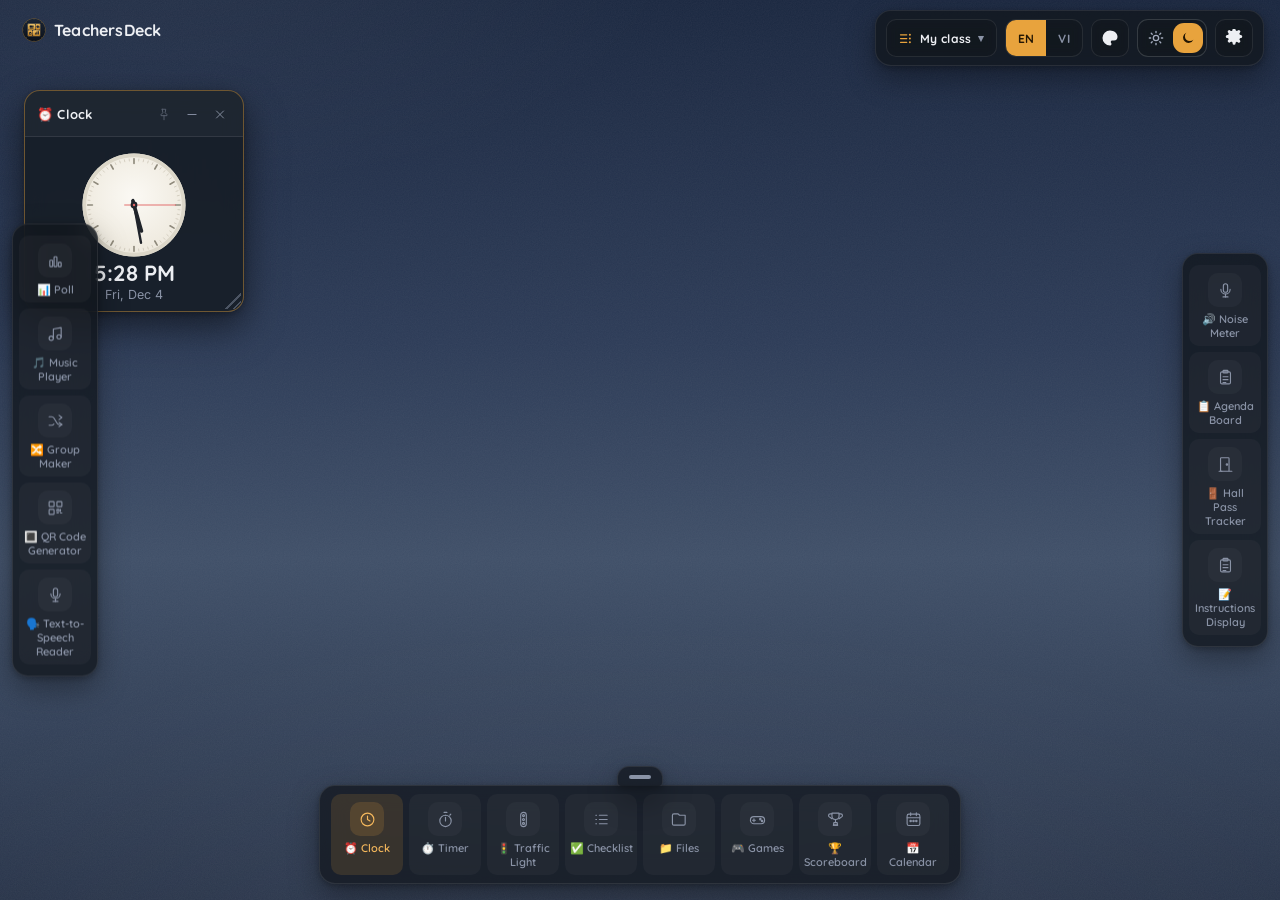
<file: site/index.html>
<!DOCTYPE html>
<html lang="en">
<head>
<meta charset="UTF-8">
<meta name="viewport" content="width=device-width, initial-scale=1.0">
<meta name="referrer" content="strict-origin-when-cross-origin">
<meta name="td-platform" content="classin">
<title>TeachersDeck</title>
<link rel="icon" type="image/png" sizes="32x32" href="icons/icon32.png">   <!-- the browser tab: the suite logo -->
<link rel="icon" type="image/png" sizes="128x128" href="icons/icon128.png">
<script src="js/mode.js?v=0.50.0-classin.2"></script>   <!-- first: Light or Dark before anything paints (the same file in every suite app) -->
<script src="js/edition.js?v=0.50.0-classin.2"></script>   <!-- first: says which app this is (js/app.js is shared with UniDeck) -->
<script src="js/platform.js?v=0.50.0-classin.2"></script>   <!-- second: TeachersDeck for ClassIn (tools/build_platform.py) -->
<script src="js/i18n.js?v=0.50.0-classin.2"></script>   <!-- translating by key: the same file in every suite app -->
<script src="js/usage.js?v=0.50.0-classin.2"></script>   <!-- anonymous usage statistics; Settings can turn it off (the same file in AdminDeck) -->
<link rel="stylesheet" href="css/style.css?v=0.50.0-classin.2">
<link rel="stylesheet" href="css/classin.css?v=0.50.0-classin.2">
<link rel="stylesheet" href="css/drawdeck.css?v=0.50.0-classin.2">
<link rel="stylesheet" href="css/mode.css?v=0.50.0-classin.2">
<link rel="stylesheet" href="css/light.css?v=0.50.0-classin.2">   <!-- Light mode only (html[data-mode=light]); generated by tools/gen_light_css.py -->
<link rel="stylesheet" href="css/bento.css?v=0.50.0-classin.2">   <!-- phones and tablets: the bento grid -->
<link rel="stylesheet" href="css/tellingtime.css?v=0.50.0-classin.2">   <!-- the Telling Time tile (the same file in StudentDeck) -->
<link rel="stylesheet" href="css/dockdrag.css?v=0.50.0-classin.2">   <!-- dragging launchers in the docks and the app tray (the same file in every suite app) -->
<link rel="stylesheet" href="css/themeart.css?v=0.50.0-classin.2">   <!-- a premium theme's own artwork from its pack (js/themeart.js) -->
<link rel="stylesheet" href="css/premium.css?v=0.50.0-classin.2">   <!-- TEST: premium themes (Glass Blue) -->
<link rel="stylesheet" href="css/scale.css?v=0.50.0-classin.2">
<link rel="stylesheet" href="css/dockstyle.css?v=0.50.0-classin.2">   <!-- TEST: Item Store dock styles (= studentdeck/css/dockstyle.css on item-store) -->   <!-- UI polish phase 1: widgets that grow with their window -->   <!-- phones and tablets: the bento grid -->
<link rel="stylesheet" href="css/facepicker.css?v=0.50.0-classin.2">   <!-- the Clock widget's face picker (the same file in StudentDeck) -->
<link rel="stylesheet" href="css/polish.css?v=0.50.0-classin.2">   <!-- UI polish phase 4: corners, title bars, depth, motion, backgrounds, empty states -->
<link rel="stylesheet" href="css/whiteboard.css?v=0.50.0-classin.2">   <!-- the Whiteboard background: ink layer, corner button, Backgrounds swatch -->
</head>
<body>

  <!-- Background canvas (theme lives here) -->
  <div id="bg-layer" class="bg-layer"></div>
  <div id="bg-overlay" class="bg-overlay"></div>

  <!-- Top bar -->
  <header class="topbar">
    <div class="brand">
      <img class="brand-mark" src="icons/icon48.png" width="24" height="24" alt="">
      <span class="brand-name">TeachersDeck</span>
    </div>

    <button class="xp-pill" id="xp-pill" type="button" title="My Stats &amp; XP — click to open" data-i18n-title="xp_pill_tip" aria-label="My Stats &amp; XP" data-i18n-aria="stats">
      <span class="xp-lv" id="xp-lv">Lv 1</span><span class="xp-bar" aria-hidden="true"><i id="xp-fill"></i></span><span class="xp-tot" id="xp-tot">0 XP</span><em class="xp-pop" id="xp-pop"></em>
    </button>
    <button class="badge-chip" id="badge-chip" type="button" aria-label="Badges earned" title="Badges" data-i18n-title="bd_h" data-i18n-aria="bd_h"><span aria-hidden="true">🏅</span><b id="badge-n">0</b></button>

    <!-- Top widget dock: left-justified, starts right after the brand name (up to 5 widget launchers) -->
    <nav class="dock-top-widgets" id="dock-top-widgets" aria-label="Top widget launcher"></nav>

    <div class="top-actions">
      <!-- Class switcher pill: shows the class that's currently open; its menu
           switches to another class (which reloads into that class's own deck).
           Part of the reassignable PILLS list, so it can live in the top pill
           row or be hidden from Settings like lang/theme. -->
      <div class="class-pill-wrap" id="class-pill-wrap">
        <button class="class-pill" id="class-pill" aria-haspopup="true" aria-expanded="false" title="Switch class" data-i18n-title="class_switch_label" aria-label="Switch class" data-i18n-aria="class_switch_label">
          <svg viewBox="0 0 24 24" class="class-pill-icon" aria-hidden="true"><path d="M4 6h10M4 12h10M4 18h10" stroke="currentColor" stroke-width="2" fill="none" stroke-linecap="round"/><circle cx="19" cy="6" r="1.6"/><circle cx="19" cy="12" r="1.6"/><circle cx="19" cy="18" r="1.6"/></svg>
          <span class="class-pill-name" id="class-pill-name"></span>
          <span class="class-pill-caret" aria-hidden="true">▾</span>
        </button>
        <div class="class-menu" id="class-menu" role="menu" hidden></div>
      </div>
      <div class="lang-toggle" id="lang-toggle" aria-label="Quick language switch"></div>
      <button class="icon-btn" id="btn-theme" title="Change theme" aria-label="Change theme" data-i18n-title="theme_title">
        <svg viewBox="0 0 24 24"><path d="M12 2a10 10 0 1 0 0 20c1.1 0 2-.9 2-2 0-.5-.2-1-.5-1.3-.3-.4-.5-.8-.5-1.3 0-1.1.9-2 2-2h2.3A5.2 5.2 0 0 0 22 10.2C22 5.7 17.5 2 12 2Z"/><circle cx="7" cy="11" r="1.3"/><circle cx="10.5" cy="7" r="1.3"/><circle cx="15" cy="7.5" r="1.3"/><circle cx="17.5" cy="11.5" r="1.3"/></svg>
      </button>
      <!-- Settings pill: always pinned as the last (rightmost) item wherever the
           pill row lives — see SETTINGS_PILL in buildTopDock(). Not part of the
           reassignable PILLS list, so it can't be hidden or reordered from the
           "Top bar pills" picker like lang/theme can. -->
      <div id="mode-toggle"></div>  <!-- Light / Dark (js/mode.js, css/mode.css): just left of Settings in every app -->
      <button class="icon-btn" id="btn-settings" title="Settings" aria-label="Settings" data-i18n-title="settings">
        <svg viewBox="0 0 24 24"><path d="M12 15a3 3 0 1 0 0-6 3 3 0 0 0 0 6Z"/><path d="M19.4 13a1.65 1.65 0 0 0 .33 1.82l.06.06a2 2 0 1 1-2.83 2.83l-.06-.06a1.65 1.65 0 0 0-1.82-.33 1.65 1.65 0 0 0-1 1.51V19a2 2 0 1 1-4 0v-.09A1.65 1.65 0 0 0 9 17.09a1.65 1.65 0 0 0-1.82.33l-.06.06a2 2 0 1 1-2.83-2.83l.06-.06A1.65 1.65 0 0 0 4.68 13 1.65 1.65 0 0 0 3.17 12H3a2 2 0 1 1 0-4h.09A1.65 1.65 0 0 0 4.68 6.87a1.65 1.65 0 0 0-.33-1.82l-.06-.06a2 2 0 1 1 2.83-2.83l.06.06c.5.5 1.21.66 1.82.33H9c.55-.24 1-.75 1-1.35V1a2 2 0 1 1 4 0v.09c0 .6.45 1.11 1 1.35h.09c.6.33 1.31.17 1.82-.33l.06-.06a2 2 0 1 1 2.83 2.83l-.06.06c-.5.5-.66 1.21-.33 1.82V7c.24.55.75 1 1.35 1H21a2 2 0 1 1 0 4h-.09c-.6 0-1.11.45-1.35 1Z"/></svg>
      </button>
    </div>
  </header>

  <!-- TeachersDeck surface -->
  <main id="wall" class="wall" aria-label="TeachersDeck"></main>

  <!-- Bottom dock, with the app-tray tab attached directly to its top edge —
       one visual unit, positioned together, so the line always sits flush
       against the dock regardless of how tall the dock's content makes it.
       Opens a full-screen grid of every widget, Android app-drawer style;
       always present regardless of layout mode, since it's the one
       guaranteed way to reach every widget when Compact mode has the side
       drawers hidden. -->
  <div class="dock-wrap" id="dock-wrap">
    <button class="app-tray-tab" id="app-tray-tab" aria-label="Open app tray" aria-expanded="false" data-i18n-aria="app_tray_open" title="Open app tray" data-i18n-title="app_tray_open">
      <span class="app-tray-tab-line"></span>
    </button>
    <nav class="dock" id="dock" aria-label="Widget launcher"></nav>
  </div>

  <!-- App tray: Android-style bottom sheet listing every widget, regardless
       of its dock placement or the current layout mode. -->
  <div class="app-tray-backdrop" id="app-tray-backdrop" hidden>
    <div class="app-tray" id="app-tray" role="dialog" aria-modal="true" aria-label="All widgets">
      <button class="app-tray-handle" id="app-tray-handle" aria-label="Close app tray" data-i18n-aria="app_tray_close" title="Close app tray" data-i18n-title="app_tray_close"></button>
      <p class="app-tray-title" data-i18n="app_tray_title">All widgets</p>
      <div class="app-tray-grid" id="app-tray-grid"></div>
    </div>
  </div>

  <!-- Left widget drawer (5 slots) -->
  <nav class="edge-dock edge-dock-left" id="dock-left" aria-label="Left widget launcher" hidden>
    <div class="edge-dock-items" id="dock-left-items"></div>
  </nav>

  <!-- Right widget drawer (5 slots) -->
  <nav class="edge-dock edge-dock-right" id="dock-right" aria-label="Right widget launcher" hidden>
    <div class="edge-dock-items" id="dock-right-items"></div>
  </nav>

  <!-- Top drawer: toggle pills (language, theme, future toggles), left-justified, 5 slots -->
  <div class="edge-dock edge-dock-top" id="dock-top" aria-label="Top toggle bar" hidden>
    <div class="edge-dock-items" id="pills-top"></div>
  </div>

  <!-- Theme drawer -->
  <div class="drawer" id="theme-drawer" hidden>
    <div class="drawer-head">
      <h2 data-i18n="theme_title">Theme</h2>
      <button class="icon-btn" id="theme-close" aria-label="Close" data-i18n-aria="close">
        <svg viewBox="0 0 24 24"><path d="M6 6l12 12M18 6L6 18" stroke="currentColor" stroke-width="2" fill="none" stroke-linecap="round"/></svg>
      </button>
    </div>
    <div class="drawer-body">
      <p class="drawer-label" data-i18n="mode_title">Mode</p>
      <div id="mode-switch"></div>

      <p class="drawer-label" data-td-label="theme">Theme</p>   <!-- TEST polish phase 2: Theme and Background are two settings -->
      <div class="ui-theme-grid" id="ui-themes"></div>
      <label class="switch-row" id="idle-clock-row" hidden><span>Watch face when idle</span><input type="checkbox" id="idle-clock-toggle"></label>   <!-- TEST polish phase 5 -->

      <p class="drawer-label" data-i18n="backgrounds">Backgrounds</p>
      <div class="swatch-grid" id="theme-presets"></div>
      <div class="bg-photo-state" id="bg-photo-state" hidden><span class="bg-photo-text">Using your image</span><button type="button" class="bg-photo-reset" id="bg-photo-reset">Use a background instead</button></div>
      <label class="switch-row" id="photo-tint-row" hidden><span>Tint my image</span><input type="checkbox" id="photo-tint-toggle"></label>
      <label class="switch-row" id="wallpaper-row" hidden><span>Moving wallpaper</span><input type="checkbox" id="wallpaper-toggle"></label>   <!-- a premium theme's animated wallpaper (js/wallpaper.js) -->

      <p class="drawer-label" data-td-label="dock">Dock</p>   <!-- TEST: Item Store dock styles -->
      <div class="dock-style-grid" id="dock-styles"></div>
      <div class="topbar-mode" id="radial-mode" role="group" aria-label="With Radial" hidden></div>
      <div id="floating-icons"></div>   <!-- TEST: floating icons, Pro, per dock -->   <!-- TEST: docks with the Radial menu -->
      <div class="topbar-mode" id="topbar-mode" role="group" aria-label="Top bar" hidden></div>   <!-- TEST: top bar drop-down -->

      <p class="drawer-label" data-i18n="your_image">Your image or logo</p>
      <label class="upload-row" for="bg-upload">
        <span data-i18n="upload_bg">Upload a background image</span>
        <input type="file" id="bg-upload" accept="image/*" hidden>
      </label>

      <label class="upload-row" for="logo-upload" hidden>
        <span data-i18n="upload_logo">Upload a school / company logo</span>
        <input type="file" id="logo-upload" accept="image/*" hidden>
      </label>
      <label class="switch-row">
        <span data-i18n="dim_bg">Dim background (better contrast)</span>
        <input type="checkbox" id="dim-toggle">
      </label>
    </div>
  </div>

  <!-- Settings drawer -->
  <div class="drawer" id="settings-drawer" hidden>
    <div class="drawer-head">
      <h2 data-i18n="settings_title">Settings</h2>
      <button class="icon-btn" id="settings-close" aria-label="Close" data-i18n-aria="close">
        <svg viewBox="0 0 24 24"><path d="M6 6l12 12M18 6L6 18" stroke="currentColor" stroke-width="2" fill="none" stroke-linecap="round"/></svg>
      </button>
    </div>
    <div class="drawer-body">
      <div class="pro-status-card" id="pro-status-card">
        <div class="pro-status-row">
          <span class="pro-badge" id="pro-badge">FREE</span>
          <span class="pro-status-text" id="pro-status-text" data-i18n="pro_status_free">You're on the Free plan</span>
        </div>
        <button class="primary-btn" id="pro-upgrade-open" data-i18n="pro_upgrade_btn">Upgrade to Pro</button>
        <div id="pro-license-row">
          <p class="dock-vis-hint" data-i18n="pro_license_label" style="margin-top:10px">Already purchased? Enter your license key</p>
          <div class="license-input-row">
            <input type="text" id="pro-license-input" data-i18n-placeholder="pro_license_placeholder" placeholder="TDPRO-XXXX-XXXX-XXXX">
            <button class="ghost-btn" id="pro-license-activate" data-i18n="pro_activate_btn" style="margin:0; width:auto; padding:9px 14px;">Activate</button>
          </div>
        </div>
      </div>

      <p class="drawer-label" id="classes-section" data-i18n="classes_section">Classes</p>
      <p class="dock-vis-hint" data-i18n="classes_hint">Each class keeps its own roster, widgets, layout and theme. Switching opens that class.</p>
      <p class="dock-vis-hint" id="classes-summary"></p>
      <div class="btn-row"><button type="button" class="wbtn" id="class-builder-open" data-i18n="cb_open" style="margin-bottom:20px">Open Class Builder…</button></div>

      <p class="drawer-label" data-i18n="language_section">Language</p>
      <label class="upload-row" for="lang-select-1" style="cursor:default">
        <span data-i18n="quick_lang_1">Quick language 1</span>
        <select id="lang-select-1"></select>
      </label>
      <label class="upload-row" for="lang-select-2" style="cursor:default; margin-bottom:20px">
        <span data-i18n="quick_lang_2">Quick language 2</span>
        <select id="lang-select-2"></select>
      </label>

      <p class="drawer-label" data-i18n="layout_mode_section">Layout mode</p>
      <p class="dock-vis-hint" data-i18n="layout_mode_hint">Choose how docks and the widget tray are arranged</p>
      <div class="layout-mode-grid" id="layout-mode-grid"></div>

      <p class="drawer-label" data-i18n="emoji_section" style="margin-top:20px">Widget icons</p>
      <label class="switch-row"><span data-i18n="show_emojis_label">Show emoji icons</span><input type="checkbox" id="show-emojis-toggle"></label>
      <label class="switch-row"><span data-i18n="show_xp_label">Show XP in the header</span><input type="checkbox" id="show-xp-toggle"></label>
      <label class="switch-row"><span data-usage-label>Share anonymous usage statistics (no names or class data)</span><input type="checkbox" id="usage-stats-toggle"></label>
      <p class="dock-vis-hint lock-hint" id="emoji-lock-hint" data-i18n="layout_lock_hint" hidden>Set by the layout mode above.</p>

      <p class="drawer-label" data-i18n="wm_title" style="margin-top:20px">Manage widgets</p>
      <p class="dock-vis-hint" id="wm-settings-sum"></p>
      <div class="btn-row"><button type="button" class="wbtn" id="wm-open" data-i18n="wm_open">Manage widgets…</button></div>

      <p class="drawer-label" data-i18n="dock_buttons" style="margin-top:20px">Dock buttons</p>
      <p class="dock-vis-hint" data-i18n="dock_buttons_hint">Choose where each widget's launcher lives</p>
      <p class="dock-vis-hint lock-hint" id="dock-buttons-lock-hint" data-i18n="layout_lock_hint" hidden>Set by the layout mode above.</p>
      <div class="dock-vis-list" id="dock-vis-list"></div>

      <p class="drawer-label" data-i18n="drawers_section" style="margin-top:20px">Side drawers</p>
      <label class="switch-row"><span data-i18n="drawer_left_visible_label">Show left drawer</span><input type="checkbox" id="drawer-left-visible"></label>
      <label class="switch-row"><span data-i18n="drawer_right_visible_label">Show right drawer</span><input type="checkbox" id="drawer-right-visible"></label>
      <p class="dock-vis-hint lock-hint" id="drawers-lock-hint" data-i18n="layout_lock_hint" hidden>Set by the layout mode above.</p>
      <label class="switch-row"><span><span data-i18n="dock_autohide_label">Hide the bottom dock until I hover its tab</span> <span class="wm-info" tabindex="0" title="The dock slides away and only its small tab stays at the bottom edge. Point at the tab (or press Tab to a dock button) to bring it back." data-i18n-title="dock_autohide_hint" aria-label="The dock slides away and only its small tab stays at the bottom edge. Point at the tab (or press Tab to a dock button) to bring it back." data-i18n-aria="dock_autohide_hint">ⓘ</span></span><input type="checkbox" id="dock-autohide-toggle"></label>
      <label class="switch-row"><span><span data-i18n="accept_admin_theme_label">Accept school themes from AdminDeck</span> <span class="wm-info" tabindex="0" title="When your school's admin sends a background, it is applied once to the class that is open. You can change it afterwards." data-i18n-title="accept_admin_theme_hint" aria-label="When your school's admin sends a background, it is applied once to the class that is open. You can change it afterwards." data-i18n-aria="accept_admin_theme_hint">ⓘ</span></span><input type="checkbox" id="accept-admin-theme"></label>

      <p class="drawer-label" data-i18n="gdrive_section" style="margin-top:20px">Google documents</p>
      <p class="dock-vis-hint" data-i18n="gdrive_hint">Word, PowerPoint and Excel files shown full screen are converted to Google Docs, Slides and Sheets in a &ldquo;TeachersDeck Converted&rdquo; folder in your Google Drive (Pro).</p>
      <label class="switch-row"><span data-i18n="gdrive_remove_copy">Remove the Google copy when I close the document</span><input type="checkbox" id="gdrive-remove-copy"></label>
      <button type="button" class="wbtn" id="gdrive-delete-all" data-i18n="gdrive_delete_all" style="margin-top:6px">Delete converted files</button>

      <p class="drawer-label" data-i18n="pills_section" style="margin-top:20px">Top bar pills</p>
      <p class="dock-vis-hint" data-i18n="pills_section_hint">Where the language switch, theme button and Light / Dark switch appear when the top drawer is on</p>
      <label class="upload-row" for="pill-place-classes" style="cursor:default">
        <span data-i18n="pill_classes_label">Class switcher</span>
        <select id="pill-place-classes">
          <option value="top" data-i18n="placement_shown">Shown</option>
          <option value="hidden" data-i18n="placement_hidden">Hidden</option>
        </select>
      </label>
      <label class="upload-row" for="pill-place-lang" style="cursor:default">
        <span data-i18n="pill_lang_label">Language switch</span>
        <select id="pill-place-lang">
          <option value="top" data-i18n="placement_shown">Shown</option>
          <option value="hidden" data-i18n="placement_hidden">Hidden</option>
        </select>
      </label>
      <label class="upload-row" for="pill-place-theme" style="cursor:default">
        <span data-i18n="pill_theme_label">Theme button</span>
        <select id="pill-place-theme">
          <option value="top" data-i18n="placement_shown">Shown</option>
          <option value="hidden" data-i18n="placement_hidden">Hidden</option>
        </select>
      </label>
      <label class="upload-row" for="pill-place-mode" style="cursor:default">
        <span data-i18n="pill_mode_label">Light / Dark switch</span>
        <select id="pill-place-mode">
          <option value="top" data-i18n="placement_shown">Shown</option>
          <option value="hidden" data-i18n="placement_hidden">Hidden</option>
        </select>
      </label>

      <p class="drawer-label" data-i18n="calendar_system_label" style="margin-top:20px">Date system</p>
      <select id="calendar-system-select" style="width:100%; margin-bottom:4px"></select>

      <p class="drawer-label" style="margin-top:20px" data-i18n="layout_label">Layout</p>
      <button class="ghost-btn" id="reset-layout" data-i18n="reset_layout">Reset widget positions</button>
      <button class="ghost-btn danger" id="reset-all" data-i18n="reset_all">Reset everything</button>

      <p class="drawer-label" style="margin-top:20px" data-i18n="demo_section">Demo</p>
      <p class="dock-vis-hint" data-i18n="demo_settings_hint">Explore the Cloud features (Cloud Class, Class Activity, Notes Home, progress reports and sync) with sample data. Nothing is sent and your own classes are not touched.</p>
      <button class="ghost-btn" id="td-demo-toggle" data-i18n="demo_try_label">Try the Cloud demo</button>
      <p class="app-version" id="app-version"></p>
    </div>
  </div>

  <div class="toast" id="toast" hidden></div>

  <!-- Pro upgrade modal -->
  <div class="pro-modal-backdrop" id="pro-modal-backdrop" hidden>
    <div class="pro-modal" role="dialog" aria-modal="true">
      <div class="drawer-head">
        <h2 data-i18n="pro_modal_title">Upgrade to TeachersDeck Pro</h2>
        <button class="icon-btn" id="pro-modal-close" aria-label="Close" data-i18n-aria="close">
          <svg viewBox="0 0 24 24"><path d="M6 6l12 12M18 6L6 18" stroke="currentColor" stroke-width="2" fill="none" stroke-linecap="round"/></svg>
        </button>
      </div>
      <div class="drawer-body">
        <p class="dock-vis-hint" data-i18n="pro_modal_subtitle">Monthly or yearly, paid by bank transfer (VietQR). Unlocks on this device.</p>

        <div class="plan-grid">
          <div class="plan-col">
            <p class="plan-title" data-i18n="plan_free_title">Free</p>
            <ul class="plan-list">
              <li data-i18n="plan_free_f1"></li>
              <li data-i18n="plan_free_f2"></li>
              <li data-i18n="plan_free_f3"></li>
            </ul>
          </div>
          <div class="plan-col plan-col-pro">
            <p class="plan-title" data-i18n="plan_pro_title">Pro</p>
            <ul class="plan-list">
              <li data-i18n="plan_pro_f1"></li>
              <li data-i18n="plan_pro_f2"></li>
              <li data-i18n="plan_pro_f3"></li>
              <li data-i18n="plan_pro_f4"></li>
            </ul>
          </div>
        </div>

        <!-- v0.41.0: Pro by VietQR. Step 1 picks the plan and the email the key goes to; the backend (createOrder) prices
             it and mints a note token (TD K7Q4M9) for the transfer note. Step 2 shows the QR and waits: the owner
             matches the token on the bank statement, and Pro switches on here by itself (getOrder). No cards. -->
        <div class="pay-step" id="pay-step-1">
          <p class="drawer-label pay-heading" data-i18n="pay_choose_heading">Choose your plan</p>
          <div class="pay-plans" id="pay-plans" role="radiogroup">
            <label class="pay-plan"><input type="radio" name="pay-plan" value="monthly"><span class="pay-plan-name" data-i18n="pay_plan_monthly">Monthly</span><span class="pay-plan-price" id="pay-price-monthly"></span></label>
            <label class="pay-plan"><input type="radio" name="pay-plan" value="annual" checked><span class="pay-plan-name" data-i18n="pay_plan_annual">Yearly</span><span class="pay-plan-price" id="pay-price-annual"></span></label>
            <label class="pay-plan"><input type="radio" name="pay-plan" value="founding"><span class="pay-plan-name" data-i18n="pay_plan_founding">Founding Teacher (yearly)</span><span class="pay-plan-price" id="pay-price-founding"></span><span class="pay-plan-note" data-i18n="pay_plan_founding_note">For the first 100 teachers</span></label>
          </div>
          <p class="dock-vis-hint" id="pay-renew-note" hidden></p>
          <label class="drawer-label" for="pay-email" data-i18n="pay_email_label">Email for your key</label>
          <input type="email" id="pay-email" autocomplete="email" placeholder="name@example.com">
          <label class="drawer-label" for="pay-name" data-i18n="pay_name_label">Your name (optional)</label>
          <input type="text" id="pay-name" autocomplete="name" maxlength="100">
          <button type="button" class="primary-btn" id="pay-start" style="width:100%; margin-top:12px" data-i18n="pay_start_btn">Show the payment QR</button>
          <p class="dock-vis-hint" id="pay-start-msg" role="alert" hidden></p>
        </div>

        <div class="pay-step" id="pay-step-2" hidden>
          <p class="drawer-label pay-heading" data-i18n="pay_scan_heading">Scan with your banking app</p>
          <div class="qr-box" id="vietqr-qr-box"></div>
          <p class="pay-amount" id="pay-amount"></p>
          <p class="dock-vis-hint" style="text-align:center" data-i18n="pay_note_label">Transfer note — keep it exactly as it is:</p>
          <div class="pay-token-row"><span class="pay-token" id="pay-token"></span><button type="button" class="ghost-btn" id="pay-token-copy" data-i18n="pay_copy">Copy</button></div>
          <div class="vietqr-account-details" id="vietqr-account-details"></div>
          <p class="dock-vis-hint pay-wait" id="pay-wait" data-i18n="pay_waiting">Waiting for your payment. We match transfers by hand, usually within one working day. You can close this window: Pro switches on here by itself and your key is emailed to you.</p>
          <p class="dock-vis-hint" style="text-align:center"><a href="#" id="pay-cancel-local" data-i18n="pay_start_over">Start over with a different plan</a></p>
        </div>
      </div>
    </div>
  </div>

  <script src="js/qrcode-lib.js?v=0.50.0-classin.2"></script>
  <script src="js/jszip.min.js?v=0.50.0-classin.2"></script>
  <script src="js/lesson-template.js?v=0.50.0-classin.2"></script>
  <!-- Cloud Class (optional): see js/firebase-config.js to enable -->
  <script src="js/vendor/firebase-app-compat.js?v=0.50.0-classin.2"></script>
  <script src="js/vendor/firebase-auth-compat.js?v=0.50.0-classin.2"></script>
  <script src="js/vendor/firebase-firestore-compat.js?v=0.50.0-classin.2"></script>
  <script src="js/vendor/firebase-functions-compat.js?v=0.50.0-classin.2"></script>
  <script src="js/firebase-config.js?v=0.50.0-classin.2"></script>
  <script src="js/ext-signin.js?v=0.50.0-classin.2"></script>
  <script src="js/backend.js?v=0.50.0-classin.2"></script>   <!-- where the server functions live (lights-on): before the cloud code -->
  <script src="js/cloud.js?v=0.50.0-classin.2"></script>
  <script src="js/demo.js?v=0.50.0-classin.2"></script>
  <!-- Office files shown full screen via Google Drive (Pro): client IDs in google-config.js -->
  <script src="js/google-config.js?v=0.50.0-classin.2"></script>
  <script src="js/gdrive.js?v=0.50.0-classin.2"></script>
  <script src="js/drivepick.js?v=0.50.0-classin.2"></script>   <!-- Google Drive in the Files widget (the same file in StudentDeck and AdminDeck) -->
  <script src="games/games.js?v=0.50.0-classin.2"></script>
  <script src="js/watermark.js?v=0.50.0-classin.2"></script>
  <script src="js/drawdeck.js?v=0.50.0-classin.2"></script>
  <script src="js/tellingtime.js?v=0.50.0-classin.2"></script>   <!-- Telling Time: the clock engine, then the tile (the same files in StudentDeck) -->
<script src="js/tellingtime-tile.js?v=0.50.0-classin.2"></script>
  <script src="js/store-core.js?v=0.50.0-classin.2"></script>   <!-- TEST: draws premium faces, meters, lights (= studentdeck/js/store-core.js on item-store) -->
  <script src="js/premium-packs.js?v=0.50.0-classin.2"></script>
  <script src="js/tdstore.js?v=0.50.0-classin.2"></script>   <!-- after the packs, before app.js: the Shop in the LMS editions and the items bought there -->
  <script src="js/themeart.js?v=0.50.0-classin.2"></script>   <!-- draws a premium theme's artwork (Noel, Tết) from its pack -->
  <script src="js/wallpaper.js?v=0.50.0-classin.2"></script>   <!-- animated wallpapers for premium themes (WebGL; the theme's gradient is the fallback) -->
  <script src="js/dockstyle.js?v=0.50.0-classin.2"></script>   <!-- TEST: draws the dock styles -->   <!-- TEST: the Glass Blue packs -->
  <script src="js/whiteboard.js?v=0.50.0-classin.2"></script>   <!-- after drawdeck.js and dockstyle.js, before app.js: the Whiteboard background (ink layer + corner radial menu) -->
  <script src="js/facepicker.js?v=0.50.0-classin.2"></script>   <!-- before app.js: the Clock widget's face picker (the same file in StudentDeck) -->
<script src="js/dockdrag.js?v=0.50.0-classin.2"></script>   <!-- before app.js: dragging launchers (the same file in every suite app) -->
  <script src="js/winmove.js?v=0.50.0-classin.2"></script>
<script src="js/app-core.js?v=0.50.0-classin.2"></script>   <!-- js/app.js in page order (teachersdeck/app-parts.json): keep the order -->
<script src="js/app-i18n.js?v=0.50.0-classin.2"></script>
<script src="js/app-shell.js?v=0.50.0-classin.2"></script>
<script src="js/app-widgets-class.js?v=0.50.0-classin.2"></script>
<script src="js/app-xp-badges.js?v=0.50.0-classin.2"></script>
<script src="js/app-files-games.js?v=0.50.0-classin.2"></script>
<script src="js/app-calendar.js?v=0.50.0-classin.2"></script>
<script src="js/app-lesson-poll-noise.js?v=0.50.0-classin.2"></script>
<script src="js/app-media-wave1.js?v=0.50.0-classin.2"></script>
<script src="js/app-tools.js?v=0.50.0-classin.2"></script>
<script src="js/app-settings.js?v=0.50.0-classin.2"></script>
<script src="js/app-cloud-class.js?v=0.50.0-classin.2"></script>
<script src="js/app-class-builder.js?v=0.50.0-classin.2"></script>
<script src="js/app.js?v=0.50.0-classin.2"></script>
  <script src="js/classin.js?v=0.50.0-classin.2"></script>
  <script src="js/update.js?v=0.50.0-classin.2"></script>
  <script src="js/bento.js?v=0.50.0-classin.2"></script>   <!-- after app.js: the widget wall as a bento grid on phones and tablets -->
  <script src="js/agentdeck-app.js?v=0.50.0-classin.2"></script>   <!-- the floating help button: AgentDeck in its in-app mode (loads js/agentdeck.js; the same file in AdminDeck and ParentDeck) -->
</body>
</html>
</file>
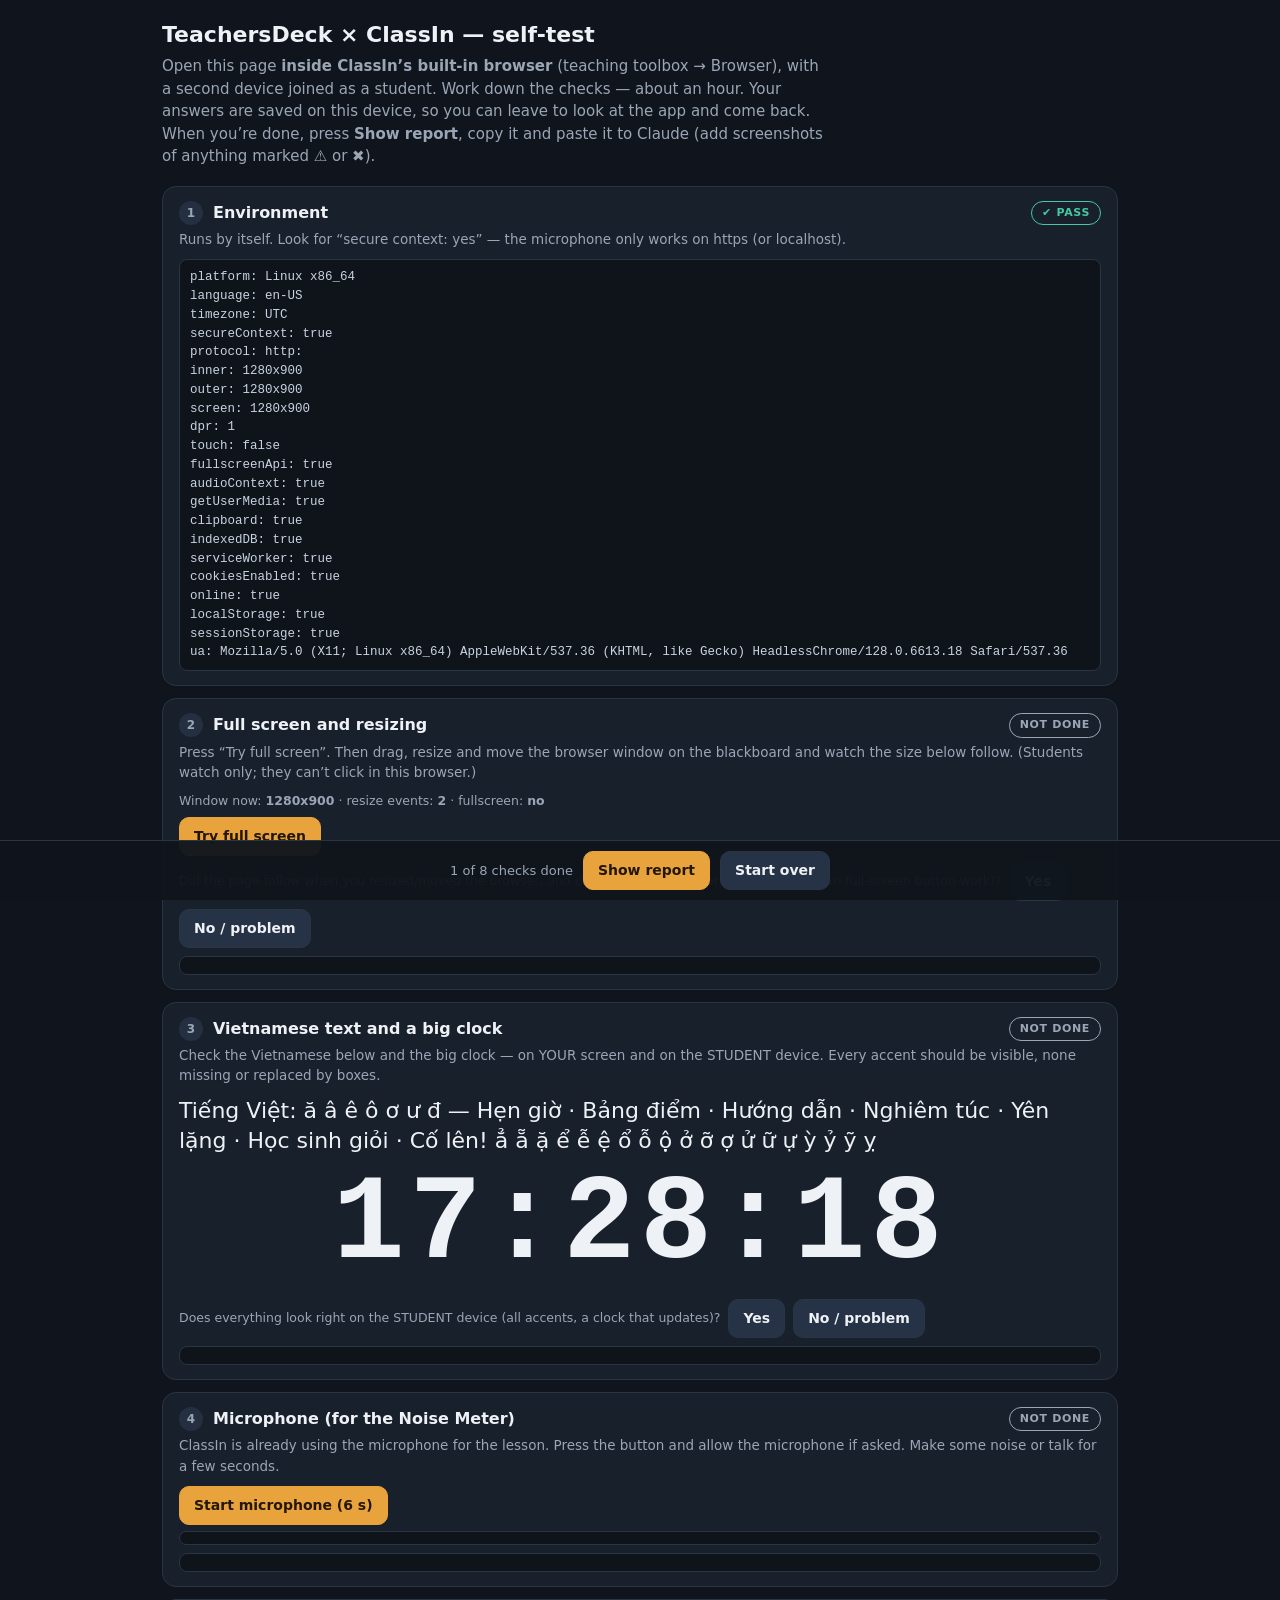
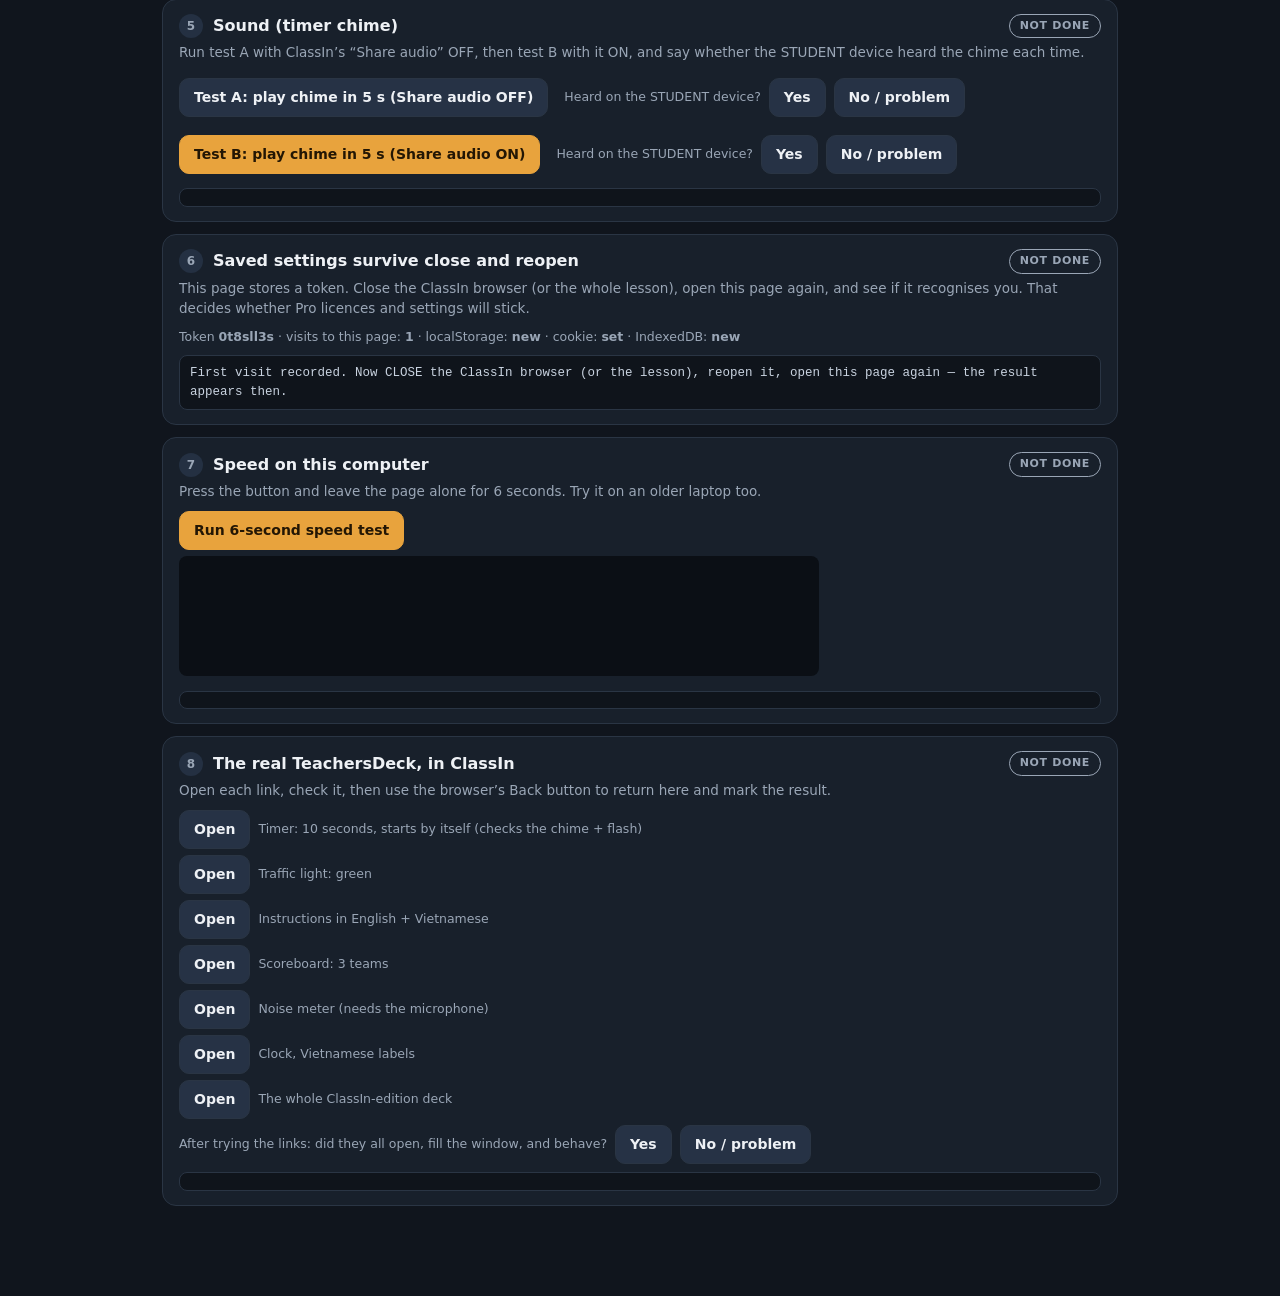
<file: classin-check.html>
<!DOCTYPE html>
<html lang="en">
<head>
<meta charset="UTF-8">
<meta name="viewport" content="width=device-width, initial-scale=1.0">
<title>TeachersDeck × ClassIn — self-test</title>
<style>
  :root{ --bg:#10151d; --card:#18202b; --line:#2a3544; --txt:#eef1f5; --lo:#9aa6b6; --amber:#e8a33d; --ok:#46c9a0; --warn:#e8a33d; --bad:#ef7a5a; }
  *{ box-sizing:border-box; } html,body{ margin:0; background:var(--bg); color:var(--txt); font:15px/1.5 system-ui,-apple-system,'Segoe UI',Roboto,sans-serif; }
  header{ padding:18px 22px 6px; max-width:1000px; margin:0 auto; } h1{ margin:0 0 4px; font-size:22px; } header p{ margin:4px 0; color:var(--lo); max-width:70ch; }
  main{ max-width:1000px; margin:0 auto; padding:8px 22px 90px; display:grid; gap:12px; }
  .card{ background:var(--card); border:1px solid var(--line); border-radius:14px; padding:14px 16px; } .card h2{ margin:0 0 4px; font-size:16px; display:flex; align-items:center; gap:10px; flex-wrap:wrap; }
  .num{ display:inline-grid; place-items:center; width:24px; height:24px; border-radius:50%; background:#243042; font-size:12px; color:var(--lo); }
  .how{ margin:2px 0 10px; color:var(--lo); font-size:13.5px; }
  .chip{ margin-left:auto; font-size:11px; font-weight:800; letter-spacing:.06em; text-transform:uppercase; padding:3px 10px; border-radius:99px; border:1px solid currentColor; } .chip.pending{ color:var(--lo); } .chip.pass{ color:var(--ok); } .chip.warn{ color:var(--warn); } .chip.fail{ color:var(--bad); }
  button,.btn{ font:inherit; font-size:14px; font-weight:600; color:var(--txt); background:#263245; border:1px solid var(--line); border-radius:10px; padding:8px 14px; cursor:pointer; text-decoration:none; display:inline-block; } button:hover,.btn:hover{ border-color:var(--amber); } button.go{ background:var(--amber); color:#231604; border-color:var(--amber); }
  button.yes:hover{ border-color:var(--ok); } button.no:hover{ border-color:var(--bad); } .row{ display:flex; gap:8px; flex-wrap:wrap; align-items:center; margin:6px 0; }
  .out{ font:12.5px/1.5 ui-monospace,Menlo,Consolas,monospace; color:#c9d3e0; background:#0f141b; border:1px solid var(--line); border-radius:8px; padding:8px 10px; white-space:pre-wrap; word-break:break-word; margin-top:8px; min-height:1.5em; }
  .vn{ font-size:22px; line-height:1.4; } .clock{ font:800 clamp(40px,12vw,120px)/1 ui-monospace,Menlo,Consolas,monospace; letter-spacing:.04em; text-align:center; padding:8px 0; }
  .meter{ height:14px; border-radius:99px; background:#0f141b; border:1px solid var(--line); overflow:hidden; } .meter i{ display:block; height:100%; width:0; background:var(--ok); transition:width .08s linear; }
  #bar{ position:fixed; left:0; right:0; bottom:0; background:rgba(16,21,29,.96); border-top:1px solid var(--line); padding:10px 16px; display:flex; gap:10px; align-items:center; flex-wrap:wrap; justify-content:center; z-index:5; }
  #bar .prog{ color:var(--lo); font-size:13px; } textarea{ width:100%; min-height:200px; font:12px/1.45 ui-monospace,Menlo,Consolas,monospace; color:#dbe3ee; background:#0b0f15; border:1px solid var(--line); border-radius:10px; padding:10px; resize:vertical; }
  a.link{ color:var(--amber); } .small{ font-size:12.5px; color:var(--lo); }
</style>
</head>
<body>
<header>
  <h1>TeachersDeck × ClassIn — self-test</h1>
  <p>Open this page <b>inside ClassIn’s built-in browser</b> (teaching toolbox → Browser), with a second device joined as a student. Work down the checks — about an hour. Your answers are saved on this device, so you can leave to look at the app and come back. When you’re done, press <b>Show report</b>, copy it and paste it to Claude (add screenshots of anything marked ⚠ or ✖).</p>
</header>
<main id="main"></main>
<div id="bar">
  <span class="prog" id="prog"></span>
  <button class="go" id="show">Show report</button>
  <button id="reset">Start over</button>
</div>
<div style="max-width:1000px;margin:0 auto;padding:0 22px 110px" id="reportBox" hidden>
  <div class="card"><h2>Report <span class="small">— copy all of it</span></h2>
    <div class="row"><button id="copy" class="go">Copy</button><button id="selall">Select all</button><button id="dl">Download .json</button></div>
    <textarea id="report" readonly></textarea></div>
</div>

<script>
(function(){
  'use strict';
  var KEY = 'td_classin_check_v1', BUILD = 'classin.1';
  var R; try{ R = JSON.parse(localStorage.getItem(KEY)); }catch(e){} if(!R || typeof R !== 'object') R = {};
  R.checks = R.checks || {}; R.visits = (R.visits || 0) + 1; R.firstSeen = R.firstSeen || new Date().toISOString();
  function save(){ try{ localStorage.setItem(KEY, JSON.stringify(R)); }catch(e){} }
  function $(s, r){ return (r || document).querySelector(s); }
  function el(tag, attrs, html){ var e = document.createElement(tag); if(attrs) for(var k in attrs) e.setAttribute(k, attrs[k]); if(html != null) e.innerHTML = html; return e; }
  function esc(s){ return String(s).replace(/[&<>]/g, function(c){ return { '&':'&amp;', '<':'&lt;', '>':'&gt;' }[c]; }); }

  var CHECKS = [
    { id:'env',     title:'Environment',                  how:'Runs by itself. Look for “secure context: yes” — the microphone only works on https (or localhost).' },
    { id:'fs',      title:'Full screen and resizing',      how:'Press “Try full screen”. Then drag, resize and move the browser window on the blackboard and watch the size below follow. (Students watch only; they can’t click in this browser.)' },
    { id:'text',    title:'Vietnamese text and a big clock', how:'Check the Vietnamese below and the big clock — on YOUR screen and on the STUDENT device. Every accent should be visible, none missing or replaced by boxes.' },
    { id:'mic',     title:'Microphone (for the Noise Meter)', how:'ClassIn is already using the microphone for the lesson. Press the button and allow the microphone if asked. Make some noise or talk for a few seconds.' },
    { id:'audio',   title:'Sound (timer chime)',           how:'Run test A with ClassIn’s “Share audio” OFF, then test B with it ON, and say whether the STUDENT device heard the chime each time.' },
    { id:'persist', title:'Saved settings survive close and reopen', how:'This page stores a token. Close the ClassIn browser (or the whole lesson), open this page again, and see if it recognises you. That decides whether Pro licences and settings will stick.' },
    { id:'perf',    title:'Speed on this computer',        how:'Press the button and leave the page alone for 6 seconds. Try it on an older laptop too.' },
    { id:'app',     title:'The real TeachersDeck, in ClassIn', how:'Open each link, check it, then use the browser’s Back button to return here and mark the result.' }
  ];
  var main = $('#main');
  function chipHtml(id){ var c = R.checks[id] || {}; var s = c.status || 'pending', lab = { pending:'not done', pass:'✔ pass', warn:'⚠ check', fail:'✖ problem' }[s]; return '<span class="chip ' + s + '">' + lab + '</span>'; }
  function setCheck(id, status, detail, data){ R.checks[id] = { status:status, detail:detail || '', data:data || null, at:new Date().toISOString() }; save(); var c = $('#c-' + id + ' .chip'); if(c) c.outerHTML = chipHtml(id); out(id, detail); progress(); }
  function out(id, txt){ var o = $('#c-' + id + ' .out'); if(o) o.textContent = txt || ''; }
  function ask(id, label, onYes, onNo){ var r = el('div', { class:'row' }, '<span class="small">' + label + '</span>'); var y = el('button', { class:'yes' }, 'Yes'), n = el('button', { class:'no' }, 'No / problem'); y.onclick = onYes; n.onclick = onNo; r.appendChild(y); r.appendChild(n); return r; }
  function progress(){ var done = CHECKS.filter(function(c){ return R.checks[c.id] && R.checks[c.id].status !== 'pending'; }).length; $('#prog').textContent = done + ' of ' + CHECKS.length + ' checks done'; }

  CHECKS.forEach(function(c, i){
    var card = el('section', { class:'card', id:'c-' + c.id }, '<h2><span class="num">' + (i + 1) + '</span>' + esc(c.title) + chipHtml(c.id) + '</h2><p class="how">' + c.how + '</p><div class="body"></div><div class="out"></div>');
    main.appendChild(card);
  });
  function body(id){ return $('#c-' + id + ' .body'); }

  /* 1 environment */
  (function(){
    var d = { ua:navigator.userAgent, platform:navigator.platform, language:navigator.language, timezone:(Intl.DateTimeFormat().resolvedOptions().timeZone || ''), secureContext:window.isSecureContext, protocol:location.protocol, url:location.href,
      inner:innerWidth + 'x' + innerHeight, outer:outerWidth + 'x' + outerHeight, screen:screen.width + 'x' + screen.height, dpr:window.devicePixelRatio, touch:('ontouchstart' in window) || navigator.maxTouchPoints > 0,
      fullscreenApi:!!(document.documentElement.requestFullscreen || document.documentElement.webkitRequestFullscreen), audioContext:!!(window.AudioContext || window.webkitAudioContext), getUserMedia:!!(navigator.mediaDevices && navigator.mediaDevices.getUserMedia),
      clipboard:!!(navigator.clipboard && navigator.clipboard.writeText), indexedDB:!!window.indexedDB, serviceWorker:'serviceWorker' in navigator, cookiesEnabled:navigator.cookieEnabled, online:navigator.onLine };
    try{ localStorage.setItem('__t', '1'); localStorage.removeItem('__t'); d.localStorage = true; }catch(e){ d.localStorage = false; }
    try{ sessionStorage.setItem('__t', '1'); sessionStorage.removeItem('__t'); d.sessionStorage = true; }catch(e){ d.sessionStorage = false; }
    R.env = d; var bad = !d.secureContext || !d.localStorage || !d.audioContext;
    var lines = []; for(var k in d) if(k !== 'ua' && k !== 'url') lines.push(k + ': ' + d[k]); lines.push('ua: ' + d.ua);
    setCheck('env', bad ? 'warn' : 'pass', lines.join('\n'), d);
  })();

  /* 2 full screen + resize */
  (function(){
    var b = body('fs'), n = 0, last = '', log = [];
    var live = el('div', { class:'small' }); b.appendChild(live);
    function upd(){ last = innerWidth + 'x' + innerHeight; live.innerHTML = 'Window now: <b>' + last + '</b> · resize events: <b>' + n + '</b> · fullscreen: <b>' + (document.fullscreenElement ? 'yes' : 'no') + '</b>'; }
    window.addEventListener('resize', function(){ n++; log.push(last = innerWidth + 'x' + innerHeight); if(log.length > 12) log.shift(); upd(); }); document.addEventListener('fullscreenchange', upd); upd();
    var row = el('div', { class:'row' }); var bf = el('button', { class:'go' }, 'Try full screen'); var fsRes = '';
    bf.onclick = function(){ var d = document, r; try{ r = d.fullscreenElement ? d.exitFullscreen() : d.documentElement.requestFullscreen(); }catch(e){ fsRes = 'threw: ' + e.message; out('fs', fsRes); return; }
      if(r && r.then) r.then(function(){ fsRes = 'fullscreen request accepted'; out('fs', fsRes); }).catch(function(e){ fsRes = 'fullscreen refused: ' + (e && e.name) + ' ' + (e && e.message); out('fs', fsRes); }); else { fsRes = 'no promise returned'; out('fs', fsRes); } };
    row.appendChild(bf); b.appendChild(row);
    b.appendChild(ask('fs', 'Did the page follow when you resized/moved the browser, and did full screen work (or does ClassIn’s own full-screen button work)?',
      function(){ setCheck('fs', 'pass', (fsRes || 'fullscreen not tried') + '\nresize events seen: ' + n + '\nlast sizes: ' + log.join(', ')); },
      function(){ setCheck('fs', 'fail', (fsRes || 'fullscreen not tried') + '\nresize events seen: ' + n + '\nlast sizes: ' + log.join(', ') + '\n(user reported a problem)'); }));
  })();

  /* 3 Vietnamese + big clock */
  (function(){
    var b = body('text');
    b.innerHTML = '<div class="vn">Tiếng Việt: ă â ê ô ơ ư đ — Hẹn giờ · Bảng điểm · Hướng dẫn · Nghiêm túc · Yên lặng · Học sinh giỏi · Cố lên! ẳ ẵ ặ ể ễ ệ ổ ỗ ộ ở ỡ ợ ử ữ ự ỳ ỷ ỹ ỵ</div><div class="clock" id="bigclock">00:00:00</div>';
    function tick(){ var d = new Date(), p = function(x){ return String(x).padStart(2, '0'); }; var c = $('#bigclock'); if(c) c.textContent = p(d.getHours()) + ':' + p(d.getMinutes()) + ':' + p(d.getSeconds()); } tick(); setInterval(tick, 1000);
    b.appendChild(ask('text', 'Does everything look right on the STUDENT device (all accents, a clock that updates)?', function(){ setCheck('text', 'pass', 'Vietnamese + big clock OK on student device'); }, function(){ setCheck('text', 'fail', 'Vietnamese/clock problem on a device — add a screenshot'); }));
  })();

  /* 4 microphone */
  (function(){
    var b = body('mic'), row = el('div', { class:'row' }), btn = el('button', { class:'go' }, 'Start microphone (6 s)'), m = el('div', { class:'meter' }, '<i></i>'); row.appendChild(btn); b.appendChild(row); b.appendChild(m);
    btn.onclick = async function(){
      var info = { permission:'?' }; try{ var p = await navigator.permissions.query({ name:'microphone' }); info.permission = p.state; }catch(e){}
      if(!navigator.mediaDevices || !navigator.mediaDevices.getUserMedia){ setCheck('mic', 'fail', 'getUserMedia is not available here (secure context: ' + window.isSecureContext + ')', info); return; }
      var stream; try{ stream = await navigator.mediaDevices.getUserMedia({ audio:true }); }catch(e){ info.error = (e && e.name) + ': ' + (e && e.message); setCheck('mic', 'fail', 'Microphone refused → ' + info.error + '\npermission was: ' + info.permission + '\nThis is the expected failure if ClassIn holds the mic. The Noise Meter then shows a help message instead.', info); return; }
      var tr = stream.getAudioTracks()[0]; info.device = tr ? tr.label : ''; info.settings = tr && tr.getSettings ? tr.getSettings() : {};
      var AC = window.AudioContext || window.webkitAudioContext, ac = new AC(); try{ await ac.resume(); }catch(e){} var src = ac.createMediaStreamSource(stream), an = ac.createAnalyser(); an.fftSize = 1024; src.connect(an);
      var max = 0, t0 = performance.now(), buf = new Uint8Array(an.fftSize);
      (function loop(){ an.getByteTimeDomainData(buf); var s = 0; for(var i = 0; i < buf.length; i++){ var v = (buf[i] - 128) / 128; s += v * v; } var rms = Math.sqrt(s / buf.length); max = Math.max(max, rms); m.firstChild.style.width = Math.min(100, rms * 400) + '%';
        if(performance.now() - t0 < 6000) requestAnimationFrame(loop); else { stream.getTracks().forEach(function(t){ t.stop(); }); ac.close(); info.maxLevel = +max.toFixed(4);
          setCheck('mic', max > 0.02 ? 'pass' : 'warn', (max > 0.02 ? 'Microphone works alongside ClassIn.' : 'Microphone opened but the level stayed flat — did you make noise? Is it muted or captured by ClassIn?') + '\ndevice: ' + info.device + '\nmax level: ' + info.maxLevel + '\npermission: ' + info.permission, info); } })();
    };
  })();

  /* 5 sound */
  (function(){
    var b = body('audio'), res = R.audioRes || {}; function chime(){ var AC = window.AudioContext || window.webkitAudioContext, ac = new AC(); try{ ac.resume(); }catch(e){} var n = ac.currentTime + 0.05;
      [880, 1109, 1319, 1760].forEach(function(f, i){ var o = ac.createOscillator(), g = ac.createGain(); o.frequency.value = f; g.gain.setValueAtTime(0.0001, n + i * 0.26); g.gain.linearRampToValueAtTime(0.4, n + i * 0.26 + 0.02); g.gain.exponentialRampToValueAtTime(0.0001, n + i * 0.26 + 0.55); o.connect(g); g.connect(ac.destination); o.start(n + i * 0.26); o.stop(n + i * 0.26 + 0.6); });
      return { state:ac.state, sampleRate:ac.sampleRate, outputLatency:ac.outputLatency, baseLatency:ac.baseLatency }; }
    function eval_(){ var a = res.A, bb = res.B; var st = (bb === true) ? 'pass' : (bb === false || a === true) ? 'warn' : (a === false && bb === undefined) ? 'pending' : 'pending';
      if(bb === true) st = 'pass'; else if(bb === false) st = 'fail'; else if(a !== undefined) st = 'warn'; else st = 'pending';
      var msg = 'A (Share audio OFF): students heard = ' + (res.A === undefined ? '—' : res.A) + '\nB (Share audio ON): students heard = ' + (res.B === undefined ? '—' : res.B) + '\n' + (bb === true ? 'Chime reaches students when Share audio is ON — the on-screen flash is the fallback when it is off.' : bb === false ? 'Even with Share audio ON students heard nothing — report this; the flash cue is then the only signal.' : 'Run test B too.');
      R.audioRes = res; setCheck('audio', st, msg, res); }
    ['A', 'B'].forEach(function(k){ var row = el('div', { class:'row' }); var bt = el('button', k === 'B' ? { class:'go' } : {}, 'Test ' + k + ': play chime in 5 s (Share audio ' + (k === 'A' ? 'OFF' : 'ON') + ')'); var cd = el('span', { class:'small' });
      bt.onclick = function(){ var n = 5; cd.textContent = ' ' + n; var iv = setInterval(function(){ n--; cd.textContent = ' ' + n; if(n <= 0){ clearInterval(iv); var inf = chime(); cd.textContent = ' played (context: ' + inf.state + ')'; res['ctx' + k] = inf; save(); } }, 1000); };
      row.appendChild(bt); row.appendChild(cd); row.appendChild(ask('audio', 'Heard on the STUDENT device?', function(){ res[k] = true; eval_(); }, function(){ res[k] = false; eval_(); })); b.appendChild(row); });
  })();

  /* 6 persistence */
  (function(){
    var b = body('persist'), P = 'td_classin_persist_v1', prev = null; try{ prev = JSON.parse(localStorage.getItem(P)); }catch(e){}
    var now = { token:(prev && prev.token) || Math.random().toString(36).slice(2, 10), visits:((prev && prev.visits) || 0) + 1, first:(prev && prev.first) || new Date().toISOString() };
    try{ localStorage.setItem(P, JSON.stringify(now)); }catch(e){}
    try{ sessionStorage.setItem(P, now.token); }catch(e){} try{ document.cookie = 'td_classin_t=' + now.token + '; max-age=31536000; path=/; SameSite=Lax'; }catch(e){}
    var cookieOk = document.cookie.indexOf('td_classin_t=') !== -1, idb = 'checking…';
    var line = el('div', { class:'small' }); b.appendChild(line);
    function paint(){ line.innerHTML = 'Token <b>' + now.token + '</b> · visits to this page: <b>' + now.visits + '</b> · localStorage: <b>' + (prev ? 'KEPT from an earlier visit' : 'new') + '</b> · cookie: <b>' + (cookieOk ? 'set' : 'blocked') + '</b> · IndexedDB: <b>' + idb + '</b>'; }
    paint();
    try{ var rq = indexedDB.open('td_classin_check', 1); rq.onupgradeneeded = function(){ rq.result.createObjectStore('k'); }; rq.onsuccess = function(){ var db = rq.result; var tx = db.transaction('k', 'readwrite'); var st = tx.objectStore('k'); var g = st.get('t'); g.onsuccess = function(){ var had = g.result; st.put(now.token, 't'); idb = had ? 'KEPT (' + had + ')' : 'new'; paint(); finish(had); }; }; rq.onerror = function(){ idb = 'failed'; paint(); finish(null); }; }catch(e){ idb = 'unavailable'; paint(); finish(null); }
    function finish(had){ var d = { token:now.token, visits:now.visits, localStorageKept:!!prev, cookie:cookieOk, indexedDBKept:!!had };
      if(now.visits === 1){ setCheck('persist', 'pending', 'First visit recorded. Now CLOSE the ClassIn browser (or the lesson), reopen it, open this page again — the result appears then.', d); }
      else { var kept = d.localStorageKept; setCheck('persist', kept ? 'pass' : 'fail', kept ? 'Saved settings survived: localStorage kept (visits: ' + now.visits + ', cookie: ' + (cookieOk ? 'yes' : 'no') + ', IndexedDB kept: ' + d.indexedDBKept + ').' : 'Storage was EMPTY on a return visit — settings and Pro licences would not stick in this browser.', d); } }
  })();

  /* 7 performance */
  (function(){
    var b = body('perf'), row = el('div', { class:'row' }), btn = el('button', { class:'go' }, 'Run 6-second speed test'), cv = el('canvas', { width:'640', height:'120', style:'width:100%;max-width:640px;border-radius:8px;background:#0b0f15' }); row.appendChild(btn); b.appendChild(row); b.appendChild(cv);
    btn.onclick = function(){ var ctx = cv.getContext('2d'), frames = [], last = performance.now(), t0 = last, n = 0;
      (function f(now){ frames.push(now - last); last = now; n++; ctx.clearRect(0, 0, 640, 120); for(var i = 0; i < 160; i++){ ctx.fillStyle = 'hsl(' + ((i * 5 + n * 3) % 360) + ',70%,60%)'; ctx.fillRect((i * 4 + n * 2) % 640, 60 + Math.sin((i + n / 4) / 6) * 50, 8, 8); }
        if(now - t0 < 6000) requestAnimationFrame(f); else done(); })(performance.now());
      function done(){ var fr = frames.slice(2).sort(function(a, b){ return a - b; }), avg = fr.reduce(function(a, b){ return a + b; }, 0) / fr.length, p95 = fr[Math.floor(fr.length * .95)], long = fr.filter(function(x){ return x > 50; }).length, fps = 1000 / avg;
        var t1 = performance.now(), x = 0; for(var i = 0; i < 3e6; i++) x += Math.sin(i); var cpu = Math.round(performance.now() - t1);
        var d = { avgFps:+fps.toFixed(1), p95FrameMs:+p95.toFixed(1), framesOver50ms:long, cpuBenchMs:cpu };
        setCheck('perf', fps >= 50 && cpu < 400 ? 'pass' : fps >= 30 ? 'warn' : 'fail', 'average ' + d.avgFps + ' fps · slowest-5% frame ' + d.p95FrameMs + ' ms · frames over 50 ms: ' + long + ' · CPU benchmark ' + cpu + ' ms\n(60 fps and under 400 ms is smooth; note which computer this was)', d); }
    };
  })();

  /* 8 the real app */
  (function(){
    var b = body('app'), ed = 'edition=classin';
    var links = [ ['Timer: 10 seconds, starts by itself (checks the chime + flash)', 'index.html?' + ed + '&w=timer&sec=10&go=1'], ['Traffic light: green', 'index.html?' + ed + '&w=traffic&light=green'], ['Instructions in English + Vietnamese', 'index.html?' + ed + '&w=instructions&title=Speaking%20pairs&titlevi=N%C3%B3i%20theo%20c%E1%BA%B7p&steps=Greet%20your%20partner~Ch%C3%A0o%20b%E1%BA%A1n|Ask%20three%20questions~H%E1%BB%8Fi%20ba%20c%C3%A2u'],
      ['Scoreboard: 3 teams', 'index.html?' + ed + '&w=scoreboard&teams=Lions,Tigers,Bears'], ['Noise meter (needs the microphone)', 'index.html?' + ed + '&w=noise&go=1'], ['Clock, Vietnamese labels', 'index.html?' + ed + '&w=clock&lang=vi'], ['The whole ClassIn-edition deck', 'index.html?' + ed] ];
    var ul = el('div', { class:'small' }); links.forEach(function(l){ ul.appendChild(el('div', { class:'row' }, '<a class="btn" href="' + l[1] + '">Open</a><span>' + esc(l[0]) + '</span>')); }); b.appendChild(ul);
    b.appendChild(ask('app', 'After trying the links: did they all open, fill the window, and behave?', function(){ setCheck('app', 'pass', 'TeachersDeck links work in ClassIn'); }, function(){ setCheck('app', 'fail', 'Some link had a problem — say which, with a screenshot'); }));
  })();

  /* report */
  function report(){
    var L = ['# TeachersDeck × ClassIn self-test report', '', 'Build: ' + BUILD + ' · Taken: ' + new Date().toISOString() + ' · Page visits: ' + R.visits, 'Page: ' + location.href, ''];
    L.push('| # | Check | Result | Notes |', '|---|---|---|---|');
    CHECKS.forEach(function(c, i){ var k = R.checks[c.id] || {}; var lab = { pending:'not done', pass:'PASS', warn:'CHECK', fail:'PROBLEM' }[k.status || 'pending']; L.push('| ' + (i + 1) + ' | ' + c.title + ' | ' + lab + ' | ' + String(k.detail || '').split('\n').join(' ⏎ ').replace(/\|/g, '/') + ' |'); });
    L.push('', '```json', JSON.stringify({ build:BUILD, env:R.env, checks:R.checks }, null, 1), '```'); return L.join('\n');
  }
  $('#show').onclick = function(){ $('#report').value = report(); $('#reportBox').hidden = false; $('#reportBox').scrollIntoView({ behavior:'smooth' }); };
  $('#selall').onclick = function(){ $('#report').focus(); $('#report').select(); };
  $('#copy').onclick = function(){ var t = $('#report'); t.value = report(); t.focus(); t.select(); var ok = false; try{ ok = document.execCommand('copy'); }catch(e){} if(!ok && navigator.clipboard) navigator.clipboard.writeText(t.value).then(function(){ ok = true; }); $('#copy').textContent = ok ? 'Copied ✔' : 'Select the text and copy it by hand'; setTimeout(function(){ $('#copy').textContent = 'Copy'; }, 2500); };
  $('#dl').onclick = function(){ var a = el('a', { href:URL.createObjectURL(new Blob([JSON.stringify({ build:BUILD, env:R.env, checks:R.checks }, null, 1)], { type:'application/json' })), download:'classin-selftest.json' }); document.body.appendChild(a); a.click(); a.remove(); };
  $('#reset').onclick = function(){ if(confirm('Clear all answers on this page?')){ try{ localStorage.removeItem(KEY); }catch(e){} location.reload(); } };
  save(); progress();
})();
</script>
</body>
</html>
</file>
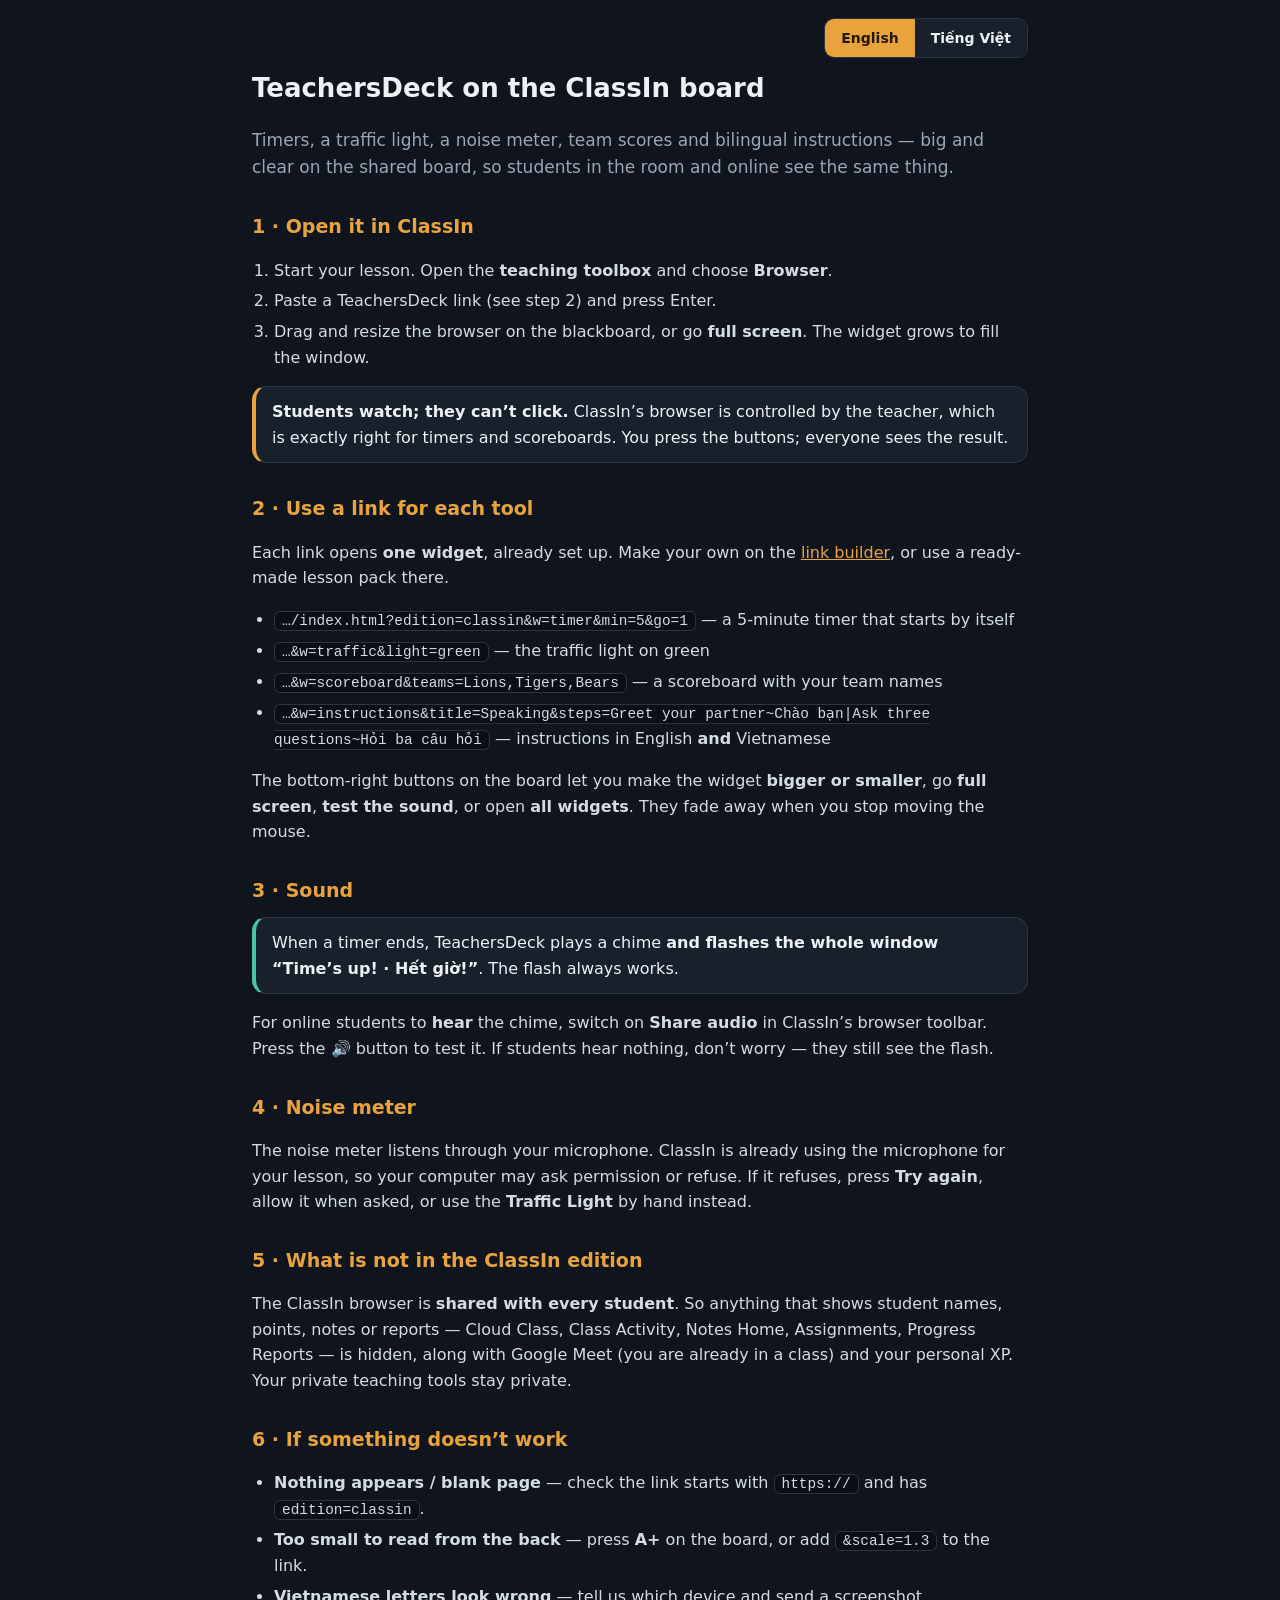
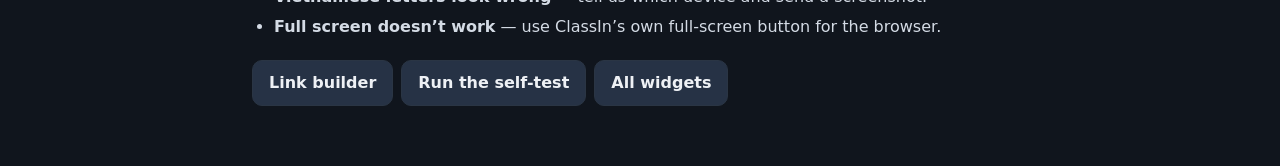
<file: classin-guide.html>
<!DOCTYPE html>
<html lang="en">
<head>
<meta charset="UTF-8">
<meta name="viewport" content="width=device-width, initial-scale=1.0">
<meta name="td-edition" content="classin">
<title>TeachersDeck × ClassIn — quick start</title>
<!-- Vietnamese text below was written by Claude: have a native speaker check it before customers see it (scoping study, section 5.1). -->
<style>
  :root{ --bg:#10151d; --card:#18202b; --line:#2a3544; --txt:#eef1f5; --lo:#9aa6b6; --amber:#e8a33d; --ok:#46c9a0; }
  *{ box-sizing:border-box; } html,body{ margin:0; background:var(--bg); color:var(--txt); font:16px/1.6 system-ui,-apple-system,'Segoe UI',Roboto,sans-serif; }
  .wrap{ max-width:820px; margin:0 auto; padding:18px 22px 60px; } .top{ display:flex; gap:12px; align-items:center; justify-content:space-between; flex-wrap:wrap; }
  h1{ font-size:26px; margin:10px 0 4px; } h2{ font-size:19px; margin:30px 0 6px; color:var(--amber); } p,li{ color:#d4dbe5; } .lead{ color:var(--lo); font-size:17px; }
  ol,ul{ padding-left:22px; } li{ margin:5px 0; } code{ background:#0b0f15; border:1px solid var(--line); padding:1px 7px; border-radius:6px; font-size:.9em; }
  .card{ background:var(--card); border:1px solid var(--line); border-radius:14px; padding:12px 16px; margin:12px 0; } .tip{ border-left:4px solid var(--amber); } .ok{ border-left:4px solid var(--ok); }
  a{ color:var(--amber); } .seg{ display:inline-flex; border:1px solid var(--line); border-radius:10px; overflow:hidden; } .seg button{ font:inherit; font-size:14px; font-weight:600; color:var(--txt); background:#18202b; border:0; padding:8px 16px; cursor:pointer; } .seg button.on{ background:var(--amber); color:#231604; }
  .btnrow a{ display:inline-block; margin:4px 8px 4px 0; padding:9px 16px; border-radius:10px; background:#263245; border:1px solid var(--line); text-decoration:none; color:var(--txt); font-weight:600; } .btnrow a:hover{ border-color:var(--amber); }
  div[lang=vi]{ display:none; } body.vi div[lang=vi]{ display:block; } body.vi div[lang=en]{ display:none; }   /* scoped to the two content blocks: <html lang> changes too */
  @media print{ .top .seg, .btnrow{ display:none; } html,body{ background:#fff; color:#000; } p,li{ color:#222; } .card{ border-color:#bbb; background:#fff; } h2{ color:#a05d00; } }
</style>
</head>
<body>
<div class="wrap">
  <div class="top"><div></div><div class="seg"><button id="b-en" class="on">English</button><button id="b-vi">Tiếng Việt</button></div></div>

  <!-- ================= English ================= -->
  <div lang="en">
    <h1>TeachersDeck on the ClassIn board</h1>
    <p class="lead">Timers, a traffic light, a noise meter, team scores and bilingual instructions — big and clear on the shared board, so students in the room and online see the same thing.</p>

    <h2>1 · Open it in ClassIn</h2>
    <ol>
      <li>Start your lesson. Open the <b>teaching toolbox</b> and choose <b>Browser</b>.</li>
      <li>Paste a TeachersDeck link (see step 2) and press Enter.</li>
      <li>Drag and resize the browser on the blackboard, or go <b>full screen</b>. The widget grows to fill the window.</li>
    </ol>
    <div class="card tip"><b>Students watch; they can’t click.</b> ClassIn’s browser is controlled by the teacher, which is exactly right for timers and scoreboards. You press the buttons; everyone sees the result.</div>

    <h2>2 · Use a link for each tool</h2>
    <p>Each link opens <b>one widget</b>, already set up. Make your own on the <a href="classin-links.html">link builder</a>, or use a ready-made lesson pack there.</p>
    <ul>
      <li><code>…/index.html?edition=classin&amp;w=timer&amp;min=5&amp;go=1</code> — a 5-minute timer that starts by itself</li>
      <li><code>…&amp;w=traffic&amp;light=green</code> — the traffic light on green</li>
      <li><code>…&amp;w=scoreboard&amp;teams=Lions,Tigers,Bears</code> — a scoreboard with your team names</li>
      <li><code>…&amp;w=instructions&amp;title=Speaking&amp;steps=Greet your partner~Chào bạn|Ask three questions~Hỏi ba câu hỏi</code> — instructions in English <b>and</b> Vietnamese</li>
    </ul>
    <p>The bottom-right buttons on the board let you make the widget <b>bigger or smaller</b>, go <b>full screen</b>, <b>test the sound</b>, or open <b>all widgets</b>. They fade away when you stop moving the mouse.</p>

    <h2>3 · Sound</h2>
    <div class="card ok">When a timer ends, TeachersDeck plays a chime <b>and flashes the whole window “Time’s up! · Hết giờ!”</b>. The flash always works.</div>
    <p>For online students to <b>hear</b> the chime, switch on <b>Share audio</b> in ClassIn’s browser toolbar. Press the 🔊 button to test it. If students hear nothing, don’t worry — they still see the flash.</p>

    <h2>4 · Noise meter</h2>
    <p>The noise meter listens through your microphone. ClassIn is already using the microphone for your lesson, so your computer may ask permission or refuse. If it refuses, press <b>Try again</b>, allow it when asked, or use the <b>Traffic Light</b> by hand instead.</p>

    <h2>5 · What is not in the ClassIn edition</h2>
    <p>The ClassIn browser is <b>shared with every student</b>. So anything that shows student names, points, notes or reports — Cloud Class, Class Activity, Notes Home, Assignments, Progress Reports — is hidden, along with Google Meet (you are already in a class) and your personal XP. Your private teaching tools stay private.</p>

    <h2>6 · If something doesn’t work</h2>
    <ul>
      <li><b>Nothing appears / blank page</b> — check the link starts with <code>https://</code> and has <code>edition=classin</code>.</li>
      <li><b>Too small to read from the back</b> — press <b>A+</b> on the board, or add <code>&amp;scale=1.3</code> to the link.</li>
      <li><b>Vietnamese letters look wrong</b> — tell us which device and send a screenshot.</li>
      <li><b>Full screen doesn’t work</b> — use ClassIn’s own full-screen button for the browser.</li>
    </ul>
    <div class="btnrow"><a href="classin-links.html">Link builder</a><a href="classin-check.html">Run the self-test</a><a href="index.html?edition=classin">All widgets</a></div>
  </div>

  <!-- ================= Tiếng Việt ================= -->
  <div lang="vi">
    <h1>TeachersDeck trên bảng ClassIn</h1>
    <p class="lead">Hẹn giờ, đèn giao thông, đo độ ồn, bảng điểm theo đội và hướng dẫn song ngữ — to, rõ trên bảng dùng chung, để học sinh trong lớp và học sinh online cùng nhìn thấy.</p>

    <h2>1 · Mở trong ClassIn</h2>
    <ol>
      <li>Bắt đầu buổi học. Mở <b>hộp công cụ giảng dạy</b> và chọn <b>Trình duyệt</b>.</li>
      <li>Dán liên kết TeachersDeck (xem bước 2) rồi nhấn Enter.</li>
      <li>Kéo và đổi cỡ trình duyệt trên bảng đen, hoặc chọn <b>toàn màn hình</b>. Widget sẽ phóng to vừa khung.</li>
    </ol>
    <div class="card tip"><b>Học sinh chỉ xem, không bấm được.</b> Trình duyệt của ClassIn do giáo viên điều khiển — rất phù hợp với hẹn giờ và bảng điểm. Bạn bấm nút, cả lớp nhìn thấy kết quả.</div>

    <h2>2 · Mỗi công cụ một liên kết</h2>
    <p>Mỗi liên kết mở <b>một widget</b> đã cài sẵn. Tự tạo liên kết trong <a href="classin-links.html">trang tạo liên kết</a>, hoặc dùng các bộ bài học làm sẵn ở đó.</p>
    <ul>
      <li><code>…/index.html?edition=classin&amp;w=timer&amp;min=5&amp;go=1</code> — hẹn giờ 5 phút, tự chạy</li>
      <li><code>…&amp;w=traffic&amp;light=green</code> — đèn giao thông màu xanh</li>
      <li><code>…&amp;w=scoreboard&amp;teams=Lions,Tigers,Bears</code> — bảng điểm với tên các đội của bạn</li>
      <li><code>…&amp;w=instructions&amp;title=Speaking&amp;steps=Greet your partner~Chào bạn|Ask three questions~Hỏi ba câu hỏi</code> — hướng dẫn bằng tiếng Anh <b>và</b> tiếng Việt</li>
    </ul>
    <p>Các nút ở góc dưới bên phải giúp <b>phóng to/thu nhỏ</b> widget, <b>toàn màn hình</b>, <b>thử âm thanh</b>, hoặc mở <b>tất cả widget</b>. Chúng tự mờ đi khi bạn ngừng di chuyển chuột.</p>

    <h2>3 · Âm thanh</h2>
    <div class="card ok">Khi hẹn giờ kết thúc, TeachersDeck phát tiếng chuông <b>và làm nhấp nháy cả màn hình “Hết giờ! · Time’s up!”</b>. Hiệu ứng nhấp nháy luôn hoạt động.</div>
    <p>Để học sinh online <b>nghe</b> được tiếng chuông, hãy bật <b>Chia sẻ âm thanh</b> trên thanh công cụ trình duyệt của ClassIn. Nhấn nút 🔊 để thử. Nếu học sinh không nghe thấy cũng không sao — các em vẫn nhìn thấy màn hình nhấp nháy.</p>

    <h2>4 · Đo độ ồn</h2>
    <p>Công cụ đo độ ồn dùng micro của bạn. ClassIn đang dùng micro cho buổi học nên máy tính có thể hỏi quyền hoặc từ chối. Nếu bị từ chối, hãy nhấn <b>Thử lại</b>, cho phép khi được hỏi, hoặc dùng <b>Đèn giao thông</b> thủ công.</p>

    <h2>5 · Những gì không có trong phiên bản ClassIn</h2>
    <p>Trình duyệt ClassIn được <b>chia sẻ cho mọi học sinh</b>. Vì vậy mọi thứ hiển thị tên học sinh, điểm, ghi chú hay báo cáo — Cloud Class, Class Activity, Notes Home, Assignments, Progress Reports — đều được ẩn, cùng với Google Meet (bạn đã ở trong lớp) và điểm XP cá nhân. Công cụ giảng dạy riêng của bạn vẫn được giữ kín.</p>

    <h2>6 · Nếu có sự cố</h2>
    <ul>
      <li><b>Không hiện gì / trang trắng</b> — kiểm tra liên kết bắt đầu bằng <code>https://</code> và có <code>edition=classin</code>.</li>
      <li><b>Quá nhỏ, ngồi cuối lớp không đọc được</b> — nhấn <b>A+</b> trên bảng, hoặc thêm <code>&amp;scale=1.3</code> vào liên kết.</li>
      <li><b>Chữ tiếng Việt hiển thị sai</b> — cho chúng tôi biết thiết bị nào và gửi ảnh chụp màn hình.</li>
      <li><b>Toàn màn hình không hoạt động</b> — dùng nút toàn màn hình của chính ClassIn cho trình duyệt.</li>
    </ul>
    <div class="btnrow"><a href="classin-links.html">Tạo liên kết</a><a href="classin-check.html">Chạy bài tự kiểm tra</a><a href="index.html?edition=classin">Tất cả widget</a></div>
  </div>
</div>
<script>
  (function(){ var b = document.body, en = document.getElementById('b-en'), vi = document.getElementById('b-vi');
    function set(l){ b.classList.toggle('vi', l === 'vi'); en.classList.toggle('on', l !== 'vi'); vi.classList.toggle('on', l === 'vi'); document.documentElement.lang = l; try{ localStorage.setItem('td_guide_lang', l); }catch(e){} }
    en.onclick = function(){ set('en'); }; vi.onclick = function(){ set('vi'); };
    var q = new URLSearchParams(location.search).get('lang'), s = null; try{ s = localStorage.getItem('td_guide_lang'); }catch(e){}
    set(q || s || ((navigator.language || '').toLowerCase().indexOf('vi') === 0 ? 'vi' : 'en')); })();
</script>
</body>
</html>
</file>
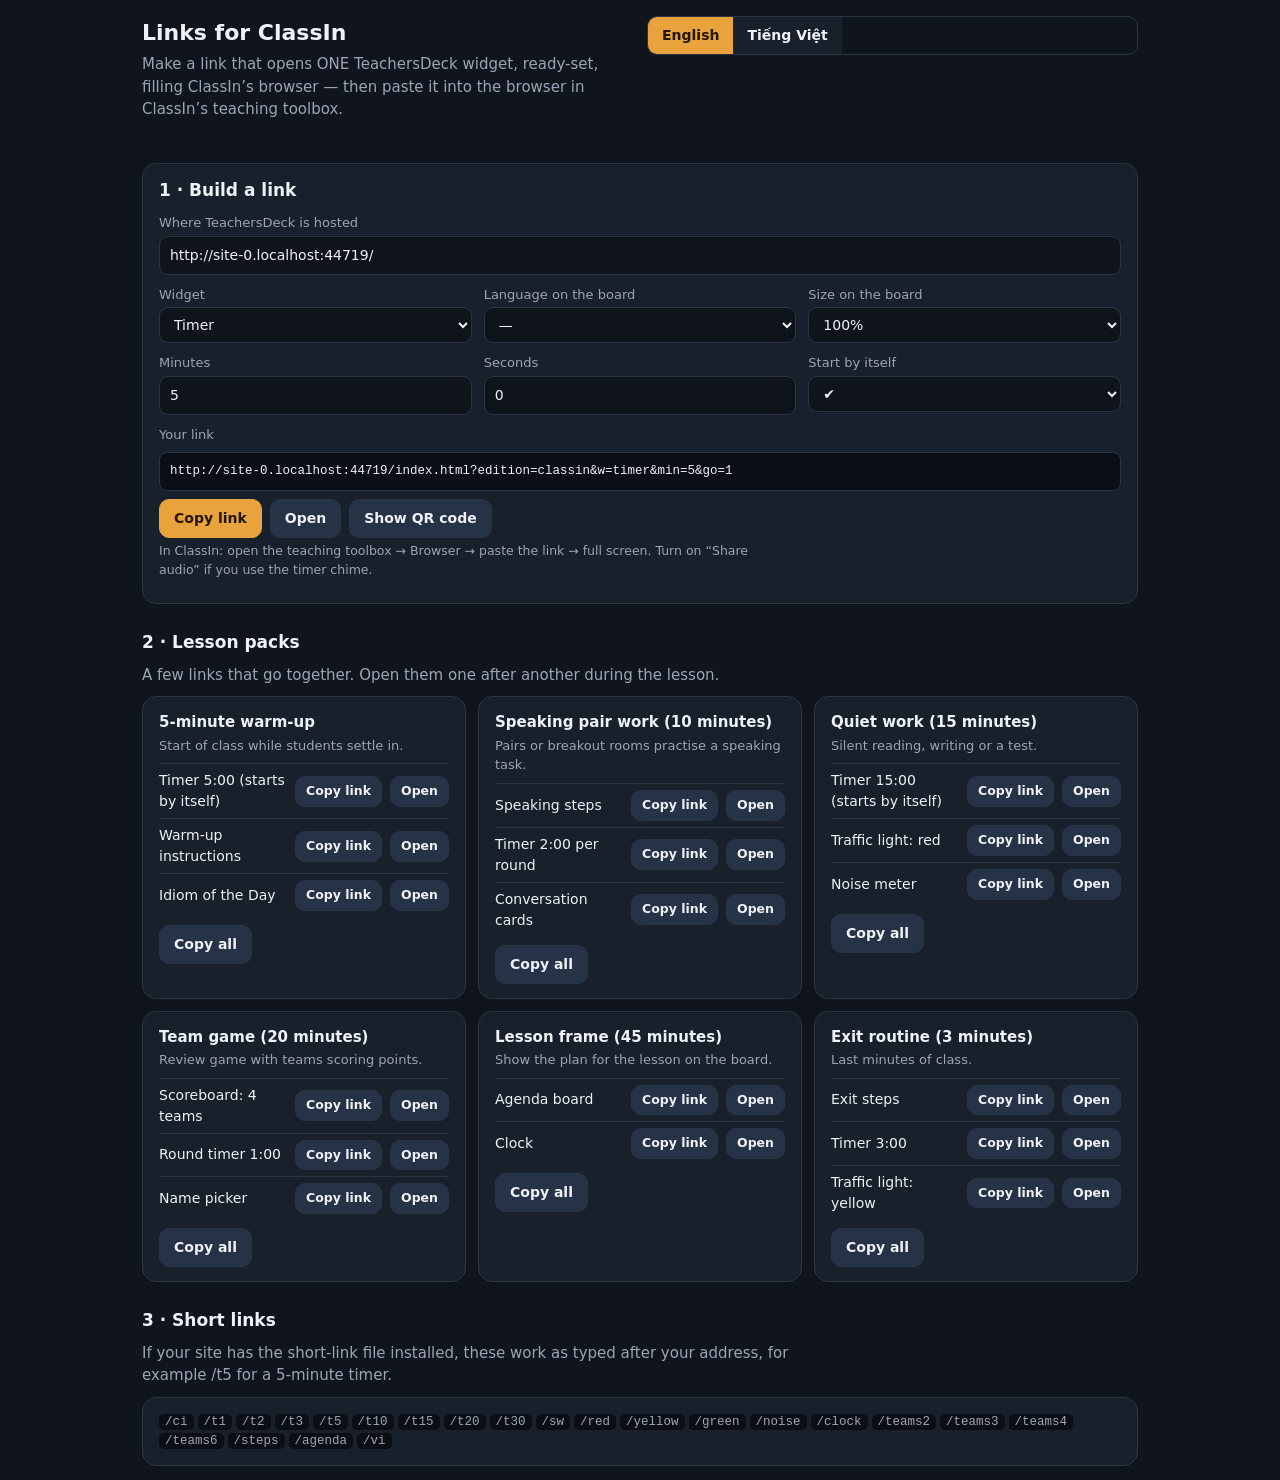
<file: classin-links.html>
<!DOCTYPE html>
<html lang="en">
<head>
<meta charset="UTF-8">
<meta name="viewport" content="width=device-width, initial-scale=1.0">
<meta name="td-edition" content="classin">
<title>TeachersDeck × ClassIn — links</title>
<style>
  :root{ --bg:#10151d; --card:#18202b; --line:#2a3544; --txt:#eef1f5; --lo:#9aa6b6; --amber:#e8a33d; }
  *{ box-sizing:border-box; } html,body{ margin:0; background:var(--bg); color:var(--txt); font:15px/1.5 system-ui,-apple-system,'Segoe UI',Roboto,sans-serif; }
  header,main{ max-width:1040px; margin:0 auto; padding:16px 22px; } header{ display:flex; gap:14px; align-items:flex-start; flex-wrap:wrap; } header div{ flex:1 1 420px; } h1{ margin:0 0 4px; font-size:22px; } h2{ margin:26px 0 8px; font-size:17px; } p{ color:var(--lo); margin:4px 0 10px; max-width:75ch; }
  .card{ background:var(--card); border:1px solid var(--line); border-radius:14px; padding:14px 16px; } .grid{ display:grid; grid-template-columns:repeat(auto-fit,minmax(300px,1fr)); gap:12px; }
  label{ display:block; font-size:13px; color:var(--lo); margin:10px 0 3px; } input,select,textarea{ width:100%; font:inherit; font-size:14px; color:var(--txt); background:#0f141b; border:1px solid var(--line); border-radius:9px; padding:8px 10px; } input:focus,select:focus,textarea:focus{ outline:none; border-color:var(--amber); }
  textarea{ min-height:64px; resize:vertical; } .row{ display:flex; gap:8px; flex-wrap:wrap; align-items:center; } .row > *{ flex:0 0 auto; }
  button,.btn{ font:inherit; font-size:14px; font-weight:600; color:var(--txt); background:#263245; border:1px solid var(--line); border-radius:10px; padding:8px 14px; cursor:pointer; text-decoration:none; display:inline-block; } button:hover,.btn:hover{ border-color:var(--amber); } .go{ background:var(--amber); color:#231604; border-color:var(--amber); }
  .seg{ display:inline-flex; border:1px solid var(--line); border-radius:10px; overflow:hidden; } .seg button{ border:0; border-radius:0; background:#18202b; } .seg button.on{ background:var(--amber); color:#231604; }
  .out{ font:12.5px/1.5 ui-monospace,Menlo,Consolas,monospace; word-break:break-all; background:#0b0f15; border:1px solid var(--line); border-radius:8px; padding:9px 10px; margin:8px 0; }
  .qr{ background:#fff; padding:8px; border-radius:10px; display:inline-block; } .qr svg{ display:block; width:180px; height:180px; } .qr.sm svg{ width:96px; height:96px; }
  .pack h3{ margin:0 0 2px; font-size:15px; } .pack .when{ color:var(--lo); font-size:13px; margin:0 0 8px; } .lk{ display:flex; align-items:center; gap:8px; padding:6px 0; border-top:1px solid var(--line); font-size:14px; } .lk span{ flex:1; min-width:0; } .lk button,.lk a{ padding:5px 10px; font-size:12.5px; }
  .hint{ font-size:12.5px; color:var(--lo); } code{ background:#0b0f15; padding:1px 6px; border-radius:5px; font-size:12.5px; }
  [hidden]{ display:none !important; }
</style>
</head>
<body>
<header>
  <div><h1 data-i="title">Links for ClassIn</h1><p data-i="intro">Make a link that opens ONE TeachersDeck widget, ready-set, filling ClassIn’s browser — then paste it into the browser in ClassIn’s teaching toolbox.</p></div>
  <div class="seg" role="group" aria-label="Language"><button id="l-en" class="on">English</button><button id="l-vi">Tiếng Việt</button></div>
</header>
<main>
  <section class="card">
    <h2 style="margin-top:0" data-i="build">1 · Build a link</h2>
    <label data-i="site">Where TeachersDeck is hosted</label><input id="base" spellcheck="false" autocomplete="off">
    <div class="grid">
      <div><label data-i="widget">Widget</label><select id="w"></select></div>
      <div><label data-i="lang">Language on the board</label><select id="lang"><option value="">—</option><option value="en">English</option><option value="vi">Tiếng Việt</option></select></div>
      <div><label data-i="size">Size on the board</label><select id="scale"><option value="">100%</option><option value="0.8">80%</option><option value="1.2">120%</option><option value="1.5">150%</option></select></div>
    </div>
    <div id="fields" class="grid"></div>
    <label data-i="result">Your link</label><div class="out" id="url"></div>
    <div class="row"><button class="go" id="copy" data-i="copy">Copy link</button><a class="btn" id="open" target="_blank" rel="noopener" data-i="open">Open</a><button id="toggleqr" data-i="showqr">Show QR code</button></div>
    <div id="qrbox" hidden style="margin-top:12px"><div class="qr" id="qr"></div><p class="hint" data-i="qrhint">Students scan this with their phone to open the same widget on their own device. They cannot click inside the shared ClassIn browser.</p></div>
    <p class="hint" data-i="paste">In ClassIn: open the teaching toolbox → Browser → paste the link → full screen. Turn on “Share audio” if you use the timer chime.</p>
  </section>

  <h2 data-i="packs">2 · Lesson packs</h2><p data-i="packsintro">A few links that go together. Open them one after another during the lesson.</p>
  <div class="grid" id="packs"></div>

  <h2 data-i="short">3 · Short links</h2><p data-i="shortintro">If your site has the short-link file installed, these work as typed after your address, for example <code>/t5</code> for a 5-minute timer.</p>
  <div class="card"><div id="shorts" class="hint"></div></div>
</main>

<script src="js/qrcode-lib.js"></script>
<script>
(function(){
  'use strict';
  var UI = {
    en:{ title:'Links for ClassIn', intro:'Make a link that opens ONE TeachersDeck widget, ready-set, filling ClassIn’s browser — then paste it into the browser in ClassIn’s teaching toolbox.', build:'1 · Build a link', site:'Where TeachersDeck is hosted', widget:'Widget', lang:'Language on the board', size:'Size on the board', result:'Your link', copy:'Copy link', open:'Open', showqr:'Show QR code', hideqr:'Hide QR code', copied:'Copied ✔',
         qrhint:'Students scan this with their phone to open the same widget on their own device. They cannot click inside the shared ClassIn browser.', paste:'In ClassIn: open the teaching toolbox → Browser → paste the link → full screen. Turn on “Share audio” if you use the timer chime.',
         packs:'2 · Lesson packs', packsintro:'A few links that go together. Open them one after another during the lesson.', short:'3 · Short links', shortintro:'If your site has the short-link file installed, these work as typed after your address, for example /t5 for a 5-minute timer.', all:'Copy all', qr:'QR',
         f_min:'Minutes', f_sec:'Seconds', f_go:'Start by itself', f_light:'Light', f_teams:'Team names (2–8, separated by commas)', f_title:'Title (English)', f_titlevi:'Title (Vietnamese)', f_steps:'Steps — one per line. Add the Vietnamese after “ ~ ”, e.g.  Greet your partner ~ Chào bạn', f_schedule:'Schedule — one line each', f_objective:'Objective', f_donow:'Do now', f_keep:'Keep scores when it opens',
         w_timer:'Timer', w_stopwatch:'Stopwatch', w_traffic:'Traffic light', w_noise:'Noise meter', w_scoreboard:'Team scoreboard', w_instructions:'Instructions (EN + VI)', w_agenda:'Agenda board', w_clock:'Clock', w_other:'Another widget (no presets)', f_wid:'Widget id (e.g. dice, namepicker, convocards)' },
    vi:{ title:'Liên kết cho ClassIn', intro:'Tạo liên kết mở MỘT widget của TeachersDeck, đã cài sẵn, tràn khung trình duyệt của ClassIn — rồi dán vào trình duyệt trong hộp công cụ giảng dạy của ClassIn.', build:'1 · Tạo liên kết', site:'Địa chỉ TeachersDeck đang chạy', widget:'Widget', lang:'Ngôn ngữ trên bảng', size:'Cỡ hiển thị trên bảng', result:'Liên kết của bạn', copy:'Sao chép liên kết', open:'Mở', showqr:'Hiện mã QR', hideqr:'Ẩn mã QR', copied:'Đã sao chép ✔',
         qrhint:'Học sinh quét mã này bằng điện thoại để mở cùng widget trên thiết bị của mình. Học sinh không thể bấm vào trình duyệt dùng chung của ClassIn.', paste:'Trong ClassIn: mở hộp công cụ giảng dạy → Trình duyệt → dán liên kết → toàn màn hình. Bật “Chia sẻ âm thanh” nếu dùng chuông hẹn giờ.',
         packs:'2 · Bộ bài học', packsintro:'Vài liên kết đi cùng nhau. Mở lần lượt trong buổi học.', short:'3 · Liên kết ngắn', shortintro:'Nếu trang của bạn đã cài tệp liên kết ngắn, có thể gõ sau địa chỉ, ví dụ /t5 cho hẹn giờ 5 phút.', all:'Sao chép tất cả', qr:'QR',
         f_min:'Phút', f_sec:'Giây', f_go:'Tự bắt đầu', f_light:'Đèn', f_teams:'Tên các đội (2–8, cách nhau bằng dấu phẩy)', f_title:'Tiêu đề (tiếng Anh)', f_titlevi:'Tiêu đề (tiếng Việt)', f_steps:'Các bước — mỗi dòng một bước. Thêm tiếng Việt sau “ ~ ”, ví dụ  Greet your partner ~ Chào bạn', f_schedule:'Lịch học — mỗi dòng một mục', f_objective:'Mục tiêu', f_donow:'Việc làm ngay', f_keep:'Giữ nguyên điểm khi mở',
         w_timer:'Hẹn giờ', w_stopwatch:'Bấm giờ', w_traffic:'Đèn giao thông', w_noise:'Đo độ ồn', w_scoreboard:'Bảng điểm theo đội', w_instructions:'Hướng dẫn (Anh + Việt)', w_agenda:'Bảng chương trình', w_clock:'Đồng hồ', w_other:'Widget khác (không cài sẵn)', f_wid:'Mã widget (ví dụ dice, namepicker, convocards)' }
  };
  var lang = 'en', $ = function(s, r){ return (r || document).querySelector(s); }, T = function(k){ return UI[lang][k] || UI.en[k] || k; };
  var WIDGETS = ['timer', 'stopwatch', 'traffic', 'noise', 'scoreboard', 'instructions', 'agenda', 'clock', 'other'];
  var FIELDS = {
    timer:[['min','number','5'],['sec','number','0'],['go','check',true]], stopwatch:[['go','check',true]], traffic:[['light','light','green']], noise:[['go','check',true]],
    scoreboard:[['teams','text','Team 1,Team 2,Team 3']], instructions:[['title','text',''],['titlevi','text',''],['steps','area','Greet your partner ~ Chào bạn\nAsk three questions ~ Hỏi ba câu hỏi']],
    agenda:[['schedule','area','0:00 Warm-up\n0:10 Practice\n0:30 Wrap-up'],['objective','text',''],['donow','text','']], clock:[], other:[['wid','text','dice']]
  };
  var base = $('#base'); base.value = location.href.replace(/[?#].*$/, '').replace(/[^\/]*$/, '');
  function esc(s){ return String(s).replace(/[&<>"]/g, function(c){ return { '&':'&amp;', '<':'&lt;', '>':'&gt;', '"':'&quot;' }[c]; }); }

  function makeUrl(root, w, params, common){
    var q = ['edition=classin']; if(w) q.push('w=' + encodeURIComponent(w));
    Object.keys(params || {}).forEach(function(k){ var v = params[k]; if(v !== '' && v != null) q.push(k + '=' + encodeURIComponent(v).replace(/%7E/g, '~').replace(/%2C/g, ',').replace(/%7C/g, '|')); });
    Object.keys(common || {}).forEach(function(k){ if(common[k]) q.push(k + '=' + encodeURIComponent(common[k])); });
    return root.replace(/\/?$/, '/') + 'index.html?' + q.join('&');
  }
  function qrSvg(url, cell){ try{ var qr = qrcode(0, 'M'); qr.addData(url); qr.make(); return qr.createSvgTag(cell || 4, 2); }catch(e){ return '<small>QR: link too long</small>'; } }
  function copy(text, btn){ var done = function(){ if(btn){ var o = btn.textContent; btn.textContent = T('copied'); setTimeout(function(){ btn.textContent = o; }, 1800); } };
    if(navigator.clipboard && navigator.clipboard.writeText) navigator.clipboard.writeText(text).then(done, fallback); else fallback();
    function fallback(){ var t = document.createElement('textarea'); t.value = text; t.style.position = 'fixed'; t.style.opacity = '0'; document.body.appendChild(t); t.select(); try{ document.execCommand('copy'); }catch(e){} t.remove(); done(); } }

  /* ---------- builder ---------- */
  var sel = $('#w'), fieldsEl = $('#fields');
  function paintStatic(){
    document.querySelectorAll('[data-i]').forEach(function(e){ e.textContent = T(e.getAttribute('data-i')); });
    var cur = sel.value || 'timer'; sel.innerHTML = WIDGETS.map(function(w){ return '<option value="' + w + '">' + esc(T('w_' + w)) + '</option>'; }).join(''); sel.value = cur;
    $('#toggleqr').textContent = $('#qrbox').hidden ? T('showqr') : T('hideqr'); document.documentElement.lang = lang;
  }
  function paintFields(){
    var w = sel.value, html = '';
    FIELDS[w].forEach(function(f){ var k = f[0], type = f[1], def = f[2], lab = T('f_' + k);
      if(type === 'check') html += '<div><label>' + esc(lab) + '</label><select data-f="' + k + '"><option value="1"' + (def ? ' selected' : '') + '>✔</option><option value="">—</option></select></div>';
      else if(type === 'light') html += '<div><label>' + esc(lab) + '</label><select data-f="' + k + '"><option value="green">🟢</option><option value="yellow">🟡</option><option value="red">🔴</option></select></div>';
      else if(type === 'area') html += '<div style="grid-column:1/-1"><label>' + esc(lab) + '</label><textarea data-f="' + k + '">' + esc(def) + '</textarea></div>';
      else html += '<div><label>' + esc(lab) + '</label><input data-f="' + k + '" type="' + (type === 'number' ? 'number' : 'text') + '" value="' + esc(def) + '"' + (type === 'number' ? ' min="0" max="180"' : '') + '></div>'; });
    fieldsEl.innerHTML = html; build();
  }
  function build(){
    var w = sel.value, p = {}, wid = w;
    fieldsEl.querySelectorAll('[data-f]').forEach(function(e){ p[e.getAttribute('data-f')] = e.value; });
    if(w === 'other'){ wid = (p.wid || '').replace(/[^a-z0-9]/gi, ''); delete p.wid; }
    if(w === 'instructions' && p.steps) p.steps = p.steps.split('\n').map(function(l){ return l.trim(); }).filter(Boolean).map(function(l){ return l.replace(/\s*~\s*/, '~'); }).join('|');
    if(w === 'agenda' && p.schedule) p.schedule = p.schedule.split('\n').map(function(l){ return l.trim(); }).filter(Boolean).join('|');
    if(w === 'timer'){ if(!(+p.sec)) delete p.sec; if(!(+p.min)) delete p.min; }     // no redundant min=0 / sec=0: shorter links, simpler QR codes
    if(p.go === '') delete p.go;
    if(p.keep === '') delete p.keep;
    var url = makeUrl(base.value, wid, p, { lang:$('#lang').value, scale:$('#scale').value });
    $('#url').textContent = url; $('#open').href = url; if(!$('#qrbox').hidden) $('#qr').innerHTML = qrSvg(url, 5); return url;
  }
  sel.onchange = paintFields; fieldsEl.addEventListener('input', build); fieldsEl.addEventListener('change', build); base.oninput = function(){ build(); paintPacks(); }; $('#lang').onchange = $('#scale').onchange = build;
  $('#copy').onclick = function(){ copy($('#url').textContent, this); };
  $('#toggleqr').onclick = function(){ var b = $('#qrbox'); b.hidden = !b.hidden; if(!b.hidden) $('#qr').innerHTML = qrSvg($('#url').textContent, 5); paintStatic(); };

  /* ---------- lesson packs + short links (from classin/packs.json) ---------- */
  var DATA = null;
  function paintPacks(){
    if(!DATA) return; var root = base.value;
    $('#packs').innerHTML = DATA.packs.map(function(pk, pi){
      var links = pk.links.map(function(l, li){ var u = makeUrl(root, l.w, l.params); return '<div class="lk"><span>' + esc(l.label[lang] || l.label.en) + '</span><button data-c="' + pi + ':' + li + '">' + esc(T('copy')) + '</button><a class="btn" target="_blank" rel="noopener" href="' + esc(u) + '">' + esc(T('open')) + '</a></div>'; }).join('');
      return '<div class="card pack"><h3>' + esc(pk.title[lang] || pk.title.en) + '</h3><p class="when">' + esc(pk.when[lang] || pk.when.en) + '</p>' + links + '<div class="row" style="margin-top:8px"><button data-all="' + pi + '">' + esc(T('all')) + '</button></div></div>'; }).join('');
    $('#shorts').innerHTML = DATA.shortlinks.map(function(s){ return '<code>/' + esc(s.slug) + '</code>'; }).join(' ');
  }
  $('#packs').addEventListener('click', function(e){
    var c = e.target.closest('[data-c]'), a = e.target.closest('[data-all]');
    if(c){ var ix = c.getAttribute('data-c').split(':'), l = DATA.packs[+ix[0]].links[+ix[1]]; copy(makeUrl(base.value, l.w, l.params), c); }
    else if(a){ var pk = DATA.packs[+a.getAttribute('data-all')]; copy(pk.links.map(function(l){ return (l.label[lang] || l.label.en) + '\n' + makeUrl(base.value, l.w, l.params); }).join('\n\n'), a); }
  });
  fetch('classin/packs.json').then(function(r){ return r.json(); }).then(function(d){ DATA = d; paintPacks(); }).catch(function(){ $('#packs').innerHTML = '<p class="hint">classin/packs.json could not be loaded.</p>'; });

  function setLang(l){ lang = l; $('#l-en').classList.toggle('on', l === 'en'); $('#l-vi').classList.toggle('on', l === 'vi'); paintStatic(); paintFields(); paintPacks(); }
  $('#l-en').onclick = function(){ setLang('en'); }; $('#l-vi').onclick = function(){ setLang('vi'); };
  paintStatic(); sel.value = 'timer'; paintFields();
})();
</script>
</body>
</html>
</file>
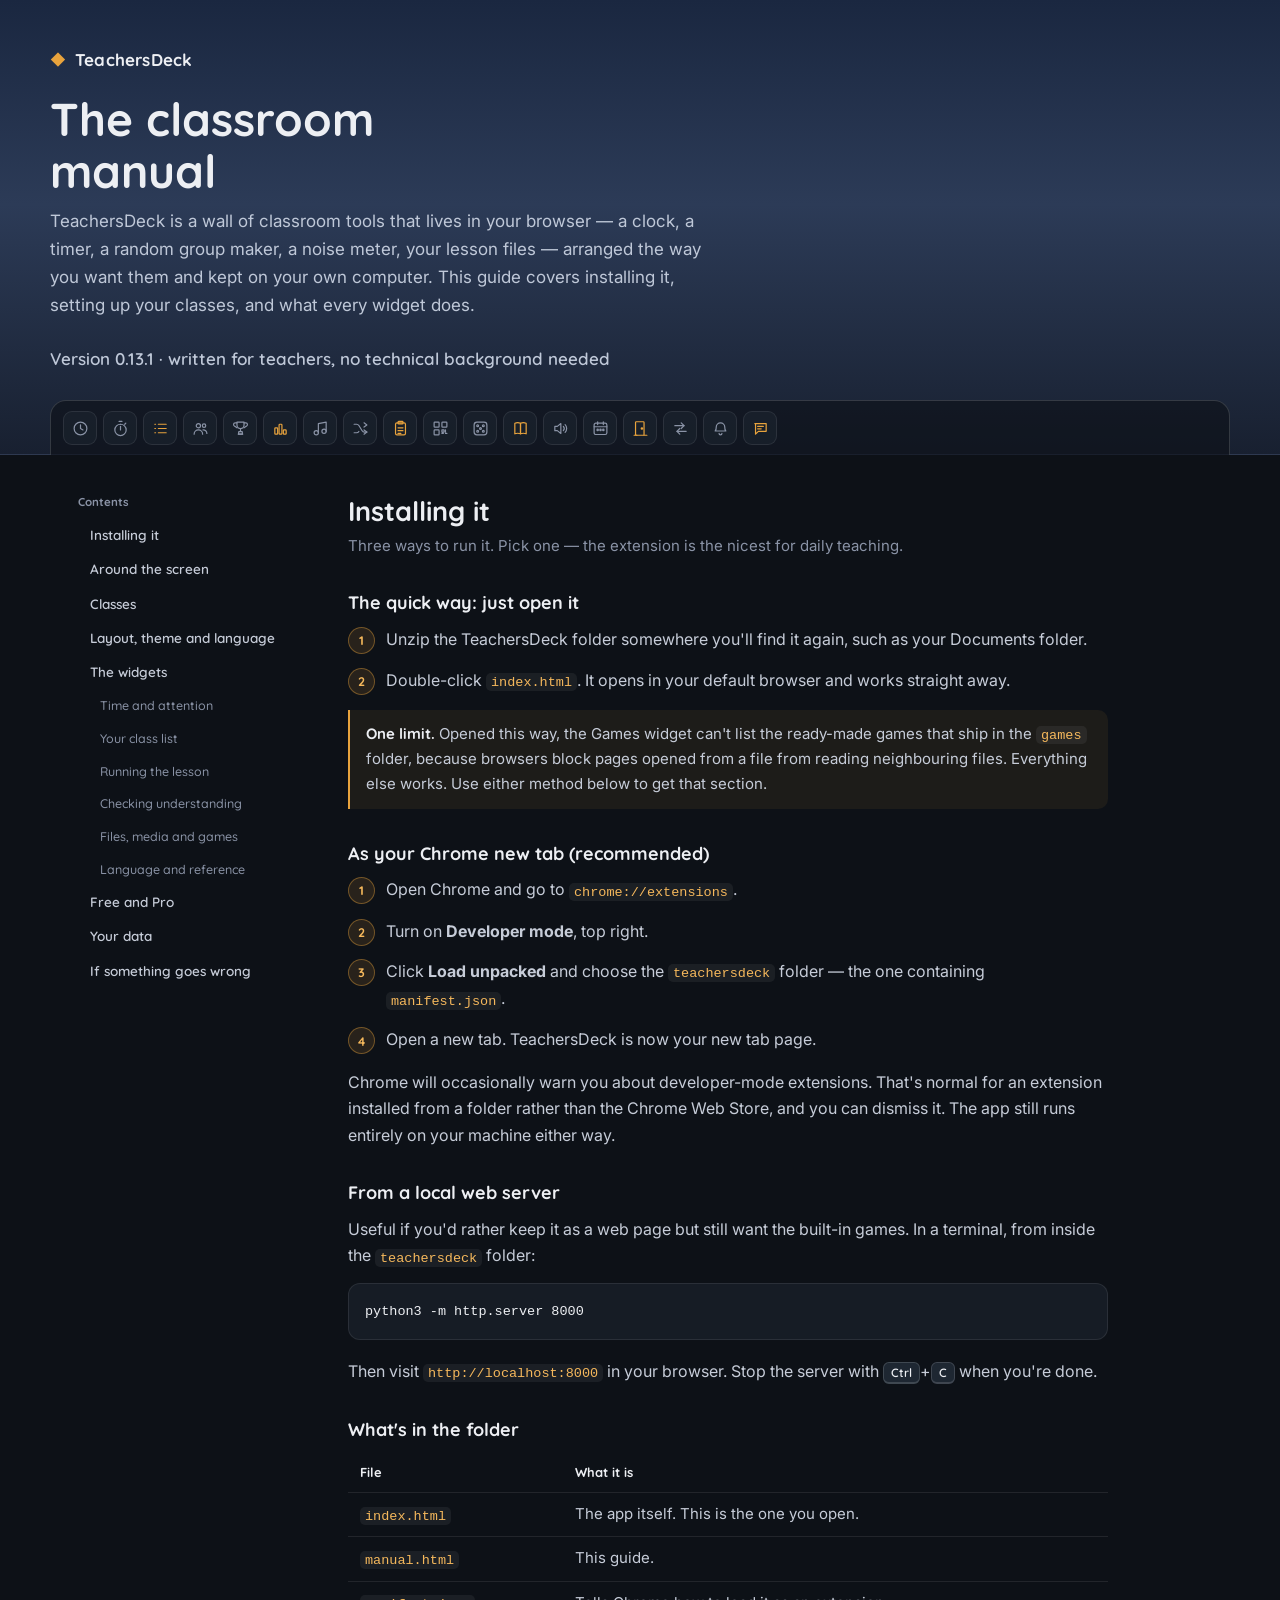
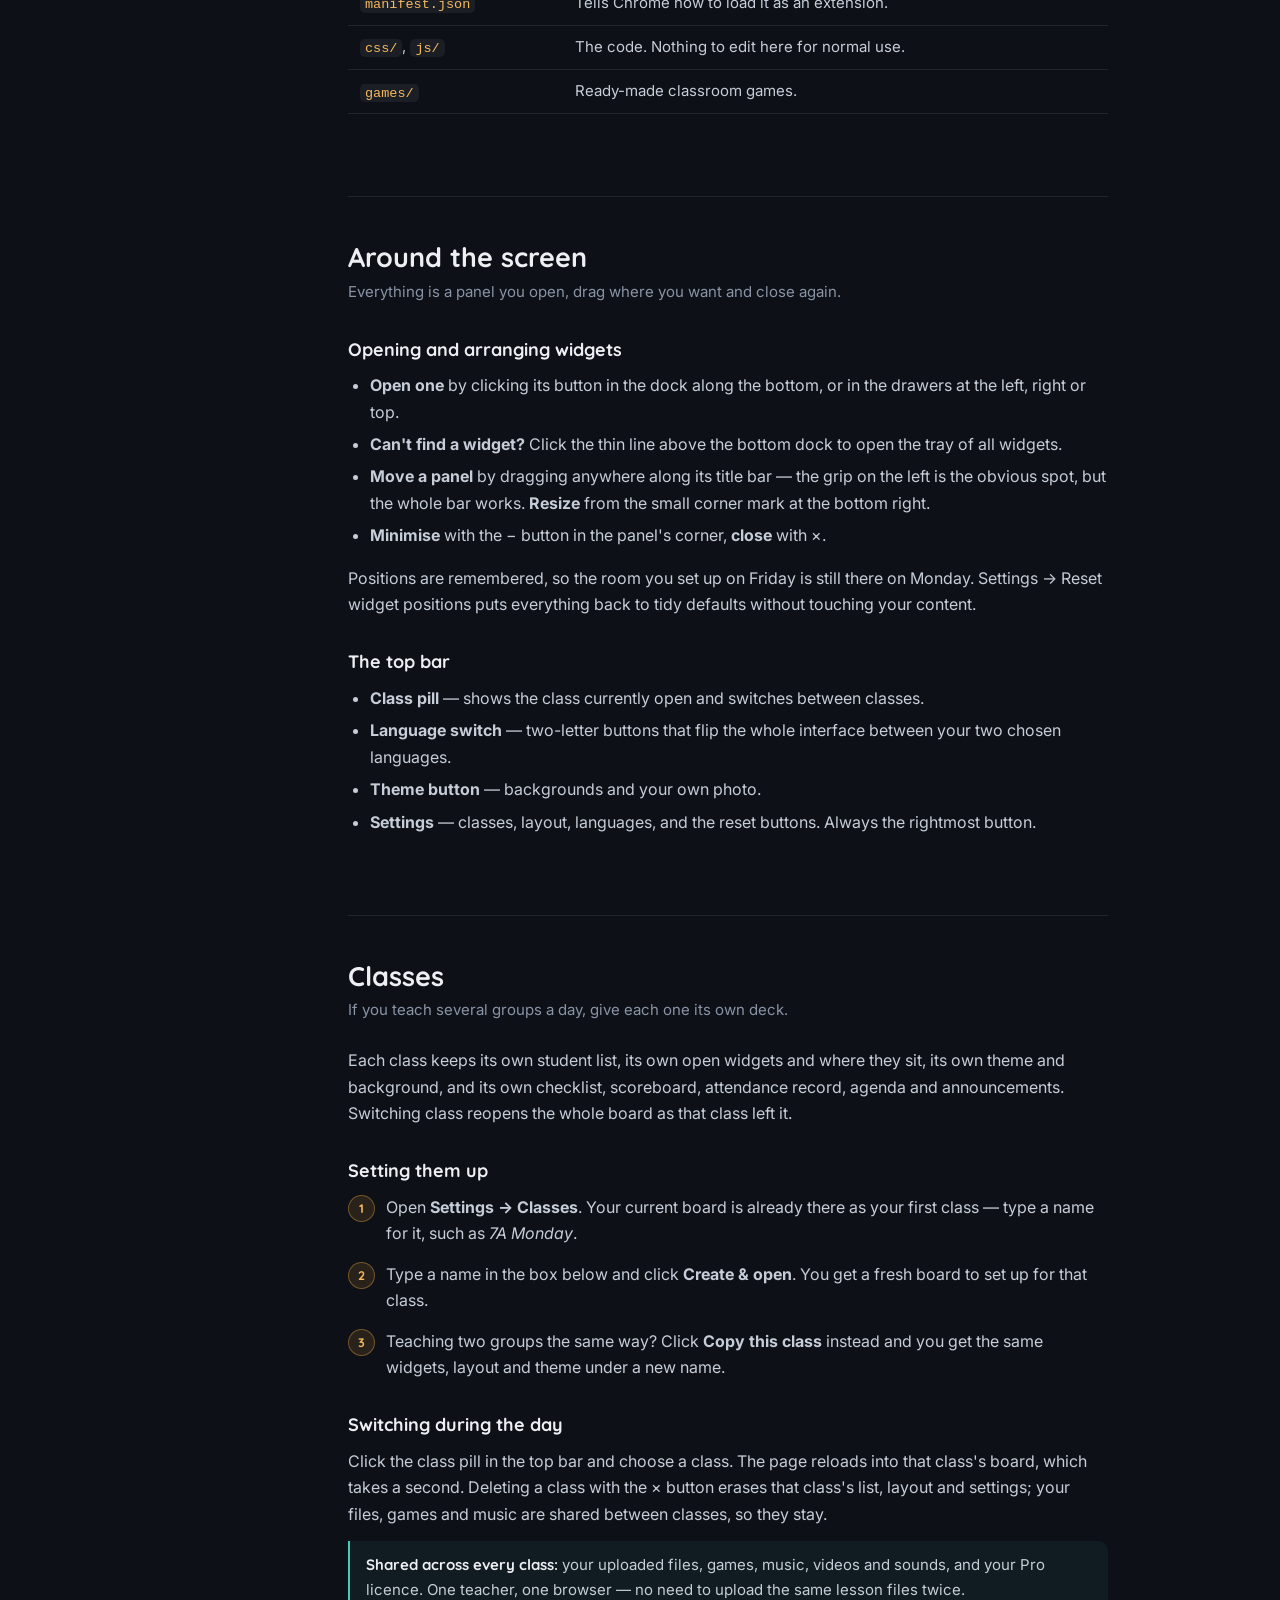
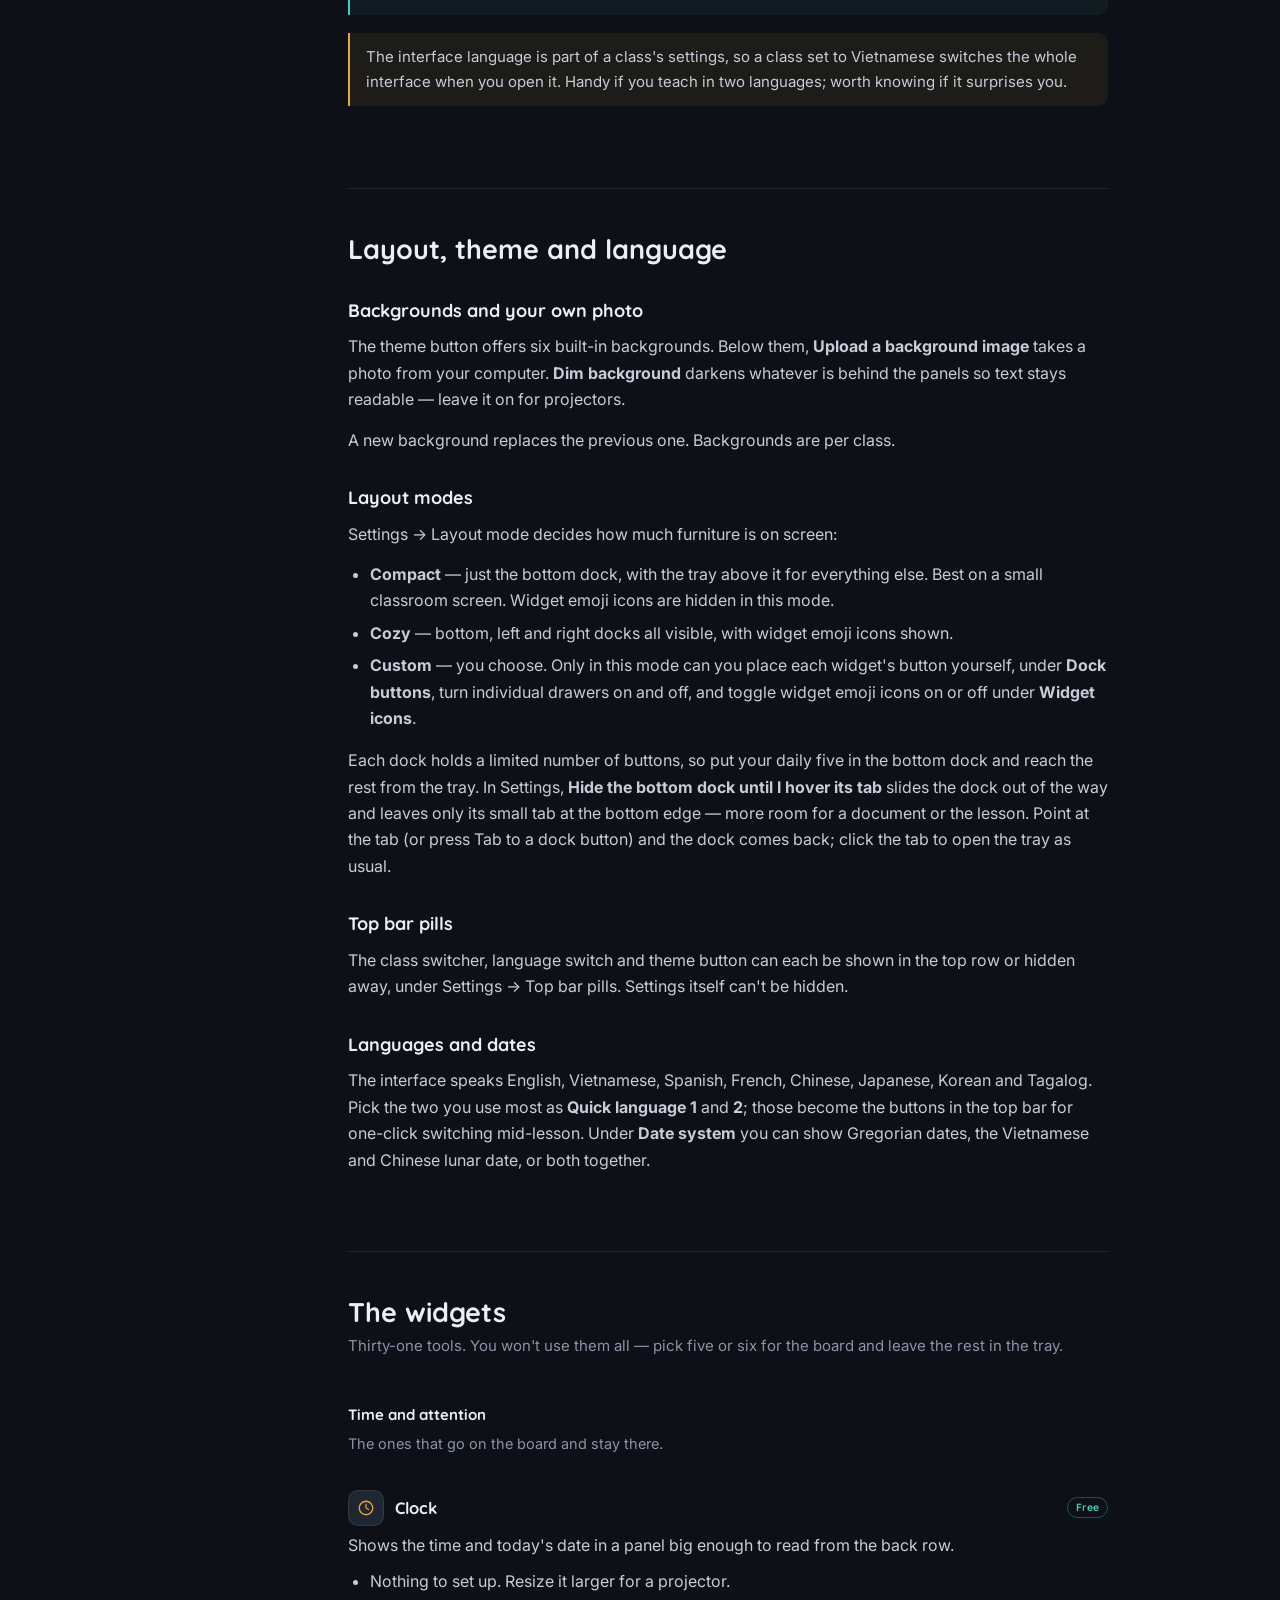
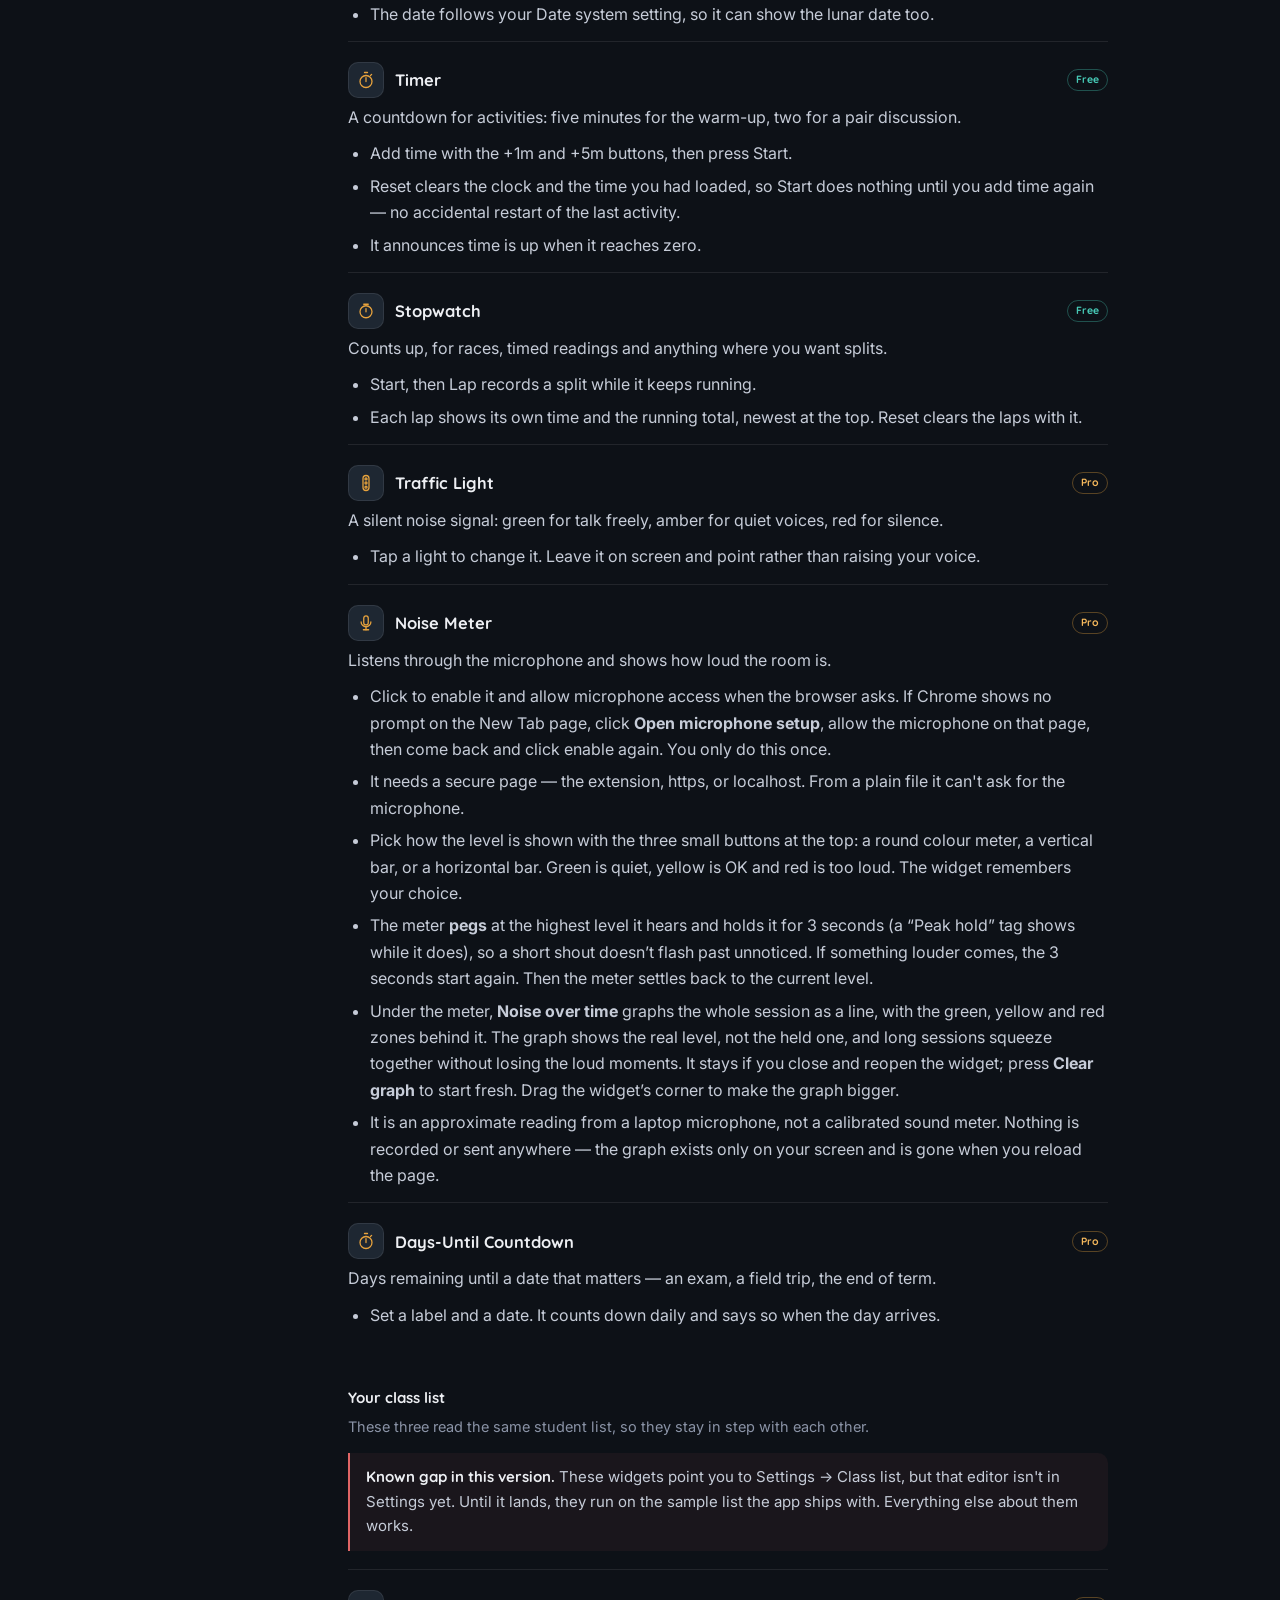
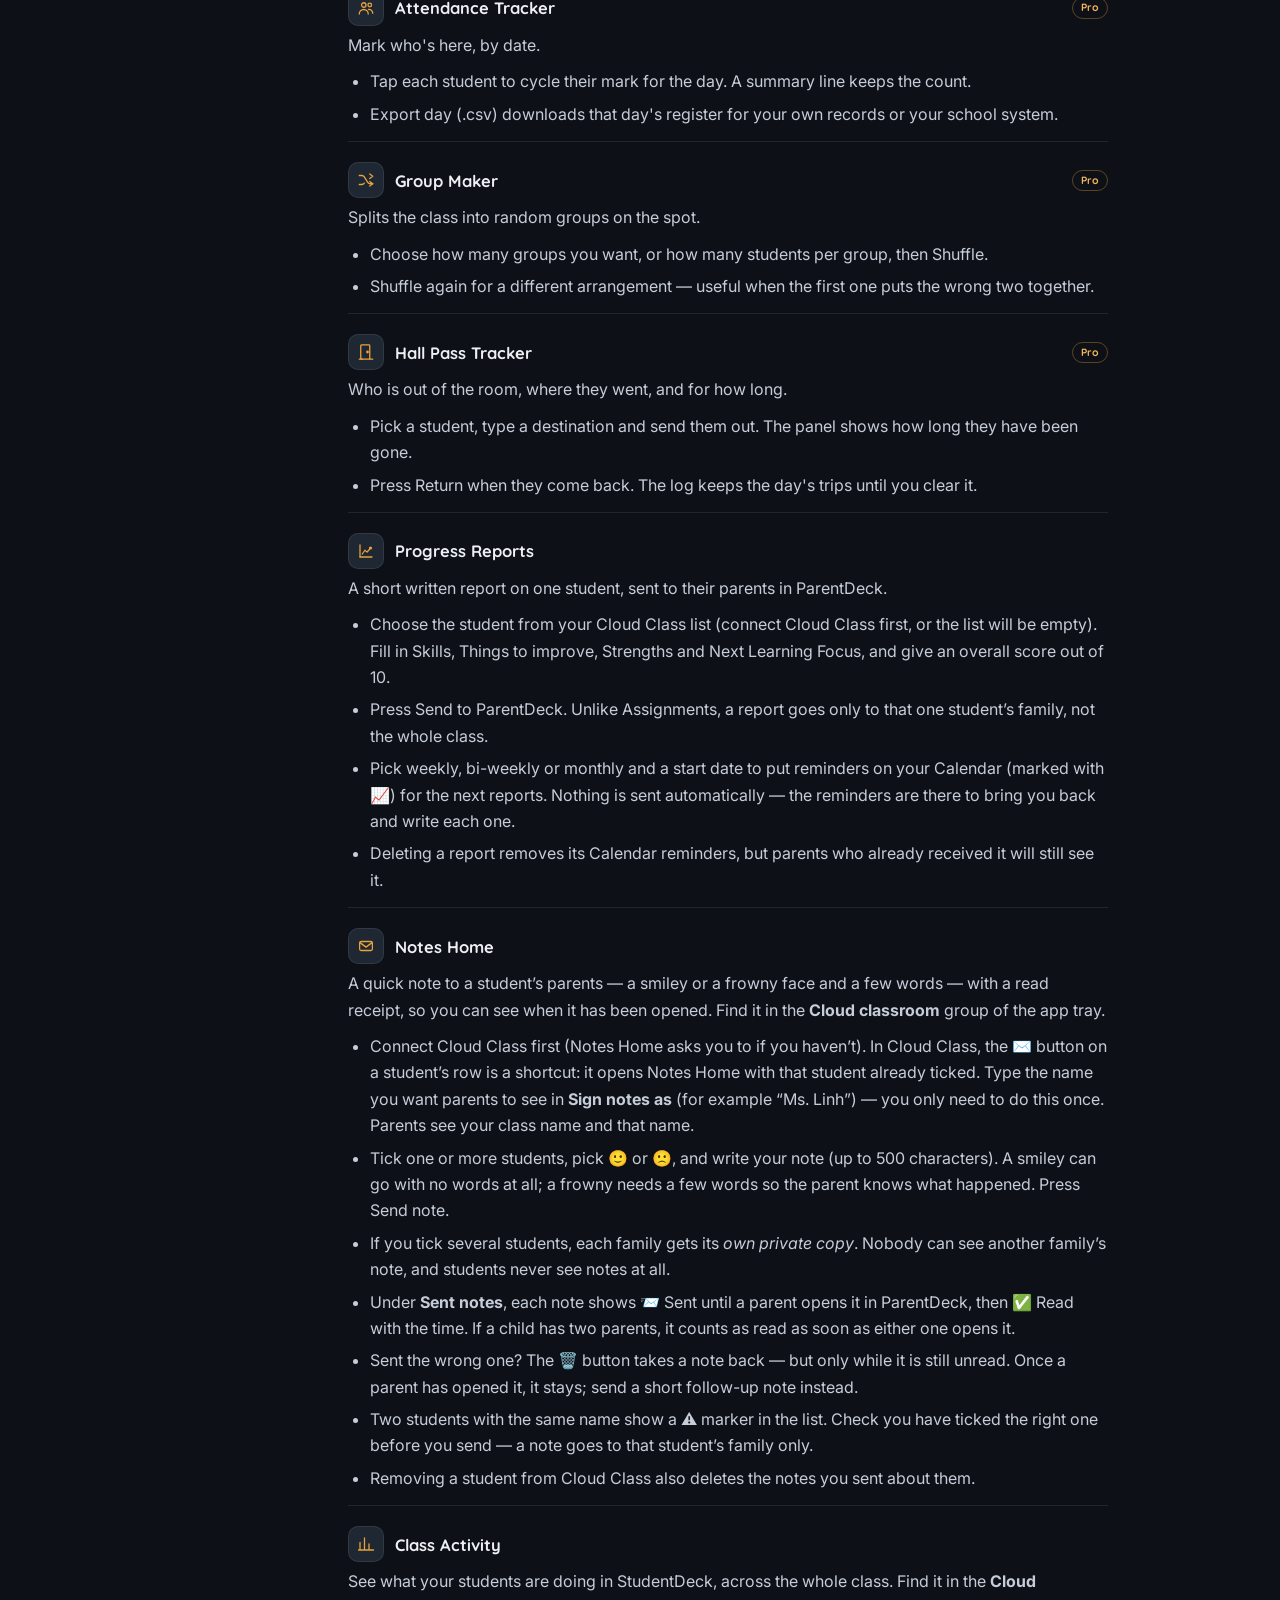
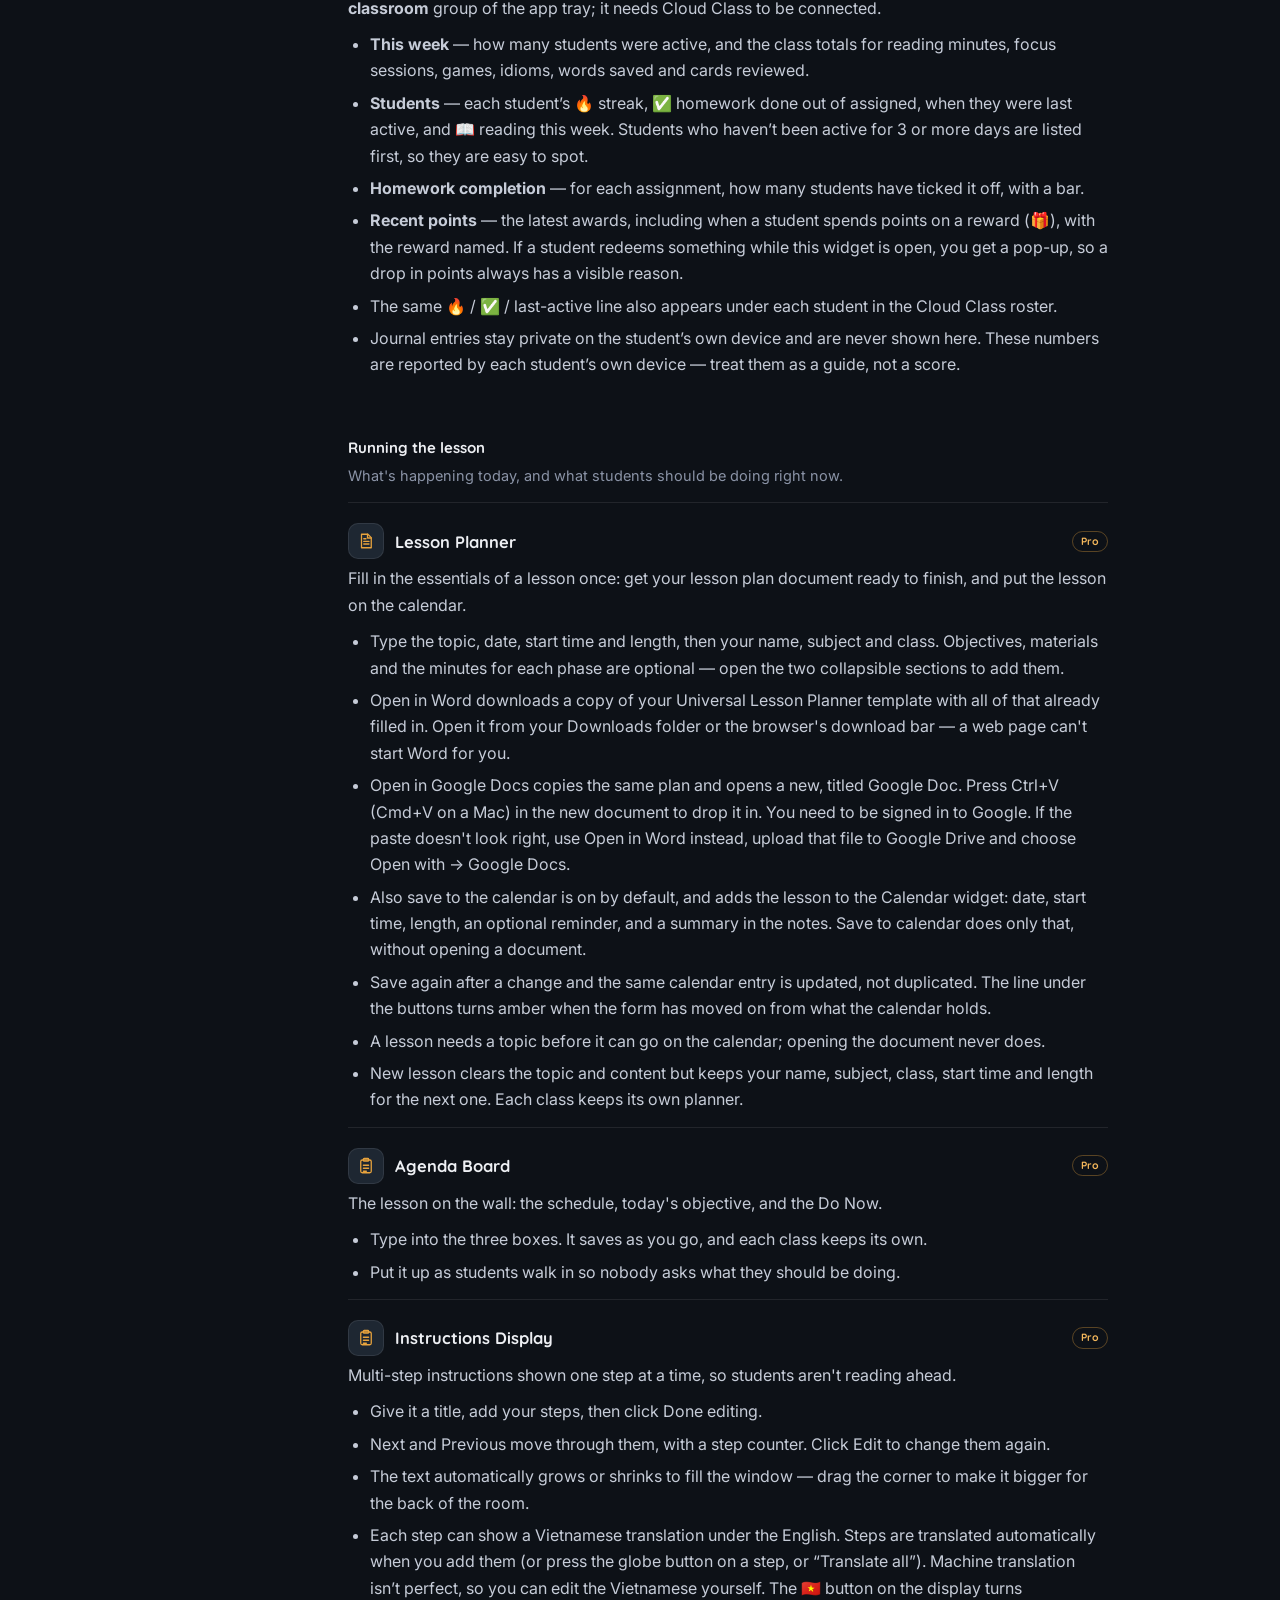
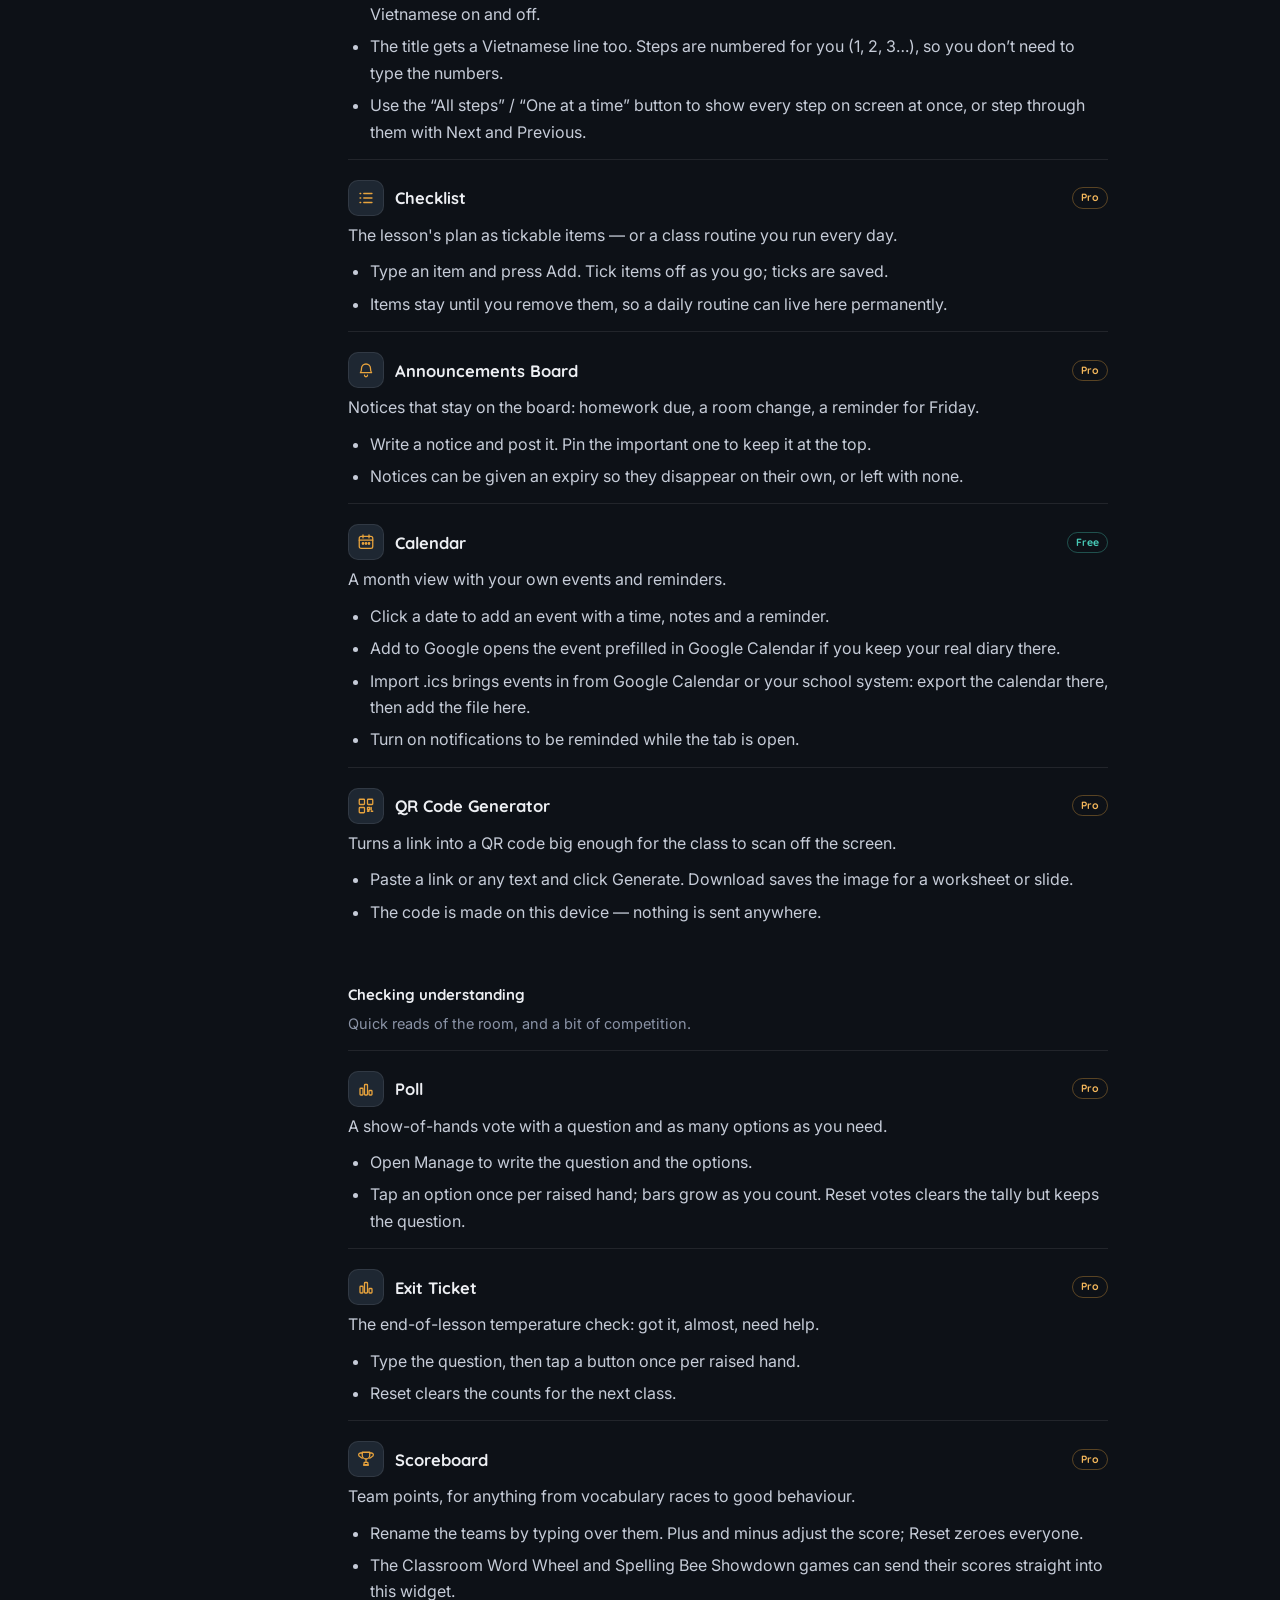
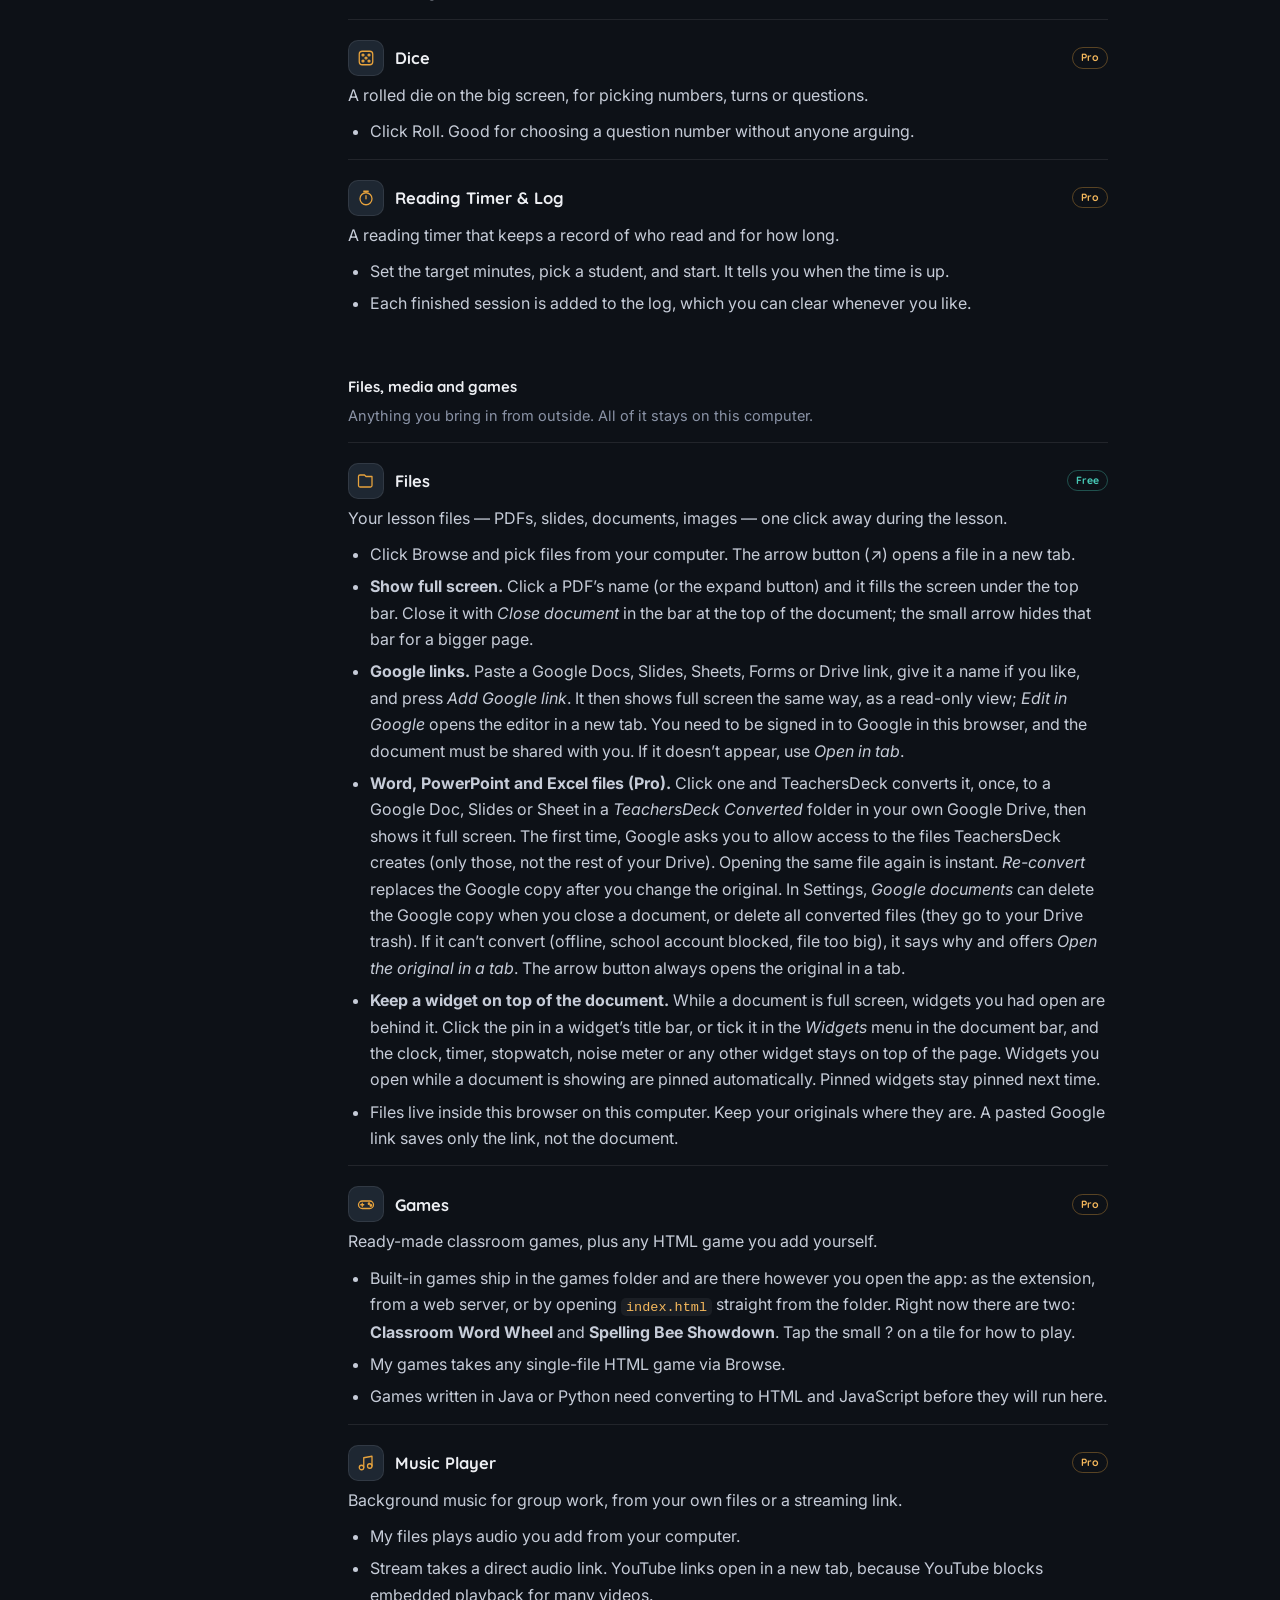
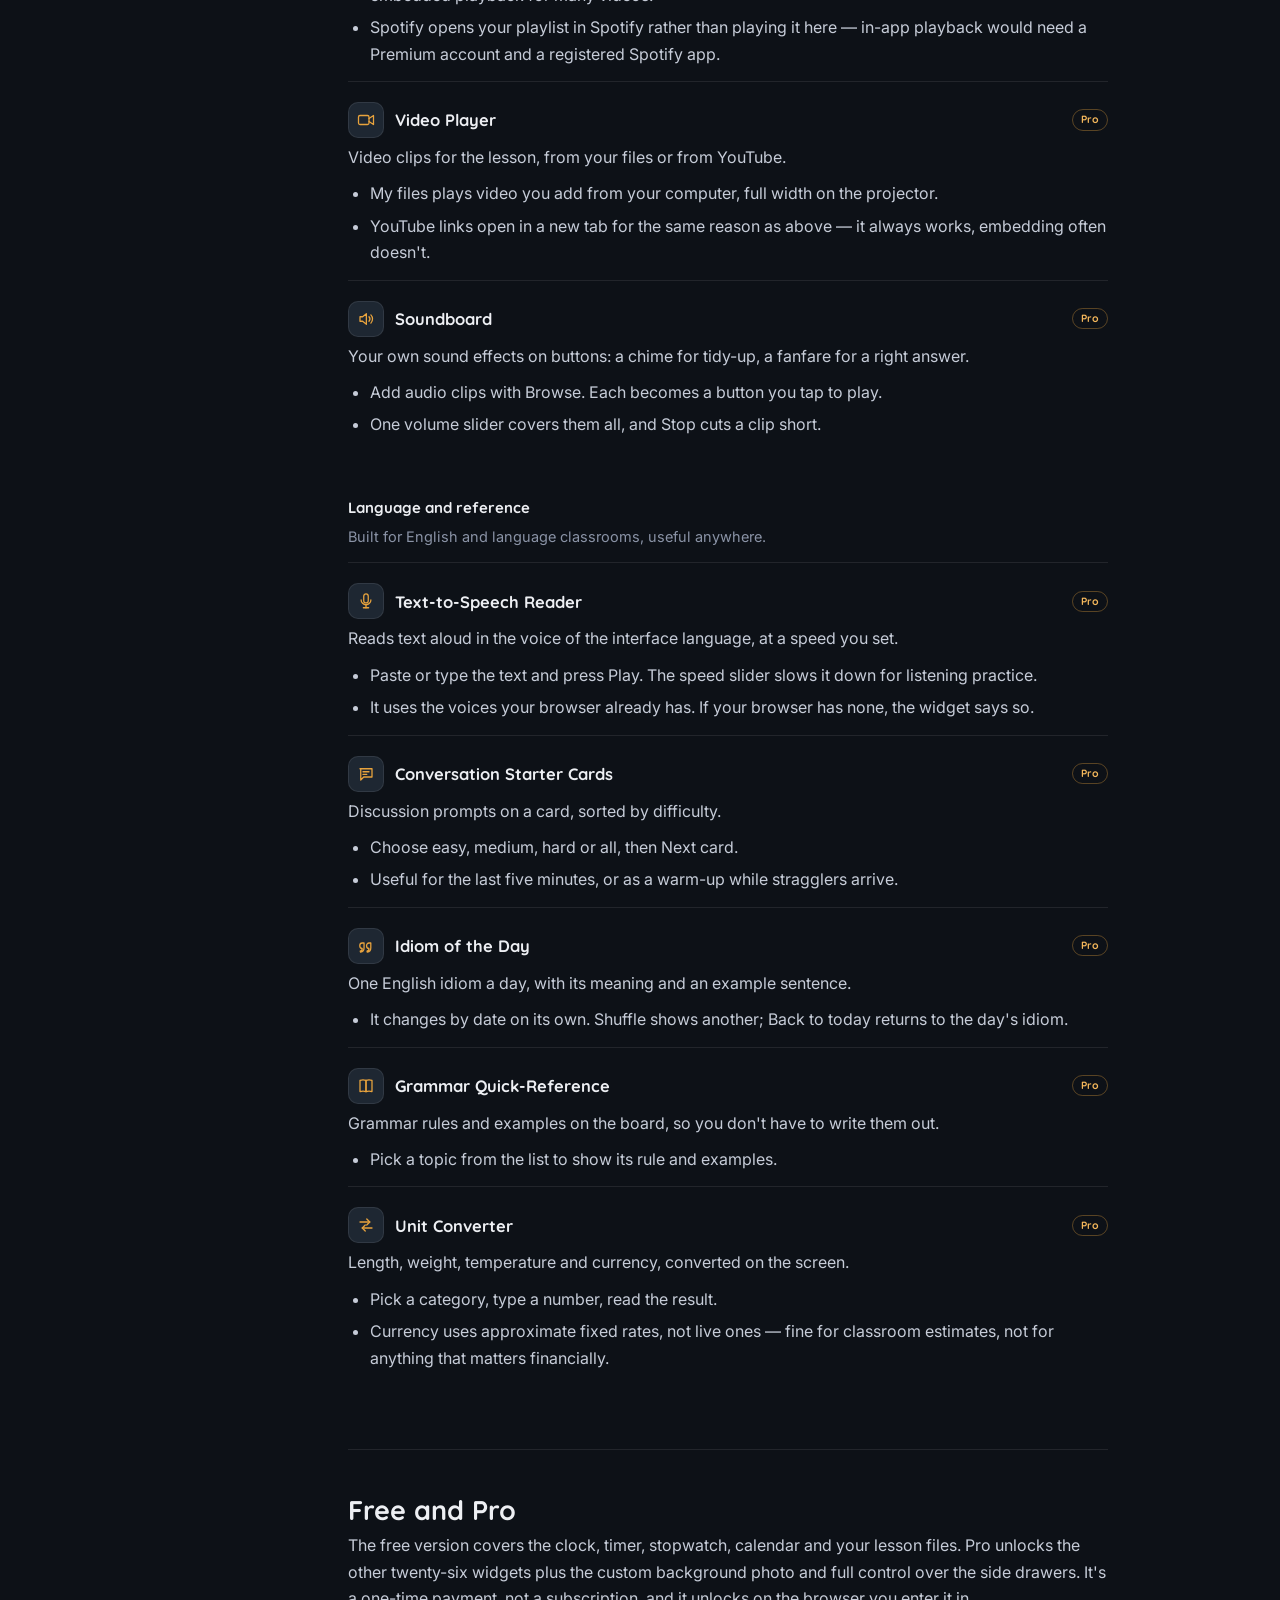
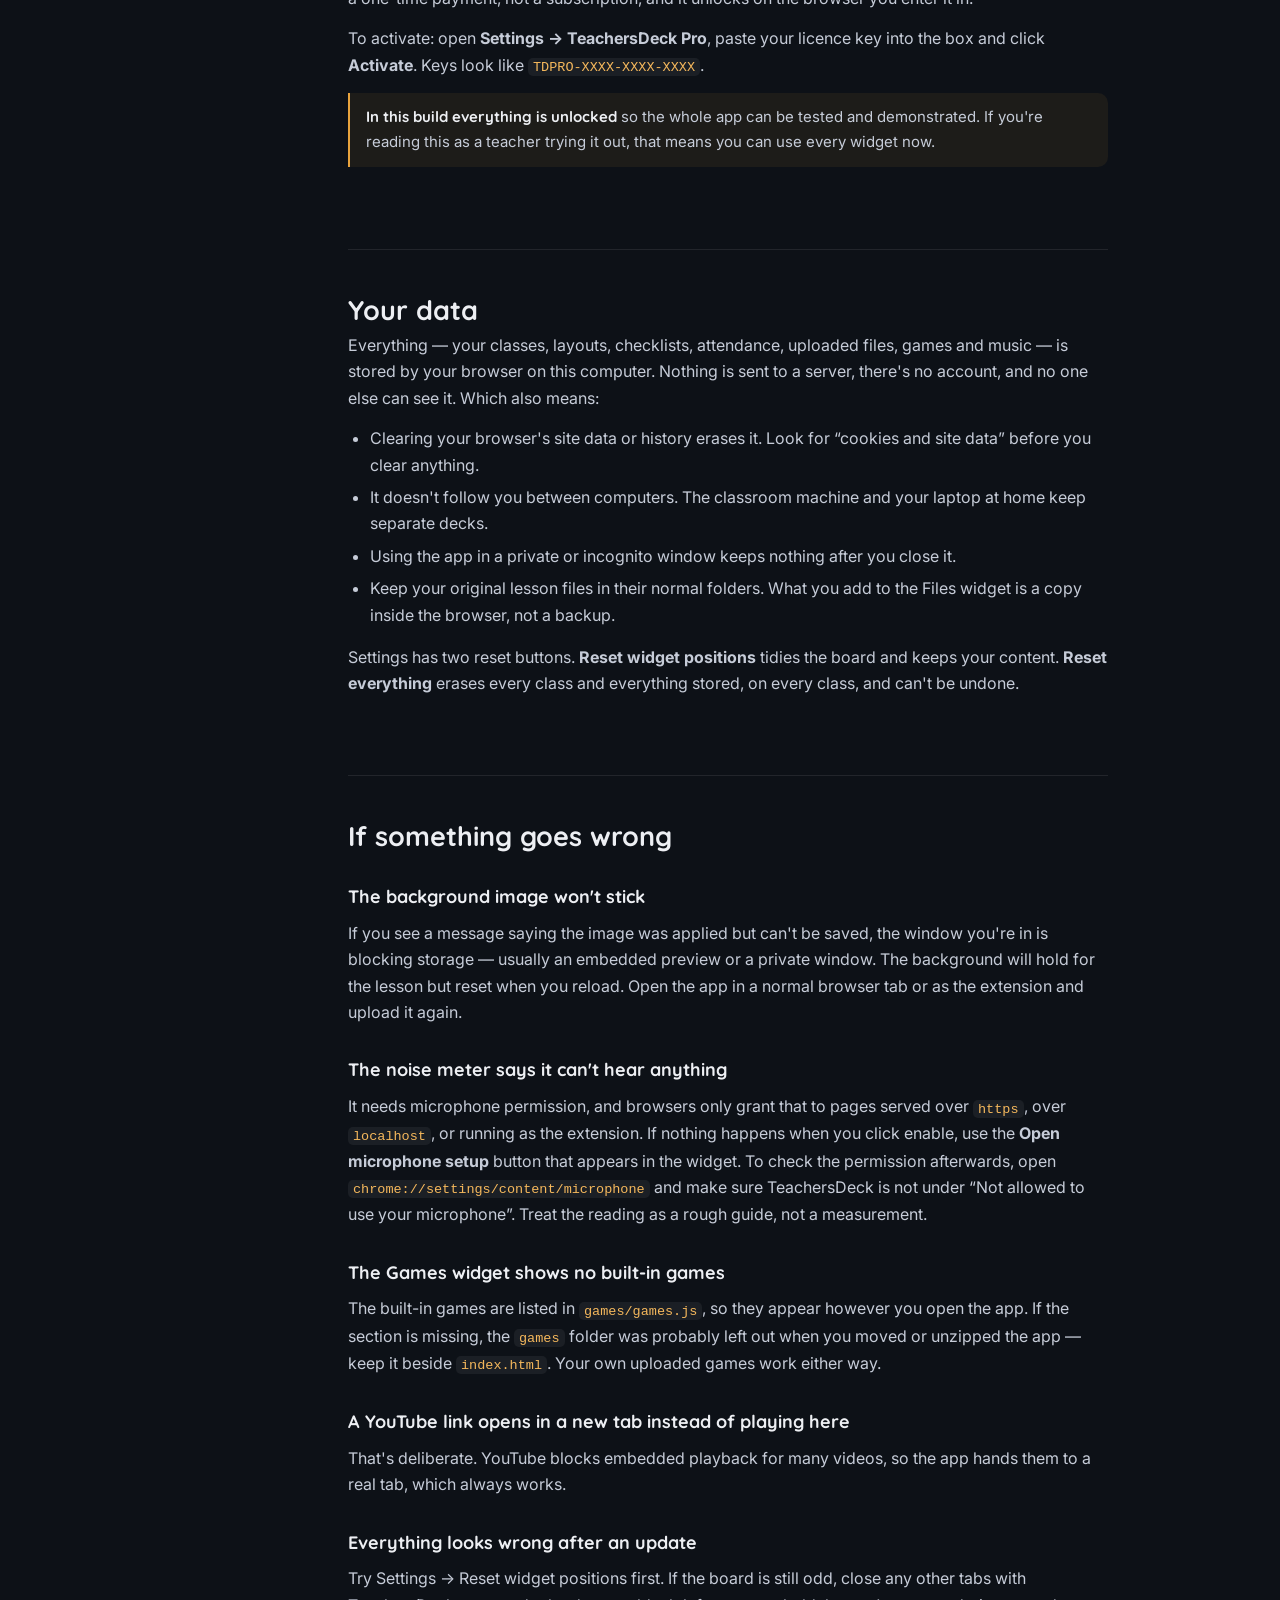
<file: manual.html>
<!DOCTYPE html>
<html lang="en">
<head>
<meta charset="UTF-8">
<meta name="viewport" content="width=device-width, initial-scale=1.0">
<title>TeachersDeck — Manual</title>
<style>
@import url('https://fonts.googleapis.com/css2?family=Quicksand:wght@500;600;700&family=Inter:wght@400;500;600&display=swap');

:root{
  --ink-0:#0D1117;
  --ink-1:#161C25;
  --ink-2:#1E2732;
  --line:rgba(237,239,243,0.09);
  --line-hi:rgba(237,239,243,0.16);
  --text-hi:#EDEFF3;
  --text:#C6CCD8;
  --text-lo:#8A93A6;
  --amber:#E8A33D;
  --amber-hi:#F5B85C;
  --teal:#47C9B6;
  --danger:#E06565;
  --sans:'Inter', -apple-system, BlinkMacSystemFont, 'Segoe UI', Roboto, sans-serif;
  --display:'Quicksand', 'Trebuchet MS', var(--sans);
}
*{ box-sizing:border-box; }
html{ scroll-behavior:smooth; scroll-padding-top:24px; }
body{
  margin:0; background:var(--ink-0); color:var(--text);
  font-family:var(--sans); font-size:16px; line-height:1.65;
  -webkit-font-smoothing:antialiased;
}
a{ color:var(--amber-hi); text-decoration:none; border-bottom:1px solid rgba(245,184,92,0.3); }
a:hover{ border-bottom-color:var(--amber-hi); }
:focus-visible{ outline:2px solid var(--amber); outline-offset:3px; border-radius:4px; }

/* ---------- hero ---------- */
.hero{
  border-bottom:1px solid var(--line);
  background:linear-gradient(180deg,#1a2740 0%, #2c3b57 45%, #182030 100%);
  padding:46px 28px 0;
}
.hero-inner{ max-width:1180px; margin:0 auto; }
.brand{ display:flex; align-items:center; gap:9px; font-family:var(--display); font-weight:700; color:var(--text-hi); }
.brand-mark{ color:var(--amber); font-size:15px; }
.brand-name{ font-size:17px; letter-spacing:.2px; }
.hero h1{
  font-family:var(--display); font-weight:700; color:var(--text-hi);
  font-size:clamp(30px,5vw,46px); line-height:1.12; margin:20px 0 10px; max-width:15ch;
}
.hero p{ max-width:62ch; margin:0 0 26px; color:#BFC8D8; font-size:17px; }
.hero-meta{ color:var(--text-lo); font-size:13px; font-family:var(--display); font-weight:600; }
/* the dock strip: the app's own launcher, rendered as the page's masthead */
.dock-strip{
  display:flex; flex-wrap:wrap; gap:6px; padding:10px 12px; margin:0 auto;
  background:rgba(13,17,23,0.62); border:1px solid var(--line-hi);
  border-bottom:none; border-radius:16px 16px 0 0; transform:translateY(1px);
  max-width:1180px;
}
.dock-strip span{
  width:34px; height:34px; border:1px solid var(--line); border-radius:9px;
  display:flex; align-items:center; justify-content:center; color:var(--text-lo);
  background:rgba(30,39,50,0.55);
}
.dock-strip svg{ width:17px; height:17px; }
.dock-strip span:nth-child(3n) svg{ color:var(--amber); }

/* ---------- shell ---------- */
.shell{ max-width:1180px; margin:0 auto; display:flex; gap:44px; padding:40px 28px 90px; align-items:flex-start; }
nav.toc{
  position:sticky; top:24px; flex:0 0 226px; font-family:var(--display);
  font-size:13.5px; font-weight:600; max-height:calc(100vh - 48px); overflow:auto;
}
nav.toc h2{ font-size:11.5px; color:var(--text-lo); font-weight:700; margin:0 0 10px; }
nav.toc ol{ list-style:none; margin:0; padding:0; counter-reset:toc; }
nav.toc li{ margin:0 0 2px; }
nav.toc a{
  display:block; padding:5px 10px; border-radius:8px; color:var(--text);
  border:none; border-left:2px solid transparent;
}
nav.toc a:hover{ background:rgba(255,255,255,0.05); color:var(--text-hi); border-left-color:var(--amber); }
nav.toc .sub a{ padding-left:20px; font-weight:500; color:var(--text-lo); font-size:12.5px; }

main{ flex:1; min-width:0; max-width:76ch; }
section{ scroll-margin-top:24px; padding-bottom:12px; }
section + section{ margin-top:52px; border-top:1px solid var(--line); padding-top:44px; }
h2{
  font-family:var(--display); font-weight:700; color:var(--text-hi);
  font-size:27px; line-height:1.2; margin:0 0 6px;
}
h3{ font-family:var(--display); font-weight:700; color:var(--text-hi); font-size:18px; margin:30px 0 8px; }
.lede{ color:var(--text-lo); margin:0 0 24px; font-size:15px; }
p{ margin:0 0 14px; }
ul,ol{ margin:0 0 16px; padding-left:22px; }
li{ margin-bottom:6px; }
code{
  font-family:ui-monospace,'SF Mono',Menlo,Consolas,monospace; font-size:13.5px;
  background:rgba(255,255,255,0.06); padding:1.5px 5px; border-radius:5px; color:var(--amber-hi);
}
pre{
  background:var(--ink-1); border:1px solid var(--line); border-radius:12px;
  padding:14px 16px; overflow-x:auto; margin:0 0 18px;
}
pre code{ background:none; padding:0; color:var(--text-hi); }
kbd{
  font-family:var(--display); font-weight:600; font-size:12px; background:var(--ink-2);
  border:1px solid var(--line-hi); border-bottom-width:2px; border-radius:6px; padding:2px 7px; color:var(--text-hi);
}

/* steps: install really is a sequence, so it is numbered */
ol.steps{ list-style:none; padding:0; counter-reset:step; }
ol.steps > li{
  counter-increment:step; position:relative; padding-left:38px; margin-bottom:14px;
}
ol.steps > li::before{
  content:counter(step); position:absolute; left:0; top:1px;
  width:25px; height:25px; border-radius:50%; background:rgba(232,163,61,0.12);
  border:1px solid rgba(232,163,61,0.4); color:var(--amber-hi);
  font-family:var(--display); font-weight:700; font-size:12.5px;
  display:flex; align-items:center; justify-content:center;
}

.note{
  border-left:2px solid var(--teal); background:rgba(71,201,182,0.06);
  padding:12px 16px; border-radius:0 10px 10px 0; margin:0 0 18px; font-size:15px;
}
.note.warn{ border-left-color:var(--amber); background:rgba(232,163,61,0.07); }
.note.gap{ border-left-color:var(--danger); background:rgba(224,101,101,0.06); }
.note p:last-child{ margin-bottom:0; }
.note strong{ color:var(--text-hi); font-family:var(--display); }

/* widget entries */
.widget{ border-top:1px solid var(--line); padding:20px 0 4px; }
.widget:first-of-type{ border-top:none; }
.widget-head{ display:flex; align-items:center; gap:11px; margin-bottom:6px; }
.widget-icon{
  flex:0 0 36px; height:36px; border-radius:10px; border:1px solid var(--line);
  background:var(--ink-2); display:flex; align-items:center; justify-content:center; color:var(--amber);
}
.widget-icon svg{ width:18px; height:18px; }
.widget h4{ font-family:var(--display); font-weight:700; font-size:16.5px; color:var(--text-hi); margin:0; }
.tag{
  font-family:var(--display); font-weight:700; font-size:10.5px; color:var(--amber-hi);
  border:1px solid rgba(232,163,61,0.35); border-radius:20px; padding:1px 8px; margin-left:auto; flex-shrink:0;
}
.tag.free{ color:var(--teal); border-color:rgba(71,201,182,0.35); }
.widget p{ margin:0 0 10px; }
.widget ul{ margin-bottom:10px; }
.group-label{
  font-family:var(--display); font-weight:700; color:var(--text-hi); font-size:15px;
  margin:34px 0 4px; padding-top:10px;
}
.group-label + p{ color:var(--text-lo); font-size:14.5px; margin-bottom:14px; }

table{ width:100%; border-collapse:collapse; margin:0 0 18px; font-size:15px; }
th,td{ text-align:left; padding:9px 12px; border-bottom:1px solid var(--line); vertical-align:top; }
th{ font-family:var(--display); font-weight:700; color:var(--text-hi); font-size:13px; }

footer{
  border-top:1px solid var(--line); padding:26px 28px 40px; color:var(--text-lo);
  font-size:13.5px; text-align:center;
}

@media (max-width:900px){
  .shell{ display:block; padding:28px 20px 70px; }
  nav.toc{ position:static; width:100%; margin-bottom:34px; }
  nav.toc ol{ columns:2; column-gap:18px; }
  .hero{ padding:32px 20px 0; }
}
@media print{
  body{ background:#fff; color:#111; }
  .hero{ background:#fff; border-bottom:1px solid #ccc; }
  .hero h1,h2,h3,h4,.brand{ color:#000; }
  nav.toc,.dock-strip{ display:none; }
  .shell{ display:block; padding:0; }
  a{ color:#000; border:none; }
  section + section{ page-break-before:auto; }
}
</style>
</head>
<body>

<header class="hero">
  <div class="hero-inner">
    <div class="brand"><span class="brand-mark">&#9670;</span><span class="brand-name">TeachersDeck</span></div>
    <h1>The classroom manual</h1>
    <p>TeachersDeck is a wall of classroom tools that lives in your browser &mdash; a clock, a timer, a random group maker, a noise meter, your lesson files &mdash; arranged the way you want them and kept on your own computer. This guide covers installing it, setting up your classes, and what every widget does.</p>
    <p class="hero-meta">Version 0.13.1 &middot; written for teachers, no technical background needed</p>
  </div>
  <div class="dock-strip" aria-hidden="true"><span><svg viewBox="0 0 24 24" fill="none" stroke="currentColor" stroke-width="1.7" stroke-linecap="round" stroke-linejoin="round"><circle cx="12" cy="12" r="9"/><path d="M12 7v5l3.5 2"/></svg></span><span><svg viewBox="0 0 24 24" fill="none" stroke="currentColor" stroke-width="1.7" stroke-linecap="round" stroke-linejoin="round"><path d="M10 2h4"/><path d="M12 6v0"/><circle cx="12" cy="14" r="8"/><path d="M12 14V9"/><path d="M18 6l1.5-1.5"/></svg></span><span><svg viewBox="0 0 24 24" fill="none" stroke="currentColor" stroke-width="1.7" stroke-linecap="round" stroke-linejoin="round"><path d="M4 6h1M4 12h1M4 18h1"/><path d="M9 6h11M9 12h11M9 18h11"/><path d="M3.3 6l.7.7L5.3 5.4" stroke-width="0"/></svg></span><span><svg viewBox="0 0 24 24" fill="none" stroke="currentColor" stroke-width="1.7" stroke-linecap="round" stroke-linejoin="round"><circle cx="9" cy="8" r="3"/><path d="M3 20c0-3.3 2.7-6 6-6s6 2.7 6 6"/><circle cx="17" cy="8" r="2.4"/><path d="M15.5 14a5 5 0 0 1 5.5 5"/></svg></span><span><svg viewBox="0 0 24 24" fill="none" stroke="currentColor" stroke-width="1.7" stroke-linecap="round" stroke-linejoin="round"><path d="M7 3h10v4a5 5 0 0 1-10 0V3Z"/><path d="M7 4H4.5A2.5 2.5 0 0 0 4 8.9L7 11"/><path d="M17 4h2.5A2.5 2.5 0 0 1 20 8.9L17 11"/><path d="M12 12v3.5"/><path d="M9 20h6"/><path d="M9.6 16.5h4.8l.5 3.5H9.1l.5-3.5Z"/></svg></span><span><svg viewBox="0 0 24 24" fill="none" stroke="currentColor" stroke-width="1.7" stroke-linecap="round" stroke-linejoin="round"><rect x="4" y="11" width="4" height="9" rx="1"/><rect x="10" y="6" width="4" height="14" rx="1"/><rect x="16" y="14" width="4" height="6" rx="1"/></svg></span><span><svg viewBox="0 0 24 24" fill="none" stroke="currentColor" stroke-width="1.7" stroke-linecap="round" stroke-linejoin="round"><path d="M9 18V5l11-2v13"/><circle cx="6" cy="18" r="3"/><circle cx="17" cy="16" r="3"/></svg></span><span><svg viewBox="0 0 24 24" fill="none" stroke="currentColor" stroke-width="1.7" stroke-linecap="round" stroke-linejoin="round"><path d="M3 6h3.5c1.3 0 2.5.7 3.2 1.8l4.6 7.4c.7 1.1 1.9 1.8 3.2 1.8H21"/><path d="M17 4l4 3-4 3"/><path d="M3 18h3.5c1.3 0 2.5-.7 3.2-1.8"/><path d="M17 20l4-3-4-3"/></svg></span><span><svg viewBox="0 0 24 24" fill="none" stroke="currentColor" stroke-width="1.7" stroke-linecap="round" stroke-linejoin="round"><rect x="5" y="4" width="14" height="17" rx="2"/><rect x="8.5" y="2" width="7" height="3.5" rx="1"/><path d="M8.5 11h7M8.5 15h7M8.5 19h4"/></svg></span><span><svg viewBox="0 0 24 24" fill="none" stroke="currentColor" stroke-width="1.7" stroke-linecap="round" stroke-linejoin="round"><rect x="3" y="3" width="7" height="7" rx="1"/><rect x="14" y="3" width="7" height="7" rx="1"/><rect x="3" y="14" width="7" height="7" rx="1"/><path d="M14 14h3v3h-3zM19 14v3M14 19h2M19 19h2"/></svg></span><span><svg viewBox="0 0 24 24" fill="none" stroke="currentColor" stroke-width="1.7" stroke-linecap="round" stroke-linejoin="round"><rect x="3" y="3" width="18" height="18" rx="4"/><circle cx="8" cy="8" r="1.3"/><circle cx="16" cy="8" r="1.3"/><circle cx="8" cy="16" r="1.3"/><circle cx="16" cy="16" r="1.3"/><circle cx="12" cy="12" r="1.3"/></svg></span><span><svg viewBox="0 0 24 24" fill="none" stroke="currentColor" stroke-width="1.7" stroke-linecap="round" stroke-linejoin="round"><path d="M4 4.5c2.5-1 5.5-1 8 0v15c-2.5-1-5.5-1-8 0v-15Z"/><path d="M20 4.5c-2.5-1-5.5-1-8 0v15c2.5-1 5.5-1 8 0v-15Z"/></svg></span><span><svg viewBox="0 0 24 24" fill="none" stroke="currentColor" stroke-width="1.7" stroke-linecap="round" stroke-linejoin="round"><path d="M4 9v6h3.5l5 4V5l-5 4H4Z"/><path d="M16 9a4.5 4.5 0 0 1 0 6"/><path d="M18.5 6.5a8 8 0 0 1 0 11"/></svg></span><span><svg viewBox="0 0 24 24" fill="none" stroke="currentColor" stroke-width="1.7" stroke-linecap="round" stroke-linejoin="round"><rect x="3" y="4.5" width="18" height="16" rx="2.5"/><path d="M3 9.5h18"/><path d="M8 2.5v4M16 2.5v4"/><circle cx="8" cy="14" r="1"/><circle cx="12" cy="14" r="1"/><circle cx="16" cy="14" r="1"/></svg></span><span><svg viewBox="0 0 24 24" fill="none" stroke="currentColor" stroke-width="1.7" stroke-linecap="round" stroke-linejoin="round"><rect x="5" y="2.5" width="12" height="19" rx="1"/><circle cx="14" cy="12" r="1"/><path d="M17 21.5h4M3 21.5h4"/></svg></span><span><svg viewBox="0 0 24 24" fill="none" stroke="currentColor" stroke-width="1.7" stroke-linecap="round" stroke-linejoin="round"><path d="M4 8h13"/><path d="M13 4l4 4-4 4"/><path d="M20 16H7"/><path d="M11 12l-4 4 4 4"/></svg></span><span><svg viewBox="0 0 24 24" fill="none" stroke="currentColor" stroke-width="1.7" stroke-linecap="round" stroke-linejoin="round"><path d="M6 10a6 6 0 1 1 12 0c0 4 1.5 5.5 1.5 5.5H4.5S6 14 6 10Z"/><path d="M10 19a2 2 0 0 0 4 0"/></svg></span><span><svg viewBox="0 0 24 24" fill="none" stroke="currentColor" stroke-width="1.7" stroke-linecap="round" stroke-linejoin="round"><path d="M4 5h16v11H9l-4 4V5Z"/><path d="M8 9h8M8 12.5h5"/></svg></span></div>
</header>

<div class="shell">
<nav class="toc" aria-label="Contents">
  <h2>Contents</h2>
  <ol>
    <li><a href="#install">Installing it</a></li>
    <li><a href="#tour">Around the screen</a></li>
    <li><a href="#classes">Classes</a></li>
    <li><a href="#layout">Layout, theme and language</a></li>
    <li><a href="#widgets">The widgets</a></li>
    <li class="sub"><a href="#g-time">Time and attention</a></li>
    <li class="sub"><a href="#g-class">Your class list</a></li>
    <li class="sub"><a href="#g-lesson">Running the lesson</a></li>
    <li class="sub"><a href="#g-feedback">Checking understanding</a></li>
    <li class="sub"><a href="#g-media">Files, media and games</a></li>
    <li class="sub"><a href="#g-language">Language and reference</a></li>
    <li><a href="#pro">Free and Pro</a></li>
    <li><a href="#data">Your data</a></li>
    <li><a href="#trouble">If something goes wrong</a></li>
  </ol>
</nav>

<main>

<section id="install">
  <h2>Installing it</h2>
  <p class="lede">Three ways to run it. Pick one &mdash; the extension is the nicest for daily teaching.</p>

  <h3>The quick way: just open it</h3>
  <ol class="steps">
    <li>Unzip the TeachersDeck folder somewhere you'll find it again, such as your Documents folder.</li>
    <li>Double-click <code>index.html</code>. It opens in your default browser and works straight away.</li>
  </ol>
  <div class="note warn">
    <p><strong>One limit.</strong> Opened this way, the Games widget can't list the ready-made games that ship in the <code>games</code> folder, because browsers block pages opened from a file from reading neighbouring files. Everything else works. Use either method below to get that section.</p>
  </div>

  <h3>As your Chrome new tab (recommended)</h3>
  <ol class="steps">
    <li>Open Chrome and go to <code>chrome://extensions</code>.</li>
    <li>Turn on <strong>Developer mode</strong>, top right.</li>
    <li>Click <strong>Load unpacked</strong> and choose the <code>teachersdeck</code> folder &mdash; the one containing <code>manifest.json</code>.</li>
    <li>Open a new tab. TeachersDeck is now your new tab page.</li>
  </ol>
  <p>Chrome will occasionally warn you about developer-mode extensions. That's normal for an extension installed from a folder rather than the Chrome Web Store, and you can dismiss it. The app still runs entirely on your machine either way.</p>

  <h3>From a local web server</h3>
  <p>Useful if you'd rather keep it as a web page but still want the built-in games. In a terminal, from inside the <code>teachersdeck</code> folder:</p>
  <pre><code>python3 -m http.server 8000</code></pre>
  <p>Then visit <code>http://localhost:8000</code> in your browser. Stop the server with <kbd>Ctrl</kbd>+<kbd>C</kbd> when you're done.</p>

  <h3>What's in the folder</h3>
  <table>
    <tr><th>File</th><th>What it is</th></tr>
    <tr><td><code>index.html</code></td><td>The app itself. This is the one you open.</td></tr>
    <tr><td><code>manual.html</code></td><td>This guide.</td></tr>
    <tr><td><code>manifest.json</code></td><td>Tells Chrome how to load it as an extension.</td></tr>
    <tr><td><code>css/</code>, <code>js/</code></td><td>The code. Nothing to edit here for normal use.</td></tr>
    <tr><td><code>games/</code></td><td>Ready-made classroom games.</td></tr>
  </table>
</section>

<section id="tour">
  <h2>Around the screen</h2>
  <p class="lede">Everything is a panel you open, drag where you want and close again.</p>

  <h3>Opening and arranging widgets</h3>
  <ul>
    <li><strong>Open one</strong> by clicking its button in the dock along the bottom, or in the drawers at the left, right or top.</li>
    <li><strong>Can't find a widget?</strong> Click the thin line above the bottom dock to open the tray of all widgets.</li>
    <li><strong>Move a panel</strong> by dragging anywhere along its title bar &mdash; the grip on the left is the obvious spot, but the whole bar works. <strong>Resize</strong> from the small corner mark at the bottom right.</li>
    <li><strong>Minimise</strong> with the &minus; button in the panel's corner, <strong>close</strong> with &times;.</li>
  </ul>
  <p>Positions are remembered, so the room you set up on Friday is still there on Monday. Settings &rarr; Reset widget positions puts everything back to tidy defaults without touching your content.</p>

  <h3>The top bar</h3>
  <ul>
    <li><strong>Class pill</strong> &mdash; shows the class currently open and switches between classes.</li>
    <li><strong>Language switch</strong> &mdash; two-letter buttons that flip the whole interface between your two chosen languages.</li>
    <li><strong>Theme button</strong> &mdash; backgrounds and your own photo.</li>
    <li><strong>Settings</strong> &mdash; classes, layout, languages, and the reset buttons. Always the rightmost button.</li>
  </ul>
</section>

<section id="classes">
  <h2>Classes</h2>
  <p class="lede">If you teach several groups a day, give each one its own deck.</p>
  <p>Each class keeps its own student list, its own open widgets and where they sit, its own theme and background, and its own checklist, scoreboard, attendance record, agenda and announcements. Switching class reopens the whole board as that class left it.</p>

  <h3>Setting them up</h3>
  <ol class="steps">
    <li>Open <strong>Settings &rarr; Classes</strong>. Your current board is already there as your first class &mdash; type a name for it, such as <em>7A Monday</em>.</li>
    <li>Type a name in the box below and click <strong>Create &amp; open</strong>. You get a fresh board to set up for that class.</li>
    <li>Teaching two groups the same way? Click <strong>Copy this class</strong> instead and you get the same widgets, layout and theme under a new name.</li>
  </ol>

  <h3>Switching during the day</h3>
  <p>Click the class pill in the top bar and choose a class. The page reloads into that class's board, which takes a second. Deleting a class with the &times; button erases that class's list, layout and settings; your files, games and music are shared between classes, so they stay.</p>
  <div class="note">
    <p><strong>Shared across every class:</strong> your uploaded files, games, music, videos and sounds, and your Pro licence. One teacher, one browser &mdash; no need to upload the same lesson files twice.</p>
  </div>
  <div class="note warn">
    <p>The interface language is part of a class's settings, so a class set to Vietnamese switches the whole interface when you open it. Handy if you teach in two languages; worth knowing if it surprises you.</p>
  </div>
</section>

<section id="layout">
  <h2>Layout, theme and language</h2>

  <h3>Backgrounds and your own photo</h3>
  <p>The theme button offers six built-in backgrounds. Below them, <strong>Upload a background image</strong> takes a photo from your computer. <strong>Dim background</strong> darkens whatever is behind the panels so text stays readable &mdash; leave it on for projectors.</p>
  <p>A new background replaces the previous one. Backgrounds are per class.</p>

  <h3>Layout modes</h3>
  <p>Settings &rarr; Layout mode decides how much furniture is on screen:</p>
  <ul>
    <li><strong>Compact</strong> &mdash; just the bottom dock, with the tray above it for everything else. Best on a small classroom screen. Widget emoji icons are hidden in this mode.</li>
    <li><strong>Cozy</strong> &mdash; bottom, left and right docks all visible, with widget emoji icons shown.</li>
    <li><strong>Custom</strong> &mdash; you choose. Only in this mode can you place each widget's button yourself, under <strong>Dock buttons</strong>, turn individual drawers on and off, and toggle widget emoji icons on or off under <strong>Widget icons</strong>.</li>
  </ul>
  <p>Each dock holds a limited number of buttons, so put your daily five in the bottom dock and reach the rest from the tray. In Settings, <strong>Hide the bottom dock until I hover its tab</strong> slides the dock out of the way and leaves only its small tab at the bottom edge &mdash; more room for a document or the lesson. Point at the tab (or press Tab to a dock button) and the dock comes back; click the tab to open the tray as usual.</p>

  <h3>Top bar pills</h3>
  <p>The class switcher, language switch and theme button can each be shown in the top row or hidden away, under Settings &rarr; Top bar pills. Settings itself can't be hidden.</p>

  <h3>Languages and dates</h3>
  <p>The interface speaks English, Vietnamese, Spanish, French, Chinese, Japanese, Korean and Tagalog. Pick the two you use most as <strong>Quick language 1</strong> and <strong>2</strong>; those become the buttons in the top bar for one-click switching mid-lesson. Under <strong>Date system</strong> you can show Gregorian dates, the Vietnamese and Chinese lunar date, or both together.</p>
</section>

<section id="widgets">
  <h2>The widgets</h2>
  <p class="lede">Thirty-one tools. You won't use them all &mdash; pick five or six for the board and leave the rest in the tray.</p>

  <h3 class="group-label" id="g-time">Time and attention</h3>
  <p>The ones that go on the board and stay there.</p>
    <div class="widget">
    <div class="widget-head">
      <span class="widget-icon"><svg viewBox="0 0 24 24" fill="none" stroke="currentColor" stroke-width="1.7" stroke-linecap="round" stroke-linejoin="round" aria-hidden="true"><circle cx="12" cy="12" r="9"/><path d="M12 7v5l3.5 2"/></svg></span>
      <h4>Clock</h4><span class="tag free">Free</span>
    </div>
    <p>Shows the time and today's date in a panel big enough to read from the back row.</p>
    <ul>
      <li>Nothing to set up. Resize it larger for a projector.</li>
      <li>The date follows your Date system setting, so it can show the lunar date too.</li>
    </ul>
  </div>
  <div class="widget">
    <div class="widget-head">
      <span class="widget-icon"><svg viewBox="0 0 24 24" fill="none" stroke="currentColor" stroke-width="1.7" stroke-linecap="round" stroke-linejoin="round" aria-hidden="true"><path d="M10 2h4"/><path d="M12 6v0"/><circle cx="12" cy="14" r="8"/><path d="M12 14V9"/><path d="M18 6l1.5-1.5"/></svg></span>
      <h4>Timer</h4><span class="tag free">Free</span>
    </div>
    <p>A countdown for activities: five minutes for the warm-up, two for a pair discussion.</p>
    <ul>
      <li>Add time with the +1m and +5m buttons, then press Start.</li>
      <li>Reset clears the clock and the time you had loaded, so Start does nothing until you add time again — no accidental restart of the last activity.</li>
      <li>It announces time is up when it reaches zero.</li>
    </ul>
  </div>
  <div class="widget">
    <div class="widget-head">
      <span class="widget-icon"><svg viewBox="0 0 24 24" fill="none" stroke="currentColor" stroke-width="1.7" stroke-linecap="round" stroke-linejoin="round" aria-hidden="true"><circle cx="12" cy="13" r="8"/><path d="M12 13V9"/><path d="M9 3h6"/></svg></span>
      <h4>Stopwatch</h4><span class="tag free">Free</span>
    </div>
    <p>Counts up, for races, timed readings and anything where you want splits.</p>
    <ul>
      <li>Start, then Lap records a split while it keeps running.</li>
      <li>Each lap shows its own time and the running total, newest at the top. Reset clears the laps with it.</li>
    </ul>
  </div>
  <div class="widget">
    <div class="widget-head">
      <span class="widget-icon"><svg viewBox="0 0 24 24" fill="none" stroke="currentColor" stroke-width="1.7" stroke-linecap="round" stroke-linejoin="round" aria-hidden="true"><rect x="8" y="2" width="8" height="20" rx="4"/><circle cx="12" cy="6.5" r="1.4"/><circle cx="12" cy="12" r="1.4"/><circle cx="12" cy="17.5" r="1.4"/></svg></span>
      <h4>Traffic Light</h4><span class="tag">Pro</span>
    </div>
    <p>A silent noise signal: green for talk freely, amber for quiet voices, red for silence.</p>
    <ul>
      <li>Tap a light to change it. Leave it on screen and point rather than raising your voice.</li>
    </ul>
  </div>
  <div class="widget">
    <div class="widget-head">
      <span class="widget-icon"><svg viewBox="0 0 24 24" fill="none" stroke="currentColor" stroke-width="1.7" stroke-linecap="round" stroke-linejoin="round" aria-hidden="true"><rect x="9" y="2.5" width="6" height="12" rx="3"/><path d="M5.5 10.5a6.5 6.5 0 0 0 13 0"/><path d="M12 17v4"/><path d="M8.5 21h7"/></svg></span>
      <h4>Noise Meter</h4><span class="tag">Pro</span>
    </div>
    <p>Listens through the microphone and shows how loud the room is.</p>
    <ul>
      <li>Click to enable it and allow microphone access when the browser asks. If Chrome shows no prompt on the New Tab page, click <b>Open microphone setup</b>, allow the microphone on that page, then come back and click enable again. You only do this once.</li>
      <li>It needs a secure page — the extension, https, or localhost. From a plain file it can't ask for the microphone.</li>
      <li>Pick how the level is shown with the three small buttons at the top: a round colour meter, a vertical bar, or a horizontal bar. Green is quiet, yellow is OK and red is too loud. The widget remembers your choice.</li>
      <li>The meter <b>pegs</b> at the highest level it hears and holds it for 3 seconds (a &ldquo;Peak hold&rdquo; tag shows while it does), so a short shout doesn&rsquo;t flash past unnoticed. If something louder comes, the 3 seconds start again. Then the meter settles back to the current level.</li>
      <li>Under the meter, <b>Noise over time</b> graphs the whole session as a line, with the green, yellow and red zones behind it. The graph shows the real level, not the held one, and long sessions squeeze together without losing the loud moments. It stays if you close and reopen the widget; press <b>Clear graph</b> to start fresh. Drag the widget&rsquo;s corner to make the graph bigger.</li>
      <li>It is an approximate reading from a laptop microphone, not a calibrated sound meter. Nothing is recorded or sent anywhere &mdash; the graph exists only on your screen and is gone when you reload the page.</li>
    </ul>
  </div>
  <div class="widget">
    <div class="widget-head">
      <span class="widget-icon"><svg viewBox="0 0 24 24" fill="none" stroke="currentColor" stroke-width="1.7" stroke-linecap="round" stroke-linejoin="round" aria-hidden="true"><path d="M10 2h4"/><path d="M12 6v0"/><circle cx="12" cy="14" r="8"/><path d="M12 14V9"/><path d="M18 6l1.5-1.5"/></svg></span>
      <h4>Days-Until Countdown</h4><span class="tag">Pro</span>
    </div>
    <p>Days remaining until a date that matters — an exam, a field trip, the end of term.</p>
    <ul>
      <li>Set a label and a date. It counts down daily and says so when the day arrives.</li>
    </ul>
  </div>

  <h3 class="group-label" id="g-class">Your class list</h3>
  <p>These three read the same student list, so they stay in step with each other.</p>
  <div class="note gap">
    <p><strong>Known gap in this version.</strong> These widgets point you to Settings &rarr; Class list, but that editor isn't in Settings yet. Until it lands, they run on the sample list the app ships with. Everything else about them works.</p>
  </div>
    <div class="widget">
    <div class="widget-head">
      <span class="widget-icon"><svg viewBox="0 0 24 24" fill="none" stroke="currentColor" stroke-width="1.7" stroke-linecap="round" stroke-linejoin="round" aria-hidden="true"><circle cx="9" cy="8" r="3"/><path d="M3 20c0-3.3 2.7-6 6-6s6 2.7 6 6"/><circle cx="17" cy="8" r="2.4"/><path d="M15.5 14a5 5 0 0 1 5.5 5"/></svg></span>
      <h4>Attendance Tracker</h4><span class="tag">Pro</span>
    </div>
    <p>Mark who's here, by date.</p>
    <ul>
      <li>Tap each student to cycle their mark for the day. A summary line keeps the count.</li>
      <li>Export day (.csv) downloads that day's register for your own records or your school system.</li>
    </ul>
  </div>
  <div class="widget">
    <div class="widget-head">
      <span class="widget-icon"><svg viewBox="0 0 24 24" fill="none" stroke="currentColor" stroke-width="1.7" stroke-linecap="round" stroke-linejoin="round" aria-hidden="true"><path d="M3 6h3.5c1.3 0 2.5.7 3.2 1.8l4.6 7.4c.7 1.1 1.9 1.8 3.2 1.8H21"/><path d="M17 4l4 3-4 3"/><path d="M3 18h3.5c1.3 0 2.5-.7 3.2-1.8"/><path d="M17 20l4-3-4-3"/></svg></span>
      <h4>Group Maker</h4><span class="tag">Pro</span>
    </div>
    <p>Splits the class into random groups on the spot.</p>
    <ul>
      <li>Choose how many groups you want, or how many students per group, then Shuffle.</li>
      <li>Shuffle again for a different arrangement — useful when the first one puts the wrong two together.</li>
    </ul>
  </div>
  <div class="widget">
    <div class="widget-head">
      <span class="widget-icon"><svg viewBox="0 0 24 24" fill="none" stroke="currentColor" stroke-width="1.7" stroke-linecap="round" stroke-linejoin="round" aria-hidden="true"><rect x="5" y="2.5" width="12" height="19" rx="1"/><circle cx="14" cy="12" r="1"/><path d="M17 21.5h4M3 21.5h4"/></svg></span>
      <h4>Hall Pass Tracker</h4><span class="tag">Pro</span>
    </div>
    <p>Who is out of the room, where they went, and for how long.</p>
    <ul>
      <li>Pick a student, type a destination and send them out. The panel shows how long they have been gone.</li>
      <li>Press Return when they come back. The log keeps the day's trips until you clear it.</li>
    </ul>
  </div>

  <div class="widget">
    <div class="widget-head">
      <span class="widget-icon"><svg viewBox="0 0 24 24" fill="none" stroke="currentColor" stroke-width="1.7" stroke-linecap="round" stroke-linejoin="round" aria-hidden="true"><path d="M4 20V4"/><path d="M4 20h16"/><path d="M7 16l3.5-5 3 2.5L18 8"/><circle cx="18" cy="8" r="1.3"/></svg></span>
      <h4>Progress Reports</h4>
    </div>
    <p>A short written report on one student, sent to their parents in ParentDeck.</p>
    <ul>
      <li>Choose the student from your Cloud Class list (connect Cloud Class first, or the list will be empty). Fill in Skills, Things to improve, Strengths and Next Learning Focus, and give an overall score out of 10.</li>
      <li>Press Send to ParentDeck. Unlike Assignments, a report goes only to that one student&rsquo;s family, not the whole class.</li>
      <li>Pick weekly, bi-weekly or monthly and a start date to put reminders on your Calendar (marked with 📈) for the next reports. Nothing is sent automatically &mdash; the reminders are there to bring you back and write each one.</li>
      <li>Deleting a report removes its Calendar reminders, but parents who already received it will still see it.</li>
    </ul>
  </div>

  <div class="widget">
    <div class="widget-head">
      <span class="widget-icon"><svg viewBox="0 0 24 24" fill="none" stroke="currentColor" stroke-width="1.7" stroke-linecap="round" stroke-linejoin="round" aria-hidden="true"><rect x="3.5" y="6" width="17" height="12" rx="2"/><path d="M4 7.5l8 6 8-6"/></svg></span>
      <h4>Notes Home</h4>
    </div>
    <p>A quick note to a student&rsquo;s parents &mdash; a smiley or a frowny face and a few words &mdash; with a read receipt, so you can see when it has been opened. Find it in the <strong>Cloud classroom</strong> group of the app tray.</p>
    <ul>
      <li>Connect Cloud Class first (Notes Home asks you to if you haven&rsquo;t). In Cloud Class, the ✉️ button on a student&rsquo;s row is a shortcut: it opens Notes Home with that student already ticked. Type the name you want parents to see in <strong>Sign notes as</strong> (for example &ldquo;Ms. Linh&rdquo;) &mdash; you only need to do this once. Parents see your class name and that name.</li>
      <li>Tick one or more students, pick 🙂 or 🙁, and write your note (up to 500 characters). A smiley can go with no words at all; a frowny needs a few words so the parent knows what happened. Press Send note.</li>
      <li>If you tick several students, each family gets its <em>own private copy</em>. Nobody can see another family&rsquo;s note, and students never see notes at all.</li>
      <li>Under <strong>Sent notes</strong>, each note shows 📨 Sent until a parent opens it in ParentDeck, then ✅ Read with the time. If a child has two parents, it counts as read as soon as either one opens it.</li>
      <li>Sent the wrong one? The 🗑️ button takes a note back &mdash; but only while it is still unread. Once a parent has opened it, it stays; send a short follow-up note instead.</li>
      <li>Two students with the same name show a ⚠️ marker in the list. Check you have ticked the right one before you send &mdash; a note goes to that student&rsquo;s family only.</li>
      <li>Removing a student from Cloud Class also deletes the notes you sent about them.</li>
    </ul>
  </div>

  <div class="widget">
    <div class="widget-head">
      <span class="widget-icon"><svg viewBox="0 0 24 24" fill="none" stroke="currentColor" stroke-width="1.7" stroke-linecap="round" stroke-linejoin="round" aria-hidden="true"><path d="M4 20V10M10 20V4M16 20v-8M22 20H2"/></svg></span>
      <h4>Class Activity</h4>
    </div>
    <p>See what your students are doing in StudentDeck, across the whole class. Find it in the <strong>Cloud classroom</strong> group of the app tray; it needs Cloud Class to be connected.</p>
    <ul>
      <li><strong>This week</strong> &mdash; how many students were active, and the class totals for reading minutes, focus sessions, games, idioms, words saved and cards reviewed.</li>
      <li><strong>Students</strong> &mdash; each student&rsquo;s 🔥 streak, ✅ homework done out of assigned, when they were last active, and 📖 reading this week. Students who haven&rsquo;t been active for 3 or more days are listed first, so they are easy to spot.</li>
      <li><strong>Homework completion</strong> &mdash; for each assignment, how many students have ticked it off, with a bar.</li>
      <li><strong>Recent points</strong> &mdash; the latest awards, including when a student spends points on a reward (🎁), with the reward named. If a student redeems something while this widget is open, you get a pop-up, so a drop in points always has a visible reason.</li>
      <li>The same 🔥 / ✅ / last-active line also appears under each student in the Cloud Class roster.</li>
      <li>Journal entries stay private on the student&rsquo;s own device and are never shown here. These numbers are reported by each student&rsquo;s own device &mdash; treat them as a guide, not a score.</li>
    </ul>
  </div>

  <h3 class="group-label" id="g-lesson">Running the lesson</h3>
  <p>What's happening today, and what students should be doing right now.</p>
    <div class="widget">
    <div class="widget-head">
      <span class="widget-icon"><svg viewBox="0 0 24 24" fill="none" stroke="currentColor" stroke-width="1.7" stroke-linecap="round" stroke-linejoin="round" aria-hidden="true"><path d="M6 3h8.5L19 7.5V21H6V3Z"/><path d="M14 3v5h5"/><path d="M9 12.5h7M9 16h7M9 9h3"/></svg></span>
      <h4>Lesson Planner</h4><span class="tag">Pro</span>
    </div>
    <p>Fill in the essentials of a lesson once: get your lesson plan document ready to finish, and put the lesson on the calendar.</p>
    <ul>
      <li>Type the topic, date, start time and length, then your name, subject and class. Objectives, materials and the minutes for each phase are optional — open the two collapsible sections to add them.</li>
      <li>Open in Word downloads a copy of your Universal Lesson Planner template with all of that already filled in. Open it from your Downloads folder or the browser's download bar — a web page can't start Word for you.</li>
      <li>Open in Google Docs copies the same plan and opens a new, titled Google Doc. Press Ctrl+V (Cmd+V on a Mac) in the new document to drop it in. You need to be signed in to Google. If the paste doesn't look right, use Open in Word instead, upload that file to Google Drive and choose Open with → Google Docs.</li>
      <li>Also save to the calendar is on by default, and adds the lesson to the Calendar widget: date, start time, length, an optional reminder, and a summary in the notes. Save to calendar does only that, without opening a document.</li>
      <li>Save again after a change and the same calendar entry is updated, not duplicated. The line under the buttons turns amber when the form has moved on from what the calendar holds.</li>
      <li>A lesson needs a topic before it can go on the calendar; opening the document never does.</li>
      <li>New lesson clears the topic and content but keeps your name, subject, class, start time and length for the next one. Each class keeps its own planner.</li>
    </ul>
  </div>
  <div class="widget">
    <div class="widget-head">
      <span class="widget-icon"><svg viewBox="0 0 24 24" fill="none" stroke="currentColor" stroke-width="1.7" stroke-linecap="round" stroke-linejoin="round" aria-hidden="true"><rect x="5" y="4" width="14" height="17" rx="2"/><rect x="8.5" y="2" width="7" height="3.5" rx="1"/><path d="M8.5 11h7M8.5 15h7M8.5 19h4"/></svg></span>
      <h4>Agenda Board</h4><span class="tag">Pro</span>
    </div>
    <p>The lesson on the wall: the schedule, today's objective, and the Do Now.</p>
    <ul>
      <li>Type into the three boxes. It saves as you go, and each class keeps its own.</li>
      <li>Put it up as students walk in so nobody asks what they should be doing.</li>
    </ul>
  </div>
  <div class="widget">
    <div class="widget-head">
      <span class="widget-icon"><svg viewBox="0 0 24 24" fill="none" stroke="currentColor" stroke-width="1.7" stroke-linecap="round" stroke-linejoin="round" aria-hidden="true"><rect x="5" y="4" width="14" height="17" rx="2"/><rect x="8.5" y="2" width="7" height="3.5" rx="1"/><path d="M8.5 11h7M8.5 15h7M8.5 19h4"/></svg></span>
      <h4>Instructions Display</h4><span class="tag">Pro</span>
    </div>
    <p>Multi-step instructions shown one step at a time, so students aren't reading ahead.</p>
    <ul>
      <li>Give it a title, add your steps, then click Done editing.</li>
      <li>Next and Previous move through them, with a step counter. Click Edit to change them again.</li>
      <li>The text automatically grows or shrinks to fill the window &mdash; drag the corner to make it bigger for the back of the room.</li>
      <li>Each step can show a Vietnamese translation under the English. Steps are translated automatically when you add them (or press the globe button on a step, or &ldquo;Translate all&rdquo;). Machine translation isn&rsquo;t perfect, so you can edit the Vietnamese yourself. The 🇻🇳 button on the display turns Vietnamese on and off.</li>
      <li>The title gets a Vietnamese line too. Steps are numbered for you (1, 2, 3&hellip;), so you don&rsquo;t need to type the numbers.</li>
      <li>Use the &ldquo;All steps&rdquo; / &ldquo;One at a time&rdquo; button to show every step on screen at once, or step through them with Next and Previous.</li>
    </ul>
  </div>
  <div class="widget">
    <div class="widget-head">
      <span class="widget-icon"><svg viewBox="0 0 24 24" fill="none" stroke="currentColor" stroke-width="1.7" stroke-linecap="round" stroke-linejoin="round" aria-hidden="true"><path d="M4 6h1M4 12h1M4 18h1"/><path d="M9 6h11M9 12h11M9 18h11"/><path d="M3.3 6l.7.7L5.3 5.4" stroke-width="0"/></svg></span>
      <h4>Checklist</h4><span class="tag">Pro</span>
    </div>
    <p>The lesson's plan as tickable items — or a class routine you run every day.</p>
    <ul>
      <li>Type an item and press Add. Tick items off as you go; ticks are saved.</li>
      <li>Items stay until you remove them, so a daily routine can live here permanently.</li>
    </ul>
  </div>
  <div class="widget">
    <div class="widget-head">
      <span class="widget-icon"><svg viewBox="0 0 24 24" fill="none" stroke="currentColor" stroke-width="1.7" stroke-linecap="round" stroke-linejoin="round" aria-hidden="true"><path d="M6 10a6 6 0 1 1 12 0c0 4 1.5 5.5 1.5 5.5H4.5S6 14 6 10Z"/><path d="M10 19a2 2 0 0 0 4 0"/></svg></span>
      <h4>Announcements Board</h4><span class="tag">Pro</span>
    </div>
    <p>Notices that stay on the board: homework due, a room change, a reminder for Friday.</p>
    <ul>
      <li>Write a notice and post it. Pin the important one to keep it at the top.</li>
      <li>Notices can be given an expiry so they disappear on their own, or left with none.</li>
    </ul>
  </div>
  <div class="widget">
    <div class="widget-head">
      <span class="widget-icon"><svg viewBox="0 0 24 24" fill="none" stroke="currentColor" stroke-width="1.7" stroke-linecap="round" stroke-linejoin="round" aria-hidden="true"><rect x="3" y="4.5" width="18" height="16" rx="2.5"/><path d="M3 9.5h18"/><path d="M8 2.5v4M16 2.5v4"/><circle cx="8" cy="14" r="1"/><circle cx="12" cy="14" r="1"/><circle cx="16" cy="14" r="1"/></svg></span>
      <h4>Calendar</h4><span class="tag free">Free</span>
    </div>
    <p>A month view with your own events and reminders.</p>
    <ul>
      <li>Click a date to add an event with a time, notes and a reminder.</li>
      <li>Add to Google opens the event prefilled in Google Calendar if you keep your real diary there.</li>
      <li>Import .ics brings events in from Google Calendar or your school system: export the calendar there, then add the file here.</li>
      <li>Turn on notifications to be reminded while the tab is open.</li>
    </ul>
  </div>
  <div class="widget">
    <div class="widget-head">
      <span class="widget-icon"><svg viewBox="0 0 24 24" fill="none" stroke="currentColor" stroke-width="1.7" stroke-linecap="round" stroke-linejoin="round" aria-hidden="true"><rect x="3" y="3" width="7" height="7" rx="1"/><rect x="14" y="3" width="7" height="7" rx="1"/><rect x="3" y="14" width="7" height="7" rx="1"/><path d="M14 14h3v3h-3zM19 14v3M14 19h2M19 19h2"/></svg></span>
      <h4>QR Code Generator</h4><span class="tag">Pro</span>
    </div>
    <p>Turns a link into a QR code big enough for the class to scan off the screen.</p>
    <ul>
      <li>Paste a link or any text and click Generate. Download saves the image for a worksheet or slide.</li>
      <li>The code is made on this device — nothing is sent anywhere.</li>
    </ul>
  </div>

  <h3 class="group-label" id="g-feedback">Checking understanding</h3>
  <p>Quick reads of the room, and a bit of competition.</p>
    <div class="widget">
    <div class="widget-head">
      <span class="widget-icon"><svg viewBox="0 0 24 24" fill="none" stroke="currentColor" stroke-width="1.7" stroke-linecap="round" stroke-linejoin="round" aria-hidden="true"><rect x="4" y="11" width="4" height="9" rx="1"/><rect x="10" y="6" width="4" height="14" rx="1"/><rect x="16" y="14" width="4" height="6" rx="1"/></svg></span>
      <h4>Poll</h4><span class="tag">Pro</span>
    </div>
    <p>A show-of-hands vote with a question and as many options as you need.</p>
    <ul>
      <li>Open Manage to write the question and the options.</li>
      <li>Tap an option once per raised hand; bars grow as you count. Reset votes clears the tally but keeps the question.</li>
    </ul>
  </div>
  <div class="widget">
    <div class="widget-head">
      <span class="widget-icon"><svg viewBox="0 0 24 24" fill="none" stroke="currentColor" stroke-width="1.7" stroke-linecap="round" stroke-linejoin="round" aria-hidden="true"><rect x="4" y="11" width="4" height="9" rx="1"/><rect x="10" y="6" width="4" height="14" rx="1"/><rect x="16" y="14" width="4" height="6" rx="1"/></svg></span>
      <h4>Exit Ticket</h4><span class="tag">Pro</span>
    </div>
    <p>The end-of-lesson temperature check: got it, almost, need help.</p>
    <ul>
      <li>Type the question, then tap a button once per raised hand.</li>
      <li>Reset clears the counts for the next class.</li>
    </ul>
  </div>
  <div class="widget">
    <div class="widget-head">
      <span class="widget-icon"><svg viewBox="0 0 24 24" fill="none" stroke="currentColor" stroke-width="1.7" stroke-linecap="round" stroke-linejoin="round" aria-hidden="true"><path d="M7 3h10v4a5 5 0 0 1-10 0V3Z"/><path d="M7 4H4.5A2.5 2.5 0 0 0 4 8.9L7 11"/><path d="M17 4h2.5A2.5 2.5 0 0 1 20 8.9L17 11"/><path d="M12 12v3.5"/><path d="M9 20h6"/><path d="M9.6 16.5h4.8l.5 3.5H9.1l.5-3.5Z"/></svg></span>
      <h4>Scoreboard</h4><span class="tag">Pro</span>
    </div>
    <p>Team points, for anything from vocabulary races to good behaviour.</p>
    <ul>
      <li>Rename the teams by typing over them. Plus and minus adjust the score; Reset zeroes everyone.</li>
      <li>The Classroom Word Wheel and Spelling Bee Showdown games can send their scores straight into this widget.</li>
    </ul>
  </div>
  <div class="widget">
    <div class="widget-head">
      <span class="widget-icon"><svg viewBox="0 0 24 24" fill="none" stroke="currentColor" stroke-width="1.7" stroke-linecap="round" stroke-linejoin="round" aria-hidden="true"><rect x="3" y="3" width="18" height="18" rx="4"/><circle cx="8" cy="8" r="1.3"/><circle cx="16" cy="8" r="1.3"/><circle cx="8" cy="16" r="1.3"/><circle cx="16" cy="16" r="1.3"/><circle cx="12" cy="12" r="1.3"/></svg></span>
      <h4>Dice</h4><span class="tag">Pro</span>
    </div>
    <p>A rolled die on the big screen, for picking numbers, turns or questions.</p>
    <ul>
      <li>Click Roll. Good for choosing a question number without anyone arguing.</li>
    </ul>
  </div>
  <div class="widget">
    <div class="widget-head">
      <span class="widget-icon"><svg viewBox="0 0 24 24" fill="none" stroke="currentColor" stroke-width="1.7" stroke-linecap="round" stroke-linejoin="round" aria-hidden="true"><circle cx="12" cy="13" r="8"/><path d="M12 13V9"/><path d="M9 3h6"/></svg></span>
      <h4>Reading Timer &amp; Log</h4><span class="tag">Pro</span>
    </div>
    <p>A reading timer that keeps a record of who read and for how long.</p>
    <ul>
      <li>Set the target minutes, pick a student, and start. It tells you when the time is up.</li>
      <li>Each finished session is added to the log, which you can clear whenever you like.</li>
    </ul>
  </div>

  <h3 class="group-label" id="g-media">Files, media and games</h3>
  <p>Anything you bring in from outside. All of it stays on this computer.</p>
    <div class="widget">
    <div class="widget-head">
      <span class="widget-icon"><svg viewBox="0 0 24 24" fill="none" stroke="currentColor" stroke-width="1.7" stroke-linecap="round" stroke-linejoin="round" aria-hidden="true"><path d="M4 4h6l2 2h8v12a2 2 0 0 1-2 2H4a2 2 0 0 1-2-2V6a2 2 0 0 1 2-2Z"/></svg></span>
      <h4>Files</h4><span class="tag free">Free</span>
    </div>
    <p>Your lesson files — PDFs, slides, documents, images — one click away during the lesson.</p>
    <ul>
      <li>Click Browse and pick files from your computer. The arrow button (&#8599;) opens a file in a new tab.</li>
      <li><strong>Show full screen.</strong> Click a PDF&rsquo;s name (or the expand button) and it fills the screen under the top bar. Close it with <em>Close document</em> in the bar at the top of the document; the small arrow hides that bar for a bigger page.</li>
      <li><strong>Google links.</strong> Paste a Google Docs, Slides, Sheets, Forms or Drive link, give it a name if you like, and press <em>Add Google link</em>. It then shows full screen the same way, as a read-only view; <em>Edit in Google</em> opens the editor in a new tab. You need to be signed in to Google in this browser, and the document must be shared with you. If it doesn&rsquo;t appear, use <em>Open in tab</em>.</li>
      <li><strong>Word, PowerPoint and Excel files (Pro).</strong> Click one and TeachersDeck converts it, once, to a Google Doc, Slides or Sheet in a <em>TeachersDeck Converted</em> folder in your own Google Drive, then shows it full screen. The first time, Google asks you to allow access to the files TeachersDeck creates (only those, not the rest of your Drive). Opening the same file again is instant. <em>Re-convert</em> replaces the Google copy after you change the original. In Settings, <em>Google documents</em> can delete the Google copy when you close a document, or delete all converted files (they go to your Drive trash). If it can&rsquo;t convert (offline, school account blocked, file too big), it says why and offers <em>Open the original in a tab</em>. The arrow button always opens the original in a tab.</li>
      <li><strong>Keep a widget on top of the document.</strong> While a document is full screen, widgets you had open are behind it. Click the pin in a widget&rsquo;s title bar, or tick it in the <em>Widgets</em> menu in the document bar, and the clock, timer, stopwatch, noise meter or any other widget stays on top of the page. Widgets you open while a document is showing are pinned automatically. Pinned widgets stay pinned next time.</li>
      <li>Files live inside this browser on this computer. Keep your originals where they are. A pasted Google link saves only the link, not the document.</li>
    </ul>
  </div>
  <div class="widget">
    <div class="widget-head">
      <span class="widget-icon"><svg viewBox="0 0 24 24" fill="none" stroke="currentColor" stroke-width="1.7" stroke-linecap="round" stroke-linejoin="round" aria-hidden="true"><rect x="2" y="8" width="20" height="10" rx="5"/><path d="M7 11v4M5 13h4"/><circle cx="16" cy="11.5" r="1"/><circle cx="18.5" cy="14" r="1"/></svg></span>
      <h4>Games</h4><span class="tag">Pro</span>
    </div>
    <p>Ready-made classroom games, plus any HTML game you add yourself.</p>
    <ul>
      <li>Built-in games ship in the games folder and are there however you open the app: as the extension, from a web server, or by opening <code>index.html</code> straight from the folder. Right now there are two: <b>Classroom Word Wheel</b> and <b>Spelling Bee Showdown</b>. Tap the small ? on a tile for how to play.</li>
      <li>My games takes any single-file HTML game via Browse.</li>
      <li>Games written in Java or Python need converting to HTML and JavaScript before they will run here.</li>
    </ul>
  </div>
  <div class="widget">
    <div class="widget-head">
      <span class="widget-icon"><svg viewBox="0 0 24 24" fill="none" stroke="currentColor" stroke-width="1.7" stroke-linecap="round" stroke-linejoin="round" aria-hidden="true"><path d="M9 18V5l11-2v13"/><circle cx="6" cy="18" r="3"/><circle cx="17" cy="16" r="3"/></svg></span>
      <h4>Music Player</h4><span class="tag">Pro</span>
    </div>
    <p>Background music for group work, from your own files or a streaming link.</p>
    <ul>
      <li>My files plays audio you add from your computer.</li>
      <li>Stream takes a direct audio link. YouTube links open in a new tab, because YouTube blocks embedded playback for many videos.</li>
      <li>Spotify opens your playlist in Spotify rather than playing it here — in-app playback would need a Premium account and a registered Spotify app.</li>
    </ul>
  </div>
  <div class="widget">
    <div class="widget-head">
      <span class="widget-icon"><svg viewBox="0 0 24 24" fill="none" stroke="currentColor" stroke-width="1.7" stroke-linecap="round" stroke-linejoin="round" aria-hidden="true"><rect x="2" y="6" width="14" height="12" rx="2"/><path d="M16 10l6-4v12l-6-4"/></svg></span>
      <h4>Video Player</h4><span class="tag">Pro</span>
    </div>
    <p>Video clips for the lesson, from your files or from YouTube.</p>
    <ul>
      <li>My files plays video you add from your computer, full width on the projector.</li>
      <li>YouTube links open in a new tab for the same reason as above — it always works, embedding often doesn't.</li>
    </ul>
  </div>
  <div class="widget">
    <div class="widget-head">
      <span class="widget-icon"><svg viewBox="0 0 24 24" fill="none" stroke="currentColor" stroke-width="1.7" stroke-linecap="round" stroke-linejoin="round" aria-hidden="true"><path d="M4 9v6h3.5l5 4V5l-5 4H4Z"/><path d="M16 9a4.5 4.5 0 0 1 0 6"/><path d="M18.5 6.5a8 8 0 0 1 0 11"/></svg></span>
      <h4>Soundboard</h4><span class="tag">Pro</span>
    </div>
    <p>Your own sound effects on buttons: a chime for tidy-up, a fanfare for a right answer.</p>
    <ul>
      <li>Add audio clips with Browse. Each becomes a button you tap to play.</li>
      <li>One volume slider covers them all, and Stop cuts a clip short.</li>
    </ul>
  </div>

  <h3 class="group-label" id="g-language">Language and reference</h3>
  <p>Built for English and language classrooms, useful anywhere.</p>
    <div class="widget">
    <div class="widget-head">
      <span class="widget-icon"><svg viewBox="0 0 24 24" fill="none" stroke="currentColor" stroke-width="1.7" stroke-linecap="round" stroke-linejoin="round" aria-hidden="true"><rect x="9" y="2.5" width="6" height="12" rx="3"/><path d="M5.5 10.5a6.5 6.5 0 0 0 13 0"/><path d="M12 17v4"/><path d="M8.5 21h7"/></svg></span>
      <h4>Text-to-Speech Reader</h4><span class="tag">Pro</span>
    </div>
    <p>Reads text aloud in the voice of the interface language, at a speed you set.</p>
    <ul>
      <li>Paste or type the text and press Play. The speed slider slows it down for listening practice.</li>
      <li>It uses the voices your browser already has. If your browser has none, the widget says so.</li>
    </ul>
  </div>
  <div class="widget">
    <div class="widget-head">
      <span class="widget-icon"><svg viewBox="0 0 24 24" fill="none" stroke="currentColor" stroke-width="1.7" stroke-linecap="round" stroke-linejoin="round" aria-hidden="true"><path d="M4 5h16v11H9l-4 4V5Z"/><path d="M8 9h8M8 12.5h5"/></svg></span>
      <h4>Conversation Starter Cards</h4><span class="tag">Pro</span>
    </div>
    <p>Discussion prompts on a card, sorted by difficulty.</p>
    <ul>
      <li>Choose easy, medium, hard or all, then Next card.</li>
      <li>Useful for the last five minutes, or as a warm-up while stragglers arrive.</li>
    </ul>
  </div>
  <div class="widget">
    <div class="widget-head">
      <span class="widget-icon"><svg viewBox="0 0 24 24" fill="none" stroke="currentColor" stroke-width="1.7" stroke-linecap="round" stroke-linejoin="round" aria-hidden="true"><path d="M7 8c-2 0-3.3 1.6-3.3 3.7 0 2.2 1.6 3.6 3.2 3.6.2 1.7-.9 3-2.6 3.4l.5 1.6c3-.5 4.6-2.6 4.6-5.8V8H7Zm9 0c-2 0-3.3 1.6-3.3 3.7 0 2.2 1.6 3.6 3.2 3.6.2 1.7-.9 3-2.6 3.4l.5 1.6c3-.5 4.6-2.6 4.6-5.8V8H16Z"/></svg></span>
      <h4>Idiom of the Day</h4><span class="tag">Pro</span>
    </div>
    <p>One English idiom a day, with its meaning and an example sentence.</p>
    <ul>
      <li>It changes by date on its own. Shuffle shows another; Back to today returns to the day's idiom.</li>
    </ul>
  </div>
  <div class="widget">
    <div class="widget-head">
      <span class="widget-icon"><svg viewBox="0 0 24 24" fill="none" stroke="currentColor" stroke-width="1.7" stroke-linecap="round" stroke-linejoin="round" aria-hidden="true"><path d="M4 4.5c2.5-1 5.5-1 8 0v15c-2.5-1-5.5-1-8 0v-15Z"/><path d="M20 4.5c-2.5-1-5.5-1-8 0v15c2.5-1 5.5-1 8 0v-15Z"/></svg></span>
      <h4>Grammar Quick-Reference</h4><span class="tag">Pro</span>
    </div>
    <p>Grammar rules and examples on the board, so you don't have to write them out.</p>
    <ul>
      <li>Pick a topic from the list to show its rule and examples.</li>
    </ul>
  </div>
  <div class="widget">
    <div class="widget-head">
      <span class="widget-icon"><svg viewBox="0 0 24 24" fill="none" stroke="currentColor" stroke-width="1.7" stroke-linecap="round" stroke-linejoin="round" aria-hidden="true"><path d="M4 8h13"/><path d="M13 4l4 4-4 4"/><path d="M20 16H7"/><path d="M11 12l-4 4 4 4"/></svg></span>
      <h4>Unit Converter</h4><span class="tag">Pro</span>
    </div>
    <p>Length, weight, temperature and currency, converted on the screen.</p>
    <ul>
      <li>Pick a category, type a number, read the result.</li>
      <li>Currency uses approximate fixed rates, not live ones — fine for classroom estimates, not for anything that matters financially.</li>
    </ul>
  </div>
</section>

<section id="pro">
  <h2>Free and Pro</h2>
  <p>The free version covers the clock, timer, stopwatch, calendar and your lesson files. Pro unlocks the other twenty-six widgets plus the custom background photo and full control over the side drawers. It's a one-time payment, not a subscription, and it unlocks on the browser you enter it in.</p>
  <p>To activate: open <strong>Settings &rarr; TeachersDeck Pro</strong>, paste your licence key into the box and click <strong>Activate</strong>. Keys look like <code>TDPRO-XXXX-XXXX-XXXX</code>.</p>
  <div class="note warn">
    <p><strong>In this build everything is unlocked</strong> so the whole app can be tested and demonstrated. If you're reading this as a teacher trying it out, that means you can use every widget now.</p>
  </div>
</section>

<section id="data">
  <h2>Your data</h2>
  <p>Everything &mdash; your classes, layouts, checklists, attendance, uploaded files, games and music &mdash; is stored by your browser on this computer. Nothing is sent to a server, there's no account, and no one else can see it. Which also means:</p>
  <ul>
    <li>Clearing your browser's site data or history erases it. Look for &ldquo;cookies and site data&rdquo; before you clear anything.</li>
    <li>It doesn't follow you between computers. The classroom machine and your laptop at home keep separate decks.</li>
    <li>Using the app in a private or incognito window keeps nothing after you close it.</li>
    <li>Keep your original lesson files in their normal folders. What you add to the Files widget is a copy inside the browser, not a backup.</li>
  </ul>
  <p>Settings has two reset buttons. <strong>Reset widget positions</strong> tidies the board and keeps your content. <strong>Reset everything</strong> erases every class and everything stored, on every class, and can't be undone.</p>
</section>

<section id="trouble">
  <h2>If something goes wrong</h2>

  <h3>The background image won't stick</h3>
  <p>If you see a message saying the image was applied but can't be saved, the window you're in is blocking storage &mdash; usually an embedded preview or a private window. The background will hold for the lesson but reset when you reload. Open the app in a normal browser tab or as the extension and upload it again.</p>

  <h3>The noise meter says it can't hear anything</h3>
  <p>It needs microphone permission, and browsers only grant that to pages served over <code>https</code>, over <code>localhost</code>, or running as the extension. If nothing happens when you click enable, use the <b>Open microphone setup</b> button that appears in the widget. To check the permission afterwards, open <code>chrome://settings/content/microphone</code> and make sure TeachersDeck is not under &ldquo;Not allowed to use your microphone&rdquo;. Treat the reading as a rough guide, not a measurement.</p>

  <h3>The Games widget shows no built-in games</h3>
  <p>The built-in games are listed in <code>games/games.js</code>, so they appear however you open the app. If the section is missing, the <code>games</code> folder was probably left out when you moved or unzipped the app &mdash; keep it beside <code>index.html</code>. Your own uploaded games work either way.</p>

  <h3>A YouTube link opens in a new tab instead of playing here</h3>
  <p>That's deliberate. YouTube blocks embedded playback for many videos, so the app hands them to a real tab, which always works.</p>

  <h3>Everything looks wrong after an update</h3>
  <p>Try Settings &rarr; Reset widget positions first. If the board is still odd, close any other tabs with TeachersDeck open and reload &mdash; an old tab left open can hold the app's storage during an update.</p>
</section>

</main>
</div>

<footer>TeachersDeck 0.13.1 &mdash; runs on your computer, keeps your data there.</footer>

</body>
</html>
</file>
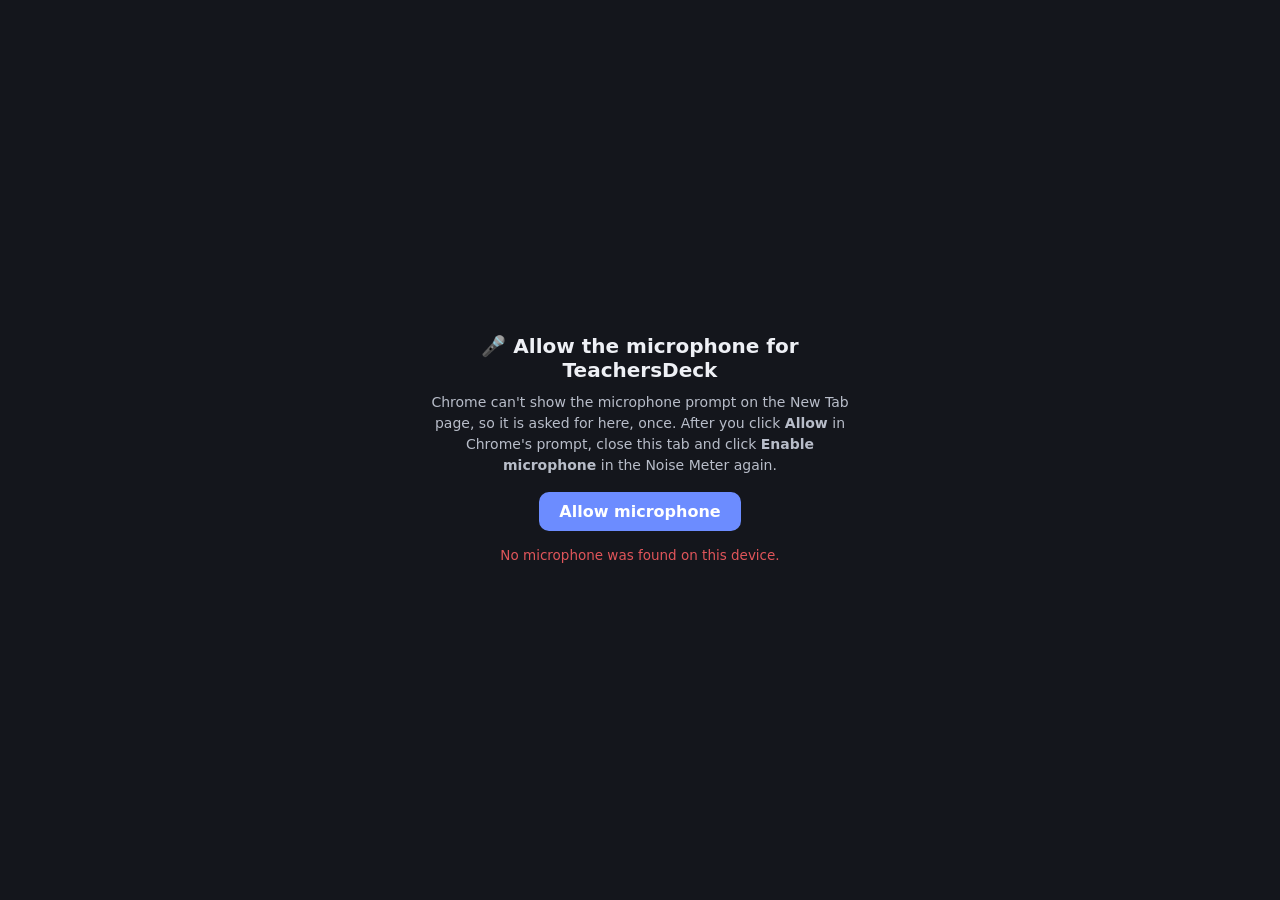
<file: mic.html>
<!DOCTYPE html>
<html lang="en">
<head>
<meta charset="UTF-8">
<meta name="viewport" content="width=device-width, initial-scale=1.0">
<title>TeachersDeck — microphone setup</title>
<style>
  body{ margin:0; min-height:100vh; display:flex; align-items:center; justify-content:center;
        font-family:system-ui,-apple-system,'Segoe UI',Roboto,sans-serif; background:#14161c; color:#eef0f5; }
  main{ max-width:440px; padding:32px; text-align:center; }
  h1{ font-size:20px; margin:0 0 10px; }
  p{ font-size:14px; line-height:1.5; color:#b8bdc9; margin:0 0 16px; }
  button{ font:inherit; font-weight:600; padding:10px 20px; border-radius:10px; border:0; cursor:pointer;
          background:#6c8cff; color:#fff; }
  #status{ margin-top:16px; font-size:13.5px; min-height:20px; }
  #status.ok{ color:#4FD18A; } #status.bad{ color:#E0555A; }
</style>
</head>
<body>
<main>
  <h1>🎤 Allow the microphone for TeachersDeck</h1>
  <p>Chrome can't show the microphone prompt on the New Tab page, so it is asked for here, once. After you click <b>Allow</b> in Chrome's prompt, close this tab and click <b>Enable microphone</b> in the Noise Meter again.</p>
  <button id="go">Allow microphone</button>
  <div id="status" role="status"></div>
</main>
<script src="js/mic-permission.js"></script>
</body>
</html>
</file>
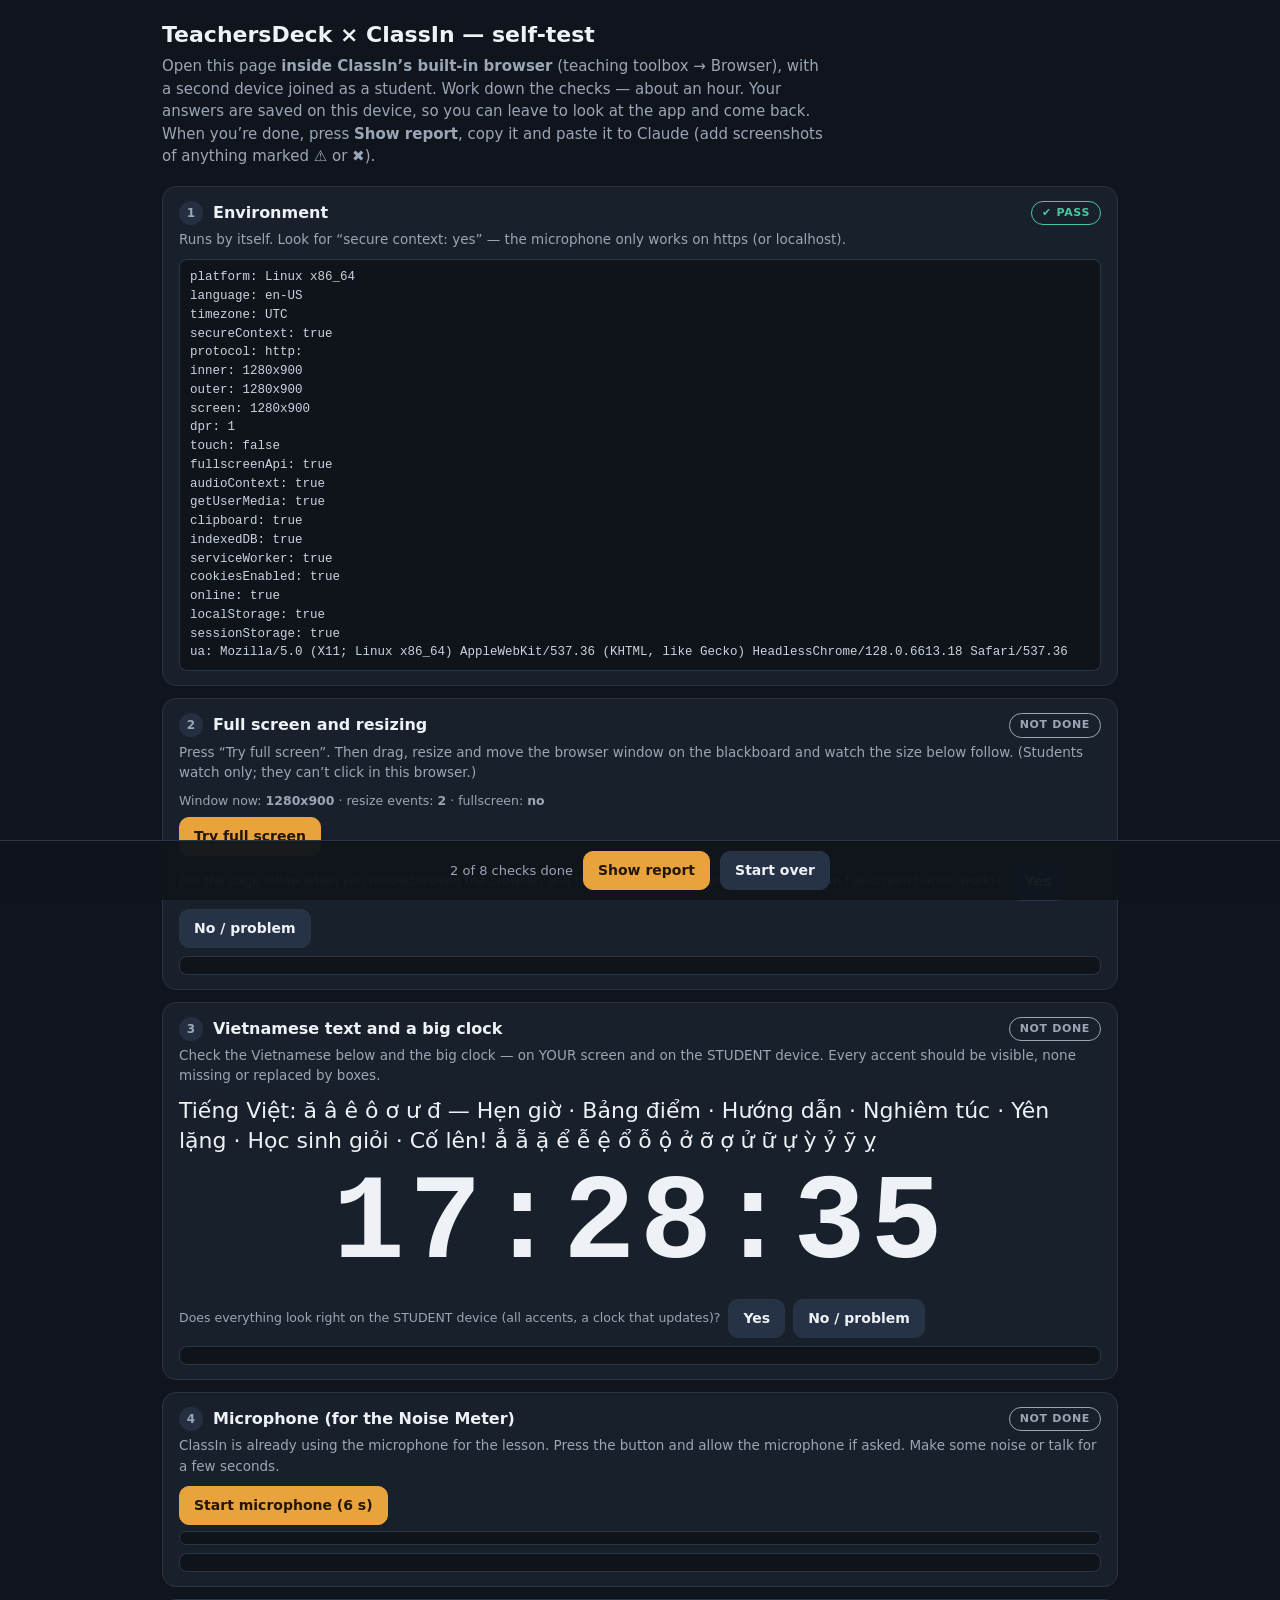
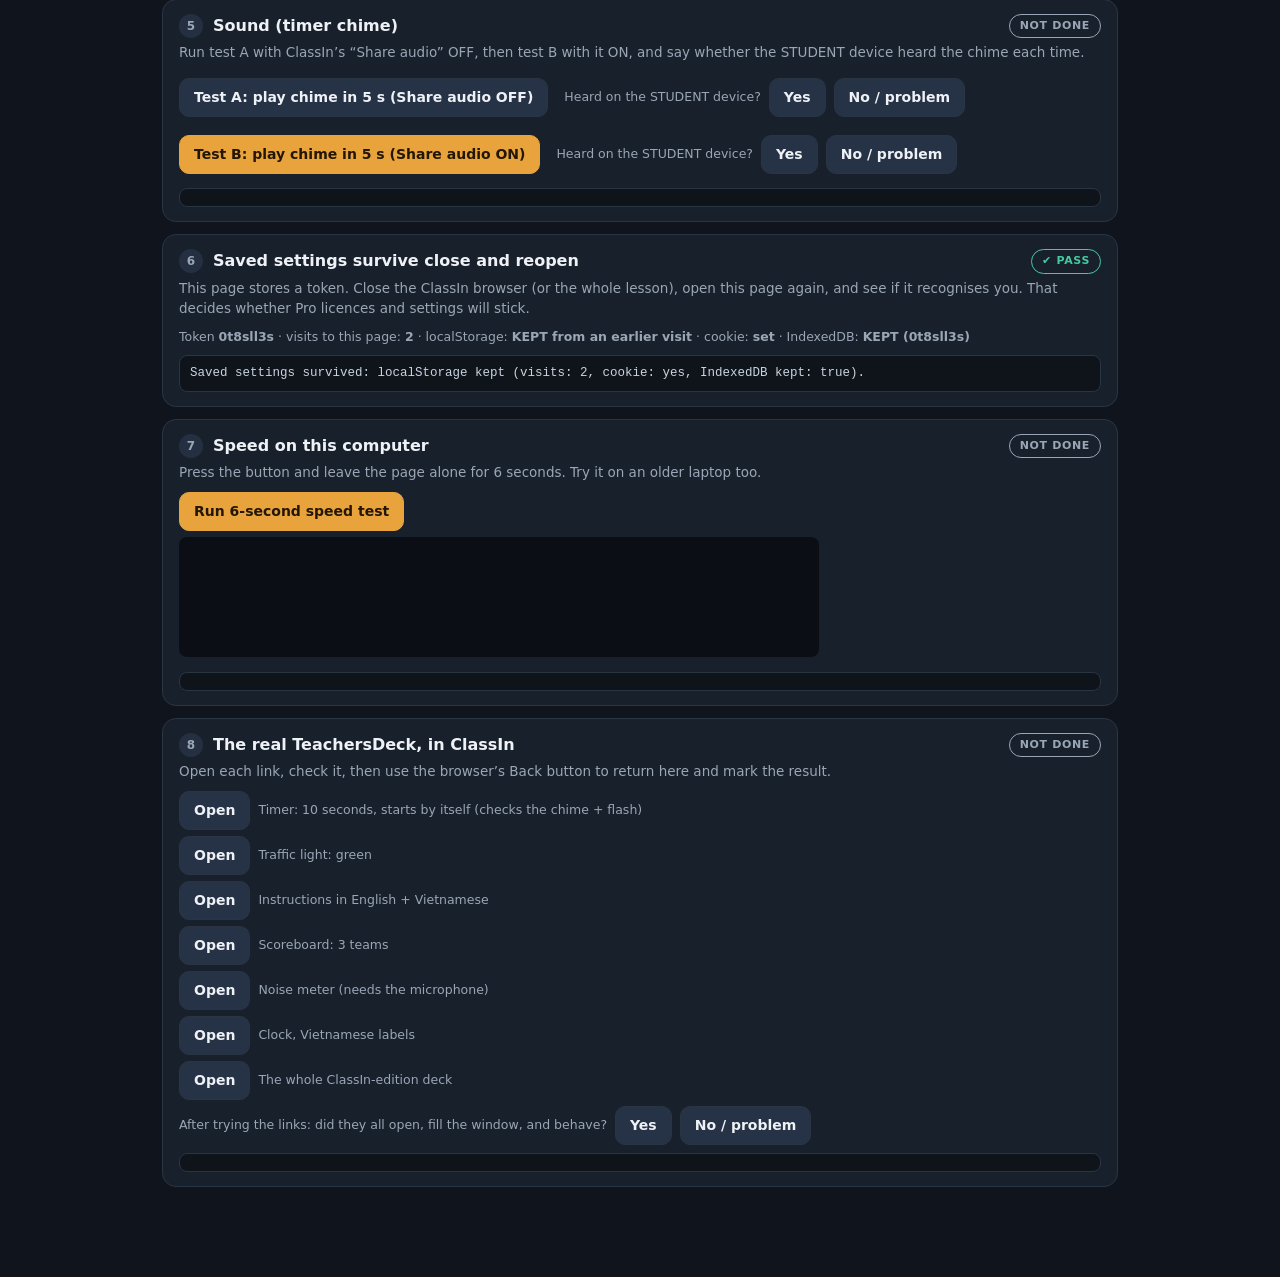
<file: site/classin-check.html>
<!DOCTYPE html>
<html lang="en">
<head>
<meta charset="UTF-8">
<meta name="viewport" content="width=device-width, initial-scale=1.0">
<title>TeachersDeck × ClassIn — self-test</title>
<style>
  :root{ --bg:#10151d; --card:#18202b; --line:#2a3544; --txt:#eef1f5; --lo:#9aa6b6; --amber:#e8a33d; --ok:#46c9a0; --warn:#e8a33d; --bad:#ef7a5a; }
  *{ box-sizing:border-box; } html,body{ margin:0; background:var(--bg); color:var(--txt); font:15px/1.5 system-ui,-apple-system,'Segoe UI',Roboto,sans-serif; }
  header{ padding:18px 22px 6px; max-width:1000px; margin:0 auto; } h1{ margin:0 0 4px; font-size:22px; } header p{ margin:4px 0; color:var(--lo); max-width:70ch; }
  main{ max-width:1000px; margin:0 auto; padding:8px 22px 90px; display:grid; gap:12px; }
  .card{ background:var(--card); border:1px solid var(--line); border-radius:14px; padding:14px 16px; } .card h2{ margin:0 0 4px; font-size:16px; display:flex; align-items:center; gap:10px; flex-wrap:wrap; }
  .num{ display:inline-grid; place-items:center; width:24px; height:24px; border-radius:50%; background:#243042; font-size:12px; color:var(--lo); }
  .how{ margin:2px 0 10px; color:var(--lo); font-size:13.5px; }
  .chip{ margin-left:auto; font-size:11px; font-weight:800; letter-spacing:.06em; text-transform:uppercase; padding:3px 10px; border-radius:99px; border:1px solid currentColor; } .chip.pending{ color:var(--lo); } .chip.pass{ color:var(--ok); } .chip.warn{ color:var(--warn); } .chip.fail{ color:var(--bad); }
  button,.btn{ font:inherit; font-size:14px; font-weight:600; color:var(--txt); background:#263245; border:1px solid var(--line); border-radius:10px; padding:8px 14px; cursor:pointer; text-decoration:none; display:inline-block; } button:hover,.btn:hover{ border-color:var(--amber); } button.go{ background:var(--amber); color:#231604; border-color:var(--amber); }
  button.yes:hover{ border-color:var(--ok); } button.no:hover{ border-color:var(--bad); } .row{ display:flex; gap:8px; flex-wrap:wrap; align-items:center; margin:6px 0; }
  .out{ font:12.5px/1.5 ui-monospace,Menlo,Consolas,monospace; color:#c9d3e0; background:#0f141b; border:1px solid var(--line); border-radius:8px; padding:8px 10px; white-space:pre-wrap; word-break:break-word; margin-top:8px; min-height:1.5em; }
  .vn{ font-size:22px; line-height:1.4; } .clock{ font:800 clamp(40px,12vw,120px)/1 ui-monospace,Menlo,Consolas,monospace; letter-spacing:.04em; text-align:center; padding:8px 0; }
  .meter{ height:14px; border-radius:99px; background:#0f141b; border:1px solid var(--line); overflow:hidden; } .meter i{ display:block; height:100%; width:0; background:var(--ok); transition:width .08s linear; }
  #bar{ position:fixed; left:0; right:0; bottom:0; background:rgba(16,21,29,.96); border-top:1px solid var(--line); padding:10px 16px; display:flex; gap:10px; align-items:center; flex-wrap:wrap; justify-content:center; z-index:5; }
  #bar .prog{ color:var(--lo); font-size:13px; } textarea{ width:100%; min-height:200px; font:12px/1.45 ui-monospace,Menlo,Consolas,monospace; color:#dbe3ee; background:#0b0f15; border:1px solid var(--line); border-radius:10px; padding:10px; resize:vertical; }
  a.link{ color:var(--amber); } .small{ font-size:12.5px; color:var(--lo); }
</style>
</head>
<body>
<header>
  <h1>TeachersDeck × ClassIn — self-test</h1>
  <p>Open this page <b>inside ClassIn’s built-in browser</b> (teaching toolbox → Browser), with a second device joined as a student. Work down the checks — about an hour. Your answers are saved on this device, so you can leave to look at the app and come back. When you’re done, press <b>Show report</b>, copy it and paste it to Claude (add screenshots of anything marked ⚠ or ✖).</p>
</header>
<main id="main"></main>
<div id="bar">
  <span class="prog" id="prog"></span>
  <button class="go" id="show">Show report</button>
  <button id="reset">Start over</button>
</div>
<div style="max-width:1000px;margin:0 auto;padding:0 22px 110px" id="reportBox" hidden>
  <div class="card"><h2>Report <span class="small">— copy all of it</span></h2>
    <div class="row"><button id="copy" class="go">Copy</button><button id="selall">Select all</button><button id="dl">Download .json</button></div>
    <textarea id="report" readonly></textarea></div>
</div>

<script>
(function(){
  'use strict';
  var KEY = 'td_classin_check_v1', BUILD = 'classin';   // the full build number comes from build-info.json, below
  try{ fetch('build-info.json', { cache:'no-store' }).then(function(r){ return r.json(); }).then(function(i){ if(i && i.version) BUILD = i.version; }).catch(function(){}); }catch(e){}
  var R; try{ R = JSON.parse(localStorage.getItem(KEY)); }catch(e){} if(!R || typeof R !== 'object') R = {};
  R.checks = R.checks || {}; R.visits = (R.visits || 0) + 1; R.firstSeen = R.firstSeen || new Date().toISOString();
  function save(){ try{ localStorage.setItem(KEY, JSON.stringify(R)); }catch(e){} }
  function $(s, r){ return (r || document).querySelector(s); }
  function el(tag, attrs, html){ var e = document.createElement(tag); if(attrs) for(var k in attrs) e.setAttribute(k, attrs[k]); if(html != null) e.innerHTML = html; return e; }
  function esc(s){ return String(s).replace(/[&<>]/g, function(c){ return { '&':'&amp;', '<':'&lt;', '>':'&gt;' }[c]; }); }

  var CHECKS = [
    { id:'env',     title:'Environment',                  how:'Runs by itself. Look for “secure context: yes” — the microphone only works on https (or localhost).' },
    { id:'fs',      title:'Full screen and resizing',      how:'Press “Try full screen”. Then drag, resize and move the browser window on the blackboard and watch the size below follow. (Students watch only; they can’t click in this browser.)' },
    { id:'text',    title:'Vietnamese text and a big clock', how:'Check the Vietnamese below and the big clock — on YOUR screen and on the STUDENT device. Every accent should be visible, none missing or replaced by boxes.' },
    { id:'mic',     title:'Microphone (for the Noise Meter)', how:'ClassIn is already using the microphone for the lesson. Press the button and allow the microphone if asked. Make some noise or talk for a few seconds.' },
    { id:'audio',   title:'Sound (timer chime)',           how:'Run test A with ClassIn’s “Share audio” OFF, then test B with it ON, and say whether the STUDENT device heard the chime each time.' },
    { id:'persist', title:'Saved settings survive close and reopen', how:'This page stores a token. Close the ClassIn browser (or the whole lesson), open this page again, and see if it recognises you. That decides whether Pro licences and settings will stick.' },
    { id:'perf',    title:'Speed on this computer',        how:'Press the button and leave the page alone for 6 seconds. Try it on an older laptop too.' },
    { id:'app',     title:'The real TeachersDeck, in ClassIn', how:'Open each link, check it, then use the browser’s Back button to return here and mark the result.' }
  ];
  var main = $('#main');
  function chipHtml(id){ var c = R.checks[id] || {}; var s = c.status || 'pending', lab = { pending:'not done', pass:'✔ pass', warn:'⚠ check', fail:'✖ problem' }[s]; return '<span class="chip ' + s + '">' + lab + '</span>'; }
  function setCheck(id, status, detail, data){ R.checks[id] = { status:status, detail:detail || '', data:data || null, at:new Date().toISOString() }; save(); var c = $('#c-' + id + ' .chip'); if(c) c.outerHTML = chipHtml(id); out(id, detail); progress(); }
  function out(id, txt){ var o = $('#c-' + id + ' .out'); if(o) o.textContent = txt || ''; }
  function ask(id, label, onYes, onNo){ var r = el('div', { class:'row' }, '<span class="small">' + label + '</span>'); var y = el('button', { class:'yes' }, 'Yes'), n = el('button', { class:'no' }, 'No / problem'); y.onclick = onYes; n.onclick = onNo; r.appendChild(y); r.appendChild(n); return r; }
  function progress(){ var done = CHECKS.filter(function(c){ return R.checks[c.id] && R.checks[c.id].status !== 'pending'; }).length; $('#prog').textContent = done + ' of ' + CHECKS.length + ' checks done'; }

  CHECKS.forEach(function(c, i){
    var card = el('section', { class:'card', id:'c-' + c.id }, '<h2><span class="num">' + (i + 1) + '</span>' + esc(c.title) + chipHtml(c.id) + '</h2><p class="how">' + c.how + '</p><div class="body"></div><div class="out"></div>');
    main.appendChild(card);
  });
  function body(id){ return $('#c-' + id + ' .body'); }

  /* 1 environment */
  (function(){
    var d = { ua:navigator.userAgent, platform:navigator.platform, language:navigator.language, timezone:(Intl.DateTimeFormat().resolvedOptions().timeZone || ''), secureContext:window.isSecureContext, protocol:location.protocol, url:location.href,
      inner:innerWidth + 'x' + innerHeight, outer:outerWidth + 'x' + outerHeight, screen:screen.width + 'x' + screen.height, dpr:window.devicePixelRatio, touch:('ontouchstart' in window) || navigator.maxTouchPoints > 0,
      fullscreenApi:!!(document.documentElement.requestFullscreen || document.documentElement.webkitRequestFullscreen), audioContext:!!(window.AudioContext || window.webkitAudioContext), getUserMedia:!!(navigator.mediaDevices && navigator.mediaDevices.getUserMedia),
      clipboard:!!(navigator.clipboard && navigator.clipboard.writeText), indexedDB:!!window.indexedDB, serviceWorker:'serviceWorker' in navigator, cookiesEnabled:navigator.cookieEnabled, online:navigator.onLine };
    try{ localStorage.setItem('__t', '1'); localStorage.removeItem('__t'); d.localStorage = true; }catch(e){ d.localStorage = false; }
    try{ sessionStorage.setItem('__t', '1'); sessionStorage.removeItem('__t'); d.sessionStorage = true; }catch(e){ d.sessionStorage = false; }
    R.env = d; var bad = !d.secureContext || !d.localStorage || !d.audioContext;
    var lines = []; for(var k in d) if(k !== 'ua' && k !== 'url') lines.push(k + ': ' + d[k]); lines.push('ua: ' + d.ua);
    setCheck('env', bad ? 'warn' : 'pass', lines.join('\n'), d);
  })();

  /* 2 full screen + resize */
  (function(){
    var b = body('fs'), n = 0, last = '', log = [];
    var live = el('div', { class:'small' }); b.appendChild(live);
    function upd(){ last = innerWidth + 'x' + innerHeight; live.innerHTML = 'Window now: <b>' + last + '</b> · resize events: <b>' + n + '</b> · fullscreen: <b>' + (document.fullscreenElement ? 'yes' : 'no') + '</b>'; }
    window.addEventListener('resize', function(){ n++; log.push(last = innerWidth + 'x' + innerHeight); if(log.length > 12) log.shift(); upd(); }); document.addEventListener('fullscreenchange', upd); upd();
    var row = el('div', { class:'row' }); var bf = el('button', { class:'go' }, 'Try full screen'); var fsRes = '';
    bf.onclick = function(){ var d = document, r; try{ r = d.fullscreenElement ? d.exitFullscreen() : d.documentElement.requestFullscreen(); }catch(e){ fsRes = 'threw: ' + e.message; out('fs', fsRes); return; }
      if(r && r.then) r.then(function(){ fsRes = 'fullscreen request accepted'; out('fs', fsRes); }).catch(function(e){ fsRes = 'fullscreen refused: ' + (e && e.name) + ' ' + (e && e.message); out('fs', fsRes); }); else { fsRes = 'no promise returned'; out('fs', fsRes); } };
    row.appendChild(bf); b.appendChild(row);
    b.appendChild(ask('fs', 'Did the page follow when you resized/moved the browser, and did full screen work (or does ClassIn’s own full-screen button work)?',
      function(){ setCheck('fs', 'pass', (fsRes || 'fullscreen not tried') + '\nresize events seen: ' + n + '\nlast sizes: ' + log.join(', ')); },
      function(){ setCheck('fs', 'fail', (fsRes || 'fullscreen not tried') + '\nresize events seen: ' + n + '\nlast sizes: ' + log.join(', ') + '\n(user reported a problem)'); }));
  })();

  /* 3 Vietnamese + big clock */
  (function(){
    var b = body('text');
    b.innerHTML = '<div class="vn">Tiếng Việt: ă â ê ô ơ ư đ — Hẹn giờ · Bảng điểm · Hướng dẫn · Nghiêm túc · Yên lặng · Học sinh giỏi · Cố lên! ẳ ẵ ặ ể ễ ệ ổ ỗ ộ ở ỡ ợ ử ữ ự ỳ ỷ ỹ ỵ</div><div class="clock" id="bigclock">00:00:00</div>';
    function tick(){ var d = new Date(), p = function(x){ return String(x).padStart(2, '0'); }; var c = $('#bigclock'); if(c) c.textContent = p(d.getHours()) + ':' + p(d.getMinutes()) + ':' + p(d.getSeconds()); } tick(); setInterval(tick, 1000);
    b.appendChild(ask('text', 'Does everything look right on the STUDENT device (all accents, a clock that updates)?', function(){ setCheck('text', 'pass', 'Vietnamese + big clock OK on student device'); }, function(){ setCheck('text', 'fail', 'Vietnamese/clock problem on a device — add a screenshot'); }));
  })();

  /* 4 microphone */
  (function(){
    var b = body('mic'), row = el('div', { class:'row' }), btn = el('button', { class:'go' }, 'Start microphone (6 s)'), m = el('div', { class:'meter' }, '<i></i>'); row.appendChild(btn); b.appendChild(row); b.appendChild(m);
    btn.onclick = async function(){
      var info = { permission:'?' }; try{ var p = await navigator.permissions.query({ name:'microphone' }); info.permission = p.state; }catch(e){}
      if(!navigator.mediaDevices || !navigator.mediaDevices.getUserMedia){ setCheck('mic', 'fail', 'getUserMedia is not available here (secure context: ' + window.isSecureContext + ')', info); return; }
      var stream; try{ stream = await navigator.mediaDevices.getUserMedia({ audio:true }); }catch(e){ info.error = (e && e.name) + ': ' + (e && e.message); setCheck('mic', 'fail', 'Microphone refused → ' + info.error + '\npermission was: ' + info.permission + '\nThis is the expected failure if ClassIn holds the mic. The Noise Meter then shows a help message instead.', info); return; }
      var tr = stream.getAudioTracks()[0]; info.device = tr ? tr.label : ''; info.settings = tr && tr.getSettings ? tr.getSettings() : {};
      var AC = window.AudioContext || window.webkitAudioContext, ac = new AC(); try{ await ac.resume(); }catch(e){} var src = ac.createMediaStreamSource(stream), an = ac.createAnalyser(); an.fftSize = 1024; src.connect(an);
      var max = 0, t0 = performance.now(), buf = new Uint8Array(an.fftSize);
      (function loop(){ an.getByteTimeDomainData(buf); var s = 0; for(var i = 0; i < buf.length; i++){ var v = (buf[i] - 128) / 128; s += v * v; } var rms = Math.sqrt(s / buf.length); max = Math.max(max, rms); m.firstChild.style.width = Math.min(100, rms * 400) + '%';
        if(performance.now() - t0 < 6000) requestAnimationFrame(loop); else { stream.getTracks().forEach(function(t){ t.stop(); }); ac.close(); info.maxLevel = +max.toFixed(4);
          setCheck('mic', max > 0.02 ? 'pass' : 'warn', (max > 0.02 ? 'Microphone works alongside ClassIn.' : 'Microphone opened but the level stayed flat — did you make noise? Is it muted or captured by ClassIn?') + '\ndevice: ' + info.device + '\nmax level: ' + info.maxLevel + '\npermission: ' + info.permission, info); } })();
    };
  })();

  /* 5 sound */
  (function(){
    var b = body('audio'), res = R.audioRes || {}; function chime(){ var AC = window.AudioContext || window.webkitAudioContext, ac = new AC(); try{ ac.resume(); }catch(e){} var n = ac.currentTime + 0.05;
      [880, 1109, 1319, 1760].forEach(function(f, i){ var o = ac.createOscillator(), g = ac.createGain(); o.frequency.value = f; g.gain.setValueAtTime(0.0001, n + i * 0.26); g.gain.linearRampToValueAtTime(0.4, n + i * 0.26 + 0.02); g.gain.exponentialRampToValueAtTime(0.0001, n + i * 0.26 + 0.55); o.connect(g); g.connect(ac.destination); o.start(n + i * 0.26); o.stop(n + i * 0.26 + 0.6); });
      return { state:ac.state, sampleRate:ac.sampleRate, outputLatency:ac.outputLatency, baseLatency:ac.baseLatency }; }
    function eval_(){ var a = res.A, bb = res.B; var st = (bb === true) ? 'pass' : (bb === false || a === true) ? 'warn' : (a === false && bb === undefined) ? 'pending' : 'pending';
      if(bb === true) st = 'pass'; else if(bb === false) st = 'fail'; else if(a !== undefined) st = 'warn'; else st = 'pending';
      var msg = 'A (Share audio OFF): students heard = ' + (res.A === undefined ? '—' : res.A) + '\nB (Share audio ON): students heard = ' + (res.B === undefined ? '—' : res.B) + '\n' + (bb === true ? 'Chime reaches students when Share audio is ON — the on-screen flash is the fallback when it is off.' : bb === false ? 'Even with Share audio ON students heard nothing — report this; the flash cue is then the only signal.' : 'Run test B too.');
      R.audioRes = res; setCheck('audio', st, msg, res); }
    ['A', 'B'].forEach(function(k){ var row = el('div', { class:'row' }); var bt = el('button', k === 'B' ? { class:'go' } : {}, 'Test ' + k + ': play chime in 5 s (Share audio ' + (k === 'A' ? 'OFF' : 'ON') + ')'); var cd = el('span', { class:'small' });
      bt.onclick = function(){ var n = 5; cd.textContent = ' ' + n; var iv = setInterval(function(){ n--; cd.textContent = ' ' + n; if(n <= 0){ clearInterval(iv); var inf = chime(); cd.textContent = ' played (context: ' + inf.state + ')'; res['ctx' + k] = inf; save(); } }, 1000); };
      row.appendChild(bt); row.appendChild(cd); row.appendChild(ask('audio', 'Heard on the STUDENT device?', function(){ res[k] = true; eval_(); }, function(){ res[k] = false; eval_(); })); b.appendChild(row); });
  })();

  /* 6 persistence */
  (function(){
    var b = body('persist'), P = 'td_classin_persist_v1', prev = null; try{ prev = JSON.parse(localStorage.getItem(P)); }catch(e){}
    var now = { token:(prev && prev.token) || Math.random().toString(36).slice(2, 10), visits:((prev && prev.visits) || 0) + 1, first:(prev && prev.first) || new Date().toISOString() };
    try{ localStorage.setItem(P, JSON.stringify(now)); }catch(e){}
    try{ sessionStorage.setItem(P, now.token); }catch(e){} try{ document.cookie = 'td_classin_t=' + now.token + '; max-age=31536000; path=/; SameSite=Lax'; }catch(e){}
    var cookieOk = document.cookie.indexOf('td_classin_t=') !== -1, idb = 'checking…';
    var line = el('div', { class:'small' }); b.appendChild(line);
    function paint(){ line.innerHTML = 'Token <b>' + now.token + '</b> · visits to this page: <b>' + now.visits + '</b> · localStorage: <b>' + (prev ? 'KEPT from an earlier visit' : 'new') + '</b> · cookie: <b>' + (cookieOk ? 'set' : 'blocked') + '</b> · IndexedDB: <b>' + idb + '</b>'; }
    paint();
    try{ var rq = indexedDB.open('td_classin_check', 1); rq.onupgradeneeded = function(){ rq.result.createObjectStore('k'); }; rq.onsuccess = function(){ var db = rq.result; var tx = db.transaction('k', 'readwrite'); var st = tx.objectStore('k'); var g = st.get('t'); g.onsuccess = function(){ var had = g.result; st.put(now.token, 't'); idb = had ? 'KEPT (' + had + ')' : 'new'; paint(); finish(had); }; }; rq.onerror = function(){ idb = 'failed'; paint(); finish(null); }; }catch(e){ idb = 'unavailable'; paint(); finish(null); }
    function finish(had){ var d = { token:now.token, visits:now.visits, localStorageKept:!!prev, cookie:cookieOk, indexedDBKept:!!had };
      if(now.visits === 1){ setCheck('persist', 'pending', 'First visit recorded. Now CLOSE the ClassIn browser (or the lesson), reopen it, open this page again — the result appears then.', d); }
      else { var kept = d.localStorageKept; setCheck('persist', kept ? 'pass' : 'fail', kept ? 'Saved settings survived: localStorage kept (visits: ' + now.visits + ', cookie: ' + (cookieOk ? 'yes' : 'no') + ', IndexedDB kept: ' + d.indexedDBKept + ').' : 'Storage was EMPTY on a return visit — settings and Pro licences would not stick in this browser.', d); } }
  })();

  /* 7 performance */
  (function(){
    var b = body('perf'), row = el('div', { class:'row' }), btn = el('button', { class:'go' }, 'Run 6-second speed test'), cv = el('canvas', { width:'640', height:'120', style:'width:100%;max-width:640px;border-radius:8px;background:#0b0f15' }); row.appendChild(btn); b.appendChild(row); b.appendChild(cv);
    btn.onclick = function(){ var ctx = cv.getContext('2d'), frames = [], last = performance.now(), t0 = last, n = 0;
      (function f(now){ frames.push(now - last); last = now; n++; ctx.clearRect(0, 0, 640, 120); for(var i = 0; i < 160; i++){ ctx.fillStyle = 'hsl(' + ((i * 5 + n * 3) % 360) + ',70%,60%)'; ctx.fillRect((i * 4 + n * 2) % 640, 60 + Math.sin((i + n / 4) / 6) * 50, 8, 8); }
        if(now - t0 < 6000) requestAnimationFrame(f); else done(); })(performance.now());
      function done(){ var fr = frames.slice(2).sort(function(a, b){ return a - b; }), avg = fr.reduce(function(a, b){ return a + b; }, 0) / fr.length, p95 = fr[Math.floor(fr.length * .95)], long = fr.filter(function(x){ return x > 50; }).length, fps = 1000 / avg;
        var t1 = performance.now(), x = 0; for(var i = 0; i < 3e6; i++) x += Math.sin(i); var cpu = Math.round(performance.now() - t1);
        var d = { avgFps:+fps.toFixed(1), p95FrameMs:+p95.toFixed(1), framesOver50ms:long, cpuBenchMs:cpu };
        setCheck('perf', fps >= 50 && cpu < 400 ? 'pass' : fps >= 30 ? 'warn' : 'fail', 'average ' + d.avgFps + ' fps · slowest-5% frame ' + d.p95FrameMs + ' ms · frames over 50 ms: ' + long + ' · CPU benchmark ' + cpu + ' ms\n(60 fps and under 400 ms is smooth; note which computer this was)', d); }
    };
  })();

  /* 8 the real app */
  (function(){
    var b = body('app');
    var links = [ ['Timer: 10 seconds, starts by itself (checks the chime + flash)', 'index.html?w=timer&sec=10&go=1'], ['Traffic light: green', 'index.html?w=traffic&light=green'], ['Instructions in English + Vietnamese', 'index.html?w=instructions&title=Speaking%20pairs&titlevi=N%C3%B3i%20theo%20c%E1%BA%B7p&steps=Greet%20your%20partner~Ch%C3%A0o%20b%E1%BA%A1n|Ask%20three%20questions~H%E1%BB%8Fi%20ba%20c%C3%A2u'],
      ['Scoreboard: 3 teams', 'index.html?w=scoreboard&teams=Lions,Tigers,Bears'], ['Noise meter (needs the microphone)', 'index.html?w=noise&go=1'], ['Clock, Vietnamese labels', 'index.html?w=clock&lang=vi'], ['The whole ClassIn-edition deck', 'index.html'] ];
    var ul = el('div', { class:'small' }); links.forEach(function(l){ ul.appendChild(el('div', { class:'row' }, '<a class="btn" href="' + l[1] + '">Open</a><span>' + esc(l[0]) + '</span>')); }); b.appendChild(ul);
    b.appendChild(ask('app', 'After trying the links: did they all open, fill the window, and behave?', function(){ setCheck('app', 'pass', 'TeachersDeck links work in ClassIn'); }, function(){ setCheck('app', 'fail', 'Some link had a problem — say which, with a screenshot'); }));
  })();

  /* report */
  function report(){
    var L = ['# TeachersDeck × ClassIn self-test report', '', 'Build: ' + BUILD + ' · Taken: ' + new Date().toISOString() + ' · Page visits: ' + R.visits, 'Page: ' + location.href, ''];
    L.push('| # | Check | Result | Notes |', '|---|---|---|---|');
    CHECKS.forEach(function(c, i){ var k = R.checks[c.id] || {}; var lab = { pending:'not done', pass:'PASS', warn:'CHECK', fail:'PROBLEM' }[k.status || 'pending']; L.push('| ' + (i + 1) + ' | ' + c.title + ' | ' + lab + ' | ' + String(k.detail || '').split('\n').join(' ⏎ ').replace(/\|/g, '/') + ' |'); });
    L.push('', '```json', JSON.stringify({ build:BUILD, env:R.env, checks:R.checks }, null, 1), '```'); return L.join('\n');
  }
  $('#show').onclick = function(){ $('#report').value = report(); $('#reportBox').hidden = false; $('#reportBox').scrollIntoView({ behavior:'smooth' }); };
  $('#selall').onclick = function(){ $('#report').focus(); $('#report').select(); };
  $('#copy').onclick = function(){ var t = $('#report'); t.value = report(); t.focus(); t.select(); var ok = false; try{ ok = document.execCommand('copy'); }catch(e){} if(!ok && navigator.clipboard) navigator.clipboard.writeText(t.value).then(function(){ ok = true; }); $('#copy').textContent = ok ? 'Copied ✔' : 'Select the text and copy it by hand'; setTimeout(function(){ $('#copy').textContent = 'Copy'; }, 2500); };
  $('#dl').onclick = function(){ var a = el('a', { href:URL.createObjectURL(new Blob([JSON.stringify({ build:BUILD, env:R.env, checks:R.checks }, null, 1)], { type:'application/json' })), download:'classin-selftest.json' }); document.body.appendChild(a); a.click(); a.remove(); };
  $('#reset').onclick = function(){ if(confirm('Clear all answers on this page?')){ try{ localStorage.removeItem(KEY); }catch(e){} location.reload(); } };
  save(); progress();
})();
</script>
</body>
</html>
</file>
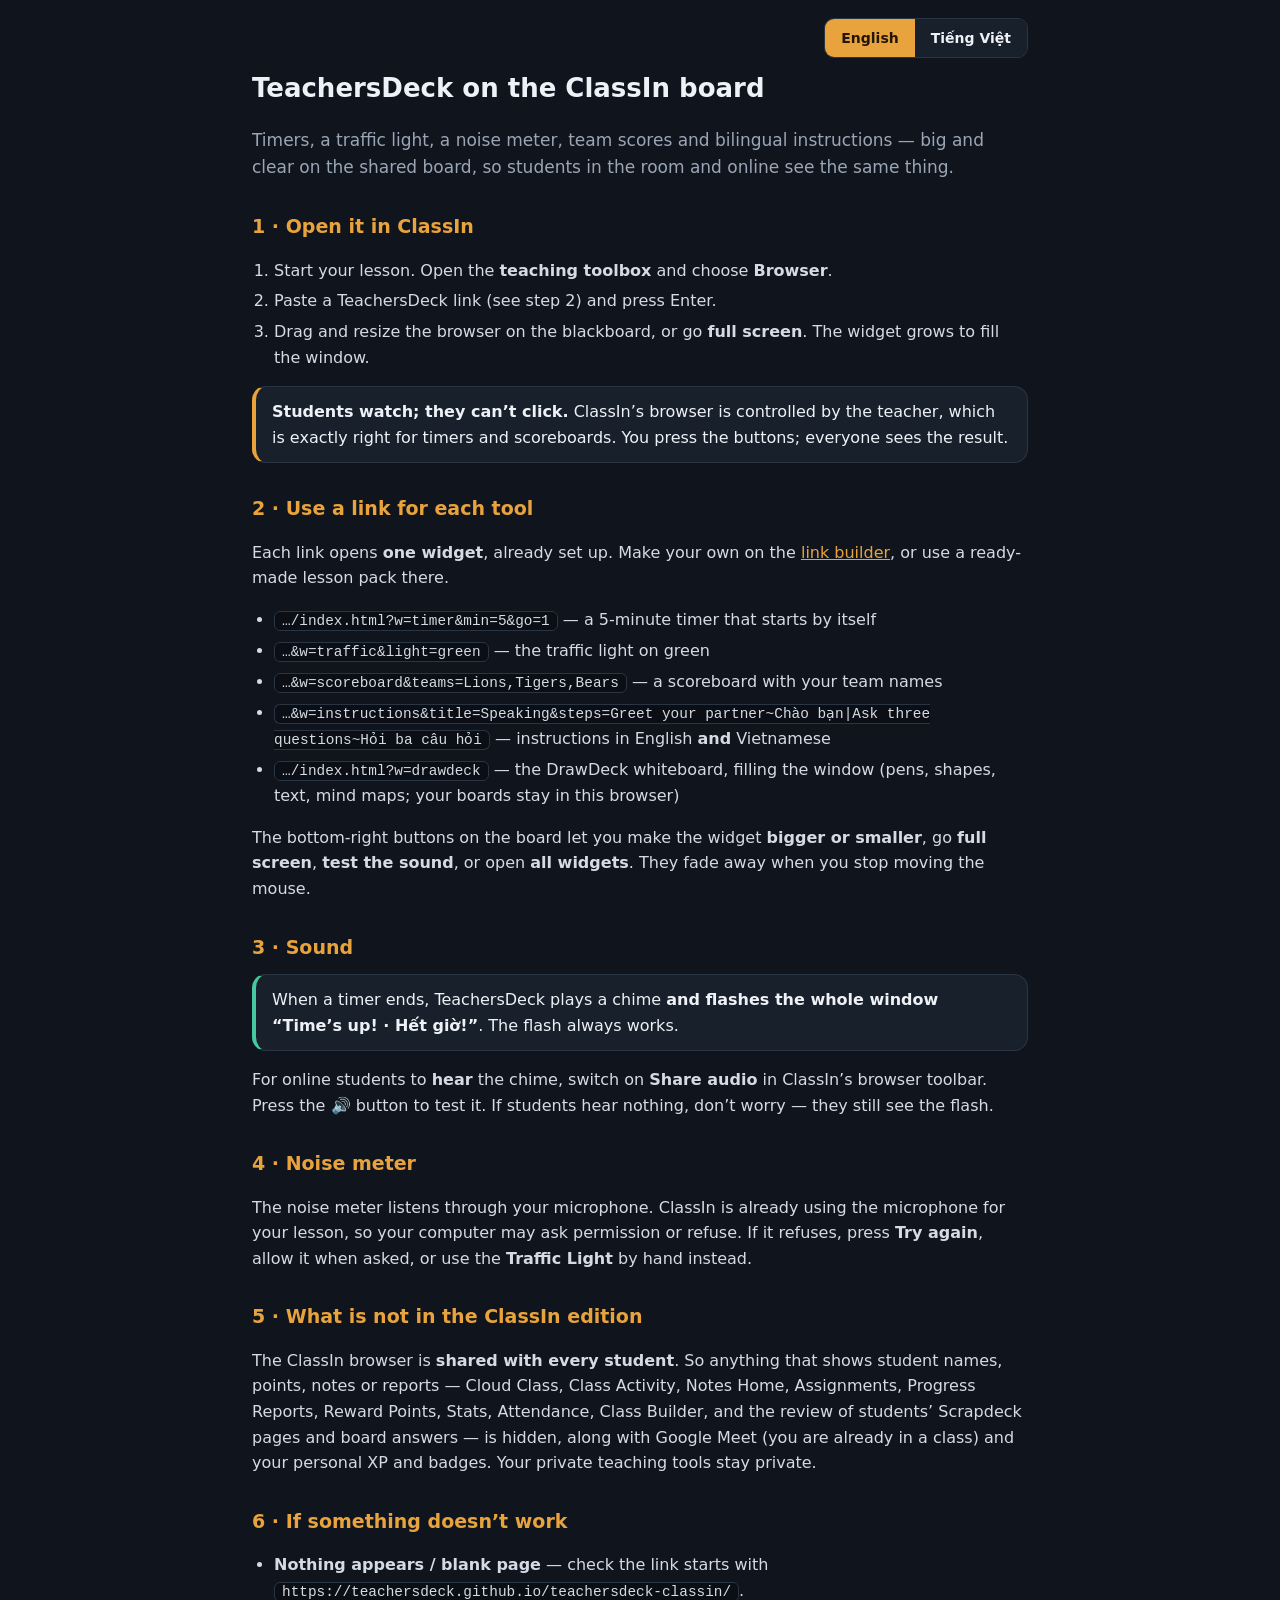
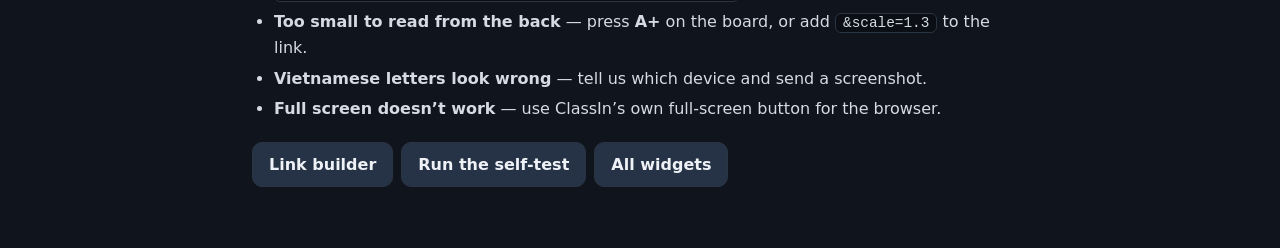
<file: site/classin-guide.html>
<!DOCTYPE html>
<html lang="en">
<head>
<meta charset="UTF-8">
<meta name="viewport" content="width=device-width, initial-scale=1.0">
<title>TeachersDeck × ClassIn — quick start</title>
<!-- Vietnamese text below was written by Claude: have a native speaker check it before customers see it (scoping study, section 5.1). -->
<style>
  :root{ --bg:#10151d; --card:#18202b; --line:#2a3544; --txt:#eef1f5; --lo:#9aa6b6; --amber:#e8a33d; --ok:#46c9a0; }
  *{ box-sizing:border-box; } html,body{ margin:0; background:var(--bg); color:var(--txt); font:16px/1.6 system-ui,-apple-system,'Segoe UI',Roboto,sans-serif; }
  .wrap{ max-width:820px; margin:0 auto; padding:18px 22px 60px; } .top{ display:flex; gap:12px; align-items:center; justify-content:space-between; flex-wrap:wrap; }
  h1{ font-size:26px; margin:10px 0 4px; } h2{ font-size:19px; margin:30px 0 6px; color:var(--amber); } p,li{ color:#d4dbe5; } .lead{ color:var(--lo); font-size:17px; }
  ol,ul{ padding-left:22px; } li{ margin:5px 0; } code{ background:#0b0f15; border:1px solid var(--line); padding:1px 7px; border-radius:6px; font-size:.9em; }
  .card{ background:var(--card); border:1px solid var(--line); border-radius:14px; padding:12px 16px; margin:12px 0; } .tip{ border-left:4px solid var(--amber); } .ok{ border-left:4px solid var(--ok); }
  a{ color:var(--amber); } .seg{ display:inline-flex; border:1px solid var(--line); border-radius:10px; overflow:hidden; } .seg button{ font:inherit; font-size:14px; font-weight:600; color:var(--txt); background:#18202b; border:0; padding:8px 16px; cursor:pointer; } .seg button.on{ background:var(--amber); color:#231604; }
  .btnrow a{ display:inline-block; margin:4px 8px 4px 0; padding:9px 16px; border-radius:10px; background:#263245; border:1px solid var(--line); text-decoration:none; color:var(--txt); font-weight:600; } .btnrow a:hover{ border-color:var(--amber); }
  div[lang=vi]{ display:none; } body.vi div[lang=vi]{ display:block; } body.vi div[lang=en]{ display:none; }   /* scoped to the two content blocks: <html lang> changes too */
  @media print{ .top .seg, .btnrow{ display:none; } html,body{ background:#fff; color:#000; } p,li{ color:#222; } .card{ border-color:#bbb; background:#fff; } h2{ color:#a05d00; } }
</style>
</head>
<body>
<div class="wrap">
  <div class="top"><div></div><div class="seg"><button id="b-en" class="on">English</button><button id="b-vi">Tiếng Việt</button></div></div>

  <!-- ================= English ================= -->
  <div lang="en">
    <h1>TeachersDeck on the ClassIn board</h1>
    <p class="lead">Timers, a traffic light, a noise meter, team scores and bilingual instructions — big and clear on the shared board, so students in the room and online see the same thing.</p>

    <h2>1 · Open it in ClassIn</h2>
    <ol>
      <li>Start your lesson. Open the <b>teaching toolbox</b> and choose <b>Browser</b>.</li>
      <li>Paste a TeachersDeck link (see step 2) and press Enter.</li>
      <li>Drag and resize the browser on the blackboard, or go <b>full screen</b>. The widget grows to fill the window.</li>
    </ol>
    <div class="card tip"><b>Students watch; they can’t click.</b> ClassIn’s browser is controlled by the teacher, which is exactly right for timers and scoreboards. You press the buttons; everyone sees the result.</div>

    <h2>2 · Use a link for each tool</h2>
    <p>Each link opens <b>one widget</b>, already set up. Make your own on the <a href="classin-links.html">link builder</a>, or use a ready-made lesson pack there.</p>
    <ul>
      <li><code>…/index.html?w=timer&amp;min=5&amp;go=1</code> — a 5-minute timer that starts by itself</li>
      <li><code>…&amp;w=traffic&amp;light=green</code> — the traffic light on green</li>
      <li><code>…&amp;w=scoreboard&amp;teams=Lions,Tigers,Bears</code> — a scoreboard with your team names</li>
      <li><code>…&amp;w=instructions&amp;title=Speaking&amp;steps=Greet your partner~Chào bạn|Ask three questions~Hỏi ba câu hỏi</code> — instructions in English <b>and</b> Vietnamese</li>
      <li><code>…/index.html?w=drawdeck</code> — the DrawDeck whiteboard, filling the window (pens, shapes, text, mind maps; your boards stay in this browser)</li>
    </ul>
    <p>The bottom-right buttons on the board let you make the widget <b>bigger or smaller</b>, go <b>full screen</b>, <b>test the sound</b>, or open <b>all widgets</b>. They fade away when you stop moving the mouse.</p>

    <h2>3 · Sound</h2>
    <div class="card ok">When a timer ends, TeachersDeck plays a chime <b>and flashes the whole window “Time’s up! · Hết giờ!”</b>. The flash always works.</div>
    <p>For online students to <b>hear</b> the chime, switch on <b>Share audio</b> in ClassIn’s browser toolbar. Press the 🔊 button to test it. If students hear nothing, don’t worry — they still see the flash.</p>

    <h2>4 · Noise meter</h2>
    <p>The noise meter listens through your microphone. ClassIn is already using the microphone for your lesson, so your computer may ask permission or refuse. If it refuses, press <b>Try again</b>, allow it when asked, or use the <b>Traffic Light</b> by hand instead.</p>

    <h2>5 · What is not in the ClassIn edition</h2>
    <p>The ClassIn browser is <b>shared with every student</b>. So anything that shows student names, points, notes or reports — Cloud Class, Class Activity, Notes Home, Assignments, Progress Reports, Reward Points, Stats, Attendance, Class Builder, and the review of students’ Scrapdeck pages and board answers — is hidden, along with Google Meet (you are already in a class) and your personal XP and badges. Your private teaching tools stay private.</p>

    <h2>6 · If something doesn’t work</h2>
    <ul>
      <li><b>Nothing appears / blank page</b> — check the link starts with <code>https://teachersdeck.github.io/teachersdeck-classin/</code>.</li>
      <li><b>Too small to read from the back</b> — press <b>A+</b> on the board, or add <code>&amp;scale=1.3</code> to the link.</li>
      <li><b>Vietnamese letters look wrong</b> — tell us which device and send a screenshot.</li>
      <li><b>Full screen doesn’t work</b> — use ClassIn’s own full-screen button for the browser.</li>
    </ul>
    <div class="btnrow"><a href="classin-links.html">Link builder</a><a href="classin-check.html">Run the self-test</a><a href="index.html">All widgets</a></div>
  </div>

  <!-- ================= Tiếng Việt ================= -->
  <div lang="vi">
    <h1>TeachersDeck trên bảng ClassIn</h1>
    <p class="lead">Hẹn giờ, đèn giao thông, đo độ ồn, bảng điểm theo đội và hướng dẫn song ngữ — to, rõ trên bảng dùng chung, để học sinh trong lớp và học sinh online cùng nhìn thấy.</p>

    <h2>1 · Mở trong ClassIn</h2>
    <ol>
      <li>Bắt đầu buổi học. Mở <b>hộp công cụ giảng dạy</b> và chọn <b>Trình duyệt</b>.</li>
      <li>Dán liên kết TeachersDeck (xem bước 2) rồi nhấn Enter.</li>
      <li>Kéo và đổi cỡ trình duyệt trên bảng đen, hoặc chọn <b>toàn màn hình</b>. Widget sẽ phóng to vừa khung.</li>
    </ol>
    <div class="card tip"><b>Học sinh chỉ xem, không bấm được.</b> Trình duyệt của ClassIn do giáo viên điều khiển — rất phù hợp với hẹn giờ và bảng điểm. Bạn bấm nút, cả lớp nhìn thấy kết quả.</div>

    <h2>2 · Mỗi công cụ một liên kết</h2>
    <p>Mỗi liên kết mở <b>một widget</b> đã cài sẵn. Tự tạo liên kết trong <a href="classin-links.html">trang tạo liên kết</a>, hoặc dùng các bộ bài học làm sẵn ở đó.</p>
    <ul>
      <li><code>…/index.html?w=timer&amp;min=5&amp;go=1</code> — hẹn giờ 5 phút, tự chạy</li>
      <li><code>…&amp;w=traffic&amp;light=green</code> — đèn giao thông màu xanh</li>
      <li><code>…&amp;w=scoreboard&amp;teams=Lions,Tigers,Bears</code> — bảng điểm với tên các đội của bạn</li>
      <li><code>…&amp;w=instructions&amp;title=Speaking&amp;steps=Greet your partner~Chào bạn|Ask three questions~Hỏi ba câu hỏi</code> — hướng dẫn bằng tiếng Anh <b>và</b> tiếng Việt</li>
      <li><code>…/index.html?w=drawdeck</code> — bảng vẽ DrawDeck tràn khung cửa sổ (bút, hình, chữ, sơ đồ tư duy; bảng vẽ được lưu trong trình duyệt này)</li>
    </ul>
    <p>Các nút ở góc dưới bên phải giúp <b>phóng to/thu nhỏ</b> widget, <b>toàn màn hình</b>, <b>thử âm thanh</b>, hoặc mở <b>tất cả widget</b>. Chúng tự mờ đi khi bạn ngừng di chuyển chuột.</p>

    <h2>3 · Âm thanh</h2>
    <div class="card ok">Khi hẹn giờ kết thúc, TeachersDeck phát tiếng chuông <b>và làm nhấp nháy cả màn hình “Hết giờ! · Time’s up!”</b>. Hiệu ứng nhấp nháy luôn hoạt động.</div>
    <p>Để học sinh online <b>nghe</b> được tiếng chuông, hãy bật <b>Chia sẻ âm thanh</b> trên thanh công cụ trình duyệt của ClassIn. Nhấn nút 🔊 để thử. Nếu học sinh không nghe thấy cũng không sao — các em vẫn nhìn thấy màn hình nhấp nháy.</p>

    <h2>4 · Đo độ ồn</h2>
    <p>Công cụ đo độ ồn dùng micro của bạn. ClassIn đang dùng micro cho buổi học nên máy tính có thể hỏi quyền hoặc từ chối. Nếu bị từ chối, hãy nhấn <b>Thử lại</b>, cho phép khi được hỏi, hoặc dùng <b>Đèn giao thông</b> thủ công.</p>

    <h2>5 · Những gì không có trong phiên bản ClassIn</h2>
    <p>Trình duyệt ClassIn được <b>chia sẻ cho mọi học sinh</b>. Vì vậy mọi thứ hiển thị tên học sinh, điểm, ghi chú hay báo cáo — Cloud Class, Class Activity, Notes Home, Assignments, Progress Reports, Reward Points, Stats, Attendance, Class Builder, cùng phần duyệt trang Scrapdeck và bài làm trên bảng của học sinh — đều được ẩn, cùng với Google Meet (bạn đã ở trong lớp), điểm XP và huy hiệu cá nhân. Công cụ giảng dạy riêng của bạn vẫn được giữ kín.</p>

    <h2>6 · Nếu có sự cố</h2>
    <ul>
      <li><b>Không hiện gì / trang trắng</b> — kiểm tra liên kết bắt đầu bằng <code>https://teachersdeck.github.io/teachersdeck-classin/</code>.</li>
      <li><b>Quá nhỏ, ngồi cuối lớp không đọc được</b> — nhấn <b>A+</b> trên bảng, hoặc thêm <code>&amp;scale=1.3</code> vào liên kết.</li>
      <li><b>Chữ tiếng Việt hiển thị sai</b> — cho chúng tôi biết thiết bị nào và gửi ảnh chụp màn hình.</li>
      <li><b>Toàn màn hình không hoạt động</b> — dùng nút toàn màn hình của chính ClassIn cho trình duyệt.</li>
    </ul>
    <div class="btnrow"><a href="classin-links.html">Tạo liên kết</a><a href="classin-check.html">Chạy bài tự kiểm tra</a><a href="index.html">Tất cả widget</a></div>
  </div>
</div>
<script>
  (function(){ var b = document.body, en = document.getElementById('b-en'), vi = document.getElementById('b-vi');
    function set(l){ b.classList.toggle('vi', l === 'vi'); en.classList.toggle('on', l !== 'vi'); vi.classList.toggle('on', l === 'vi'); document.documentElement.lang = l; try{ localStorage.setItem('td_guide_lang', l); }catch(e){} }
    en.onclick = function(){ set('en'); }; vi.onclick = function(){ set('vi'); };
    var q = new URLSearchParams(location.search).get('lang'), s = null; try{ s = localStorage.getItem('td_guide_lang'); }catch(e){}
    set(q || s || ((navigator.language || '').toLowerCase().indexOf('vi') === 0 ? 'vi' : 'en')); })();
</script>
</body>
</html>
</file>
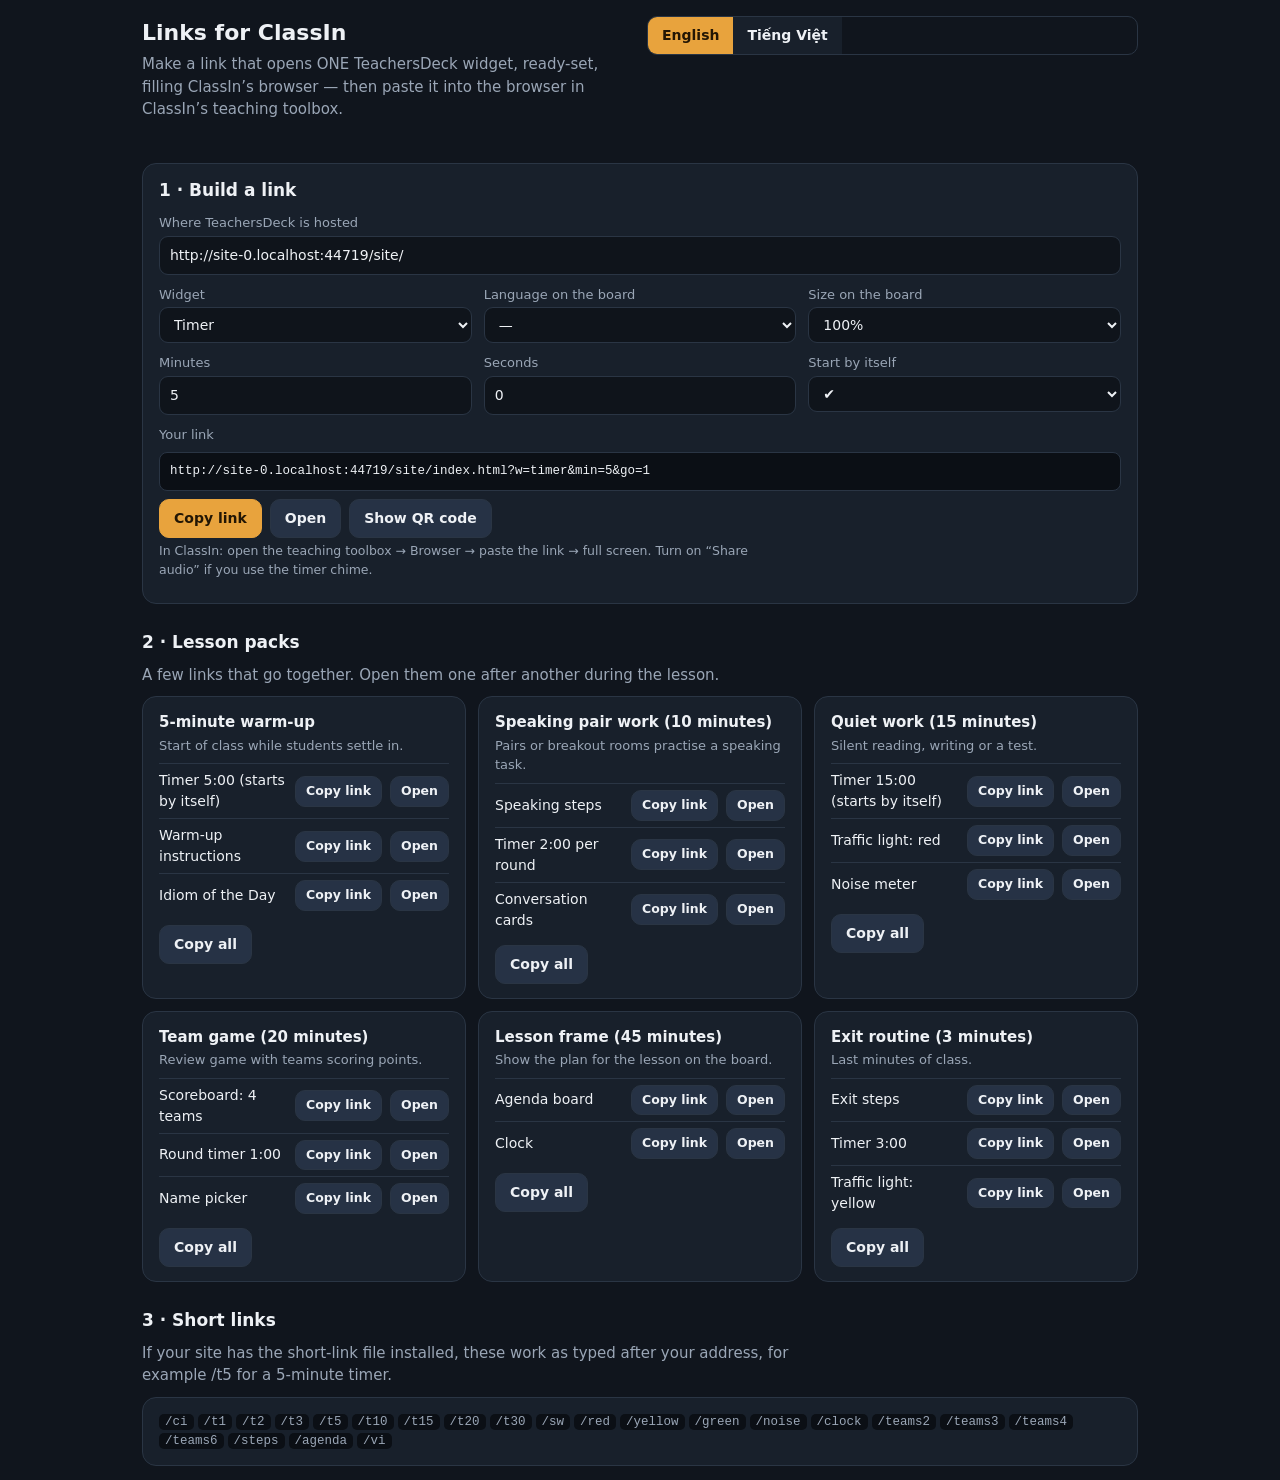
<file: site/classin-links.html>
<!DOCTYPE html>
<html lang="en">
<head>
<meta charset="UTF-8">
<meta name="viewport" content="width=device-width, initial-scale=1.0">
<title>TeachersDeck × ClassIn — links</title>
<style>
  :root{ --bg:#10151d; --card:#18202b; --line:#2a3544; --txt:#eef1f5; --lo:#9aa6b6; --amber:#e8a33d; }
  *{ box-sizing:border-box; } html,body{ margin:0; background:var(--bg); color:var(--txt); font:15px/1.5 system-ui,-apple-system,'Segoe UI',Roboto,sans-serif; }
  header,main{ max-width:1040px; margin:0 auto; padding:16px 22px; } header{ display:flex; gap:14px; align-items:flex-start; flex-wrap:wrap; } header div{ flex:1 1 420px; } h1{ margin:0 0 4px; font-size:22px; } h2{ margin:26px 0 8px; font-size:17px; } p{ color:var(--lo); margin:4px 0 10px; max-width:75ch; }
  .card{ background:var(--card); border:1px solid var(--line); border-radius:14px; padding:14px 16px; } .grid{ display:grid; grid-template-columns:repeat(auto-fit,minmax(300px,1fr)); gap:12px; }
  label{ display:block; font-size:13px; color:var(--lo); margin:10px 0 3px; } input,select,textarea{ width:100%; font:inherit; font-size:14px; color:var(--txt); background:#0f141b; border:1px solid var(--line); border-radius:9px; padding:8px 10px; } input:focus,select:focus,textarea:focus{ outline:none; border-color:var(--amber); }
  textarea{ min-height:64px; resize:vertical; } .row{ display:flex; gap:8px; flex-wrap:wrap; align-items:center; } .row > *{ flex:0 0 auto; }
  button,.btn{ font:inherit; font-size:14px; font-weight:600; color:var(--txt); background:#263245; border:1px solid var(--line); border-radius:10px; padding:8px 14px; cursor:pointer; text-decoration:none; display:inline-block; } button:hover,.btn:hover{ border-color:var(--amber); } .go{ background:var(--amber); color:#231604; border-color:var(--amber); }
  .seg{ display:inline-flex; border:1px solid var(--line); border-radius:10px; overflow:hidden; } .seg button{ border:0; border-radius:0; background:#18202b; } .seg button.on{ background:var(--amber); color:#231604; }
  .out{ font:12.5px/1.5 ui-monospace,Menlo,Consolas,monospace; word-break:break-all; background:#0b0f15; border:1px solid var(--line); border-radius:8px; padding:9px 10px; margin:8px 0; }
  .qr{ background:#fff; padding:8px; border-radius:10px; display:inline-block; } .qr svg{ display:block; width:180px; height:180px; } .qr.sm svg{ width:96px; height:96px; }
  .pack h3{ margin:0 0 2px; font-size:15px; } .pack .when{ color:var(--lo); font-size:13px; margin:0 0 8px; } .lk{ display:flex; align-items:center; gap:8px; padding:6px 0; border-top:1px solid var(--line); font-size:14px; } .lk span{ flex:1; min-width:0; } .lk button,.lk a{ padding:5px 10px; font-size:12.5px; }
  .hint{ font-size:12.5px; color:var(--lo); } code{ background:#0b0f15; padding:1px 6px; border-radius:5px; font-size:12.5px; }
  [hidden]{ display:none !important; }
</style>
</head>
<body>
<header>
  <div><h1 data-i="title">Links for ClassIn</h1><p data-i="intro">Make a link that opens ONE TeachersDeck widget, ready-set, filling ClassIn’s browser — then paste it into the browser in ClassIn’s teaching toolbox.</p></div>
  <div class="seg" role="group" aria-label="Language"><button id="l-en" class="on">English</button><button id="l-vi">Tiếng Việt</button></div>
</header>
<main>
  <section class="card">
    <h2 style="margin-top:0" data-i="build">1 · Build a link</h2>
    <label data-i="site">Where TeachersDeck is hosted</label><input id="base" spellcheck="false" autocomplete="off">
    <div class="grid">
      <div><label data-i="widget">Widget</label><select id="w"></select></div>
      <div><label data-i="lang">Language on the board</label><select id="lang"><option value="">—</option><option value="en">English</option><option value="vi">Tiếng Việt</option></select></div>
      <div><label data-i="size">Size on the board</label><select id="scale"><option value="">100%</option><option value="0.8">80%</option><option value="1.2">120%</option><option value="1.5">150%</option></select></div>
    </div>
    <div id="fields" class="grid"></div>
    <label data-i="result">Your link</label><div class="out" id="url"></div>
    <div class="row"><button class="go" id="copy" data-i="copy">Copy link</button><a class="btn" id="open" target="_blank" rel="noopener" data-i="open">Open</a><button id="toggleqr" data-i="showqr">Show QR code</button></div>
    <div id="qrbox" hidden style="margin-top:12px"><div class="qr" id="qr"></div><p class="hint" data-i="qrhint">Students scan this with their phone to open the same widget on their own device. They cannot click inside the shared ClassIn browser.</p></div>
    <p class="hint" data-i="paste">In ClassIn: open the teaching toolbox → Browser → paste the link → full screen. Turn on “Share audio” if you use the timer chime.</p>
  </section>

  <h2 data-i="packs">2 · Lesson packs</h2><p data-i="packsintro">A few links that go together. Open them one after another during the lesson.</p>
  <div class="grid" id="packs"></div>

  <h2 data-i="short">3 · Short links</h2><p data-i="shortintro">If your site has the short-link file installed, these work as typed after your address, for example <code>/t5</code> for a 5-minute timer.</p>
  <div class="card"><div id="shorts" class="hint"></div></div>
</main>

<script src="js/qrcode-lib.js"></script>
<script>
(function(){
  'use strict';
  var UI = {
    en:{ title:'Links for ClassIn', intro:'Make a link that opens ONE TeachersDeck widget, ready-set, filling ClassIn’s browser — then paste it into the browser in ClassIn’s teaching toolbox.', build:'1 · Build a link', site:'Where TeachersDeck is hosted', widget:'Widget', lang:'Language on the board', size:'Size on the board', result:'Your link', copy:'Copy link', open:'Open', showqr:'Show QR code', hideqr:'Hide QR code', copied:'Copied ✔',
         qrhint:'Students scan this with their phone to open the same widget on their own device. They cannot click inside the shared ClassIn browser.', paste:'In ClassIn: open the teaching toolbox → Browser → paste the link → full screen. Turn on “Share audio” if you use the timer chime.',
         packs:'2 · Lesson packs', packsintro:'A few links that go together. Open them one after another during the lesson.', short:'3 · Short links', shortintro:'If your site has the short-link file installed, these work as typed after your address, for example /t5 for a 5-minute timer.', all:'Copy all', qr:'QR',
         f_min:'Minutes', f_sec:'Seconds', f_go:'Start by itself', f_light:'Light', f_teams:'Team names (2–8, separated by commas)', f_title:'Title (English)', f_titlevi:'Title (Vietnamese)', f_steps:'Steps — one per line. Add the Vietnamese after “ ~ ”, e.g.  Greet your partner ~ Chào bạn', f_schedule:'Schedule — one line each', f_objective:'Objective', f_donow:'Do now', f_keep:'Keep scores when it opens',
         w_timer:'Timer', w_stopwatch:'Stopwatch', w_traffic:'Traffic light', w_noise:'Noise meter', w_scoreboard:'Team scoreboard', w_instructions:'Instructions (EN + VI)', w_agenda:'Agenda board', w_clock:'Clock', w_drawdeck:'DrawDeck whiteboard', w_other:'Another widget (no presets)', f_wid:'Widget id (e.g. dice, namepicker, convocards)' },
    vi:{ title:'Liên kết cho ClassIn', intro:'Tạo liên kết mở MỘT widget của TeachersDeck, đã cài sẵn, tràn khung trình duyệt của ClassIn — rồi dán vào trình duyệt trong hộp công cụ giảng dạy của ClassIn.', build:'1 · Tạo liên kết', site:'Địa chỉ TeachersDeck đang chạy', widget:'Widget', lang:'Ngôn ngữ trên bảng', size:'Cỡ hiển thị trên bảng', result:'Liên kết của bạn', copy:'Sao chép liên kết', open:'Mở', showqr:'Hiện mã QR', hideqr:'Ẩn mã QR', copied:'Đã sao chép ✔',
         qrhint:'Học sinh quét mã này bằng điện thoại để mở cùng widget trên thiết bị của mình. Học sinh không thể bấm vào trình duyệt dùng chung của ClassIn.', paste:'Trong ClassIn: mở hộp công cụ giảng dạy → Trình duyệt → dán liên kết → toàn màn hình. Bật “Chia sẻ âm thanh” nếu dùng chuông hẹn giờ.',
         packs:'2 · Bộ bài học', packsintro:'Vài liên kết đi cùng nhau. Mở lần lượt trong buổi học.', short:'3 · Liên kết ngắn', shortintro:'Nếu trang của bạn đã cài tệp liên kết ngắn, có thể gõ sau địa chỉ, ví dụ /t5 cho hẹn giờ 5 phút.', all:'Sao chép tất cả', qr:'QR',
         f_min:'Phút', f_sec:'Giây', f_go:'Tự bắt đầu', f_light:'Đèn', f_teams:'Tên các đội (2–8, cách nhau bằng dấu phẩy)', f_title:'Tiêu đề (tiếng Anh)', f_titlevi:'Tiêu đề (tiếng Việt)', f_steps:'Các bước — mỗi dòng một bước. Thêm tiếng Việt sau “ ~ ”, ví dụ  Greet your partner ~ Chào bạn', f_schedule:'Lịch học — mỗi dòng một mục', f_objective:'Mục tiêu', f_donow:'Việc làm ngay', f_keep:'Giữ nguyên điểm khi mở',
         w_timer:'Hẹn giờ', w_stopwatch:'Bấm giờ', w_traffic:'Đèn giao thông', w_noise:'Đo độ ồn', w_scoreboard:'Bảng điểm theo đội', w_instructions:'Hướng dẫn (Anh + Việt)', w_agenda:'Bảng chương trình', w_clock:'Đồng hồ', w_drawdeck:'Bảng vẽ DrawDeck', w_other:'Widget khác (không cài sẵn)', f_wid:'Mã widget (ví dụ dice, namepicker, convocards)' }
  };
  var lang = 'en', $ = function(s, r){ return (r || document).querySelector(s); }, T = function(k){ return UI[lang][k] || UI.en[k] || k; };
  var WIDGETS = ['timer', 'stopwatch', 'traffic', 'noise', 'scoreboard', 'instructions', 'agenda', 'clock', 'drawdeck', 'other'];
  var FIELDS = {
    timer:[['min','number','5'],['sec','number','0'],['go','check',true]], stopwatch:[['go','check',true]], traffic:[['light','light','green']], noise:[['go','check',true]],
    scoreboard:[['teams','text','Team 1,Team 2,Team 3']], instructions:[['title','text',''],['titlevi','text',''],['steps','area','Greet your partner ~ Chào bạn\nAsk three questions ~ Hỏi ba câu hỏi']],
    agenda:[['schedule','area','0:00 Warm-up\n0:10 Practice\n0:30 Wrap-up'],['objective','text',''],['donow','text','']], clock:[], drawdeck:[], other:[['wid','text','dice']]
  };
  var base = $('#base'); base.value = location.href.replace(/[?#].*$/, '').replace(/[^\/]*$/, '');
  function esc(s){ return String(s).replace(/[&<>"]/g, function(c){ return { '&':'&amp;', '<':'&lt;', '>':'&gt;', '"':'&quot;' }[c]; }); }

  function makeUrl(root, w, params, common){
    var q = []; if(w) q.push('w=' + encodeURIComponent(w));
    Object.keys(params || {}).forEach(function(k){ var v = params[k]; if(v !== '' && v != null) q.push(k + '=' + encodeURIComponent(v).replace(/%7E/g, '~').replace(/%2C/g, ',').replace(/%7C/g, '|')); });
    Object.keys(common || {}).forEach(function(k){ if(common[k]) q.push(k + '=' + encodeURIComponent(common[k])); });
    return root.replace(/\/?$/, '/') + 'index.html' + (q.length ? '?' + q.join('&') : '');
  }
  function qrSvg(url, cell){ try{ var qr = qrcode(0, 'M'); qr.addData(url); qr.make(); return qr.createSvgTag(cell || 4, 2); }catch(e){ return '<small>QR: link too long</small>'; } }
  function copy(text, btn){ var done = function(){ if(btn){ var o = btn.textContent; btn.textContent = T('copied'); setTimeout(function(){ btn.textContent = o; }, 1800); } };
    if(navigator.clipboard && navigator.clipboard.writeText) navigator.clipboard.writeText(text).then(done, fallback); else fallback();
    function fallback(){ var t = document.createElement('textarea'); t.value = text; t.style.position = 'fixed'; t.style.opacity = '0'; document.body.appendChild(t); t.select(); try{ document.execCommand('copy'); }catch(e){} t.remove(); done(); } }

  /* ---------- builder ---------- */
  var sel = $('#w'), fieldsEl = $('#fields');
  function paintStatic(){
    document.querySelectorAll('[data-i]').forEach(function(e){ e.textContent = T(e.getAttribute('data-i')); });
    var cur = sel.value || 'timer'; sel.innerHTML = WIDGETS.map(function(w){ return '<option value="' + w + '">' + esc(T('w_' + w)) + '</option>'; }).join(''); sel.value = cur;
    $('#toggleqr').textContent = $('#qrbox').hidden ? T('showqr') : T('hideqr'); document.documentElement.lang = lang;
  }
  function paintFields(){
    var w = sel.value, html = '';
    FIELDS[w].forEach(function(f){ var k = f[0], type = f[1], def = f[2], lab = T('f_' + k);
      if(type === 'check') html += '<div><label>' + esc(lab) + '</label><select data-f="' + k + '"><option value="1"' + (def ? ' selected' : '') + '>✔</option><option value="">—</option></select></div>';
      else if(type === 'light') html += '<div><label>' + esc(lab) + '</label><select data-f="' + k + '"><option value="green">🟢</option><option value="yellow">🟡</option><option value="red">🔴</option></select></div>';
      else if(type === 'area') html += '<div style="grid-column:1/-1"><label>' + esc(lab) + '</label><textarea data-f="' + k + '">' + esc(def) + '</textarea></div>';
      else html += '<div><label>' + esc(lab) + '</label><input data-f="' + k + '" type="' + (type === 'number' ? 'number' : 'text') + '" value="' + esc(def) + '"' + (type === 'number' ? ' min="0" max="180"' : '') + '></div>'; });
    fieldsEl.innerHTML = html; build();
  }
  function build(){
    var w = sel.value, p = {}, wid = w;
    fieldsEl.querySelectorAll('[data-f]').forEach(function(e){ p[e.getAttribute('data-f')] = e.value; });
    if(w === 'other'){ wid = (p.wid || '').replace(/[^a-z0-9]/gi, ''); delete p.wid; }
    if(w === 'instructions' && p.steps) p.steps = p.steps.split('\n').map(function(l){ return l.trim(); }).filter(Boolean).map(function(l){ return l.replace(/\s*~\s*/, '~'); }).join('|');
    if(w === 'agenda' && p.schedule) p.schedule = p.schedule.split('\n').map(function(l){ return l.trim(); }).filter(Boolean).join('|');
    if(w === 'timer'){ if(!(+p.sec)) delete p.sec; if(!(+p.min)) delete p.min; }     // no redundant min=0 / sec=0: shorter links, simpler QR codes
    if(p.go === '') delete p.go;
    if(p.keep === '') delete p.keep;
    var url = makeUrl(base.value, wid, p, { lang:$('#lang').value, scale:$('#scale').value });
    $('#url').textContent = url; $('#open').href = url; if(!$('#qrbox').hidden) $('#qr').innerHTML = qrSvg(url, 5); return url;
  }
  sel.onchange = paintFields; fieldsEl.addEventListener('input', build); fieldsEl.addEventListener('change', build); base.oninput = function(){ build(); paintPacks(); }; $('#lang').onchange = $('#scale').onchange = build;
  $('#copy').onclick = function(){ copy($('#url').textContent, this); };
  $('#toggleqr').onclick = function(){ var b = $('#qrbox'); b.hidden = !b.hidden; if(!b.hidden) $('#qr').innerHTML = qrSvg($('#url').textContent, 5); paintStatic(); };

  /* ---------- lesson packs + short links (from classin/packs.json) ---------- */
  var DATA = null;
  function paintPacks(){
    if(!DATA) return; var root = base.value;
    $('#packs').innerHTML = DATA.packs.map(function(pk, pi){
      var links = pk.links.map(function(l, li){ var u = makeUrl(root, l.w, l.params); return '<div class="lk"><span>' + esc(l.label[lang] || l.label.en) + '</span><button data-c="' + pi + ':' + li + '">' + esc(T('copy')) + '</button><a class="btn" target="_blank" rel="noopener" href="' + esc(u) + '">' + esc(T('open')) + '</a></div>'; }).join('');
      return '<div class="card pack"><h3>' + esc(pk.title[lang] || pk.title.en) + '</h3><p class="when">' + esc(pk.when[lang] || pk.when.en) + '</p>' + links + '<div class="row" style="margin-top:8px"><button data-all="' + pi + '">' + esc(T('all')) + '</button></div></div>'; }).join('');
    $('#shorts').innerHTML = DATA.shortlinks.map(function(s){ return '<code>/' + esc(s.slug) + '</code>'; }).join(' ');
  }
  $('#packs').addEventListener('click', function(e){
    var c = e.target.closest('[data-c]'), a = e.target.closest('[data-all]');
    if(c){ var ix = c.getAttribute('data-c').split(':'), l = DATA.packs[+ix[0]].links[+ix[1]]; copy(makeUrl(base.value, l.w, l.params), c); }
    else if(a){ var pk = DATA.packs[+a.getAttribute('data-all')]; copy(pk.links.map(function(l){ return (l.label[lang] || l.label.en) + '\n' + makeUrl(base.value, l.w, l.params); }).join('\n\n'), a); }
  });
  fetch('classin/packs.json').then(function(r){ return r.json(); }).then(function(d){ DATA = d; paintPacks(); }).catch(function(){ $('#packs').innerHTML = '<p class="hint">classin/packs.json could not be loaded.</p>'; });

  function setLang(l){ lang = l; $('#l-en').classList.toggle('on', l === 'en'); $('#l-vi').classList.toggle('on', l === 'vi'); paintStatic(); paintFields(); paintPacks(); }
  $('#l-en').onclick = function(){ setLang('en'); }; $('#l-vi').onclick = function(){ setLang('vi'); };
  paintStatic(); sel.value = 'timer'; paintFields();
})();
</script>
</body>
</html>
</file>
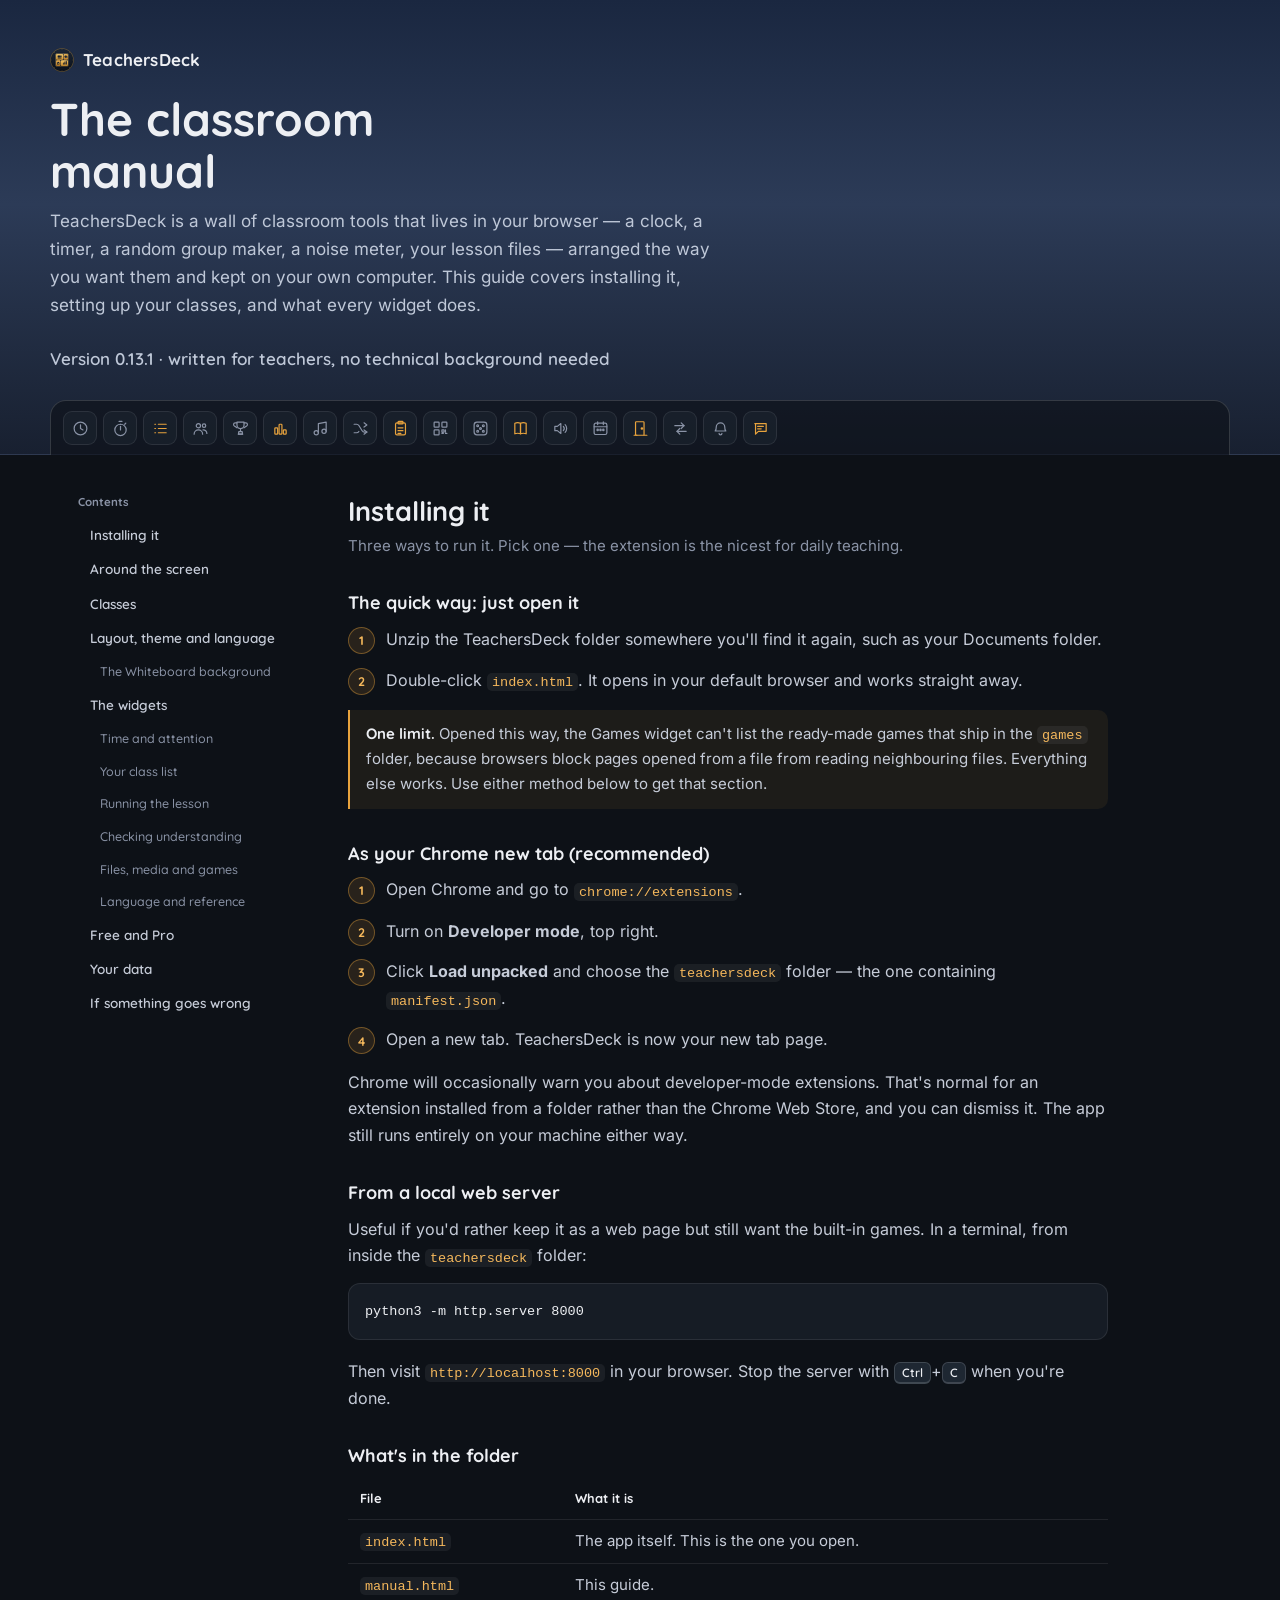
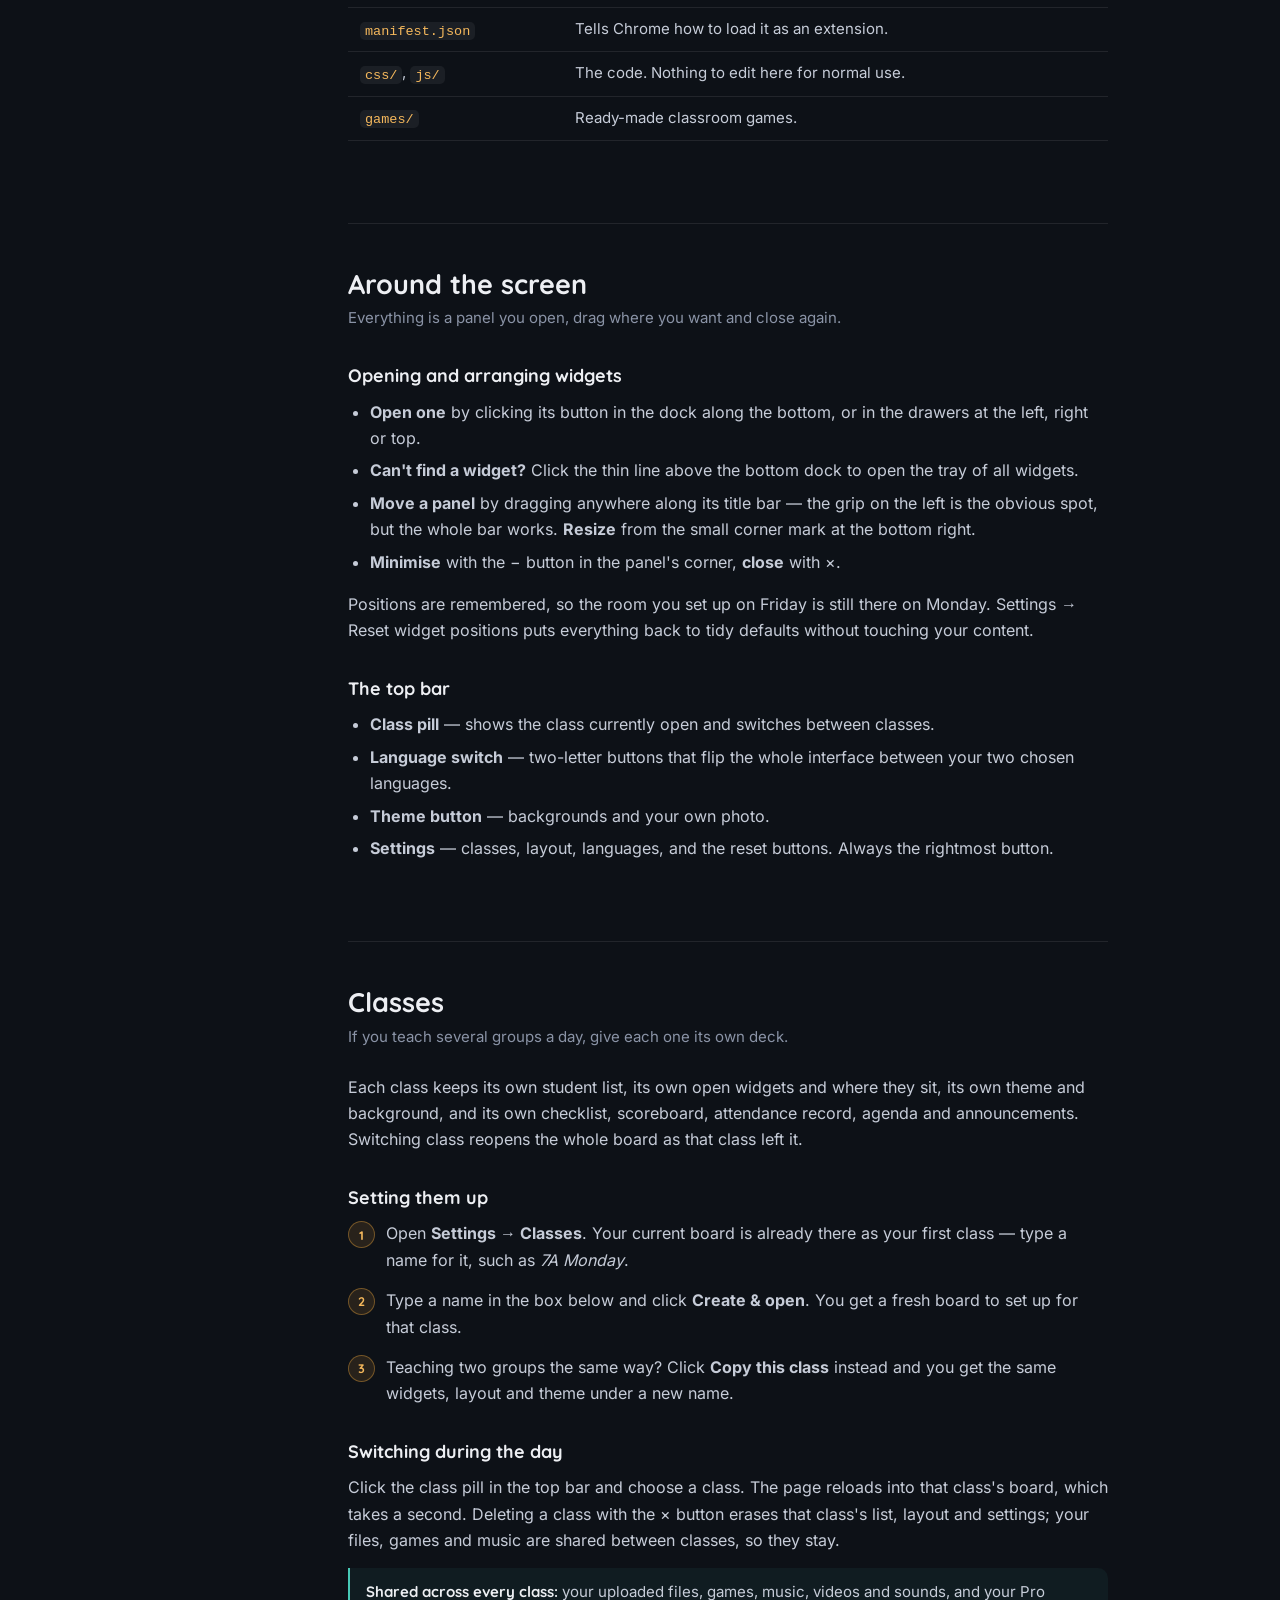
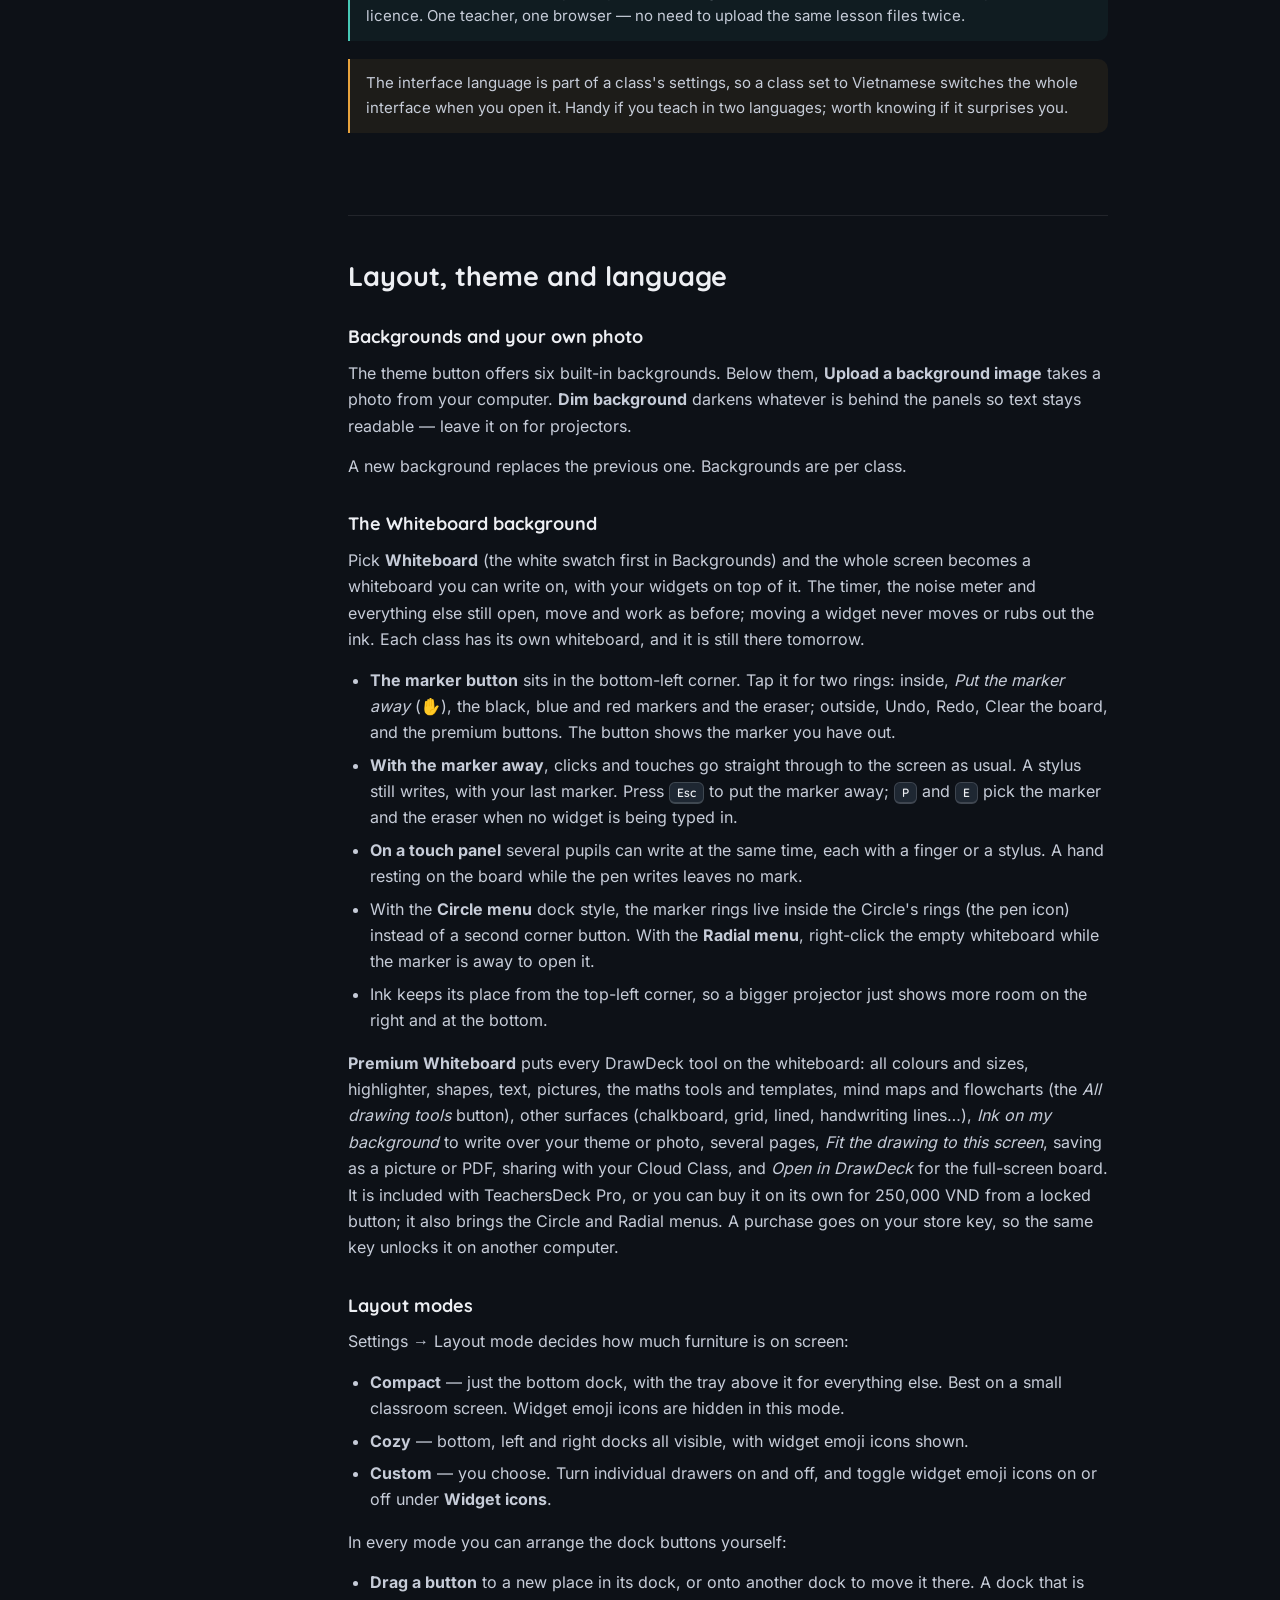
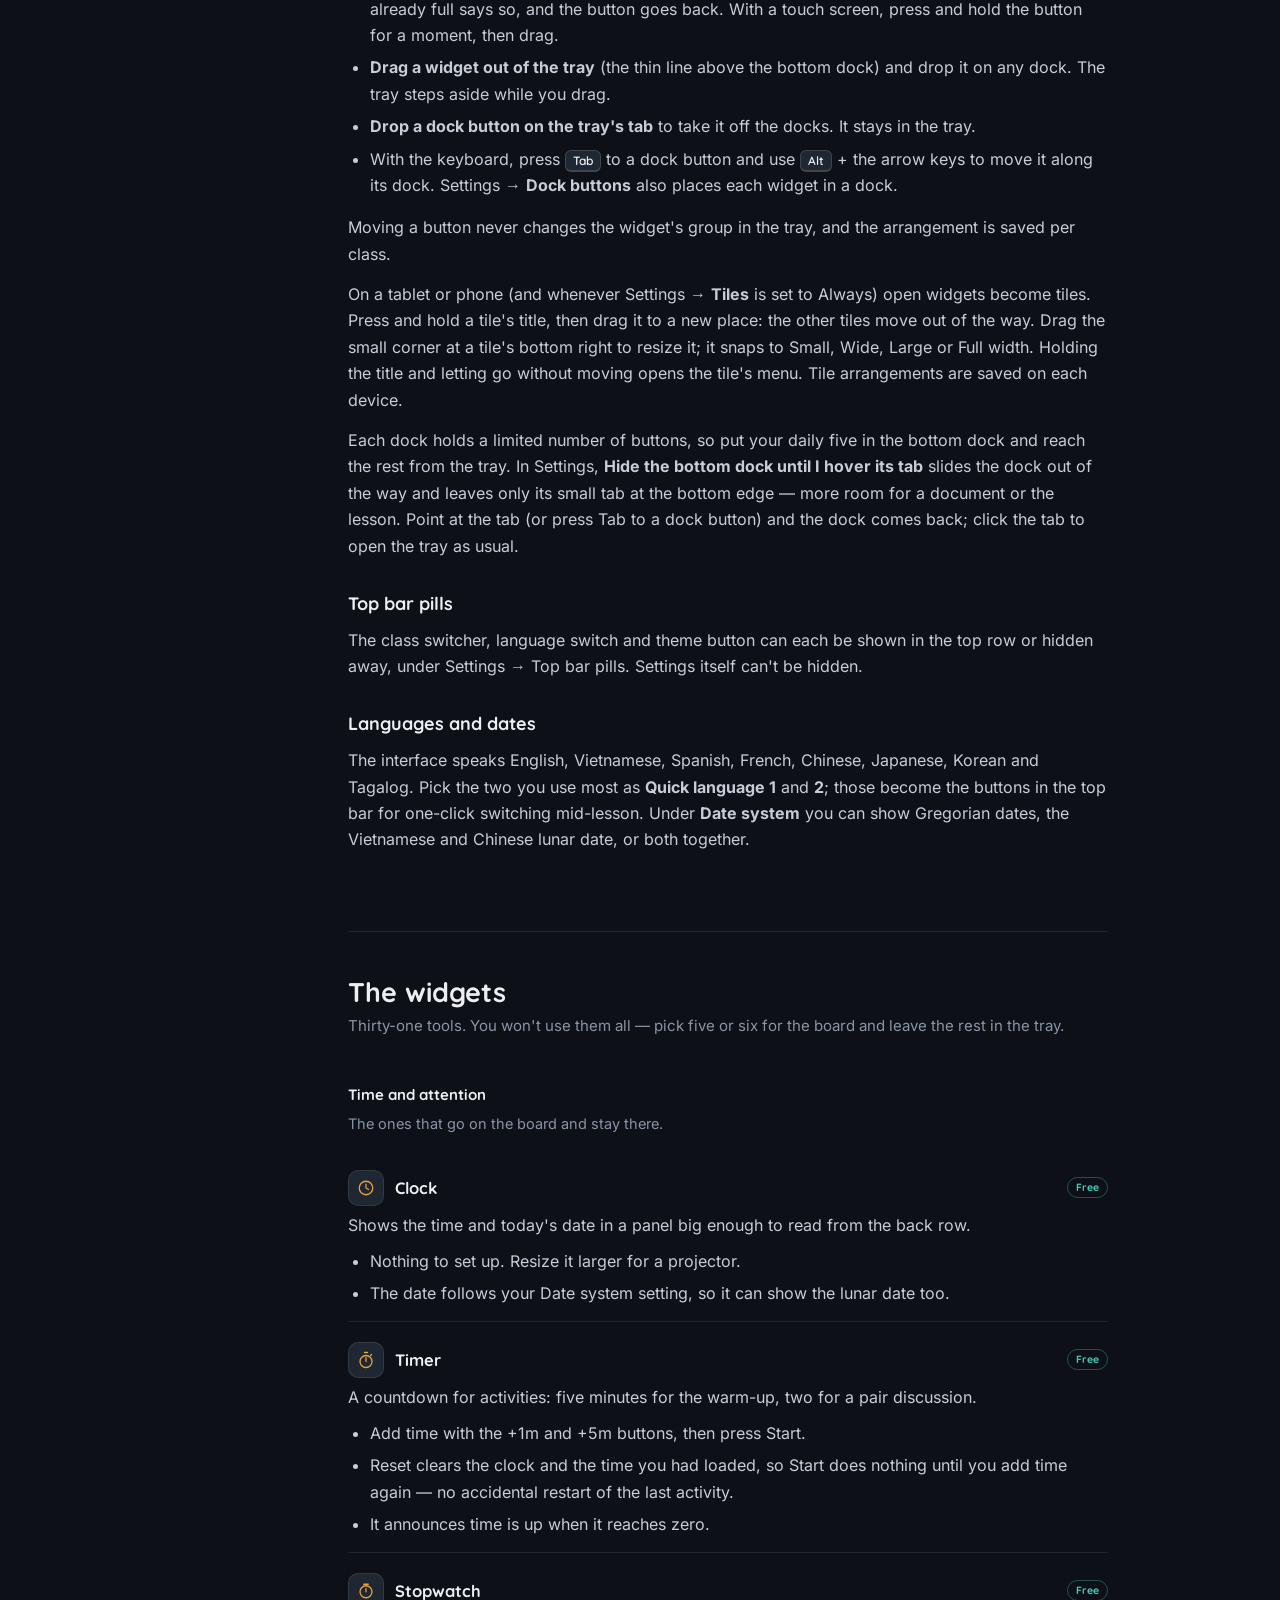
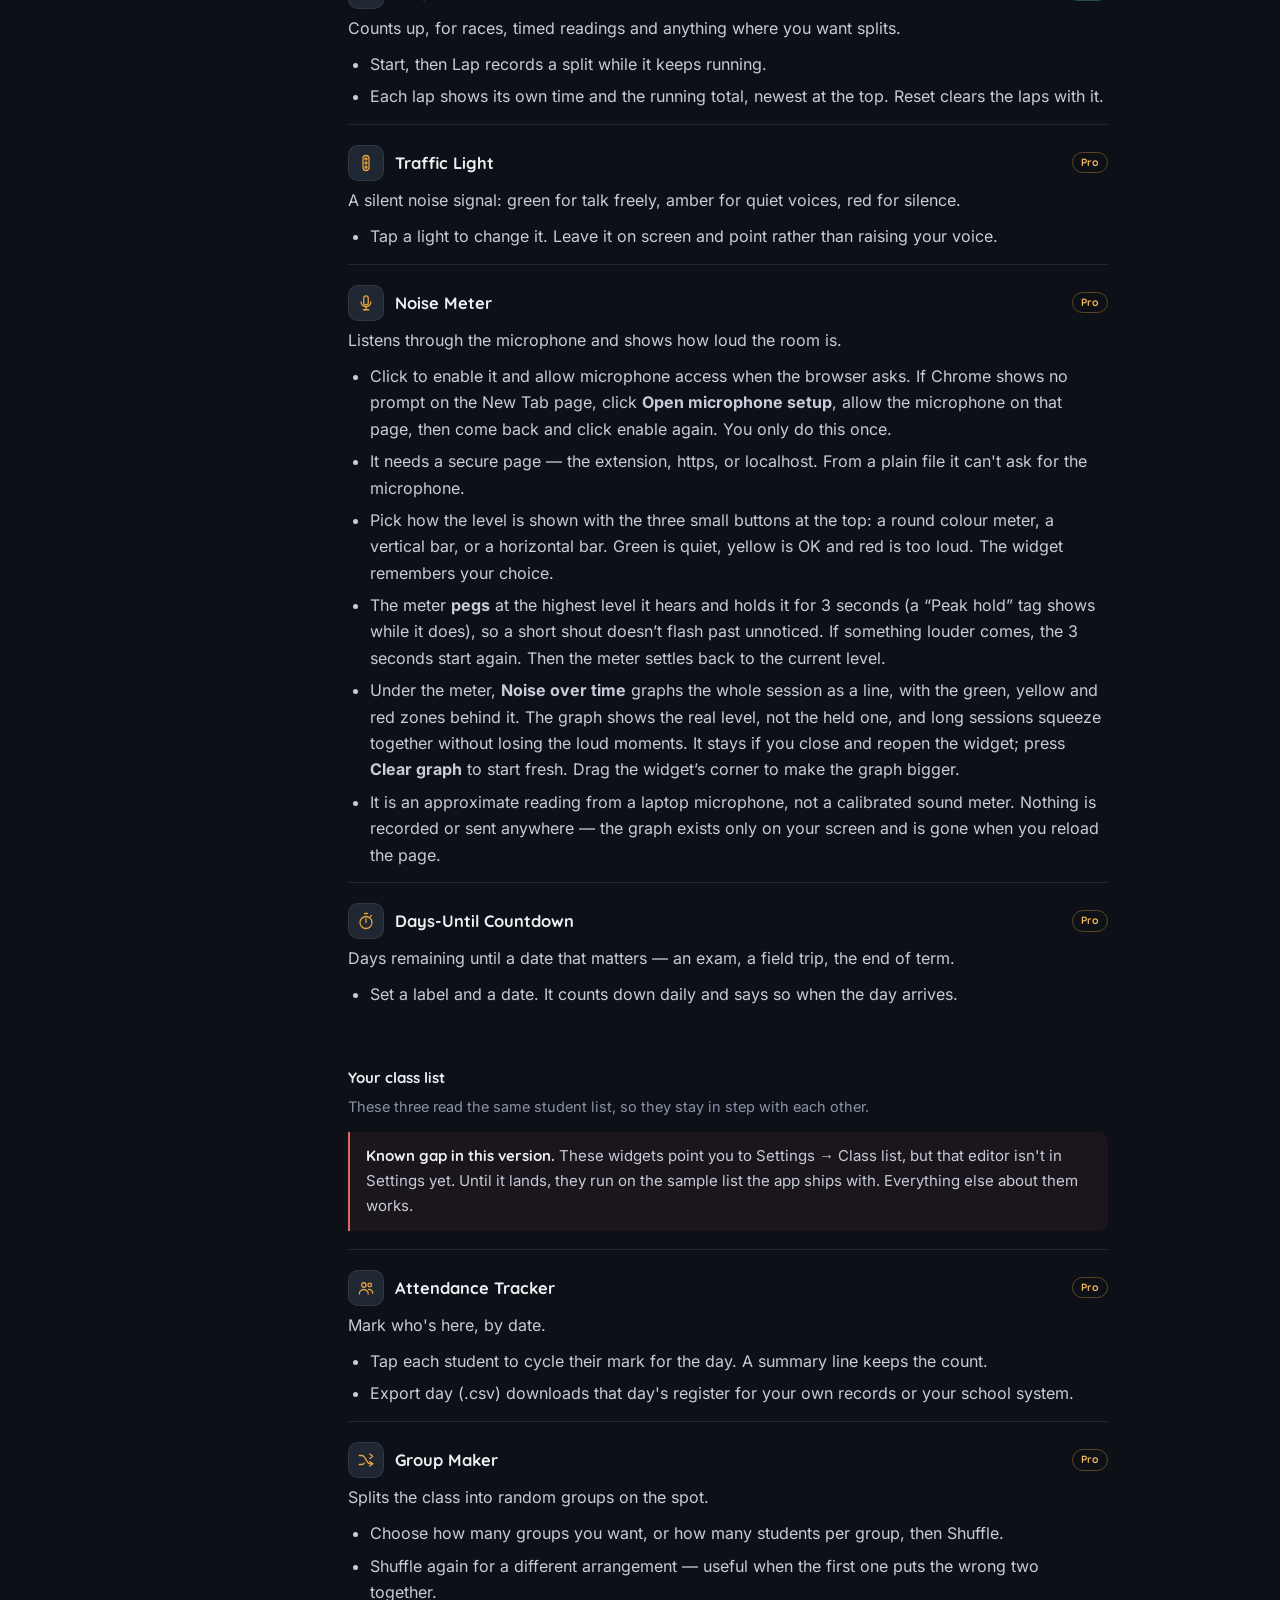
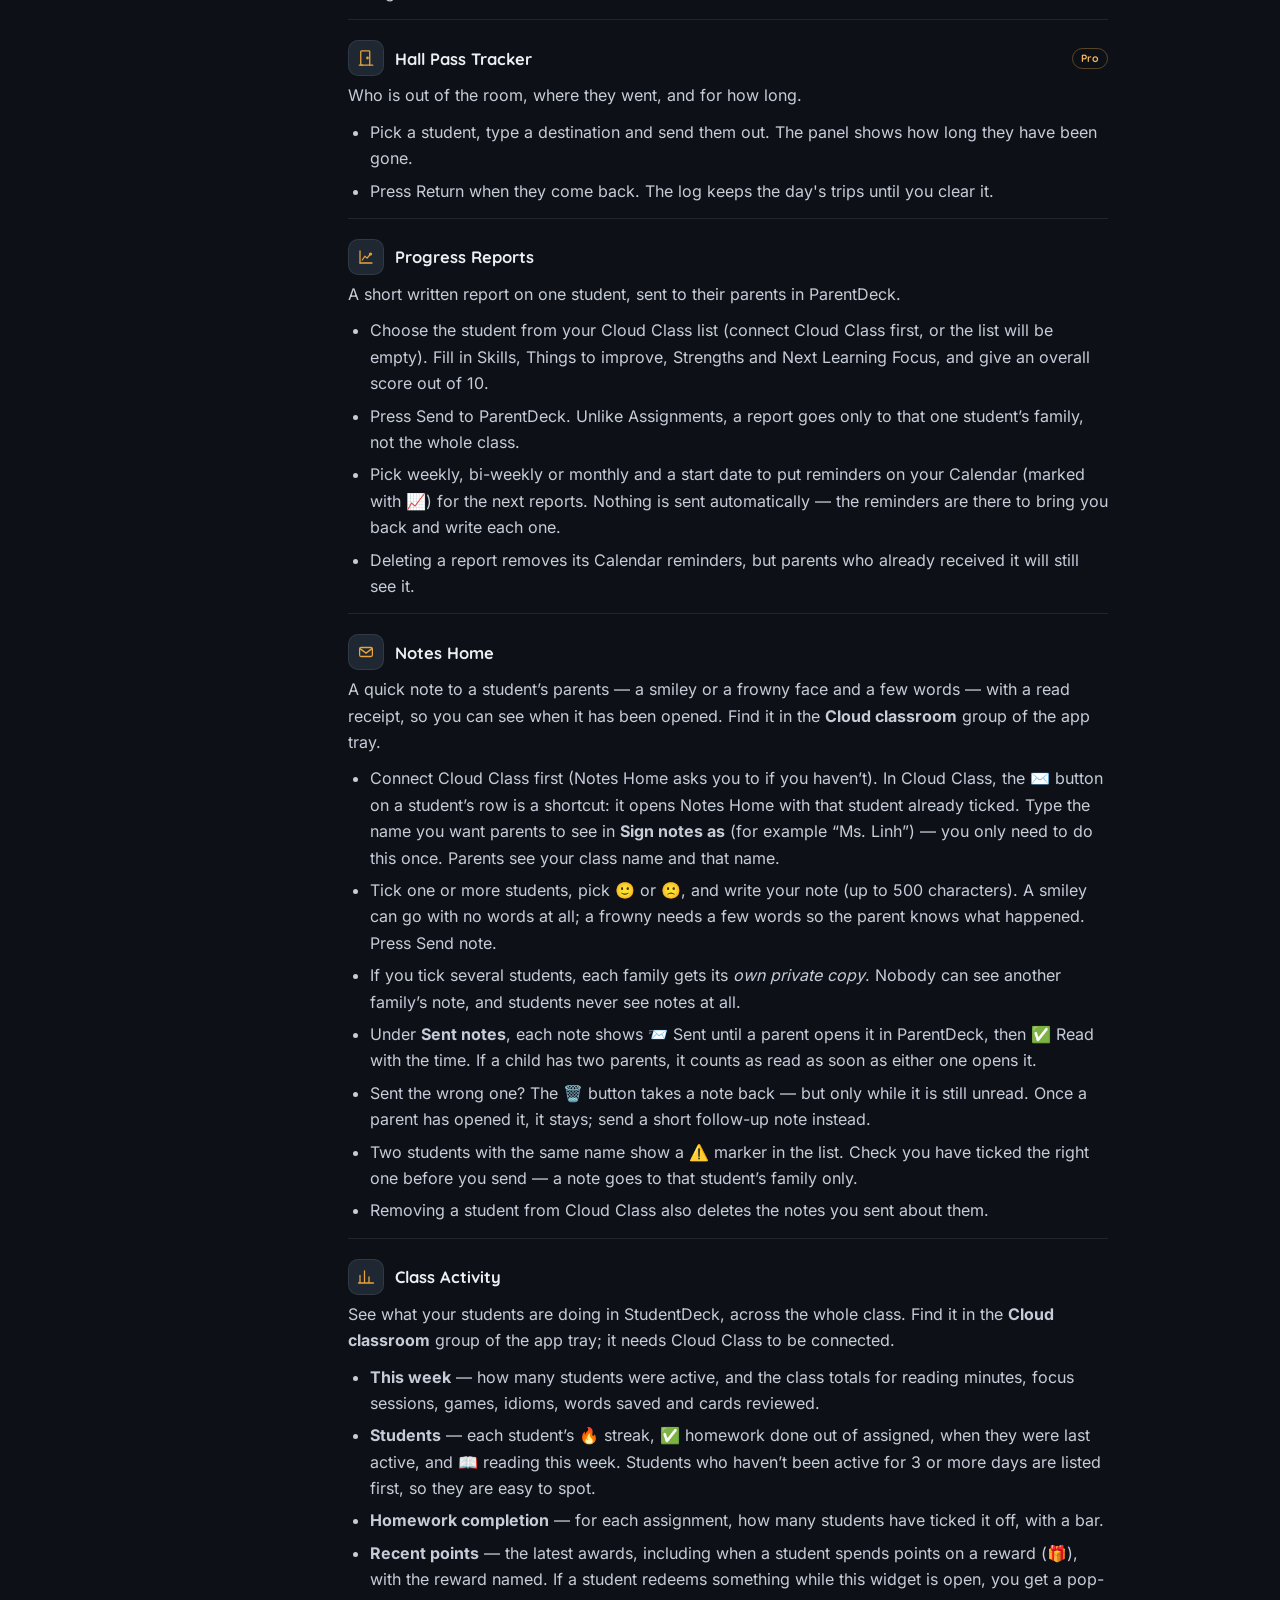
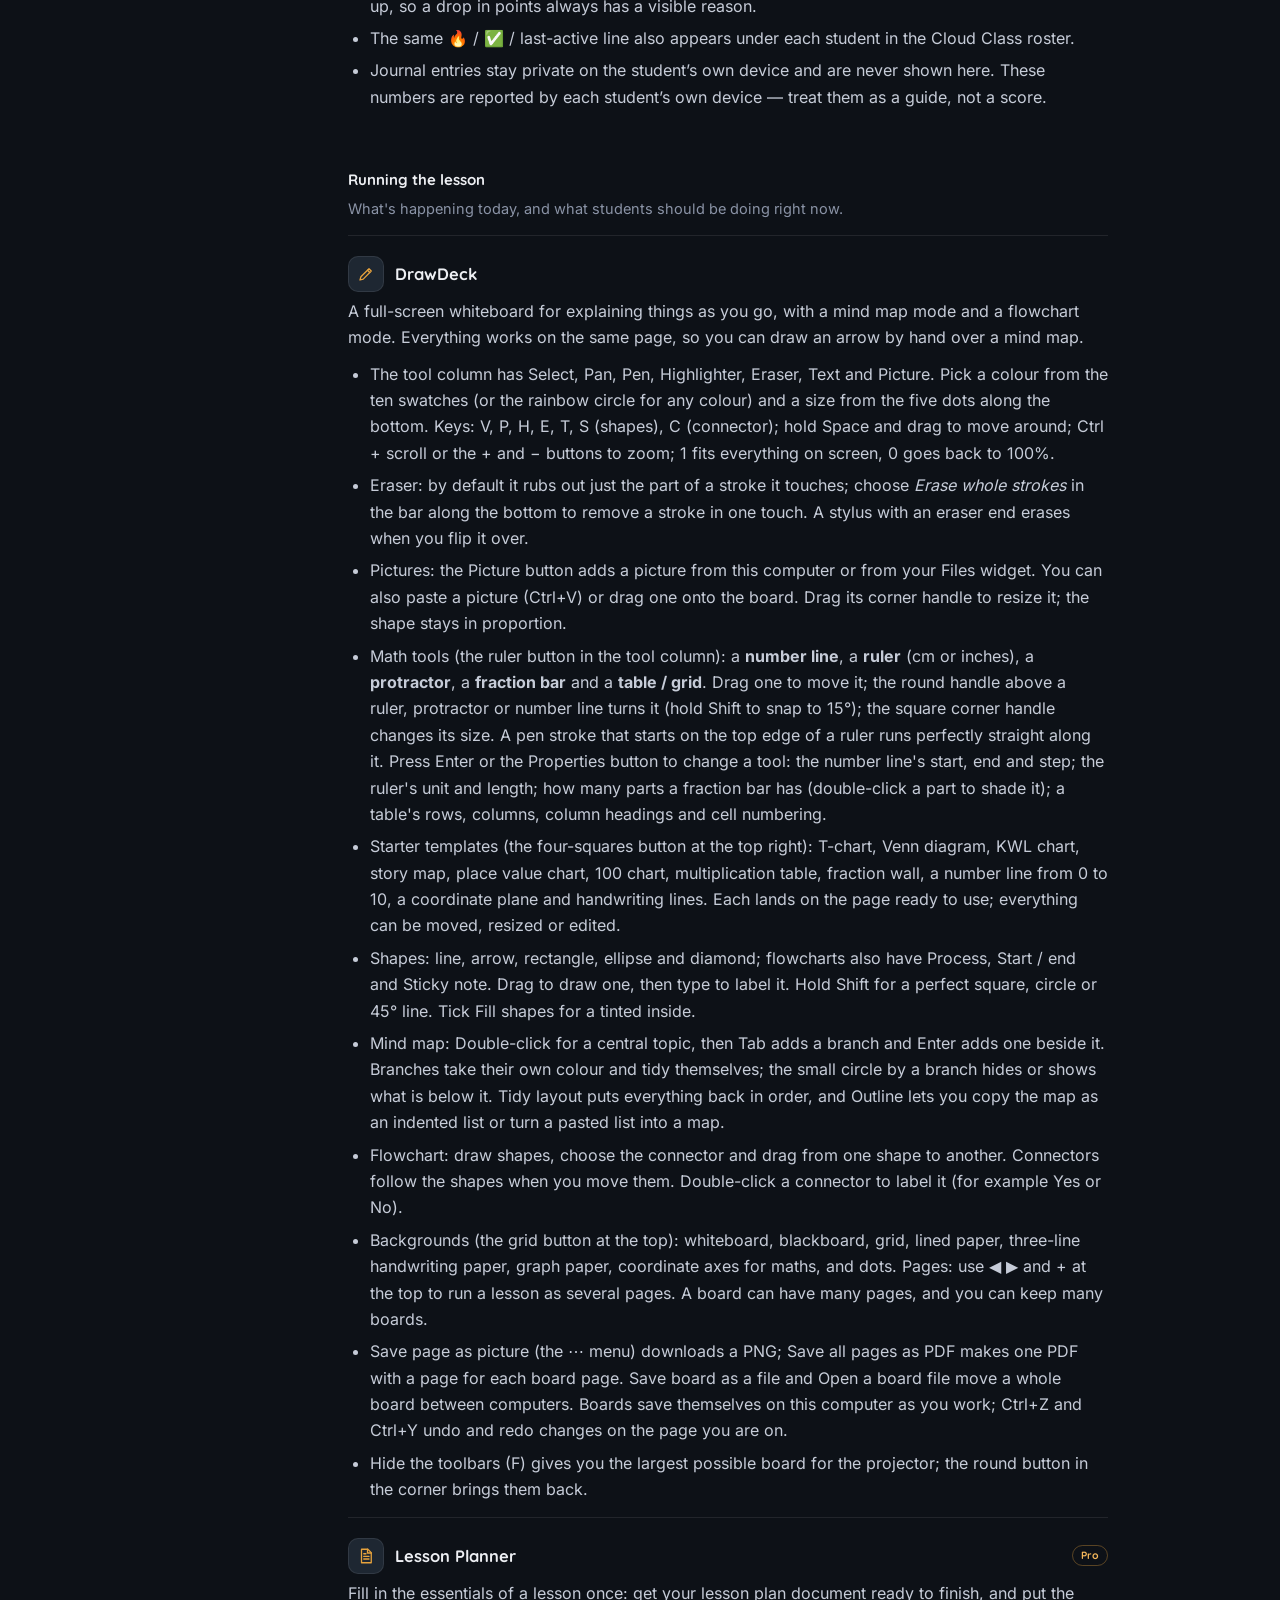
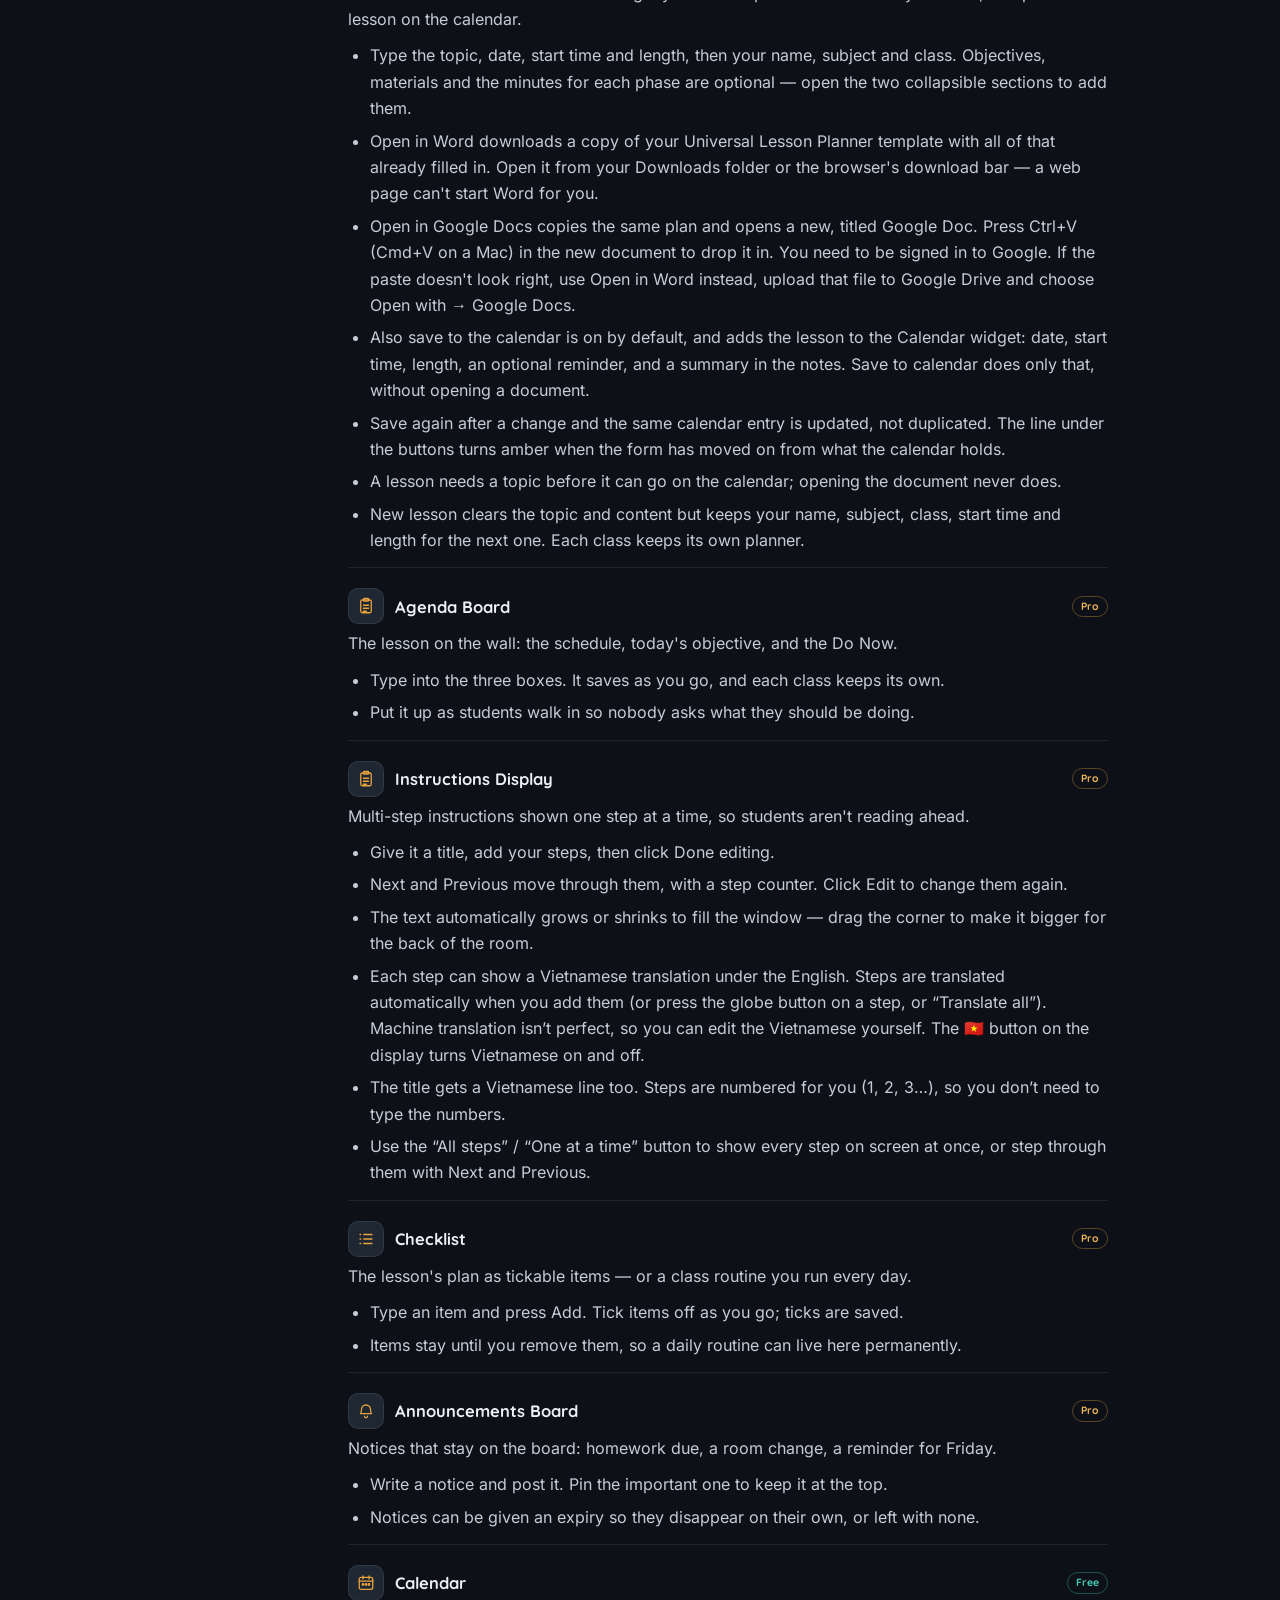
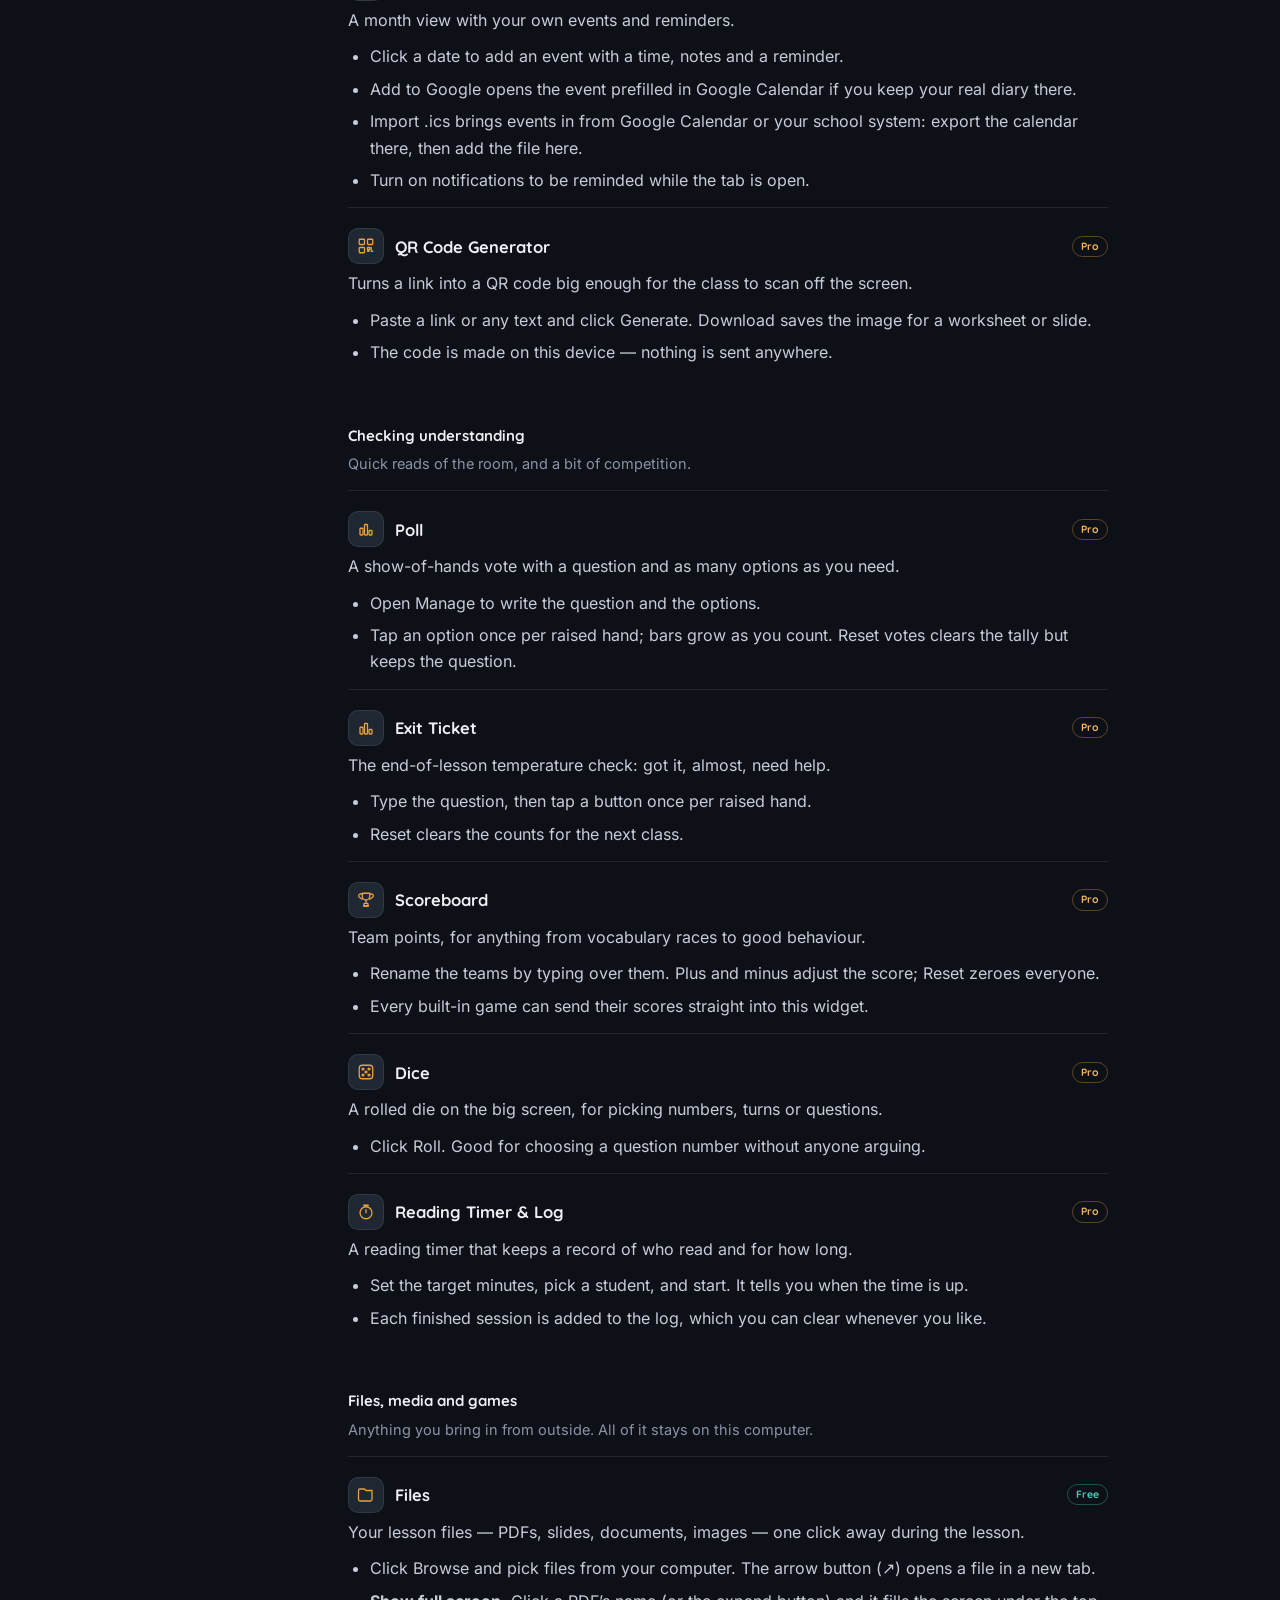
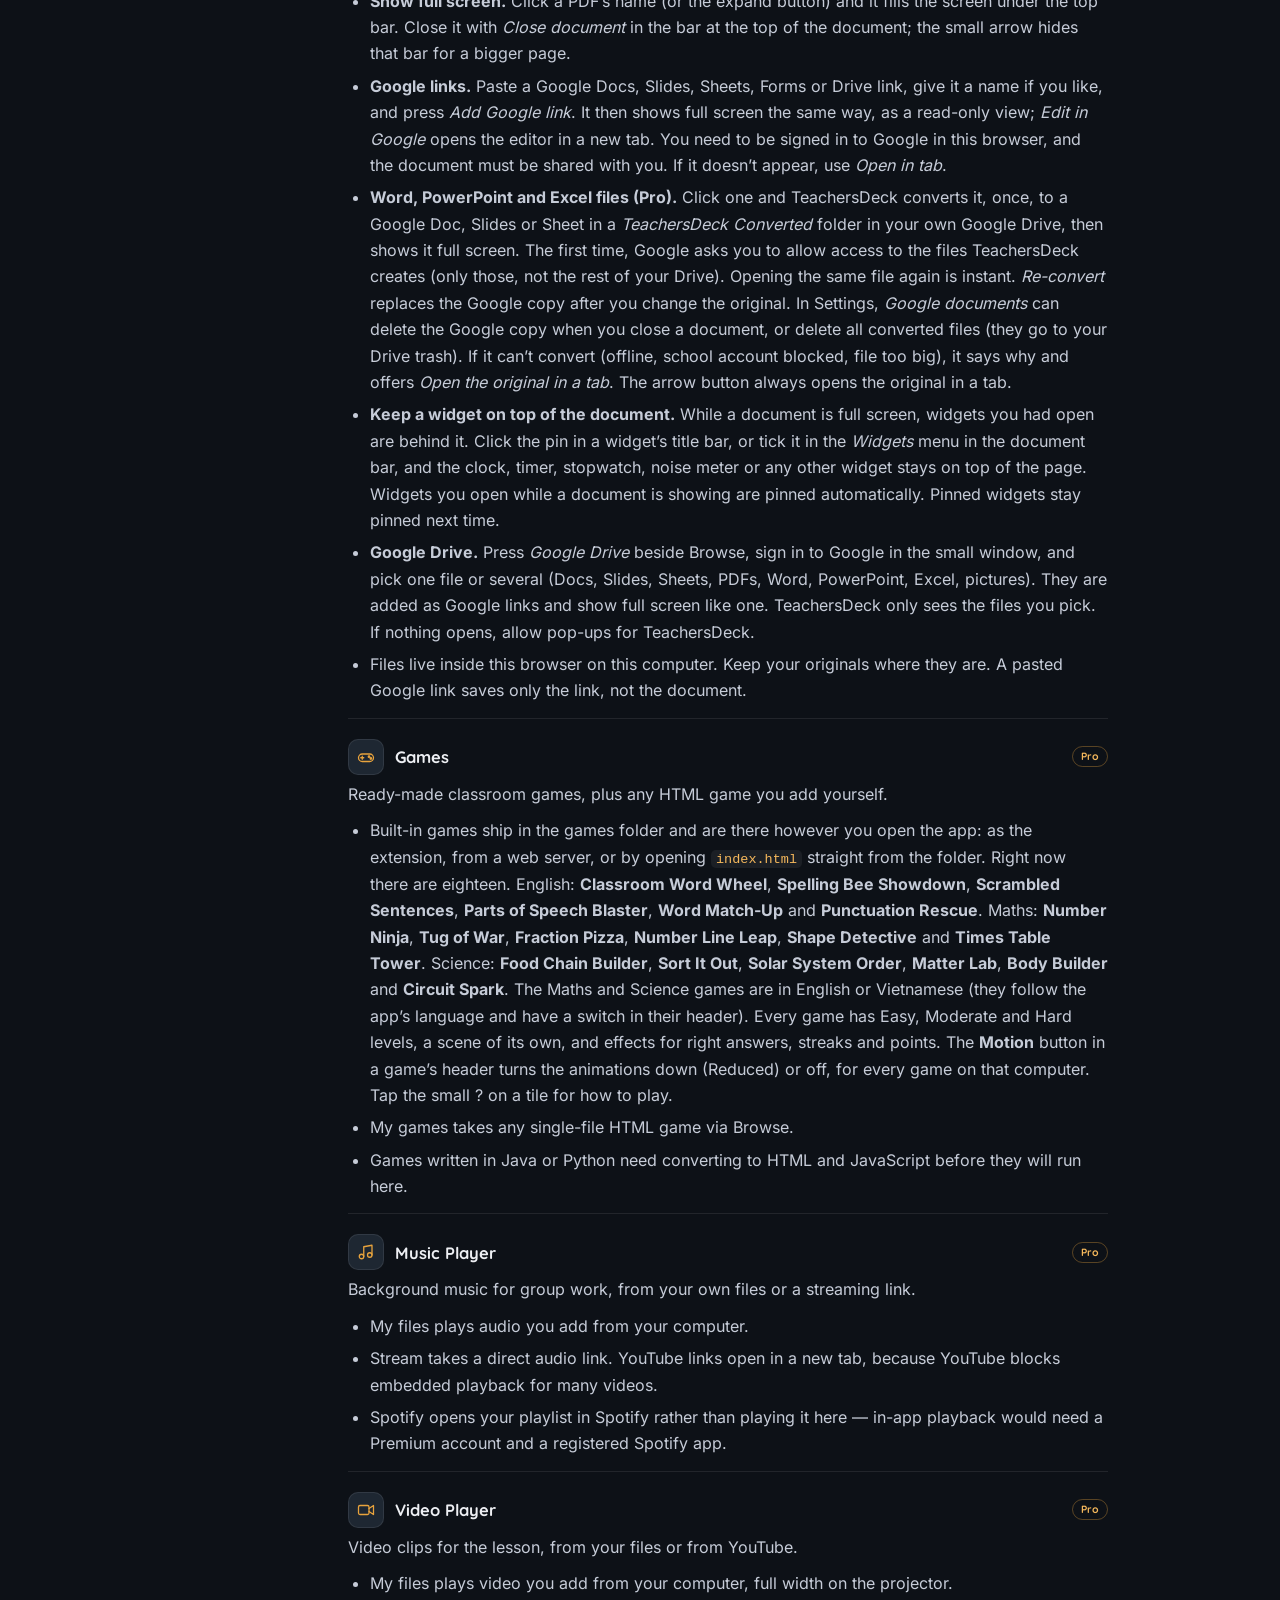
<file: site/manual.html>
<!DOCTYPE html>
<html lang="en">
<head>
<meta charset="UTF-8">
<meta name="viewport" content="width=device-width, initial-scale=1.0">
<title>TeachersDeck — Manual</title>
<link rel="icon" type="image/png" sizes="32x32" href="icons/icon32.png">   <!-- the browser tab: the suite logo -->
<link rel="icon" type="image/png" sizes="128x128" href="icons/icon128.png">
<style>
@import url('css/tokens.css');   /* the bundled Quicksand and Inter (cleanup: no fonts from Google) */

:root{
  --ink-0:#0D1117;
  --ink-1:#161C25;
  --ink-2:#1E2732;
  --line:rgba(237,239,243,0.09);
  --line-hi:rgba(237,239,243,0.16);
  --text-hi:#EDEFF3;
  --text:#C6CCD8;
  --text-lo:#8A93A6;
  --amber:#E8A33D;
  --amber-hi:#F5B85C;
  --teal:#47C9B6;
  --danger:#E06565;
  --sans:'Inter', -apple-system, BlinkMacSystemFont, 'Segoe UI', Roboto, sans-serif;
  --display:'Quicksand', 'Trebuchet MS', var(--sans);
}
*{ box-sizing:border-box; }
html{ scroll-behavior:smooth; scroll-padding-top:24px; }
body{
  margin:0; background:var(--ink-0); color:var(--text);
  font-family:var(--sans); font-size:16px; line-height:1.65;
  -webkit-font-smoothing:antialiased;
}
a{ color:var(--amber-hi); text-decoration:none; border-bottom:1px solid rgba(245,184,92,0.3); }
a:hover{ border-bottom-color:var(--amber-hi); }
:focus-visible{ outline:2px solid var(--amber); outline-offset:3px; border-radius:4px; }

/* ---------- hero ---------- */
.hero{
  border-bottom:1px solid var(--line);
  background:linear-gradient(180deg,#1a2740 0%, #2c3b57 45%, #182030 100%);
  padding:46px 28px 0;
}
.hero-inner{ max-width:1180px; margin:0 auto; }
.brand{ display:flex; align-items:center; gap:9px; font-family:var(--display); font-weight:700; color:var(--text-hi); }
.brand-mark{ color:var(--amber); font-size:15px; }
.brand-name{ font-size:17px; letter-spacing:.2px; }
.hero h1{
  font-family:var(--display); font-weight:700; color:var(--text-hi);
  font-size:clamp(30px,5vw,46px); line-height:1.12; margin:20px 0 10px; max-width:15ch;
}
.hero p{ max-width:62ch; margin:0 0 26px; color:#BFC8D8; font-size:17px; }
.hero-meta{ color:var(--text-lo); font-size:13px; font-family:var(--display); font-weight:600; }
/* the dock strip: the app's own launcher, rendered as the page's masthead */
.dock-strip{
  display:flex; flex-wrap:wrap; gap:6px; padding:10px 12px; margin:0 auto;
  background:rgba(13,17,23,0.62); border:1px solid var(--line-hi);
  border-bottom:none; border-radius:16px 16px 0 0; transform:translateY(1px);
  max-width:1180px;
}
.dock-strip span{
  width:34px; height:34px; border:1px solid var(--line); border-radius:9px;
  display:flex; align-items:center; justify-content:center; color:var(--text-lo);
  background:rgba(30,39,50,0.55);
}
.dock-strip svg{ width:17px; height:17px; }
.dock-strip span:nth-child(3n) svg{ color:var(--amber); }

/* ---------- shell ---------- */
.shell{ max-width:1180px; margin:0 auto; display:flex; gap:44px; padding:40px 28px 90px; align-items:flex-start; }
nav.toc{
  position:sticky; top:24px; flex:0 0 226px; font-family:var(--display);
  font-size:13.5px; font-weight:600; max-height:calc(100vh - 48px); overflow:auto;
}
nav.toc h2{ font-size:11.5px; color:var(--text-lo); font-weight:700; margin:0 0 10px; }
nav.toc ol{ list-style:none; margin:0; padding:0; counter-reset:toc; }
nav.toc li{ margin:0 0 2px; }
nav.toc a{
  display:block; padding:5px 10px; border-radius:8px; color:var(--text);
  border:none; border-left:2px solid transparent;
}
nav.toc a:hover{ background:rgba(255,255,255,0.05); color:var(--text-hi); border-left-color:var(--amber); }
nav.toc .sub a{ padding-left:20px; font-weight:500; color:var(--text-lo); font-size:12.5px; }

main{ flex:1; min-width:0; max-width:76ch; }
section{ scroll-margin-top:24px; padding-bottom:12px; }
section + section{ margin-top:52px; border-top:1px solid var(--line); padding-top:44px; }
h2{
  font-family:var(--display); font-weight:700; color:var(--text-hi);
  font-size:27px; line-height:1.2; margin:0 0 6px;
}
h3{ font-family:var(--display); font-weight:700; color:var(--text-hi); font-size:18px; margin:30px 0 8px; }
.lede{ color:var(--text-lo); margin:0 0 24px; font-size:15px; }
p{ margin:0 0 14px; }
ul,ol{ margin:0 0 16px; padding-left:22px; }
li{ margin-bottom:6px; }
code{
  font-family:ui-monospace,'SF Mono',Menlo,Consolas,monospace; font-size:13.5px;
  background:rgba(255,255,255,0.06); padding:1.5px 5px; border-radius:5px; color:var(--amber-hi);
}
pre{
  background:var(--ink-1); border:1px solid var(--line); border-radius:12px;
  padding:14px 16px; overflow-x:auto; margin:0 0 18px;
}
pre code{ background:none; padding:0; color:var(--text-hi); }
kbd{
  font-family:var(--display); font-weight:600; font-size:12px; background:var(--ink-2);
  border:1px solid var(--line-hi); border-bottom-width:2px; border-radius:6px; padding:2px 7px; color:var(--text-hi);
}

/* steps: install really is a sequence, so it is numbered */
ol.steps{ list-style:none; padding:0; counter-reset:step; }
ol.steps > li{
  counter-increment:step; position:relative; padding-left:38px; margin-bottom:14px;
}
ol.steps > li::before{
  content:counter(step); position:absolute; left:0; top:1px;
  width:25px; height:25px; border-radius:50%; background:rgba(232,163,61,0.12);
  border:1px solid rgba(232,163,61,0.4); color:var(--amber-hi);
  font-family:var(--display); font-weight:700; font-size:12.5px;
  display:flex; align-items:center; justify-content:center;
}

.note{
  border-left:2px solid var(--teal); background:rgba(71,201,182,0.06);
  padding:12px 16px; border-radius:0 10px 10px 0; margin:0 0 18px; font-size:15px;
}
.note.warn{ border-left-color:var(--amber); background:rgba(232,163,61,0.07); }
.note.gap{ border-left-color:var(--danger); background:rgba(224,101,101,0.06); }
.note p:last-child{ margin-bottom:0; }
.note strong{ color:var(--text-hi); font-family:var(--display); }

/* widget entries */
.widget{ border-top:1px solid var(--line); padding:20px 0 4px; }
.widget:first-of-type{ border-top:none; }
.widget-head{ display:flex; align-items:center; gap:11px; margin-bottom:6px; }
.widget-icon{
  flex:0 0 36px; height:36px; border-radius:10px; border:1px solid var(--line);
  background:var(--ink-2); display:flex; align-items:center; justify-content:center; color:var(--amber);
}
.widget-icon svg{ width:18px; height:18px; }
.widget h4{ font-family:var(--display); font-weight:700; font-size:16.5px; color:var(--text-hi); margin:0; }
.tag{
  font-family:var(--display); font-weight:700; font-size:10.5px; color:var(--amber-hi);
  border:1px solid rgba(232,163,61,0.35); border-radius:20px; padding:1px 8px; margin-left:auto; flex-shrink:0;
}
.tag.free{ color:var(--teal); border-color:rgba(71,201,182,0.35); }
.widget p{ margin:0 0 10px; }
.widget ul{ margin-bottom:10px; }
.group-label{
  font-family:var(--display); font-weight:700; color:var(--text-hi); font-size:15px;
  margin:34px 0 4px; padding-top:10px;
}
.group-label + p{ color:var(--text-lo); font-size:14.5px; margin-bottom:14px; }

table{ width:100%; border-collapse:collapse; margin:0 0 18px; font-size:15px; }
th,td{ text-align:left; padding:9px 12px; border-bottom:1px solid var(--line); vertical-align:top; }
th{ font-family:var(--display); font-weight:700; color:var(--text-hi); font-size:13px; }

footer{
  border-top:1px solid var(--line); padding:26px 28px 40px; color:var(--text-lo);
  font-size:13.5px; text-align:center;
}

@media (max-width:900px){
  .shell{ display:block; padding:28px 20px 70px; }
  nav.toc{ position:static; width:100%; margin-bottom:34px; }
  nav.toc ol{ columns:2; column-gap:18px; }
  .hero{ padding:32px 20px 0; }
}
@media print{
  body{ background:#fff; color:#111; }
  .hero{ background:#fff; border-bottom:1px solid #ccc; }
  .hero h1,h2,h3,h4,.brand{ color:#000; }
  nav.toc,.dock-strip{ display:none; }
  .shell{ display:block; padding:0; }
  a{ color:#000; border:none; }
  section + section{ page-break-before:auto; }
}
</style>
</head>
<body>

<header class="hero">
  <div class="hero-inner">
    <div class="brand"><img class="brand-mark" src="icons/icon48.png" width="24" height="24" alt=""><span class="brand-name">TeachersDeck</span></div>
    <h1>The classroom manual</h1>
    <p>TeachersDeck is a wall of classroom tools that lives in your browser &mdash; a clock, a timer, a random group maker, a noise meter, your lesson files &mdash; arranged the way you want them and kept on your own computer. This guide covers installing it, setting up your classes, and what every widget does.</p>
    <p class="hero-meta">Version 0.13.1 &middot; written for teachers, no technical background needed</p>
  </div>
  <div class="dock-strip" aria-hidden="true"><span><svg viewBox="0 0 24 24" fill="none" stroke="currentColor" stroke-width="1.7" stroke-linecap="round" stroke-linejoin="round"><circle cx="12" cy="12" r="9"/><path d="M12 7v5l3.5 2"/></svg></span><span><svg viewBox="0 0 24 24" fill="none" stroke="currentColor" stroke-width="1.7" stroke-linecap="round" stroke-linejoin="round"><path d="M10 2h4"/><path d="M12 6v0"/><circle cx="12" cy="14" r="8"/><path d="M12 14V9"/><path d="M18 6l1.5-1.5"/></svg></span><span><svg viewBox="0 0 24 24" fill="none" stroke="currentColor" stroke-width="1.7" stroke-linecap="round" stroke-linejoin="round"><path d="M4 6h1M4 12h1M4 18h1"/><path d="M9 6h11M9 12h11M9 18h11"/><path d="M3.3 6l.7.7L5.3 5.4" stroke-width="0"/></svg></span><span><svg viewBox="0 0 24 24" fill="none" stroke="currentColor" stroke-width="1.7" stroke-linecap="round" stroke-linejoin="round"><circle cx="9" cy="8" r="3"/><path d="M3 20c0-3.3 2.7-6 6-6s6 2.7 6 6"/><circle cx="17" cy="8" r="2.4"/><path d="M15.5 14a5 5 0 0 1 5.5 5"/></svg></span><span><svg viewBox="0 0 24 24" fill="none" stroke="currentColor" stroke-width="1.7" stroke-linecap="round" stroke-linejoin="round"><path d="M7 3h10v4a5 5 0 0 1-10 0V3Z"/><path d="M7 4H4.5A2.5 2.5 0 0 0 4 8.9L7 11"/><path d="M17 4h2.5A2.5 2.5 0 0 1 20 8.9L17 11"/><path d="M12 12v3.5"/><path d="M9 20h6"/><path d="M9.6 16.5h4.8l.5 3.5H9.1l.5-3.5Z"/></svg></span><span><svg viewBox="0 0 24 24" fill="none" stroke="currentColor" stroke-width="1.7" stroke-linecap="round" stroke-linejoin="round"><rect x="4" y="11" width="4" height="9" rx="1"/><rect x="10" y="6" width="4" height="14" rx="1"/><rect x="16" y="14" width="4" height="6" rx="1"/></svg></span><span><svg viewBox="0 0 24 24" fill="none" stroke="currentColor" stroke-width="1.7" stroke-linecap="round" stroke-linejoin="round"><path d="M9 18V5l11-2v13"/><circle cx="6" cy="18" r="3"/><circle cx="17" cy="16" r="3"/></svg></span><span><svg viewBox="0 0 24 24" fill="none" stroke="currentColor" stroke-width="1.7" stroke-linecap="round" stroke-linejoin="round"><path d="M3 6h3.5c1.3 0 2.5.7 3.2 1.8l4.6 7.4c.7 1.1 1.9 1.8 3.2 1.8H21"/><path d="M17 4l4 3-4 3"/><path d="M3 18h3.5c1.3 0 2.5-.7 3.2-1.8"/><path d="M17 20l4-3-4-3"/></svg></span><span><svg viewBox="0 0 24 24" fill="none" stroke="currentColor" stroke-width="1.7" stroke-linecap="round" stroke-linejoin="round"><rect x="5" y="4" width="14" height="17" rx="2"/><rect x="8.5" y="2" width="7" height="3.5" rx="1"/><path d="M8.5 11h7M8.5 15h7M8.5 19h4"/></svg></span><span><svg viewBox="0 0 24 24" fill="none" stroke="currentColor" stroke-width="1.7" stroke-linecap="round" stroke-linejoin="round"><rect x="3" y="3" width="7" height="7" rx="1"/><rect x="14" y="3" width="7" height="7" rx="1"/><rect x="3" y="14" width="7" height="7" rx="1"/><path d="M14 14h3v3h-3zM19 14v3M14 19h2M19 19h2"/></svg></span><span><svg viewBox="0 0 24 24" fill="none" stroke="currentColor" stroke-width="1.7" stroke-linecap="round" stroke-linejoin="round"><rect x="3" y="3" width="18" height="18" rx="4"/><circle cx="8" cy="8" r="1.3"/><circle cx="16" cy="8" r="1.3"/><circle cx="8" cy="16" r="1.3"/><circle cx="16" cy="16" r="1.3"/><circle cx="12" cy="12" r="1.3"/></svg></span><span><svg viewBox="0 0 24 24" fill="none" stroke="currentColor" stroke-width="1.7" stroke-linecap="round" stroke-linejoin="round"><path d="M4 4.5c2.5-1 5.5-1 8 0v15c-2.5-1-5.5-1-8 0v-15Z"/><path d="M20 4.5c-2.5-1-5.5-1-8 0v15c2.5-1 5.5-1 8 0v-15Z"/></svg></span><span><svg viewBox="0 0 24 24" fill="none" stroke="currentColor" stroke-width="1.7" stroke-linecap="round" stroke-linejoin="round"><path d="M4 9v6h3.5l5 4V5l-5 4H4Z"/><path d="M16 9a4.5 4.5 0 0 1 0 6"/><path d="M18.5 6.5a8 8 0 0 1 0 11"/></svg></span><span><svg viewBox="0 0 24 24" fill="none" stroke="currentColor" stroke-width="1.7" stroke-linecap="round" stroke-linejoin="round"><rect x="3" y="4.5" width="18" height="16" rx="2.5"/><path d="M3 9.5h18"/><path d="M8 2.5v4M16 2.5v4"/><circle cx="8" cy="14" r="1"/><circle cx="12" cy="14" r="1"/><circle cx="16" cy="14" r="1"/></svg></span><span><svg viewBox="0 0 24 24" fill="none" stroke="currentColor" stroke-width="1.7" stroke-linecap="round" stroke-linejoin="round"><rect x="5" y="2.5" width="12" height="19" rx="1"/><circle cx="14" cy="12" r="1"/><path d="M17 21.5h4M3 21.5h4"/></svg></span><span><svg viewBox="0 0 24 24" fill="none" stroke="currentColor" stroke-width="1.7" stroke-linecap="round" stroke-linejoin="round"><path d="M4 8h13"/><path d="M13 4l4 4-4 4"/><path d="M20 16H7"/><path d="M11 12l-4 4 4 4"/></svg></span><span><svg viewBox="0 0 24 24" fill="none" stroke="currentColor" stroke-width="1.7" stroke-linecap="round" stroke-linejoin="round"><path d="M6 10a6 6 0 1 1 12 0c0 4 1.5 5.5 1.5 5.5H4.5S6 14 6 10Z"/><path d="M10 19a2 2 0 0 0 4 0"/></svg></span><span><svg viewBox="0 0 24 24" fill="none" stroke="currentColor" stroke-width="1.7" stroke-linecap="round" stroke-linejoin="round"><path d="M4 5h16v11H9l-4 4V5Z"/><path d="M8 9h8M8 12.5h5"/></svg></span></div>
</header>

<div class="shell">
<nav class="toc" aria-label="Contents">
  <h2>Contents</h2>
  <ol>
    <li><a href="#install">Installing it</a></li>
    <li><a href="#tour">Around the screen</a></li>
    <li><a href="#classes">Classes</a></li>
    <li><a href="#layout">Layout, theme and language</a></li>
    <li class="sub"><a href="#whiteboard">The Whiteboard background</a></li>
    <li><a href="#widgets">The widgets</a></li>
    <li class="sub"><a href="#g-time">Time and attention</a></li>
    <li class="sub"><a href="#g-class">Your class list</a></li>
    <li class="sub"><a href="#g-lesson">Running the lesson</a></li>
    <li class="sub"><a href="#g-feedback">Checking understanding</a></li>
    <li class="sub"><a href="#g-media">Files, media and games</a></li>
    <li class="sub"><a href="#g-language">Language and reference</a></li>
    <li><a href="#pro">Free and Pro</a></li>
    <li><a href="#data">Your data</a></li>
    <li><a href="#trouble">If something goes wrong</a></li>
  </ol>
</nav>

<main>

<section id="install">
  <h2>Installing it</h2>
  <p class="lede">Three ways to run it. Pick one &mdash; the extension is the nicest for daily teaching.</p>

  <h3>The quick way: just open it</h3>
  <ol class="steps">
    <li>Unzip the TeachersDeck folder somewhere you'll find it again, such as your Documents folder.</li>
    <li>Double-click <code>index.html</code>. It opens in your default browser and works straight away.</li>
  </ol>
  <div class="note warn">
    <p><strong>One limit.</strong> Opened this way, the Games widget can't list the ready-made games that ship in the <code>games</code> folder, because browsers block pages opened from a file from reading neighbouring files. Everything else works. Use either method below to get that section.</p>
  </div>

  <h3>As your Chrome new tab (recommended)</h3>
  <ol class="steps">
    <li>Open Chrome and go to <code>chrome://extensions</code>.</li>
    <li>Turn on <strong>Developer mode</strong>, top right.</li>
    <li>Click <strong>Load unpacked</strong> and choose the <code>teachersdeck</code> folder &mdash; the one containing <code>manifest.json</code>.</li>
    <li>Open a new tab. TeachersDeck is now your new tab page.</li>
  </ol>
  <p>Chrome will occasionally warn you about developer-mode extensions. That's normal for an extension installed from a folder rather than the Chrome Web Store, and you can dismiss it. The app still runs entirely on your machine either way.</p>

  <h3>From a local web server</h3>
  <p>Useful if you'd rather keep it as a web page but still want the built-in games. In a terminal, from inside the <code>teachersdeck</code> folder:</p>
  <pre><code>python3 -m http.server 8000</code></pre>
  <p>Then visit <code>http://localhost:8000</code> in your browser. Stop the server with <kbd>Ctrl</kbd>+<kbd>C</kbd> when you're done.</p>

  <h3>What's in the folder</h3>
  <table>
    <tr><th>File</th><th>What it is</th></tr>
    <tr><td><code>index.html</code></td><td>The app itself. This is the one you open.</td></tr>
    <tr><td><code>manual.html</code></td><td>This guide.</td></tr>
    <tr><td><code>manifest.json</code></td><td>Tells Chrome how to load it as an extension.</td></tr>
    <tr><td><code>css/</code>, <code>js/</code></td><td>The code. Nothing to edit here for normal use.</td></tr>
    <tr><td><code>games/</code></td><td>Ready-made classroom games.</td></tr>
  </table>
</section>

<section id="tour">
  <h2>Around the screen</h2>
  <p class="lede">Everything is a panel you open, drag where you want and close again.</p>

  <h3>Opening and arranging widgets</h3>
  <ul>
    <li><strong>Open one</strong> by clicking its button in the dock along the bottom, or in the drawers at the left, right or top.</li>
    <li><strong>Can't find a widget?</strong> Click the thin line above the bottom dock to open the tray of all widgets.</li>
    <li><strong>Move a panel</strong> by dragging anywhere along its title bar &mdash; the grip on the left is the obvious spot, but the whole bar works. <strong>Resize</strong> from the small corner mark at the bottom right.</li>
    <li><strong>Minimise</strong> with the &minus; button in the panel's corner, <strong>close</strong> with &times;.</li>
  </ul>
  <p>Positions are remembered, so the room you set up on Friday is still there on Monday. Settings &rarr; Reset widget positions puts everything back to tidy defaults without touching your content.</p>

  <h3>The top bar</h3>
  <ul>
    <li><strong>Class pill</strong> &mdash; shows the class currently open and switches between classes.</li>
    <li><strong>Language switch</strong> &mdash; two-letter buttons that flip the whole interface between your two chosen languages.</li>
    <li><strong>Theme button</strong> &mdash; backgrounds and your own photo.</li>
    <li><strong>Settings</strong> &mdash; classes, layout, languages, and the reset buttons. Always the rightmost button.</li>
  </ul>
</section>

<section id="classes">
  <h2>Classes</h2>
  <p class="lede">If you teach several groups a day, give each one its own deck.</p>
  <p>Each class keeps its own student list, its own open widgets and where they sit, its own theme and background, and its own checklist, scoreboard, attendance record, agenda and announcements. Switching class reopens the whole board as that class left it.</p>

  <h3>Setting them up</h3>
  <ol class="steps">
    <li>Open <strong>Settings &rarr; Classes</strong>. Your current board is already there as your first class &mdash; type a name for it, such as <em>7A Monday</em>.</li>
    <li>Type a name in the box below and click <strong>Create &amp; open</strong>. You get a fresh board to set up for that class.</li>
    <li>Teaching two groups the same way? Click <strong>Copy this class</strong> instead and you get the same widgets, layout and theme under a new name.</li>
  </ol>

  <h3>Switching during the day</h3>
  <p>Click the class pill in the top bar and choose a class. The page reloads into that class's board, which takes a second. Deleting a class with the &times; button erases that class's list, layout and settings; your files, games and music are shared between classes, so they stay.</p>
  <div class="note">
    <p><strong>Shared across every class:</strong> your uploaded files, games, music, videos and sounds, and your Pro licence. One teacher, one browser &mdash; no need to upload the same lesson files twice.</p>
  </div>
  <div class="note warn">
    <p>The interface language is part of a class's settings, so a class set to Vietnamese switches the whole interface when you open it. Handy if you teach in two languages; worth knowing if it surprises you.</p>
  </div>
</section>

<section id="layout">
  <h2>Layout, theme and language</h2>

  <h3>Backgrounds and your own photo</h3>
  <p>The theme button offers six built-in backgrounds. Below them, <strong>Upload a background image</strong> takes a photo from your computer. <strong>Dim background</strong> darkens whatever is behind the panels so text stays readable &mdash; leave it on for projectors.</p>
  <p>A new background replaces the previous one. Backgrounds are per class.</p>

  <h3 id="whiteboard">The Whiteboard background</h3>
  <p>Pick <strong>Whiteboard</strong> (the white swatch first in Backgrounds) and the whole screen becomes a whiteboard you can write on, with your widgets on top of it. The timer, the noise meter and everything else still open, move and work as before; moving a widget never moves or rubs out the ink. Each class has its own whiteboard, and it is still there tomorrow.</p>
  <ul>
    <li><strong>The marker button</strong> sits in the bottom-left corner. Tap it for two rings: inside, <em>Put the marker away</em> (✋), the black, blue and red markers and the eraser; outside, Undo, Redo, Clear the board, and the premium buttons. The button shows the marker you have out.</li>
    <li><strong>With the marker away</strong>, clicks and touches go straight through to the screen as usual. A stylus still writes, with your last marker. Press <kbd>Esc</kbd> to put the marker away; <kbd>P</kbd> and <kbd>E</kbd> pick the marker and the eraser when no widget is being typed in.</li>
    <li><strong>On a touch panel</strong> several pupils can write at the same time, each with a finger or a stylus. A hand resting on the board while the pen writes leaves no mark.</li>
    <li>With the <strong>Circle menu</strong> dock style, the marker rings live inside the Circle's rings (the pen icon) instead of a second corner button. With the <strong>Radial menu</strong>, right-click the empty whiteboard while the marker is away to open it.</li>
    <li>Ink keeps its place from the top-left corner, so a bigger projector just shows more room on the right and at the bottom.</li>
  </ul>
  <p><strong>Premium Whiteboard</strong> puts every DrawDeck tool on the whiteboard: all colours and sizes, highlighter, shapes, text, pictures, the maths tools and templates, mind maps and flowcharts (the <em>All drawing tools</em> button), other surfaces (chalkboard, grid, lined, handwriting lines…), <em>Ink on my background</em> to write over your theme or photo, several pages, <em>Fit the drawing to this screen</em>, saving as a picture or PDF, sharing with your Cloud Class, and <em>Open in DrawDeck</em> for the full-screen board. It is included with TeachersDeck Pro, or you can buy it on its own for 250,000 VND from a locked button; it also brings the Circle and Radial menus. A purchase goes on your store key, so the same key unlocks it on another computer.</p>

  <h3>Layout modes</h3>
  <p>Settings &rarr; Layout mode decides how much furniture is on screen:</p>
  <ul>
    <li><strong>Compact</strong> &mdash; just the bottom dock, with the tray above it for everything else. Best on a small classroom screen. Widget emoji icons are hidden in this mode.</li>
    <li><strong>Cozy</strong> &mdash; bottom, left and right docks all visible, with widget emoji icons shown.</li>
    <li><strong>Custom</strong> &mdash; you choose. Turn individual drawers on and off, and toggle widget emoji icons on or off under <strong>Widget icons</strong>.</li>
  </ul>
  <p>In every mode you can arrange the dock buttons yourself:</p>
  <ul>
    <li><strong>Drag a button</strong> to a new place in its dock, or onto another dock to move it there. A dock that is already full says so, and the button goes back. With a touch screen, press and hold the button for a moment, then drag.</li>
    <li><strong>Drag a widget out of the tray</strong> (the thin line above the bottom dock) and drop it on any dock. The tray steps aside while you drag.</li>
    <li><strong>Drop a dock button on the tray's tab</strong> to take it off the docks. It stays in the tray.</li>
    <li>With the keyboard, press <kbd>Tab</kbd> to a dock button and use <kbd>Alt</kbd> + the arrow keys to move it along its dock. Settings &rarr; <strong>Dock buttons</strong> also places each widget in a dock.</li>
  </ul>
  <p>Moving a button never changes the widget's group in the tray, and the arrangement is saved per class.</p>
  <p>On a tablet or phone (and whenever Settings &rarr; <strong>Tiles</strong> is set to Always) open widgets become tiles. Press and hold a tile's title, then drag it to a new place: the other tiles move out of the way. Drag the small corner at a tile's bottom right to resize it; it snaps to Small, Wide, Large or Full width. Holding the title and letting go without moving opens the tile's menu. Tile arrangements are saved on each device.</p>
  <p>Each dock holds a limited number of buttons, so put your daily five in the bottom dock and reach the rest from the tray. In Settings, <strong>Hide the bottom dock until I hover its tab</strong> slides the dock out of the way and leaves only its small tab at the bottom edge &mdash; more room for a document or the lesson. Point at the tab (or press Tab to a dock button) and the dock comes back; click the tab to open the tray as usual.</p>

  <h3>Top bar pills</h3>
  <p>The class switcher, language switch and theme button can each be shown in the top row or hidden away, under Settings &rarr; Top bar pills. Settings itself can't be hidden.</p>

  <h3>Languages and dates</h3>
  <p>The interface speaks English, Vietnamese, Spanish, French, Chinese, Japanese, Korean and Tagalog. Pick the two you use most as <strong>Quick language 1</strong> and <strong>2</strong>; those become the buttons in the top bar for one-click switching mid-lesson. Under <strong>Date system</strong> you can show Gregorian dates, the Vietnamese and Chinese lunar date, or both together.</p>
</section>

<section id="widgets">
  <h2>The widgets</h2>
  <p class="lede">Thirty-one tools. You won't use them all &mdash; pick five or six for the board and leave the rest in the tray.</p>

  <h3 class="group-label" id="g-time">Time and attention</h3>
  <p>The ones that go on the board and stay there.</p>
    <div class="widget">
    <div class="widget-head">
      <span class="widget-icon"><svg viewBox="0 0 24 24" fill="none" stroke="currentColor" stroke-width="1.7" stroke-linecap="round" stroke-linejoin="round" aria-hidden="true"><circle cx="12" cy="12" r="9"/><path d="M12 7v5l3.5 2"/></svg></span>
      <h4>Clock</h4><span class="tag free">Free</span>
    </div>
    <p>Shows the time and today's date in a panel big enough to read from the back row.</p>
    <ul>
      <li>Nothing to set up. Resize it larger for a projector.</li>
      <li>The date follows your Date system setting, so it can show the lunar date too.</li>
    </ul>
  </div>
  <div class="widget">
    <div class="widget-head">
      <span class="widget-icon"><svg viewBox="0 0 24 24" fill="none" stroke="currentColor" stroke-width="1.7" stroke-linecap="round" stroke-linejoin="round" aria-hidden="true"><path d="M10 2h4"/><path d="M12 6v0"/><circle cx="12" cy="14" r="8"/><path d="M12 14V9"/><path d="M18 6l1.5-1.5"/></svg></span>
      <h4>Timer</h4><span class="tag free">Free</span>
    </div>
    <p>A countdown for activities: five minutes for the warm-up, two for a pair discussion.</p>
    <ul>
      <li>Add time with the +1m and +5m buttons, then press Start.</li>
      <li>Reset clears the clock and the time you had loaded, so Start does nothing until you add time again — no accidental restart of the last activity.</li>
      <li>It announces time is up when it reaches zero.</li>
    </ul>
  </div>
  <div class="widget">
    <div class="widget-head">
      <span class="widget-icon"><svg viewBox="0 0 24 24" fill="none" stroke="currentColor" stroke-width="1.7" stroke-linecap="round" stroke-linejoin="round" aria-hidden="true"><circle cx="12" cy="13" r="8"/><path d="M12 13V9"/><path d="M9 3h6"/></svg></span>
      <h4>Stopwatch</h4><span class="tag free">Free</span>
    </div>
    <p>Counts up, for races, timed readings and anything where you want splits.</p>
    <ul>
      <li>Start, then Lap records a split while it keeps running.</li>
      <li>Each lap shows its own time and the running total, newest at the top. Reset clears the laps with it.</li>
    </ul>
  </div>
  <div class="widget">
    <div class="widget-head">
      <span class="widget-icon"><svg viewBox="0 0 24 24" fill="none" stroke="currentColor" stroke-width="1.7" stroke-linecap="round" stroke-linejoin="round" aria-hidden="true"><rect x="8" y="2" width="8" height="20" rx="4"/><circle cx="12" cy="6.5" r="1.4"/><circle cx="12" cy="12" r="1.4"/><circle cx="12" cy="17.5" r="1.4"/></svg></span>
      <h4>Traffic Light</h4><span class="tag">Pro</span>
    </div>
    <p>A silent noise signal: green for talk freely, amber for quiet voices, red for silence.</p>
    <ul>
      <li>Tap a light to change it. Leave it on screen and point rather than raising your voice.</li>
    </ul>
  </div>
  <div class="widget">
    <div class="widget-head">
      <span class="widget-icon"><svg viewBox="0 0 24 24" fill="none" stroke="currentColor" stroke-width="1.7" stroke-linecap="round" stroke-linejoin="round" aria-hidden="true"><rect x="9" y="2.5" width="6" height="12" rx="3"/><path d="M5.5 10.5a6.5 6.5 0 0 0 13 0"/><path d="M12 17v4"/><path d="M8.5 21h7"/></svg></span>
      <h4>Noise Meter</h4><span class="tag">Pro</span>
    </div>
    <p>Listens through the microphone and shows how loud the room is.</p>
    <ul>
      <li>Click to enable it and allow microphone access when the browser asks. If Chrome shows no prompt on the New Tab page, click <b>Open microphone setup</b>, allow the microphone on that page, then come back and click enable again. You only do this once.</li>
      <li>It needs a secure page — the extension, https, or localhost. From a plain file it can't ask for the microphone.</li>
      <li>Pick how the level is shown with the three small buttons at the top: a round colour meter, a vertical bar, or a horizontal bar. Green is quiet, yellow is OK and red is too loud. The widget remembers your choice.</li>
      <li>The meter <b>pegs</b> at the highest level it hears and holds it for 3 seconds (a &ldquo;Peak hold&rdquo; tag shows while it does), so a short shout doesn&rsquo;t flash past unnoticed. If something louder comes, the 3 seconds start again. Then the meter settles back to the current level.</li>
      <li>Under the meter, <b>Noise over time</b> graphs the whole session as a line, with the green, yellow and red zones behind it. The graph shows the real level, not the held one, and long sessions squeeze together without losing the loud moments. It stays if you close and reopen the widget; press <b>Clear graph</b> to start fresh. Drag the widget&rsquo;s corner to make the graph bigger.</li>
      <li>It is an approximate reading from a laptop microphone, not a calibrated sound meter. Nothing is recorded or sent anywhere &mdash; the graph exists only on your screen and is gone when you reload the page.</li>
    </ul>
  </div>
  <div class="widget">
    <div class="widget-head">
      <span class="widget-icon"><svg viewBox="0 0 24 24" fill="none" stroke="currentColor" stroke-width="1.7" stroke-linecap="round" stroke-linejoin="round" aria-hidden="true"><path d="M10 2h4"/><path d="M12 6v0"/><circle cx="12" cy="14" r="8"/><path d="M12 14V9"/><path d="M18 6l1.5-1.5"/></svg></span>
      <h4>Days-Until Countdown</h4><span class="tag">Pro</span>
    </div>
    <p>Days remaining until a date that matters — an exam, a field trip, the end of term.</p>
    <ul>
      <li>Set a label and a date. It counts down daily and says so when the day arrives.</li>
    </ul>
  </div>

  <h3 class="group-label" id="g-class">Your class list</h3>
  <p>These three read the same student list, so they stay in step with each other.</p>
  <div class="note gap">
    <p><strong>Known gap in this version.</strong> These widgets point you to Settings &rarr; Class list, but that editor isn't in Settings yet. Until it lands, they run on the sample list the app ships with. Everything else about them works.</p>
  </div>
    <div class="widget">
    <div class="widget-head">
      <span class="widget-icon"><svg viewBox="0 0 24 24" fill="none" stroke="currentColor" stroke-width="1.7" stroke-linecap="round" stroke-linejoin="round" aria-hidden="true"><circle cx="9" cy="8" r="3"/><path d="M3 20c0-3.3 2.7-6 6-6s6 2.7 6 6"/><circle cx="17" cy="8" r="2.4"/><path d="M15.5 14a5 5 0 0 1 5.5 5"/></svg></span>
      <h4>Attendance Tracker</h4><span class="tag">Pro</span>
    </div>
    <p>Mark who's here, by date.</p>
    <ul>
      <li>Tap each student to cycle their mark for the day. A summary line keeps the count.</li>
      <li>Export day (.csv) downloads that day's register for your own records or your school system.</li>
    </ul>
  </div>
  <div class="widget">
    <div class="widget-head">
      <span class="widget-icon"><svg viewBox="0 0 24 24" fill="none" stroke="currentColor" stroke-width="1.7" stroke-linecap="round" stroke-linejoin="round" aria-hidden="true"><path d="M3 6h3.5c1.3 0 2.5.7 3.2 1.8l4.6 7.4c.7 1.1 1.9 1.8 3.2 1.8H21"/><path d="M17 4l4 3-4 3"/><path d="M3 18h3.5c1.3 0 2.5-.7 3.2-1.8"/><path d="M17 20l4-3-4-3"/></svg></span>
      <h4>Group Maker</h4><span class="tag">Pro</span>
    </div>
    <p>Splits the class into random groups on the spot.</p>
    <ul>
      <li>Choose how many groups you want, or how many students per group, then Shuffle.</li>
      <li>Shuffle again for a different arrangement — useful when the first one puts the wrong two together.</li>
    </ul>
  </div>
  <div class="widget">
    <div class="widget-head">
      <span class="widget-icon"><svg viewBox="0 0 24 24" fill="none" stroke="currentColor" stroke-width="1.7" stroke-linecap="round" stroke-linejoin="round" aria-hidden="true"><rect x="5" y="2.5" width="12" height="19" rx="1"/><circle cx="14" cy="12" r="1"/><path d="M17 21.5h4M3 21.5h4"/></svg></span>
      <h4>Hall Pass Tracker</h4><span class="tag">Pro</span>
    </div>
    <p>Who is out of the room, where they went, and for how long.</p>
    <ul>
      <li>Pick a student, type a destination and send them out. The panel shows how long they have been gone.</li>
      <li>Press Return when they come back. The log keeps the day's trips until you clear it.</li>
    </ul>
  </div>

  <div class="widget">
    <div class="widget-head">
      <span class="widget-icon"><svg viewBox="0 0 24 24" fill="none" stroke="currentColor" stroke-width="1.7" stroke-linecap="round" stroke-linejoin="round" aria-hidden="true"><path d="M4 20V4"/><path d="M4 20h16"/><path d="M7 16l3.5-5 3 2.5L18 8"/><circle cx="18" cy="8" r="1.3"/></svg></span>
      <h4>Progress Reports</h4>
    </div>
    <p>A short written report on one student, sent to their parents in ParentDeck.</p>
    <ul>
      <li>Choose the student from your Cloud Class list (connect Cloud Class first, or the list will be empty). Fill in Skills, Things to improve, Strengths and Next Learning Focus, and give an overall score out of 10.</li>
      <li>Press Send to ParentDeck. Unlike Assignments, a report goes only to that one student&rsquo;s family, not the whole class.</li>
      <li>Pick weekly, bi-weekly or monthly and a start date to put reminders on your Calendar (marked with 📈) for the next reports. Nothing is sent automatically &mdash; the reminders are there to bring you back and write each one.</li>
      <li>Deleting a report removes its Calendar reminders, but parents who already received it will still see it.</li>
    </ul>
  </div>

  <div class="widget">
    <div class="widget-head">
      <span class="widget-icon"><svg viewBox="0 0 24 24" fill="none" stroke="currentColor" stroke-width="1.7" stroke-linecap="round" stroke-linejoin="round" aria-hidden="true"><rect x="3.5" y="6" width="17" height="12" rx="2"/><path d="M4 7.5l8 6 8-6"/></svg></span>
      <h4>Notes Home</h4>
    </div>
    <p>A quick note to a student&rsquo;s parents &mdash; a smiley or a frowny face and a few words &mdash; with a read receipt, so you can see when it has been opened. Find it in the <strong>Cloud classroom</strong> group of the app tray.</p>
    <ul>
      <li>Connect Cloud Class first (Notes Home asks you to if you haven&rsquo;t). In Cloud Class, the ✉️ button on a student&rsquo;s row is a shortcut: it opens Notes Home with that student already ticked. Type the name you want parents to see in <strong>Sign notes as</strong> (for example &ldquo;Ms. Linh&rdquo;) &mdash; you only need to do this once. Parents see your class name and that name.</li>
      <li>Tick one or more students, pick 🙂 or 🙁, and write your note (up to 500 characters). A smiley can go with no words at all; a frowny needs a few words so the parent knows what happened. Press Send note.</li>
      <li>If you tick several students, each family gets its <em>own private copy</em>. Nobody can see another family&rsquo;s note, and students never see notes at all.</li>
      <li>Under <strong>Sent notes</strong>, each note shows 📨 Sent until a parent opens it in ParentDeck, then ✅ Read with the time. If a child has two parents, it counts as read as soon as either one opens it.</li>
      <li>Sent the wrong one? The 🗑️ button takes a note back &mdash; but only while it is still unread. Once a parent has opened it, it stays; send a short follow-up note instead.</li>
      <li>Two students with the same name show a ⚠️ marker in the list. Check you have ticked the right one before you send &mdash; a note goes to that student&rsquo;s family only.</li>
      <li>Removing a student from Cloud Class also deletes the notes you sent about them.</li>
    </ul>
  </div>

  <div class="widget">
    <div class="widget-head">
      <span class="widget-icon"><svg viewBox="0 0 24 24" fill="none" stroke="currentColor" stroke-width="1.7" stroke-linecap="round" stroke-linejoin="round" aria-hidden="true"><path d="M4 20V10M10 20V4M16 20v-8M22 20H2"/></svg></span>
      <h4>Class Activity</h4>
    </div>
    <p>See what your students are doing in StudentDeck, across the whole class. Find it in the <strong>Cloud classroom</strong> group of the app tray; it needs Cloud Class to be connected.</p>
    <ul>
      <li><strong>This week</strong> &mdash; how many students were active, and the class totals for reading minutes, focus sessions, games, idioms, words saved and cards reviewed.</li>
      <li><strong>Students</strong> &mdash; each student&rsquo;s 🔥 streak, ✅ homework done out of assigned, when they were last active, and 📖 reading this week. Students who haven&rsquo;t been active for 3 or more days are listed first, so they are easy to spot.</li>
      <li><strong>Homework completion</strong> &mdash; for each assignment, how many students have ticked it off, with a bar.</li>
      <li><strong>Recent points</strong> &mdash; the latest awards, including when a student spends points on a reward (🎁), with the reward named. If a student redeems something while this widget is open, you get a pop-up, so a drop in points always has a visible reason.</li>
      <li>The same 🔥 / ✅ / last-active line also appears under each student in the Cloud Class roster.</li>
      <li>Journal entries stay private on the student&rsquo;s own device and are never shown here. These numbers are reported by each student&rsquo;s own device &mdash; treat them as a guide, not a score.</li>
    </ul>
  </div>

  <h3 class="group-label" id="g-lesson">Running the lesson</h3>
  <p>What's happening today, and what students should be doing right now.</p>
    <div class="widget">
    <div class="widget-head">
      <span class="widget-icon"><svg viewBox="0 0 24 24" fill="none" stroke="currentColor" stroke-width="1.7" stroke-linecap="round" stroke-linejoin="round" aria-hidden="true"><path d="M4 20l1.2-4.3L16 5l3 3L8.3 18.8 4 20Z"/><path d="M14 7l3 3"/></svg></span>
      <h4>DrawDeck</h4>
    </div>
    <p>A full-screen whiteboard for explaining things as you go, with a mind map mode and a flowchart mode. Everything works on the same page, so you can draw an arrow by hand over a mind map.</p>
    <ul>
      <li>The tool column has Select, Pan, Pen, Highlighter, Eraser, Text and Picture. Pick a colour from the ten swatches (or the rainbow circle for any colour) and a size from the five dots along the bottom. Keys: V, P, H, E, T, S (shapes), C (connector); hold Space and drag to move around; Ctrl + scroll or the + and − buttons to zoom; 1 fits everything on screen, 0 goes back to 100%.</li>
      <li>Eraser: by default it rubs out just the part of a stroke it touches; choose <em>Erase whole strokes</em> in the bar along the bottom to remove a stroke in one touch. A stylus with an eraser end erases when you flip it over.</li>
      <li>Pictures: the Picture button adds a picture from this computer or from your Files widget. You can also paste a picture (Ctrl+V) or drag one onto the board. Drag its corner handle to resize it; the shape stays in proportion.</li>
      <li>Math tools (the ruler button in the tool column): a <strong>number line</strong>, a <strong>ruler</strong> (cm or inches), a <strong>protractor</strong>, a <strong>fraction bar</strong> and a <strong>table / grid</strong>. Drag one to move it; the round handle above a ruler, protractor or number line turns it (hold Shift to snap to 15°); the square corner handle changes its size. A pen stroke that starts on the top edge of a ruler runs perfectly straight along it. Press Enter or the Properties button to change a tool: the number line's start, end and step; the ruler's unit and length; how many parts a fraction bar has (double-click a part to shade it); a table's rows, columns, column headings and cell numbering.</li>
      <li>Starter templates (the four-squares button at the top right): T-chart, Venn diagram, KWL chart, story map, place value chart, 100 chart, multiplication table, fraction wall, a number line from 0 to 10, a coordinate plane and handwriting lines. Each lands on the page ready to use; everything can be moved, resized or edited.</li>
      <li>Shapes: line, arrow, rectangle, ellipse and diamond; flowcharts also have Process, Start / end and Sticky note. Drag to draw one, then type to label it. Hold Shift for a perfect square, circle or 45° line. Tick Fill shapes for a tinted inside.</li>
      <li>Mind map: Double-click for a central topic, then Tab adds a branch and Enter adds one beside it. Branches take their own colour and tidy themselves; the small circle by a branch hides or shows what is below it. Tidy layout puts everything back in order, and Outline lets you copy the map as an indented list or turn a pasted list into a map.</li>
      <li>Flowchart: draw shapes, choose the connector and drag from one shape to another. Connectors follow the shapes when you move them. Double-click a connector to label it (for example Yes or No).</li>
      <li>Backgrounds (the grid button at the top): whiteboard, blackboard, grid, lined paper, three-line handwriting paper, graph paper, coordinate axes for maths, and dots. Pages: use ◀ ▶ and + at the top to run a lesson as several pages. A board can have many pages, and you can keep many boards.</li>
      <li>Save page as picture (the ⋯ menu) downloads a PNG; Save all pages as PDF makes one PDF with a page for each board page. Save board as a file and Open a board file move a whole board between computers. Boards save themselves on this computer as you work; Ctrl+Z and Ctrl+Y undo and redo changes on the page you are on.</li>
      <li>Hide the toolbars (F) gives you the largest possible board for the projector; the round button in the corner brings them back.</li>
    </ul>
  </div>
    <div class="widget">
    <div class="widget-head">
      <span class="widget-icon"><svg viewBox="0 0 24 24" fill="none" stroke="currentColor" stroke-width="1.7" stroke-linecap="round" stroke-linejoin="round" aria-hidden="true"><path d="M6 3h8.5L19 7.5V21H6V3Z"/><path d="M14 3v5h5"/><path d="M9 12.5h7M9 16h7M9 9h3"/></svg></span>
      <h4>Lesson Planner</h4><span class="tag">Pro</span>
    </div>
    <p>Fill in the essentials of a lesson once: get your lesson plan document ready to finish, and put the lesson on the calendar.</p>
    <ul>
      <li>Type the topic, date, start time and length, then your name, subject and class. Objectives, materials and the minutes for each phase are optional — open the two collapsible sections to add them.</li>
      <li>Open in Word downloads a copy of your Universal Lesson Planner template with all of that already filled in. Open it from your Downloads folder or the browser's download bar — a web page can't start Word for you.</li>
      <li>Open in Google Docs copies the same plan and opens a new, titled Google Doc. Press Ctrl+V (Cmd+V on a Mac) in the new document to drop it in. You need to be signed in to Google. If the paste doesn't look right, use Open in Word instead, upload that file to Google Drive and choose Open with → Google Docs.</li>
      <li>Also save to the calendar is on by default, and adds the lesson to the Calendar widget: date, start time, length, an optional reminder, and a summary in the notes. Save to calendar does only that, without opening a document.</li>
      <li>Save again after a change and the same calendar entry is updated, not duplicated. The line under the buttons turns amber when the form has moved on from what the calendar holds.</li>
      <li>A lesson needs a topic before it can go on the calendar; opening the document never does.</li>
      <li>New lesson clears the topic and content but keeps your name, subject, class, start time and length for the next one. Each class keeps its own planner.</li>
    </ul>
  </div>
  <div class="widget">
    <div class="widget-head">
      <span class="widget-icon"><svg viewBox="0 0 24 24" fill="none" stroke="currentColor" stroke-width="1.7" stroke-linecap="round" stroke-linejoin="round" aria-hidden="true"><rect x="5" y="4" width="14" height="17" rx="2"/><rect x="8.5" y="2" width="7" height="3.5" rx="1"/><path d="M8.5 11h7M8.5 15h7M8.5 19h4"/></svg></span>
      <h4>Agenda Board</h4><span class="tag">Pro</span>
    </div>
    <p>The lesson on the wall: the schedule, today's objective, and the Do Now.</p>
    <ul>
      <li>Type into the three boxes. It saves as you go, and each class keeps its own.</li>
      <li>Put it up as students walk in so nobody asks what they should be doing.</li>
    </ul>
  </div>
  <div class="widget">
    <div class="widget-head">
      <span class="widget-icon"><svg viewBox="0 0 24 24" fill="none" stroke="currentColor" stroke-width="1.7" stroke-linecap="round" stroke-linejoin="round" aria-hidden="true"><rect x="5" y="4" width="14" height="17" rx="2"/><rect x="8.5" y="2" width="7" height="3.5" rx="1"/><path d="M8.5 11h7M8.5 15h7M8.5 19h4"/></svg></span>
      <h4>Instructions Display</h4><span class="tag">Pro</span>
    </div>
    <p>Multi-step instructions shown one step at a time, so students aren't reading ahead.</p>
    <ul>
      <li>Give it a title, add your steps, then click Done editing.</li>
      <li>Next and Previous move through them, with a step counter. Click Edit to change them again.</li>
      <li>The text automatically grows or shrinks to fill the window &mdash; drag the corner to make it bigger for the back of the room.</li>
      <li>Each step can show a Vietnamese translation under the English. Steps are translated automatically when you add them (or press the globe button on a step, or &ldquo;Translate all&rdquo;). Machine translation isn&rsquo;t perfect, so you can edit the Vietnamese yourself. The 🇻🇳 button on the display turns Vietnamese on and off.</li>
      <li>The title gets a Vietnamese line too. Steps are numbered for you (1, 2, 3&hellip;), so you don&rsquo;t need to type the numbers.</li>
      <li>Use the &ldquo;All steps&rdquo; / &ldquo;One at a time&rdquo; button to show every step on screen at once, or step through them with Next and Previous.</li>
    </ul>
  </div>
  <div class="widget">
    <div class="widget-head">
      <span class="widget-icon"><svg viewBox="0 0 24 24" fill="none" stroke="currentColor" stroke-width="1.7" stroke-linecap="round" stroke-linejoin="round" aria-hidden="true"><path d="M4 6h1M4 12h1M4 18h1"/><path d="M9 6h11M9 12h11M9 18h11"/><path d="M3.3 6l.7.7L5.3 5.4" stroke-width="0"/></svg></span>
      <h4>Checklist</h4><span class="tag">Pro</span>
    </div>
    <p>The lesson's plan as tickable items — or a class routine you run every day.</p>
    <ul>
      <li>Type an item and press Add. Tick items off as you go; ticks are saved.</li>
      <li>Items stay until you remove them, so a daily routine can live here permanently.</li>
    </ul>
  </div>
  <div class="widget">
    <div class="widget-head">
      <span class="widget-icon"><svg viewBox="0 0 24 24" fill="none" stroke="currentColor" stroke-width="1.7" stroke-linecap="round" stroke-linejoin="round" aria-hidden="true"><path d="M6 10a6 6 0 1 1 12 0c0 4 1.5 5.5 1.5 5.5H4.5S6 14 6 10Z"/><path d="M10 19a2 2 0 0 0 4 0"/></svg></span>
      <h4>Announcements Board</h4><span class="tag">Pro</span>
    </div>
    <p>Notices that stay on the board: homework due, a room change, a reminder for Friday.</p>
    <ul>
      <li>Write a notice and post it. Pin the important one to keep it at the top.</li>
      <li>Notices can be given an expiry so they disappear on their own, or left with none.</li>
    </ul>
  </div>
  <div class="widget">
    <div class="widget-head">
      <span class="widget-icon"><svg viewBox="0 0 24 24" fill="none" stroke="currentColor" stroke-width="1.7" stroke-linecap="round" stroke-linejoin="round" aria-hidden="true"><rect x="3" y="4.5" width="18" height="16" rx="2.5"/><path d="M3 9.5h18"/><path d="M8 2.5v4M16 2.5v4"/><circle cx="8" cy="14" r="1"/><circle cx="12" cy="14" r="1"/><circle cx="16" cy="14" r="1"/></svg></span>
      <h4>Calendar</h4><span class="tag free">Free</span>
    </div>
    <p>A month view with your own events and reminders.</p>
    <ul>
      <li>Click a date to add an event with a time, notes and a reminder.</li>
      <li>Add to Google opens the event prefilled in Google Calendar if you keep your real diary there.</li>
      <li>Import .ics brings events in from Google Calendar or your school system: export the calendar there, then add the file here.</li>
      <li>Turn on notifications to be reminded while the tab is open.</li>
    </ul>
  </div>
  <div class="widget">
    <div class="widget-head">
      <span class="widget-icon"><svg viewBox="0 0 24 24" fill="none" stroke="currentColor" stroke-width="1.7" stroke-linecap="round" stroke-linejoin="round" aria-hidden="true"><rect x="3" y="3" width="7" height="7" rx="1"/><rect x="14" y="3" width="7" height="7" rx="1"/><rect x="3" y="14" width="7" height="7" rx="1"/><path d="M14 14h3v3h-3zM19 14v3M14 19h2M19 19h2"/></svg></span>
      <h4>QR Code Generator</h4><span class="tag">Pro</span>
    </div>
    <p>Turns a link into a QR code big enough for the class to scan off the screen.</p>
    <ul>
      <li>Paste a link or any text and click Generate. Download saves the image for a worksheet or slide.</li>
      <li>The code is made on this device — nothing is sent anywhere.</li>
    </ul>
  </div>

  <h3 class="group-label" id="g-feedback">Checking understanding</h3>
  <p>Quick reads of the room, and a bit of competition.</p>
    <div class="widget">
    <div class="widget-head">
      <span class="widget-icon"><svg viewBox="0 0 24 24" fill="none" stroke="currentColor" stroke-width="1.7" stroke-linecap="round" stroke-linejoin="round" aria-hidden="true"><rect x="4" y="11" width="4" height="9" rx="1"/><rect x="10" y="6" width="4" height="14" rx="1"/><rect x="16" y="14" width="4" height="6" rx="1"/></svg></span>
      <h4>Poll</h4><span class="tag">Pro</span>
    </div>
    <p>A show-of-hands vote with a question and as many options as you need.</p>
    <ul>
      <li>Open Manage to write the question and the options.</li>
      <li>Tap an option once per raised hand; bars grow as you count. Reset votes clears the tally but keeps the question.</li>
    </ul>
  </div>
  <div class="widget">
    <div class="widget-head">
      <span class="widget-icon"><svg viewBox="0 0 24 24" fill="none" stroke="currentColor" stroke-width="1.7" stroke-linecap="round" stroke-linejoin="round" aria-hidden="true"><rect x="4" y="11" width="4" height="9" rx="1"/><rect x="10" y="6" width="4" height="14" rx="1"/><rect x="16" y="14" width="4" height="6" rx="1"/></svg></span>
      <h4>Exit Ticket</h4><span class="tag">Pro</span>
    </div>
    <p>The end-of-lesson temperature check: got it, almost, need help.</p>
    <ul>
      <li>Type the question, then tap a button once per raised hand.</li>
      <li>Reset clears the counts for the next class.</li>
    </ul>
  </div>
  <div class="widget">
    <div class="widget-head">
      <span class="widget-icon"><svg viewBox="0 0 24 24" fill="none" stroke="currentColor" stroke-width="1.7" stroke-linecap="round" stroke-linejoin="round" aria-hidden="true"><path d="M7 3h10v4a5 5 0 0 1-10 0V3Z"/><path d="M7 4H4.5A2.5 2.5 0 0 0 4 8.9L7 11"/><path d="M17 4h2.5A2.5 2.5 0 0 1 20 8.9L17 11"/><path d="M12 12v3.5"/><path d="M9 20h6"/><path d="M9.6 16.5h4.8l.5 3.5H9.1l.5-3.5Z"/></svg></span>
      <h4>Scoreboard</h4><span class="tag">Pro</span>
    </div>
    <p>Team points, for anything from vocabulary races to good behaviour.</p>
    <ul>
      <li>Rename the teams by typing over them. Plus and minus adjust the score; Reset zeroes everyone.</li>
      <li>Every built-in game can send their scores straight into this widget.</li>
    </ul>
  </div>
  <div class="widget">
    <div class="widget-head">
      <span class="widget-icon"><svg viewBox="0 0 24 24" fill="none" stroke="currentColor" stroke-width="1.7" stroke-linecap="round" stroke-linejoin="round" aria-hidden="true"><rect x="3" y="3" width="18" height="18" rx="4"/><circle cx="8" cy="8" r="1.3"/><circle cx="16" cy="8" r="1.3"/><circle cx="8" cy="16" r="1.3"/><circle cx="16" cy="16" r="1.3"/><circle cx="12" cy="12" r="1.3"/></svg></span>
      <h4>Dice</h4><span class="tag">Pro</span>
    </div>
    <p>A rolled die on the big screen, for picking numbers, turns or questions.</p>
    <ul>
      <li>Click Roll. Good for choosing a question number without anyone arguing.</li>
    </ul>
  </div>
  <div class="widget">
    <div class="widget-head">
      <span class="widget-icon"><svg viewBox="0 0 24 24" fill="none" stroke="currentColor" stroke-width="1.7" stroke-linecap="round" stroke-linejoin="round" aria-hidden="true"><circle cx="12" cy="13" r="8"/><path d="M12 13V9"/><path d="M9 3h6"/></svg></span>
      <h4>Reading Timer &amp; Log</h4><span class="tag">Pro</span>
    </div>
    <p>A reading timer that keeps a record of who read and for how long.</p>
    <ul>
      <li>Set the target minutes, pick a student, and start. It tells you when the time is up.</li>
      <li>Each finished session is added to the log, which you can clear whenever you like.</li>
    </ul>
  </div>

  <h3 class="group-label" id="g-media">Files, media and games</h3>
  <p>Anything you bring in from outside. All of it stays on this computer.</p>
    <div class="widget">
    <div class="widget-head">
      <span class="widget-icon"><svg viewBox="0 0 24 24" fill="none" stroke="currentColor" stroke-width="1.7" stroke-linecap="round" stroke-linejoin="round" aria-hidden="true"><path d="M4 4h6l2 2h8v12a2 2 0 0 1-2 2H4a2 2 0 0 1-2-2V6a2 2 0 0 1 2-2Z"/></svg></span>
      <h4>Files</h4><span class="tag free">Free</span>
    </div>
    <p>Your lesson files — PDFs, slides, documents, images — one click away during the lesson.</p>
    <ul>
      <li>Click Browse and pick files from your computer. The arrow button (&#8599;) opens a file in a new tab.</li>
      <li><strong>Show full screen.</strong> Click a PDF&rsquo;s name (or the expand button) and it fills the screen under the top bar. Close it with <em>Close document</em> in the bar at the top of the document; the small arrow hides that bar for a bigger page.</li>
      <li><strong>Google links.</strong> Paste a Google Docs, Slides, Sheets, Forms or Drive link, give it a name if you like, and press <em>Add Google link</em>. It then shows full screen the same way, as a read-only view; <em>Edit in Google</em> opens the editor in a new tab. You need to be signed in to Google in this browser, and the document must be shared with you. If it doesn&rsquo;t appear, use <em>Open in tab</em>.</li>
      <li><strong>Word, PowerPoint and Excel files (Pro).</strong> Click one and TeachersDeck converts it, once, to a Google Doc, Slides or Sheet in a <em>TeachersDeck Converted</em> folder in your own Google Drive, then shows it full screen. The first time, Google asks you to allow access to the files TeachersDeck creates (only those, not the rest of your Drive). Opening the same file again is instant. <em>Re-convert</em> replaces the Google copy after you change the original. In Settings, <em>Google documents</em> can delete the Google copy when you close a document, or delete all converted files (they go to your Drive trash). If it can&rsquo;t convert (offline, school account blocked, file too big), it says why and offers <em>Open the original in a tab</em>. The arrow button always opens the original in a tab.</li>
      <li><strong>Keep a widget on top of the document.</strong> While a document is full screen, widgets you had open are behind it. Click the pin in a widget&rsquo;s title bar, or tick it in the <em>Widgets</em> menu in the document bar, and the clock, timer, stopwatch, noise meter or any other widget stays on top of the page. Widgets you open while a document is showing are pinned automatically. Pinned widgets stay pinned next time.</li>
      <li><strong>Google Drive.</strong> Press <em>Google Drive</em> beside Browse, sign in to Google in the small window, and pick one file or several (Docs, Slides, Sheets, PDFs, Word, PowerPoint, Excel, pictures). They are added as Google links and show full screen like one. TeachersDeck only sees the files you pick. If nothing opens, allow pop-ups for TeachersDeck.</li>
      <li>Files live inside this browser on this computer. Keep your originals where they are. A pasted Google link saves only the link, not the document.</li>
    </ul>
  </div>
  <div class="widget">
    <div class="widget-head">
      <span class="widget-icon"><svg viewBox="0 0 24 24" fill="none" stroke="currentColor" stroke-width="1.7" stroke-linecap="round" stroke-linejoin="round" aria-hidden="true"><rect x="2" y="8" width="20" height="10" rx="5"/><path d="M7 11v4M5 13h4"/><circle cx="16" cy="11.5" r="1"/><circle cx="18.5" cy="14" r="1"/></svg></span>
      <h4>Games</h4><span class="tag">Pro</span>
    </div>
    <p>Ready-made classroom games, plus any HTML game you add yourself.</p>
    <ul>
      <li>Built-in games ship in the games folder and are there however you open the app: as the extension, from a web server, or by opening <code>index.html</code> straight from the folder. Right now there are eighteen. English: <b>Classroom Word Wheel</b>, <b>Spelling Bee Showdown</b>, <b>Scrambled Sentences</b>, <b>Parts of Speech Blaster</b>, <b>Word Match-Up</b> and <b>Punctuation Rescue</b>. Maths: <b>Number Ninja</b>, <b>Tug of War</b>, <b>Fraction Pizza</b>, <b>Number Line Leap</b>, <b>Shape Detective</b> and <b>Times Table Tower</b>. Science: <b>Food Chain Builder</b>, <b>Sort It Out</b>, <b>Solar System Order</b>, <b>Matter Lab</b>, <b>Body Builder</b> and <b>Circuit Spark</b>. The Maths and Science games are in English or Vietnamese (they follow the app’s language and have a switch in their header). Every game has Easy, Moderate and Hard levels, a scene of its own, and effects for right answers, streaks and points. The <b>Motion</b> button in a game’s header turns the animations down (Reduced) or off, for every game on that computer. Tap the small ? on a tile for how to play.</li>
      <li>My games takes any single-file HTML game via Browse.</li>
      <li>Games written in Java or Python need converting to HTML and JavaScript before they will run here.</li>
    </ul>
  </div>
  <div class="widget">
    <div class="widget-head">
      <span class="widget-icon"><svg viewBox="0 0 24 24" fill="none" stroke="currentColor" stroke-width="1.7" stroke-linecap="round" stroke-linejoin="round" aria-hidden="true"><path d="M9 18V5l11-2v13"/><circle cx="6" cy="18" r="3"/><circle cx="17" cy="16" r="3"/></svg></span>
      <h4>Music Player</h4><span class="tag">Pro</span>
    </div>
    <p>Background music for group work, from your own files or a streaming link.</p>
    <ul>
      <li>My files plays audio you add from your computer.</li>
      <li>Stream takes a direct audio link. YouTube links open in a new tab, because YouTube blocks embedded playback for many videos.</li>
      <li>Spotify opens your playlist in Spotify rather than playing it here — in-app playback would need a Premium account and a registered Spotify app.</li>
    </ul>
  </div>
  <div class="widget">
    <div class="widget-head">
      <span class="widget-icon"><svg viewBox="0 0 24 24" fill="none" stroke="currentColor" stroke-width="1.7" stroke-linecap="round" stroke-linejoin="round" aria-hidden="true"><rect x="2" y="6" width="14" height="12" rx="2"/><path d="M16 10l6-4v12l-6-4"/></svg></span>
      <h4>Video Player</h4><span class="tag">Pro</span>
    </div>
    <p>Video clips for the lesson, from your files or from YouTube.</p>
    <ul>
      <li>My files plays video you add from your computer, full width on the projector.</li>
      <li>YouTube links open in a new tab for the same reason as above — it always works, embedding often doesn't.</li>
    </ul>
  </div>
  <div class="widget">
    <div class="widget-head">
      <span class="widget-icon"><svg viewBox="0 0 24 24" fill="none" stroke="currentColor" stroke-width="1.7" stroke-linecap="round" stroke-linejoin="round" aria-hidden="true"><path d="M4 9v6h3.5l5 4V5l-5 4H4Z"/><path d="M16 9a4.5 4.5 0 0 1 0 6"/><path d="M18.5 6.5a8 8 0 0 1 0 11"/></svg></span>
      <h4>Soundboard</h4><span class="tag">Pro</span>
    </div>
    <p>Your own sound effects on buttons: a chime for tidy-up, a fanfare for a right answer.</p>
    <ul>
      <li>Add audio clips with Browse. Each becomes a button you tap to play.</li>
      <li>One volume slider covers them all, and Stop cuts a clip short.</li>
    </ul>
  </div>

  <h3 class="group-label" id="g-language">Language and reference</h3>
  <p>Built for English and language classrooms, useful anywhere.</p>
    <div class="widget">
    <div class="widget-head">
      <span class="widget-icon"><svg viewBox="0 0 24 24" fill="none" stroke="currentColor" stroke-width="1.7" stroke-linecap="round" stroke-linejoin="round" aria-hidden="true"><rect x="9" y="2.5" width="6" height="12" rx="3"/><path d="M5.5 10.5a6.5 6.5 0 0 0 13 0"/><path d="M12 17v4"/><path d="M8.5 21h7"/></svg></span>
      <h4>Text-to-Speech Reader</h4><span class="tag">Pro</span>
    </div>
    <p>Reads text aloud in the voice of the interface language, at a speed you set.</p>
    <ul>
      <li>Paste or type the text and press Play. The speed slider slows it down for listening practice.</li>
      <li>It uses the voices your browser already has. If your browser has none, the widget says so.</li>
    </ul>
  </div>
  <div class="widget">
    <div class="widget-head">
      <span class="widget-icon"><svg viewBox="0 0 24 24" fill="none" stroke="currentColor" stroke-width="1.7" stroke-linecap="round" stroke-linejoin="round" aria-hidden="true"><path d="M4 5h16v11H9l-4 4V5Z"/><path d="M8 9h8M8 12.5h5"/></svg></span>
      <h4>Conversation Starter Cards</h4><span class="tag">Pro</span>
    </div>
    <p>Discussion prompts on a card, sorted by difficulty.</p>
    <ul>
      <li>Choose easy, medium, hard or all, then Next card.</li>
      <li>Useful for the last five minutes, or as a warm-up while stragglers arrive.</li>
    </ul>
  </div>
  <div class="widget">
    <div class="widget-head">
      <span class="widget-icon"><svg viewBox="0 0 24 24" fill="none" stroke="currentColor" stroke-width="1.7" stroke-linecap="round" stroke-linejoin="round" aria-hidden="true"><path d="M7 8c-2 0-3.3 1.6-3.3 3.7 0 2.2 1.6 3.6 3.2 3.6.2 1.7-.9 3-2.6 3.4l.5 1.6c3-.5 4.6-2.6 4.6-5.8V8H7Zm9 0c-2 0-3.3 1.6-3.3 3.7 0 2.2 1.6 3.6 3.2 3.6.2 1.7-.9 3-2.6 3.4l.5 1.6c3-.5 4.6-2.6 4.6-5.8V8H16Z"/></svg></span>
      <h4>Idiom of the Day</h4><span class="tag">Pro</span>
    </div>
    <p>One English idiom a day, with its meaning and an example sentence.</p>
    <ul>
      <li>It changes by date on its own. Shuffle shows another; Back to today returns to the day's idiom.</li>
    </ul>
  </div>
  <div class="widget">
    <div class="widget-head">
      <span class="widget-icon"><svg viewBox="0 0 24 24" fill="none" stroke="currentColor" stroke-width="1.7" stroke-linecap="round" stroke-linejoin="round" aria-hidden="true"><path d="M4 4.5c2.5-1 5.5-1 8 0v15c-2.5-1-5.5-1-8 0v-15Z"/><path d="M20 4.5c-2.5-1-5.5-1-8 0v15c2.5-1 5.5-1 8 0v-15Z"/></svg></span>
      <h4>Grammar Quick-Reference</h4><span class="tag">Pro</span>
    </div>
    <p>Grammar rules and examples on the board, so you don't have to write them out.</p>
    <ul>
      <li>Pick a topic from the list to show its rule and examples.</li>
    </ul>
  </div>
  <div class="widget">
    <div class="widget-head">
      <span class="widget-icon"><svg viewBox="0 0 24 24" fill="none" stroke="currentColor" stroke-width="1.7" stroke-linecap="round" stroke-linejoin="round" aria-hidden="true"><path d="M4 8h13"/><path d="M13 4l4 4-4 4"/><path d="M20 16H7"/><path d="M11 12l-4 4 4 4"/></svg></span>
      <h4>Unit Converter</h4><span class="tag">Pro</span>
    </div>
    <p>Length, weight, temperature and currency, converted on the screen.</p>
    <ul>
      <li>Pick a category, type a number, read the result.</li>
      <li>Currency uses approximate fixed rates, not live ones — fine for classroom estimates, not for anything that matters financially.</li>
    </ul>
  </div>
</section>

<section id="pro">
  <h2>Free and Pro</h2>
  <p>The free version covers the clock, timer, stopwatch, calendar and your lesson files, and the <a href="#whiteboard">Whiteboard background</a> with its black, blue and red markers. Pro unlocks the other twenty-six widgets plus the custom background photo and full control over the side drawers. It's a monthly or annual subscription, and it unlocks on the browser you enter it in.</p>
  <p>The <a href="#whiteboard">Premium Whiteboard</a> comes with Pro, or on its own for 250,000 VND.</p>
  <p>To activate: open <strong>Settings &rarr; TeachersDeck Pro</strong>, paste your licence key into the box and click <strong>Activate</strong>. Keys look like <code>TDPRO-XXXX-XXXX-XXXX</code>.</p>
  <div class="note warn">
    <p><strong>In this build everything is unlocked</strong> so the whole app can be tested and demonstrated. If you're reading this as a teacher trying it out, that means you can use every widget now.</p>
  </div>
</section>

<section id="data">
  <h2>Your data</h2>
  <p>Everything &mdash; your classes, layouts, checklists, attendance, uploaded files, games and music &mdash; is stored by your browser on this computer. Nothing is sent to a server, there's no account, and no one else can see it. Which also means:</p>
  <ul>
    <li>Clearing your browser's site data or history erases it. Look for &ldquo;cookies and site data&rdquo; before you clear anything.</li>
    <li>It doesn't follow you between computers. The classroom machine and your laptop at home keep separate decks.</li>
    <li>Using the app in a private or incognito window keeps nothing after you close it.</li>
    <li>Keep your original lesson files in their normal folders. What you add to the Files widget is a copy inside the browser, not a backup.</li>
  </ul>
  <p>Settings has two reset buttons. <strong>Reset widget positions</strong> tidies the board and keeps your content. <strong>Reset everything</strong> erases every class and everything stored, on every class, and can't be undone.</p>
</section>

<section id="trouble">
  <h2>If something goes wrong</h2>

  <h3>The background image won't stick</h3>
  <p>If you see a message saying the image was applied but can't be saved, the window you're in is blocking storage &mdash; usually an embedded preview or a private window. The background will hold for the lesson but reset when you reload. Open the app in a normal browser tab or as the extension and upload it again.</p>

  <h3>The noise meter says it can't hear anything</h3>
  <p>It needs microphone permission, and browsers only grant that to pages served over <code>https</code>, over <code>localhost</code>, or running as the extension. If nothing happens when you click enable, use the <b>Open microphone setup</b> button that appears in the widget. To check the permission afterwards, open <code>chrome://settings/content/microphone</code> and make sure TeachersDeck is not under &ldquo;Not allowed to use your microphone&rdquo;. Treat the reading as a rough guide, not a measurement.</p>

  <h3>The Games widget shows no built-in games</h3>
  <p>The built-in games are listed in <code>games/games.js</code>, so they appear however you open the app. If the section is missing, the <code>games</code> folder was probably left out when you moved or unzipped the app &mdash; keep it beside <code>index.html</code>. Your own uploaded games work either way.</p>

  <h3>A YouTube link opens in a new tab instead of playing here</h3>
  <p>That's deliberate. YouTube blocks embedded playback for many videos, so the app hands them to a real tab, which always works.</p>

  <h3>Everything looks wrong after an update</h3>
  <p>Try Settings &rarr; Reset widget positions first. If the board is still odd, close any other tabs with TeachersDeck open and reload &mdash; an old tab left open can hold the app's storage during an update.</p>
</section>

</main>
</div>

<footer>TeachersDeck 0.13.1 &mdash; runs on your computer, keeps your data there.</footer>

</body>
</html>
</file>
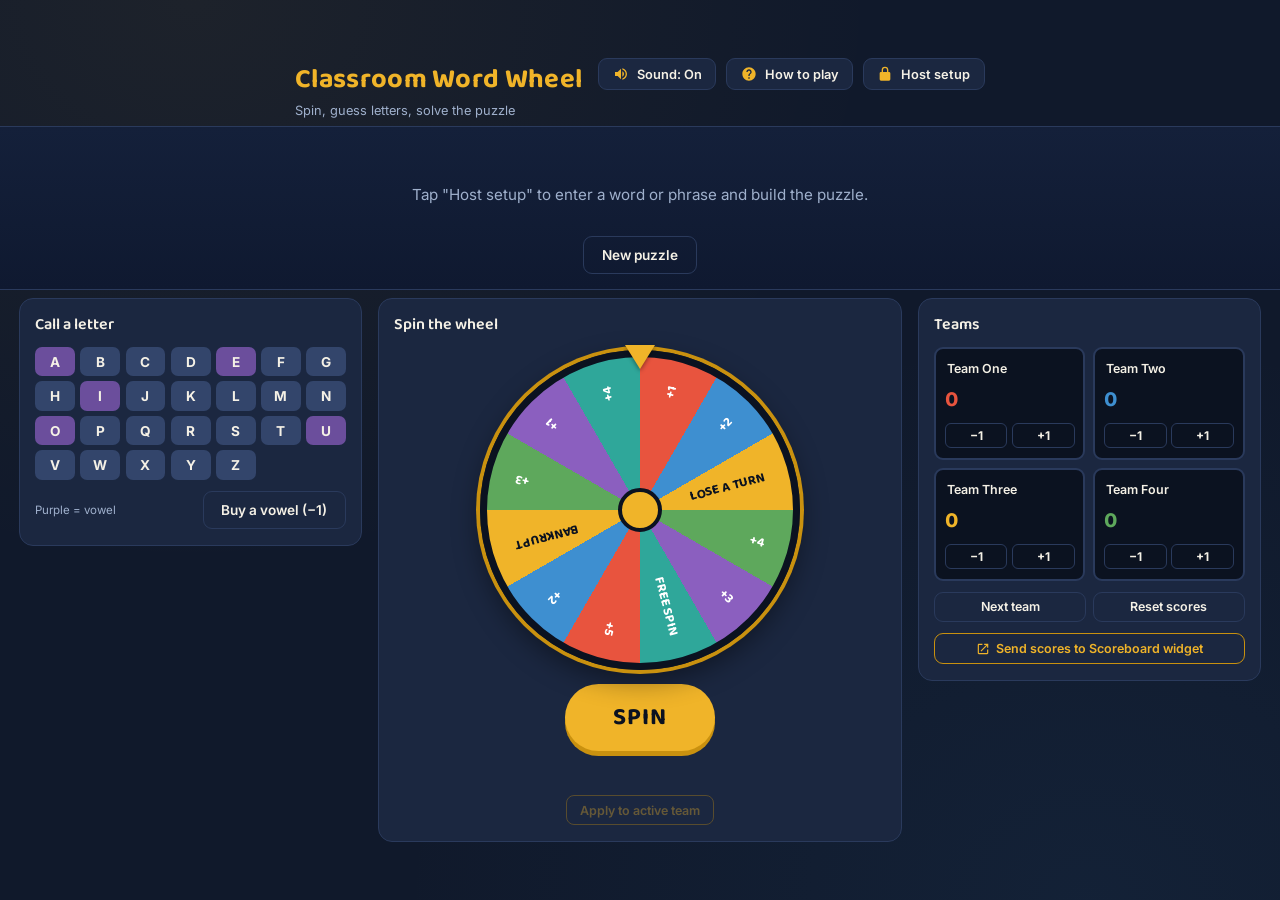
<file: games/Classroom-Word-Wheel/classroom_word_wheel.html>
<!DOCTYPE html>
<html lang="en">
<head>
<meta charset="UTF-8">
<title>Classroom Word Wheel</title>
<meta name="viewport" content="width=device-width, initial-scale=1.0">
<link rel="preconnect" href="https://fonts.googleapis.com">
<link href="https://fonts.googleapis.com/css2?family=Baloo+2:wght@500;600;700;800&family=Inter:wght@500;600;700&display=swap" rel="stylesheet">
<style>
  :root{
    --stage:#10192B;
    --stage-deep:#0B1220;
    --panel:#1B2740;
    --panel-line:#2A3A5C;
    --gold:#F0B429;
    --gold-deep:#C9910F;
    --ink:#F5F1E6;
    --ink-dim:#9FB0CC;
    --good:#4CAF6D;
    --bad:#D9534F;
    --coral:#E8543E;
    --sky:#3E8FD0;
    --teal:#2FA79A;
    --violet:#8B5FBF;
    --grass:#5EA85C;
  }

  *{box-sizing:border-box;}

  body{
    margin:0;
    min-height:100vh;
    background:
      radial-gradient(ellipse at 15% 0%, rgba(240,180,41,0.06), transparent 45%),
      radial-gradient(ellipse at 85% 100%, rgba(62,143,208,0.07), transparent 45%),
      var(--stage);
    font-family:'Inter',sans-serif;
    color:var(--ink);
    padding:0.8rem 1.2rem;
    display:flex;
    flex-direction:column;
    justify-content:center;
  }

  /* ---------- Header ---------- */
  .topbar{
    display:flex;
    align-items:flex-start;
    justify-content:space-between;
    max-width:1280px;
    margin:0 auto 0.5rem;
    gap:1rem;
  }

  h1{
    font-family:'Baloo 2', cursive;
    font-weight:700;
    font-size:clamp(1.3rem, 2.4vw, 1.7rem);
    margin:0;
    color:var(--gold);
    letter-spacing:0.3px;
  }
  .topbar .tagline{
    color:var(--ink-dim);
    font-size:0.8rem;
    margin-top:0.1rem;
  }

  .lock-btn{
    display:flex;
    align-items:center;
    gap:0.5rem;
    background:var(--panel);
    border:1px solid var(--panel-line);
    color:var(--ink);
    font-family:'Inter',sans-serif;
    font-weight:600;
    font-size:0.8rem;
    padding:0.45rem 0.85rem;
    border-radius:9px;
    cursor:pointer;
    flex-shrink:0;
    text-decoration:none;
  }
  .lock-btn:hover{border-color:var(--gold);}
  .lock-btn svg{width:16px;height:16px;fill:var(--gold);}
  #muteBtn.muted svg{fill:var(--ink-dim);}

  .topbar-actions{
    display:flex;
    gap:0.6rem;
    flex-shrink:0;
  }

  /* ---------- Host panel (secret entry) ---------- */
  .host-panel{
    max-width:1280px;
    margin:0 auto 0.7rem;
    background:var(--panel);
    border:1px solid var(--gold-deep);
    border-radius:12px;
    padding:0.8rem 1.1rem 1rem;
    display:none;
  }
  .host-panel.open{display:block;}

  .host-panel .note{
    font-size:0.75rem;
    color:var(--ink-dim);
    margin:0 0 0.6rem;
    display:flex;
    align-items:center;
    gap:0.4rem;
  }
  .host-panel .note svg{width:14px;height:14px;fill:var(--gold);flex-shrink:0;}

  .host-fields{
    display:grid;
    grid-template-columns:1fr 1fr;
    gap:0.7rem;
    margin-bottom:0.7rem;
  }
  @media (max-width:640px){ .host-fields{grid-template-columns:1fr;} }

  .field label{
    display:block;
    font-size:0.74rem;
    font-weight:600;
    color:var(--ink-dim);
    margin-bottom:0.3rem;
  }
  .field input{
    width:100%;
    background:var(--stage-deep);
    border:1px solid var(--panel-line);
    color:var(--ink);
    border-radius:8px;
    padding:0.5rem 0.65rem;
    font-size:0.9rem;
    font-family:'Inter',sans-serif;
  }
  .field input:focus{outline:none; border-color:var(--gold);}
  .field.secret input{
    letter-spacing:3px;
    font-weight:700;
  }

  .host-actions{
    display:flex;
    gap:0.6rem;
    flex-wrap:wrap;
  }

  button.primary{
    background:var(--gold);
    color:var(--stage-deep);
    border:none;
    font-family:'Inter',sans-serif;
    font-weight:700;
    font-size:0.88rem;
    padding:0.65rem 1.2rem;
    border-radius:9px;
    cursor:pointer;
  }
  button.primary:hover{filter:brightness(1.06);}
  button.ghost{
    background:transparent;
    color:var(--ink);
    border:1px solid var(--panel-line);
    font-family:'Inter',sans-serif;
    font-weight:600;
    font-size:0.85rem;
    padding:0.62rem 1.1rem;
    border-radius:9px;
    cursor:pointer;
  }
  button.ghost:hover{border-color:var(--ink-dim);}

  /* ---------- Puzzle marquee ---------- */
  .marquee{
    width:calc(100% + 2.4rem);
    margin:0 -1.2rem 0.5rem;
    background:linear-gradient(180deg, #14203A, #0F1930);
    border-top:1px solid var(--panel-line);
    border-bottom:1px solid var(--panel-line);
    border-radius:0;
    padding:0.75rem 1.5rem 0.9rem;
    text-align:center;
  }

  .category{
    font-size:0.92rem;
    font-weight:600;
    color:var(--gold);
    letter-spacing:0.5px;
    margin-bottom:0.8rem;
    min-height:1.1em;
  }

  .puzzle-board{
    display:flex;
    flex-wrap:wrap;
    justify-content:center;
    align-items:center;
    row-gap:0.5rem;
    column-gap:0;
    min-height:3.4rem;
  }
  .word-group{
    display:flex;
    margin:0 0.6rem;
  }

  .tile{
    width:2.9rem;
    height:3.1rem;
    margin:0 3px;
    display:flex;
    align-items:center;
    justify-content:center;
    font-family:'Baloo 2', cursive;
    font-weight:700;
    font-size:1.7rem;
    border-radius:7px;
    background:rgba(245,241,230,0.08);
    border-bottom:4px solid var(--gold-deep);
    color:transparent;
    cursor:pointer;
    user-select:none;
    transition:transform 0.15s ease, background 0.15s ease;
  }
  .tile:hover{background:rgba(245,241,230,0.15);}
  .tile.revealed{
    background:var(--gold);
    color:var(--stage-deep);
    border-bottom:4px solid var(--gold-deep);
    cursor:default;
  }
  .tile.revealed:hover{background:var(--gold);}
  .tile.static{
    background:transparent;
    border-bottom:none;
    color:var(--ink-dim);
    cursor:default;
    width:1.4rem;
  }
  @keyframes tilePop{
    0%{transform:scale(0.6);}
    60%{transform:scale(1.12);}
    100%{transform:scale(1);}
  }
  .tile.pop{animation:tilePop 0.28s ease;}

  .puzzle-empty{
    color:var(--ink-dim);
    font-size:0.95rem;
    padding:0.9rem 0;
  }

  .marquee-actions{
    margin-top:0.9rem;
    display:flex;
    gap:0.6rem;
    justify-content:center;
    flex-wrap:wrap;
  }

  /* ---------- Main grid ---------- */
  .main-grid{
    max-width:1280px;
    margin:0 auto;
    display:grid;
    grid-template-columns:0.85fr 1.3fr 0.85fr;
    gap:1rem;
    align-items:start;
  }
  @media (max-width:980px){
    .main-grid{grid-template-columns:1fr;}
  }

  .panel{
    background:var(--panel);
    border:1px solid var(--panel-line);
    border-radius:14px;
    padding:0.85rem 0.95rem 1rem;
  }
  .panel h2{
    font-family:'Baloo 2', cursive;
    font-size:1rem;
    margin:0 0 0.6rem;
    color:var(--ink);
    font-weight:600;
  }

  /* ---------- Keyboard ---------- */
  .keyboard{
    display:grid;
    grid-template-columns:repeat(7, 1fr);
    gap:0.32rem;
  }
  @media (max-width:520px){
    .keyboard{grid-template-columns:repeat(5, 1fr);}
  }
  .key{
    font-family:'Inter',sans-serif;
    font-weight:700;
    font-size:0.85rem;
    padding:0.42rem 0;
    border-radius:7px;
    border:none;
    cursor:pointer;
    color:var(--ink);
    background:#33456B;
  }
  .key.vowel{background:#6B4E9C;}
  .key:hover:not(:disabled){filter:brightness(1.15);}
  .key:disabled{cursor:default;}
  .key.correct{background:var(--good); color:#0B1220;}
  .key.incorrect{background:#42506B; color:var(--ink-dim); opacity:0.6;}

  .vowel-row{
    display:flex;
    align-items:center;
    justify-content:space-between;
    margin-top:0.7rem;
    gap:0.5rem;
    flex-wrap:wrap;
  }
  .vowel-note{font-size:0.72rem; color:var(--ink-dim);}

  /* ---------- Wheel ---------- */
  .wheel-zone{
    display:flex;
    flex-direction:column;
    align-items:center;
  }
  .wheel-wrap{
    position:relative;
    width:320px;
    height:320px;
    margin:0.2rem 0 0.9rem;
  }
  .pointer{
    position:absolute;
    top:-5px;
    left:50%;
    transform:translateX(-50%);
    width:0; height:0;
    border-left:15px solid transparent;
    border-right:15px solid transparent;
    border-top:24px solid var(--gold);
    z-index:3;
    filter:drop-shadow(0 2px 2px rgba(0,0,0,0.4));
  }
  .wheel{
    width:100%;
    height:100%;
    border-radius:50%;
    position:relative;
    border:7px solid var(--stage-deep);
    box-shadow:0 0 0 4px var(--gold-deep), 0 10px 28px rgba(0,0,0,0.45);
  }
  .wheel-hub{
    position:absolute;
    top:50%; left:50%;
    width:44px; height:44px;
    background:var(--gold);
    border:4px solid var(--stage-deep);
    border-radius:50%;
    transform:translate(-50%,-50%);
    z-index:2;
  }
  .slice-label{
    position:absolute;
    top:50%; left:50%;
    height:2px;
    transform-origin:0 50%;
    pointer-events:none;
  }
  .slice-label span{
    position:absolute;
    right:6px;
    top:-10px;
    font-family:'Baloo 2', cursive;
    font-weight:700;
    font-size:0.82rem;
    white-space:nowrap;
  }

  .spin-btn{
    background:var(--gold);
    color:var(--stage-deep);
    border:none;
    font-family:'Baloo 2', cursive;
    font-weight:700;
    font-size:1.5rem;
    padding:0.85rem 3rem;
    border-radius:999px;
    cursor:pointer;
    box-shadow:0 5px 0 var(--gold-deep);
    letter-spacing:1px;
  }
  .spin-btn:active{transform:translateY(3px); box-shadow:0 2px 0 var(--gold-deep);}
  .spin-btn:disabled{opacity:0.5; cursor:default; box-shadow:none;}

  .spin-result{
    margin-top:0.7rem;
    font-family:'Baloo 2', cursive;
    font-size:1.05rem;
    text-align:center;
    min-height:1.3em;
    color:var(--gold);
  }

  .apply-btn{
    margin-top:0.4rem;
    background:transparent;
    border:1px solid var(--gold-deep);
    color:var(--gold);
    font-family:'Inter',sans-serif;
    font-weight:600;
    font-size:0.78rem;
    padding:0.4rem 0.8rem;
    border-radius:8px;
    cursor:pointer;
  }
  .apply-btn:disabled{opacity:0.35; cursor:default;}
  .apply-btn:hover:not(:disabled){background:rgba(240,180,41,0.1);}

  /* ---------- Scoreboard ---------- */
  .teams{
    margin-top:0;
    display:grid;
    grid-template-columns:1fr 1fr;
    gap:0.5rem;
  }
  .team-card{
    background:var(--stage-deep);
    border:2px solid var(--panel-line);
    border-radius:9px;
    padding:0.5rem 0.55rem 0.6rem;
    cursor:pointer;
    position:relative;
  }
  .team-card.active{
    border-color:var(--accent);
    box-shadow:0 0 0 1px var(--accent);
  }
  .team-card.active::before{
    content:"ACTIVE";
    position:absolute;
    top:-8px; left:7px;
    background:var(--accent);
    color:#0B1220;
    font-size:0.55rem;
    font-weight:700;
    padding:1px 5px;
    border-radius:5px;
    letter-spacing:0.4px;
  }
  .team-card:nth-child(1){--accent:var(--coral);}
  .team-card:nth-child(2){--accent:var(--sky);}
  .team-card:nth-child(3){--accent:var(--gold);}
  .team-card:nth-child(4){--accent:var(--grass);}

  .team-name{
    width:100%;
    background:transparent;
    border:none;
    border-bottom:1px solid transparent;
    color:var(--ink);
    font-family:'Inter',sans-serif;
    font-weight:600;
    font-size:0.78rem;
    padding:1px 2px;
    margin-bottom:0.25rem;
  }
  .team-name:focus{outline:none; border-bottom:1px dashed var(--accent);}

  .team-score{
    font-family:'Baloo 2', cursive;
    font-weight:700;
    font-size:1.4rem;
    color:var(--accent);
    margin-bottom:0.35rem;
  }
  .team-btns{display:flex; gap:0.3rem;}
  .team-btns button{
    flex:1;
    font-family:'Inter',sans-serif;
    font-weight:700;
    font-size:0.75rem;
    padding:0.24rem 0;
    border-radius:6px;
    border:1px solid var(--panel-line);
    background:transparent;
    color:var(--ink);
    cursor:pointer;
  }
  .team-btns button:hover{border-color:var(--accent);}

  .score-toolbar{
    margin-top:0.7rem;
    display:flex;
    gap:0.4rem;
    flex-wrap:wrap;
  }
  .score-toolbar button{flex:1; min-width:100px; font-size:0.78rem; padding:0.42rem 0.6rem;}
  .score-toolbar .transfer-btn{
    display:flex;
    align-items:center;
    justify-content:center;
    gap:0.4rem;
    border-color:var(--gold-deep);
    color:var(--gold);
  }
  .score-toolbar .transfer-btn:hover{background:rgba(240,180,41,0.1);}
  .score-toolbar .transfer-btn svg{width:14px;height:14px;fill:var(--gold);}

  .toast{
    position:fixed;
    bottom:1.4rem;
    left:50%;
    transform:translateX(-50%) translateY(20px);
    background:var(--panel);
    border:1px solid var(--gold-deep);
    color:var(--ink);
    padding:0.65rem 1.2rem;
    border-radius:10px;
    font-size:0.88rem;
    opacity:0;
    transition:opacity 0.25s ease, transform 0.25s ease;
    pointer-events:none;
    z-index:50;
  }
  .toast.show{opacity:1; transform:translateX(-50%) translateY(0);}
</style>
</head>
<body>

<div class="topbar">
  <div>
    <h1>Classroom Word Wheel</h1>
    <div class="tagline">Spin, guess letters, solve the puzzle</div>
  </div>
  <div class="topbar-actions">
    <button class="lock-btn" id="muteBtn">
      <svg id="soundOnIcon" viewBox="0 0 24 24"><path d="M3 9v6h4l5 5V4L7 9H3zm13.5 3c0-1.77-1.02-3.29-2.5-4.03v8.05c1.48-.73 2.5-2.25 2.5-4.02zM14 3.23v2.06c2.89.86 5 3.54 5 6.71s-2.11 5.85-5 6.71v2.06c4.01-.91 7-4.49 7-8.77s-2.99-7.86-7-8.77z"/></svg>
      <svg id="soundOffIcon" viewBox="0 0 24 24" style="display:none;"><path d="M16.5 12c0-1.77-1.02-3.29-2.5-4.03v2.21l2.45 2.45c.03-.2.05-.41.05-.63zm2.5 0c0 .94-.2 1.82-.54 2.64l1.51 1.51C20.63 14.91 21 13.5 21 12c0-4.28-2.99-7.86-7-8.77v2.06c2.89.86 5 3.54 5 6.71zM4.27 3L3 4.27 7.73 9H3v6h4l5 5v-6.73l4.25 4.25c-.67.52-1.42.93-2.25 1.18v2.06c1.38-.31 2.63-.95 3.69-1.8L19.73 21 21 19.73 4.27 3zM12 4L9.91 6.09 12 8.18V4z"/></svg>
      <span id="muteLabel">Sound: On</span>
    </button>
    <a class="lock-btn" href="instructions.html" target="_blank" rel="noopener">
      <svg viewBox="0 0 24 24"><path d="M12 2C6.48 2 2 6.48 2 12s4.48 10 10 10 10-4.48 10-10S17.52 2 12 2zm1 17h-2v-2h2v2zm2.07-7.75-.9.92C13.45 12.9 13 13.5 13 15h-2v-.5c0-1.1.45-2.1 1.17-2.83l1.24-1.26c.37-.36.59-.86.59-1.41 0-1.1-.9-2-2-2s-2 .9-2 2H8c0-2.21 1.79-4 4-4s4 1.79 4 4c0 .88-.36 1.68-.93 2.25z"/></svg>
      How to play
    </a>
    <button class="lock-btn" id="toggleHost">
      <svg viewBox="0 0 24 24"><path d="M12 1a5 5 0 0 0-5 5v3H6a2 2 0 0 0-2 2v9a2 2 0 0 0 2 2h12a2 2 0 0 0 2-2v-9a2 2 0 0 0-2-2h-1V6a5 5 0 0 0-5-5zm-3 8V6a3 3 0 0 1 6 0v3z"/></svg>
      Host setup
    </button>
  </div>
</div>

<div class="host-panel" id="hostPanel">
  <div class="note">
    <svg viewBox="0 0 24 24"><path d="M12 1a5 5 0 0 0-5 5v3H6a2 2 0 0 0-2 2v9a2 2 0 0 0 2 2h12a2 2 0 0 0 2-2v-9a2 2 0 0 0-2-2h-1V6a5 5 0 0 0-5-5zm-3 8V6a3 3 0 0 1 6 0v3z"/></svg>
    Only you can read this box — the phrase field hides itself as you type, even on the projector.
  </div>
  <div class="host-fields">
    <div class="field">
      <label for="categoryInput">Category (shown to everyone)</label>
      <input type="text" id="categoryInput" placeholder="e.g. Movie Titles" maxlength="40">
    </div>
    <div class="field secret">
      <label for="wordInput">Secret word or phrase (hidden)</label>
      <input type="password" id="wordInput" placeholder="Type the answer here" maxlength="60" autocomplete="off">
    </div>
  </div>
  <div class="host-actions">
    <button class="primary" id="createPuzzle">Create puzzle</button>
    <button class="ghost" id="revealAnswer">Reveal answer</button>
    <button class="ghost" id="closeHost">Close panel</button>
  </div>
</div>

<div class="marquee">
  <div class="category" id="categoryDisplay"></div>
  <div class="puzzle-board" id="puzzleBoard">
    <div class="puzzle-empty">Tap "Host setup" to enter a word or phrase and build the puzzle.</div>
  </div>
  <div class="marquee-actions">
    <button class="ghost" id="newPuzzleBtn">New puzzle</button>
  </div>
</div>

<div class="main-grid">

  <div class="panel">
    <h2>Call a letter</h2>
    <div class="keyboard" id="keyboard"></div>
    <div class="vowel-row">
      <span class="vowel-note">Purple = vowel</span>
      <button class="ghost" id="buyVowelBtn">Buy a vowel (&minus;1)</button>
    </div>
  </div>

  <div class="panel">
    <h2>Spin the wheel</h2>
    <div class="wheel-zone">
      <div class="wheel-wrap">
        <div class="pointer"></div>
        <div class="wheel" id="wheel">
          <div class="wheel-hub"></div>
        </div>
      </div>
      <button class="spin-btn" id="spinBtn">SPIN</button>
      <div class="spin-result" id="spinResult">&nbsp;</div>
      <button class="apply-btn" id="applyBtn" disabled>Apply to active team</button>
    </div>
  </div>

  <div class="panel">
    <h2>Teams</h2>
    <div class="teams" id="teams"></div>
    <div class="score-toolbar">
      <button class="ghost" id="nextTeamBtn">Next team</button>
      <button class="ghost" id="resetScoresBtn">Reset scores</button>
    </div>
    <div class="score-toolbar">
      <button class="ghost transfer-btn" id="sendScoresBtn">
        <svg viewBox="0 0 24 24"><path d="M14 3v2h3.59l-9.83 9.83 1.41 1.41L19 6.41V10h2V3h-7zM5 5h6V3H5c-1.1 0-2 .9-2 2v14c0 1.1.9 2 2 2h14c1.1 0 2-.9 2-2v-6h-2v6H5V5z"/></svg>
        Send scores to Scoreboard widget
      </button>
    </div>
  </div>

</div>

<div class="toast" id="toast"></div>

<script src="classroom_word_wheel.js"></script>

</body>
</html>
</file>
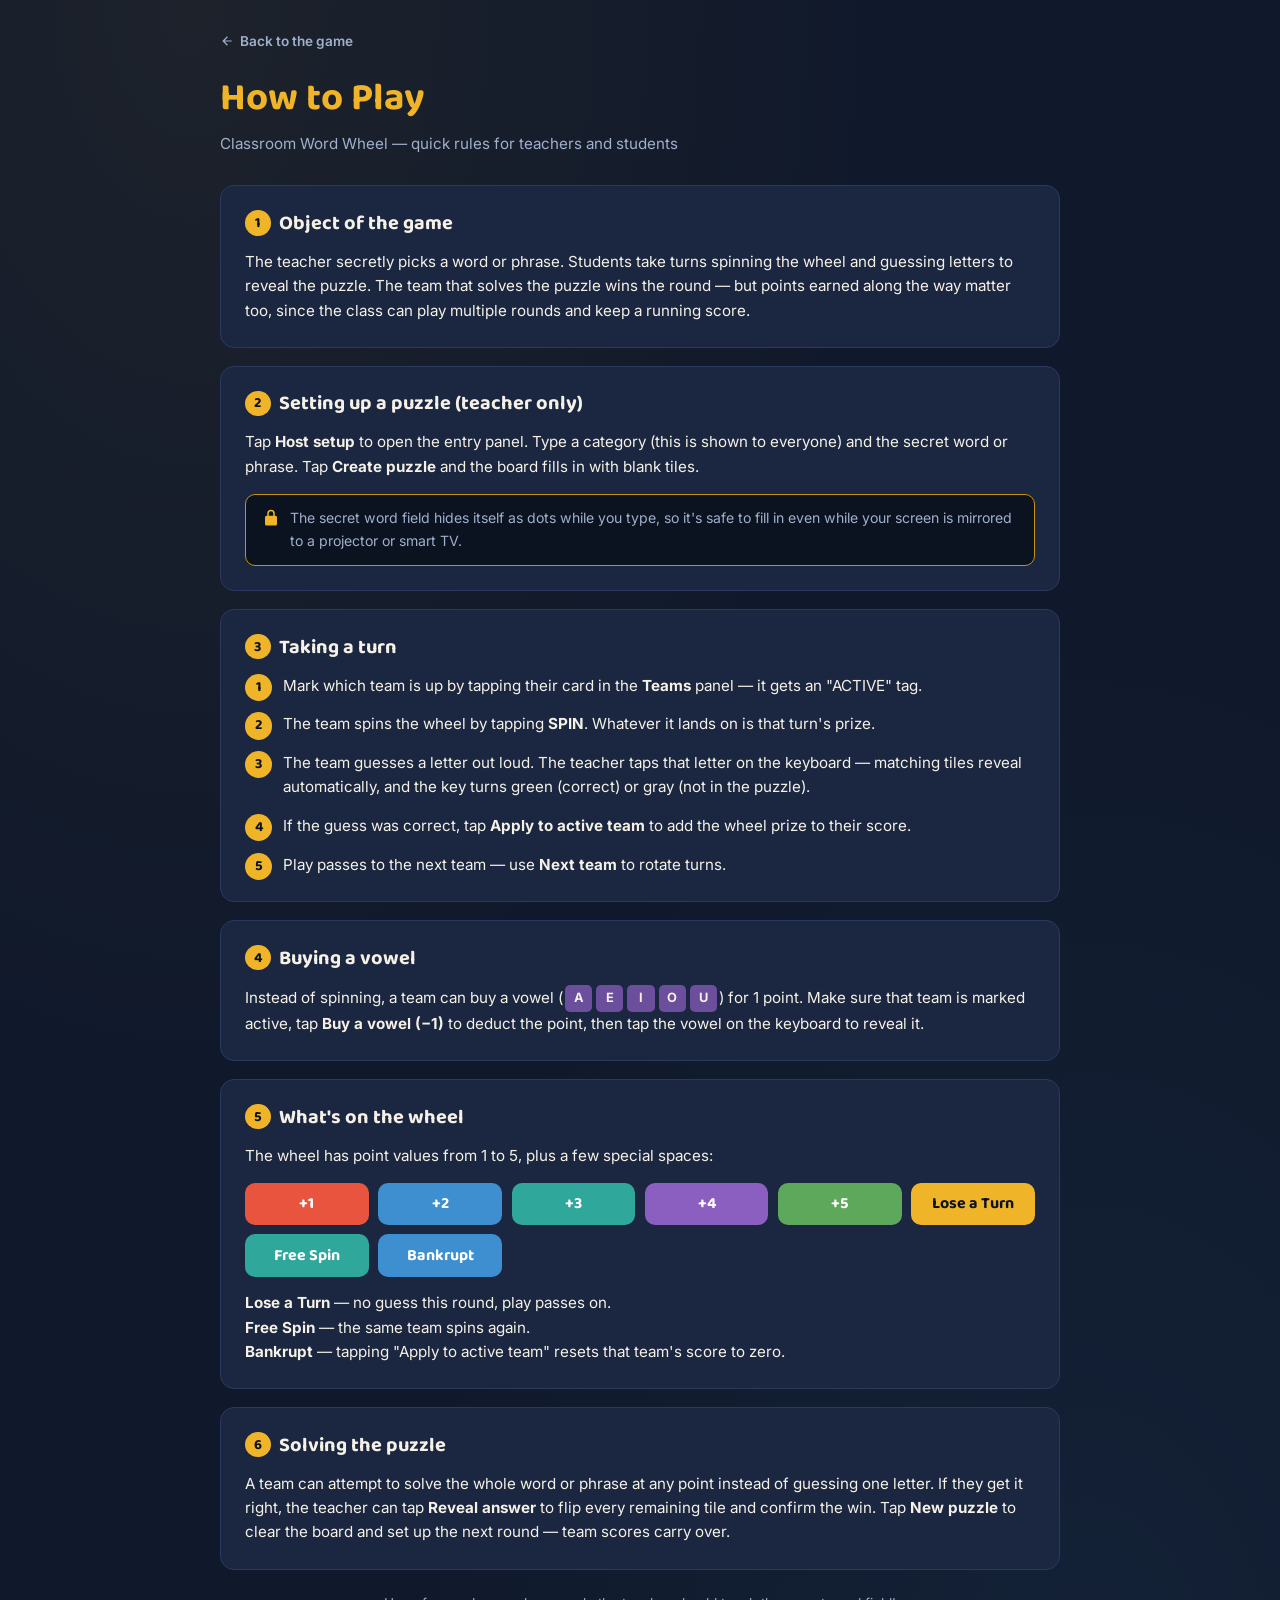
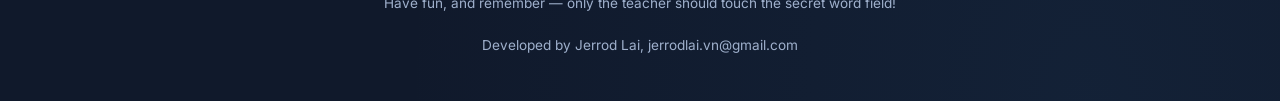
<file: games/Classroom-Word-Wheel/instructions.html>
<!DOCTYPE html>
<html lang="en">
<head>
<meta charset="UTF-8">
<title>How to Play — Classroom Word Wheel</title>
<meta name="viewport" content="width=device-width, initial-scale=1.0">
<link rel="preconnect" href="https://fonts.googleapis.com">
<link href="https://fonts.googleapis.com/css2?family=Baloo+2:wght@500;600;700;800&family=Inter:wght@500;600;700&display=swap" rel="stylesheet">
<style>
  :root{
    --stage:#10192B;
    --stage-deep:#0B1220;
    --panel:#1B2740;
    --panel-line:#2A3A5C;
    --gold:#F0B429;
    --gold-deep:#C9910F;
    --ink:#F5F1E6;
    --ink-dim:#9FB0CC;
    --good:#4CAF6D;
    --coral:#E8543E;
    --sky:#3E8FD0;
    --teal:#2FA79A;
    --violet:#8B5FBF;
    --grass:#5EA85C;
  }

  *{box-sizing:border-box;}

  body{
    margin:0;
    min-height:100vh;
    background:
      radial-gradient(ellipse at 15% 0%, rgba(240,180,41,0.06), transparent 45%),
      radial-gradient(ellipse at 85% 100%, rgba(62,143,208,0.07), transparent 45%),
      var(--stage);
    font-family:'Inter',sans-serif;
    color:var(--ink);
    padding:2rem 1.5rem 3rem;
  }

  .wrap{
    max-width:840px;
    margin:0 auto;
  }

  .back-link{
    display:inline-flex;
    align-items:center;
    gap:0.4rem;
    color:var(--ink-dim);
    text-decoration:none;
    font-size:0.85rem;
    font-weight:600;
    margin-bottom:1.2rem;
  }
  .back-link:hover{color:var(--gold);}
  .back-link svg{width:14px;height:14px;fill:currentColor;}

  h1{
    font-family:'Baloo 2', cursive;
    font-weight:700;
    font-size:clamp(1.8rem, 4vw, 2.4rem);
    color:var(--gold);
    margin:0 0 0.3rem;
  }
  .subtitle{
    color:var(--ink-dim);
    font-size:0.95rem;
    margin-bottom:2rem;
  }

  h2{
    font-family:'Baloo 2', cursive;
    font-size:1.25rem;
    color:var(--ink);
    margin:0 0 0.7rem;
    display:flex;
    align-items:center;
    gap:0.5rem;
  }
  .badge{
    display:inline-flex;
    align-items:center;
    justify-content:center;
    width:1.6rem;
    height:1.6rem;
    border-radius:50%;
    background:var(--gold);
    color:var(--stage-deep);
    font-family:'Baloo 2', cursive;
    font-weight:700;
    font-size:0.9rem;
    flex-shrink:0;
  }

  section{
    background:var(--panel);
    border:1px solid var(--panel-line);
    border-radius:14px;
    padding:1.3rem 1.5rem 1.5rem;
    margin-bottom:1.1rem;
  }

  p{
    line-height:1.6;
    font-size:0.95rem;
    color:var(--ink);
    margin:0 0 0.7rem;
  }
  p:last-child{margin-bottom:0;}

  ul{
    margin:0;
    padding-left:1.2rem;
  }
  li{
    line-height:1.6;
    font-size:0.95rem;
    margin-bottom:0.5rem;
  }
  li:last-child{margin-bottom:0;}

  .lock-note{
    display:flex;
    gap:0.6rem;
    align-items:flex-start;
    background:var(--stage-deep);
    border:1px solid var(--gold-deep);
    border-radius:10px;
    padding:0.8rem 1rem;
    margin-top:0.9rem;
  }
  .lock-note svg{width:18px;height:18px;fill:var(--gold);flex-shrink:0;margin-top:2px;}
  .lock-note p{font-size:0.88rem;color:var(--ink-dim);margin:0;}

  .prize-grid{
    display:grid;
    grid-template-columns:repeat(auto-fill, minmax(120px, 1fr));
    gap:0.6rem;
    margin-top:0.9rem;
  }
  .prize{
    display:flex;
    flex-direction:column;
    align-items:center;
    justify-content:center;
    padding:0.7rem 0.5rem;
    border-radius:10px;
    font-family:'Baloo 2', cursive;
    font-weight:700;
    font-size:1rem;
    color:#fff;
    text-align:center;
    line-height:1.25;
  }
  .prize.p1{background:var(--coral);}
  .prize.p2{background:var(--sky);}
  .prize.p3{background:var(--teal);}
  .prize.p4{background:var(--violet);}
  .prize.p5{background:var(--grass);}
  .prize.pgold{background:var(--gold); color:var(--stage-deep);}

  .steps{
    counter-reset:step;
    list-style:none;
    padding:0;
    margin:0;
  }
  .steps li{
    position:relative;
    padding-left:2.4rem;
    margin-bottom:0.9rem;
  }
  .steps li:last-child{margin-bottom:0;}
  .steps li::before{
    counter-increment:step;
    content:counter(step);
    position:absolute;
    left:0;
    top:0;
    width:1.7rem;
    height:1.7rem;
    border-radius:50%;
    background:var(--gold);
    color:var(--stage-deep);
    font-family:'Baloo 2', cursive;
    font-weight:700;
    font-size:0.9rem;
    display:flex;
    align-items:center;
    justify-content:center;
  }

  .key-demo{
    display:inline-flex;
    align-items:center;
    justify-content:center;
    width:1.7rem;
    height:1.7rem;
    border-radius:5px;
    background:#33456B;
    color:var(--ink);
    font-weight:700;
    font-size:0.8rem;
    margin:0 2px;
    vertical-align:middle;
  }
  .key-demo.vowel{background:#6B4E9C;}

  .footer-note{
    text-align:center;
    color:var(--ink-dim);
    font-size:0.85rem;
    margin-top:1.6rem;
  }
</style>
</head>
<body>
<div class="wrap">

  <a class="back-link" href="classroom_word_wheel.html">
    <svg viewBox="0 0 24 24"><path d="M20 11H7.83l5.59-5.59L12 4l-8 8 8 8 1.41-1.41L7.83 13H20v-2z"/></svg>
    Back to the game
  </a>

  <h1>How to Play</h1>
  <div class="subtitle">Classroom Word Wheel — quick rules for teachers and students</div>

  <section>
    <h2><span class="badge">1</span> Object of the game</h2>
    <p>
      The teacher secretly picks a word or phrase. Students take turns spinning the wheel and
      guessing letters to reveal the puzzle. The team that solves the puzzle wins the round —
      but points earned along the way matter too, since the class can play multiple rounds and
      keep a running score.
    </p>
  </section>

  <section>
    <h2><span class="badge">2</span> Setting up a puzzle (teacher only)</h2>
    <p>
      Tap <strong>Host setup</strong> to open the entry panel. Type a category (this is shown to
      everyone) and the secret word or phrase. Tap <strong>Create puzzle</strong> and the board
      fills in with blank tiles.
    </p>
    <div class="lock-note">
      <svg viewBox="0 0 24 24"><path d="M12 1a5 5 0 0 0-5 5v3H6a2 2 0 0 0-2 2v9a2 2 0 0 0 2 2h12a2 2 0 0 0 2-2v-9a2 2 0 0 0-2-2h-1V6a5 5 0 0 0-5-5zm-3 8V6a3 3 0 0 1 6 0v3z"/></svg>
      <p>
        The secret word field hides itself as dots while you type, so it's safe to fill in even
        while your screen is mirrored to a projector or smart TV.
      </p>
    </div>
  </section>

  <section>
    <h2><span class="badge">3</span> Taking a turn</h2>
    <ol class="steps">
      <li>Mark which team is up by tapping their card in the <strong>Teams</strong> panel — it gets an "ACTIVE" tag.</li>
      <li>The team spins the wheel by tapping <strong>SPIN</strong>. Whatever it lands on is that turn's prize.</li>
      <li>The team guesses a letter out loud. The teacher taps that letter on the keyboard — matching tiles reveal automatically, and the key turns green (correct) or gray (not in the puzzle).</li>
      <li>If the guess was correct, tap <strong>Apply to active team</strong> to add the wheel prize to their score.</li>
      <li>Play passes to the next team — use <strong>Next team</strong> to rotate turns.</li>
    </ol>
  </section>

  <section>
    <h2><span class="badge">4</span> Buying a vowel</h2>
    <p>
      Instead of spinning, a team can buy a vowel
      (<span class="key-demo vowel">A</span><span class="key-demo vowel">E</span><span class="key-demo vowel">I</span><span class="key-demo vowel">O</span><span class="key-demo vowel">U</span>)
      for 1 point. Make sure that team is marked active, tap <strong>Buy a vowel (&minus;1)</strong>
      to deduct the point, then tap the vowel on the keyboard to reveal it.
    </p>
  </section>

  <section>
    <h2><span class="badge">5</span> What's on the wheel</h2>
    <p>The wheel has point values from 1 to 5, plus a few special spaces:</p>
    <div class="prize-grid">
      <div class="prize p1">+1</div>
      <div class="prize p2">+2</div>
      <div class="prize p3">+3</div>
      <div class="prize p4">+4</div>
      <div class="prize p5">+5</div>
      <div class="prize pgold">Lose a Turn</div>
      <div class="prize p3">Free Spin</div>
      <div class="prize p2">Bankrupt</div>
    </div>
    <p style="margin-top:0.9rem;">
      <strong>Lose a Turn</strong> — no guess this round, play passes on.<br>
      <strong>Free Spin</strong> — the same team spins again.<br>
      <strong>Bankrupt</strong> — tapping "Apply to active team" resets that team's score to zero.
    </p>
  </section>

  <section>
    <h2><span class="badge">6</span> Solving the puzzle</h2>
    <p>
      A team can attempt to solve the whole word or phrase at any point instead of guessing one
      letter. If they get it right, the teacher can tap <strong>Reveal answer</strong> to flip
      every remaining tile and confirm the win. Tap <strong>New puzzle</strong> to clear the
      board and set up the next round — team scores carry over.
    </p>
  </section>

  <div class="footer-note">Have fun, and remember — only the teacher should touch the secret word field!</div>
  <div class="footer-note">Developed by Jerrod Lai, jerrodlai.vn@gmail.com</div>

</div>
</body>
</html>
</file>
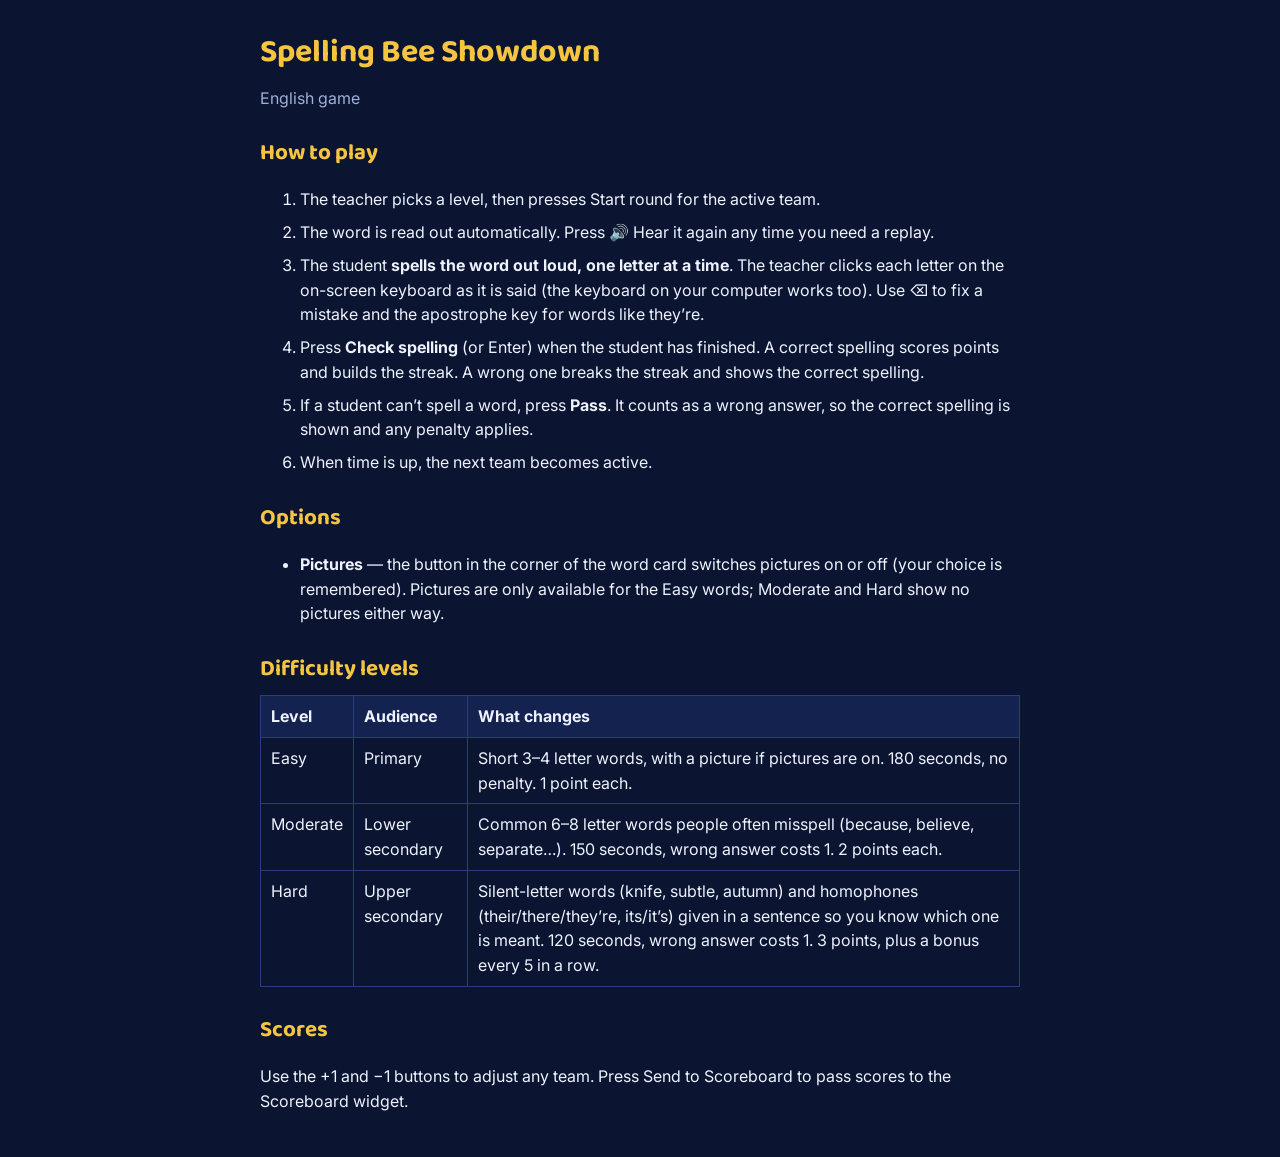
<file: games/Spelling-Bee-Showdown/instructions.html>
<!DOCTYPE html><html lang="en"><head><meta charset="utf-8"><meta name="viewport" content="width=device-width,initial-scale=1"><title>How to play: Spelling Bee Showdown</title>
<link href="https://fonts.googleapis.com/css2?family=Baloo+2:wght@700;800&family=Inter:wght@400;600&display=swap" rel="stylesheet">
<style>body{margin:0;background:#0b1430;color:#eef2ff;font-family:Inter,sans-serif;line-height:1.55}main{max-width:760px;margin:0 auto;padding:28px 20px}
h1,h2{font-family:'Baloo 2',sans-serif;color:#f5c542;margin:0 0 8px}h2{margin-top:26px;font-size:1.4rem}li{margin-bottom:8px}
table{width:100%;border-collapse:collapse;margin-top:8px}td,th{border:1px solid #2a3d7f;padding:8px 10px;text-align:left;vertical-align:top}th{background:#142250}
.tag{color:#9fb0d8}</style></head><body><main><h1>Spelling Bee Showdown</h1><div class="tag">English game</div>
<h2>How to play</h2><ol><li>The teacher picks a level, then presses Start round for the active team.</li><li>The word is read out automatically. Press 🔊 Hear it again any time you need a replay.</li><li>The student <b>spells the word out loud, one letter at a time</b>. The teacher clicks each letter on the on-screen keyboard as it is said (the keyboard on your computer works too). Use ⌫ to fix a mistake and the apostrophe key for words like they&rsquo;re.</li><li>Press <b>Check spelling</b> (or Enter) when the student has finished. A correct spelling scores points and builds the streak. A wrong one breaks the streak and shows the correct spelling.</li><li>If a student can&rsquo;t spell a word, press <b>Pass</b>. It counts as a wrong answer, so the correct spelling is shown and any penalty applies.</li><li>When time is up, the next team becomes active.</li></ol><h2>Options</h2><ul><li><b>Pictures</b> &mdash; the button in the corner of the word card switches pictures on or off (your choice is remembered). Pictures are only available for the Easy words; Moderate and Hard show no pictures either way.</li></ul><h2>Difficulty levels</h2><table><tr><th>Level</th><th>Audience</th><th>What changes</th></tr><tr><td>Easy</td><td>Primary</td><td>Short 3&ndash;4 letter words, with a picture if pictures are on. 180 seconds, no penalty. 1 point each.</td></tr><tr><td>Moderate</td><td>Lower secondary</td><td>Common 6&ndash;8 letter words people often misspell (because, believe, separate&hellip;). 150 seconds, wrong answer costs 1. 2 points each.</td></tr><tr><td>Hard</td><td>Upper secondary</td><td>Silent-letter words (knife, subtle, autumn) and homophones (their/there/they&rsquo;re, its/it&rsquo;s) given in a sentence so you know which one is meant. 120 seconds, wrong answer costs 1. 3 points, plus a bonus every 5 in a row.</td></tr></table>
<h2>Scores</h2><p>Use the +1 and &minus;1 buttons to adjust any team. Press Send to Scoreboard to pass scores to the Scoreboard widget.</p></main></body></html>
</file>
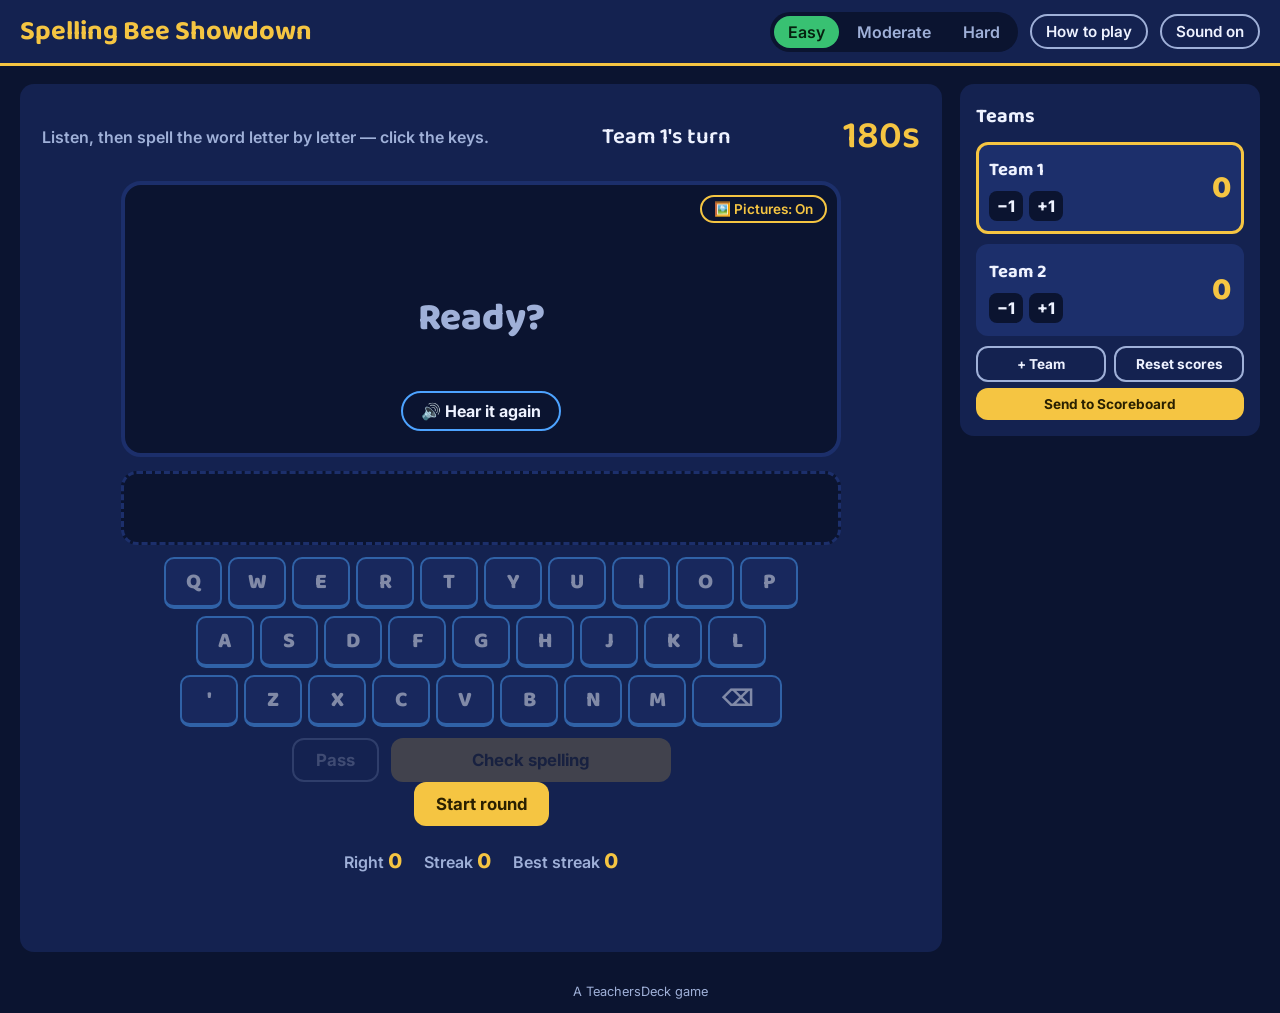
<file: games/Spelling-Bee-Showdown/spelling_bee_showdown.html>
<!DOCTYPE html>
<html lang="en"><head><meta charset="utf-8"><meta name="viewport" content="width=device-width,initial-scale=1">
<title>Spelling Bee Showdown | TeachersDeck</title>
<link href="https://fonts.googleapis.com/css2?family=Baloo+2:wght@600;700;800&family=Inter:wght@400;600;700&display=swap" rel="stylesheet">
<style>
:root{--stage:#0b1430;--panel:#142250;--panel2:#1c2f6b;--gold:#f5c542;--ink:#eef2ff;--muted:#9fb0d8;--ok:#38c172;--bad:#ef5350;--blue:#4da3ff;--pink:#ff6fae;--mint:#3ddbb0;--r:14px}
*{box-sizing:border-box}
html,body{margin:0;min-height:100%;background:var(--stage);color:var(--ink);font-family:'Inter',system-ui,sans-serif}
h1,h2,h3,.disp{font-family:'Baloo 2','Inter',sans-serif;margin:0}
button{font:inherit;color:inherit;cursor:pointer}
button:focus-visible,input:focus-visible{outline:3px solid var(--gold);outline-offset:2px}
.hdr{display:flex;flex-wrap:wrap;gap:12px;align-items:center;padding:10px 20px;background:var(--panel);border-bottom:3px solid var(--gold)}
.hdr h1{font-size:1.7rem;color:var(--gold);margin-right:auto}
.lv{display:flex;gap:4px;background:var(--stage);padding:4px;border-radius:999px}
.lv button{border:0;background:transparent;padding:6px 14px;border-radius:999px;font-weight:600;color:var(--muted)}
.lv button.on[data-l=easy]{background:var(--ok);color:#06210f}
.lv button.on[data-l=moderate]{background:var(--gold);color:#2a2000}
.lv button.on[data-l=hard]{background:var(--bad);color:#2b0806}
.hbtn{border:2px solid var(--muted);background:transparent;padding:6px 14px;border-radius:999px;text-decoration:none;color:var(--ink);font-weight:600;font-size:.95rem}
.wrap{display:grid;grid-template-columns:1fr 300px;gap:18px;padding:18px 20px;max-width:1500px;margin:0 auto}
@media(max-width:900px){.wrap{grid-template-columns:1fr}}
.stage{background:var(--panel);border-radius:var(--r);padding:22px;min-height:460px}
.btn{border:0;border-radius:12px;padding:12px 22px;font-weight:700;background:var(--gold);color:#2a2000;font-size:1.05rem}
.btn.ghost{background:transparent;border:2px solid var(--muted);color:var(--ink)}
.btn:disabled{opacity:.4;cursor:default}
.side{background:var(--panel);border-radius:var(--r);padding:16px;align-self:start}
.side h2{font-size:1.25rem;margin-bottom:10px}
.team{display:grid;grid-template-columns:1fr auto;gap:6px 10px;align-items:center;background:var(--panel2);border:3px solid transparent;border-radius:12px;padding:10px;margin-bottom:10px;cursor:pointer}
.team.act{border-color:var(--gold)}
.team .nm{font-family:'Baloo 2';font-weight:700;font-size:1.15rem;outline:none;min-width:0}
.team .sc{font-family:'Baloo 2';font-size:2rem;font-weight:800;color:var(--gold);grid-row:span 2}
.team .pm{display:flex;gap:6px}
.team .pm button{border:0;width:34px;height:30px;border-radius:8px;background:var(--stage);font-weight:800}
.side .row{display:flex;gap:8px;flex-wrap:wrap;margin-top:6px}
.side .row button{flex:1;font-size:.85rem;padding:8px 10px}
#toast{position:fixed;left:50%;bottom:28px;transform:translateX(-50%) translateY(30px);background:var(--ink);color:var(--stage);padding:12px 22px;border-radius:999px;font-weight:700;opacity:0;transition:.25s;pointer-events:none;z-index:9}
#toast.show{opacity:1;transform:translateX(-50%)}
.ftr{text-align:center;color:var(--muted);font-size:.8rem;padding:14px}
@keyframes shake{25%{transform:translateX(-8px)}75%{transform:translateX(8px)}}
.shake{animation:shake .3s}
@media(prefers-reduced-motion:reduce){*{animation:none!important;transition:none!important}}

.top{display:flex;justify-content:space-between;align-items:center;gap:12px;color:var(--muted);font-weight:600}
#time{font-size:2.4rem;color:var(--gold)}#time.low{color:var(--bad)}
#turn{font-family:'Baloo 2';font-size:1.4rem;color:var(--ink)}
.card{position:relative;margin:14px auto;max-width:720px;text-align:center;background:var(--stage);border:4px solid var(--panel2);border-radius:20px;padding:30px 16px 22px;transition:border-color .15s}
.card.ok{border-color:var(--ok)}.card.no{border-color:var(--bad)}
#emoji{font-size:clamp(2.6rem,7vw,3.6rem);line-height:1;margin-bottom:4px;min-height:1.2em}
#word{font-family:'Baloo 2';font-weight:800;font-size:clamp(1.5rem,4.5vw,2.4rem);color:var(--muted)}
#clue{font-size:1.05rem;color:var(--ink);margin-top:8px;min-height:1.4em}
.hear{margin-top:10px;border:2px solid var(--blue);background:transparent;color:var(--ink);border-radius:999px;padding:8px 18px;font-weight:700}
.hear:hover{background:var(--blue);color:#06183a}
.opt{position:absolute;top:10px;right:10px;border:2px solid var(--muted);background:transparent;padding:4px 12px;border-radius:999px;font-weight:600;font-size:.85rem;color:var(--muted)}
.opt[aria-pressed=true]{border-color:var(--gold);color:var(--gold)}
.opt:hover:not(:disabled){background:var(--panel2)}
.opt:disabled{opacity:.5;cursor:default}
.answer{max-width:720px;margin:0 auto;min-height:74px;display:flex;align-items:center;justify-content:center;flex-wrap:wrap;gap:2px;background:var(--stage);border:3px dashed var(--panel2);border-radius:16px;padding:6px 14px;font-family:'Baloo 2';font-weight:800;font-size:2.4rem;letter-spacing:.06em;color:var(--gold);transition:border-color .15s}
.answer.ok{border-style:solid;border-color:var(--ok);color:var(--ok)}
.answer.no{border-style:solid;border-color:var(--bad);color:var(--bad)}
.caret{width:3px;height:1.9rem;margin-left:3px;background:var(--blue);animation:blink 1s steps(1) infinite}
@keyframes blink{50%{opacity:0}}
.kb{max-width:720px;margin:12px auto 0;display:flex;flex-direction:column;gap:7px}
.kb.off{opacity:.5}
.kr{display:flex;justify-content:center;gap:6px}
.key{flex:0 1 58px;min-width:0;height:52px;font-family:'Baloo 2';font-weight:800;font-size:1.35rem;background:var(--panel2);color:var(--ink);border:2px solid var(--blue);border-bottom-width:4px;border-radius:10px;padding:0}
.key.wide{flex-basis:90px}
.key:hover:not(:disabled){background:var(--blue);color:#06183a}
.key:active:not(:disabled),.key.hit{background:var(--gold);border-color:var(--gold);color:#2a2000;transform:translateY(2px);border-bottom-width:2px}
.key:disabled{cursor:default}
.kr.act{margin-top:4px;gap:12px}
.kr.act .btn{padding:10px 22px}.kr.act #check{flex:0 1 280px}
@media(max-width:600px){.key{height:44px;font-size:1.1rem}.kr{gap:4px}.answer{font-size:1.9rem}.opt{position:static;margin-bottom:8px}}
.stats{display:flex;gap:22px;justify-content:center;margin-top:16px;color:var(--muted);font-weight:600}
.stats b{color:var(--gold);font-family:'Baloo 2';font-size:1.5rem}
#msg{text-align:center;font-family:'Baloo 2';font-size:1.3rem;min-height:2.2rem;margin-top:14px}
.ctl{text-align:center}
</style></head><body>
<div id="td-header"></div>
<div class="wrap">
<main class="stage">
<div class="top"><span id="prog"></span><span id="turn"></span><span id="time" class="disp"></span></div>
<div class="card" id="card">
  <button type="button" class="opt" id="optPics" aria-pressed="true">Pictures: On</button>
  <div id="emoji"></div>
  <div id="word">Ready?</div>
  <div id="clue"></div>
  <button class="hear" id="hear">🔊 Hear it again</button>
</div>
<div class="answer" id="answer" aria-label="Spelling so far"></div>
<div class="kb off" id="kb" role="group" aria-label="Keyboard"></div>
<div class="ctl" id="ctl"></div>
<div class="stats"><span>Right <b id="nr">0</b></span><span>Streak <b id="ns">0</b></span><span>Best streak <b id="nb">0</b></span></div>
<div id="msg" role="status"></div>
</main>
<aside id="td-teams"></aside>
</div>
<div class="ftr">A TeachersDeck game</div>
<div id="toast" role="status"></div>
<script src="spelling_bee_showdown.js"></script>
</body></html>
</file>
<file: site/css/style.css>
@import url('tokens.css');
@import url('shell.css');
@import url('shell-staff.css');

:root{
  --ink-0:var(--tk-surface-0);
  --ink-1:var(--tk-surface-1);
  --ink-2:var(--tk-surface-2);
  --ink-3:var(--tk-surface-3);
  --line: var(--tk-line);
  --text-hi:var(--tk-text-hi);
  --text-lo:var(--tk-text-lo);
  --amber:var(--tk-accent);
  --amber-hi:var(--tk-accent-hi);
  --amber-rgb:var(--tk-accent-rgb);      /* polish phase 3: the accent as tokens, so a premium theme recolours every accent */
  --amber-hi-rgb:var(--tk-accent-hi-rgb);
  --text-on-accent:var(--tk-text-on-accent);          /* text on an accent background */
  --text-on-accent-rgb:var(--tk-text-on-accent-rgb);
  --teal:var(--tk-teal);
  --danger:var(--tk-danger);
  --radius-panel: var(--tk-radius-panel);
  --radius-chip: var(--tk-radius-chip);
  --shadow-panel: var(--tk-shadow-panel);
  font-size: var(--tk-fs-16);
}
.bg-layer.preset-dusk::before,
.bg-layer.preset-dusk::after{
  content:""; position:absolute; left:0; right:0; bottom:0; height:46%;
}
.bg-layer.preset-dusk::before{
  background: radial-gradient(120% 80% at 50% 120%, rgba(120,140,180,.25), transparent 60%);
}

.bg-logo-mark{
  position:fixed; z-index:1; top:20px; right:22px; max-height:56px; max-width:180px;
  object-fit:contain; opacity:.92; filter:drop-shadow(0 4px 10px var(--tk-shadow-4));
  pointer-events:none;
}
.dock-top-item{
  width:38px; height:38px; flex-shrink:0; border:1px solid var(--line);
  background:rgba(20,26,34,0.55); backdrop-filter: blur(6px);
  color:var(--text-lo); display:flex; align-items:center; justify-content:center;
  cursor:pointer; transition:background .15s ease, color .15s ease, transform .15s ease;
  position:relative; margin:0 1px;
  border-radius:10px;
}
.dock-top-item svg{ width:17px; height:17px; fill:none; stroke:currentColor; stroke-width:1.6; stroke-linecap:round; stroke-linejoin:round; }
.dock-top-item:hover{ background:rgba(30,39,50,0.85); color:var(--text-hi); z-index:2; transform:translateY(2px); }
.dock-top-item.active{ color:var(--amber-hi); background:rgba(var(--amber-rgb),0.14); z-index:3; }
.dock-top-item:active{ transform:scale(.94); }
/* ---------- Class switcher pill (top bar / pill row) ---------- */
.class-pill-wrap{ position:relative; flex-shrink:0; }
.class-pill{
  display:flex; align-items:center; gap:7px; height:38px; max-width:190px;
  padding:0 11px; border-radius:11px; border:1px solid var(--line);
  background:rgba(20,26,34,0.55); backdrop-filter: blur(6px);
  color:var(--text-hi); cursor:pointer;
  font-family:'Quicksand'; font-weight:700; font-size:var(--tk-fs-12); letter-spacing:.3px;
  transition:background .15s ease;
}
.class-pill:hover{ background:rgba(30,39,50,0.85); }
.class-pill-icon{ width:15px; height:15px; flex-shrink:0; fill:currentColor; color:var(--amber); }
.class-pill-name{ overflow:hidden; text-overflow:ellipsis; white-space:nowrap; }
.class-pill-caret{ color:var(--text-lo); font-size:var(--tk-fs-11); flex-shrink:0; }
.class-menu{
  position:absolute; top:44px; right:0; z-index:60; min-width:210px; max-width:260px;
  padding:6px; border-radius:12px; border:1px solid var(--line);
  background:var(--ink-1); box-shadow:0 14px 34px var(--tk-shadow-4);
}
.class-pill-wrap.align-left .class-menu{ right:auto; left:0; }
.class-menu-item{
  display:flex; align-items:center; justify-content:space-between; gap:10px;
  width:100%; padding:8px 10px; border:none; border-radius:8px; background:transparent;
  color:var(--text-hi); cursor:pointer; text-align:left;
  font-family:'Quicksand'; font-weight:600; font-size:var(--tk-fs-13);
}
.class-menu-item:hover{ background:var(--tk-tint-2); }
.class-menu-item.active{ color:var(--amber-hi); }
.class-menu-item.manage{ color:var(--text-lo); font-weight:500; }
.class-menu-name{ overflow:hidden; text-overflow:ellipsis; white-space:nowrap; }
.class-menu-tick{ flex-shrink:0; font-size:var(--tk-fs-11); }
.class-menu-sep{ height:1px; margin:5px 6px; background:var(--line); }

/* ---------- Classes manager (Settings drawer) ---------- */
.class-list{ display:flex; flex-direction:column; gap:6px; margin-bottom:10px; }
.class-row{ display:flex; align-items:center; gap:6px; }
.class-row-name{
  flex:1; min-width:0; padding:8px 10px; border-radius:9px;
  border:1px solid var(--line); background:rgba(20,26,34,0.55); color:var(--text-hi);
  font-family:'Quicksand'; font-size:var(--tk-fs-13);
}
.class-row.current .class-row-name{ border-color:rgba(var(--amber-rgb),0.45); }
.class-row-btn{
  flex-shrink:0; padding:8px 10px; border-radius:9px; border:1px solid var(--line);
  background:transparent; color:var(--text-hi); cursor:pointer;
  font-family:'Quicksand'; font-size:var(--tk-fs-12);
}
.class-row-btn:hover:not(:disabled){ background:var(--tk-tint-2); }
.class-row-btn:disabled{ color:var(--amber-hi); border-color:rgba(var(--amber-rgb),0.35); cursor:default; }
.class-row-btn.del{ width:32px; padding:8px 0; text-align:center; color:var(--text-lo); }
.class-row-btn.del:hover{ color:var(--danger); border-color:rgba(var(--tk-danger-rgb), 0.35); }
.class-add-row{ display:flex; gap:6px; align-items:center; }
.class-add-row input{
  flex:1; min-width:0; padding:9px 10px; border-radius:9px;
  border:1px solid var(--line); background:rgba(20,26,34,0.55); color:var(--text-hi);
  font-family:'Quicksand'; font-size:var(--tk-fs-13);
}
.icon-btn{
  width:38px; height:38px; border-radius:11px; border:1px solid var(--line);
  background:rgba(20,26,34,0.55); backdrop-filter: blur(6px);
  color:var(--text-hi); display:flex; align-items:center; justify-content:center;
  cursor:pointer; transition:background .15s ease, transform .15s ease;
}
.icon-btn svg{ width:18px; height:18px; fill:currentColor; }
.widget-drag svg{ width:13px; height:13px; }
.widget-close, .widget-min, .widget-pin{
  width:var(--tk-win-btn); height:var(--tk-win-btn); border-radius:var(--tk-radius-chip); border:none;
  background:transparent; color:var(--text-lo); cursor:pointer;
  display:flex; align-items:center; justify-content:center;
}
.widget-close svg, .widget-min svg, .widget-pin svg{ width:var(--tk-win-icon); height:var(--tk-win-icon); }
.widget-pin:hover{ background:var(--tk-tint-3); color:var(--text-hi); }
.widget-body{
  padding:16px; flex:1; user-select:text; overflow-y:auto;
  font-family:'Inter', sans-serif;
}
.widget-resize svg{ width:13px; height:13px; }

/* Clock widget */
.clock-face{
  width:112px; height:112px; margin:0 auto 10px; border-radius:50%;
  background:#F4F1EA; position:relative; box-shadow: inset 0 0 0 4px #dcd7c9;
}
.clock-hand{ position:absolute; left:50%; bottom:50%; transform-origin:bottom center; background:#20242b; border-radius:3px; }
.clock-hand.hr{ width:4px; height:30px; margin-left:-2px; }
.clock-hand.min{ width:3px; height:42px; margin-left:-1.5px; }
.clock-hand.sec{ width:1.5px; height:46px; margin-left:-0.75px; background:var(--danger); }
.clock-dot{ position:absolute; left:50%; top:50%; width:8px; height:8px; margin:-4px; border-radius:50%; background:#20242b; }
.clock-digital{ text-align:center; font-family:'Quicksand'; font-weight:700; font-size:var(--tk-fs-20); }
.clock-date{ text-align:center; color:var(--text-lo); font-size:var(--tk-fs-13); margin-top:2px; }
.clock-lunar{ text-align:center; color:var(--amber-hi); font-size:var(--tk-fs-11); margin-top:1px; min-height:14px; }

/* Generic controls used inside widgets */
.big-readout{ font-family:'Quicksand'; font-weight:700; font-size:34px; text-align:center; margin:6px 0 14px; letter-spacing:.5px; }
.btn-row{ display:flex; gap:8px; justify-content:center; }
.wbtn:disabled:hover{ background:inherit; }

/* Traffic light */
.traffic-housing{
  width:88px; margin:4px auto 0; padding:14px 12px 18px;
  background:linear-gradient(180deg,#2b2e33 0%, #17191c 100%);
  border-radius:18px; display:flex; flex-direction:column; align-items:center; gap:12px;
  box-shadow: inset 0 0 0 2px var(--tk-shadow-4), inset 0 2px 4px rgba(255,255,255,.06), 0 10px 20px var(--tk-shadow-3);
  position:relative;
}
.traffic-hood{
  position:absolute; top:-7px; left:50%; transform:translateX(-50%);
  width:36px; height:8px; background:#111; border-radius:6px 6px 0 0;
}
.traffic-base{ width:14px; height:16px; background:#111; border-radius:0 0 4px 4px; margin-top:-4px; }
.traffic-lamp{
  width:48px; height:48px; border-radius:50%; cursor:pointer;
  background: radial-gradient(circle at 35% 30%, #3c3f44, #16181b 72%);
  box-shadow: inset 0 3px 6px var(--tk-shadow-5), inset 0 -2px 3px rgba(255,255,255,.04);
  transition: background .15s ease, box-shadow .15s ease;
}
.traffic-lamp.red.on{ background:radial-gradient(circle at 35% 30%, #ff8f8f, #E0555A 60%, #a02c2c 100%); box-shadow:0 0 22px 4px rgba(224,85,90,.85), inset 0 -3px 6px var(--tk-shadow-2); }
.traffic-lamp.yellow.on{ background:radial-gradient(circle at 35% 30%, #fbe38a, #E8C93D 60%, #a3891c 100%); box-shadow:0 0 22px 4px rgba(232,201,61,.85), inset 0 -3px 6px var(--tk-shadow-2); }
.traffic-lamp.green.on{ background:radial-gradient(circle at 35% 30%, #9df0bf, #4FD18A 60%, #1f8a56 100%); box-shadow:0 0 22px 4px rgba(79,209,138,.85), inset 0 -3px 6px var(--tk-shadow-2); }
.traffic-hint{ font-size:var(--tk-fs-12); color:var(--text-lo); text-align:center; margin-top:10px; }

/* Dice */
.dice-stage{ width:120px; height:120px; margin:0 auto 14px; }
.dice-stage .die-face{ width:100%; height:100%; filter:drop-shadow(0 6px 10px var(--tk-shadow-3)); }

/* Checklist */
.checklist-row{ display:flex; gap:8px; margin-bottom:10px; }
.checklist-row input[type=text]{ flex:1; }
.check-items{ list-style:none; margin:0; padding:0; display:flex; flex-direction:column; gap:6px; max-height:180px; overflow-y:auto; }
.check-items li{ display:flex; align-items:center; gap:8px; font-size:var(--tk-fs-14); }
.check-items li.done span{ text-decoration:line-through; color:var(--text-lo); }
.check-items li button{ margin-left:auto; background:none; border:none; color:var(--text-lo); cursor:pointer; }

/* Name picker */
.picker-name{ font-family:'Quicksand'; font-weight:700; font-size:var(--tk-fs-26); text-align:center; margin:4px 0 14px; min-height:34px; }
.picker-count{ text-align:center; font-size:var(--tk-fs-12); color:var(--text-lo); margin-top:8px; }

/* Files widget */
.file-drop{
  border:1.5px dashed var(--line); border-radius:10px; padding:14px 10px; text-align:center;
  font-size:var(--tk-fs-13); color:var(--text-lo); cursor:pointer; margin-bottom:10px;
  display:flex; align-items:center; justify-content:center; gap:9px;
}
.file-drop:hover{ border-color:var(--amber); color:var(--text-hi); }
.file-drop:hover .file-drop-btn{ background:var(--amber); color:var(--text-on-accent); border-color:transparent; }
/* Purely a visual affordance — the whole label already opens the file
   picker (it's tied to the input via `for`), this just makes that obvious. */
.file-drop-btn{
  flex-shrink:0; width:22px; height:22px; border-radius:50%;
  border:1px solid var(--line); background:var(--tk-tint-2);
  display:flex; align-items:center; justify-content:center;
  font-size:var(--tk-fs-14); font-weight:700; line-height:1; color:inherit;
}
.file-drop-text{ text-align:left; }
.file-drop-browse{
  display:flex; align-items:center; gap:6px; border:1px solid var(--line);
  background:var(--ink-3); color:var(--text-hi); padding:8px 16px;
  border-radius:var(--radius-chip); font-size:var(--tk-fs-13); font-weight:600;
  font-family:'Inter'; cursor:pointer;
}
.file-drop-browse svg{ width:14px; height:14px; }
.file-drop-browse:hover{ background:var(--amber); color:var(--text-on-accent); border-color:transparent; }
.file-drop-browse:active{ transform:scale(.97); }
.file-list{ list-style:none; margin:0; padding:0; display:flex; flex-direction:column; gap:6px; max-height:170px; overflow-y:auto; }
.file-list li{
  display:flex; align-items:center; gap:8px; font-size:var(--tk-fs-13);
  background:var(--tk-tint-1); border-radius:8px; padding:6px 8px;
}
.file-list li .ftype{
  font-family:'Quicksand'; font-weight:700; font-size:var(--tk-fs-11); letter-spacing:.4px;
  background:var(--ink-3); border-radius:5px; padding:2px 5px; color:var(--text-lo);
}
.file-list li .fname{ flex:1; overflow:hidden; text-overflow:ellipsis; white-space:nowrap; }
.file-list li button{ background:none; border:none; color:var(--text-lo); cursor:pointer; }
.file-list li button:hover{ color:var(--danger); }
.file-list li button.wminus{ font-size:var(--tk-fs-16); font-weight:700; line-height:1; width:18px; }
.file-empty{ font-size:var(--tk-fs-12); color:var(--text-lo); text-align:center; padding:6px 0; }

.lap-list{
  list-style:none; margin:10px 0 0; padding:0; display:flex; flex-direction:column;
  gap:4px; max-height:120px; overflow-y:auto;
}
.lap-list li{
  display:flex; align-items:center; gap:8px; font-size:var(--tk-fs-12); color:var(--text-lo);
  background:var(--tk-tint-1); border-radius:7px; padding:5px 8px;
}
.lap-list li span:first-child{ font-family:'Quicksand'; font-weight:700; color:var(--text-hi); min-width:44px; }
.lap-list li .lap-total{ margin-left:auto; color:var(--text-lo); }

/* Games quick-start grid */
.game-grid{
  display:grid; grid-template-columns:repeat(2,1fr); gap:8px;
  max-height:190px; overflow-y:auto; margin-bottom:4px;
}
.game-tile{
  position:relative; display:flex; flex-direction:column; align-items:center; gap:6px;
  background:var(--tk-tint-1); border:1px solid var(--line); border-radius:12px;
  padding:14px 8px 10px; cursor:pointer; font-family:'Inter'; color:var(--text-hi);
  transition:background .15s ease, transform .1s ease;
}
.game-tile:hover{ background:rgba(var(--amber-rgb),0.12); border-color:rgba(var(--amber-rgb),0.4); }
.game-tile:active{ transform:scale(.97); }
.game-tile-play{
  width:36px; height:36px; border-radius:50%; background:var(--amber); color:var(--text-on-accent);
  display:flex; align-items:center; justify-content:center;
}
.game-tile-play svg{ width:18px; height:18px; stroke:var(--text-on-accent); }
.game-tile-name{
  font-size:var(--tk-fs-12); text-align:center; overflow:hidden; text-overflow:ellipsis;
  white-space:nowrap; max-width:100%;
}
.game-tile-remove{
  position:absolute; top:5px; right:5px; width:18px; height:18px; border-radius:6px;
  display:flex; align-items:center; justify-content:center; color:var(--text-lo);
  background:var(--tk-shade-2);
}
.game-tile-remove:hover{ color:var(--danger); background:rgba(var(--tk-danger-rgb), 0.18); }
.game-tile-remove svg{ width:10px; height:10px; }
.game-tile-help{
  position:absolute; top:5px; left:5px; width:18px; height:18px; border-radius:6px;
  display:flex; align-items:center; justify-content:center; color:var(--text-lo);
  background:var(--tk-shade-2); font-family:'Quicksand'; font-weight:700; font-size:var(--tk-fs-11);
}
.game-tile-help:hover{ color:var(--amber-hi); background:rgba(var(--amber-rgb),0.18); }

/* Scoreboard */
.sb{ display:flex; flex-direction:column; gap:9px; }
.sb-sub{ font-size:var(--tk-fs-11); color:var(--text-lo); text-align:center; margin:-4px 0 2px; }
.sb-board{ display:flex; flex-direction:column; gap:8px; }
.sb-card{
  background:#F7F3E8; border-radius:10px; padding:9px 11px 11px;
  color:#2B2620; border:2px dashed rgba(43,38,32,0.25); position:relative;
}
.sb-card.leading::before{
  content:"★"; position:absolute; top:-10px; right:8px; font-size:var(--tk-fs-16);
  color:var(--accent); transform:rotate(12deg);
}
.sb-bar{ width:28px; height:4px; border-radius:4px; background:var(--accent); margin-bottom:6px; }
.sb-row{ display:flex; align-items:center; justify-content:space-between; gap:6px; margin-bottom:8px; }
.sb-name{
  font-family:'Kalam',cursive; font-weight:700; font-size:var(--tk-fs-14);
  border:none; border-bottom:2px solid transparent; background:transparent;
  color:#2B2620; width:100%; padding:2px; min-width:0;
}
.sb-name:focus{ outline:none; border-bottom:2px dashed var(--accent); }
.sb-score{
  font-family:'Kalam',cursive; font-weight:700; font-size:var(--tk-fs-26); color:var(--accent);
  min-width:1.4ch; text-align:right; flex-shrink:0;
}
@keyframes sbpop{ 0%{transform:scale(1);} 35%{transform:scale(1.18);} 100%{transform:scale(1);} }
.sb-score.bump{ animation:sbpop .28s ease; }
.sb-btns{ display:flex; gap:6px; }
.sb-btn{
  flex:1; font-family:'Inter'; font-weight:600; font-size:var(--tk-fs-12); border:none;
  border-radius:7px; padding:6px; cursor:pointer; color:#fff; background:var(--accent);
}
.sb-btn:hover{ filter:brightness(1.08); }
.sb-btn:active{ transform:scale(.94); }
.sb-btn.minus{ background:transparent; color:#2B2620; border:1.5px solid rgba(43,38,32,0.3); }
.sb-btn.minus:hover{ background:rgba(43,38,32,0.06); }
.sb-reset{
  font-family:'Inter'; font-weight:600; font-size:var(--tk-fs-12); color:var(--text-hi);
  background:transparent; border:1.5px dashed var(--line); border-radius:8px;
  padding:8px 10px; cursor:pointer; width:100%;
}
.sb-reset:hover{ background:var(--tk-tint-2); }

/* Inputs */
input[type=text], textarea{
  background:var(--ink-1); border:1px solid var(--line); border-radius:8px;
  color:var(--text-hi); padding:8px 10px; font-family:'Inter'; font-size:var(--tk-fs-13);
  width:100%;
}
/* Number boxes look like the text boxes (they were left with the browser's white default in dark mode); width stays each widget's own */
input[type=number]{ background:var(--ink-1); border:1px solid var(--line); border-radius:8px; color:var(--text-hi); padding:8px 10px; font-family:'Inter'; font-size:var(--tk-fs-13); }
input[type=number]:focus{ outline:2px solid var(--amber); outline-offset:1px; }
.dock-item.active{ background:rgba(var(--amber-rgb),0.14); color:var(--amber-hi); z-index:3; }
.dock-ic svg{ width:17px; height:17px; fill:none; stroke:currentColor; stroke-width:1.6; stroke-linecap:round; stroke-linejoin:round; }
.dock-item-settings{
  margin-left:6px; padding-left:10px; border-left:1px solid var(--line);
  clip-path:none; background:transparent; /* utility button, not a widget tab — kept plain and set apart */
}
@keyframes traysheetup{ from{ transform:translateY(28px); opacity:0; } to{ transform:none; opacity:1; } }
.app-tray-item.active{ background:rgba(var(--amber-rgb),0.14); color:var(--amber-hi); }
.layout-mode-opt.active{ border-color:var(--amber); background:rgba(var(--amber-rgb),0.08); }
@keyframes slidein{ from{ transform:translateX(20px); opacity:0;} to{ transform:none; opacity:1; } }
.drawer-label{
  font-family:'Quicksand'; font-weight:600; font-size:var(--tk-fs-11); letter-spacing:.4px;
  color:var(--text-lo); margin:0 0 8px;
}
.swatch-grid{ display:grid; grid-template-columns:repeat(3,1fr); gap:8px; margin-bottom:20px; }
.swatch.active{ border-color:var(--amber); }
.upload-row{
  display:flex; align-items:center; justify-content:space-between;
  padding:10px 12px; border:1px solid var(--line); border-radius:10px;
  margin-bottom:10px; cursor:pointer; font-size:var(--tk-fs-13);
}
.upload-row:hover{ background:var(--tk-tint-1); }
.upload-row[hidden]{ display:none; }
.logo-preview-row{ display:flex; align-items:center; gap:10px; margin-bottom:14px; }
.logo-preview-row img{ height:34px; max-width:120px; object-fit:contain; background:#fff; border-radius:6px; padding:3px; }
.text-btn{ background:none; border:none; color:var(--text-lo); font-size:var(--tk-fs-12); cursor:pointer; text-decoration:underline; }
.ghost-btn.danger{ color:var(--danger); border-color:rgba(var(--tk-danger-rgb), 0.35); }

/* ---------- TeachersDeck Pro ---------- */
.pro-status-card{
  border:1px solid var(--line); border-radius:12px; padding:12px;
  margin-bottom:20px; background:rgba(var(--amber-rgb),0.06);
}
.pro-status-row{ display:flex; align-items:center; gap:8px; margin-bottom:10px; }
.pro-badge{
  font-family:'Quicksand'; font-weight:700; font-size:var(--tk-fs-11); letter-spacing:.5px;
  padding:3px 8px; border-radius:6px; background:var(--ink-3); color:var(--text-lo);
}
.pro-badge.is-pro{ background:var(--amber); color:var(--text-on-accent); }
.pro-status-text{ font-size:var(--tk-fs-13); color:var(--text-hi); }
.license-input-row{ display:flex; gap:8px; margin-top:6px; }
.license-input-row input{
  flex:1; background:var(--ink-2); border:1px solid var(--line); border-radius:8px;
  color:var(--text-hi); padding:8px 10px; font-size:var(--tk-fs-13); font-family:monospace;
}

.pro-modal-backdrop{
  position:fixed; inset:0; z-index:40; background:rgba(6,9,14,0.6);
  display:flex; align-items:center; justify-content:center; padding:20px;
}
.pro-modal-backdrop[hidden]{ display:none; }
.pro-modal{
  width:420px; max-width:100%; max-height:88vh; overflow:hidden;
  background:var(--ink-1); border:1px solid var(--line); border-radius:var(--radius-panel);
  box-shadow:var(--shadow-panel); display:flex; flex-direction:column;
  animation: slidein .18s ease;
}
.pro-modal .drawer-body{ overflow-y:auto; }
.plan-grid{ display:grid; grid-template-columns:1fr 1fr; gap:10px; margin-bottom:18px; }
.plan-col{ border:1px solid var(--line); border-radius:10px; padding:12px; }
.plan-col-pro{ border-color:var(--amber); background:rgba(var(--amber-rgb),0.08); }
.plan-title{ font-family:'Quicksand'; font-weight:700; font-size:var(--tk-fs-13); margin:0 0 8px; }
.plan-list{ margin:0; padding-left:16px; font-size:var(--tk-fs-12); color:var(--text-lo); line-height:1.6; }
.pay-tabs{ display:flex; gap:6px; margin-bottom:12px; }
.pay-tabs[hidden]{ display:none; }
.pay-heading{ text-align:center; margin-bottom:10px; }
.pay-step{ margin-top:14px; }
.pay-step[hidden]{ display:none; }
/* v0.41.0: Pro by VietQR — plan picker, note token */
.pay-plans{ display:grid; gap:8px; margin-bottom:10px; }
.pay-plan{ display:grid; grid-template-columns:auto 1fr auto; align-items:center; gap:4px 10px; padding:10px 12px; border:1px solid var(--line, rgba(255,255,255,.15)); border-radius:10px; cursor:pointer; }
.pay-plan:has(input:checked){ border-color:var(--amber); background:rgba(245,166,35,.08); }
.pay-plan-name{ font-weight:600; }
.pay-plan-price{ font-weight:700; color:var(--text-hi); white-space:nowrap; }
.pay-plan-note{ grid-column:2 / 4; font-size:var(--tk-fs-11); opacity:.8; }
#pay-step-1 input[type=email], #pay-step-1 input[type=text]{ width:100%; box-sizing:border-box; margin-bottom:8px; }
input[type=email]{ padding:8px 10px; border-radius:8px; border:1px solid var(--line, rgba(255,255,255,.15)); background:transparent; color:inherit; font:inherit; }
.pay-amount{ text-align:center; font-size:var(--tk-fs-20); font-weight:800; color:var(--text-hi); margin:8px 0 4px; }
.pay-token-row{ display:flex; justify-content:center; align-items:center; gap:10px; margin:4px 0 10px; }
.pay-token-row .ghost-btn{ width:auto; flex:0 0 auto; }
.pay-token{ white-space:nowrap; font-family:ui-monospace, Consolas, monospace; font-size:var(--tk-fs-20); font-weight:800; letter-spacing:.08em; color:var(--text-hi); padding:4px 12px; border:2px dashed var(--amber); border-radius:8px; }
.pay-wait{ text-align:center; margin-top:10px; }
.pay-tab{
  flex:1; padding:9px 6px; border-radius:8px; border:1px solid var(--line);
  background:transparent; color:var(--text-lo); font-size:var(--tk-fs-12); font-weight:600; cursor:pointer;
}
.pay-tab.active{ background:var(--amber); color:var(--text-on-accent); border-color:var(--amber); }
.pay-tab[hidden]{ display:none; }
.pay-panel[hidden]{ display:none; }
.qr-box{
  display:flex; align-items:center; justify-content:center; min-height:220px;
  border:1px dashed var(--line); border-radius:10px; padding:10px; background:#fff;
}
.qr-box img{ max-width:100%; border-radius:6px; }
.qr-box .qr-missing{ color:#333; font-size:var(--tk-fs-12); text-align:center; padding:20px; }
.vietqr-account-details{
  text-align:center; margin-top:10px; font-size:var(--tk-fs-12); line-height:1.6; color:var(--text-lo);
}
.vietqr-account-details .vietqr-acct-line{ text-align:center; }
.vietqr-account-details .vietqr-acct-name{ font-weight:700; color:var(--text-hi); }
.vietqr-account-details .vietqr-acct-number{ font-weight:700; letter-spacing:.03em; color:var(--text-hi); }
.vietqr-account-details .vietqr-acct-address{ font-size:var(--tk-fs-11); opacity:.85; }
.dock-vis-row input{ accent-color:var(--amber); width:15px; height:15px; flex-shrink:0; }

.edge-dock-top{
  top:10px; right:16px; border-radius:12px; padding:8px 10px;
}
.edge-dock-top .edge-dock-items{ gap:8px; align-items:center; justify-content:flex-start; }

/* Hover-to-open mode: tuck each edge dock away to a thin strip at the
   screen edge, and slide it fully into view while the pointer is over it. */
.edge-dock.hover-collapsible.edge-dock-left{ transform:translateY(-50%) translateX(calc(-100% - 12px + 14px)); }
.edge-dock.hover-collapsible.edge-dock-left:hover{ transform:translateY(-50%) translateX(0); }
.edge-dock.hover-collapsible.edge-dock-right{ transform:translateY(-50%) translateX(calc(100% + 12px - 14px)); }
.edge-dock.hover-collapsible.edge-dock-right:hover{ transform:translateY(-50%) translateX(0); }
.edge-dock.hover-collapsible.edge-dock-top{ transform:translateY(calc(-100% + 10px)); }
.edge-dock.hover-collapsible.edge-dock-top:hover{ transform:translateY(0); }

.dock.hover-collapsible{ transform:translateY(calc(100% - 12px)); }
.dock.hover-collapsible:hover{ transform:translateY(0); }

/* Scrollbars */
::-webkit-scrollbar{ width:8px; height:8px; }
::-webkit-scrollbar-thumb{ background:var(--ink-3); border-radius:8px; }

@media (max-width: 680px){
  .drawer{ width:100%; }
  .widget{ min-width:180px; }
  .edge-dock-left, .edge-dock-right, .edge-dock-top{ display:none; }
  .dock-top-widgets{ max-width:80px; }
}

/* Calendar widget */
.cal-head{ display:flex; align-items:center; gap:6px; margin-bottom:8px; }
.cal-nav{
  width:26px; height:26px; border-radius:8px; border:1px solid var(--line);
  background:var(--tk-tint-1); color:var(--text-hi); display:flex;
  align-items:center; justify-content:center; cursor:pointer; flex-shrink:0;
}
.cal-nav:hover{ background:var(--tk-tint-3); }
.cal-nav svg{ width:14px; height:14px; }
.cal-month{
  flex:1; text-align:center; font-family:'Quicksand'; font-weight:700; font-size:var(--tk-fs-13);
}
.cal-gear{
  width:26px; height:26px; border-radius:8px; border:1px solid var(--line);
  background:var(--tk-tint-1); color:var(--text-lo); display:flex;
  align-items:center; justify-content:center; cursor:pointer; flex-shrink:0;
}
.cal-gear:hover{ color:var(--amber-hi); background:var(--tk-tint-3); }
.cal-gear svg{ width:14px; height:14px; }

.cal-weekdays{
  display:grid; grid-template-columns:repeat(7,1fr); gap:2px;
  font-size:var(--tk-fs-11); color:var(--text-lo); text-align:center; margin-bottom:4px;
}
.cal-grid{ display:grid; grid-template-columns:repeat(7,1fr); gap:2px; margin-bottom:10px; }
.cal-cell{
  aspect-ratio:1; border:none; border-radius:8px; background:transparent;
  color:var(--text-hi); font-size:var(--tk-fs-12); cursor:pointer; position:relative;
  display:flex; align-items:center; justify-content:center;
}
.cal-cell:hover:not(.empty){ background:var(--tk-tint-2); }
.cal-cell.empty{ cursor:default; }
.cal-cell.today{ font-weight:700; color:var(--amber-hi); }
.cal-cell.selected{ background:var(--amber); color:var(--text-on-accent); font-weight:700; }
.cal-dot{
  position:absolute; bottom:2px; left:4px;
  width:4px; height:4px; border-radius:50%; background:var(--teal);
}
.cal-cell.selected .cal-dot{ background:var(--text-on-accent); }
.cal-lunar-day{
  position:absolute; bottom:1px; right:2px; font-size:var(--tk-fs-11); line-height:1;
  color:var(--text-lo);
}
.cal-cell.selected .cal-lunar-day{ color:rgba(var(--text-on-accent-rgb),0.75); }
.cal-cell.today .cal-lunar-day{ color:var(--amber-hi); }

.cal-day-head{ display:flex; align-items:center; justify-content:space-between; margin-bottom:6px; }
.cal-day-label{ font-family:'Quicksand'; font-weight:600; font-size:var(--tk-fs-12); color:var(--text-lo); }
.cal-add-inline{
  width:24px; height:24px; border-radius:7px; border:1px solid var(--line);
  background:var(--tk-tint-1); color:var(--amber-hi); cursor:pointer;
  display:flex; align-items:center; justify-content:center;
}
.cal-add-inline:hover{ background:rgba(var(--amber-rgb),0.15); }
.cal-add-inline svg{ width:13px; height:13px; }

.cal-ev-list{ list-style:none; margin:0; padding:0; display:flex; flex-direction:column; gap:5px; max-height:120px; overflow-y:auto; }
.cal-ev-row{
  display:flex; align-items:center; gap:7px; font-size:var(--tk-fs-12);
  background:var(--tk-tint-1); border-radius:8px; padding:6px 8px;
}
.cal-ev-time{ font-family:'Quicksand'; font-weight:600; color:var(--amber-hi); font-size:var(--tk-fs-11); flex-shrink:0; }
.cal-ev-title{ flex:1; overflow:hidden; text-overflow:ellipsis; white-space:nowrap; }
.cal-ev-row button{ background:none; border:none; color:var(--text-lo); cursor:pointer; flex-shrink:0; }
.cal-ev-row button:hover{ color:var(--text-hi); }
.cal-ev-row button svg{ width:12px; height:12px; }

.cal-form{ display:flex; flex-direction:column; gap:8px; margin-bottom:6px; }
.chk-row{ display:flex; align-items:center; gap:6px; font-size:var(--tk-fs-12); color:var(--text-hi); cursor:pointer; }
.chk-row input{ width:auto; margin:0; }
#pf-freq-row{ display:flex; gap:14px; flex-wrap:wrap; margin-bottom:4px; }
.cal-field{ display:flex; flex-direction:column; gap:4px; font-size:var(--tk-fs-11); color:var(--text-lo); flex:1; }
.cal-field input, .cal-field select, .cal-field textarea{ width:100%; }
.cal-field-row{ display:flex; gap:8px; }

/* ---------- Lesson Planner widget ---------- */
.lp-wrap{ display:flex; flex-direction:column; gap:8px; }
.lp-wrap .cal-field{ min-width:0; }
.lp-wrap input[type=number], .lp-wrap input[type=date], .lp-wrap input[type=time]{
  background:var(--ink-1); border:1px solid var(--line); border-radius:8px;
  color:var(--text-hi); padding:7px 8px; font-family:'Inter'; font-size:var(--tk-fs-13);
  width:100%; min-width:0; color-scheme:dark;
}
.lp-wrap input[type=number]:focus, .lp-wrap input[type=date]:focus, .lp-wrap input[type=time]:focus{ outline:2px solid var(--amber); outline-offset:1px; }
.lp-wrap select{ width:100%; min-width:0; }
.lp-wrap textarea{ resize:vertical; min-height:54px; }
.lp-details{ border:1px solid var(--line); border-radius:10px; background:var(--tk-tint-1); }
.lp-details summary{
  cursor:pointer; padding:8px 10px; font-size:var(--tk-fs-12); font-weight:600; color:var(--text-hi);
  list-style:none; display:flex; align-items:center; justify-content:space-between;
}
.lp-details summary::-webkit-details-marker{ display:none; }
.lp-details summary::after{ content:'▾'; color:var(--text-lo); font-size:var(--tk-fs-11); transition:transform .15s ease; }
.lp-details[open] summary::after{ transform:rotate(180deg); }
.lp-details-body{ padding:0 10px 10px; display:flex; flex-direction:column; gap:8px; }
.lp-phase-row{ display:flex; align-items:center; gap:8px; font-size:var(--tk-fs-12); color:var(--text); }
.lp-phase-row span{ flex:1; min-width:0; }
.lp-phase-row input{ width:66px !important; flex:none; text-align:center; }
.lp-total{ margin:0; font-size:var(--tk-fs-11); color:var(--text-lo); text-align:right; min-height:1em; }
.lp-open-row{ display:grid; grid-template-columns:1fr 1fr; gap:8px; margin-top:2px; }
.lp-open-row .wbtn{ display:flex; align-items:center; justify-content:center; padding:10px 8px; font-size:var(--tk-fs-13); line-height:1.25; text-align:center; }
.lp-check{ display:flex; align-items:center; gap:8px; font-size:var(--tk-fs-12); color:var(--text); cursor:pointer; }
.lp-check input{ accent-color:var(--amber); width:15px; height:15px; margin:0; }
.lp-status{ margin:0; font-size:var(--tk-fs-12); color:var(--teal); min-height:1em; }
.lp-status.stale{ color:var(--amber-hi); }
.lp-hint{ margin:0; font-size:var(--tk-fs-11); line-height:1.5; color:var(--text-lo); }

.cal-all-list{ list-style:none; margin:0 0 4px; padding:0; display:flex; flex-direction:column; gap:5px; max-height:130px; overflow-y:auto; }
.cal-all-row{
  display:flex; align-items:center; gap:6px; font-size:var(--tk-fs-12);
  background:var(--tk-tint-1); border-radius:8px; padding:6px 8px;
}
.cal-all-meta{ flex:1; min-width:0; display:flex; flex-direction:column; }
.cal-all-date{ font-size:var(--tk-fs-11); color:var(--text-lo); }
.cal-all-title{ overflow:hidden; text-overflow:ellipsis; white-space:nowrap; }
.cal-all-row button{ background:none; border:none; color:var(--text-lo); cursor:pointer; flex-shrink:0; }
.cal-all-row button:hover{ color:var(--amber-hi); }
.cal-all-row button svg{ width:13px; height:13px; }

/* Reminder popup */
.reminder-overlay{
  position:fixed; inset:0; z-index:50; background:rgba(6,9,14,0.55);
  display:flex; align-items:center; justify-content:center;
  animation: slidein .15s ease;
}
.reminder-card{
  width:min(320px, 88vw); background:var(--ink-1); border:1px solid var(--line);
  border-radius:16px; padding:22px 22px 18px; box-shadow:var(--shadow-panel);
  text-align:center;
}
.reminder-kicker{
  font-family:'Quicksand'; font-weight:700; font-size:var(--tk-fs-11); letter-spacing:.6px;
  color:var(--amber-hi); text-transform:uppercase; margin:0 0 8px;
}
.reminder-card h3{ font-family:'Quicksand'; font-size:var(--tk-fs-20); margin:0 0 6px; }
.reminder-meta{ font-size:var(--tk-fs-13); color:var(--text-lo); margin:0 0 10px; }
.reminder-notes{ font-size:var(--tk-fs-13); margin:0 0 16px; color:var(--text-hi); }
.reminder-card button{ width:100%; padding:10px; }

/* Poll widget */
.poll-q{ flex:1; text-align:center; font-family:'Quicksand'; font-weight:700; font-size:var(--tk-fs-13); overflow:hidden; text-overflow:ellipsis; white-space:nowrap; }
.poll-hint{ font-size:var(--tk-fs-11); color:var(--text-lo); text-align:center; margin:2px 0 10px; }
.poll-opts{ display:flex; flex-direction:column; gap:8px; margin-bottom:10px; }
.poll-opt{
  position:relative; overflow:hidden; border:1px solid var(--line); border-radius:10px;
  background:var(--tk-tint-1); padding:9px 12px; cursor:pointer; text-align:left;
  display:flex; align-items:center; gap:8px; font-family:'Inter'; color:var(--text-hi);
}
.poll-opt:hover{ border-color:rgba(var(--amber-rgb),0.4); }
.poll-opt:active{ transform:scale(.99); }
.poll-opt-bar{
  position:absolute; left:0; top:0; bottom:0; opacity:0.22; transition:width .3s ease; z-index:0;
}
.poll-opt-label{ position:relative; z-index:1; flex:1; font-size:var(--tk-fs-13); overflow:hidden; text-overflow:ellipsis; white-space:nowrap; }
.poll-opt-count{ position:relative; z-index:1; font-family:'Quicksand'; font-weight:700; font-size:var(--tk-fs-13); color:var(--amber-hi); }
.poll-total{ text-align:center; font-size:var(--tk-fs-12); color:var(--text-lo); margin:0 0 10px; }

.poll-edit-list{ list-style:none; margin:0 0 10px; padding:0; display:flex; flex-direction:column; gap:6px; }
.poll-edit-row{ display:flex; gap:6px; align-items:center; }
.poll-edit-input{ flex:1; }
.poll-edit-remove{
  width:26px; height:26px; border-radius:8px; border:1px solid var(--line); flex-shrink:0;
  background:var(--tk-tint-1); color:var(--text-lo); cursor:pointer;
  display:flex; align-items:center; justify-content:center;
}
.poll-edit-remove:hover{ color:var(--danger); background:rgba(var(--tk-danger-rgb), 0.15); }
.poll-edit-remove svg{ width:11px; height:11px; }

/* Noise Meter widget */
.noise-wrap{ flex:1 0 auto; display:flex; flex-direction:column; }
.noise-styles{ display:flex; justify-content:center; gap:4px; margin:0 0 8px; }
.noise-style-btn{
  width:36px; height:26px; padding:0; display:flex; align-items:center; justify-content:center;
  background:var(--ink-2); border:1px solid var(--line); border-radius:8px;
  color:var(--text-lo); cursor:pointer;
}
.noise-style-btn svg{ width:16px; height:16px; display:block; }
.noise-style-btn:hover{ color:var(--text-hi); }
.noise-style-btn.active{ color:var(--amber-hi); border-color:var(--amber); background:rgba(var(--amber-hi-rgb),0.10); }
.noise-stage-slot{ flex:none; }
.noise-stage{ display:flex; align-items:center; justify-content:center; }
.noise-gauge{
  width:120px; height:120px; margin:6px auto 8px; border-radius:50%;
  display:flex; flex-direction:column; align-items:center; justify-content:center;
  background:var(--ink-2); border:4px solid var(--ink-3);
  transition:border-color .2s ease, background .2s ease;
}
.noise-stage.quiet .noise-gauge{ border-color:#4FD18A; background:rgba(79,209,138,0.08); }
.noise-stage.ok .noise-gauge{ border-color:#E8C93D; background:rgba(232,201,61,0.08); }
.noise-stage.loud .noise-gauge{ border-color:#E0555A; background:rgba(224,85,90,0.10); }
.noise-db{ font-family:'Quicksand'; font-weight:700; font-size:32px; line-height:1; }
.noise-unit{ font-size:var(--tk-fs-11); color:var(--text-lo); margin-top:2px; }
.noise-readout{ text-align:center; }
/* bar meters: a green / yellow / red track, covered from the unfilled end by .noise-mask */
.noise-stage.vbar{ gap:18px; height:140px; margin:0 0 8px; }
.noise-vtrack{
  position:relative; width:40px; height:100%; overflow:hidden; border-radius:10px;
  border:1px solid var(--line);
  background:linear-gradient(to top, #4FD18A 0 50%, #E8C93D 50% 70%, #E0555A 70% 100%);
}
.noise-stage.hbar{ flex-direction:column; align-items:stretch; margin:4px 0 8px; }
.noise-stage.hbar .noise-readout{ display:flex; align-items:baseline; justify-content:center; gap:5px; margin-bottom:8px; }
.noise-stage.hbar .noise-unit{ margin-top:0; }
.noise-htrack{
  position:relative; height:30px; overflow:hidden; border-radius:10px;
  border:1px solid var(--line);
  background:linear-gradient(to right, #4FD18A 0 50%, #E8C93D 50% 70%, #E0555A 70% 100%);
}
.noise-mask{ position:absolute; background:var(--ink-2); box-sizing:border-box; }
.noise-vtrack .noise-mask{ top:0; left:0; right:0; height:100%; border-bottom:2px solid transparent; }
.noise-htrack .noise-mask{ top:0; bottom:0; right:0; width:100%; border-left:2px solid transparent; }
.noise-wrap.holding .noise-vtrack .noise-mask{ border-bottom-color:var(--text-hi); }
.noise-wrap.holding .noise-htrack .noise-mask{ border-left-color:var(--text-hi); }
.noise-status{ position:relative; display:flex; align-items:center; justify-content:center; min-height:20px; margin:0 0 8px; }
.noise-level-label{ text-align:center; font-family:'Quicksand'; font-weight:700; font-size:var(--tk-fs-13); min-height:18px; }
.noise-peak-tag{
  position:absolute; right:0; top:50%; transform:translateY(-50%);
  font-size:var(--tk-fs-11); line-height:1; color:var(--amber-hi); padding:3px 7px; border-radius:999px;
  border:1px solid rgba(var(--amber-hi-rgb),0.4); opacity:0; transition:opacity .15s ease; pointer-events:none;
}
.noise-wrap.holding .noise-peak-tag{ opacity:1; }
/* line graph */
.noise-graph{ flex:1 1 0; min-height:110px; display:flex; flex-direction:column; margin:0 0 10px; }
.noise-graph-head{
  display:flex; align-items:center; justify-content:space-between; margin-bottom:4px;
  font-family:'Quicksand'; font-weight:600; font-size:var(--tk-fs-11); color:var(--text-lo);
}
.noise-graph-clear{ background:none; border:none; color:var(--text-lo); font-size:var(--tk-fs-11); cursor:pointer; padding:2px 4px; border-radius:6px; }
.noise-graph-clear:hover{ color:var(--text-hi); }
.noise-graph-box{
  position:relative; flex:1 1 0; min-height:90px;
  background:var(--ink-2); border:1px solid var(--line); border-radius:10px;
}
.noise-canvas{ position:absolute; inset:0; width:100%; height:100%; display:block; }
.noise-approx-note{ font-size:var(--tk-fs-11); color:var(--text-lo); text-align:center; margin:0 0 10px; }
.noise-msg{ font-size:var(--tk-fs-12); color:var(--danger); text-align:center; margin-top:8px; min-height:14px; }

/* Shared tabs (Music / Video Player) */
.tabs{ display:flex; gap:4px; margin-bottom:10px; border-bottom:1px solid var(--line); }
.tab-btn{
  flex:1; background:none; border:none; color:var(--text-lo); cursor:pointer;
  font-family:'Quicksand'; font-weight:600; font-size:var(--tk-fs-11); padding:0 0 8px;
  border-bottom:2px solid transparent;
}
.tab-btn.active{ color:var(--amber-hi); border-bottom-color:var(--amber); }
.tab-btn:hover:not(.active){ color:var(--text-hi); }

.mp-now{ font-size:var(--tk-fs-12); color:var(--text-lo); text-align:center; margin:0 0 8px; min-height:15px; }
.file-list li.playing{ background:rgba(var(--amber-rgb),0.14); }

.stream-row{ display:flex; gap:6px; margin-bottom:8px; }
.stream-row input{ flex:1; }
.stream-msg{ font-size:var(--tk-fs-12); color:var(--danger); margin:0 0 8px; min-height:14px; }
.stream-embed{ width:100%; border-radius:8px; overflow:hidden; background:#000; }
.stream-embed:empty{ display:none; }
.stream-embed iframe{ width:100%; height:120px; border:0; display:block; }
.video-embed{ position:relative; height:0; padding-bottom:56.25%; }
.video-embed iframe{ position:absolute; inset:0; width:100%; height:100%; }

/* YouTube links open in a real browser tab instead of an embedded iframe —
   this card just confirms that and offers a manual re-open link. */
.yt-external{
  width:100%; display:flex; flex-direction:column; align-items:center; justify-content:center;
  gap:10px; padding:22px 12px; text-align:center; background:#000; border-radius:8px;
  color:var(--text-lo); font-size:var(--tk-fs-13);
}
.yt-external p{ margin:0; }
.yt-external .wbtn{ text-decoration:none; display:inline-block; }
.video-embed .yt-external{ position:absolute; inset:0; border-radius:0; }
.stream-embed .yt-external{ min-height:90px; }

/* Soundboard */
.sfx-controls{ display:flex; align-items:center; gap:10px; margin-bottom:10px; }
.sfx-volume-row{ display:flex; align-items:center; gap:6px; flex:1; font-size:var(--tk-fs-11); color:var(--text-lo); }
.sfx-volume-row input[type=range]{ flex:1; accent-color:var(--amber); }
.sfx-grid{ margin-top:10px; }
.game-tile.playing-sfx{ background:rgba(var(--amber-rgb),0.22); border-color:var(--amber); }
.game-tile.playing-sfx .game-tile-play{ animation:sfxpulse 0.6s ease-in-out infinite alternate; }
@keyframes sfxpulse{ from{ transform:scale(1); } to{ transform:scale(1.12); } }

/* =========================================================
   Wave 1 widgets
   ========================================================= */
.field-label{ font-size:var(--tk-fs-12); color:var(--text-lo); margin:0 0 4px; display:block; }
.field-block{ margin-bottom:10px; }
.field-block textarea{ width:100%; min-height:52px; resize:vertical; }
.field-block select{ width:100%; }
.scroll-list{ max-height:190px; overflow-y:auto; display:flex; flex-direction:column; gap:6px; }
.small-hint{ font-size:var(--tk-fs-11); color:var(--text-lo); text-align:center; margin:6px 0 0; }

/* Attendance */
.att-date-row{ display:flex; align-items:center; gap:8px; margin-bottom:8px; }
.att-date-row input[type=date]{ flex:1; }
.att-row{ display:flex; align-items:center; gap:8px; font-size:var(--tk-fs-13); padding:3px 0; }
.att-row .att-name{ flex:1; overflow:hidden; text-overflow:ellipsis; white-space:nowrap; }
.att-toggle{ display:flex; gap:4px; }
.att-btn{ width:26px; height:26px; border-radius:8px; border:1px solid var(--line); background:var(--ink-3); color:var(--text-lo); font-size:var(--tk-fs-11); font-weight:700; cursor:pointer; }
.att-btn.present.on{ background:var(--teal); color:#062019; border-color:transparent; }
.att-btn.late.on{ background:var(--amber); color:var(--text-on-accent); border-color:transparent; }
.att-btn.absent.on{ background:var(--danger); color:#2b0b0b; border-color:transparent; }
.att-summary{ text-align:center; font-size:var(--tk-fs-12); color:var(--text-lo); margin:8px 0; }

/* Group Maker */
.gm-controls{ display:flex; gap:8px; align-items:flex-end; margin-bottom:10px; }
.gm-controls .field-block{ flex:1; margin-bottom:0; }
.gm-controls input[type=number]{ width:100%; }
.gm-groups{ display:flex; flex-direction:column; gap:8px; max-height:210px; overflow-y:auto; }
.gm-group{ background:var(--ink-2); border:1px solid var(--line); border-radius:var(--radius-chip); padding:8px 10px; }
.gm-group h4{ margin:0 0 4px; font-family:'Quicksand'; font-size:var(--tk-fs-13); color:var(--amber-hi); }
.gm-group p{ margin:0; font-size:var(--tk-fs-13); color:var(--text-hi); line-height:1.5; }

/* Exit ticket */
.et-q-input{ width:100%; margin-bottom:10px; }
.et-tally-row{ display:flex; gap:8px; margin-bottom:10px; }
.et-tally{ flex:1; display:flex; flex-direction:column; align-items:center; gap:4px; padding:10px 4px; border-radius:var(--radius-chip); background:var(--ink-2); border:1px solid var(--line); cursor:pointer; }
.et-tally:hover{ border-color:var(--amber); }
.et-tally-count{ font-family:'Quicksand'; font-weight:700; font-size:var(--tk-fs-20); }
.et-tally-label{ font-size:var(--tk-fs-11); color:var(--text-lo); text-align:center; }

/* Agenda */
.agenda-board textarea{ font-size:var(--tk-fs-13); }

/* QR code */
.qr-canvas-wrap{ display:flex; justify-content:center; align-items:center; background:#fff; border-radius:var(--radius-chip); padding:10px; margin:10px 0; min-height:150px; }
.qr-canvas-wrap svg{ width:100%; max-width:180px; height:auto; }

/* Countdown */
.cd-days{ text-align:center; font-family:'Quicksand'; font-weight:700; font-size:34px; margin:6px 0 2px; }
.cd-label{ text-align:center; font-size:var(--tk-fs-13); color:var(--text-lo); margin-bottom:12px; }

/* Hall pass */
.hp-form{ display:flex; flex-direction:column; gap:8px; margin-bottom:10px; }
.hp-current{ background:var(--ink-2); border:1px solid var(--amber); border-radius:var(--radius-chip); padding:8px 10px; margin-bottom:10px; font-size:var(--tk-fs-13); display:flex; justify-content:space-between; align-items:center; gap:8px; }
.hp-log-item{ font-size:var(--tk-fs-12); color:var(--text-lo); padding:3px 0; border-top:1px solid var(--line); }
.hp-log-item:first-child{ border-top:none; }

/* Reading log */
.rl-log-item{ display:flex; justify-content:space-between; align-items:center; font-size:var(--tk-fs-13); padding:4px 0; border-top:1px solid var(--line); gap:8px; }
.rl-log-item:first-child{ border-top:none; }
.rl-log-item button{ background:none; border:none; color:var(--text-lo); cursor:pointer; }

/* TTS */
.tts-row{ display:flex; gap:8px; margin-bottom:8px; }
.tts-row select{ flex:1; }
.tts-row input[type=range]{ flex:1; accent-color:var(--amber); }

/* Unit converter */
.uc-row{ display:flex; gap:8px; align-items:center; margin-bottom:8px; }
.uc-row input[type=number]{ flex:1; }
.uc-row span{ color:var(--text-lo); font-size:var(--tk-fs-12); }
.uc-swap-btn{ background:var(--ink-3); border:1px solid var(--line); border-radius:8px; width:30px; height:30px; color:var(--text-hi); cursor:pointer; }

/* Announcements */
.ann-form{ display:flex; flex-direction:column; gap:8px; margin-bottom:10px; }
.ann-form-row{ display:flex; gap:8px; align-items:center; }
.ann-item{ background:var(--ink-2); border:1px solid var(--line); border-radius:var(--radius-chip); padding:8px 10px; font-size:var(--tk-fs-13); position:relative; }
.ann-item.pinned{ border-color:var(--amber); }
.ann-item-top{ display:flex; justify-content:space-between; align-items:center; gap:6px; margin-bottom:2px; }
.ann-badge{ font-size:var(--tk-fs-11); color:var(--text-on-accent); background:var(--amber); padding:1px 6px; border-radius:6px; font-weight:700; }
.ann-item button{ background:none; border:none; color:var(--text-lo); cursor:pointer; }

/* Instructions */
.ins-panel{ flex:1 1 0; min-height:70px; background:var(--ink-2); border:1px solid var(--line); border-radius:var(--radius-panel); padding:12px; display:flex; text-align:center; margin-bottom:10px; overflow-y:auto; overflow-x:hidden; }
.ins-text{ margin:auto; font-size:var(--tk-fs-16); line-height:1.3; text-align:center; }
.ins-text.all{ text-align:left; }
.ins-text p{ margin:0; overflow-wrap:anywhere; }
.ins-en{ font-weight:600; }
.ins-vi{ margin-top:.4em !important; font-size:.85em; color:var(--amber-hi); }
.ins-head{ font-size:.65em; margin-bottom:.9em; padding-bottom:.6em; border-bottom:1px solid var(--line); text-align:center; }
.ins-head .ins-en{ font-weight:700; }
.ins-item{ display:flex; gap:.5em; margin-bottom:.6em; }
.ins-item:last-child{ margin-bottom:0; }
.ins-num{ flex:none; font-weight:700; color:var(--amber-hi); min-width:1.5em; }
.ins-item-body{ flex:1; min-width:0; }
.ins-bar{ flex-wrap:wrap; margin-top:8px; }
.ins-title-vi-row{ display:flex; gap:4px; align-items:center; margin-bottom:8px; }
.ins-title-vi-row .ins-vi-input{ flex:1; }
.ins-title-vi-row .ins-tr{ background:none; border:none; cursor:pointer; font-size:var(--tk-fs-14); line-height:1; padding:2px 4px; }
.ins-step-count{ text-align:center; font-size:var(--tk-fs-12); color:var(--text-lo); margin-bottom:8px; }
.ins-edit-row{ display:flex; gap:6px; align-items:center; padding:3px 0; }
.ins-edit-row span{ flex:1; font-size:var(--tk-fs-13); }
.ins-edit-step{ align-items:flex-start; padding:6px 0; border-bottom:1px solid var(--line); }
.ins-edit-main{ flex:1; min-width:0; display:flex; flex-direction:column; gap:4px; }
.ins-edit-en{ font-size:var(--tk-fs-13); overflow-wrap:anywhere; }
.ins-vi-input{ width:100%; font-size:var(--tk-fs-12); }
.ins-edit-btns{ display:flex; gap:2px; flex-shrink:0; }
.ins-edit-btns button{ background:none; border:none; color:var(--text-lo); cursor:pointer; padding:2px 4px; }
.ins-edit-btns button:hover{ color:var(--text-hi); }
.ins-edit-btns svg{ width:14px; height:14px; display:block; }
.ins-edit-btns .ins-tr{ font-size:var(--tk-fs-14); line-height:1; }
.ins-opts{ display:flex; flex-direction:column; align-items:flex-start; gap:6px; font-size:var(--tk-fs-12); margin:0 0 8px; }
.ins-opts label{ display:flex; align-items:center; gap:6px; cursor:pointer; }

/* Conversation cards */
.cc-filters{ display:flex; gap:8px; margin-bottom:10px; }
.cc-filters select{ flex:1; }
.cc-card{ background:var(--ink-2); border:1px solid var(--line); border-radius:var(--radius-panel); padding:18px; text-align:center; font-family:'Quicksand'; font-weight:600; font-size:var(--tk-fs-16); line-height:1.45; min-height:80px; display:flex; align-items:center; justify-content:center; margin-bottom:10px; }
.cc-card-tags{ text-align:center; font-size:var(--tk-fs-11); color:var(--text-lo); margin:-4px 0 10px; }

/* Idiom of the day */
.idiom-card{ background:var(--ink-2); border:1px solid var(--line); border-radius:var(--radius-panel); padding:14px; margin-bottom:10px; }
.idiom-phrase{ font-family:'Quicksand'; font-weight:700; font-size:var(--tk-fs-20); margin:0 0 8px; }
.idiom-card p{ margin:0 0 6px; font-size:var(--tk-fs-13); }
.idiom-card p strong{ color:var(--amber-hi); }

/* Grammar reference */
.gr-topics{ display:flex; flex-wrap:wrap; gap:6px; margin-bottom:10px; }
.gr-topic-btn{ background:var(--ink-3); border:1px solid var(--line); border-radius:999px; padding:5px 10px; font-size:var(--tk-fs-12); color:var(--text-hi); cursor:pointer; }
.gr-topic-btn.active{ background:var(--amber); color:var(--text-on-accent); border-color:transparent; }
.gr-card{ background:var(--ink-2); border:1px solid var(--line); border-radius:var(--radius-chip); padding:12px; }
.gr-card h4{ margin:0 0 6px; font-family:'Quicksand'; font-size:var(--tk-fs-13); color:var(--amber-hi); }
.gr-card p{ margin:0 0 4px; font-size:var(--tk-fs-13); line-height:1.5; }

/* ---------------- Cloud Class widget ---------------- */
.cc-panel{ display:flex; flex-direction:column; gap:8px; }
.cc-panel input[type="text"],.cc-panel input[type="number"]{ flex:1; }
.cc-codes{ display:flex; flex-direction:column; gap:6px; margin-bottom:4px; }
.cc-code-btns{ display:flex; gap:6px; flex-shrink:0; }
.cc-code-row b{ user-select:all; letter-spacing:.04em; }
.cc-code-row{ display:flex; align-items:center; justify-content:space-between; gap:8px; font-size:var(--tk-fs-13); background:var(--ink-2); border:1px solid var(--line); border-radius:var(--radius-chip); padding:6px 10px; }
.cc-roster-row{ display:flex; align-items:center; gap:6px; font-size:var(--tk-fs-13); background:var(--ink-2); border:1px solid var(--line); border-radius:var(--radius-chip); padding:6px 8px; }
.cc-roster-row.cc-student-row{ flex-direction:column; align-items:stretch; gap:4px; }
.cc-roster-top{ display:flex; align-items:center; gap:6px; }
.cc-roster-award{ display:flex; align-items:center; gap:6px; flex-wrap:wrap; }
.cc-roster-name{ flex:1; overflow:hidden; text-overflow:ellipsis; white-space:nowrap; }
.cc-roster-xp{ color:var(--amber-hi); white-space:nowrap; }
.cc-dup-badge{ font-size:var(--tk-fs-11); color:var(--tk-accent); background:rgba(var(--tk-accent-rgb), .12); border:1px solid rgba(var(--tk-accent-rgb), .4); border-radius:999px; padding:1px 7px; white-space:nowrap; cursor:help; }
.cc-roster-remove{ flex:0 0 auto; opacity:.75; }
.cc-roster-remove:hover{ opacity:1; }
.cc-reason{ width:80px; font-size:var(--tk-fs-11); }
.cc-roster-award .cc-reason{ flex:1; min-width:70px; width:auto; }
.cc-reason-select{ flex:1; min-width:0; font-size:var(--tk-fs-11); background:var(--ink-2); color:var(--text-hi); border:1px solid var(--line); border-radius:7px; padding:4px; }
.cc-roster-award .sb-btn{ flex:none; padding:6px 8px; }
.cc-error{ color:#e77; }


/* ---------- Document stage + pinned widgets (v0.12.0) ----------
   #doc-stage lives inside #wall (its own stacking context, z-index 2) at z 1000.
   Ordinary widgets are numbered 11..979 (below it); pinned widgets 1001+ (above it).
   Docks, drawers, toasts and dialogs are outside the wall and stay above everything. */
.widget-pin{ opacity:.55; }
.widget-pin[aria-pressed="true"]{ opacity:1; color:var(--amber-hi); background:rgba(var(--amber-rgb),0.14); }
.widget.is-pinned{ box-shadow:var(--shadow-panel), 0 0 0 1px rgba(var(--amber-rgb),0.55); }

.doc-stage{
  position:absolute; left:0; right:0; bottom:0; top:var(--doc-top, 64px);
  z-index:1000; display:flex; flex-direction:column;
  background:var(--tk-surface-2); border-top:1px solid var(--line);
}
.doc-stage[hidden]{ display:none; }
.doc-toolbar{
  flex:none; height:40px; display:flex; align-items:center; gap:10px; padding:0 10px;
  background:rgba(17,22,29,0.96); border-bottom:1px solid var(--line); color:var(--text-hi);
  font-size:var(--tk-fs-13);
}
.doc-toolbar[hidden]{ display:none; }
.doc-title{ font-weight:600; overflow:hidden; text-overflow:ellipsis; white-space:nowrap; min-width:0; max-width:34%; }
.doc-hint{
  background:none; border:none; color:var(--amber-hi); cursor:pointer; font-size:var(--tk-fs-12);
  text-decoration:underline; padding:0; white-space:nowrap; overflow:hidden; text-overflow:ellipsis; min-width:0;
}
.doc-hint[hidden]{ display:none; }
.doc-tools{ margin-left:auto; display:flex; align-items:center; gap:6px; flex-shrink:0; }
.doc-btn{
  display:inline-flex; align-items:center; gap:6px; height:28px; padding:0 10px;
  border-radius:8px; border:1px solid var(--line); background:var(--tk-surface-3); color:var(--text-hi);
  font:inherit; cursor:pointer;
}
.doc-btn:hover{ background:#37424f; }
.doc-btn.primary{ background:var(--amber); color:var(--text-on-accent); border-color:transparent; }
.doc-btn[hidden]{ display:none; }
.doc-btn svg{ width:13px; height:13px; }
.doc-collapse{ padding:0 9px; }
.doc-handle{
  position:absolute; top:0; right:14px; z-index:2; height:16px; padding:0 12px;
  border:1px solid var(--line); border-top:none; border-radius:0 0 8px 8px;
  background:rgba(17,22,29,0.92); color:var(--text-lo); cursor:pointer; font-size:var(--tk-fs-11); line-height:14px;
}
.doc-handle:hover{ color:var(--text-hi); }
.doc-handle[hidden]{ display:none; }
.doc-frame-wrap{ flex:1; min-height:0; position:relative; }
.doc-frame-wrap iframe{ position:absolute; inset:0; width:100%; height:100%; border:0; background:#fff; }
.doc-stage.shielded .doc-frame-wrap iframe{ pointer-events:none; }
.doc-fallback{
  position:absolute; left:50%; top:24%; transform:translateX(-50%); z-index:3;
  max-width:min(460px, calc(100% - 32px)); padding:14px 16px; border-radius:12px;
  background:rgba(17,22,29,0.96); border:1px solid var(--line); box-shadow:var(--shadow-panel);
  color:var(--text-hi); font-size:var(--tk-fs-13); line-height:1.45; text-align:center;
}
.doc-fallback p{ margin:0 0 10px; }
.doc-fallback[hidden]{ display:none; }

.doc-menu-wrap{ position:relative; }
.doc-menu{
  position:absolute; right:0; top:34px; z-index:4; width:250px; max-height:340px; overflow-y:auto;
  padding:8px; border-radius:10px; background:rgba(17,22,29,0.98); border:1px solid var(--line);
  box-shadow:var(--shadow-panel); color:var(--text-hi); font-size:var(--tk-fs-13);
}
.doc-menu[hidden]{ display:none; }
.doc-menu-hint, .doc-menu-empty{ margin:0 0 6px; color:var(--text-lo); font-size:var(--tk-fs-12); line-height:1.4; }
.doc-menu-bar{ display:flex; gap:12px; margin-bottom:6px; }
.doc-menu-link{ background:none; border:none; padding:0; color:var(--amber-hi); cursor:pointer; font:inherit; font-size:var(--tk-fs-12); text-decoration:underline; }
.doc-menu-row{ display:flex; align-items:center; gap:8px; padding:5px 4px; border-radius:6px; cursor:pointer; }
.doc-menu-row:hover{ background:var(--tk-tint-2); }

/* Files widget: add-a-Google-link form and clickable names */
.file-glink{ display:flex; flex-direction:column; gap:6px; margin:8px 0; }
.file-glink input[type=text]{ width:100%; box-sizing:border-box; }
.file-glink .wbtn{ align-self:flex-start; }
.file-list li .fname-link{ cursor:pointer; }
.file-list li .fname-link:hover{ color:var(--amber-hi); text-decoration:underline; }
.file-list li button.file-show:hover{ color:var(--amber-hi); }
.file-list li button.file-show svg{ width:13px; height:13px; }


/* ---------- Office conversion status panel (v0.13.0) ---------- */
.doc-status{
  position:absolute; left:0; right:0; bottom:0; top:40px; z-index:2;
  display:flex; flex-direction:column; align-items:center; justify-content:center; gap:14px;
  padding:24px; background:var(--tk-surface-2); color:var(--text-hi); text-align:center; font-size:var(--tk-fs-14); line-height:1.5;
}
.doc-stage.collapsed .doc-status{ top:0; }
.doc-status[hidden]{ display:none; }
.doc-status-msg{ margin:0; max-width:520px; }
.doc-status-actions{ display:flex; gap:8px; flex-wrap:wrap; justify-content:center; }
.doc-spinner{
  width:30px; height:30px; border-radius:50%;
  border:3px solid var(--tk-tint-4); border-top-color:var(--amber);
  animation:doc-spin .9s linear infinite;
}
.doc-spinner[hidden]{ display:none; }
@keyframes doc-spin{ to{ transform:rotate(360deg); } }


/* ================= v0.14.0 ================= */

/* ---------- App tray: widgets grouped by category ---------- */
.app-tray-cat{
  grid-column:1 / -1; margin:14px 2px 2px; padding-bottom:4px; border-bottom:1px solid var(--line);
  font-family:'Quicksand'; font-weight:700; font-size:var(--tk-fs-12); letter-spacing:.5px; text-transform:uppercase; color:var(--text-lo);
}
.app-tray-cat:first-child{ margin-top:0; }

/* ---------- XP pill in the header ---------- */
.xp-pill{
  position:relative; display:flex; align-items:center; gap:8px; flex-shrink:0;
  font-family:'Inter'; font-weight:600; font-size:var(--tk-fs-12); color:var(--text-hi);
  background:var(--tk-tint-2); border:1px solid var(--line); border-radius:999px;
  padding:4px 12px; cursor:pointer;
}
.xp-pill[hidden]{ display:none; }
.xp-pill:hover{ border-color:var(--amber); }
.xp-lv{ color:var(--amber-hi); font-weight:700; }
.xp-bar{ display:inline-block; width:70px; height:7px; border-radius:5px; background:var(--tk-tint-4); overflow:hidden; }
.xp-bar i{ display:block; height:100%; width:0; background:var(--amber); border-radius:5px; transition:width .4s; }
.xp-pop{ position:absolute; right:8px; top:30px; font-style:normal; font-weight:800; color:var(--amber-hi); opacity:0; pointer-events:none; }
.xp-pop.go{ animation:xp-pop 1.6s ease-out; }
@keyframes xp-pop{ 0%{ opacity:1; transform:translateY(0); } 100%{ opacity:0; transform:translateY(14px); } }
@media (max-width:760px){ .xp-bar{ display:none; } }

/* ---------- Stats & XP widget ---------- */
.sx-lvl{ display:flex; align-items:center; gap:12px; }
.sx-big{ font-family:'Quicksand'; font-weight:700; font-size:var(--tk-fs-26); color:var(--amber-hi); }
.sx-xpbar{ width:100%; height:10px; border-radius:5px; background:var(--tk-tint-4); overflow:hidden; margin-bottom:4px; }
.sx-xpbar i{ display:block; height:100%; background:var(--amber); border-radius:5px; transition:width .4s; }
.sx-range{ display:flex; gap:6px; margin:8px 0; }
.sx-chip{ font:inherit; font-size:var(--tk-fs-12); color:var(--text-hi); background:var(--tk-tint-2); border:1px solid var(--line); border-radius:999px; padding:3px 12px; cursor:pointer; }
.sx-chip.on{ background:rgba(var(--amber-rgb),0.18); border-color:var(--amber); color:var(--amber-hi); }
.sx-tiles{ display:grid; grid-template-columns:repeat(auto-fill, minmax(104px,1fr)); gap:8px; margin:6px 0 4px; }
.sx-tile{ background:var(--tk-tint-2); border:1px solid var(--line); border-radius:10px; padding:8px 10px; }
.sx-tile b{ display:block; font-size:var(--tk-fs-16); color:var(--amber-hi); }
.sx-tile span{ font-size:var(--tk-fs-11); color:var(--text-lo); }
/* Stoplight tiles on "My Stats & XP" and Student Stats' whole-class tiles (both live inside .sx-wrap) — copied straight from AdminDeck's School Stats formula/colours (admindeck/css/style.css, the .ss-tiles .tile[data-st] rules), not reinterpreted: same hex, same alpha, same always-on (not hover-only) glow, no animation. */
.sx-wrap .sx-tile[data-st]{ position:relative; border-width:2px;
  --st-good:#2EE66B; --st-watch:#FFE600; --st-bad:#FF3B3B;
  --st-good-bg:rgba(46,230,107,.22); --st-watch-bg:rgba(255,230,0,.20); --st-bad-bg:rgba(255,59,59,.24); }
/* The same three for everything else in the stats widgets: the colour key's pills (.ss-st), the per-student chips
   (.ss-stat), the status panels (.ss-status, .ss-chk). They read these, but in Dark mode the colours only existed inside
   the tiles, so those showed grey (cleanup Phase 2, 17 Nov 2026; AdminDeck sets them on .ss-root the same way). */
.sx-wrap, .ss-stlegend{
  --st-good:#2EE66B; --st-watch:#FFE600; --st-bad:#FF3B3B;
  --st-good-bg:rgba(46,230,107,.22); --st-watch-bg:rgba(255,230,0,.20); --st-bad-bg:rgba(255,59,59,.24); }
.sx-wrap .sx-tile[data-st="good"]{ border-color:var(--st-good); background:var(--st-good-bg); box-shadow:0 0 0 1px rgba(var(--tk-st-good-rgb), .25), 0 0 18px rgba(var(--tk-st-good-rgb), .30); }
.sx-wrap .sx-tile[data-st="watch"]{ border-color:var(--st-watch); background:var(--st-watch-bg); box-shadow:0 0 0 1px rgba(var(--tk-st-watch-rgb), .25), 0 0 18px rgba(var(--tk-st-watch-rgb), .28); }
.sx-wrap .sx-tile[data-st="bad"]{ border-color:var(--st-bad); background:var(--st-bad-bg); box-shadow:0 0 0 1.5px rgba(var(--tk-st-bad-rgb), .55), 0 0 28px rgba(var(--tk-st-bad-rgb), .6), 0 0 46px rgba(var(--tk-st-bad-rgb), .22); }
.sx-wrap .sx-tile[data-st="good"]:hover{ box-shadow:0 0 0 1px rgba(var(--tk-st-good-rgb), .4), 0 8px 26px rgba(var(--tk-st-good-rgb), .45); }
.sx-wrap .sx-tile[data-st="watch"]:hover{ box-shadow:0 0 0 1px rgba(var(--tk-st-watch-rgb), .4), 0 8px 26px rgba(var(--tk-st-watch-rgb), .42); }
.sx-wrap .sx-tile[data-st="bad"]:hover{ box-shadow:0 0 0 1.5px rgba(var(--tk-st-bad-rgb), .7), 0 10px 32px rgba(var(--tk-st-bad-rgb), .65), 0 0 50px rgba(var(--tk-st-bad-rgb), .28); }
.sx-wrap .sx-tile[data-st="good"]{ color:var(--st-good); } .sx-wrap .sx-tile[data-st="watch"]{ color:var(--st-watch); } .sx-wrap .sx-tile[data-st="bad"]{ color:var(--st-bad); }
.sx-wrap .sx-tile[data-st] b, .sx-wrap .sx-tile[data-st] > span{ color:inherit; }
.sx-wrap .sx-tile[data-st]::after{ position:absolute; top:8px; right:11px; font-size:var(--tk-fs-14); line-height:1; }
.sx-wrap .sx-tile[data-st="good"]::after{ content:'●'; } .sx-wrap .sx-tile[data-st="watch"]::after{ content:'▲'; } .sx-wrap .sx-tile[data-st="bad"]::after{ content:'■'; }
.ss-stlegend summary{ cursor:pointer; width:max-content; padding-top:3px; }
#sx-body h4{ margin:14px 0 6px; font-family:'Quicksand'; font-size:var(--tk-fs-13); color:var(--text-hi); }
.sx-bar{ display:grid; grid-template-columns:minmax(70px,38%) 1fr auto; align-items:center; gap:8px; font-size:var(--tk-fs-12); margin:3px 0; }
.sx-bar > span{ overflow:hidden; text-overflow:ellipsis; white-space:nowrap; }
.sx-bar > div{ height:8px; border-radius:4px; background:var(--tk-tint-3); overflow:hidden; }
.sx-bar i{ display:block; height:100%; background:var(--teal); border-radius:4px; }
.sx-bar b{ font-weight:600; color:var(--text-lo); }
.sx-cols{ display:flex; align-items:flex-end; gap:6px; height:84px; }
.sx-col{ flex:1; display:flex; flex-direction:column; align-items:center; justify-content:flex-end; height:100%; font-size:var(--tk-fs-11); color:var(--text-lo); }
.sx-col i{ display:block; width:100%; min-height:2px; background:var(--amber); border-radius:3px 3px 0 0; }
.sx-col em{ font-style:normal; font-size:var(--tk-fs-11); }
.sx-srow{ display:flex; justify-content:space-between; font-size:var(--tk-fs-12); padding:2px 0; }
.sx-srow b{ color:var(--amber-hi); }

/* ---------- Files widget: per-document time + sort ---------- */
.file-sortrow{ display:flex; align-items:center; gap:8px; margin:4px 0 6px; }
.file-list li .ftime{ color:var(--text-lo); font-size:var(--tk-fs-11); white-space:nowrap; flex-shrink:0; }

/* ---------- Document stage v0.14: full window, header and toolbar share one row ----------
   (ported from StudentDeck v0.7.2/0.7.3). The stage covers the whole window; the app header becomes a see-through
   44px row on top of it and the document toolbar sits in the same row, between the header's left group (brand, XP,
   top launchers) and its right group (pills / top drawer) — see updateDocTop() for the padding it computes. */
.doc-time{ white-space:nowrap; color:var(--text-lo); }
.doc-idle{
  position:absolute; left:50%; top:56px; transform:translateX(-50%); z-index:3;
  max-width:min(460px, calc(100% - 32px)); padding:14px 16px; border-radius:12px;
  background:rgba(17,22,29,0.97); border:1px solid var(--amber); box-shadow:var(--shadow-panel);
  color:var(--text-hi); font-size:var(--tk-fs-13); line-height:1.45; text-align:center;
}
.doc-idle p{ margin:0 0 10px; }
.doc-idle[hidden]{ display:none; }
.doc-btn.doc-pdftools[aria-pressed="true"]{ border-color:var(--amber); color:var(--amber-hi); }

body.doc-open .doc-stage{ position:fixed; inset:0; top:0; border-top:none; background:var(--ink-1); }
body.doc-open .topbar{ pointer-events:none; padding:0 14px; height:44px; }
body.doc-open .topbar .brand,
body.doc-open .topbar .dock-top-widgets,
body.doc-open .topbar .top-actions,
body.doc-open .topbar .xp-pill{ pointer-events:auto; }
body.doc-open .xp-pill{ background:none; border-color:transparent; }
body.doc-open .xp-pill:hover{ border-color:var(--amber); }
body.doc-open .doc-toolbar{ height:44px; background:transparent; border-bottom:none; padding:0 var(--hdr-r, 300px) 0 var(--hdr-l, 280px); }
body.doc-open .doc-btn{ background:none; border-color:transparent; }
body.doc-open .doc-btn:hover{ border-color:var(--amber); background:var(--tk-tint-2); }
body.doc-open .doc-btn.primary{ background:none; border-color:transparent; color:var(--amber-hi); }
body.doc-open .doc-btn.primary:hover{ border-color:var(--amber); }
body.doc-open .doc-menu{ top:38px; }
body.doc-open .doc-status{ top:44px; }
body.doc-open.doc-collapsed .doc-status{ top:0; }
body.doc-open.doc-collapsed .topbar,
body.doc-open.doc-collapsed .edge-dock-top{ display:none; }      /* a completely bare document; the little ▾ handle brings the bars back */
/* The bottom dock tucks down to a thin edge over a document; hover the bottom edge to bring it up. */
body.doc-open .dock-wrap:not(.auto-hide){
  bottom:0; padding-bottom:16px; opacity:.7;
  transform:translateX(-50%) translateY(calc(100% - 20px));
  transition:transform .22s ease .35s, opacity .22s ease;
}
body.doc-open .dock-wrap:not(.auto-hide):hover,
body.doc-open .dock-wrap:not(.auto-hide):has(:focus-visible){ transform:translateX(-50%); opacity:1; transition-delay:0s; }
body.doc-open.doc-two-row .doc-stage{ top:44px; }
body.doc-open.doc-two-row.doc-collapsed .doc-stage{ top:0; }
body.doc-open.doc-two-row .doc-toolbar{ height:40px; padding:0 var(--hdr-r, 12px) 0 10px; }
body.doc-open.doc-two-row .doc-status{ top:40px; }
body.doc-open.doc-two-row.doc-collapsed .doc-status{ top:0; }
.doc-title,.doc-time{ flex:0 1 auto; min-width:0; overflow:hidden; text-overflow:ellipsis; }
.topbar > *{ pointer-events:auto; }
/* Files list: visible little x (the icon had no size) and the desktop-app button */
.file-list li button{ display:inline-flex; align-items:center; justify-content:center; min-width:22px; height:22px; padding:0 3px; border-radius:6px; }
.file-list li button.file-del{ color:var(--text-hi); opacity:.7; }
.file-list li button.file-del svg{ width:14px; height:14px; fill:none; stroke:currentColor; stroke-width:2.4; stroke-linecap:round; stroke-linejoin:round; }
.file-list li button.file-del:hover{ opacity:1; background:rgba(220,80,80,0.18); color:var(--danger); }
.file-list li button.file-app:hover{ background:rgba(var(--amber-rgb),0.18); }

/* ---------------- Notes Home widget ---------------- */
.nh-moods{ display:flex; gap:8px; }
.nh-mood{ flex:1; padding:8px 6px; font:inherit; font-size:var(--tk-fs-13); color:var(--text-hi); background:var(--ink-2); border:1.5px solid var(--line); border-radius:var(--radius-chip); cursor:pointer; }
.nh-mood:hover{ border-color:var(--amber); }
.nh-mood.on{ border-color:var(--amber); background:rgba(240,168,58,0.16); font-weight:700; }
.nh-foot{ display:flex; align-items:center; justify-content:space-between; gap:8px; }
.nh-face{ font-size:var(--tk-fs-16); line-height:1; }
.nh-note-name{ flex:1; overflow:hidden; text-overflow:ellipsis; white-space:nowrap; }
.nh-status{ font-size:var(--tk-fs-11); white-space:nowrap; }
.nh-status.sent{ color:var(--text-lo); }
.nh-status.read{ color:#6fcf8f; }
.nh-note-text{ font-size:var(--tk-fs-13); line-height:1.4; white-space:pre-wrap; overflow-wrap:anywhere; }

/* ---------- v0.15.0: roster activity strip, Class Activity widget, Notes Home ---------- */
.cc-act{ font-size:var(--tk-fs-11); color:var(--text-lo); padding-left:2px; white-space:nowrap; overflow:hidden; text-overflow:ellipsis; }
.cc-act.quiet{ color:var(--tk-accent); }
.cc-roster-note{ flex:0 0 auto; opacity:.85; }
.cc-roster-note:hover{ opacity:1; }
.ca-tiles{ display:grid; grid-template-columns:repeat(auto-fill,minmax(82px,1fr)); gap:6px; margin-bottom:8px; }
.ca-tile{ background:var(--ink-2); border:1px solid var(--line); border-radius:var(--radius-chip); padding:6px 8px; text-align:center; }
.ca-tile b{ display:block; font-size:var(--tk-fs-16); color:var(--amber-hi); }
.ca-tile span{ font-size:var(--tk-fs-11); color:var(--text-lo); }
.ca-row,.ca-hwrow,.ca-feedrow{ display:flex; align-items:center; gap:8px; font-size:var(--tk-fs-12); padding:5px 6px; border-bottom:1px solid var(--line); }
.ca-row.quiet{ background:rgba(var(--tk-accent-rgb), .07); }
.ca-name{ flex:1; min-width:0; overflow:hidden; text-overflow:ellipsis; white-space:nowrap; }
.ca-ago{ min-width:64px; color:var(--text-lo); }
.ca-bar{ flex:0 0 70px; height:6px; border-radius:4px; background:var(--ink-3); overflow:hidden; }
.ca-bar i{ display:block; height:100%; background:var(--teal); }
.ca-feedrow.redeem{ background:rgba(71,201,182,.08); }
.ca-feedrow b{ white-space:nowrap; }
.demotab{ padding:7px 13px; border:1px solid var(--amber); border-radius:999px; background:rgba(40,32,14,.88); color:var(--amber); font-family:'Quicksand','Inter',sans-serif; font-weight:700; font-size:var(--tk-fs-12); cursor:pointer; backdrop-filter:blur(6px); }
.demopanel{ width:min(380px,calc(100vw - 20px)); max-height:min(70vh,560px); overflow:auto; padding:12px; border:1px solid var(--line); border-radius:14px; background:rgba(20,26,34,.95); box-shadow:var(--shadow-panel); backdrop-filter:blur(8px); }
.demo-actions{ display:flex; flex-wrap:wrap; gap:6px; margin:8px 0; }
.demo-actions .wbtn{ padding:5px 10px; font-size:var(--tk-fs-12); }
.demo-log-title{ font-size:var(--tk-fs-11); color:var(--text-lo); margin:10px 0 4px; text-transform:uppercase; letter-spacing:.4px; display:flex; justify-content:space-between; }
.demo-key i{ display:inline-block; width:8px; height:8px; border-radius:50%; margin:0 3px 0 8px; } .demo-key .t{ background:var(--amber); } .demo-key .s{ background:var(--teal); } .demo-key .p{ background:#9b8cf0; }
.demo-log{ list-style:none; margin:0; padding:0; display:grid; gap:5px; }
.demo-log li{ position:relative; padding:6px 8px 6px 12px; border-radius:8px; background:var(--tk-tint-1); font-size:var(--tk-fs-12); line-height:1.4; border-left:3px solid var(--amber); }
.demo-log li.student{ border-left-color:var(--teal); } .demo-log li.parent{ border-left-color:#9b8cf0; } .demo-log li.empty{ border-left-color:transparent; color:var(--text-lo); }
.demo-log b{ font-family:ui-monospace,Menlo,monospace; font-size:var(--tk-fs-11); color:var(--text-hi); margin-right:4px; }
.demo-log em{ display:block; color:var(--text-lo); font-style:normal; font-size:var(--tk-fs-11); }
.demo-log time{ position:absolute; right:8px; top:6px; font-size:var(--tk-fs-11); color:var(--text-lo); }


/* ================= v0.16.0 — full-screen Stats & XP ================= */

/* A widget flagged `full` in WIDGETS fills the wall between the top bar and the dock. No dragging, pinning, minimising or resizing. */
.widget.widget-full{
  left:14px; right:14px; top:68px; bottom:92px; width:auto !important; height:auto !important; min-width:0;
  z-index:2000 !important;                      /* above the document stage and pinned widgets; the docks and top bar sit outside the wall, above it */
  border-radius:18px; background:rgba(17,22,29,0.94);
}
body:has(#dock-wrap.auto-hide) .widget.widget-full{ bottom:34px; }
body:has(#dock-left:not([hidden])) .widget.widget-full{ left:88px; }
body:has(#dock-right:not([hidden])) .widget.widget-full{ right:88px; }
.widget-full .widget-drag, .widget-full .widget-pin, .widget-full .widget-min, .widget-full .widget-resize{ display:none; }
.widget-full .widget-head{ cursor:default; padding:12px 18px; font-size:var(--tk-fs-13); touch-action:auto; }
.widget-full .widget-title{ font-size:var(--tk-fs-14); }
.widget-full .widget-close{ width:28px; height:28px; }
.widget-full .widget-close svg{ width:15px; height:15px; }
.widget-full .widget-body{ padding:20px 26px 32px; }
@media (max-width:760px){
  .widget.widget-full{ left:6px; right:6px; top:62px; bottom:112px; border-radius:14px; }
  body:has(#dock-left:not([hidden])) .widget.widget-full, body:has(#dock-right:not([hidden])) .widget.widget-full{ left:6px; right:6px; }
  .widget-full .widget-body{ padding:14px 14px 24px; }
}

.sx-wrap{ max-width:1560px; margin:0 auto; }
.sx-hero{ display:flex; flex-wrap:wrap; align-items:center; gap:14px 28px; }
.sx-hero .sx-lvl{ flex:1 1 380px; min-width:260px; }
.sx-hero .sx-big{ font-size:40px; line-height:1; }
.sx-lvl-bar{ flex:1; }
.sx-hero .sx-xpbar{ height:14px; border-radius:7px; }
.sx-hero .sx-xpbar i{ border-radius:7px; }
.sx-pills{ display:flex; flex-wrap:wrap; gap:8px; }
.sx-pill{ font-size:var(--tk-fs-12); font-weight:600; color:var(--text-hi); background:var(--tk-tint-2); border:1px solid var(--line); border-radius:999px; padding:5px 12px; }
.sx-tools{ display:flex; flex-wrap:wrap; align-items:center; gap:10px; margin-left:auto; }
.sx-tools .sx-range, .sx-range-sm{ margin:0; flex-wrap:wrap; }
.sx-range-sm{ display:flex; gap:6px; margin:2px 0 10px; }
.sx-chip:hover{ border-color:var(--amber); }
.sx-more{ margin-top:10px; }

.sx-wrap .sx-tiles{ grid-template-columns:repeat(auto-fit, minmax(150px,1fr)); gap:10px; margin:18px 0 0; }
.sx-wrap .sx-tile{ padding:12px 14px; }
.sx-wrap .sx-tile b{ font-size:var(--tk-fs-20); overflow-wrap:anywhere; line-height:1.2; }
.sx-wrap .sx-tile span{ font-size:var(--tk-fs-12); }

.sx-grid{ display:grid; grid-template-columns:repeat(auto-fit, minmax(min(100%,380px),1fr)); gap:14px; margin-top:16px; align-items:start; }
.sx-card{ background:var(--tk-tint-1); border:1px solid var(--line); border-radius:14px; padding:14px 18px 16px; min-width:0; }
.sx-card.wide{ grid-column:1 / -1; }
.sx-card h4{ margin:0 0 10px; font-family:'Quicksand'; font-size:var(--tk-fs-14); color:var(--text-hi); }
.sx-card h4 .small-hint{ font-weight:400; }
.sx-card .sx-bar{ font-size:var(--tk-fs-13); margin:5px 0; }

.sx-cols-lg{ height:170px; gap:5px; }
.sx-cols-lg .sx-col{ font-size:var(--tk-fs-11); }
.sx-cols-lg .sx-col span{ display:flex; flex-direction:column; align-items:center; line-height:1.15; margin-top:3px; }
.sx-cols-lg .sx-col small{ font-size:var(--tk-fs-11); opacity:.7; }

.sx-heat{ display:grid; grid-auto-flow:column; grid-template-rows:repeat(7, auto); grid-template-columns:repeat(15, minmax(0,1fr)); gap:3px; max-width:560px; }
.sx-hm{ display:block; aspect-ratio:1; border-radius:3px; background:var(--tk-tint-2); }
.sx-hm.l1{ background:rgba(var(--amber-rgb),.28); } .sx-hm.l2{ background:rgba(var(--amber-rgb),.5); }
.sx-hm.l3{ background:rgba(var(--amber-rgb),.75); } .sx-hm.l4{ background:var(--amber); }
.sx-hm.x{ visibility:hidden; }
.sx-legend{ display:flex; align-items:center; gap:4px; margin-top:10px; font-size:var(--tk-fs-11); color:var(--text-lo); }
.sx-legend .sx-hm{ width:12px; height:12px; aspect-ratio:auto; }

.sx-cats{ display:grid; grid-template-columns:repeat(auto-fit, minmax(300px,1fr)); gap:10px 28px; }
.sx-cats .sx-bar{ grid-template-columns:minmax(130px,52%) 1fr 30px; }
.sx-cat h5{ display:flex; justify-content:space-between; margin:0 0 4px; padding-bottom:4px; border-bottom:1px solid var(--line); font-family:'Quicksand'; font-size:var(--tk-fs-12); letter-spacing:.4px; text-transform:uppercase; color:var(--text-lo); }
.sx-cat h5 b{ color:var(--amber-hi); }

.sx-rule{ display:grid; grid-template-columns:minmax(110px,1.1fr) minmax(90px,1.3fr) minmax(60px,1fr) 46px; align-items:center; gap:8px; font-size:var(--tk-fs-12); margin:5px 0; }
.sx-rule > span{ overflow:hidden; text-overflow:ellipsis; white-space:nowrap; }
.sx-rule small{ color:var(--text-lo); font-size:var(--tk-fs-11); line-height:1.2; }
.sx-rule b{ text-align:right; font-weight:600; color:var(--text-lo); }
.sx-meter{ height:7px; border-radius:4px; background:var(--tk-tint-3); overflow:hidden; }
.sx-meter i{ display:block; height:100%; background:var(--teal); border-radius:4px; }
.sx-rule.full .sx-meter i{ background:var(--amber); }
.sx-rule.full b{ color:var(--amber-hi); }

.sx-fday{ margin:14px 0 4px; padding-bottom:3px; border-bottom:1px solid var(--line); font-family:'Quicksand'; font-weight:700; font-size:var(--tk-fs-12); letter-spacing:.4px; text-transform:uppercase; color:var(--text-lo); }
.sx-fday:first-of-type{ margin-top:4px; }
.sx-frow{ display:grid; grid-template-columns:52px 24px 1fr auto; align-items:baseline; gap:8px; font-size:var(--tk-fs-13); padding:4px 0; }
.sx-frow time{ color:var(--text-lo); font-size:var(--tk-fs-12); font-variant-numeric:tabular-nums; }
.sx-ftxt{ min-width:0; overflow:hidden; text-overflow:ellipsis; white-space:nowrap; }
.sx-ftxt b{ font-weight:600; }
.sx-ftxt em{ font-style:normal; color:var(--amber-hi); }
.sx-ftxt i{ font-style:normal; color:var(--text-lo); }
.sx-ftxt i::before{ content:'· '; }
.sx-fxp{ font-weight:700; color:var(--amber-hi); font-size:var(--tk-fs-12); }
@media (max-width:760px){
  .sx-rule{ grid-template-columns:1fr 1fr 40px; } .sx-rule small{ display:none; }
  .sx-card.wide{ grid-column:auto; }
}


/* =====================================================================================================================================
   v0.17.0 — Stats & XP animation (ported from StudentDeck v0.9.5).
   Entrance (when the page opens, and when the range changes): the cards rise in one after another, bars and columns grow, the heat-map squares pop,
   rows slide in, numbers count up (JS), and the level bar fills with a glint and a shower of stars (JS).
   Hover: whichever stat the pointer is on animates — bars grow again, columns grow, heat-map squares twinkle, rows cascade, tiles lift and count up.
   Nothing here changes layout, and every animation is switched off for people who ask their system to reduce motion.
   ===================================================================================================================================== */
@keyframes sxCardIn{from{opacity:0;transform:translateY(16px) scale(.97)}to{opacity:1;transform:none}}
@keyframes sxGrowX{from{transform:scaleX(0)}to{transform:scaleX(1)}}
@keyframes sxGrowY{from{transform:scaleY(0)}to{transform:scaleY(1)}}
@keyframes sxPop{0%{transform:scale(.55);opacity:0}60%{transform:scale(1.18);opacity:1}100%{transform:scale(1);opacity:1}}
@keyframes sxTwinkle{0%,100%{transform:scale(1);filter:brightness(1);box-shadow:0 0 0 0 rgba(255,214,102,0)}35%{transform:scale(1.5);filter:brightness(1.9);box-shadow:0 0 9px 3px rgba(255,214,102,.75)}70%{transform:scale(.8);filter:brightness(.75);box-shadow:0 0 0 0 rgba(255,214,102,0)}}
@keyframes sxSlideIn{from{opacity:0;transform:translateX(-14px)}to{opacity:1;transform:none}}
@keyframes sxStar{0%{opacity:0;transform:scale(0) rotate(0)}45%{opacity:1;transform:scale(1.25) rotate(100deg)}100%{opacity:0;transform:scale(0) rotate(200deg)}}
@keyframes sxGlint{from{background-position:-120% 0}to{background-position:220% 0}}
@keyframes sxSpark{0%{opacity:1;transform:translate(-50%,-50%) scale(1) rotate(0)}100%{opacity:0;transform:translate(calc(-50% + var(--dx)),calc(-50% + var(--dy))) scale(.2) rotate(240deg)}}
@keyframes sxPulse{0%,100%{text-shadow:0 0 0 rgba(255,214,102,0)}50%{text-shadow:0 0 18px rgba(255,214,102,.9)}}

/* level header */
#sx-top{ position:relative; }
.sx-spark{ position:absolute; pointer-events:none; color:#ffe08a; text-shadow:0 0 6px var(--amber); line-height:1; z-index:3; animation:sxSpark 1.1s ease-out both; }
.widget-full .sx-hero .sx-xpbar i{ position:relative; transition:width 1.1s cubic-bezier(.2,.8,.2,1); }
.widget-full .sx-hero .sx-xpbar i::after{ content:''; position:absolute; inset:0; border-radius:inherit; background:linear-gradient(100deg,transparent 0,rgba(255,255,255,.75) 50%,transparent 100%); background-size:60% 100%; background-repeat:no-repeat; background-position:-120% 0; }
.widget-full .sx-hero .sx-xpbar i::before{ content:'\2726'; position:absolute; right:3px; top:50%; margin-top:-8px; font-size:var(--tk-fs-13); line-height:16px; color:#fff; text-shadow:0 0 6px var(--amber-hi); opacity:0; z-index:2; }
.fx-lvl .sx-xpbar i::after{ animation:sxGlint 1.3s .9s ease-out both; }
.fx-lvl .sx-xpbar i::before{ animation:sxStar 1.2s 1s ease-in-out both; }
.fx-lvl .sx-big{ animation:sxPop .7s .1s both; }
.sx-lvl:hover .sx-xpbar i::after{ animation:sxGlint 1s ease-out; }
.sx-lvl:hover .sx-xpbar i::before{ animation:sxStar 1s ease-in-out; }
.sx-lvl:hover .sx-big{ animation:sxPulse 1.2s ease-in-out; }

/* every card: soft glow and two twinkling stars while the pointer is on it */
.sx-card{ position:relative; transition:transform .25s ease, box-shadow .25s ease, border-color .25s ease; }
.sx-card::before, .sx-card::after{ position:absolute; pointer-events:none; color:var(--amber-hi); opacity:0; text-shadow:0 0 6px var(--amber); }
.sx-card::after{ content:'\2726'; top:8px; right:12px; font-size:var(--tk-fs-14); }
.sx-card::before{ content:'\2727'; bottom:9px; right:30px; font-size:var(--tk-fs-11); }
.sx-card:hover{ transform:translateY(-3px); border-color:rgba(var(--amber-rgb),.6); box-shadow:0 10px 28px var(--tk-shadow-3), 0 0 0 1px rgba(var(--amber-rgb),.22), 0 0 24px rgba(var(--amber-rgb),.14); }
.sx-card:hover::after{ animation:sxStar 1.7s ease-in-out infinite; }
.sx-card:hover::before{ animation:sxStar 1.7s .85s ease-in-out infinite; }
.fx-in .sx-card{ animation:sxCardIn .6s cubic-bezier(.2,.8,.2,1) both; animation-delay:calc(var(--i,0) * 70ms); }

/* tiles */
.sx-tile{ transition:transform .2s ease, box-shadow .2s ease, background .2s ease, border-color .2s ease; }
.sx-tile:hover{ transform:translateY(-4px) scale(1.05); background:rgba(var(--amber-rgb),.13); border-color:var(--amber); box-shadow:0 8px 18px var(--tk-shadow-3), 0 0 16px rgba(var(--amber-rgb),.3); }
.sx-tile:hover b{ animation:sxPop .45s both; }
.fx-in .sx-tile{ animation:sxPop .5s both; animation-delay:calc(.2s + var(--n,0) * 25ms); }

/* bars: XP by source, time in each widget, top documents, activity breakdown */
.sx-bar > div{ position:relative; }
.sx-bar i{ position:relative; transform-origin:left center; transition:filter .2s ease, box-shadow .2s ease; }
.sx-bar i::after{ content:''; position:absolute; inset:0; border-radius:inherit; background:linear-gradient(100deg,transparent 0,rgba(255,255,255,.8) 50%,transparent 100%); background-size:50% 100%; background-repeat:no-repeat; background-position:-120% 0; }
.sx-bar b{ transition:transform .2s ease, color .2s ease; transform-origin:right center; }
.fx-in .sx-bar i{ animation:sxGrowX .95s cubic-bezier(.2,.8,.2,1) both; animation-delay:calc(.3s + var(--n,0) * 75ms); }
.sx-card:hover .sx-bar i{ animation:sxGrowX .85s cubic-bezier(.2,.8,.2,1) both; animation-delay:calc(var(--n,0) * 65ms); }
.sx-bar:hover i{ filter:brightness(1.3); box-shadow:0 0 12px var(--amber); }
.sx-bar:hover i::after{ animation:sxGlint .9s ease-out; }
.sx-bar:hover b{ transform:scale(1.18); color:var(--amber-hi); }

/* XP-rule meters */
.sx-meter i{ transform-origin:left center; }
.fx-in .sx-meter i{ animation:sxGrowX .95s cubic-bezier(.2,.8,.2,1) both; animation-delay:calc(.3s + var(--n,0) * 45ms); }
.sx-card:hover .sx-meter i{ animation:sxGrowX .85s cubic-bezier(.2,.8,.2,1) both; animation-delay:calc(var(--n,0) * 35ms); }

/* trend columns */
.sx-col{ position:relative; transition:transform .2s ease; }
.sx-col i{ transform-origin:bottom center; transition:filter .2s ease, box-shadow .2s ease; }
.fx-in .sx-col i{ animation:sxGrowY .9s cubic-bezier(.2,.8,.2,1) both; animation-delay:calc(.3s + var(--n,0) * 35ms); }
.fx-cols .sx-col i{ animation:sxGrowY .8s cubic-bezier(.2,.8,.2,1) both; animation-delay:calc(var(--n,0) * 30ms); }
.sx-card:hover .sx-col i{ animation:sxGrowY .8s cubic-bezier(.2,.8,.2,1) both; animation-delay:calc(var(--n,0) * 28ms); }
.sx-col:hover{ transform:translateY(-3px); }
.sx-col:hover i{ filter:brightness(1.45); box-shadow:0 0 14px var(--amber-hi); }
.sx-col:hover::after{ content:attr(data-v); position:absolute; top:-4px; left:50%; transform:translate(-50%,-100%); background:var(--amber); color:var(--text-on-accent); font-weight:700; font-size:var(--tk-fs-11); padding:2px 6px; border-radius:6px; white-space:nowrap; z-index:4; animation:sxPop .3s both; }

/* activity calendar: the squares twinkle */
.sx-heat .sx-hm{ position:relative; transition:transform .15s ease; }
.fx-in .sx-heat .sx-hm:not(.x){ animation:sxPop .45s both; animation-delay:calc(.25s + var(--n,0) * 9ms); }
.sx-card:hover .sx-heat .sx-hm:not(.x){ animation:sxTwinkle 1.9s ease-in-out infinite; animation-delay:var(--d,0s); }
.sx-card:hover .sx-heat .sx-hm[class*=" l"]:not(.l0){ animation-duration:1.5s; }
.sx-heat .sx-hm:not(.x):hover{ animation:sxTwinkle .55s ease-out !important; z-index:3; }
.sx-heat .sx-hm:not(.x):hover::after{ content:'\2726'; position:absolute; left:50%; top:50%; transform:translate(-50%,-50%); font-size:var(--tk-fs-12); color:#fff; text-shadow:0 0 5px var(--amber-hi); }

/* rows: XP rules, activity feed */
.sx-frow, .sx-rule{ transition:background .15s ease; }
.sx-frow:hover, .sx-rule:hover{ background:rgba(var(--amber-rgb),.09); }
.sx-frow:hover .sx-fxp{ animation:sxPop .4s both; color:var(--amber-hi); }
.fx-in .sx-frow, .fx-in .sx-rule{ animation:sxSlideIn .45s ease-out both; animation-delay:calc(.35s + var(--n,0) * 40ms); }
.sx-card:hover .sx-frow, .sx-card:hover .sx-rule{ animation:sxSlideIn .45s ease-out both; animation-delay:calc(var(--n,0) * 38ms); }

/* reduce motion: no animation, no movement — only the (instant) colour change on hover remains */
@media (prefers-reduced-motion: reduce){
  .widget-full *, .widget-full *::before, .widget-full *::after{ animation:none !important; transition:none !important; }
  .sx-card:hover, .sx-tile:hover, .sx-col:hover{ transform:none !important; }
}

/* =====================================================================================================================================
   v0.17.0 — Badges for gaining XP (ported from StudentDeck v0.9.6): the medal (4 tiers), the pop-up when one is earned, the header chip, and the
   Badges card in Stats & XP.
   ===================================================================================================================================== */
@keyframes bdIn{0%{transform:translate(-50%,-30px) scale(.8);opacity:0}60%{transform:translate(-50%,6px) scale(1.04);opacity:1}100%{transform:translate(-50%,0) scale(1);opacity:1}}
@keyframes bdOut{to{transform:translate(-50%,-24px) scale(.92);opacity:0}}
@keyframes bdSpin{0%{transform:rotateY(0)}100%{transform:rotateY(360deg)}}
@keyframes bdWobble{0%,100%{transform:rotate(0) scale(1)}25%{transform:rotate(-9deg) scale(1.12)}60%{transform:rotate(7deg) scale(1.12)}}
@keyframes bdShine{from{background-position:-130% 0}to{background-position:230% 0}}
@keyframes bcBob{0%,100%{transform:translateY(0)}50%{transform:translateY(-6px)}}
@keyframes bdChip{0%,100%{transform:scale(1)}30%{transform:scale(1.25) rotate(-8deg)}60%{transform:scale(1.15) rotate(6deg)}}

/* the medal: a ring in the tier's metal around a dark disc with the emoji; locked = grey and dimmed */
.medal{ --m1:#cd7f32; --m2:#8a4f1d; position:relative; display:inline-flex; align-items:center; justify-content:center; width:56px; height:56px; border-radius:50%; flex-shrink:0;
  background:conic-gradient(from 210deg,var(--m1),var(--m2),var(--m1),var(--m2),var(--m1)); box-shadow:0 3px 10px var(--tk-shadow-4); filter:grayscale(1) brightness(.62); opacity:.7; }
.medal.t2{ --m1:#e2e6ee; --m2:#8e97a8; } .medal.t3{ --m1:#ffe27a; --m2:#c48a12; } .medal.t4{ --m1:#9ff0ff; --m2:#4a8bff; }
.medal .mi{ width:42px; height:42px; border-radius:50%; display:flex; align-items:center; justify-content:center; font-size:var(--tk-fs-26); background:radial-gradient(circle at 35% 30%,#2e3948,#141a23); box-shadow:inset 0 2px 6px var(--tk-shadow-5); }
.medal.on{ filter:none; opacity:1; box-shadow:0 3px 14px var(--tk-shadow-4), 0 0 14px color-mix(in srgb,var(--m1) 55%,transparent); }
.medal.on::after{ content:''; position:absolute; inset:0; border-radius:50%; background:linear-gradient(110deg,transparent 0,rgba(255,255,255,.7) 48%,transparent 62%); background-size:55% 100%; background-repeat:no-repeat; background-position:-130% 0; }
.medal:not(.on)::before{ content:'\1f512'; position:absolute; right:-3px; bottom:-3px; font-size:var(--tk-fs-13); filter:none; }

/* pop-up when a badge is earned (sits on <body>, above the wall, the docks and the full-screen Stats widget) */
.badge-pop{ position:fixed; left:50%; top:64px; transform:translateX(-50%); z-index:3000; display:flex; align-items:center; gap:14px; padding:12px 20px 12px 14px; max-width:min(440px,calc(100vw - 24px));
  background:rgba(22,28,37,.97); border:1px solid var(--amber); border-radius:16px; box-shadow:0 16px 44px var(--tk-shadow-5), 0 0 30px rgba(var(--amber-rgb),.3); cursor:pointer; animation:bdIn .6s cubic-bezier(.2,.9,.3,1.2) both; }
.badge-pop.out{ animation:bdOut .38s ease-in both; }
.badge-pop .medal{ width:64px; height:64px; } .badge-pop .medal .mi{ width:48px; height:48px; font-size:27px; }
.badge-pop .medal.on{ animation:bdSpin 1.1s .15s ease-in-out both; } .badge-pop .medal.on::after{ animation:bdShine 1.2s .5s ease-out both; }
.bp-t{ display:flex; flex-direction:column; gap:1px; min-width:0; }
.bp-t small{ font-size:var(--tk-fs-11); font-weight:800; letter-spacing:.12em; text-transform:uppercase; color:var(--amber-hi); }
.bp-t b{ font-size:var(--tk-fs-16); color:var(--text-hi); } .bp-t span{ font-size:var(--tk-fs-12); color:var(--text-lo); }

/* header chip, next to the XP pill */
.badge-chip{ display:flex; align-items:center; gap:5px; flex-shrink:0; font-family:'Inter'; font-weight:600; font-size:var(--tk-fs-12); color:var(--text-hi); background:var(--tk-tint-2); border:1px solid var(--line); border-radius:999px; padding:4px 10px; cursor:pointer; }
.badge-chip[hidden]{ display:none; }
.badge-chip:hover{ border-color:var(--amber); } .badge-chip b{ color:var(--amber-hi); } .badge-chip.pulse{ animation:bdChip .9s ease-in-out; }
body.doc-open .topbar .badge-chip{ pointer-events:auto; }
body.doc-open .badge-chip{ background:none; border-color:transparent; }
body.doc-open .badge-chip:hover{ border-color:var(--amber); }

/* the Badges card: a display case — hero spot for the top badge, shelves by group, redeemed rewards underneath. Same visual language as ParentDeck's Badge Display Case / StudentDeck's own badge case. */
.bc-hero{ display:flex; align-items:center; gap:18px; flex-wrap:wrap; padding:14px 18px; margin-bottom:10px; border:1px solid rgba(var(--amber-rgb),.35); border-radius:18px; background:radial-gradient(120% 140% at 10% 0%, rgba(var(--amber-rgb),.12), transparent 60%); }
.bc-spot{ flex:none; }
.bc-spot:not(.empty){ animation:bcBob 4s ease-in-out infinite; }
.bc-spot:hover .medal::after{ animation:bdShine .9s ease-out; }
.bc-spot .medal{ width:84px; height:84px; } .bc-spot .medal .mi{ width:64px; height:64px; font-size:35px; }
.bc-spot.empty{ width:72px; height:72px; display:flex; align-items:center; justify-content:center; font-size:36px; border-radius:50%; border:2px dashed var(--line); opacity:.6; animation:none; }
.bc-hero-t{ flex:1; min-width:200px; }
.bc-count{ margin:0 0 6px; font-size:var(--tk-fs-16); color:var(--amber-hi); } .bc-last{ margin:8px 0 0; }
.bc-cabinet{ padding:10px 14px 2px; border-radius:14px; border:1px solid var(--line); background:var(--tk-shade-1); }
.bc-shelf{ padding-top:4px; } .bc-shelf:first-child{ padding-top:0; }
.bc-ledge{ height:9px; margin:8px -6px 10px; border-radius:3px; background:linear-gradient(180deg, rgba(var(--amber-rgb),.35), rgba(var(--amber-rgb),.08) 55%, var(--tk-shade-2)); box-shadow:0 5px 10px var(--tk-shadow-3), inset 0 1px 0 rgba(255,255,255,.2); }
.bc-shelf:last-child .bc-ledge{ display:none; }
.bc-prizes{ margin-top:14px; }
.bc-prow{ display:grid; grid-template-columns:repeat(auto-fill,minmax(150px,1fr)); gap:10px; }
.bc-prize{ display:flex; flex-direction:column; align-items:center; text-align:center; gap:3px; padding:10px 8px; border:1px solid var(--line); border-radius:14px; background:var(--tk-tint-1); }
.bc-prize b{ font-size:var(--tk-fs-13); } .bc-prize small{ font-size:var(--tk-fs-11); color:var(--text-lo); }
.bc-gift{ font-size:var(--tk-fs-20); }
/* the Badges card */
.bd-sum{ display:flex; align-items:center; gap:14px; flex-wrap:wrap; margin-bottom:8px; }
.bd-sum .bd-xpbar{ flex:1; min-width:140px; margin:0; }
.bd-sum .sx-range-sm{ margin:0; }
.bd-next-h, .bgal h5{ margin:14px 0 6px; font-family:'Quicksand'; font-size:var(--tk-fs-11); font-weight:700; letter-spacing:.08em; text-transform:uppercase; color:var(--text-lo); }
.bd-next{ display:grid; grid-template-columns:repeat(auto-fit,minmax(230px,1fr)); gap:10px; }
.bd-nx{ display:flex; gap:12px; align-items:center; padding:8px 10px; border:1px dashed var(--line); border-radius:12px; background:var(--tk-tint-1); }
.bd-nx > div{ flex:1; min-width:0; display:flex; flex-direction:column; gap:2px; } .bd-nx small{ font-size:var(--tk-fs-11); color:var(--text-lo); } .bd-nx em, .bd em{ font-style:normal; font-size:var(--tk-fs-11); color:var(--text-lo); }
.bd-bar{ height:6px; border-radius:99px; background:var(--tk-tint-3); overflow:hidden; margin:3px 0; } .bd-bar i{ display:block; height:100%; border-radius:99px; background:linear-gradient(90deg,var(--amber),var(--amber-hi)); }
.bd-grid{ display:grid; grid-template-columns:repeat(auto-fill,minmax(150px,1fr)); gap:10px; }
.bd{ display:flex; flex-direction:column; align-items:center; text-align:center; gap:3px; padding:12px 8px 10px; border:1px solid var(--line); border-radius:14px; background:var(--tk-tint-1); transition:transform .2s ease, box-shadow .2s ease, border-color .2s ease, background .2s ease; }
.bd b{ font-size:var(--tk-fs-13); } .bd small{ font-size:var(--tk-fs-11); color:var(--text-lo); line-height:1.3; min-height:2.6em; } .bd .bd-bar{ width:80%; }
.bd.on{ background:rgba(var(--amber-rgb),.07); border-color:rgba(var(--amber-rgb),.35); } .bd:not(.on) b{ color:var(--text-lo); }
.bd:hover{ transform:translateY(-4px); border-color:var(--amber); box-shadow:0 10px 22px var(--tk-shadow-3); }
.bd:hover .medal{ animation:bdWobble .7s ease-in-out; } .bd.on:hover .medal::after{ animation:bdShine .9s ease-out; }
.bgal[data-f="on"] .bd[data-on="0"], .bgal[data-f="off"] .bd[data-on="1"]{ display:none; }
.fx-in .bd{ animation:sxPop .45s both; animation-delay:calc(.3s + var(--n,0) * 18ms); }

@media (prefers-reduced-motion: reduce){
  .badge-pop, .badge-pop *, .badge-chip, .bd, .bd *, .bc-spot, .bc-spot *{ animation:none !important; transition:none !important; }
  .badge-pop{ transform:translateX(-50%); }
  .bd:hover{ transform:none; }
}


/* ================= v0.18.0 — Manage widgets ================= */
.wm-backdrop{ position:fixed; inset:0; z-index:2600; display:flex; align-items:center; justify-content:center; padding:20px; background:rgba(6,9,14,.66); backdrop-filter:blur(3px); }
.wm-backdrop[hidden]{ display:none; }
.wm{ width:min(880px,100%); max-height:calc(100vh - 40px); display:flex; flex-direction:column; background:var(--tk-surface-1); border:1px solid var(--line); border-radius:18px; box-shadow:0 24px 70px var(--tk-shadow-5); overflow:hidden; }
.wm-head{ display:flex; align-items:flex-start; justify-content:space-between; gap:12px; padding:18px 22px 4px; }
.wm-head h2{ margin:0; font-family:'Quicksand'; font-size:var(--tk-fs-20); color:var(--text-hi); }
.wm-sum{ margin:3px 0 0; font-size:var(--tk-fs-13); font-weight:600; color:var(--amber-hi); }
.wm-sub{ margin:6px 22px 0; font-size:var(--tk-fs-13); color:var(--text-lo); line-height:1.45; }
.wm-actions{ display:flex; flex-wrap:wrap; gap:8px; padding:12px 22px 10px; border-bottom:1px solid var(--line); }
.wm-actions:empty{ display:none; }
.wm-body{ overflow-y:auto; padding:6px 22px 22px; }
.wm-h{ display:flex; align-items:baseline; gap:10px; margin:18px 0 2px; font-family:'Quicksand'; font-size:var(--tk-fs-14); color:var(--text-hi); }
.wm-h span{ font-size:var(--tk-fs-12); font-weight:600; color:var(--text-lo); }
.wm-h.t-shelve{ color:#f0a58a; } .wm-h.t-core{ color:var(--amber-hi); }
.wm-why{ margin:0 0 8px; font-size:var(--tk-fs-12); color:var(--text-lo); }
.wm-list{ display:grid; grid-template-columns:repeat(auto-fill,minmax(360px,1fr)); gap:8px; }
.wm-row{ display:flex; align-items:center; gap:12px; padding:9px 12px; border:1px solid var(--line); border-radius:12px; background:var(--tk-tint-1); cursor:pointer; transition:background .15s ease, border-color .15s ease, opacity .15s ease; }
.wm-row:hover{ border-color:rgba(var(--amber-rgb),.5); background:rgba(var(--amber-rgb),.06); }
.wm-row.off{ opacity:.55; }
.wm-row.off:hover{ opacity:.9; }
.wm-tx{ flex:1; min-width:0; display:flex; flex-wrap:wrap; align-items:center; gap:2px 8px; }
.wm-tx b{ font-size:var(--tk-fs-14); color:var(--text-hi); }
.wm-tx small{ flex-basis:100%; font-size:var(--tk-fs-12); line-height:1.35; color:var(--text-lo); }
.wm-tx .wm-use{ font-size:var(--tk-fs-11); opacity:.8; }
.wm-info{ display:inline-flex; align-items:center; justify-content:center; width:15px; height:15px; border-radius:50%; font-size:var(--tk-fs-11); line-height:1; color:var(--text-lo); cursor:help; }
.wm-info:hover, .wm-info:focus-visible{ color:var(--amber-hi); outline:none; }
.wm-tag{ font-style:normal; font-size:var(--tk-fs-11); font-weight:800; letter-spacing:.08em; text-transform:uppercase; padding:2px 7px; border-radius:99px; border:1px solid currentColor; }
.wm-tag.t-core{ color:var(--amber-hi); } .wm-tag.t-keep{ color:var(--teal); } .wm-tag.t-shelve{ color:#f0a58a; } .wm-tag.t-use{ color:#fff; background:var(--tk-tint-4); border-color:transparent; }
.wm-sw{ position:relative; flex-shrink:0; width:40px; height:22px; }
.wm-sw input{ position:absolute; inset:0; width:100%; height:100%; margin:0; opacity:0; cursor:pointer; z-index:1; }
.wm-sw i{ position:absolute; inset:0; border-radius:99px; background:var(--tk-tint-4); transition:background .18s ease; }
.wm-sw i::after{ content:''; position:absolute; top:3px; left:3px; width:16px; height:16px; border-radius:50%; background:#fff; transition:transform .18s ease; }
.wm-sw input:checked + i{ background:var(--teal); } .wm-sw input:checked + i::after{ transform:translateX(18px); }
.wm-sw input:focus-visible + i{ outline:2px solid var(--amber); outline-offset:2px; }
.app-tray-manage{ grid-column:1 / -1; margin-top:14px; padding:10px; border:1px dashed var(--line); border-radius:12px; background:none; color:var(--text-lo); font:inherit; font-size:var(--tk-fs-13); cursor:pointer; }
.app-tray-manage:hover{ border-color:var(--amber); color:var(--text-hi); }
@media (max-width:760px){ .wm-list{ grid-template-columns:1fr; } .wm-backdrop{ padding:8px; } .wm{ max-height:calc(100vh - 16px); } }
@media (prefers-reduced-motion: reduce){ .wm-row, .wm-sw i, .wm-sw i::after{ transition:none; } }

/* ---------- Class Builder (v0.19.0) ---------- */
.cb{ display:flex; flex-direction:column; gap:10px; min-height:100%; }
.cb-tabs{ display:flex; gap:6px; flex-wrap:wrap; }
.cb-tab,.cb-segb{ flex:1 1 auto; padding:7px 10px; border-radius:9px; border:1px solid var(--line); background:transparent; color:var(--text-hi); cursor:pointer; font-family:'Quicksand'; font-weight:700; font-size:var(--tk-fs-12); }
.cb-tab:hover,.cb-segb:hover{ background:var(--tk-tint-2); }
.cb-tab.active,.cb-segb.active{ background:var(--amber); color:var(--text-on-accent); border-color:var(--amber); }
.cb-seg{ display:flex; gap:6px; }
.cb-pane{ display:flex; flex-direction:column; gap:8px; }
.cb-hint{ font-size:var(--tk-fs-12); color:var(--text-lo); margin:2px 0; }
.cb-hint.cb-left{ text-align:left; }
.cb-meta{ font-size:var(--tk-fs-12); color:var(--text-lo); white-space:nowrap; }
.cb-head{ display:flex; align-items:baseline; justify-content:space-between; gap:10px; }
.cb-row{ margin:2px 0; justify-content:flex-start; flex-wrap:wrap; }
.cb-field{ display:flex; flex-direction:column; gap:4px; font-size:var(--tk-fs-12); color:var(--text-lo); }
.cb-field select{ width:100%; }
.cb-classes{ display:flex; flex-direction:column; gap:6px; }
.cb-class-row .cb-meta{ min-width:78px; text-align:right; }
.cb-new{ border:1px solid var(--line); border-radius:12px; padding:8px 10px; }
.cb-new summary{ cursor:pointer; font-family:'Quicksand'; font-weight:700; font-size:var(--tk-fs-13); color:var(--amber-hi); }
.cb-rows{ display:flex; flex-direction:column; gap:5px; }
.cb-row-s{ display:grid; grid-template-columns:1.1fr 1fr 1fr 1.2fr 28px; gap:5px; align-items:center; }
.cb-row-s input{ min-width:0; padding:6px 8px; }
.cb-row-h{ font-size:var(--tk-fs-11); color:var(--text-lo); font-weight:600; }
.cb-x{ width:28px; height:28px; border-radius:8px; border:1px solid var(--line); background:transparent; color:var(--text-lo); cursor:pointer; }
.cb-x:hover{ color:var(--danger); border-color:rgba(var(--tk-danger-rgb), 0.35); }
.cb-sub{ border:1px solid var(--line); border-radius:12px; padding:10px 12px; }
.cb-sub h4{ margin:0 0 8px; font-size:var(--tk-fs-13); }
.cb-sub-h{ margin:10px 0 4px; font-size:var(--tk-fs-12); color:var(--amber-hi); font-weight:700; }
.cb-tablewrap{ overflow-x:auto; }
.cb-table{ width:100%; border-collapse:collapse; font-size:var(--tk-fs-12); }
.cb-table th{ text-align:left; color:var(--text-lo); font-weight:600; padding:5px 8px; border-bottom:1px solid var(--line); white-space:nowrap; }
.cb-table td{ padding:5px 8px; border-bottom:1px solid var(--line); }
.cb-unm{ display:flex; align-items:center; justify-content:space-between; gap:8px; padding:3px 0; font-size:var(--tk-fs-12); }
.class-menu-meta{ flex-shrink:0; font-size:var(--tk-fs-11); color:var(--text-lo); }

/* ---------- Student Stats (v0.20.0) — full-screen; motion comes from the shared sx-* rules above ---------- */
.ss-bar{ display:flex; flex-wrap:wrap; align-items:center; gap:10px 14px; margin:0 0 12px; }
.ss-bar .sx-range{ margin:0 0 0 auto; }
.ss-h{ margin:0; font-family:'Quicksand'; font-size:var(--tk-fs-20); color:var(--text-hi); } .ss-h2{ margin:18px 0 2px; font-size:var(--tk-fs-16); }
.ss-stat{ display:inline-block; font-size:var(--tk-fs-12); font-weight:700; padding:3px 9px; border-radius:999px; border:1px solid var(--line); background:var(--tk-tint-2); white-space:nowrap; }
.ss-stat.st-good{ color:var(--st-good); border-color:var(--st-good); background:var(--st-good-bg); } .ss-stat.st-watch{ color:var(--st-watch); border-color:var(--st-watch); background:var(--st-watch-bg); } .ss-stat.st-off{ color:var(--st-bad); border-color:var(--st-bad); background:var(--st-bad-bg); }
.ss-grid{ display:grid; grid-template-columns:repeat(auto-fill, minmax(230px,1fr)); gap:12px; margin:8px 0 4px; }
.ss-stu{ display:flex; flex-direction:column; gap:8px; text-align:left; padding:12px 14px; border-radius:14px; border:1px solid var(--line); background:var(--tk-tint-1); color:var(--text-hi); cursor:pointer; font-family:inherit; transition:transform .2s ease, box-shadow .2s ease, border-color .2s ease, background .2s ease; }
.ss-stu:hover, .ss-stu:focus-visible{ transform:translateY(-4px) scale(1.02); border-color:var(--amber); background:rgba(var(--amber-rgb),.1); box-shadow:0 10px 22px var(--tk-shadow-3), 0 0 16px rgba(var(--amber-rgb),.2); }
.ss-stu.quiet{ opacity:.78; border-style:dashed; }
.ss-stu-top{ display:flex; align-items:center; gap:10px; } .ss-stu-name{ display:flex; flex-direction:column; align-items:flex-start; gap:4px; min-width:0; } .ss-stu-name b{ font-size:var(--tk-fs-14); overflow-wrap:anywhere; }
.ss-lv, .ss-lv2{ flex:none; display:inline-flex; flex-direction:column; align-items:center; justify-content:center; width:44px; height:44px; border-radius:50%; border:2px solid var(--amber); background:rgba(var(--amber-rgb),.12); line-height:1; }
.ss-lv small, .ss-lv2 small{ font-size:var(--tk-fs-11); color:var(--text-lo); } .ss-lv b, .ss-lv2 b{ font-size:var(--tk-fs-16); color:var(--amber-hi); }
.ss-stu-xp{ display:flex; flex-wrap:wrap; align-items:baseline; justify-content:space-between; gap:2px 8px; font-size:var(--tk-fs-12); } .ss-stu-xp b{ color:var(--amber-hi); font-size:var(--tk-fs-16); }
.ss-minibar{ height:6px; margin:0; } .ss-minibar i{ transition:none; }
.ss-stu-meta{ display:flex; flex-wrap:wrap; gap:4px 12px; font-size:var(--tk-fs-12); color:var(--text-lo); }
.ss-medals{ display:flex; gap:4px; min-height:32px; } .ss-medals .medal{ width:32px; height:32px; box-shadow:none; } .ss-medals .medal .mi{ width:23px; height:23px; font-size:var(--tk-fs-13); }
.ss-status{ margin:0 0 14px; border-width:2px; }
.ss-status.st-good{ border-color:var(--st-good); background:var(--st-good-bg); box-shadow:0 0 0 1px rgba(var(--tk-st-good-rgb), .2), 0 0 18px rgba(var(--tk-st-good-rgb), .22); }
.ss-status.st-watch{ border-color:var(--st-watch); background:var(--st-watch-bg); box-shadow:0 0 0 1px rgba(var(--tk-st-watch-rgb), .2), 0 0 18px rgba(var(--tk-st-watch-rgb), .2); }
.ss-status.st-off{ border-color:var(--st-bad); background:var(--st-bad-bg); box-shadow:0 0 0 1.5px rgba(var(--tk-st-bad-rgb), .45), 0 0 26px rgba(var(--tk-st-bad-rgb), .5); }
.ss-chks{ display:grid; grid-template-columns:repeat(auto-fit, minmax(190px,1fr)); gap:8px; margin:8px 0; }
.ss-chk{ display:flex; flex-direction:column; gap:2px; padding:8px 10px; border-radius:10px; border:1px solid var(--line); background:var(--tk-tint-1); font-size:var(--tk-fs-12); } .ss-chk b{ font-size:var(--tk-fs-13); } .ss-chk small{ color:var(--text-lo); }
.ss-chk.st-good{ border-color:var(--st-good); background:var(--st-good-bg); } .ss-chk.st-good b{ color:var(--st-good); }
.ss-chk.st-watch{ border-color:var(--st-watch); background:var(--st-watch-bg); } .ss-chk.st-watch b{ color:var(--st-watch); }
.ss-chk.st-off{ border-color:var(--st-bad); background:var(--st-bad-bg); } .ss-chk.st-off b{ color:var(--st-bad); }
.ss-how summary{ cursor:pointer; font-size:var(--tk-fs-12); color:var(--text-lo); } .ss-how p{ margin:6px 0 0; font-size:var(--tk-fs-12); color:var(--text-lo); }
.ss-hero{ display:flex; flex-wrap:wrap; align-items:center; gap:14px 28px; padding:14px 18px; border-radius:14px; border:1px solid var(--line); background:var(--tk-tint-1); }
.ss-ring{ position:relative; width:84px; height:84px; flex:none; } .ss-ring svg{ width:100%; height:100%; } .ss-ring circle{ fill:none; stroke-width:7; } .ss-ring .rg-bg{ stroke:var(--tk-tint-3); } .ss-ring .rg-fg{ stroke:var(--amber); stroke-linecap:round; }
.ss-lv2{ position:absolute; inset:0; margin:auto; border:0; background:none; width:auto; height:auto; } .ss-lv2 b{ font-size:var(--tk-fs-26); }
.ss-xpcol{ flex:1 1 280px; min-width:220px; } .ss-xptot{ display:block; font-size:var(--tk-fs-20); color:var(--amber-hi); margin-bottom:6px; } .ss-hero .sx-xpbar{ height:14px; border-radius:7px; } .ss-hero .sx-xpbar i{ border-radius:7px; }
.ss-streak{ display:flex; align-items:center; gap:10px; font-size:var(--tk-fs-13); } .ss-flame{ font-size:30px; } .ss-flame.off{ filter:grayscale(1); opacity:.6; }
.ss-feed{ max-height:260px; overflow:auto; } .srow{ display:flex; justify-content:space-between; gap:10px; padding:4px 0; font-size:var(--tk-fs-13); border-bottom:1px solid var(--line); } .srow span:first-child{ flex:1; min-width:0; overflow:hidden; text-overflow:ellipsis; white-space:nowrap; }
.ss-foot{ margin-top:16px; }
/* entrance + hover motion, the same set as Stats & XP */
@keyframes ssRing{ from{ stroke-dasharray:0 189.5; } }
.fx-in .ss-ring .rg-fg{ animation:ssRing 1.1s cubic-bezier(.2,.8,.2,1) .25s both; } .fx-in .ss-lv2 b{ animation:sxPop .6s .3s both; }
.fx-in .ss-hero .sx-xpbar i{ animation:sxGrowX 1s cubic-bezier(.2,.8,.2,1) .35s both; }
.fx-in .ss-stu, .fx-in .ss-hero, .fx-in .ss-status{ animation:sxCardIn .6s cubic-bezier(.2,.8,.2,1) both; animation-delay:calc(var(--n,var(--i,0)) * 55ms); }
.fx-in .ss-medals .medal{ animation:sxPop .5s both; animation-delay:.7s; }
.fx-in .ss-minibar i{ animation:sxGrowX .9s cubic-bezier(.2,.8,.2,1) .4s both; }
.fx-in .ss-flame:not(.off){ animation:sxPulse 1.6s ease-in-out .6s 2; }
.ss-ring:hover .rg-fg{ animation:ssRing .9s cubic-bezier(.2,.8,.2,1); } .ss-flame:not(.off):hover{ animation:sxPop .5s both; }
@media (prefers-reduced-motion: reduce){ .ss-stu, .ss-ring *, .ss-hero *, .ss-medals *, .ss-flame{ animation:none !important; transition:none !important; } }

/* ---------- v0.21.0: Notes Home as a mail / messages layout, Reward Points, tidier Cloud Class ---------- */
.nh-wrap{ container-type:inline-size; height:100%; }
.nh-mail{ display:grid; grid-template-columns:minmax(190px,265px) minmax(0,1fr); gap:12px; height:100%; min-height:440px; }
.nh-side,.nh-main{ display:flex; flex-direction:column; min-height:0; border:1px solid var(--line); border-radius:var(--radius-panel); background:var(--tk-tint-1); overflow:hidden; }
.nh-search{ margin:8px 8px 0; padding:7px 10px; border-radius:999px; border:1px solid var(--line); background:var(--ink-2); color:var(--text-hi); font:inherit; font-size:var(--tk-fs-13); }
.nh-side-tools{ display:flex; align-items:center; flex-wrap:wrap; gap:6px; padding:6px 8px; border-bottom:1px solid var(--line); }
.nh-people{ flex:1; overflow:auto; min-height:120px; }
.nh-prow{ display:flex; align-items:center; gap:8px; padding:7px 10px; border-bottom:1px solid var(--line); cursor:pointer; }
.nh-prow:hover{ background:var(--tk-tint-2); } .nh-prow.on{ background:rgba(240,168,58,0.14); box-shadow:inset 3px 0 0 var(--amber); }
.nh-prow input[type=checkbox]{ flex:none; }
.nh-av{ flex:none; width:30px; height:30px; border-radius:50%; display:inline-flex; align-items:center; justify-content:center; font-weight:700; font-size:var(--tk-fs-13); background:var(--ink-2); border:1px solid var(--line); color:var(--amber-hi); }
.nh-pmain{ flex:1; min-width:0; display:flex; flex-direction:column; line-height:1.25; } .nh-pmain b{ font-size:var(--tk-fs-13); overflow:hidden; text-overflow:ellipsis; white-space:nowrap; }
.nh-pmain small{ font-size:var(--tk-fs-11); color:var(--text-lo); overflow:hidden; text-overflow:ellipsis; white-space:nowrap; }
.nh-pwhen{ flex:none; font-size:var(--tk-fs-11); color:var(--text-lo); }
.nh-dot{ flex:none; min-width:18px; height:18px; padding:0 5px; border-radius:9px; background:var(--amber); color:var(--text-on-accent); font-size:var(--tk-fs-11); font-weight:700; display:inline-flex; align-items:center; justify-content:center; }
.nh-thead{ display:flex; align-items:baseline; justify-content:space-between; gap:10px; padding:10px 14px; border-bottom:1px solid var(--line); }
.nh-thread{ flex:1; min-height:140px; overflow:auto; padding:12px 14px; display:flex; flex-direction:column; gap:10px; }
.nh-day{ align-self:center; font-size:var(--tk-fs-11); color:var(--text-lo); background:var(--tk-tint-2); padding:2px 10px; border-radius:999px; }
.nh-empty{ margin:auto; text-align:center; }
.nh-msg{ align-self:flex-end; max-width:84%; padding:8px 12px 6px; border-radius:14px 14px 4px 14px; background:rgba(240,168,58,0.16); border:1px solid rgba(240,168,58,0.35); display:flex; flex-direction:column; gap:4px; }
.nh-msg.frowny{ background:rgba(231,119,119,0.14); border-color:rgba(231,119,119,0.4); }
.nh-msg-head{ display:flex; align-items:center; gap:6px; font-size:var(--tk-fs-12); color:var(--text-lo); } .nh-msg-head .nh-note-name{ font-weight:600; overflow:hidden; text-overflow:ellipsis; white-space:nowrap; }
.nh-msg-foot{ display:flex; align-items:center; justify-content:flex-end; gap:8px; font-size:var(--tk-fs-11); } .nh-when{ color:var(--text-lo); }
.nh-del{ border:0; background:transparent; cursor:pointer; opacity:.7; font-size:var(--tk-fs-12); padding:0 2px; } .nh-del:hover{ opacity:1; }
.nh-compose{ border-top:1px solid var(--line); padding:10px 12px; display:flex; flex-direction:column; gap:6px; background:var(--tk-shade-1); }
.nh-line{ display:flex; align-items:center; gap:8px; padding-bottom:4px; border-bottom:1px solid var(--line); font-size:var(--tk-fs-13); }
.nh-lbl{ flex:none; width:38px; color:var(--text-lo); }
.nh-line input{ flex:1; min-width:0; border:0; background:transparent; color:var(--text-hi); font:inherit; font-size:var(--tk-fs-13); outline:none; }
.nh-chips{ flex:1; display:flex; flex-wrap:wrap; gap:4px; min-width:0; }
.nh-chip{ display:inline-flex; align-items:center; gap:4px; padding:2px 4px 2px 9px; border-radius:999px; background:var(--ink-2); border:1px solid var(--line); font-size:var(--tk-fs-12); }
.nh-chip button{ border:0; background:transparent; color:var(--text-lo); cursor:pointer; font-size:var(--tk-fs-14); line-height:1; padding:0 4px; } .nh-chip button:hover{ color:var(--text-hi); } .nh-more{ padding-right:9px; }
.nh-compose textarea{ width:100%; box-sizing:border-box; resize:vertical; min-height:62px; max-height:180px; font:inherit; font-size:var(--tk-fs-13); }
.nh-compose .nh-foot{ display:flex; align-items:center; gap:10px; justify-content:flex-start; } .nh-compose .nh-foot .small-hint{ margin-left:auto; }
.nh-compose .nh-mood{ flex:none; padding:5px 10px; font-size:var(--tk-fs-13); }
@container (max-width:560px){ .nh-mail{ grid-template-columns:1fr; height:auto; } .nh-side{ max-height:220px; } .nh-thread{ max-height:300px; } }

.cc-head{ display:flex; align-items:baseline; justify-content:space-between; gap:8px; } .cc-head b{ font-family:'Quicksand'; font-size:var(--tk-fs-16); }
.cc-links{ display:flex; flex-wrap:wrap; gap:6px; } .cc-links .wbtn{ flex:1 1 auto; font-size:var(--tk-fs-12); padding:6px 8px; }
.cc-linked .cc-codes{ display:grid; grid-template-columns:repeat(auto-fit,minmax(210px,1fr)); gap:6px; }
.cc-linked .cc-code-row{ flex-direction:column; align-items:stretch; gap:6px; }
.cc-rost-head{ display:flex; align-items:center; justify-content:space-between; gap:8px; flex-wrap:wrap; } .cc-rost-head .field-label{ margin:0; }
.cc-settings{ border:1px solid var(--line); border-radius:var(--radius-chip); padding:6px 10px; } .cc-settings summary{ cursor:pointer; font-size:var(--tk-fs-13); color:var(--text-lo); } .cc-settings[open] summary{ margin-bottom:8px; }

/* Badges & Rewards tabs (v0.22.0) — Badges is read-only/automatic (default); Rewards is the catalog below, unchanged. */
.rp-tabs{ display:flex; gap:6px; margin-bottom:10px; }
.rp-tab{ font:inherit; font-size:var(--tk-fs-13); font-weight:600; color:var(--text-lo); background:var(--tk-tint-2); border:1px solid var(--line); border-radius:999px; padding:6px 14px; cursor:pointer; }
.rp-tab:hover{ border-color:var(--amber); color:var(--text-hi); }
.rp-tab.active{ background:rgba(var(--amber-rgb),0.18); border-color:var(--amber); color:var(--amber-hi); }
.rp-pane{ max-height:100%; overflow:auto; }

.rp-wrap{ container-type:inline-size; }
.rp{ display:grid; grid-template-columns:minmax(0,1.25fr) minmax(0,1fr); gap:16px; align-items:start; }
.rp-add{ display:grid; grid-template-columns:1fr 92px; gap:6px; } .rp-add input{ min-width:0; box-sizing:border-box; } .rp-add #rp-desc,.rp-add #rp-add{ grid-column:1 / -1; }
.rp-list{ display:grid; grid-template-columns:repeat(auto-fill,minmax(190px,1fr)); gap:8px; margin-top:8px; }
.rp-card{ display:flex; flex-direction:column; gap:4px; padding:10px 12px; border:1px solid var(--line); border-radius:12px; background:var(--tk-tint-1); }
.rp-card.off{ opacity:.6; border-style:dashed; } .rp-card small{ color:var(--text-lo); font-size:var(--tk-fs-12); line-height:1.3; }
.rp-card-top{ display:flex; justify-content:space-between; gap:8px; align-items:baseline; } .rp-card-top b{ font-size:var(--tk-fs-13); overflow-wrap:anywhere; } .rp-cost{ color:var(--amber-hi); font-weight:700; font-size:var(--tk-fs-13); white-space:nowrap; }
.rp-meta{ font-size:var(--tk-fs-11); color:var(--text-lo); } .rp-actions{ display:flex; gap:6px; margin-top:4px; } .rp-actions .wbtn{ flex:1; padding:5px 8px; font-size:var(--tk-fs-12); }
.rp-feed{ max-height:200px; overflow:auto; } .rp-feedrow{ display:grid; grid-template-columns:auto 1fr auto auto; gap:6px; align-items:center; padding:5px 0; border-bottom:1px solid var(--line); font-size:var(--tk-fs-12); } .rp-feedrow small{ color:var(--text-lo); font-size:var(--tk-fs-11); } .rp-feedtxt{ min-width:0; overflow:hidden; text-overflow:ellipsis; white-space:nowrap; }
.rp-bal{ max-height:260px; overflow:auto; padding-right:4px; }
@container (max-width:560px){ .rp{ grid-template-columns:1fr; } }

.rp-add input{ background:var(--ink-2); color:var(--text-hi); border:1px solid var(--line); border-radius:var(--radius-chip); padding:7px 10px; font:inherit; font-size:var(--tk-fs-13); }
.cc-linked .cc-code-row{ gap:4px; padding:7px 10px; } .cc-linked .cc-code-btns .wbtn{ padding:4px 9px; font-size:var(--tk-fs-12); }

/* v0.21.2: attendance sharing + family codes */
.att-share{margin:8px 0 4px;padding:8px 10px;border-radius:10px;background:var(--tk-tint-2)}
.att-share .switch-row{display:flex;align-items:center;justify-content:space-between;gap:8px}
.cc-fam-rows{display:flex;flex-direction:column;gap:4px;max-height:220px;overflow-y:auto;margin:6px 0}
.cc-fam-row{display:grid;grid-template-columns:1fr auto auto;align-items:center;gap:8px;padding:3px 0;border-bottom:1px solid var(--tk-tint-3)}
.cc-fam-row code{font-family:ui-monospace,Menlo,Consolas,monospace;letter-spacing:.06em}
.cc-fam-row .wbtn{padding:2px 8px;min-width:0}

/* v0.21.3: notes from the school admin */
.cc-adminnotes{margin:8px 0;padding:6px 10px;border-radius:10px;background:rgba(var(--tk-accent-hi-rgb), .08)}
.cc-adminnotes summary{cursor:pointer;font-weight:600}
.an-item{padding:6px 0;border-bottom:1px solid var(--tk-tint-3)}
.an-item.unread .an-text{font-weight:600}
.an-top{display:flex;gap:8px;align-items:baseline;flex-wrap:wrap}
.an-text{white-space:pre-wrap;margin:2px 0 4px}

/* anti-theft: shown only in a copy running under a different extension ID */
.unofficial-build{position:fixed;top:0;left:0;right:0;z-index:2147483647;padding:8px 14px;background:#b91c1c;color:#fff;font:600 var(--tk-fs-13)/1.3 system-ui,sans-serif;text-align:center}

/* v0.27.0 (backend v2.8.0) — Scrapbook Review (Scrapdeck M3) */
.srv-filter{margin:8px 0}
.srv-list{display:flex;flex-direction:column;gap:8px}
.srv-row{display:flex;gap:10px;align-items:flex-start;border:1px solid var(--line);border-radius:10px;padding:8px}
.srv-thumb{width:64px;height:43px;object-fit:cover;border-radius:6px;background:#0002;flex:none}
.srv-meta{flex:1;min-width:0;display:flex;flex-direction:column;gap:2px}
.srv-meta b{overflow:hidden;text-overflow:ellipsis;white-space:nowrap}
.srv-actions{display:flex;flex-direction:column;gap:4px;flex:none}
</file>
<file: site/css/classin.css>
/* TeachersDeck — ClassIn edition (port round 1, build classin.1).
   Everything is scoped to html.ed-classin / html.board-single, so the Chrome-extension build is untouched. */

/* the ClassIn browser is shared on the board: no personal XP / badges there */
html.ed-classin .xp-pill, html.ed-classin .badge-chip{ display:none !important; }

/* ---- board mode: ONE widget fills the browser window ---- */
html.board-single, html.board-single body{ overflow:hidden; }
html.board-single .topbar, html.board-single .dock-wrap, html.board-single .edge-dock, html.board-single #dock-top,
html.board-single .app-tray-tab, html.board-single #app-tray, html.board-single #app-tray-backdrop{ display:none !important; }
html.board-single .widget.widget-board{ position:fixed !important; left:50% !important; top:50% !important; right:auto !important; bottom:auto !important; margin:0 !important; transform-origin:center center; z-index:20; resize:none; max-width:none; max-height:none; }
html.board-single .widget-board .widget-head, html.board-single .widget-board .widget-resize{ display:none !important; }
html.board-single .widget-board .widget-body{ flex:1 1 auto; min-height:0; }
/* a full-screen widget (DrawDeck) in board mode: the whole window, as the widget lays itself out — no centring or scaling */
html.board-single .widget.widget-full.widget-board-full{ position:fixed !important; inset:0 !important; width:auto !important; height:auto !important; max-width:none !important; transform:none !important; border-radius:0 !important; border:0 !important; margin:0 !important; z-index:20; }
html.board-single .widget-board-full .widget-head{ display:none !important; }
.board-missing{ position:fixed; inset:0; display:flex; align-items:center; justify-content:center; padding:24px; text-align:center; font:600 22px/1.4 'Quicksand',system-ui,sans-serif; color:#fff; }
@media (prefers-reduced-motion: reduce){ html.board-deck #wall{ transition:none; } }

/* the little toolbar (fades away when idle; any pointer movement brings it back) */
#board-bar{ position:fixed; right:14px; bottom:14px; z-index:60; display:flex; gap:6px; padding:6px; border-radius:16px; background:rgba(14,18,26,.84); border:1px solid rgba(255,255,255,.16); box-shadow:0 8px 24px rgba(0,0,0,.4); backdrop-filter:blur(6px); transition:opacity .45s ease; }
#board-bar.idle{ opacity:0; pointer-events:none; }
#board-bar button{ min-width:42px; height:42px; padding:0 12px; border:0; border-radius:11px; background:rgba(255,255,255,.08); color:#fff; font:600 14px/1 system-ui,sans-serif; cursor:pointer; }
#board-bar button:hover{ background:rgba(232,163,61,.35); } #board-bar button:focus-visible{ outline:2px solid #e8a33d; outline-offset:2px; }
html.board-ui-off #board-bar{ display:none; }

/* "time's up" cue: it is visible even when the chime isn't audible to remote students */
#board-cue{ position:fixed; inset:0; z-index:90; display:flex; flex-direction:column; align-items:center; justify-content:center; gap:10px; text-align:center; cursor:pointer; color:#fff; background:#dc4632; animation:boardFlash .9s ease-in-out 6; }
#board-cue b{ font:800 min(14vw,16vh)/1.05 'Quicksand',system-ui,sans-serif; text-shadow:0 4px 24px rgba(0,0,0,.35); } #board-cue span{ font:700 min(6vw,6vh)/1.2 'Quicksand',system-ui,sans-serif; opacity:.95; } #board-cue small{ font:600 18px system-ui,sans-serif; opacity:.85; }
@keyframes boardFlash{ 0%,100%{ background:#dc4632; } 50%{ background:#f09628; } }

/* the share-audio reminder */
#board-hint{ position:fixed; bottom:0; left:0; z-index:70; display:flex; align-items:center; gap:8px; flex-wrap:wrap; max-width:calc(100vw - 270px); padding:6px 10px; border-radius:0 12px 0 0; background:rgba(14,18,26,.96); border:1px solid #e8a33d; border-left:0; border-bottom:0; color:#fff; font:500 12.5px/1.35 system-ui,sans-serif; }
#board-hint button{ height:28px; padding:0 10px; border:0; border-radius:8px; background:rgba(255,255,255,.12); color:#fff; font:600 12px system-ui,sans-serif; cursor:pointer; } #board-hint button.go{ background:#e8a33d; color:#231604; }
#board-hint button:hover{ filter:brightness(1.2); }
@media (max-width:560px){ #board-hint{ max-width:100vw; bottom:64px; border-radius:0 12px 12px 0; } }

@media (prefers-reduced-motion: reduce){ #board-cue{ animation:none; } #board-bar{ transition:none; } }
</file>
<file: site/css/drawdeck.css>
/* ================= v0.22.0 — DrawDeck (full-screen whiteboard, mind map, flowchart) ================= */
.widget.dd-widget .widget-body{ padding:0; overflow:hidden; display:flex; flex-direction:column; user-select:none; }
.dd-root{ position:relative; flex:1; min-height:0; display:flex; flex-direction:column; outline:none; color:var(--text-hi); font-size:var(--tk-fs-13); }
.dd-top, .dd-bottom{ display:flex; flex-wrap:wrap; align-items:center; gap:6px 12px; padding:7px 12px; background:var(--tk-tint-1); }
.dd-top{ border-bottom:1px solid var(--line); }
.dd-bottom{ border-top:1px solid var(--line); gap:6px 10px; }
.dd-grp{ display:flex; align-items:center; gap:4px; }
.dd-right{ margin-left:auto; }
.dd-main{ position:relative; flex:1; min-height:0; display:flex; }
.dd-rail{ width:54px; flex:none; display:flex; flex-direction:column; align-items:center; gap:4px; padding:8px 0; overflow-y:auto; border-right:1px solid var(--line); background:var(--tk-tint-1); }
.dd-stage{ position:relative; flex:1; min-width:0; overflow:hidden; background:#fff; }
.dd-canvas{ position:absolute; inset:0; width:100%; height:100%; touch-action:none; display:block; cursor:crosshair; }
.dd-btn{ appearance:none; border:1px solid transparent; background:transparent; color:var(--text-hi); min-width:34px; height:34px; padding:0 8px; border-radius:var(--radius-chip); display:inline-flex; align-items:center; justify-content:center; gap:4px; font:inherit; font-size:var(--tk-fs-13); cursor:pointer; }
.dd-btn:hover:not(:disabled){ background:var(--tk-tint-3); }
.dd-btn:focus-visible, .dd-tab:focus-visible, .dd-sw:focus-visible, .dd-size:focus-visible, .dd-kind:focus-visible, .dd-mi:focus-visible{ outline:2px solid var(--teal); outline-offset:1px; }
.dd-btn.on{ background:var(--amber); color:#1b1306; }
.dd-btn:disabled, .dd-btn.dis{ opacity:.35; cursor:default; }
.dd-btn.dis:hover{ background:transparent; }
.dd-wide{ max-width:210px; }
.dd-boardname{ overflow:hidden; text-overflow:ellipsis; white-space:nowrap; max-width:150px; font-weight:600; }
.dd-pageno{ min-width:44px; text-align:center; color:var(--text-lo); font-variant-numeric:tabular-nums; }
.dd-zoom{ min-width:56px; font-variant-numeric:tabular-nums; }
.dd-tabs{ display:flex; gap:3px; padding:3px; border-radius:12px; background:var(--tk-shade-2); }
.dd-tab{ appearance:none; border:0; background:transparent; color:var(--text-lo); font:inherit; font-weight:600; padding:6px 14px; border-radius:9px; cursor:pointer; }
.dd-tab.on{ background:var(--ink-3); color:var(--text-hi); box-shadow:0 1px 3px var(--tk-shadow-3); }
.dd-sep{ width:26px; height:1px; background:var(--line); margin:3px 0; flex:none; }
.dd-bottom .dd-sep{ width:1px; height:24px; margin:0 2px; }
.dd-pal{ display:flex; align-items:center; gap:6px; flex-wrap:wrap; }
.dd-sw{ position:relative; width:26px; height:26px; padding:0; border-radius:50%; border:2px solid rgba(255,255,255,.55); cursor:pointer; box-shadow:0 0 0 1px var(--tk-shadow-3); }
.dd-sw.on{ border-color:var(--amber); box-shadow:0 0 0 2px var(--amber-hi), 0 0 0 4px rgba(232,163,61,.28); }
.dd-custom{ background:conic-gradient(#e53935,#fdd835,#43a047,#1e88e5,#8e24aa,#e53935); display:inline-block; overflow:hidden; }
.dd-custom input{ position:absolute; inset:0; opacity:0; width:100%; height:100%; cursor:pointer; }
.dd-sizes{ display:flex; align-items:center; gap:4px; }
.dd-size{ appearance:none; width:34px; height:30px; border-radius:9px; border:1px solid transparent; background:transparent; display:inline-flex; align-items:center; justify-content:center; cursor:pointer; }
.dd-size i{ display:block; border-radius:50%; background:var(--text-hi); }
.dd-size:hover{ background:var(--tk-tint-3); }
.dd-size.on{ background:rgba(232,163,61,.22); border-color:var(--amber); }
.dd-kind{ appearance:none; border:1px solid var(--line); background:var(--tk-tint-2); color:var(--text-hi); font:inherit; font-size:var(--tk-fs-13); padding:5px 11px; border-radius:999px; cursor:pointer; }
.dd-kind:hover{ background:var(--tk-tint-3); }
.dd-kind.on{ background:var(--amber); border-color:var(--amber); color:#1b1306; font-weight:600; }
.dd-chk{ display:inline-flex; align-items:center; gap:5px; color:var(--text-lo); cursor:pointer; }
.dd-edit{ position:absolute; z-index:5; margin:0; padding:4px 6px; border:2px dashed var(--amber); border-radius:8px; background:transparent; font-family:Inter, system-ui, sans-serif; font-weight:500; resize:none; overflow:hidden; outline:none; user-select:text; box-sizing:border-box; }
.dd-edit[hidden], .dd-hint[hidden], .dd-pop[hidden], .dd-modal[hidden], .dd-unfocus[hidden]{ display:none; }
.dd-hint{ position:absolute; left:50%; top:46%; transform:translate(-50%,-50%); max-width:min(520px,80%); text-align:center; color:#6b7686; font-size:var(--tk-fs-16); line-height:1.5; pointer-events:none; }
.dd-unfocus{ position:absolute; top:10px; right:10px; z-index:6; width:38px; height:38px; border-radius:50%; border:1px solid var(--tk-shade-2); background:rgba(255,255,255,.85); color:#1b1b1b; font-size:var(--tk-fs-20); cursor:pointer; box-shadow:0 2px 8px var(--tk-shadow-2); }
.dd-root.dd-focus .dd-top, .dd-root.dd-focus .dd-bottom{ display:none; }
.dd-pop{ position:absolute; z-index:20; min-width:200px; max-width:320px; background:var(--ink-2); border:1px solid var(--line); border-radius:12px; box-shadow:var(--shadow-panel); padding:6px; }
.dd-menu{ display:flex; flex-direction:column; }
.dd-menu hr{ width:100%; border:0; border-top:1px solid var(--line); margin:5px 0; }
.dd-mi{ appearance:none; border:0; background:transparent; color:var(--text-hi); font:inherit; text-align:left; padding:8px 10px; border-radius:8px; cursor:pointer; overflow:hidden; text-overflow:ellipsis; white-space:nowrap; }
.dd-mi:hover{ background:var(--tk-tint-3); }
.dd-mi.danger{ color:var(--danger); }
.dd-modal{ position:absolute; inset:0; z-index:30; background:var(--tk-shade-4); display:flex; align-items:center; justify-content:center; padding:20px; }
.dd-card{ width:min(560px,100%); max-height:100%; display:flex; flex-direction:column; gap:10px; background:var(--ink-1); border:1px solid var(--line); border-radius:16px; padding:18px; box-shadow:var(--shadow-panel); }
.dd-card h3{ margin:0; font-size:var(--tk-fs-16); }
.dd-card p{ margin:0; color:var(--text-lo); line-height:1.45; }
.dd-outline-ta{ width:100%; min-height:220px; resize:vertical; background:var(--ink-0); color:var(--text-hi); border:1px solid var(--line); border-radius:10px; padding:10px; font:var(--tk-fs-14)/1.5 ui-monospace, Menlo, Consolas, monospace; user-select:text; }
.dd-card-btns{ display:flex; gap:8px; justify-content:flex-end; flex-wrap:wrap; }
@media (max-width:760px){
  .dd-rail{ width:46px; } .dd-btn{ min-width:30px; height:30px; padding:0 5px; }
  .dd-top{ gap:4px 8px; padding:6px 8px; } .dd-boardname{ max-width:90px; }
}
/* keep the whole widget (including its bottom colour/size bar) clear of the dock */
.widget.widget-full.dd-widget{ bottom:108px; }
body:has(#dock-wrap.auto-hide) .widget.widget-full.dd-widget{ bottom:50px; }

/* Full screen: DrawDeck fills the screen edge to edge; the TeachersDeck title bar, top menu, docks and DrawDeck's own title strip are hidden */
body.dd-fs .topbar, body.dd-fs .dock-wrap, body.dd-fs #dock-wrap, body.dd-fs .edge-dock, body.dd-fs #dock-top, body.dd-fs #dock-left, body.dd-fs #dock-right{ display:none !important; }
body.dd-fs .widget.widget-full.dd-widget{ position:fixed !important; inset:0 !important; left:0 !important; right:0 !important; top:0 !important; bottom:0 !important; width:auto !important; height:auto !important; max-width:none !important; border-radius:0 !important; border:0 !important; z-index:2100 !important; }
body.dd-fs .dd-widget .widget-head{ display:none; }

/* v0.23.0 — picture menu, eraser options, and bigger targets for fingers and pens */
.dd-mh{ padding:6px 10px 4px; font-size:var(--tk-fs-12); letter-spacing:.06em; text-transform:uppercase; color:var(--text-lo); }
.dd-none{ color:var(--text-lo); cursor:default; white-space:normal; }
.dd-canvas{ -webkit-touch-callout:none; -webkit-user-select:none; user-select:none; }
@media (pointer:coarse){
  .dd-rail{ width:64px; gap:6px; }
  .dd-btn{ min-width:44px; height:44px; padding:0 10px; }
  .dd-wide{ max-width:240px; }
  .dd-tab{ padding:10px 16px; }
  .dd-sw{ width:36px; height:36px; }
  .dd-size{ width:46px; height:42px; }
  .dd-kind{ padding:10px 14px; font-size:var(--tk-fs-14); }
  .dd-mi{ padding:12px 14px; }
  .dd-top, .dd-bottom{ gap:8px 14px; }
}

/* v0.24.0 — properties form for math tools */
.dd-form{ display:flex; flex-direction:column; gap:10px; }
.dd-fld{ display:flex; flex-direction:column; gap:4px; color:var(--text-lo); font-size:var(--tk-fs-13); }
.dd-fld input[type=text], .dd-fld input[type=number], .dd-fld select{ background:var(--ink-0); color:var(--text-hi); border:1px solid var(--line); border-radius:9px; padding:9px 10px; font:inherit; font-size:var(--tk-fs-14); user-select:text; }
.dd-fld input:focus, .dd-fld select:focus{ outline:2px solid var(--teal); outline-offset:1px; }
.dd-chkrow{ flex-direction:row; align-items:center; gap:8px; color:var(--text-hi); }

/* tracing (host.tracing): the letter and number picker */
.dd-tracegrid{ display:grid; grid-template-columns:repeat(6, 48px); gap:4px; padding:2px 4px 4px; }
.dd-tch{ text-align:center; font-size:var(--tk-fs-20); padding:8px 0; }

/* Item Store: bought stickers in the picture menu */
.dd-stk{display:grid;grid-template-columns:repeat(4,44px);gap:4px;padding:4px 8px 8px}
.dd-stk-b{width:44px;height:44px;padding:4px;border:1px solid transparent;border-radius:8px;background:transparent;cursor:pointer}
.dd-stk-b:hover,.dd-stk-b:focus-visible{border-color:var(--gold,#e0a93b);background:var(--tk-tint-2)}
.dd-stk-b svg{width:100%;height:100%;display:block}

/* ================= Whiteboard background (DrawDeck surface:'wall', Nov 2026) =================
   The engine fills the element the host gives it (the wall layer, under the widgets). The stage is the whole layer and never
   changes size, so ink keeps its place; DrawDeck's own bars only float over it (chrome(true): the Pro tools panel). */
.dd-root.dd-wall{ position:absolute; inset:0; display:block; background:transparent; }
.dd-wall .dd-main{ position:absolute; inset:0; display:block; }
.dd-wall .dd-stage{ position:absolute; inset:0; background:transparent; }
.dd-wall .dd-top, .dd-wall .dd-rail, .dd-wall .dd-bottom, .dd-wall .dd-hint, .dd-wall .dd-unfocus{ display:none; }
.dd-wall.dd-wall-off .dd-canvas{ cursor:auto; }
.dd-wall.dd-wall-chrome .dd-top, .dd-wall.dd-wall-chrome .dd-rail, .dd-wall.dd-wall-chrome .dd-bottom{ display:flex; position:absolute; z-index:3; border:1px solid var(--line); border-radius:14px; background:var(--ink-2, rgba(20,24,32,.92)); box-shadow:0 8px 28px var(--tk-shadow-3); backdrop-filter:blur(10px); }
.dd-wall.dd-wall-chrome .dd-top{ top:10px; left:50%; transform:translateX(-50%); max-width:calc(100% - 24px); }
.dd-wall.dd-wall-chrome .dd-rail{ top:64px; left:10px; max-height:calc(100% - 150px); }
.dd-wall.dd-wall-chrome .dd-bottom{ bottom:10px; left:50%; transform:translateX(-50%); max-width:calc(100% - 24px); }
</file>
<file: site/css/mode.css>
/* The Light / Dark switch drawn by js/mode.js — the same look in every TeachersDeck Suite app.
   ONE FILE IN FOUR APPS: teachersdeck/css/mode.css is the copy to edit; tools/check_shared.py keeps the StudentDeck,
   ParentDeck and AdminDeck copies identical. Fixed suite colours (not each app's variables) so it is identical everywhere;
   the only per-app knobs are the top bar's button size: --deck-bar-h (height) and --deck-bar-r (corner radius).

   .deck-mode-toggle  the icon-only form in the top bar, just left of Settings
   .deck-mode-switch  the labelled form at the top of each app's theme menu */

.deck-mode-toggle, .deck-mode-switch{
  display:flex; align-items:stretch; gap:2px; box-sizing:border-box; flex:none;
  border:1px solid rgba(237,239,243,0.16); background:rgba(20,26,34,0.55);
}
.deck-mode-toggle{ height:var(--deck-bar-h, 34px); padding:3px; border-radius:var(--deck-bar-r, 999px); backdrop-filter:blur(6px); }
.deck-mode-switch{ padding:3px; border-radius:11px; min-width:176px; }

.deck-mode-opt{
  display:flex; align-items:center; justify-content:center; gap:6px; margin:0; border:none; cursor:pointer;
  background:transparent; color:#a3acbd; font-family:inherit; font-weight:600; font-size:var(--tk-fs-13); line-height:1.2;
  transition:background .15s ease, color .15s ease;
}
.deck-mode-toggle .deck-mode-opt{ width:calc(var(--deck-bar-h, 34px) - 8px); padding:0; border-radius:var(--deck-bar-r, 999px); }
.deck-mode-toggle .deck-mode-opt span{ display:none; }
.deck-mode-switch .deck-mode-opt{ flex:1; padding:7px 10px; border-radius:8px; }

.deck-mode-opt svg{ width:16px; height:16px; flex:none; fill:none; stroke:currentColor; stroke-width:2; stroke-linecap:round; }
.deck-mode-opt[data-value="dark"] svg{ fill:currentColor; stroke:none; }
.deck-mode-opt:hover{ color:#f4f1e8; background:var(--tk-tint-2); }
.deck-mode-opt.on, .deck-mode-opt.on:hover{ background:var(--tk-accent); color:var(--tk-text-on-accent); }
.deck-mode-opt:focus-visible{ outline:2px solid var(--tk-accent); outline-offset:2px; }

/* Light mode */
html:where([data-mode="light"]) .deck-mode-toggle, html:where([data-mode="light"]) .deck-mode-switch{
  border-color:rgba(15,23,42,0.14); background:rgba(255,255,255,0.72);
}
html:where([data-mode="light"]) .deck-mode-opt{ color:#5b6475; }
html:where([data-mode="light"]) .deck-mode-opt:hover{ color:#0f172a; background:rgba(15,23,42,0.06); }
html:where([data-mode="light"]) .deck-mode-opt.on{ background:#E8A33D; color:var(--tk-text-on-accent); }
</file>
<file: site/css/light.css>
/* GENERATED by tools/gen_light_css.py from css/tokens.css, css/shell.css, css/shell-staff.css, css/style.css, css/drawdeck.css — do not edit by hand.
   Light mode only: every rule is scoped to html[data-mode="light"] (js/mode.js sets it).
   Hand-written fixes and the mode switch's own styles live in css/light.extra.css, appended below. */

/* ---- from css/tokens.css ---- */
:root:where([data-mode="light"]){
  --tk-surface-0:#edeff2;
  --tk-surface-1:#f3f4f6;
  --tk-surface-2:#f8f9fa;
  --tk-surface-3:#fefefe;
  --tk-line:rgba(15,23,42,0.388);
  --tk-text-hi:#17191d;
  --tk-text-lo:#525761;
  --tk-shadow-panel:0 12px 30px rgba(0,0,0,0.28), 0 2px 6px rgba(0,0,0,0.2);
  --tk-dock-bg:rgba(240,241,244,0.72);
  --tk-edge-bg:rgba(240,241,244,0.78);
  --tk-tint-1:rgba(15,23,42,0.033);
  --tk-tint-2:rgba(15,23,42,0.066);
  --tk-tint-3:rgba(15,23,42,0.11);
  --tk-tint-4:rgba(15,23,42,0.176);
  --tk-tint-5:rgba(15,23,42,0.275);
  --tk-shade-1:rgba(0,0,0,0.09);
  --tk-shade-2:rgba(0,0,0,0.15);
  --tk-shade-3:rgba(0,0,0,0.21);
  --tk-shade-4:rgba(0,0,0,0.27);
  --tk-shade-5:rgba(0,0,0,0.36);
  --tk-shadow-1:rgba(0,0,0,0.12);
  --tk-shadow-2:rgba(0,0,0,0.2);
  --tk-shadow-3:rgba(0,0,0,0.28);
  --tk-shadow-4:rgba(0,0,0,0.36);
  --tk-shadow-5:rgba(0,0,0,0.48);
}

/* ---- from css/shell.css ---- */
:where(html[data-mode="light"]) .app-tray-backdrop{
  background:rgba(6,9,14,0.33);
}
:where(html[data-mode="light"]) .dock-item.active .dock-ic{
  background:rgba(232,163,61,0.46);
  color:#bf7402;
}
:where(html[data-mode="light"]) .app-tray-item.active .dock-ic{
  background:rgba(232,163,61,0.46);
  color:#bf7402;
}

/* ---- from css/shell-staff.css ---- */
:where(html[data-mode="light"]) .bg-layer{
  background:var(--theme-bg, linear-gradient(180deg,#fafbfc 0%, #fdfefe 38%, #fefefe 62%, #fdfefe 100%));
}
:where(html[data-mode="light"]) .bg-overlay{
  background:rgba(6,9,14,0.168);
}
:where(html[data-mode="light"]) .lang-toggle{
  background:rgba(242,243,245,0.55);
}
:where(html[data-mode="light"]) .lock-hint{
  color:#bf7402 !important;
}
:where(html[data-mode="light"]) .icon-btn:hover{
  background:rgba(248,249,250,0.85);
}
:where(html[data-mode="light"]) .widget-close:hover{
  background:rgba(224,101,101,0.48);
  color:#a81a1a;
}
:where(html[data-mode="light"]) .wbtn:hover{
  background:#fefefe;
}
:where(html[data-mode="light"]) .widget{
  background:rgba(243,244,246,0.86);
}

/* ---- from css/style.css ---- */
:where(html[data-mode="light"]) .dock-top-item{
  background:rgba(242,243,245,0.55);
}
:where(html[data-mode="light"]) .dock-top-item:hover{
  background:rgba(248,249,250,0.85);
}
:where(html[data-mode="light"]) .dock-top-item.active{
  color:#bf7402;
  background:rgba(232,163,61,0.44);
}
:where(html[data-mode="light"]) .class-pill{
  background:rgba(242,243,245,0.55);
}
:where(html[data-mode="light"]) .class-pill:hover{
  background:rgba(248,249,250,0.85);
}
:where(html[data-mode="light"]) .class-pill-icon{
  color:#b5710d;
}
:where(html[data-mode="light"]) .class-menu-item.active{
  color:#bf7402;
}
:where(html[data-mode="light"]) .class-row-name{
  background:rgba(242,243,245,0.55);
}
:where(html[data-mode="light"]) .class-row.current .class-row-name{
  border-color:rgba(205,132,24,0.9);
}
:where(html[data-mode="light"]) .class-row-btn:disabled{
  color:#bf7402;
  border-color:rgba(205,132,24,0.9);
}
:where(html[data-mode="light"]) .class-row-btn.del:hover{
  color:#a81a1a;
  border-color:rgba(191,38,38,0.9);
}
:where(html[data-mode="light"]) .class-add-row input{
  background:rgba(242,243,245,0.55);
}
:where(html[data-mode="light"]) .icon-btn{
  background:rgba(242,243,245,0.55);
}
:where(html[data-mode="light"]) .clock-face{
  box-shadow:inset 0 0 0 4px rgba(220,215,201,0.65);
}
:where(html[data-mode="light"]) .clock-hand{
  background:#f7f8f8;
}
:where(html[data-mode="light"]) .clock-dot{
  background:#f7f8f8;
}
:where(html[data-mode="light"]) .clock-lunar{
  color:#bf7402;
}
:where(html[data-mode="light"]) .traffic-housing{
  background:linear-gradient(180deg,#fcfcfc 0%, #f2f3f3 100%);
  box-shadow:inset 0 0 0 2px var(--tk-shadow-4), inset 0 2px 4px rgba(0,0,0,0.048), 0 10px 20px var(--tk-shadow-3);
}
:where(html[data-mode="light"]) .traffic-hood{
  background:#efefef;
}
:where(html[data-mode="light"]) .traffic-base{
  background:#efefef;
}
:where(html[data-mode="light"]) .traffic-lamp{
  background:radial-gradient(circle at 35% 30%, #fefefe, #f2f2f3 72%);
  box-shadow:inset 0 3px 6px var(--tk-shadow-5), inset 0 -2px 3px rgba(0,0,0,0.032);
}
:where(html[data-mode="light"]) .file-list li button:hover{
  color:#a81a1a;
}
:where(html[data-mode="light"]) .game-tile:hover{
  background:rgba(232,163,61,0.42);
  border-color:rgba(205,132,24,0.9);
}
:where(html[data-mode="light"]) .game-tile-remove:hover{
  color:#a81a1a;
  background:rgba(224,101,101,0.48);
}
:where(html[data-mode="light"]) .game-tile-help:hover{
  color:#bf7402;
  background:rgba(232,163,61,0.48);
}
:where(html[data-mode="light"]) .sb-card{
  border:2px dashed rgba(141,133,123,0.25);
}
:where(html[data-mode="light"]) .sb-btn{
  color:#0f0f0f;
}
:where(html[data-mode="light"]) .sb-btn.minus{
  border:1.5px solid rgba(141,133,123,0.3);
}
:where(html[data-mode="light"]) .sb-btn.minus:hover{
  background:rgba(248,248,247,0.06);
}
:where(html[data-mode="light"]) .dock-item.active{
  background:rgba(232,163,61,0.44);
  color:#bf7402;
}
:where(html[data-mode="light"]) .app-tray-item.active{
  background:rgba(232,163,61,0.44);
  color:#bf7402;
}
:where(html[data-mode="light"]) .layout-mode-opt.active{
  background:rgba(232,163,61,0.38);
}
:where(html[data-mode="light"]) .ghost-btn.danger{
  color:#a81a1a;
  border-color:rgba(191,38,38,0.9);
}
:where(html[data-mode="light"]) .pro-status-card{
  background:rgba(232,163,61,0.36);
}
:where(html[data-mode="light"]) .pro-modal-backdrop{
  background:rgba(6,9,14,0.36);
}
:where(html[data-mode="light"]) .plan-col-pro{
  background:rgba(232,163,61,0.38);
}
:where(html[data-mode="light"]) .pay-plan{
  border:1px solid var(--line, rgba(15,23,42,0.58));
}
:where(html[data-mode="light"]) .pay-plan:has(input:checked){
  background:rgba(245,166,35,0.23);
}
:where(html[data-mode="light"]) input[type=email]{
  border:1px solid var(--line, rgba(15,23,42,0.58));
}
:where(html[data-mode="light"]) .dock-vis-row input{
  accent-color:#b5710d;
}
:where(html[data-mode="light"]) .cal-gear:hover{
  color:#bf7402;
}
:where(html[data-mode="light"]) .cal-cell.today{
  color:#bf7402;
}
:where(html[data-mode="light"]) .cal-cell.today .cal-lunar-day{
  color:#bf7402;
}
:where(html[data-mode="light"]) .cal-add-inline{
  color:#bf7402;
}
:where(html[data-mode="light"]) .cal-add-inline:hover{
  background:rgba(232,163,61,0.45);
}
:where(html[data-mode="light"]) .cal-ev-time{
  color:#bf7402;
}
:where(html[data-mode="light"]) .lp-check input{
  accent-color:#b5710d;
}
:where(html[data-mode="light"]) .lp-status{
  color:#299888;
}
:where(html[data-mode="light"]) .lp-status.stale{
  color:#bf7402;
}
:where(html[data-mode="light"]) .cal-all-row button:hover{
  color:#bf7402;
}
:where(html[data-mode="light"]) .reminder-overlay{
  background:rgba(6,9,14,0.33);
}
:where(html[data-mode="light"]) .reminder-kicker{
  color:#bf7402;
}
:where(html[data-mode="light"]) .poll-opt:hover{
  border-color:rgba(205,132,24,0.9);
}
:where(html[data-mode="light"]) .poll-opt-count{
  color:#bf7402;
}
:where(html[data-mode="light"]) .poll-edit-remove:hover{
  color:#a81a1a;
  background:rgba(224,101,101,0.45);
}
:where(html[data-mode="light"]) .noise-style-btn.active{
  color:#bf7402;
  background:rgba(245,184,92,0.4);
}
:where(html[data-mode="light"]) .noise-stage.quiet .noise-gauge{
  background:rgba(79,209,138,0.23);
}
:where(html[data-mode="light"]) .noise-stage.ok .noise-gauge{
  background:rgba(232,201,61,0.23);
}
:where(html[data-mode="light"]) .noise-stage.loud .noise-gauge{
  background:rgba(224,85,90,0.25);
}
:where(html[data-mode="light"]) .noise-peak-tag{
  color:#bf7402;
  border:1px solid rgba(216,135,13,0.9);
}
:where(html[data-mode="light"]) .noise-msg{
  color:#a81a1a;
}
:where(html[data-mode="light"]) .tab-btn.active{
  color:#bf7402;
}
:where(html[data-mode="light"]) .file-list li.playing{
  background:rgba(232,163,61,0.44);
}
:where(html[data-mode="light"]) .stream-msg{
  color:#a81a1a;
}
:where(html[data-mode="light"]) .stream-embed{
  background:#e8e8e8;
}
:where(html[data-mode="light"]) .yt-external{
  background:#e8e8e8;
}
:where(html[data-mode="light"]) .sfx-volume-row input[type=range]{
  accent-color:#b5710d;
}
:where(html[data-mode="light"]) .game-tile.playing-sfx{
  background:rgba(232,163,61,0.52);
}
:where(html[data-mode="light"]) .gm-group h4{
  color:#bf7402;
}
:where(html[data-mode="light"]) .tts-row input[type=range]{
  accent-color:#b5710d;
}
:where(html[data-mode="light"]) .ins-vi{
  color:#bf7402;
}
:where(html[data-mode="light"]) .ins-num{
  color:#bf7402;
}
:where(html[data-mode="light"]) .idiom-card p strong{
  color:#bf7402;
}
:where(html[data-mode="light"]) .gr-card h4{
  color:#bf7402;
}
:where(html[data-mode="light"]) .cc-roster-xp{
  color:#bf7402;
}
:where(html[data-mode="light"]) .cc-dup-badge{
  color:#b5710d;
  background:rgba(232,163,61,0.42);
  border:1px solid rgba(205,132,24,0.9);
}
:where(html[data-mode="light"]) .cc-error{
  color:#b01212;
}
:where(html[data-mode="light"]) .widget-pin[aria-pressed="true"]{
  color:#bf7402;
  background:rgba(232,163,61,0.44);
}
:where(html[data-mode="light"]) .doc-toolbar{
  background:rgba(240,241,244,0.96);
}
:where(html[data-mode="light"]) .doc-hint{
  color:#bf7402;
}
:where(html[data-mode="light"]) .doc-btn:hover{
  background:#fefefe;
}
:where(html[data-mode="light"]) .doc-handle{
  background:rgba(240,241,244,0.92);
}
:where(html[data-mode="light"]) .doc-fallback{
  background:rgba(240,241,244,0.96);
}
:where(html[data-mode="light"]) .doc-menu{
  background:rgba(240,241,244,0.98);
}
:where(html[data-mode="light"]) .doc-menu-link{
  color:#bf7402;
}
:where(html[data-mode="light"]) .file-list li .fname-link:hover{
  color:#bf7402;
}
:where(html[data-mode="light"]) .file-list li button.file-show:hover{
  color:#bf7402;
}
:where(html[data-mode="light"]) .xp-lv{
  color:#bf7402;
}
:where(html[data-mode="light"]) .xp-pop{
  color:#bf7402;
}
:where(html[data-mode="light"]) .sx-big{
  color:#bf7402;
}
:where(html[data-mode="light"]) .sx-chip.on{
  background:rgba(232,163,61,0.48);
  color:#bf7402;
}
:where(html[data-mode="light"]) .sx-tile b{
  color:#bf7402;
}
:where(html[data-mode="light"]) .sx-wrap .sx-tile[data-st]{
  --st-good-bg:rgba(46,230,107,0.37);
  --st-watch-bg:rgba(255,230,0,0.35);
  --st-bad-bg:rgba(255,59,59,0.39);
}
:where(html[data-mode="light"]) .sx-wrap,
:where(html[data-mode="light"]) .ss-stlegend{
  --st-good-bg:rgba(46,230,107,0.37);
  --st-watch-bg:rgba(255,230,0,0.35);
  --st-bad-bg:rgba(255,59,59,0.39);
}
:where(html[data-mode="light"]) .sx-srow b{
  color:#bf7402;
}
:where(html[data-mode="light"]) .doc-idle{
  background:rgba(240,241,244,0.97);
}
:where(html[data-mode="light"]) .doc-btn.doc-pdftools[aria-pressed="true"]{
  color:#bf7402;
}
:where(html[data-mode="light"]) body.doc-open .doc-btn.primary{
  color:#bf7402;
}
:where(html[data-mode="light"]) .file-list li button.file-del:hover{
  background:rgba(220,80,80,0.33);
  color:#a81a1a;
}
:where(html[data-mode="light"]) .file-list li button.file-app:hover{
  background:rgba(232,163,61,0.48);
}
:where(html[data-mode="light"]) .nh-mood.on{
  background:rgba(240,168,58,0.31);
}
:where(html[data-mode="light"]) .nh-status.read{
  color:#2e9450;
}
:where(html[data-mode="light"]) .cc-act.quiet{
  color:#b5710d;
}
:where(html[data-mode="light"]) .ca-tile b{
  color:#bf7402;
}
:where(html[data-mode="light"]) .ca-row.quiet{
  background:rgba(232,163,61,0.37);
}
:where(html[data-mode="light"]) .ca-feedrow.redeem{
  background:rgba(71,201,182,0.23);
}
:where(html[data-mode="light"]) .demotab{
  background:rgba(247,245,240,0.88);
  color:#b5710d;
}
:where(html[data-mode="light"]) .demopanel{
  background:rgba(242,243,245,0.95);
}
:where(html[data-mode="light"]) .widget.widget-full{
  background:rgba(240,241,244,0.94);
}
:where(html[data-mode="light"]) .sx-hm.l1{
  background:rgba(232,163,61,0.58);
}
:where(html[data-mode="light"]) .sx-hm.l2{
  background:rgba(232,163,61,0.8);
}
:where(html[data-mode="light"]) .sx-hm.l3{
  background:#e8a33d;
}
:where(html[data-mode="light"]) .sx-cat h5 b{
  color:#bf7402;
}
:where(html[data-mode="light"]) .sx-rule.full b{
  color:#bf7402;
}
:where(html[data-mode="light"]) .sx-ftxt em{
  color:#bf7402;
}
:where(html[data-mode="light"]) .sx-fxp{
  color:#bf7402;
}
:where(html[data-mode="light"]) .sx-spark{
  color:#c28e00;
}
:where(html[data-mode="light"]) .widget-full .sx-hero .sx-xpbar i::after{
  background:linear-gradient(100deg,transparent 0,rgba(15,23,42,0.825) 50%,transparent 100%);
}
:where(html[data-mode="light"]) .widget-full .sx-hero .sx-xpbar i::before{
  color:#0f0f0f;
}
:where(html[data-mode="light"]) .sx-card::before,
:where(html[data-mode="light"]) .sx-card::after{
  color:#bf7402;
}
:where(html[data-mode="light"]) .sx-card:hover{
  border-color:rgba(205,132,24,0.9);
}
:where(html[data-mode="light"]) .sx-tile:hover{
  background:rgba(232,163,61,0.43);
}
:where(html[data-mode="light"]) .sx-bar i::after{
  background:linear-gradient(100deg,transparent 0,rgba(15,23,42,0.88) 50%,transparent 100%);
}
:where(html[data-mode="light"]) .sx-bar:hover b{
  color:#bf7402;
}
:where(html[data-mode="light"]) .sx-heat .sx-hm:not(.x):hover::after{
  color:#0f0f0f;
}
:where(html[data-mode="light"]) .sx-frow:hover,
:where(html[data-mode="light"]) .sx-rule:hover{
  background:rgba(232,163,61,0.39);
}
:where(html[data-mode="light"]) .sx-frow:hover .sx-fxp{
  color:#bf7402;
}
:where(html[data-mode="light"]) .medal.t2{
  --m1:#1b1e25;
  --m2:#50555e;
}
:where(html[data-mode="light"]) .medal .mi{
  background:radial-gradient(circle at 35% 30%,#fefefe,#f2f3f5);
}
:where(html[data-mode="light"]) .medal.on::after{
  background:linear-gradient(110deg,transparent 0,rgba(15,23,42,0.77) 48%,transparent 62%);
}
:where(html[data-mode="light"]) .badge-pop{
  background:rgba(243,244,246,0.97);
}
:where(html[data-mode="light"]) .bp-t small{
  color:#bf7402;
}
:where(html[data-mode="light"]) .badge-chip b{
  color:#bf7402;
}
:where(html[data-mode="light"]) .bc-hero{
  border:1px solid rgba(205,132,24,0.9);
  background:radial-gradient(120% 140% at 10% 0%, rgba(232,163,61,0.42), transparent 60%);
}
:where(html[data-mode="light"]) .bc-count{
  color:#bf7402;
}
:where(html[data-mode="light"]) .bc-ledge{
  background:linear-gradient(180deg, rgba(232,163,61,0.65), rgba(232,163,61,0.38) 55%, var(--tk-shade-2));
  box-shadow:0 5px 10px var(--tk-shadow-3), inset 0 1px 0 rgba(0,0,0,0.16);
}
:where(html[data-mode="light"]) .bd.on{
  background:rgba(232,163,61,0.37);
  border-color:rgba(205,132,24,0.9);
}
:where(html[data-mode="light"]) .wm-backdrop{
  background:rgba(6,9,14,0.396);
}
:where(html[data-mode="light"]) .wm-sum{
  color:#bf7402;
}
:where(html[data-mode="light"]) .wm-h.t-shelve{
  color:#b03c12;
}
:where(html[data-mode="light"]) .wm-h.t-core{
  color:#bf7402;
}
:where(html[data-mode="light"]) .wm-row:hover{
  border-color:rgba(205,132,24,0.9);
  background:rgba(232,163,61,0.36);
}
:where(html[data-mode="light"]) .wm-info:hover,
:where(html[data-mode="light"]) .wm-info:focus-visible{
  color:#bf7402;
}
:where(html[data-mode="light"]) .wm-tag.t-core{
  color:#bf7402;
}
:where(html[data-mode="light"]) .wm-tag.t-keep{
  color:#299888;
}
:where(html[data-mode="light"]) .wm-tag.t-shelve{
  color:#b03c12;
}
:where(html[data-mode="light"]) .wm-tag.t-use{
  color:#0f0f0f;
}
:where(html[data-mode="light"]) .cb-new summary{
  color:#bf7402;
}
:where(html[data-mode="light"]) .cb-x:hover{
  color:#a81a1a;
  border-color:rgba(191,38,38,0.9);
}
:where(html[data-mode="light"]) .cb-sub-h{
  color:#bf7402;
}
:where(html[data-mode="light"]) .ss-stu:hover,
:where(html[data-mode="light"]) .ss-stu:focus-visible{
  background:rgba(232,163,61,0.4);
}
:where(html[data-mode="light"]) .ss-lv,
:where(html[data-mode="light"]) .ss-lv2{
  background:rgba(232,163,61,0.42);
}
:where(html[data-mode="light"]) .ss-lv b,
:where(html[data-mode="light"]) .ss-lv2 b{
  color:#bf7402;
}
:where(html[data-mode="light"]) .ss-stu-xp b{
  color:#bf7402;
}
:where(html[data-mode="light"]) .ss-ring .rg-fg{
  stroke:#b5710d;
}
:where(html[data-mode="light"]) .ss-xptot{
  color:#bf7402;
}
:where(html[data-mode="light"]) .nh-prow.on{
  background:rgba(240,168,58,0.29);
}
:where(html[data-mode="light"]) .nh-av{
  color:#bf7402;
}
:where(html[data-mode="light"]) .nh-msg{
  background:rgba(240,168,58,0.31);
  border:1px solid rgba(213,135,16,0.8);
}
:where(html[data-mode="light"]) .nh-msg.frowny{
  background:rgba(231,119,119,0.29);
  border-color:rgba(195,34,34,0.9);
}
:where(html[data-mode="light"]) .rp-tab.active{
  background:rgba(232,163,61,0.48);
  color:#bf7402;
}
:where(html[data-mode="light"]) .rp-cost{
  color:#bf7402;
}
:where(html[data-mode="light"]) .cc-adminnotes{
  background:rgba(245,184,92,0.38);
}
:where(html[data-mode="light"]) .unofficial-build{
  color:#0f0f0f;
}
:where(html[data-mode="light"]) .srv-thumb{
  background:rgba(0,0,0,0.08);
}

/* ---- from css/drawdeck.css ---- */
:where(html[data-mode="light"]) .dd-sw{
  border:2px solid rgba(15,23,42,0.9);
}
:where(html[data-mode="light"]) .dd-size.on{
  background:rgba(232,163,61,0.37);
}
:where(html[data-mode="light"]) .dd-hint{
  color:#696f78;
}
:where(html[data-mode="light"]) .dd-unfocus{
  background:rgba(15,23,42,0.9);
}
:where(html[data-mode="light"]) .dd-mi.danger{
  color:#a81a1a;
}
:where(html[data-mode="light"]) .dd-wall.dd-wall-chrome .dd-top,
:where(html[data-mode="light"]) .dd-wall.dd-wall-chrome .dd-rail,
:where(html[data-mode="light"]) .dd-wall.dd-wall-chrome .dd-bottom{
  background:var(--ink-2, rgba(241,242,245,0.92));
}

/* ---- css/light.extra.css (hand-written) ---- */
/* TeachersDeck — hand-written part of css/light.css (tools/gen_light_css.py appends this file).
   1. Where the Light / Dark switch (js/mode.js) sits: top bar size, menu spacing.
   2. Light-mode fixes the generator can't guess. Keep each one scoped to html[data-mode="light"]. */

/* ---------- 1. where the Light / Dark switch sits (its look is css/mode.css, shared by all four apps) ---------- */
#mode-switch{ margin:0 0 18px; }
#mode-toggle{ --deck-bar-h:38px; --deck-bar-r:11px; }

/* ---------- 2. light-mode fixes ---------- */
/* "Dim background (better contrast)": on a light page, contrast comes from a white veil, not a dark one */
html[data-mode="light"] .bg-overlay{ background:rgba(255,255,255,0.45); }
/* The stoplight colours (On track / Monitor / Needs attention) are neon on dark; on a light page they'd be unreadable as
   text and harsh as borders, so Light mode uses deeper versions of the same three. Tile fills keep their soft tints. */
html[data-mode="light"], html[data-mode="light"] .sx-wrap .sx-tile[data-st],
html[data-mode="light"] .sx-wrap, html[data-mode="light"] .ss-stlegend{ --st-good:#15803d; --st-watch:#a16207; --st-bad:#dc2626; }   /* where this app defines them */

/* polish phase 3: the dot on a selected day used a literal the generator turned pale; it is a token now */
html[data-mode="light"] .cal-cell.selected .cal-dot{ background:#f7f1e9; }

/* polish phase 4, Light contrast check (11 Nov 2026): the generated dark-orange accent reads at about 2.8:1 on the pale
   top bar; the XP level and badge count take a deeper orange (about 5.6:1). Today's date when it is also the selected
   day kept "today" orange on the orange cell (1.7:1): the selected day's own text colour wins. */
html[data-mode="light"] .xp-lv, html[data-mode="light"] #badge-n{ color:#8a5300; }
html[data-mode="light"] .cal-cell.today.selected{ color:var(--text-on-accent); }
/* Secondary text (--text-lo) read 4.0 to 4.3:1 on tinted panels (Cloud Class, Notes Home): one step deeper, about 5:1 (18 Nov 2026: deeper again, with the rest of Light mode).
   The roster points, the "quiet" activity line and "Read" were generated light accents (3.0 to 3.6:1): deeper versions. */
:root:where([data-mode="light"]){ --text-lo:#464b55;
  --tk-text-lo:#464b55;   /* cleanup Phase 2: the token follows too */
}
html[data-mode="light"] .cc-roster-xp, html[data-mode="light"] .cc-act.quiet{ color:#8a5300; }
html[data-mode="light"] .nh-status.read{ color:#155f34; }
</file>
<file: site/css/bento.css>
/* =========================================================
   Live tiles for phones and tablets (js/bento.js, TeachersDeck v0.34.0)
   One file in four apps: TeachersDeck's copy is the one to edit; tools/check_shared.py keeps the copies in
   studentdeck/, parentdeck/ and admindeck/ identical. Every rule needs html.bento, which js/bento.js sets only on a
   touch screen or a window 700 px wide or less, so the floating layout with a mouse is untouched.
   ========================================================= */
html.bento{
  --bento-tile:#1d2330;
  --bento-tile-hi:#232a38;
  --bento-line:rgba(255,255,255,.045);
  --bento-label:#9aa3b2;
  --bento-glass:rgba(24,30,40,.72);
  --bento-glass-line:rgba(255,255,255,.09);
  --bento-pop:#262d3a;
  --bento-accent:#e8a33d;
}
html.bento[data-mode="light"]{
  --bento-tile:#ffffff;
  --bento-tile-hi:#f7f9fc;
  --bento-line:rgba(15,23,42,.07);
  --bento-label:#5d6676;
  --bento-glass:rgba(255,255,255,.78);
  --bento-glass-line:rgba(15,23,42,.10);
  --bento-pop:#ffffff;
}
/* The tiles sit on each app's own background (Settings → Theme; Dusk by default), as in TeachersDeck, whose background
   is a layer of its own: StudentDeck, UniStudentDeck and ParentDeck paint theirs on body, so nothing here covers it. */

/* ---------- Tile styles (Settings → Tile style) ---------- */
/* Glass: frosted tiles over the app's own background (Settings → Theme's backgrounds show through) */
html.bento[data-bento-theme="glass"]{
  --bento-tile:rgba(255,255,255,.07); --bento-tile-hi:rgba(255,255,255,.11); --bento-line:rgba(255,255,255,.14); --bento-label:#c9d1dd;
}
html.bento[data-bento-theme="glass"][data-mode="light"]{
  --bento-tile:rgba(255,255,255,.62); --bento-tile-hi:rgba(255,255,255,.75); --bento-line:rgba(255,255,255,.7); --bento-label:#4a5464;
}
html.bento[data-bento-theme="glass"] #wall > .widget{
  backdrop-filter:blur(18px) saturate(1.35) !important; -webkit-backdrop-filter:blur(18px) saturate(1.35) !important;
  box-shadow:0 8px 30px var(--tk-shadow-1), inset 0 1px 0 rgba(255,255,255,.08) !important;
}
/* Colour: each widget its own colour, deep in Dark mode (white text), soft tints in Light mode */
html.bento[data-bento-theme="colour"]{
  --bento-c0:#0f766e; --bento-c1:#4338ca; --bento-c2:#b45309; --bento-c3:#be123c; --bento-c4:#047857; --bento-c5:#0369a1;
  --bento-label:rgba(255,255,255,.82);
}
html.bento[data-bento-theme="colour"][data-mode="light"]{
  --bento-c0:#d5f2ee; --bento-c1:#e1e3fb; --bento-c2:#fbe8d2; --bento-c3:#fbdbe2; --bento-c4:#d6f2e3; --bento-c5:#d6ebf8;
  --bento-label:rgba(15,23,42,.62);
}
html.bento[data-bento-theme="colour"] #wall > .widget{ background:var(--bento-tint,var(--bento-tile)) !important; border-color:transparent !important; }
html.bento[data-bento-theme="colour"] #wall > .widget:hover{ filter:brightness(1.06); background:var(--bento-tint,var(--bento-tile-hi)) !important; }
html.bento[data-bento-theme="colour"]:not([data-mode="light"]) #wall > .widget > :is(.body,.widget-body){ color:#fff; }

/* ---------- Settings → Tiles and Tile style (drawn by js/bento.js in every app) ---------- */
.bento-set{ margin:0 0 18px; }
.bento-set .bento-set-label{ margin-top:4px; }
.bento-seg{ display:flex; gap:4px; padding:4px; border-radius:12px; background:rgba(127,127,127,.12); margin:6px 0 4px; }
.bento-seg button{
  flex:1; min-width:0; padding:8px 6px; border:0; border-radius:9px; background:transparent; color:inherit;
  font:inherit; font-size:var(--tk-fs-13); font-weight:600; cursor:pointer; white-space:nowrap; overflow:hidden; text-overflow:ellipsis;
}
.bento-seg button[aria-checked="true"]{ background:var(--tk-accent); color:var(--tk-text-on-accent); }
.bento-seg button:focus-visible{ outline:2px solid var(--tk-accent); outline-offset:1px; }
.bento-hint{ margin:2px 2px 12px; font-size:var(--tk-fs-12); opacity:.7; line-height:1.4; }
.bento-reset{
  margin:10px 0 4px; padding:8px 14px; border-radius:10px; border:1px solid rgba(127,127,127,.35);
  background:transparent; color:inherit; font:inherit; font-size:var(--tk-fs-13); font-weight:600; cursor:pointer;
}
.bento-reset:hover, .bento-reset:focus-visible{ background:rgba(127,127,127,.14); }

/* ---------- The grid ---------- */
/* The grid runs to the bottom of the screen and scrolls under the floating glass dock (no empty band above the dock);
   its bottom padding lets the last row scroll clear of the dock. */
html.bento #wall{
  position:fixed !important;
  top:var(--bento-top,56px) !important; bottom:0 !important;
  left:var(--bento-left,0px) !important; right:var(--bento-right,0px) !important;
  display:grid; grid-template-columns:repeat(var(--bento-cols,4),minmax(0,1fr));
  grid-auto-rows:var(--bento-row,200px); grid-auto-flow:row dense; gap:12px; align-content:start;
  padding:var(--bento-pad,18px); padding-bottom:calc(var(--bento-bottom,90px) + 16px); box-sizing:border-box;
  overflow-x:hidden !important; overflow-y:auto !important; overscroll-behavior:contain; -webkit-overflow-scrolling:touch;
  scrollbar-width:none;
}
html.bento #wall::-webkit-scrollbar{ display:none; }

/* ---------- Tiles ---------- */
html.bento #wall > .widget{
  position:relative !important; inset:auto !important; z-index:auto !important;
  width:auto !important; height:auto !important; min-width:0 !important; min-height:0 !important; max-width:none !important;
  grid-column:span var(--bento-span,1); grid-row:span var(--bento-rows,1);
  border-radius:18px !important; border:1px solid var(--bento-line) !important; background:var(--bento-tile) !important;
  box-shadow:none !important; backdrop-filter:none !important; -webkit-backdrop-filter:none !important;
  overflow:hidden; transform:none;
  transition:background-color .18s ease, box-shadow .18s ease;
}
html.bento #wall > .widget:hover{ background:var(--bento-tile-hi) !important; }
html.bento #wall > .widget[data-bento-size="full"]{ grid-column:1 / -1; }
html.bento #wall > .widget:is(.min,.minimized){ grid-row:span 1; }
html.bento #wall > .widget:is(.min,.minimized) > :is(.body,.widget-body){ display:flex !important; }

/* Live-tile entrance: a quick flip into place */
@media (prefers-reduced-motion: no-preference){
  html.bento #wall > .widget.bento-new{ animation:bento-flip .55s cubic-bezier(.2,.8,.2,1) both; transform-origin:50% 0; }
}
@keyframes bento-flip{ from{ opacity:0; transform:perspective(900px) rotateX(-75deg) translateY(8px); } to{ opacity:1; transform:none; } }

/* Title bar: a small grey label, top left, and ⋯ ⤢ at the right */
html.bento #wall > .widget > :is(.head,.widget-head){
  display:flex !important; align-items:center; gap:6px; min-height:0;
  background:transparent !important; border:0 !important; padding:12px 8px 0 16px !important; cursor:default !important;
  touch-action:auto !important; user-select:none; -webkit-user-select:none; -webkit-touch-callout:none;
  color:var(--bento-label) !important; font-size:var(--tk-fs-13) !important; font-weight:500 !important; letter-spacing:.1px !important; text-transform:none !important;
}
html.bento #wall > .widget > :is(.head,.widget-head) :is(.title,.widget-title){
  flex:1; min-width:0; overflow:hidden; text-overflow:ellipsis; white-space:nowrap;
  color:inherit !important; font:inherit !important;
}
/* The app's own title-bar buttons (close, minimise, pin, drag, toolbar) give way on a tile; they come back when it's opened */
html.bento #wall > .widget:not(.bento-open) > :is(.head,.widget-head) > :is(button,.btn,.hbtn,a):not(.bento-btn),
html.bento #wall > .widget:not(.bento-open) > .widget-head > .widget-head-actions,
html.bento #wall > .widget :is(.grip,.resize,.widget-resize,.widget-drag){ display:none !important; }
html.bento #wall > .widget > :is(.body,.widget-body){
  padding:6px 16px 14px !important; overflow:auto !important; scrollbar-width:none; flex:1 1 auto; min-height:0;
}
html.bento #wall > .widget > :is(.body,.widget-body)::-webkit-scrollbar{ display:none; }

.bento-btns{ display:none; }
html.bento #wall > .widget .bento-btns{ display:flex; gap:2px; margin-left:auto; flex-shrink:0; }
html.bento #wall > .widget .bento-btn{
  display:flex; align-items:center; justify-content:center; width:30px; height:30px; padding:0;
  border:0; border-radius:9px; background:transparent; color:var(--bento-label); cursor:pointer;
  opacity:.75; transition:opacity .15s ease, background-color .15s ease;
}
html.bento #wall > .widget .bento-btn:hover,
html.bento #wall > .widget .bento-btn:focus-visible{ opacity:1; background:rgba(127,127,127,.16); }
@media (hover:hover){
  html.bento #wall > .widget:not(:hover):not(:focus-within):not(.bento-open) .bento-btn{ opacity:0; }
}

/* One tile opened over the whole wall */
html.bento #wall > .widget.bento-open{
  position:fixed !important; z-index:60 !important;
  top:calc(var(--bento-top,56px) + 10px) !important; bottom:calc(var(--bento-bottom,90px) + 10px) !important;
  left:calc(var(--bento-left,0px) + 10px) !important; right:calc(var(--bento-right,0px) + 10px) !important;
  box-shadow:0 30px 80px var(--tk-shadow-4) !important;
}
@media (prefers-reduced-motion: no-preference){
  html.bento #wall > .widget.bento-open{ animation:bento-grow .22s ease-out both; }
}
@keyframes bento-grow{ from{ opacity:.6; transform:scale(.96); } to{ opacity:1; transform:none; } }

/* ---------- Tile menu (⋯, press and hold, right-click) ---------- */
.bento-menu{
  position:fixed; z-index:3000; min-width:210px; padding:6px;
  background:var(--bento-pop,#262d3a); color:inherit; border:1px solid var(--bento-glass-line,rgba(255,255,255,.09));
  border-radius:14px; box-shadow:0 18px 50px var(--tk-shadow-4);
  display:flex; flex-direction:column; gap:2px; font-size:var(--tk-fs-14);
  animation:bento-pop .14s ease-out;
}
@keyframes bento-pop{ from{ opacity:0; transform:translateY(-4px) scale(.98); } to{ opacity:1; transform:none; } }
.bento-menu button{
  display:flex; align-items:center; gap:10px; width:100%; padding:9px 10px; border:0; border-radius:9px;
  background:transparent; color:inherit; font:inherit; text-align:left; cursor:pointer;
}
.bento-menu button:hover, .bento-menu button:focus-visible{ background:rgba(127,127,127,.16); outline:none; }
.bento-menu-sizes{ display:grid; grid-template-columns:1fr 1fr; gap:2px; padding-bottom:6px; margin-bottom:4px; border-bottom:1px solid var(--bento-glass-line,rgba(255,255,255,.09)); }
.bento-menu-sizes button[aria-checked="true"]{ background:rgba(var(--tk-accent-rgb), .16); color:var(--bento-accent,#e8a33d); }
.bento-sz{ display:inline-block; border:1.6px solid currentColor; border-radius:3px; flex-shrink:0; }
.bento-sz-small{ width:9px; height:9px; }
.bento-sz-wide{ width:18px; height:9px; }
.bento-sz-large{ width:16px; height:16px; }
.bento-sz-full{ width:22px; height:12px; }
.bento-menu .bento-danger{ color:var(--tk-danger); }

/* ---------- The dock: floating glass, icons only, the name above on hover or press-and-hold ---------- */
html.bento #dock-wrap{ bottom:calc(14px + env(safe-area-inset-bottom)) !important; max-width:calc(100vw - 24px); }
html.bento #dock-wrap .dock,
html.bento :is(#dock-left,#dock-right){
  background:var(--bento-glass) !important; border:1px solid var(--bento-glass-line) !important;
  backdrop-filter:blur(18px) saturate(1.4) !important; -webkit-backdrop-filter:blur(18px) saturate(1.4) !important;
  box-shadow:0 12px 40px var(--tk-shadow-3) !important; border-radius:22px !important;
}
html.bento #dock-wrap .dock{ gap:4px !important; padding:8px !important; scrollbar-width:none; }
html.bento #dock-wrap .dock::-webkit-scrollbar{ display:none; }
@media (prefers-reduced-motion: no-preference){
  html.bento #dock-wrap .dock{ animation:bento-float 4s ease-in-out infinite; }
}
@keyframes bento-float{ 0%,100%{ transform:translateY(-2px); } 50%{ transform:translateY(2px); } }
html.bento :is(#dock-wrap,#dock-left,#dock-right) .dock-item{
  width:50px !important; height:50px; padding:0 !important; margin:0 !important; gap:0 !important; flex:none;
  display:flex !important; align-items:center; justify-content:center;
  background:transparent !important; border-radius:14px !important; position:relative;
  transition:transform .16s cubic-bezier(.2,.8,.2,1), background-color .15s ease !important;
}
html.bento :is(#dock-wrap,#dock-left,#dock-right) .dock-item > span:not(.dock-ic){ display:none !important; }
html.bento :is(#dock-wrap,#dock-left,#dock-right) .dock-item .dock-ic{ width:40px !important; height:40px !important; border-radius:12px !important; background:transparent !important; }
html.bento :is(#dock-wrap,#dock-left,#dock-right) .dock-item .dock-ic svg{ width:21px !important; height:21px !important; }
html.bento :is(#dock-wrap,#dock-left,#dock-right) .dock-item:hover{ transform:translateY(-2px) scale(1.1); background:rgba(127,127,127,.14) !important; }
html.bento :is(#dock-wrap,#dock-left,#dock-right) .dock-item:active{ transform:scale(.95); }
html.bento :is(#dock-wrap,#dock-left,#dock-right) .dock-item.active{ color:var(--bento-accent) !important; }
html.bento :is(#dock-wrap,#dock-left,#dock-right) .dock-item.active::after{
  content:''; position:absolute; left:50%; bottom:3px; width:5px; height:5px; margin-left:-2.5px; border-radius:50%; background:currentColor;
}
.bento-tip{
  position:fixed; z-index:3001; pointer-events:none; padding:5px 9px; border-radius:7px;
  background:var(--bento-pop,#262d3a); color:inherit; font-size:var(--tk-fs-12); white-space:nowrap;
  box-shadow:0 6px 20px var(--tk-shadow-3); opacity:0; transform:translateY(3px); transition:opacity .12s ease, transform .12s ease;
}
html.bento .bento-tip{ color:#e8ecf2; }
html.bento[data-mode="light"] .bento-tip{ color:#1d2330; }
.bento-tip.on{ opacity:1; transform:none; }

/* ---------- Full-screen widgets of TeachersDeck / AdminDeck kept above the grid when they're opened ---------- */
/* AdminDeck hides its top bar while School Stats fills the screen; as a tile, the top bar stays */
html.bento body.ss-fullscreen .topbar{ display:flex !important; }

/* ---------- Phones ---------- */
html.bento-phone #wall > .widget{ border-radius:16px !important; }
html.bento-phone #wall > .widget.bento-open{ left:6px !important; right:6px !important; }
html.bento-phone #wall > .widget > :is(.head,.widget-head){ padding:10px 4px 0 14px !important; }
html.bento-phone #wall > .widget > :is(.body,.widget-body){ padding:4px 12px 12px !important; }
/* TeachersDeck / AdminDeck: their top dock (class, language, Light / Dark, Settings) is hidden on narrow screens by the
   app's own rules; on a phone it becomes a second row under the top bar, so Settings stays in reach. */
html.bento-phone #dock-top.edge-dock-top:not([hidden]){
  display:block !important; top:calc(var(--bento-bar,44px) + 4px); left:8px; right:8px; transform:none !important;
  padding:6px 8px; overflow-x:auto; overscroll-behavior-x:contain; scrollbar-width:none;
}
html.bento-phone #dock-top .edge-dock-items{ justify-content:flex-end; width:max-content; margin-left:auto; }
/* StudentDeck, UniStudentDeck, ParentDeck and AdminDeck keep their buttons in the top bar itself (no top dock): on a
   phone they move to the same second row, a glass strip under the name that scrolls sideways, as in TeachersDeck. The
   name stays on the first row with the level pill beside it (js/bento.js: html.bento-row2, --bento-brand). */
html.bento-phone.bento-row2 header:is(.top,.topbar){
  height:auto !important; flex-wrap:wrap; align-items:center; justify-content:flex-start;
  column-gap:16px; row-gap:6px; padding:18px 22px 0 !important; min-height:44px; box-sizing:border-box;
}
html.bento-phone.bento-row2 header:is(.top,.topbar) > .brand{ line-height:26px; }
html.bento-phone.bento-row2 header:is(.top,.topbar) > :is(.hright,.top-actions){
  order:9; flex:0 0 calc(100% + 28px); max-width:none; margin:0 -14px !important; box-sizing:border-box;
  display:flex; align-items:center; gap:8px; min-height:52px; padding:6px 8px !important;
  overflow-x:auto; overscroll-behavior-x:contain; scrollbar-width:none;
  background:var(--bento-glass) !important; border:1px solid var(--bento-glass-line); border-radius:12px;
  box-shadow:0 12px 30px var(--tk-shadow-3), 0 2px 6px var(--tk-shadow-2);
}
html.bento-phone.bento-row2 header > :is(.hright,.top-actions)::-webkit-scrollbar{ display:none; }
html.bento-phone.bento-row2 header > :is(.hright,.top-actions) > *{ flex-shrink:0; margin-top:0 !important; }
html.bento-phone.bento-row2 header > :is(.hright,.top-actions)::before{ content:''; margin-left:auto; }   /* right-aligned while it fits; scrolls from the start when it doesn't */
html.bento-phone.bento-row2 header > .hright > .ver{ display:none; }
/* StudentDeck / UniStudentDeck: the level pill on the first row, right after the name, like TeachersDeck's */
html.bento-phone.bento-row2 header.top > .hright > .xp-wrap{
  position:absolute; top:18px; left:calc(var(--bento-brand,140px) + 16px); height:26px;
}
/* ParentDeck: the children's chips stay on the first row, beside the name */
html.bento-phone.bento-row2 header.top > .kids{ flex:1 1 0; min-width:0; max-width:none; }
/* StudentDeck's background picker opens under the strip instead of inside it (the strip scrolls, so it would be cut off) */
html.bento-phone.bento-row2 header .swatch-pop{ position:fixed !important; top:calc(var(--bento-top,100px) + 6px) !important; right:8px !important; left:auto !important; }
/* Side docks don't fit beside a phone's tiles (every widget is still in the bottom dock or the app tray) */
html.bento-phone :is(#dock-left,#dock-right){ display:none !important; }
html.bento-phone #dock-wrap .dock-item{ width:46px !important; height:46px; }

/* ---------- Phones held sideways (500 px tall or less): room for the tiles ---------- */
html.bento-short :is(#dock-left,#dock-right){ display:none !important; }
html.bento-short #dock-wrap{ bottom:calc(6px + env(safe-area-inset-bottom)) !important; }
html.bento-short #dock-wrap .dock{ padding:4px 6px !important; }
html.bento-short #dock-wrap .dock-item{ width:42px !important; height:42px; }
html.bento-short #dock-wrap .app-tray-tab{ display:none; }
html.bento-short #wall{ padding-top:10px; }

/* ---------- Moving and resizing tiles by hand (js/bento.js, v0.42.0) ---------- */
/* Held: the tile lifts. Dragged: it follows the finger above the others, and a dashed slot shows where it will land. */
html.bento #wall > .widget.bento-lift{ transform:scale(1.02); box-shadow:0 10px 30px var(--tk-shadow-3) !important; transition:transform .15s ease, box-shadow .15s ease; }
html.bento #wall > .widget.bento-dragging{ z-index:40 !important; box-shadow:0 18px 44px var(--tk-shadow-4) !important; transition:none !important; opacity:.97; }
html.bento #wall > .bento-ph{ box-sizing:border-box; border:2px dashed var(--bento-accent); border-radius:18px; background:rgba(var(--tk-accent-rgb), .08); pointer-events:none; }
html.bento.bento-moving, html.bento.bento-moving *{ -webkit-user-select:none !important; user-select:none !important; }
html.bento.bento-moving #wall > .widget.bento-dragging,
html.bento.bento-moving #wall > .widget.bento-dragging *{ cursor:grabbing !important; }
/* The corner grip: drag it to resize the tile; it snaps to Small, Wide, Large or Full width */
.bento-rsz{ display:none; }
html.bento #wall > .widget > .bento-rsz{
  display:block; position:absolute; right:0; bottom:0; width:30px; height:30px; z-index:3;
  cursor:nwse-resize; touch-action:none; opacity:.5; transition:opacity .15s ease;
}
html.bento #wall > .widget > .bento-rsz::before{
  content:''; position:absolute; right:8px; bottom:8px; width:9px; height:9px;
  border-right:2.5px solid var(--bento-label); border-bottom:2.5px solid var(--bento-label); border-radius:0 0 4px 0;
}
html.bento #wall > .widget:hover > .bento-rsz, html.bento #wall > .widget.bento-resizing > .bento-rsz{ opacity:1; }
html.bento #wall > .widget:is(.min,.minimized,.bento-open) > .bento-rsz{ display:none; }
html.bento #wall > .widget.bento-resizing{ outline:2px solid var(--bento-accent); outline-offset:-2px; z-index:30 !important; }
.bento-size-badge{
  position:absolute; right:34px; bottom:8px; z-index:4; padding:3px 9px; border-radius:7px; pointer-events:none;
  background:var(--bento-accent); color:var(--tk-text-on-accent); font-size:var(--tk-fs-12); font-weight:700; white-space:nowrap;
}
</file>
<file: site/css/tellingtime.css>
/* Telling Time tile (js/tellingtime-tile.js). ONE FILE IN EVERY APP THAT HAS THE TILE: teachersdeck/css/tellingtime.css
   is the copy to edit (tools/check_shared.py). Colours come from the app's own theme variables (--text-hi, --text-lo,
   --line, --amber), so Light/Dark and premium themes need nothing here. The clock face itself stays light in every
   theme: it is read from the back of a classroom. */
.tt-tile{ display:flex; flex-direction:column; gap:6px; height:100%; min-height:0; container-type:size; color:var(--text-hi, inherit); }
.tt-tile [hidden]{ display:none !important; }
.tt-tile:fullscreen{ background:var(--bg, #0d1220); padding:3vmin; gap:2vmin; }
.tt-bar, .tt-actions, .tt-hide, .tt-row{ display:flex; align-items:center; gap:4px; flex-wrap:wrap; }
.tt-spacer{ flex:1; }
.tt-modes{ display:flex; gap:2px; padding:2px; border-radius:10px; background:rgba(127,127,127,.12); }
.tt-btn{ font:inherit; font-size:var(--tk-fs-12); line-height:1.2; color:inherit; background:rgba(127,127,127,.14); border:1px solid var(--line, rgba(127,127,127,.25));
  border-radius:9px; padding:4px 9px; cursor:pointer; white-space:nowrap; }
.tt-modes .tt-btn{ border-color:transparent; background:transparent; }
.tt-btn:hover{ background:rgba(127,127,127,.24); }
.tt-btn:focus-visible, .tt-face:focus-visible, .tt-clock:focus-visible{ outline:2px solid var(--amber, #E8A33D); outline-offset:2px; }
.tt-btn.on, .tt-modes .tt-btn.on{ background:var(--amber, #E8A33D); border-color:var(--amber, #E8A33D); color:#1b1206; font-weight:600; }
.tt-primary{ background:var(--amber, #E8A33D); border-color:var(--amber, #E8A33D); color:#1b1206; font-weight:600; }
.tt-ico{ padding:4px 7px; }
.tt-vibtn{ font-weight:700; letter-spacing:.04em; }
.tt-vibtn[aria-pressed="true"]{ background:#c53030; border-color:#c53030; color:#fff; }   /* the colour of the Vietnamese flag */
.tt-chip{ font-size:var(--tk-fs-12); padding:3px 8px; }
.tt-hide-l{ font-size:var(--tk-fs-12); color:var(--text-lo, inherit); margin-right:2px; }
.tt-stage{ position:relative; flex:1 1 auto; min-height:90px; display:flex; align-items:center; justify-content:center; }
.tt-clockbox{ width:100%; height:100%; display:flex; align-items:center; justify-content:center; }
.tt-clockbox .tt-clock{ width:100%; height:100%; max-width:100%; max-height:100%; cursor:grab; outline:none; border-radius:50%; }
.tt-clockbox .tt-clock:active{ cursor:grabbing; }
.tt-clock.tt-nohands .tt-hand{ visibility:hidden; }
.tt-count{ position:absolute; inset:0; display:flex; align-items:center; justify-content:center; pointer-events:none;
  font:800 clamp(40px, 30cqmin, 220px)/1 'Baloo 2', Inter, system-ui, sans-serif; color:var(--amber, #E8A33D);
  text-shadow:0 2px 12px var(--tk-shadow-3); }
.tt-read{ text-align:center; display:flex; flex-direction:column; align-items:center; gap:1px; }
.tt-num{ font:700 clamp(14px, 6cqi, 56px)/1.1 Inter, system-ui, sans-serif; font-variant-numeric:tabular-nums; color:var(--text-lo, inherit); }
.tt-words{ font:700 clamp(17px, 8cqi, 80px)/1.15 'Baloo 2', Inter, system-ui, sans-serif; }
.tt-dwords{ font:500 clamp(12px, 4.6cqi, 40px)/1.2 Inter, system-ui, sans-serif; color:var(--text-lo, inherit); min-height:1.2em; }
.tt-masked{ color:var(--text-lo, inherit); opacity:.7; letter-spacing:.2em; }
.tt-vi{ margin-top:3px; font-size:clamp(12px, 4.2cqi, 34px); padding:3px 10px; border-radius:8px; background:rgba(197,48,48,.16); border:1px solid rgba(197,48,48,.4); }
.tt-actions{ justify-content:center; }
.tt-hide{ justify-content:center; }
.tt-settings{ display:flex; flex-direction:column; gap:6px; padding:8px; border-radius:10px; background:rgba(127,127,127,.1); border:1px solid var(--line, rgba(127,127,127,.25));
  max-height:60%; overflow:auto; font-size:var(--tk-fs-12); }
.tt-row > span:first-child, .tt-row > label{ min-width:72px; color:var(--text-lo, inherit); }
.tt-row-top{ align-items:flex-start; }
.tt-select{ font:inherit; font-size:var(--tk-fs-12); color:inherit; background:rgba(127,127,127,.14); border:1px solid var(--line, rgba(127,127,127,.25)); border-radius:8px; padding:3px 6px; }
.tt-select option{ color:#111; }
.tt-faces{ flex:1; display:grid; grid-template-columns:repeat(auto-fill, minmax(70px, 1fr)); gap:5px; }
.tt-face{ position:relative; font:inherit; font-size:var(--tk-fs-12); color:inherit; background:rgba(127,127,127,.1); border:2px solid transparent; border-radius:10px;
  padding:4px 2px 3px; cursor:pointer; display:flex; flex-direction:column; align-items:center; gap:2px; }
.tt-face svg{ width:46px; height:46px; }
.tt-face.on{ border-color:var(--amber, #E8A33D); }
.tt-face.locked svg{ opacity:.55; }
.tt-face em{ position:absolute; top:2px; right:3px; font-style:normal; font-size:var(--tk-fs-12); font-weight:700; padding:0 4px; border-radius:6px;
  background:var(--amber, #E8A33D); color:#1b1206; }
.tt-tile:fullscreen .tt-btn{ font-size:clamp(13px, 2vmin, 22px); padding:.4em .9em; }
@container (max-height: 300px){ .tt-hide{ display:none; } }
</file>
<file: site/css/dockdrag.css>
/* Draggable launchers (js/dockdrag.js). One file in four apps: TeachersDeck's copy is the one to edit. */

/* A long press on a launcher starts a drag, not the phone's text selection or callout */
:is(.dock-item, .dock-top-item, .app-tray-item)[data-id]{ -webkit-touch-callout:none; -webkit-user-select:none; user-select:none; }

html.dkd-dragging, html.dkd-dragging *{ cursor:grabbing !important; -webkit-user-select:none !important; user-select:none !important; }

/* The floating copy under the pointer */
.dkd-ghost{
  position:fixed !important; left:0 !important; top:0 !important; margin:0 !important; z-index:4000 !important;
  pointer-events:none !important; opacity:.95; transition:none !important; animation:none !important;
  box-shadow:0 14px 34px var(--tk-shadow-4) !important; border-radius:14px;
  scale:1.08; will-change:transform;
}
.dkd-ghost > span:not(.dock-ic){ white-space:nowrap; }

/* Where it came from, and where it will land */
.dkd-src{ opacity:.35 !important; }
.dkd-src-gone{ display:none !important; }
.dkd-ph{
  display:block; flex:none; box-sizing:border-box; min-width:34px; min-height:34px; margin:0 1px;
  border:2px dashed var(--amber, #e8a33d); border-radius:12px; background:rgba(var(--amber-rgb, 232,163,61),.14);   /* the accent as a token where the app has one (a premium theme recolours it) */
}

/* Every dock that is shown takes a drop; an empty one gets room and an outline while dragging */
.dkd-zone{ transition:outline-color .12s ease, background-color .12s ease; outline:2px dashed transparent; outline-offset:3px; }
html.dkd-dragging .dkd-zone.dkd-empty{ display:flex !important; min-width:52px; min-height:46px; outline-color:rgba(127,127,127,.45); }
.dkd-zone.dkd-over{ outline-color:var(--amber, #e8a33d); }
.dkd-zone.dkd-full{ outline-color:var(--tk-danger); background:rgba(var(--tk-danger-rgb), .10); }

/* The app-tray tab: drop a dock icon here to take it off the docks */
.dkd-tab{ position:relative; outline:2px dashed rgba(127,127,127,.55); outline-offset:2px; }
.dkd-tab.dkd-over{ outline-color:var(--tk-danger); background:rgba(var(--tk-danger-rgb), .22) !important; }
.dkd-tab::after{
  content:attr(data-dkd-label); position:absolute; bottom:calc(100% + 8px); left:50%; transform:translateX(-50%);
  padding:5px 9px; border-radius:7px; white-space:nowrap; font-size:var(--tk-fs-12); font-weight:600; pointer-events:none;
  background:var(--ink-2, #262d3a); color:var(--text-hi, #e8ecf2); box-shadow:0 6px 20px var(--tk-shadow-3);
  opacity:0; transition:opacity .12s ease;
}
.dkd-tab.dkd-over::after{ opacity:1; }

/* The phone dock holds still while an icon is dragged, and its name label stays out of the way */
html.dkd-dragging #dock-wrap .dock{ animation-play-state:paused !important; }
html.dkd-dragging .bento-tip{ display:none !important; }
/* A dock that tucks itself away (auto-hide, or over a document) stays up while dragging */
html.dkd-dragging #dock-wrap.auto-hide,
html.dkd-dragging body.doc-open #dock-wrap{ transform:translateX(-50%) !important; opacity:1 !important; transition-delay:0s !important; }

/* Read out by screen readers only */
.dkd-live{ position:absolute; width:1px; height:1px; margin:-1px; padding:0; overflow:hidden; clip:rect(0 0 0 0); white-space:nowrap; border:0; }
</file>
<file: site/css/themeart.css>
/* A premium theme's own artwork (js/themeart.js sets --td-art-<slot> from the theme pack and lists the slots it has in
   html[data-td-art]). Under the widgets, never in Light mode or print, and nothing here catches clicks.
   The same file in TeachersDeck, StudentDeck and ParentDeck; the window corner and Clock badge are in each app's
   premium.css, because their windows are built differently. */
#td-deco{ position:fixed; inset:0; z-index:1; pointer-events:none; display:none; overflow:hidden; }
html[data-td-art]:not([data-mode="light"]) #td-deco{ display:block; }
#td-deco > *{ display:none; position:absolute; }
/* scene: drawn wide (1600 x 900, its own preserveAspectRatio) and anchored to the bottom; drift: 2400 x 300 clouds,
   repeated sideways and sliding left one full width every 4 minutes */
html[data-td-art~="scene"] #td-deco .dc-scene{ display:block; inset:0; background:var(--td-art-scene) center bottom/cover no-repeat; }
html[data-td-art~="drift"] #td-deco .dc-drift{ display:block; left:0; right:0; top:6%; height:300px; background:var(--td-art-drift) 0 0/auto 100% repeat-x; animation:dc-drift 240s linear infinite; }
@keyframes dc-drift{ from{ background-position:0 0; } to{ background-position:-2400px 0; } }
/* sail: boats on the scene's water. The scene covers the screen from the bottom, so one scene unit is --sc; the strip
   sits with its bottom at scene y 790, two drawings wide, and slides one drawing left every 7 minutes */
html[data-td-art~="sail"] #td-deco .dc-sail{ --sc:max(100vw / 1600, 100vh / 900); display:block; left:0; bottom:calc(var(--sc) * 110); height:calc(var(--sc) * 160);
  width:calc(var(--sc) * 4800); background:var(--td-art-sail) 0 0/50% 100% repeat-x; animation:dc-sail 420s linear infinite; }
@keyframes dc-sail{ from{ transform:translateX(0); } to{ transform:translateX(-50%); } }
html[data-td-art~="tile"] #td-deco .dc-tile{ display:block; inset:0; background:var(--td-art-tile) repeat; }
html[data-td-art~="band"] #td-deco .dc-band{ display:block; left:0; right:0; top:0; height:28px; background:var(--td-art-band) repeat-x 0 0/auto 100%; filter:drop-shadow(0 3px 4px var(--tk-shadow-2)); }
html[data-td-art~="hang"] #td-deco .dc-hang{ display:block; top:-6px; width:84px; height:150px; background:var(--td-art-hang) center top/contain no-repeat;
  filter:drop-shadow(0 8px 14px var(--tk-shadow-3)); transform-origin:50% 0; }
html[data-td-art~="hang"] #td-deco .dc-hang.h1{ left:27%; animation:dc-sway 6s ease-in-out infinite; }
html[data-td-art~="hang"] #td-deco .dc-hang.h2{ left:68%; animation:dc-sway 7s ease-in-out -2s infinite; }
html[data-td-art~="band"][data-td-art~="hang"] #td-deco .dc-hang{ top:4px; }   /* hung from the bunting */
html[data-td-art~="bottom"] #td-deco .dc-bottom{ display:block; left:0; right:0; bottom:0; height:150px; background:var(--td-art-bottom) center bottom/100% 100% no-repeat; }
html[data-td-art~="fall"] #td-deco .dc-fall{ display:block; inset:0; }
#td-deco .dc-fall i{ position:absolute; top:0; width:14px; height:14px; background:var(--td-art-fall) center/contain no-repeat; animation:dc-fall 14s linear infinite; }
@keyframes dc-sway{ 0%,100%{ transform:rotate(-3deg); } 50%{ transform:rotate(3deg); } }
@keyframes dc-fall{ 0%{ transform:translateY(-10vh) rotate(0); opacity:0; } 10%{ opacity:.9; } 100%{ transform:translateY(105vh) rotate(260deg); opacity:.2; } }
@media (max-width:700px){ html[data-td-art~="drift"] #td-deco .dc-drift{ height:200px; animation-name:dc-drift-s; } html[data-td-art~="hang"] #td-deco .dc-hang{ width:56px; height:100px; } html[data-td-art~="bottom"] #td-deco .dc-bottom{ height:96px; } }
@keyframes dc-drift-s{ from{ background-position:0 0; } to{ background-position:-1600px 0; } }
@media (prefers-reduced-motion:reduce){ #td-deco *{ animation:none !important; } }
@media print{ #td-deco{ display:none !important; } }
</file>
<file: site/css/premium.css>
/* TEST (branch glass-blue-test): premium themes in TeachersDeck. Every theme from the store and every free background
   colour repaints the widgets, docks and drawers: app.js (applySkin) sets html[data-td-skin] and the --sk-* tokens from
   the chosen theme pack's tokens (card, line, ink, muted, acc, bb, bt, dock, hov) or the background's own set.
   (Originally written for Glass Blue alone; its colours are the defaults the tokens replaced.)
   Light mode: only the background changes; the app keeps its light look. */

html[data-td-skin]:not([data-mode="light"]){
  --ink-0:var(--sk-ink0);
  --ink-1:var(--sk-ink1);
  --ink-2:var(--sk-ink2);
  --ink-3:var(--sk-ink3);
  --line:var(--sk-line);
  --text-hi:var(--sk-ink);
  --text-lo:var(--sk-muted);
  --amber:var(--sk-acc);
  --amber-hi:var(--sk-acc-hi);
  --amber-rgb:var(--sk-acc-rgb);        /* polish phase 3: every accent in style.css reads these */
  --tk-accent:var(--sk-acc); --tk-accent-hi:var(--sk-acc-hi); --tk-accent-rgb:var(--sk-acc-rgb); --tk-accent-hi-rgb:var(--sk-acc-hi-rgb);   /* cleanup Phase 2: the tokens follow the theme too, so shared rules can use them */
  --amber-hi-rgb:var(--sk-acc-hi-rgb);
  --text-on-accent:var(--sk-on);
  --text-on-accent-rgb:var(--sk-on-rgb);
  --bento-accent:var(--sk-acc);
  --teal:var(--sk-acc);
  --radius-panel:var(--sk-radius);
  --radius-chip:12px;
  --shadow-panel:0 14px 34px rgba(var(--sk-shadow-rgb),.45), 0 2px 6px rgba(var(--sk-shadow-rgb),.3);
  /* phones and tablets (css/bento.css) */
  --bento-tile:var(--sk-card);
  --bento-tile-hi:var(--sk-hov);
  --bento-line:var(--sk-line);
  --bento-label:var(--sk-muted);
  --bento-glass:var(--sk-dock);
  --bento-glass-line:var(--sk-line);
  --bento-pop:var(--sk-ink1); --tk-surface-0:var(--sk-ink0); --tk-surface-1:var(--sk-ink1); --tk-surface-2:var(--sk-ink2); --tk-surface-3:var(--sk-ink3); --tk-line:var(--sk-line); --tk-text-hi:var(--sk-ink); --tk-text-lo:var(--sk-muted); --tk-text-on-accent:var(--sk-on); --tk-text-on-accent-rgb:var(--sk-on-rgb); --tk-teal:var(--sk-acc); --tk-radius-panel:var(--sk-radius); --tk-radius-chip:12px; --tk-shadow-panel:0 14px 34px rgba(var(--sk-shadow-rgb),.45), 0 2px 6px rgba(var(--sk-shadow-rgb),.3);   /* cleanup Phase 2: the tokens follow too */
}
html[data-td-skin]:not([data-mode="light"]) body{ background:var(--sk-ink0); }

/* Widgets: frosted glass over the blue */
html[data-td-skin]:not([data-mode="light"]) .widget{
  background:var(--sk-card);
  -webkit-backdrop-filter:blur(18px) saturate(140%); backdrop-filter:blur(18px) saturate(140%);
  box-shadow:var(--shadow-panel), inset 0 1px 0 rgba(255,255,255,.18);
}
html[data-td-skin]:not([data-mode="light"]) .widget-head{ background:var(--sk-head); }
html[data-td-skin]:not([data-mode="light"]) .widget-min:hover,
html[data-td-skin]:not([data-mode="light"]) .widget-pin:hover,
html[data-td-skin]:not([data-mode="light"]) .widget-drag:hover{ background:var(--sk-hov); }

/* Dock and top bar */
html[data-td-skin]:not([data-mode="light"]) .dock{
  background:var(--sk-dock);
  -webkit-backdrop-filter:blur(16px) saturate(140%); backdrop-filter:blur(16px) saturate(140%);
}
html[data-td-skin]:not([data-mode="light"]) .dock-item{ background:var(--sk-head); }
html[data-td-skin]:not([data-mode="light"]) .dock-item:hover{ background:var(--sk-hov); }
html[data-td-skin]:not([data-mode="light"]) .dock-item.active,
html[data-td-skin]:not([data-mode="light"]) .dock-item.active .dock-ic{ background:rgba(var(--sk-acc-rgb),.18); color:var(--sk-acc-hi); }
html[data-td-skin]:not([data-mode="light"]) .dock-top-item{ background:var(--sk-dock-soft); }
/* The side docks (9 and 3 o'clock) and the top dock (12 o'clock: class, language, Light / Dark, Settings) */
html[data-td-skin]:not([data-mode="light"]) .edge-dock{
  background:var(--sk-dock);
  -webkit-backdrop-filter:blur(16px) saturate(140%); backdrop-filter:blur(16px) saturate(140%);
}
/* The buttons in the top dock: class, language, theme, Light / Dark, Settings */
html[data-td-skin]:not([data-mode="light"]) :is(.class-pill,.lang-toggle,.icon-btn,.deck-mode-toggle,.deck-mode-switch){
  background:var(--sk-pill); border-color:var(--sk-line);
}
html[data-td-skin]:not([data-mode="light"]) :is(.class-pill,.icon-btn):hover{ background:var(--sk-hov); }
html[data-td-skin]:not([data-mode="light"]) .lang-toggle button.active{ color:var(--sk-on); }
html[data-td-skin]:not([data-mode="light"]) :is(.deck-mode-opt.on, .deck-mode-opt.on:hover){ background:var(--sk-acc); color:var(--sk-on); }

/* Drawers (Theme, Settings) */
html[data-td-skin]:not([data-mode="light"]) .drawer{
  background:var(--sk-drawer);
  -webkit-backdrop-filter:blur(18px); backdrop-filter:blur(18px);
}

/* Buttons that use the accent: dark text on light blue (pack token bt) */
html[data-td-skin]:not([data-mode="light"]) .btn-primary,
html[data-td-skin]:not([data-mode="light"]) .primary{ background:var(--sk-acc); color:var(--sk-on); border-color:var(--sk-acc); }

/* The pack's drawings (js/store-core.js puts an SVG in each box) */
.skin-face{ width:100%; height:112px; margin:0 auto 4px; }
.widget-full .skin-face{ height:min(60vh,420px); }
.widget-full .skin-light{ height:min(60vh,420px); }
.widget-full .noise-skin{ max-width:520px; height:min(40vh,340px); }
.skin-face svg, .skin-light svg, .noise-skin svg{ display:block; filter:drop-shadow(0 6px 12px var(--tk-shadow-3)); }
.skin-switch{ display:flex; gap:8px; justify-content:center; margin-top:8px; }
.skin-light{ width:100%; height:138px; margin:0 auto; }
.skin-light + .traffic-hint{ margin-top:6px; }
.noise-stage.skin{ flex-direction:column; margin:0 0 8px; }
.noise-skin{ width:100%; max-width:260px; height:180px; margin:0 auto 4px; }
.noise-stage.skin .noise-readout{ display:flex; align-items:baseline; justify-content:center; gap:4px; }
.noise-stage.skin .noise-db{ font-size:var(--tk-fs-26); }
.noise-stage.skin .noise-unit{ margin-top:0; }

/* Dock styles (css/dockstyle.css) take TeachersDeck's colours; Glass Blue gives them its own */
body{ --hi:var(--text-hi); --lo:var(--text-lo); --gold:var(--amber); }
html[data-td-skin]:not([data-mode="light"]) body{ --dk-bg:var(--sk-dock); --dk-line:rgba(var(--sk-line-rgb),.35); --dk-ink:var(--sk-ink); --dk-acc:var(--sk-acc); --dk-hov:var(--sk-hov); }
.dock-style-grid{ display:grid; grid-template-columns:repeat(3,1fr); gap:8px; margin-bottom:20px; }
.dock-style-opt{ display:flex; flex-direction:column; align-items:stretch; gap:5px; padding:0; border:none; background:none; color:var(--text-lo); cursor:pointer; font:600 var(--tk-fs-11) 'Quicksand',sans-serif; }
.dock-style-sw{ height:34px; border-radius:9px; border:2px solid transparent; }
.dock-style-opt.active .dock-style-sw{ border-color:var(--amber); }
.dock-style-opt.active{ color:var(--text-hi); }

/* Top bar with the new docks (menus scope step 1; js/app.js applyTopBarMode). css/dockstyle.css hides every
   .edge-dock for Floating, Magnifying, Circle; the top bar comes back, tucked (tb-drop) or always shown (tb-keep). */
html:not(.bento-phone) body:is(.tb-drop,.tb-keep) #dock-top.edge-dock:not([hidden]){ display:block !important; }
html:not(.bento-phone) body.tb-drop #dock-top.edge-dock{
  transform:translateY(calc(-100% - 14px)); transition:transform .22s ease, box-shadow .22s ease; box-shadow:none;
}
html:not(.bento-phone) body.tb-drop.tb-open #dock-top.edge-dock{ transform:none; box-shadow:var(--shadow-panel); }
#tb-edge{ display:none; position:fixed; left:0; right:0; top:0; height:6px; z-index:7; }
#tb-handle{
  display:none; position:fixed; top:4px; left:50%; transform:translateX(-50%); z-index:7;
  width:56px; height:20px; padding:0; border:0; background:transparent; cursor:pointer;
}
#tb-handle::before{
  content:""; position:absolute; left:8px; right:8px; top:4px; height:5px; border-radius:3px;
  background:var(--text-lo); opacity:.7;
}
html:not(.bento-phone) body.tb-drop #tb-edge{ display:block; }
html:not(.bento-phone) body.tb-drop.tb-open #tb-edge{ display:none; }
@media (pointer:coarse){ html:not(.bento-phone) body.tb-drop:not(.tb-open) #tb-handle{ display:block; } }
@media (prefers-reduced-motion:reduce){ html:not(.bento-phone) body.tb-drop #dock-top.edge-dock{ transition:none; } }
.topbar-mode{ display:flex; gap:6px; margin:-8px 0 20px; }
.topbar-mode[hidden]{ display:none; }
.topbar-mode-opt{ flex:1; padding:7px 8px; border-radius:9px; border:1px solid var(--line); background:transparent; color:var(--text-lo); cursor:pointer; font:600 var(--tk-fs-12) 'Quicksand',sans-serif; }
.topbar-mode-opt.active{ border-color:var(--amber); color:var(--text-hi); background:var(--tk-tint-2); }

/* Polish phase 2: a premium theme over your own photo. The glass gets a little thicker so text stays readable on a
   busy picture; "Tint my image" washes the photo with the theme's colour (off by default). */
html[data-td-skin][data-td-bg="image"]:not([data-mode="light"]) .widget{ background:var(--sk-card-photo); }
html[data-td-skin][data-td-bg="image"]:not([data-mode="light"]) .widget-head{ background:var(--sk-head); }
html[data-td-skin][data-td-bg="image"]:not([data-mode="light"]){ --bento-tile:var(--sk-card-photo); --bento-tile-hi:var(--sk-card-photo); }
html[data-td-tint="1"] .bg-layer::after{ content:""; position:absolute; inset:0; pointer-events:none; mix-blend-mode:multiply; }
html[data-td-skin][data-td-tint="1"] .bg-layer::after{ background:var(--sk-tint); }
/* Theme row in the drawer */
.ui-theme-grid{ display:grid; grid-template-columns:repeat(3,1fr); gap:8px; margin-bottom:20px; }
.ui-theme-opt{ position:relative; display:flex; flex-direction:column; gap:5px; padding:0; border:none; background:none; color:var(--text-lo); cursor:pointer; font:600 var(--tk-fs-11) 'Quicksand',sans-serif; }
.ui-theme-sw{ height:44px; border-radius:10px; border:2px solid transparent; }
.ui-theme-opt.active .ui-theme-sw{ border-color:var(--amber); }
.ui-theme-opt.active{ color:var(--text-hi); }
.ui-theme-opt.premium::after{ content:"★"; position:absolute; top:4px; right:7px; font-size:var(--tk-fs-11); color:#fff; text-shadow:0 1px 2px var(--tk-shadow-4); }
.swatch.theme-bg{ outline:1px dashed rgba(255,255,255,.35); outline-offset:-5px; }
.bg-photo-state{ display:flex; align-items:center; justify-content:space-between; gap:8px; margin:-8px 0 14px; font-size:var(--tk-fs-12); color:var(--text-lo); }
.bg-photo-state[hidden]{ display:none; }
.bg-photo-reset{ border:1px solid var(--line); background:transparent; color:var(--text-hi); border-radius:8px; padding:5px 9px; font:600 var(--tk-fs-11) 'Quicksand',sans-serif; cursor:pointer; }
#photo-tint-row[hidden], #wallpaper-row[hidden]{ display:none; }

/* Polish phase 3: accents written as literals in the shared files (bento.css, mode.css, drawdeck.css stay identical
   across the four apps, so Glass Blue overrides them here) */
html[data-td-skin]:not([data-mode="light"]) .bento-seg button[aria-checked="true"]{ background:var(--sk-acc); color:var(--sk-on); }
html[data-td-skin]:not([data-mode="light"]) .bento-seg button:focus-visible{ outline-color:var(--sk-acc); }
html[data-td-skin]:not([data-mode="light"]) .bento-menu-sizes button[aria-checked="true"]{ background:rgba(var(--sk-acc-rgb),.16); color:var(--sk-acc); }
html[data-td-skin]:not([data-mode="light"]) .deck-mode-opt:focus-visible{ outline-color:var(--sk-acc); }
html[data-td-skin]:not([data-mode="light"]) .dd-sw.on{ box-shadow:0 0 0 2px var(--amber-hi), 0 0 0 4px rgba(var(--sk-acc-rgb),.28); }
html[data-td-skin]:not([data-mode="light"]) .dd-size.on{ background:rgba(var(--sk-acc-rgb),.22); }

/* ---------- Polish phase 5: premium extras (Glass Blue) ---------- */
/* Real glass: a soft highlight along the top edge, a faint inner glow, edges that catch the light */
html[data-td-skin]:not([data-mode="light"]) .widget{
  background-image:linear-gradient(180deg, rgba(255,255,255,.13) 0%, var(--tk-tint-1) 28%, rgba(255,255,255,0) 55%);
  box-shadow:var(--shadow-panel), inset 0 1px 0 rgba(255,255,255,.28), inset 0 0 0 1px rgba(var(--sk-line-rgb),.10), inset 0 -18px 30px -24px rgba(var(--sk-acc-rgb),.25);
}
html[data-td-skin]:not([data-mode="light"]) .widget.is-front:not(.dragging){
  box-shadow:var(--shadow-panel), 0 18px 46px rgba(var(--sk-shadow-rgb),.4), inset 0 1px 0 rgba(255,255,255,.34), inset 0 0 0 1px rgba(var(--sk-line-rgb),.16), inset 0 -18px 30px -24px rgba(var(--sk-acc-rgb),.32);
}
html[data-td-skin]:not([data-mode="light"]) :is(.dock, .edge-dock){
  background-image:linear-gradient(180deg, var(--sk-card), rgba(255,255,255,0) 60%);
  box-shadow:var(--shadow-panel), inset 0 1px 0 rgba(255,255,255,.22);
}
/* Icon tint: dock icons in the theme's accent */
html[data-td-skin]:not([data-mode="light"]) :is(.dock-item, .edge-dock .dock-item) .dock-ic{ color:var(--sk-acc-hi); }
html[data-td-skin]:not([data-mode="light"]) .dock-item:hover .dock-ic{ color:var(--sk-ink); }
/* Theme font (the pack's font field; Glass Blue: system) for titles and big readouts */
html[data-td-theme] :is(.widget-head, .big-readout, .clock-digital, .cd-days, .brand-name, .noise-db){ font-family:var(--theme-font, inherit); }
/* Living background: the theme's own gradient drifts very slowly (60 s); still while a Timer or Noise Meter runs */
@keyframes td-drift{ 0%{ background-position:0% 30%; } 100%{ background-position:100% 70%; } }
html[data-td-skin][data-td-bg="theme"] .bg-layer{ background-size:240% 240% !important; animation:td-drift 60s ease-in-out infinite alternate; }
body.td-busy .bg-layer{ animation-play-state:paused !important; }
/* Arrival: picking a premium theme fades its background in and settles the widgets (1 s) */
@keyframes td-arrive-bg{ from{ opacity:.25; filter:saturate(.6) blur(6px); } to{ opacity:1; filter:none; } }
@keyframes td-settle{ 0%{ transform:translateY(10px) scale(.985); opacity:.6; } 100%{ transform:none; opacity:1; } }
html.td-arrive .bg-layer{ animation:td-arrive-bg .9s cubic-bezier(.2,.8,.2,1); }
html.td-arrive .widget{ animation:td-settle .7s cubic-bezier(.2,.8,.2,1) both; }
html.td-arrive .widget:nth-child(2n){ animation-delay:60ms; }
html.td-arrive .widget:nth-child(3n){ animation-delay:120ms; }
html.td-arrive :is(.dock, .edge-dock){ animation:td-settle .7s cubic-bezier(.2,.8,.2,1) 80ms both; }
/* Idle clock: the theme's watch face fills the screen */
.td-idle{ position:fixed; inset:0; z-index:200; display:flex; flex-direction:column; align-items:center; justify-content:center; gap:10px;
  background:radial-gradient(120% 90% at 50% 40%, var(--sk-idle-a, rgba(12,42,90,.72)), var(--sk-idle-b, rgba(4,14,32,.94))); -webkit-backdrop-filter:blur(18px); backdrop-filter:blur(18px);
  opacity:0; transition:opacity .3s ease; cursor:none; }
.td-idle.on{ opacity:1; }
.td-idle-face{ width:min(64vh, 70vw); height:min(64vh, 70vw); }
.td-idle-face svg{ filter:drop-shadow(0 20px 50px var(--tk-shadow-4)); }
.td-idle-time{ font:700 clamp(28px, 6vh, 72px)/1 var(--theme-font, 'Quicksand', sans-serif); color:var(--sk-ink, #eaf4ff); letter-spacing:.5px; }
.td-idle-date{ font-size:clamp(14px, 2.4vh, 26px); color:var(--sk-muted, #a9c4e8); }
#idle-clock-row[hidden]{ display:none; }
@media (prefers-reduced-motion:reduce){
  html[data-td-skin][data-td-bg="theme"] .bg-layer{ animation:none; }
  html.td-arrive .bg-layer, html.td-arrive .widget, html.td-arrive :is(.dock, .edge-dock){ animation:none; }
  .td-idle{ transition:none; }
}

/* Radial menu layouts (owner 11 Nov 2026): Docks off clears the wall (the rings and the top-edge bar hold everything);
   Compact keeps a small icon-only bottom dock; Keep docks leaves the standard docks as they are. */
body.rad-off #dock-wrap, body.rad-off .edge-dock-left, body.rad-off .edge-dock-right, body.rad-off .app-tray-tab{ display:none !important; }
body.rad-compact .edge-dock-left, body.rad-compact .edge-dock-right{ display:none !important; }
body.rad-compact #dock{ gap:4px; padding:6px; }
body.rad-compact #dock .dock-item{ width:46px; padding:6px 0; }
body.rad-compact #dock .dock-item > span:not(.dock-ic){ display:none; }
#radial-mode{ margin:-8px 0 12px; }

/* Circle launcher: the same size as the AgentDeck button opposite it (44 px, 18 px from the corner, 22 px icon) */
.dk-launcher{ width:44px !important; height:44px !important; left:max(18px, env(safe-area-inset-left)) !important; bottom:max(18px, env(safe-area-inset-bottom)) !important; box-shadow:0 8px 18px -6px var(--tk-shadow-4) !important; }
.dk-launcher svg{ width:22px !important; height:22px !important; }

/* Floating icons (Pro): no panel behind the chosen docks; each icon keeps a faint backing and a soft shadow */
html body.df-bottom #dock-wrap #dock,
html body.df-sides #dock-left, html body.df-sides #dock-right,
html body.df-top #dock-top{
  background:transparent !important; background-image:none !important; border-color:transparent !important;
  box-shadow:none !important; -webkit-backdrop-filter:none !important; backdrop-filter:none !important;
}
html body.df-bottom #dock-wrap #dock .dock-item,
html body:is(.df-sides) :is(#dock-left, #dock-right) .dock-item{ background:transparent !important; }
html body.df-bottom #dock-wrap #dock .dock-ic,
html body.df-sides :is(#dock-left, #dock-right) .dock-ic{
  background:rgba(14,19,28,.46) !important; border-radius:12px; box-shadow:0 6px 16px var(--tk-shadow-3);
  -webkit-backdrop-filter:blur(10px); backdrop-filter:blur(10px);
}
html[data-td-skin]:not([data-mode="light"]) body.df-bottom #dock-wrap #dock .dock-ic,
html[data-td-skin]:not([data-mode="light"]) body.df-sides :is(#dock-left, #dock-right) .dock-ic{
  background:var(--sk-hov) !important; box-shadow:0 6px 16px rgba(var(--sk-shadow-rgb),.4), inset 0 1px 0 rgba(255,255,255,.25);
}
html[data-mode="light"] body.df-bottom #dock-wrap #dock .dock-ic,
html[data-mode="light"] body.df-sides :is(#dock-left, #dock-right) .dock-ic{ background:rgba(255,255,255,.78) !important; box-shadow:0 6px 16px rgba(20,30,50,.18); }
html body.df-bottom #dock-wrap #dock .dock-item > span:not(.dock-ic),
html body.df-sides :is(#dock-left, #dock-right) .dock-item > span:not(.dock-ic){ text-shadow:0 1px 3px var(--tk-shadow-5); color:#f2f5f9; }
html[data-mode="light"] body.df-bottom #dock-wrap #dock .dock-item > span:not(.dock-ic),
html[data-mode="light"] body.df-sides :is(#dock-left, #dock-right) .dock-item > span:not(.dock-ic){ text-shadow:0 1px 2px rgba(255,255,255,.9); color:#1f2a3c; }
html body:is(.df-bottom, .df-sides) .dock-item.active .dock-ic{ outline:2px solid rgba(var(--amber-rgb), .8); outline-offset:1px; }
html body.df-top #dock-top :is(.class-pill, .lang-toggle, .icon-btn, .deck-mode-toggle, .deck-mode-switch){ box-shadow:0 6px 16px var(--tk-shadow-2); }
/* Rings: no discs or dashed circle behind the icons */
body.df-rings .dk-rings::before, body.df-rings .dk-rings::after{ display:none; }
body.df-rings .dk-veil{ background:rgba(6,9,14,.18); backdrop-filter:none; }
body.df-rings :is(.dk-cat, .dk-wid){ box-shadow:0 8px 20px var(--tk-shadow-4); }
/* The switches */
.floating-head{ display:flex; align-items:center; gap:8px; }
.pro-badge{ font:800 var(--tk-fs-11) 'Quicksand',sans-serif; letter-spacing:.06em; padding:2px 6px; border-radius:6px; background:var(--amber); color:var(--text-on-accent, #231604); }
.floating-opts{ flex-wrap:wrap; margin-top:0; }
.floating-opts .topbar-mode-opt{ flex:1 1 40%; }
.topbar-mode-opt.locked{ opacity:.6; }

/* The swatch grid marks premium themes with a star */
.swatch.premium{ position:relative; }
.swatch.premium::after{
  content:"★"; position:absolute; top:4px; right:6px; font-size:var(--tk-fs-11); line-height:1;
  color:#fff; text-shadow:0 1px 2px var(--tk-shadow-4);
}


/* ---------- Fonts the premium themes ask for (fonts/, SIL Open Font License; StoreCore.THEME_FONTS names them) ---------- */
@font-face{ font-family:'Mystery Quest'; font-style:normal; font-weight:400; font-display:swap; src:url(../fonts/mystery-quest-latin.woff2) format('woff2'); unicode-range:U+0000-00FF,U+0131,U+0152-0153,U+02BB-02BC,U+02C6,U+02DA,U+02DC,U+2000-206F,U+20AC,U+2122,U+2191,U+2193,U+2212,U+2215,U+FEFF,U+FFFD; }
@font-face{ font-family:'Mystery Quest'; font-style:normal; font-weight:400; font-display:swap; src:url(../fonts/mystery-quest-latin-ext.woff2) format('woff2'); unicode-range:U+0100-02BA,U+02BD-02C5,U+02C7-02CC,U+02CE-02D7,U+02DD-02FF,U+1E00-1E9F,U+1EF2-1EFF,U+2020,U+20A0-20AB,U+20AD-20C0,U+2113,U+2C60-2C7F,U+A720-A7FF; }
/* Baloo 2 (15 Nov 2026): Noel's body face, and the Vietnamese letters Mystery Quest does not have */
@font-face{ font-family:'Baloo 2'; font-style:normal; font-weight:400 800; font-display:swap; src:url(../fonts/baloo-2-vietnamese.woff2) format('woff2'); unicode-range:U+0102-0103, U+0110-0111, U+0128-0129, U+0168-0169, U+01A0-01A1, U+01AF-01B0, U+0300-0301, U+0303-0304, U+0308-0309, U+0323, U+0329, U+1EA0-1EF9, U+20AB; }
@font-face{ font-family:'Baloo 2'; font-style:normal; font-weight:400 800; font-display:swap; src:url(../fonts/baloo-2-latin-ext.woff2) format('woff2'); unicode-range:U+0100-02BA, U+02BD-02C5, U+02C7-02CC, U+02CE-02D7, U+02DD-02FF, U+0304, U+0308, U+0329, U+1D00-1DBF, U+1E00-1E9F, U+1EF2-1EFF, U+2020, U+20A0-20AB, U+20AD-20C0, U+2113, U+2C60-2C7F, U+A720-A7FF; }
@font-face{ font-family:'Baloo 2'; font-style:normal; font-weight:400 800; font-display:swap; src:url(../fonts/baloo-2-latin.woff2) format('woff2'); unicode-range:U+0000-00FF, U+0131, U+0152-0153, U+02BB-02BC, U+02C6, U+02DA, U+02DC, U+0304, U+0308, U+0329, U+2000-206F, U+20AC, U+2122, U+2191, U+2193, U+2212, U+2215, U+FEFF, U+FFFD; }
/* M PLUS Rounded 1c (15 Nov 2026): Matcha Fuji's face (regular weight; bold is drawn by the browser) */
@font-face{ font-family:'M PLUS Rounded 1c'; font-style:normal; font-weight:400; font-display:swap; src:url(../fonts/mplus-rounded-vietnamese.woff2) format('woff2'); unicode-range:U+0102-0103, U+0110-0111, U+0128-0129, U+0168-0169, U+01A0-01A1, U+01AF-01B0, U+0300-0301, U+0303-0304, U+0308-0309, U+0323, U+0329, U+1EA0-1EF9, U+20AB; }
@font-face{ font-family:'M PLUS Rounded 1c'; font-style:normal; font-weight:400; font-display:swap; src:url(../fonts/mplus-rounded-latin-ext.woff2) format('woff2'); unicode-range:U+0100-02BA, U+02BD-02C5, U+02C7-02CC, U+02CE-02D7, U+02DD-02FF, U+0304, U+0308, U+0329, U+1D00-1DBF, U+1E00-1E9F, U+1EF2-1EFF, U+2020, U+20A0-20AB, U+20AD-20C4, U+2113, U+2C60-2C7F, U+A720-A7FF; }
@font-face{ font-family:'M PLUS Rounded 1c'; font-style:normal; font-weight:400; font-display:swap; src:url(../fonts/mplus-rounded-latin.woff2) format('woff2'); unicode-range:U+0000-00FF, U+0131, U+0152-0153, U+02BB-02BC, U+02C6, U+02DA, U+02DC, U+0304, U+0308, U+0329, U+2000-206F, U+20AC, U+2122, U+2191, U+2193, U+2212, U+2215, U+FEFF, U+FFFD; }
@font-face{ font-family:'Playfair Display'; font-style:normal; font-weight:400 900; font-display:swap; src:url(../fonts/playfair-latin.woff2) format('woff2'); unicode-range:U+0000-00FF,U+0131,U+0152-0153,U+02BB-02BC,U+02C6,U+02DA,U+02DC,U+2000-206F,U+20AC,U+2122,U+2191,U+2193,U+2212,U+2215,U+FEFF,U+FFFD; }
@font-face{ font-family:'Playfair Display'; font-style:normal; font-weight:400 900; font-display:swap; src:url(../fonts/playfair-latin-ext.woff2) format('woff2'); unicode-range:U+0100-02BA,U+02BD-02C5,U+02C7-02CC,U+02CE-02D7,U+02DD-02FF,U+1E00-1E9F,U+1EF2-1EFF,U+2020,U+20A0-20AB,U+20AD-20C0,U+2113,U+2C60-2C7F,U+A720-A7FF; }
@font-face{ font-family:'Playfair Display'; font-style:normal; font-weight:400 900; font-display:swap; src:url(../fonts/playfair-vietnamese.woff2) format('woff2'); unicode-range:U+0102-0103,U+0110-0111,U+0128-0129,U+0168-0169,U+01A0-01A1,U+01AF-01B0,U+0300-0301,U+0303-0304,U+0308-0309,U+0323,U+0329,U+1EA0-1EF9,U+20AB; }
/* 13 Nov: every premium theme has its own face (variable fonts; Cormorant Garamond is the 700 cut, used for 500-700) */
@font-face{ font-family:'Comfortaa'; font-style:normal; font-weight:400 700; font-display:swap; src:url(../fonts/comfortaa-vietnamese.woff2) format('woff2'); unicode-range:U+0102-0103, U+0110-0111, U+0128-0129, U+0168-0169, U+01A0-01A1, U+01AF-01B0, U+0300-0301, U+0303-0304, U+0308-0309, U+0323, U+0329, U+1EA0-1EF9, U+20AB; }
@font-face{ font-family:'Comfortaa'; font-style:normal; font-weight:400 700; font-display:swap; src:url(../fonts/comfortaa-latin-ext.woff2) format('woff2'); unicode-range:U+0100-02BA, U+02BD-02C5, U+02C7-02CC, U+02CE-02D7, U+02DD-02FF, U+0304, U+0308, U+0329, U+1D00-1DBF, U+1E00-1E9F, U+1EF2-1EFF, U+2020, U+20A0-20AB, U+20AD-20C4, U+2113, U+2C60-2C7F, U+A720-A7FF; }
@font-face{ font-family:'Comfortaa'; font-style:normal; font-weight:400 700; font-display:swap; src:url(../fonts/comfortaa-latin.woff2) format('woff2'); unicode-range:U+0000-00FF, U+0131, U+0152-0153, U+02BB-02BC, U+02C6, U+02DA, U+02DC, U+0304, U+0308, U+0329, U+2000-206F, U+20AC, U+2122, U+2191, U+2193, U+2212, U+2215, U+FEFF, U+FFFD; }
@font-face{ font-family:'Cormorant Garamond'; font-style:normal; font-weight:500 700; font-display:swap; src:url(../fonts/cormorant-vietnamese.woff2) format('woff2'); unicode-range:U+0102-0103, U+0110-0111, U+0128-0129, U+0168-0169, U+01A0-01A1, U+01AF-01B0, U+0300-0301, U+0303-0304, U+0308-0309, U+0323, U+0329, U+1EA0-1EF9, U+20AB; }
@font-face{ font-family:'Cormorant Garamond'; font-style:normal; font-weight:500 700; font-display:swap; src:url(../fonts/cormorant-latin-ext.woff2) format('woff2'); unicode-range:U+0100-02BA, U+02BD-02C5, U+02C7-02CC, U+02CE-02D7, U+02DD-02FF, U+0304, U+0308, U+0329, U+1D00-1DBF, U+1E00-1E9F, U+1EF2-1EFF, U+2020, U+20A0-20AB, U+20AD-20C4, U+2113, U+2C60-2C7F, U+A720-A7FF; }
@font-face{ font-family:'Cormorant Garamond'; font-style:normal; font-weight:500 700; font-display:swap; src:url(../fonts/cormorant-latin.woff2) format('woff2'); unicode-range:U+0000-00FF, U+0131, U+0152-0153, U+02BB-02BC, U+02C6, U+02DA, U+02DC, U+0304, U+0308, U+0329, U+2000-206F, U+20AC, U+2122, U+2191, U+2193, U+2212, U+2215, U+FEFF, U+FFFD; }
@font-face{ font-family:'Dancing Script'; font-style:normal; font-weight:400 700; font-display:swap; src:url(../fonts/dancing-vietnamese.woff2) format('woff2'); unicode-range:U+0102-0103, U+0110-0111, U+0128-0129, U+0168-0169, U+01A0-01A1, U+01AF-01B0, U+0300-0301, U+0303-0304, U+0308-0309, U+0323, U+0329, U+1EA0-1EF9, U+20AB; }
@font-face{ font-family:'Dancing Script'; font-style:normal; font-weight:400 700; font-display:swap; src:url(../fonts/dancing-latin-ext.woff2) format('woff2'); unicode-range:U+0100-02BA, U+02BD-02C5, U+02C7-02CC, U+02CE-02D7, U+02DD-02FF, U+0304, U+0308, U+0329, U+1D00-1DBF, U+1E00-1E9F, U+1EF2-1EFF, U+2020, U+20A0-20AB, U+20AD-20C4, U+2113, U+2C60-2C7F, U+A720-A7FF; }
@font-face{ font-family:'Dancing Script'; font-style:normal; font-weight:400 700; font-display:swap; src:url(../fonts/dancing-latin.woff2) format('woff2'); unicode-range:U+0000-00FF, U+0131, U+0152-0153, U+02BB-02BC, U+02C6, U+02DA, U+02DC, U+0304, U+0308, U+0329, U+2000-206F, U+20AC, U+2122, U+2191, U+2193, U+2212, U+2215, U+FEFF, U+FFFD; }
@font-face{ font-family:'Josefin Sans'; font-style:normal; font-weight:400 700; font-display:swap; src:url(../fonts/josefin-vietnamese.woff2) format('woff2'); unicode-range:U+0102-0103, U+0110-0111, U+0128-0129, U+0168-0169, U+01A0-01A1, U+01AF-01B0, U+0300-0301, U+0303-0304, U+0308-0309, U+0323, U+0329, U+1EA0-1EF9, U+20AB; }
@font-face{ font-family:'Josefin Sans'; font-style:normal; font-weight:400 700; font-display:swap; src:url(../fonts/josefin-latin-ext.woff2) format('woff2'); unicode-range:U+0100-02BA, U+02BD-02C5, U+02C7-02CC, U+02CE-02D7, U+02DD-02FF, U+0304, U+0308, U+0329, U+1D00-1DBF, U+1E00-1E9F, U+1EF2-1EFF, U+2020, U+20A0-20AB, U+20AD-20C4, U+2113, U+2C60-2C7F, U+A720-A7FF; }
@font-face{ font-family:'Josefin Sans'; font-style:normal; font-weight:400 700; font-display:swap; src:url(../fonts/josefin-latin.woff2) format('woff2'); unicode-range:U+0000-00FF, U+0131, U+0152-0153, U+02BB-02BC, U+02C6, U+02DA, U+02DC, U+0304, U+0308, U+0329, U+2000-206F, U+20AC, U+2122, U+2191, U+2193, U+2212, U+2215, U+FEFF, U+FFFD; }
@font-face{ font-family:'Lexend'; font-style:normal; font-weight:400 700; font-display:swap; src:url(../fonts/lexend-vietnamese.woff2) format('woff2'); unicode-range:U+0102-0103, U+0110-0111, U+0128-0129, U+0168-0169, U+01A0-01A1, U+01AF-01B0, U+0300-0301, U+0303-0304, U+0308-0309, U+0323, U+0329, U+1EA0-1EF9, U+20AB; }
@font-face{ font-family:'Lexend'; font-style:normal; font-weight:400 700; font-display:swap; src:url(../fonts/lexend-latin-ext.woff2) format('woff2'); unicode-range:U+0100-02BA, U+02BD-02C5, U+02C7-02CC, U+02CE-02D7, U+02DD-02FF, U+0304, U+0308, U+0329, U+1D00-1DBF, U+1E00-1E9F, U+1EF2-1EFF, U+2020, U+20A0-20AB, U+20AD-20C4, U+2113, U+2C60-2C7F, U+A720-A7FF; }
@font-face{ font-family:'Lexend'; font-style:normal; font-weight:400 700; font-display:swap; src:url(../fonts/lexend-latin.woff2) format('woff2'); unicode-range:U+0000-00FF, U+0131, U+0152-0153, U+02BB-02BC, U+02C6, U+02DA, U+02DC, U+0304, U+0308, U+0329, U+2000-206F, U+20AC, U+2122, U+2191, U+2193, U+2212, U+2215, U+FEFF, U+FFFD; }
html[data-td-skin] :is(.brand, .brand-name, .widget-title, .traffic-label, .tm-time, .timer-display){ font-family:var(--theme-font, inherit); }

/* ---------- Decorations: a theme's own artwork comes from its pack (css/themeart.css, js/themeart.js). Here: the
   finishing touches a theme names with `deco` (snow = Noel, lanterns = Tết), and where the art sits on a window. */
/* Noel: a thin gold edge on every window; the hand-lettered font comes from the theme */
html[data-td-deco="snow"]:not([data-mode="light"]) .widget{ box-shadow:var(--shadow-panel), inset 0 0 0 1px rgba(240,201,106,.28); }
/* Tết: a gold inner edge (the double frame below finishes it) */
html[data-td-deco="lanterns"]:not([data-mode="light"]) .widget{ box-shadow:var(--shadow-panel), inset 0 0 0 3px var(--sk-card), inset 0 0 0 4px rgba(229,185,78,.55); }
html[data-td-art~="corner"]:not([data-mode="light"]) .widget:not(.widget-full)::before{ content:""; position:absolute; left:-10px; top:-36px; width:100px; height:50px; z-index:3; pointer-events:none;
  background:var(--td-art-corner) left bottom/contain no-repeat; }   /* above the title bar, not over the title (15 Nov) */
html[data-td-art] .widget-full::before{ display:none; }
/* ---------- 13 Nov (owner's mockups): Noel and Tết get their own words and finishing touches ----------
   #td-greet (app.js) shows the theme's greeting from its pack and a "Premium · name" badge in the top bar. */
#td-greet{ position:absolute; left:50%; top:calc(50% + 9px); transform:translate(-50%,-50%); display:none; align-items:center; gap:10px; pointer-events:none; z-index:1; }
html[data-td-greet]:not([data-mode="light"]) #td-greet{ display:flex; }
#td-greet .tg-text{ padding:6px 16px; border:1.5px solid rgba(var(--sk-acc-rgb),.55); border-radius:999px; color:var(--sk-ink); font-size:var(--tk-fs-13); font-weight:600; white-space:nowrap; background:var(--tk-shade-1); }
#td-greet .tg-badge{ padding:6px 14px; border-radius:999px; background:var(--sk-acc); color:var(--sk-on); font-size:var(--tk-fs-12); font-weight:800; white-space:nowrap; box-shadow:0 4px 14px var(--tk-shadow-2); }
@media (max-width:1180px){ #td-greet .tg-badge{ display:none; } }
@media (max-width:900px){ html[data-td-greet] #td-greet{ display:none; } }
html[data-td-greet] .dock-top-widgets:not(:empty) ~ #td-greet{ display:none; }
/* Gold headline type, as in the mockups: the brand, big numbers and readouts in the theme's accent */
html:is([data-td-deco="snow"], [data-td-deco="lanterns"]):not([data-mode="light"]) :is(.brand-name, .big-readout, .clock-digital, .cd-days, .noise-db, .tm-time, .timer-display, .traffic-label, .td-idle-time){ color:var(--sk-acc); }
html[data-td-deco="snow"]:not([data-mode="light"]) .brand-name{ font-size:1.3em; letter-spacing:.01em; }
html[data-td-deco="lanterns"]:not([data-mode="light"]) .brand-name{ font-weight:800; }
/* Tết: a double gold frame on every window. Windows with corner art let it hang over their edge; the title bar and body keep the rounded corners */
html:is([data-td-art~="corner"],[data-td-art~="badge"]):not([data-mode="light"]) .widget:not(.widget-full){ overflow:visible; }
html:is([data-td-art~="corner"],[data-td-art~="badge"]):not([data-mode="light"]) .widget:not(.widget-full) > .widget-head{ border-radius:inherit; border-bottom-left-radius:0; border-bottom-right-radius:0; }
html:is([data-td-art~="corner"],[data-td-art~="badge"]):not([data-mode="light"]) .widget:not(.widget-full) > .widget-body{ border-radius:inherit; border-top-left-radius:0; border-top-right-radius:0; }
html[data-td-deco="lanterns"]:not([data-mode="light"]) .widget{ box-shadow:0 0 0 2px #E5B94E, var(--shadow-panel), inset 0 0 0 7px var(--sk-card), inset 0 0 0 8px rgba(229,185,78,.6); }
html[data-td-art~="badge"]:not([data-mode="light"]) .widget[data-wid="clock"]:not(.widget-full)::after{ content:""; position:absolute; right:-22px; top:-60px; width:60px; height:69px; z-index:4; pointer-events:none;
  background:var(--td-art-badge) center/contain no-repeat; filter:drop-shadow(0 0 10px rgba(255,180,60,.45)); }


/* ---------- Floating icons fix (11 Nov): without their panel the docks float above the widget windows, so their
   icons never sit half under a window (layer 950: above windows, below full screen 2000 and pinned widgets) ---------- */
html body.df-sides :is(#dock-left, #dock-right){ z-index:950; }
html body.df-bottom #dock-wrap{ z-index:950; }
html body.df-top #dock-top{ z-index:950; }

/* ---------- Choosing a face, meter or light: a short row in the widget; "More…" opens every one ---------- */
.skin-more{ border:1px dashed var(--line); background:transparent; color:var(--text-lo); border-radius:999px; padding:0 9px; height:20px; font:700 var(--tk-fs-11) 'Quicksand',sans-serif; cursor:pointer; }
.skin-more:hover{ color:var(--text-hi); border-color:var(--amber); }
.skin-picker-veil{ position:fixed; inset:0; z-index:2600; background:rgba(4,8,14,.55); display:flex; align-items:center; justify-content:center; padding:24px; }
.skin-picker{ width:min(880px,100%); max-height:min(86vh,760px); overflow:auto; background:var(--ink-1, #1e2732); border:1px solid var(--line); border-radius:16px; box-shadow:0 24px 60px var(--tk-shadow-4); padding:16px 18px 20px; color:var(--text-hi); }
.skin-picker h3{ margin:0 0 4px; font:800 var(--tk-fs-16) 'Quicksand',sans-serif; display:flex; justify-content:space-between; align-items:center; }
.skin-picker h4{ margin:16px 0 8px; font:700 var(--tk-fs-11) 'Quicksand',sans-serif; letter-spacing:.12em; text-transform:uppercase; color:var(--text-lo); }
.skin-picker .sp-grid{ display:grid; grid-template-columns:repeat(auto-fill,minmax(112px,1fr)); gap:10px; }
.skin-picker .sp-opt{ display:flex; flex-direction:column; align-items:center; gap:5px; padding:8px 6px; border:2px solid transparent; border-radius:12px; background:var(--tk-tint-1); color:var(--text-lo); cursor:pointer; font:600 var(--tk-fs-11) 'Quicksand',sans-serif; text-align:center; }
.skin-picker .sp-opt:hover{ background:var(--tk-tint-3); color:var(--text-hi); }
.skin-picker .sp-opt.on{ border-color:var(--amber); color:var(--text-hi); }
.skin-picker .sp-art{ width:84px; height:84px; display:flex; align-items:center; justify-content:center; }
.skin-picker .sp-art svg{ width:100%; height:100%; }
.skin-picker .sp-close{ border:0; background:transparent; color:var(--text-lo); font-size:var(--tk-fs-20); cursor:pointer; }

/* ---------- Animated wallpaper (js/wallpaper.js): over the theme's gradient (#bg-layer), under the dim (#bg-overlay) ---------- */
.td-wallpaper{ position:fixed; inset:0; z-index:0; width:100%; height:100%; display:block; pointer-events:none; opacity:0; transition:opacity .8s ease; }
.td-wallpaper.on{ opacity:1; }
@media (prefers-reduced-motion:reduce){ .td-wallpaper{ transition:none; } }

/* ---------- The Shop (LMS editions, js/tdstore.js): its button next to Browse themes, and the pay dialog ---------- */
#ui-theme-browse{ gap:8px; flex-wrap:wrap; }
.td-shop-sw{ display:flex; align-items:center; justify-content:center; font-size:var(--tk-fs-11); background:var(--amber, #e0a93b); box-shadow:none; }
.td-shop-modal{ max-width:420px; }
.td-shop-modal .tsp-item{ font-size:var(--tk-fs-16); margin:4px 0 12px; }
.td-shop-modal .tsp-label{ display:flex; flex-direction:column; gap:6px; font-size:var(--tk-fs-13); color:var(--text-lo); }
.td-shop-modal input{ font:inherit; color:var(--text-hi); background:var(--tk-shade-2); border:1px solid var(--line); border-radius:10px; padding:8px 10px; }
.td-shop-modal .tsp-note{ font-size:var(--tk-fs-12); margin:8px 0 12px; }
.td-shop-modal .tsp-amount{ text-align:center; font-size:var(--tk-fs-20); margin:6px 0; }
.td-shop-modal .tsp-key{ margin-top:14px; font-size:var(--tk-fs-13); color:var(--text-lo); }
.td-shop-modal .tsp-key summary{ cursor:pointer; }
.td-shop-modal .tsp-key-row{ display:flex; gap:8px; margin-top:8px; }
.td-shop-modal .tsp-key-row input{ flex:1; min-width:0; text-transform:uppercase; letter-spacing:.06em; }
/* 18 Nov 2026 (owner): Theme, Backgrounds and Dock pick with the card deck (js/facepicker.js): one button each */
.ui-theme-grid:empty{ display:none; }
#ui-theme-browse, #theme-presets.fp-row, #dock-styles.fp-row{ display:flex; justify-content:flex-start; margin-bottom:16px; }
#theme-presets.fp-row .fp-trigger, #dock-styles.fp-row .fp-trigger, #ui-theme-browse .fp-trigger{ margin:0; }
</file>
<file: site/css/scale.css>
/* UI polish, phase 1: widgets that grow with their window (every theme, free and premium).
   Display widgets (Clock, Traffic Light, Noise Meter) size their drawing from the window with container units;
   text widgets are zoomed to fit by attachAutoFit() in js/app.js (the .fit-wrap below), the way Instructions works.
   Nothing gets smaller than it was: every size has today's value as its minimum. */

.widget:is([data-wid="clock"],[data-wid="traffic"],[data-wid="noise"]) > .widget-body{ container-type:size; }

/* Clock: the face fills what the time and date leave free */
.widget[data-wid="clock"] > .widget-body{ display:flex; flex-direction:column; align-items:center; }
.widget[data-wid="clock"] .clock-svg,
.widget[data-wid="clock"] .skin-face{ display:block; flex:1 1 0; min-height:104px; width:100%; height:auto; margin:0 0 4px; }
.widget[data-wid="clock"] .clock-digital{ font-size:clamp(22px, 12cqmin, 150px); line-height:1.1; flex:none; }
.widget[data-wid="clock"] .clock-date{ font-size:clamp(12.5px, 5.5cqmin, 64px); flex:none; }
.widget[data-wid="clock"] .clock-lunar{ font-size:clamp(11px, 4.5cqmin, 52px); min-height:0; flex:none; }
.widget[data-wid="clock"] .skin-switch{ flex:none; }

/* Traffic light: the light fills the window above its hint */
.widget[data-wid="traffic"] > .widget-body{ display:flex; flex-direction:column; align-items:center; }
.widget[data-wid="traffic"] .tl-svg,
.widget[data-wid="traffic"] .skin-light{ display:block; flex:1 1 0; min-height:170px; width:100%; height:auto; }
.widget[data-wid="traffic"] .traffic-hint{ flex:none; font-size:clamp(12px, 4.5cqmin, 40px); margin:8px 0 0; }
.tl-lamp{ cursor:pointer; }
.tl-lamp .tl-on, .tl-lamp .tl-glow{ opacity:0; transition:opacity .15s ease; }
.tl-lamp.on .tl-on{ opacity:1; }
.tl-lamp.on .tl-glow{ opacity:.85; }

/* Noise meter: the gauge (or the pack's meter) grows with the window; the graph keeps the rest */
.widget[data-wid="noise"] .noise-gauge{ width:clamp(120px, min(60cqw, 32cqh), 460px); height:clamp(120px, min(60cqw, 32cqh), 460px); }
.widget[data-wid="noise"] .noise-gauge .noise-db{ font-size:clamp(32px, min(15cqw, 8cqh), 130px); }
.widget[data-wid="noise"] .noise-gauge .noise-unit{ font-size:clamp(11px, min(4cqw, 2.4cqh), 36px); }
.widget[data-wid="noise"] .noise-stage.vbar{ height:clamp(140px, 34cqh, 520px); }
.widget[data-wid="noise"] .noise-skin{ max-width:none; width:100%; height:clamp(180px, 36cqh, 560px); }
.widget[data-wid="noise"] .noise-stage.skin .noise-db{ font-size:clamp(24px, min(9cqw, 5cqh), 90px); }

/* Text widgets: the zoomed content box (js/app.js attachAutoFit) */
.fit-wrap{ display:block; box-sizing:border-box; }
</file>
<file: site/css/dockstyle.css>
/* Dock styles (js/dockstyle.js). Same file in StudentDeck and ParentDeck. Colours come from the app (--panel, --line,
   --hi, --lo, --gold) unless a dock item brings its own (--dk-bg, --dk-line, --dk-ink, --dk-acc, --dk-hov). */
body{--dk-bg-d:rgba(20,26,46,.86);--dk-line-d:var(--line,rgba(255,255,255,.14));--dk-ink-d:var(--hi,#e8ecf3);--dk-acc-d:var(--gold,#e0a93b);--dk-hov-d:rgba(255,255,255,.1)}
.dk-ic{display:inline-flex;align-items:center;justify-content:center;width:34px;height:34px;border-radius:10px;flex-shrink:0}
.dk-ic svg{width:17px;height:17px;fill:none;stroke:currentColor;stroke-width:1.8;stroke-linecap:round;stroke-linejoin:round}

/* ---- float and magnify: the bottom dock, icons only, 9 widgets + the tray ---- */
body.dk-float .edge-dock,body.dk-magnify .edge-dock{display:none!important}
body.dk-float .app-tray-tab,body.dk-magnify .app-tray-tab{display:none}
body.dk-float #dock,body.dk-magnify #dock{gap:6px;padding:8px;border-radius:22px;background:var(--dk-bg,var(--dk-bg-d));border-color:var(--dk-line,var(--dk-line-d));overflow:visible}
body.dk-float #dock .dock-item,body.dk-magnify #dock .dock-item{width:48px;padding:7px 0;background:transparent}
body.dk-float #dock .dock-item>span:last-child,body.dk-magnify #dock .dock-item>span:last-child{position:absolute;bottom:calc(100% + 8px);left:50%;transform:translateX(-50%);background:var(--dk-ink,var(--dk-ink-d));color:#10131a;padding:2px 8px;border-radius:6px;font-size:var(--tk-fs-12);white-space:nowrap;opacity:0;pointer-events:none;transition:opacity .15s;display:block;-webkit-line-clamp:unset}
body.dk-float #dock .dock-item:hover>span:last-child,body.dk-float #dock .dock-item:focus-visible>span:last-child,
body.dk-magnify #dock .dock-item:hover>span:last-child,body.dk-magnify #dock .dock-item:focus-visible>span:last-child{opacity:1}
body.dk-float #dock .dk-over,body.dk-magnify #dock .dk-over{display:none}
#dock .dk-tray-btn .dk-ic{background:var(--dk-acc,var(--dk-acc-d));color:#10131a}
#dock .dk-tray-btn{margin-left:6px;position:relative}
#dock .dk-tray-btn::before{content:"";position:absolute;left:-7px;top:8px;bottom:8px;width:1px;background:var(--dk-line,var(--dk-line-d))}
body.dk-float #dock-wrap{animation:dk-bob 4s ease-in-out infinite;bottom:22px}
@keyframes dk-bob{0%,100%{transform:translateX(-50%) translateY(-2px)}50%{transform:translateX(-50%) translateY(3px)}}
body.dk-magnify #dock .dock-item .dock-ic{transform:scale(var(--dk-scale,1));transform-origin:50% 100%;transition:transform .08s linear}
body.dk-magnify #dock{align-items:flex-end}

/* ---- sidebar ---- */
body.dk-sidebar #dock-wrap,body.dk-sidebar .edge-dock{display:none!important}
body.dk-sidebar #wall{padding-left:60px}
body.dk-sidebar.dk-pinned #wall{padding-left:248px}
nav.dk-sidebar{position:fixed;left:0;top:0;bottom:0;z-index:40;width:52px;background:var(--dk-bg,var(--dk-bg-d));border-right:1px solid var(--dk-line,var(--dk-line-d));backdrop-filter:blur(12px);display:flex;flex-direction:column;overflow:hidden;transition:width .2s ease-out;color:var(--dk-ink,var(--dk-ink-d));padding-top:calc(52px + env(safe-area-inset-top,0px));padding-bottom:env(safe-area-inset-bottom,0px)}
nav.dk-sidebar:hover,nav.dk-sidebar:focus-within,nav.dk-sidebar.pinned{width:240px;box-shadow:0 10px 40px var(--tk-shadow-3)}
.dk-sb-scroll{flex:1;overflow-y:auto;overflow-x:hidden;padding:6px 8px;display:flex;flex-direction:column;gap:2px;scrollbar-width:thin}
.dk-sb-foot{border-top:1px solid var(--dk-line,var(--dk-line-d));padding:6px 8px;display:flex;flex-direction:column;gap:2px}
.dk-sb-head{margin:10px 0 2px;padding:0 8px;font-size:var(--tk-fs-12);letter-spacing:.14em;text-transform:uppercase;color:var(--lo,#9aa3b5);white-space:nowrap;opacity:0;transition:opacity .2s;height:14px}
nav.dk-sidebar:hover .dk-sb-head,nav.dk-sidebar:focus-within .dk-sb-head,nav.dk-sidebar.pinned .dk-sb-head{opacity:1}
.dk-sb-item{display:flex;align-items:center;gap:10px;width:100%;height:38px;padding:0 1px;border:0;border-radius:10px;background:transparent;color:inherit;font:inherit;font-size:var(--tk-fs-13);cursor:pointer;text-align:left;white-space:nowrap}
.dk-sb-item .dk-ic{width:34px;height:34px}
.dk-sb-item:hover,.dk-sb-item:focus-visible{background:var(--dk-hov,var(--dk-hov-d))}
.dk-sb-item.on{color:var(--dk-acc,var(--dk-acc-d))}
.dk-sb-item.on .dk-ic{background:var(--dk-hov,var(--dk-hov-d))}
.dk-sb-item .dk-lb{opacity:0;transform:translateX(-8px);transition:opacity .2s,transform .2s}
nav.dk-sidebar:hover .dk-lb,nav.dk-sidebar:focus-within .dk-lb,nav.dk-sidebar.pinned .dk-lb{opacity:1;transform:none}
.dk-pin.on{color:var(--dk-acc,var(--dk-acc-d))}

/* ---- circle launcher ---- */
body.dk-circle #dock-wrap,body.dk-circle .edge-dock{display:none!important}
.dk-launcher{position:fixed;right:calc(22px + env(safe-area-inset-right,0px));bottom:calc(22px + env(safe-area-inset-bottom,0px));z-index:45;width:58px;height:58px;border-radius:50%;border:1px solid var(--dk-line,var(--dk-line-d));background:var(--dk-acc,var(--dk-acc-d));color:#10131a;display:grid;place-items:center;cursor:pointer;box-shadow:0 10px 26px var(--tk-shadow-4)}
.dk-launcher svg{width:24px;height:24px;fill:none;stroke:currentColor;stroke-width:2;stroke-linecap:round;stroke-linejoin:round}
.dk-launcher:hover{transform:scale(1.06)}

/* ---- the two rings (circle and radial) ---- */
.dk-veil{position:fixed;inset:0;z-index:60;background:rgba(6,9,14,.35);backdrop-filter:blur(2px)}
.dk-rings{position:fixed;width:0;height:0}
.dk-rings::before{content:"";position:absolute;left:-110px;top:-110px;width:220px;height:220px;border-radius:50%;background:var(--dk-bg,var(--dk-bg-d));border:1px solid var(--dk-line,var(--dk-line-d));box-shadow:0 20px 50px var(--tk-shadow-4)}
.dk-rings::after{content:"";position:absolute;left:-186px;top:-186px;width:372px;height:372px;border-radius:50%;border:1px dashed var(--dk-line,var(--dk-line-d));pointer-events:none}
.dk-hub,.dk-cat,.dk-wid{position:absolute;transform:translate(-50%,-50%);border:1px solid var(--dk-line,var(--dk-line-d));cursor:pointer;font:inherit;color:var(--dk-ink,var(--dk-ink-d))}
.dk-hub{left:0;top:0;width:66px;height:66px;border-radius:50%;background:var(--dk-acc,var(--dk-acc-d));color:#10131a;display:flex;flex-direction:column;align-items:center;justify-content:center;gap:0;padding:0}
.dk-hub .dk-ic{width:24px;height:24px}.dk-hub .dk-lb{font-size:var(--tk-fs-12);font-weight:700;max-width:58px;line-height:1.1;text-align:center}
.dk-cat{width:62px;height:62px;border-radius:50%;background:var(--dk-hov,var(--dk-hov-d));font-size:var(--tk-fs-12);font-weight:700;line-height:1.15;padding:4px;display:grid;place-items:center;text-align:center}
.dk-cat.on,.dk-cat:focus-visible{background:var(--dk-acc,var(--dk-acc-d));color:#10131a}
.dk-outer{position:absolute;left:0;top:0;width:0;height:0}
.dk-wid{width:58px;height:58px;border-radius:16px;background:var(--dk-bg,var(--dk-bg-d));display:flex;flex-direction:column;align-items:center;justify-content:center;gap:1px;padding:2px;box-shadow:0 8px 20px var(--tk-shadow-3);animation:dk-pop .16s ease-out}
.dk-wid .dk-ic{width:26px;height:26px}.dk-wid .dk-lb{font-size:var(--tk-fs-12);max-width:56px;overflow:hidden;text-overflow:ellipsis;white-space:nowrap}
.dk-wid:hover,.dk-wid:focus-visible{border-color:var(--dk-acc,var(--dk-acc-d))}
.dk-wid.on{color:var(--dk-acc,var(--dk-acc-d))}
@keyframes dk-pop{from{opacity:0;transform:translate(-50%,-50%) scale(.6)}to{opacity:1;transform:translate(-50%,-50%) scale(1)}}
@media (prefers-reduced-motion:reduce){body.dk-float #dock-wrap{animation:none}.dk-wid{animation:none}nav.dk-sidebar,.dk-sb-item .dk-lb{transition:none}}
/* Light mode (js/mode.js sets html[data-mode="light"]): pale glass instead of dark */
html[data-mode="light"] body{--dk-bg-d:rgba(255,255,255,.88);--dk-line-d:rgba(20,30,50,.14);--dk-ink-d:#1f2a3c;--dk-hov-d:rgba(20,30,50,.07)}
html[data-mode="light"] body.dk-float #dock .dock-item>span:last-child,html[data-mode="light"] body.dk-magnify #dock .dock-item>span:last-child{color:#fff}

/* ---- sidebar, two levels (menus scope, owner 11 Nov 2026): js decides when it is open (.expanded), not :hover ---- */
body.dk-sidebar #wall{padding-left:64px}
body.dk-sidebar.dk-pinned #wall{padding-left:228px}
nav.dk-sidebar{top:calc(56px + env(safe-area-inset-top,0px));padding-top:6px;width:56px;border-top:1px solid var(--dk-line,var(--dk-line-d));border-top-right-radius:14px}
nav.dk-sidebar:hover,nav.dk-sidebar:focus-within{width:56px;box-shadow:none}
nav.dk-sidebar.expanded,nav.dk-sidebar.pinned{width:220px;box-shadow:0 10px 40px var(--tk-shadow-3)}
nav.dk-sidebar:not(.expanded):not(.pinned) .dk-lb,nav.dk-sidebar:not(.expanded):not(.pinned) .dk-chev{opacity:0;transform:translateX(-8px)}
nav.dk-sidebar .dk-lb{flex:1;min-width:0;overflow:hidden;text-overflow:ellipsis}
nav.dk-sidebar.expanded .dk-lb,nav.dk-sidebar.pinned .dk-lb{opacity:1;transform:none}
.dk-sb-scroll,.dk-sb-foot{padding:4px 8px}
.dk-sb-sep{height:1px;background:var(--dk-line,var(--dk-line-d));margin:6px 6px;flex:none}
.dk-chev{width:14px;height:14px;flex:none;fill:none;stroke:currentColor;stroke-width:2;stroke-linecap:round;stroke-linejoin:round;opacity:.55;transition:opacity .2s,transform .2s;margin-right:4px}
.dk-sb-item svg:not(.dk-chev){fill:none;stroke:currentColor;stroke-width:1.8;stroke-linecap:round;stroke-linejoin:round;width:17px;height:17px}
.dk-sb-item.open{background:var(--dk-hov,var(--dk-hov-d));color:var(--dk-acc,var(--dk-acc-d))}
.dk-sb-item.open .dk-chev{opacity:1}
.dk-sb-class .dk-lb{font-weight:700}
.dk-sb-panel{position:fixed;left:220px;top:calc(56px + env(safe-area-inset-top,0px));bottom:0;width:220px;z-index:39;display:flex;flex-direction:column;background:var(--dk-bg,var(--dk-bg-d));border:1px solid var(--dk-line,var(--dk-line-d));border-left:0;border-bottom:0;border-top-right-radius:14px;backdrop-filter:blur(14px);color:var(--dk-ink,var(--dk-ink-d));box-shadow:14px 10px 40px var(--tk-shadow-3);animation:dk-slide .14s ease-out}
@keyframes dk-slide{from{opacity:0;transform:translateX(-10px)}to{opacity:1;transform:none}}
.dk-sb-ph{margin:0;padding:14px 16px 6px;font-weight:700;font-size:var(--tk-fs-13);display:flex;align-items:center;gap:8px}
.dk-sb-count{font-size:var(--tk-fs-12);font-weight:700;padding:1px 7px;border-radius:9px;background:var(--dk-hov,var(--dk-hov-d));color:var(--lo,#9aa3b5)}
.dk-sb-search{margin:4px 10px 6px;padding:7px 10px;border-radius:9px;border:1px solid var(--dk-line,var(--dk-line-d));background:var(--tk-tint-2);color:inherit;font:inherit;font-size:var(--tk-fs-13);outline:none}
.dk-sb-search:focus{border-color:var(--dk-acc,var(--dk-acc-d))}
.dk-sb-list{flex:1;overflow-y:auto;padding:2px 8px 12px;display:flex;flex-direction:column;gap:2px;scrollbar-width:thin}
.dk-sb-panel .dk-sb-item .dk-lb{opacity:1;transform:none;flex:1;min-width:0;overflow:hidden;text-overflow:ellipsis}
.dk-pw.on::after{content:"";width:7px;height:7px;border-radius:50%;background:var(--dk-acc,var(--dk-acc-d));flex:none;margin-right:6px}
.dk-pw.fav .dk-lb::after{content:" \2605";color:var(--dk-acc,var(--dk-acc-d));font-size:var(--tk-fs-12)}
.dk-code{font-size:var(--tk-fs-12);font-weight:700;letter-spacing:.04em}
.dk-sb-empty{padding:10px 8px;font-size:var(--tk-fs-12);color:var(--lo,#9aa3b5)}
@media (prefers-reduced-motion:reduce){.dk-sb-panel{animation:none}.dk-chev{transition:none}}
html[data-mode="light"] .dk-sb-search{background:rgba(20,30,50,.04)}

/* ---- rings, rethought (menus scope, owner 11 Nov 2026): icons only, names in the hub, 8 + More, a gear ---- */
.dk-launcher{left:calc(22px + env(safe-area-inset-left,0px));right:auto}
.dk-hub{width:78px;height:78px;gap:2px}
.dk-hub .dk-ic{width:20px;height:20px}
.dk-hub-name{font-size:var(--tk-fs-12);font-weight:700;line-height:1.15;max-width:66px;text-align:center;display:-webkit-box;-webkit-line-clamp:2;-webkit-box-orient:vertical;overflow:hidden}
.dk-cat{width:44px;height:44px;padding:0}
.dk-cat .dk-ic{width:44px;height:44px}
.dk-cat .dk-ic svg,.dk-wid .dk-ic svg,.dk-rp-item .dk-ic svg{width:20px;height:20px;fill:none;stroke:currentColor;stroke-width:1.8;stroke-linecap:round;stroke-linejoin:round}
.dk-wid{width:44px;height:44px;border-radius:13px;padding:0;gap:0;touch-action:none;overflow:visible}
.dk-wid .dk-ic{width:44px;height:44px}
.dk-wid .dk-lb{position:absolute;bottom:calc(100% + 6px);left:50%;transform:translateX(-50%);max-width:none;overflow:visible;white-space:nowrap;background:var(--dk-ink,var(--dk-ink-d));color:#10131a;padding:2px 8px;border-radius:6px;font-size:var(--tk-fs-12);opacity:0;pointer-events:none;transition:opacity .12s}
.dk-wid:hover .dk-lb,.dk-wid:focus-visible .dk-lb{opacity:1}
.dk-wid.on::after{content:"";position:absolute;bottom:4px;left:50%;width:5px;height:5px;margin-left:-2.5px;border-radius:50%;background:var(--dk-acc,var(--dk-acc-d))}
.dk-more{border-style:dashed;background:transparent}
.dk-more-n{font-size:var(--tk-fs-13);font-weight:800}
.dk-ghost{position:fixed;transform:translate(-50%,-50%) scale(1.12);pointer-events:none;z-index:80;opacity:.92;box-shadow:0 12px 30px var(--tk-shadow-4)}
.dk-dragging{opacity:.3}
.dk-ring-panel{position:fixed;width:256px;max-height:350px;display:flex;flex-direction:column;background:var(--dk-bg,var(--dk-bg-d));border:1px solid var(--dk-line,var(--dk-line-d));border-radius:14px;box-shadow:0 20px 50px var(--tk-shadow-4);color:var(--dk-ink,var(--dk-ink-d));backdrop-filter:blur(14px);animation:dk-pop2 .14s ease-out;z-index:62}
@keyframes dk-pop2{from{opacity:0;transform:scale(.96)}to{opacity:1;transform:none}}
.dk-rp-grid{display:grid;grid-template-columns:repeat(3,1fr);gap:4px;padding:4px 8px 4px;overflow-y:auto}
.dk-rp-item{position:relative;display:flex;flex-direction:column;align-items:center;gap:3px;padding:7px 2px 6px;border:0;border-radius:10px;background:transparent;color:inherit;font:inherit;font-size:var(--tk-fs-12);line-height:1.15;text-align:center;cursor:pointer;touch-action:none}
.dk-rp-item .dk-ic{width:34px;height:34px;border-radius:10px;background:var(--dk-hov,var(--dk-hov-d))}
.dk-rp-item:hover,.dk-rp-item:focus-visible{background:var(--dk-hov,var(--dk-hov-d))}
.dk-rp-item.on .dk-ic{color:var(--dk-acc,var(--dk-acc-d))}
.dk-rp-hint{margin:0;padding:4px 12px 10px;font-size:var(--tk-fs-12);color:var(--lo,#9aa3b5)}
.dk-ring-panel .dk-sb-list{max-height:280px}
.dk-ring-panel .dk-sb-item .dk-lb{opacity:1;transform:none}
@media (prefers-reduced-motion:reduce){.dk-ring-panel{animation:none}.dk-wid .dk-lb{transition:none}}
</file>
<file: site/css/facepicker.css>
/* FacePicker (js/facepicker.js): the widget's picker button and its card-deck panel, since 18 Nov 2026 the deck for
   every asset. The same file in TeachersDeck, StudentDeck, ParentDeck and AdminDeck (TeachersDeck's copy is the one to edit). Colours come from each app's tokens, so a premium theme
   repaints it: --hi / --lo / --gold / --line (StudentDeck's names; TeachersDeck maps its own onto them), with
   TeachersDeck's --ink-1 or StudentDeck's --panel as the panel. */
.fp-trigger, .fp-panel, .fp-veil{
  --fp-c1: rgba(255,255,255,.35);
  --fp-c2: rgba(4,8,14,.5);
  --fp-c3: #000;
  --fp-c4: rgba(255,255,255,.08);
  --fp-c5: rgba(255,255,255,.3);
  --fp-c6: rgba(255,255,255,.22);
  --fp-c7: rgba(255,255,255,.18);
  --fp-c8: rgba(255,255,255,.25);
  --fp-c9: rgba(255,255,255,.92);
  --fp-c10: #111;
  --fp-c11: rgba(0,0,0,.04);
}
.fp-trigger{ --fp-acc:var(--gold, var(--tk-accent)); display:inline-flex; align-items:center; gap:7px; max-width:100%; margin:8px auto 0; padding:3px 10px 3px 4px;
  border:1px solid var(--line, var(--tk-line)); border-radius:999px; background:var(--tk-tint-2); color:var(--lo, var(--tk-text-lo));
  font-size:var(--tk-fs-12); font-weight:600; line-height:1.2; font-family:inherit; cursor:pointer; }
.fp-trigger:hover, .fp-trigger[aria-expanded="true"]{ color:var(--hi, var(--tk-text-hi)); border-color:var(--fp-acc); }
.fp-trigger:focus-visible{ outline:2px solid var(--fp-acc); outline-offset:2px; }
.fp-trigger-sw{ flex:none; width:18px; height:18px; border-radius:50%; box-shadow:inset 0 0 0 2px var(--fp-c1); }
.fp-trigger-name{ overflow:hidden; text-overflow:ellipsis; white-space:nowrap; }
.fp-trigger-chev{ flex:none; font-size:var(--tk-fs-12); opacity:.8; }
.fp-row{ display:flex; justify-content:center; }

.fp-veil{ position:fixed; inset:0; z-index:2600; }
.fp-veil.fp-centered{ background:var(--fp-c2); display:flex; align-items:center; justify-content:center; padding:12px; }
.fp-panel{ --fp-acc:var(--gold, var(--tk-accent)); position:fixed; width:min(600px, calc(100vw - 16px)); box-sizing:border-box; padding:10px 10px 12px;
  background:var(--ink-1, var(--panel, var(--tk-surface-1))); color:var(--hi, var(--tk-text-hi)); border:1px solid var(--line, var(--tk-line));
  border-radius:18px; box-shadow:0 18px 48px var(--tk-shadow-4); font-size:var(--tk-fs-12); user-select:none; }
.fp-centered .fp-panel{ position:relative; }
.fp-head{ display:flex; align-items:center; justify-content:space-between; gap:8px; padding:0 2px 6px 6px; }
.fp-title{ margin:0; font-size:var(--tk-fs-14); font-weight:800; }
.fp-close{ width:28px; height:28px; border:0; border-radius:8px; background:transparent; color:var(--lo, var(--tk-text-lo)); font-size:var(--tk-fs-20); line-height:1; cursor:pointer; }
.fp-close:hover{ background:var(--tk-tint-3); color:var(--hi, var(--tk-text-hi)); }
.fp-tabs{ display:flex; gap:6px; overflow-x:auto; padding:2px 4px 4px; scrollbar-width:none; }
.fp-tabs::-webkit-scrollbar{ display:none; }
.fp-tab{ flex:none; padding:4px 10px; border:1px solid var(--line, var(--tk-line)); border-radius:999px; background:transparent; color:var(--lo, var(--tk-text-lo));
  font-size:var(--tk-fs-12); font-weight:600; line-height:1.2; font-family:inherit; cursor:pointer; white-space:nowrap; }
.fp-tab[aria-pressed="true"]{ background:var(--fp-acc); border-color:var(--fp-acc); color:var(--text-on-accent, var(--tk-text-on-accent)); }

/* The deck: every card sits in the middle and js/facepicker.js moves it out (translate, turn, shrink) by its distance */
.fp-stage{ position:relative; height:250px; overflow:hidden; touch-action:pan-y; cursor:grab; margin:2px -10px 0; }
.fp-stage.dragging{ cursor:grabbing; }
.fp-deck{ position:absolute; inset:0; }
.fp-card{ --fp-shade:0; position:absolute; left:50%; top:46%; width:132px; height:184px; box-sizing:border-box; display:flex; flex-direction:column; align-items:center;
  justify-content:center; gap:6px; padding:26px 8px 10px; border-radius:16px; overflow:hidden; will-change:transform;
  background:linear-gradient(160deg, var(--tk-tint-3), var(--tk-tint-1)), var(--ink-2, var(--panel2, var(--tk-surface-2)));
  border:1px solid var(--line, var(--tk-line)); box-shadow:0 12px 28px var(--tk-shadow-4); color:var(--hi, var(--tk-text-hi)); cursor:pointer; text-align:center; }
.fp-card::after{ content:""; position:absolute; inset:0; background:var(--fp-c3); opacity:var(--fp-shade); pointer-events:none; border-radius:inherit; }
.fp-card.has-bg::before{ content:""; position:absolute; inset:auto 0 0 0; height:55%; background:linear-gradient(0deg, var(--tk-shade-5), transparent); pointer-events:none; }
.fp-card.mid{ border-color:var(--fp-acc); box-shadow:0 0 0 2px var(--fp-c4), 0 16px 34px var(--tk-shadow-4); }
.fp-card[aria-selected="true"] .fp-badge{ background:var(--fp-acc); color:var(--text-on-accent, var(--tk-text-on-accent)); }
.fp-card:focus-visible{ outline:none; box-shadow:0 0 0 3px var(--fp-acc), 0 16px 34px var(--tk-shadow-4); }
.fp-card.locked .fp-art{ filter:grayscale(1) opacity(.5); }
.fp-art{ position:relative; width:96px; height:96px; display:flex; align-items:center; justify-content:center; pointer-events:none; }
.fp-art svg{ width:100%; height:100%; display:block; filter:drop-shadow(0 6px 10px var(--tk-shadow-3)); }
.fp-dot{ width:76px; height:76px; border-radius:50%; box-shadow:inset 0 0 0 3px var(--fp-c5), 0 6px 12px var(--tk-shadow-3); }
/* a tiny desk drawn on a theme's card: a top bar, two windows and a dock */
.fp-mock{ position:relative; width:100px; height:72px; border-radius:8px; }
.fp-mock::before{ content:""; position:absolute; left:4px; right:4px; top:4px; height:7px; border-radius:4px; background:var(--fp-c1);
  box-shadow:0 14px 0 -1px var(--fp-c6), 0 30px 0 -1px var(--fp-c7); }
.fp-mock::after{ content:""; position:absolute; left:26px; right:26px; bottom:4px; height:9px; border-radius:5px; background:var(--tk-shade-3); box-shadow:inset 0 0 0 1px var(--fp-c8); }
.fp-badge{ position:absolute; top:8px; right:8px; max-width:calc(100% - 16px); padding:2px 7px; border-radius:999px; background:var(--fp-c9); color:var(--fp-c10);
  font-size:var(--tk-fs-12); font-weight:800; letter-spacing:.08em; text-transform:uppercase; white-space:nowrap; overflow:hidden; text-overflow:ellipsis; pointer-events:none; }
.fp-name{ position:relative; font-size:var(--tk-fs-12); font-weight:700; line-height:1.2; max-width:100%; overflow:hidden; display:-webkit-box; -webkit-line-clamp:2; -webkit-box-orient:vertical;
  text-shadow:0 1px 3px var(--tk-shadow-4); pointer-events:none; }
.fp-arrow{ position:absolute; top:50%; transform:translateY(-50%); z-index:200; width:32px; height:32px; border:1px solid var(--line, var(--tk-line)); border-radius:50%;
  background:var(--ink-1, var(--panel, var(--tk-surface-1))); color:var(--hi, var(--tk-text-hi)); font-size:var(--tk-fs-20); line-height:1; cursor:pointer; box-shadow:0 4px 12px var(--tk-shadow-3); }
.fp-prev{ left:14px; } .fp-next{ right:14px; }
.fp-arrow:hover:not(:disabled){ border-color:var(--fp-acc); }
.fp-arrow:disabled{ opacity:.25; cursor:default; }
.fp-foot{ display:flex; align-items:center; justify-content:space-between; gap:10px; padding:4px 6px 0; }
.fp-caption{ min-width:0; color:var(--lo, var(--tk-text-lo)); font-weight:600; overflow:hidden; text-overflow:ellipsis; white-space:nowrap; }
.fp-use{ flex:none; padding:6px 14px; border:0; border-radius:999px; background:var(--fp-acc); color:var(--text-on-accent, var(--tk-text-on-accent)); font-size:var(--tk-fs-12); font-weight:800; font-family:inherit; cursor:pointer; }
.fp-use:disabled{ opacity:.4; cursor:default; }
@media (max-width:420px){ .fp-card{ width:112px; height:160px; } .fp-art{ width:78px; height:78px; } .fp-stage{ height:220px; } }
html[data-mode="light"] .fp-trigger, html[data-mode="light"] .fp-tab{ background:var(--fp-c11); }

/* 18 Nov 2026 (owner): the same deck for every asset (themes, backgrounds, docks, meters, lights, Scrapdeck pages, the
   Shops). Colours from the shared tokens (css/tokens.css), sizes on the scale. */
.fp-sub{ margin:4px 6px 0; color:var(--lo, var(--tk-text-lo)); font-size:var(--tk-fs-12); line-height:1.35; }
.fp-sub[hidden]{ display:none; }
.fp-img{ width:100%; height:100%; object-fit:cover; border-radius:10px; box-shadow:0 6px 12px var(--tk-shadow-3); }
.fp-glyph{ font-size:var(--tk-fs-26); line-height:1; transform:scale(2.2); filter:drop-shadow(0 3px 5px var(--tk-shadow-3)); }
.fp-art-html{ width:104px; }
/* an inline deck (ParentDeck's Shop widget): drawn in the page, no pop-up */
.fp-panel.fp-inline{ position:relative; left:auto; top:auto; width:100%; max-width:640px; margin:0 auto 8px; box-shadow:none; background:transparent; border:0; padding:4px 0 6px; }
.fp-inline .fp-head{ padding-left:2px; }
.fp-inline .fp-title{ font-size:var(--tk-fs-13); }
.fp-inline .fp-stage{ margin:2px 0 0; }
/* a dock style's card: a little screen with the dock in its own colour (FacePicker.dockArt) */
.fp-dk{ position:relative; display:block; width:104px; height:74px; border-radius:9px; overflow:hidden;
  background:linear-gradient(160deg, var(--tk-tint-4), var(--tk-shade-2)), var(--tk-surface-2); box-shadow:inset 0 0 0 1px var(--tk-tint-4), 0 6px 12px var(--tk-shadow-3); }
.fp-dk i, .fp-dk b{ position:absolute; display:block; }
.fp-dk-bar{ left:0; right:0; bottom:0; height:15px; background:var(--fp-dk); border-top:1px solid var(--tk-tint-5); }
.fp-dk-pill{ left:18px; right:18px; bottom:6px; height:15px; border-radius:8px; background:var(--fp-dk); box-shadow:0 3px 8px var(--tk-shadow-4), inset 0 0 0 1px var(--tk-tint-5); }
.fp-dk-row{ left:0; right:0; bottom:4px; display:flex !important; justify-content:center; gap:4px; }
.fp-dk-row.fp-dk-up{ bottom:9px; }
.fp-dk-row i, .fp-dk-col i{ position:static; width:8px; height:8px; border-radius:3px; background:var(--tk-text-hi); opacity:.8; }
.fp-dk-row .fp-dk-acc{ background:var(--fp-acc); opacity:1; }
.fp-dk-mag{ align-items:flex-end; }
.fp-dk-mag i:nth-child(2), .fp-dk-mag i:nth-child(4){ width:10px; height:10px; }
.fp-dk-mag i:nth-child(3){ width:14px; height:14px; border-radius:4px; }
.fp-dk-rail{ left:0; top:0; bottom:0; width:18px; background:var(--fp-dk); border-right:1px solid var(--tk-tint-5); }
.fp-dk-col{ left:5px; top:8px; display:flex !important; flex-direction:column; gap:5px; }
.fp-dk-ring2, .fp-dk-ring1, .fp-dk-btn{ border-radius:50%; left:50%; top:50%; transform:translate(-50%,-50%); }
.fp-dk-ring2{ width:62px; height:62px; background:transparent; border:7px dotted var(--tk-text-hi); box-sizing:border-box; opacity:.7; }
.fp-dk-ring1{ width:38px; height:38px; background:var(--fp-dk); box-shadow:inset 0 0 0 1px var(--tk-tint-5); }
.fp-dk-btn{ width:14px; height:14px; background:var(--fp-acc); }
.fp-dk-circle .fp-dk-ring2, .fp-dk-circle .fp-dk-ring1, .fp-dk-circle .fp-dk-btn{ left:auto; top:auto; transform:translate(50%,50%); right:16px; bottom:16px; }
/* a sticker pack, a Scrapdeck page or a bundle on its card */
.fp-stk{ display:grid; grid-template-columns:repeat(3, 30px); gap:3px; }
.fp-stk > span{ width:30px; height:30px; display:flex; align-items:center; justify-content:center; font-size:var(--tk-fs-20); }
.fp-stk svg{ width:100%; height:100%; filter:none; }
.fp-page{
  --fp-paper: #fbf8f1;
  --fp-paper-ink: #3a3a3a;
  --fp-paper-photo: linear-gradient(135deg,#9fc6e8,#f3c27a);
  --fp-paper-line: #cfc6b4;
  position:relative; display:block; width:78px; height:96px; border-radius:6px; background:var(--fp-paper); box-shadow:0 6px 12px var(--tk-shadow-3); overflow:hidden; color:var(--fp-paper-ink);
  font-size:var(--tk-fs-11); font-weight:700; line-height:1.1; padding:7px 6px; box-sizing:border-box; text-align:left; }
.fp-page::before{ content:""; position:absolute; left:8px; right:8px; top:30px; height:30px; border-radius:4px; background:var(--fp-paper-photo); }
.fp-page::after{ content:""; position:absolute; left:8px; right:24px; bottom:12px; height:4px; border-radius:2px; background:var(--fp-paper-line); box-shadow:0 -9px 0 var(--fp-paper-line); }
.fp-bundle{ display:flex; flex-direction:column; align-items:center; justify-content:center; width:84px; height:84px; border-radius:50%; background:var(--fp-acc);
  color:var(--text-on-accent, var(--tk-text-on-accent)); font-weight:800; font-size:var(--tk-fs-11); line-height:1.1; box-shadow:0 6px 12px var(--tk-shadow-3); }
.fp-bundle b{ font-size:var(--tk-fs-26); }
.fp-row-wide{ flex-wrap:wrap; gap:6px; }
.fp-row-wide .fp-trigger{ margin-left:0; margin-right:0; }
</file>
<file: site/css/polish.css>
/* UI polish, phase 4: the free look, tidied (every theme, free and premium; owner 11 Nov 2026: all of it stays free).
   Built only on the theme tokens (--line, --text-lo, --amber-rgb, --shadow-panel...), so Light mode and premium themes
   follow without their own rules. Loaded after scale.css and premium.css. */

:root{
  --ease-out:cubic-bezier(.2,.8,.2,1);   /* one easing curve for the whole app */
  --t-fast:120ms; --t-mid:200ms; --t-slow:320ms;
  --radius-panel:16px;                   /* widgets, docks, drawers, panels */
  --radius-chip:10px;                    /* buttons, pills, dock items */
}

/* ---------- Corners: three radii for the big surfaces ---------- */
.widget{ border-radius:var(--radius-panel); }
.dock, .edge-dock-left, .edge-dock-right, .edge-dock-top{ border-radius:var(--radius-panel); }
.dock-item, .icon-btn, .class-pill, .wbtn, .dock-top-item{ border-radius:var(--radius-chip); }

/* ---------- Calmer title bars ---------- */
.widget-head{ font-size:var(--tk-fs-13); font-weight:700; letter-spacing:.2px; padding:10px 10px 9px 12px; }
@media (hover:hover){
  .widget-head-actions, .widget-drag{ opacity:0; transition:opacity var(--t-fast) var(--ease-out); }
  .widget:hover .widget-head-actions, .widget:focus-within .widget-head-actions, .widget.is-front .widget-head-actions,
  .widget:hover .widget-drag, .widget:focus-within .widget-drag{ opacity:1; }
}

/* ---------- Depth that means something: the front widget stands forward ---------- */
.widget{ transition:box-shadow var(--t-mid) var(--ease-out), border-color var(--t-mid) var(--ease-out); }
.widget.is-front:not(.dragging){
  box-shadow:var(--shadow-panel), 0 18px 46px var(--tk-shadow-2);
  border-color:rgba(var(--amber-rgb), .42);
}
html.bento .widget.is-front:not(.dragging){ border-color:var(--bento-line, var(--line)); }   /* tiles: no accent edge in the grid */

/* ---------- Motion: one curve, three durations ---------- */
@keyframes td-open{ from{ opacity:0; transform:translateY(8px) scale(.97); } to{ opacity:1; transform:none; } }
.widget.td-opening{ animation:td-open var(--t-mid) var(--ease-out); }
.drawer{ animation-duration:var(--t-mid); animation-timing-function:var(--ease-out); }
.dock-item{ transition:background var(--t-fast) var(--ease-out), color var(--t-fast) var(--ease-out), transform var(--t-fast) var(--ease-out); }
.edge-dock{ transition:transform var(--t-mid) var(--ease-out); }
@media (prefers-reduced-motion:reduce){
  .widget.td-opening{ animation:none; }
  .widget, .dock-item, .edge-dock, .widget-head-actions, .widget-drag{ transition:none; }
}

/* ---------- Better built-in backgrounds: a soft light pool and fine grain (no banding on projectors) ---------- */
.bg-layer::before{
  content:""; position:absolute; inset:0; pointer-events:none;
  background:
    radial-gradient(110% 70% at 50% 112%, var(--tk-tint-2), transparent 62%),
    radial-gradient(70% 50% at 12% -8%, var(--tk-tint-2), transparent 60%),
    url("data:image/svg+xml,%3Csvg xmlns='http://www.w3.org/2000/svg' width='180' height='180'%3E%3Cfilter id='n'%3E%3CfeTurbulence type='fractalNoise' baseFrequency='.85' numOctaves='2' stitchTiles='stitch'/%3E%3CfeColorMatrix values='0 0 0 0 .5 0 0 0 0 .5 0 0 0 0 .5 0 0 0 .07 0'/%3E%3C/filter%3E%3Crect width='100%25' height='100%25' filter='url(%23n)'/%3E%3C/svg%3E");
}
html[data-mode="light"] .bg-layer::before{
  background:
    radial-gradient(110% 70% at 50% 112%, rgba(255,255,255,.55), transparent 62%),
    url("data:image/svg+xml,%3Csvg xmlns='http://www.w3.org/2000/svg' width='180' height='180'%3E%3Cfilter id='n'%3E%3CfeTurbulence type='fractalNoise' baseFrequency='.85' numOctaves='2' stitchTiles='stitch'/%3E%3CfeColorMatrix values='0 0 0 0 .4 0 0 0 0 .4 0 0 0 0 .4 0 0 0 .05 0'/%3E%3C/filter%3E%3Crect width='100%25' height='100%25' filter='url(%23n)'/%3E%3C/svg%3E");
}
html[data-td-bg="image"] .bg-layer::before{ display:none; }   /* your photo is shown as it is */
/* Paper: a stronger, fibrous grain */
html[data-td-bgid="paper"] .bg-layer::before{
  background:
    radial-gradient(120% 80% at 50% 0%, var(--tk-tint-2), transparent 70%),
    url("data:image/svg+xml,%3Csvg xmlns='http://www.w3.org/2000/svg' width='220' height='220'%3E%3Cfilter id='p'%3E%3CfeTurbulence type='fractalNoise' baseFrequency='.55 .9' numOctaves='3' stitchTiles='stitch'/%3E%3CfeColorMatrix values='0 0 0 0 .55 0 0 0 0 .5 0 0 0 0 .42 0 0 0 .16 0'/%3E%3C/filter%3E%3Crect width='100%25' height='100%25' filter='url(%23p)'/%3E%3C/svg%3E");
}
/* Chalkboard: faint chalk dust where the board was wiped */
html[data-td-bgid="chalkboard"] .bg-layer::before{
  background:
    radial-gradient(40% 22% at 28% 30%, var(--tk-tint-2), transparent 70%),
    radial-gradient(36% 18% at 70% 62%, var(--tk-tint-2), transparent 70%),
    radial-gradient(60% 30% at 50% 100%, var(--tk-tint-2), transparent 70%),
    url("data:image/svg+xml,%3Csvg xmlns='http://www.w3.org/2000/svg' width='180' height='180'%3E%3Cfilter id='n'%3E%3CfeTurbulence type='fractalNoise' baseFrequency='.9' numOctaves='2' stitchTiles='stitch'/%3E%3CfeColorMatrix values='0 0 0 0 1 0 0 0 0 1 0 0 0 0 1 0 0 0 .05 0'/%3E%3C/filter%3E%3Crect width='100%25' height='100%25' filter='url(%23n)'/%3E%3C/svg%3E");
}

/* ---------- Empty states: one friendly line and a way forward ---------- */
.td-empty{ display:flex; flex-direction:column; align-items:center; gap:6px; padding:16px 10px 8px; text-align:center; color:var(--text-lo); font-size:var(--tk-fs-13); line-height:1.45; }
.td-empty-ic{ font-size:var(--tk-fs-26); line-height:1; opacity:.85; }
.td-empty strong{ color:var(--text-hi); font-weight:600; }
</file>
<file: site/css/whiteboard.css>
/* ================= Whiteboard background (Nov 2026; js/whiteboard.js, the DrawDeck engine's surface:'wall') =================
   The ink layer is #wall's first child: widgets (z 11+), the document stage and pinned widgets paint above it. */
.wall-ink{ position:absolute; inset:0; z-index:0; }
.wall-ink .dd-root{ font-size:var(--tk-fs-13); }

/* the premium bars (DrawDeck's own, "All drawing tools"): a layer above the widgets, under the corner button and rings;
   placed below TeachersDeck's top bar and clear of its docks */
.wall-ink-bars{ position:fixed; inset:0; z-index:40; pointer-events:none; }
.wall-ink-bars > .dd-root.dd-wall-bars{ position:absolute; inset:0; pointer-events:none; }
.dd-wall-bars > *{ pointer-events:auto; }
.dd-wall-bars.dd-wall-chrome .dd-top{ top:64px; }
.dd-wall-bars.dd-wall-chrome .dd-bottom{ bottom:118px; }   /* above the bottom dock */
.dd-wall-bars.dd-wall-chrome .dd-rail{ top:140px; left:76px; max-height:calc(100% - 290px); }
body.dk-sidebar .dd-wall-bars.dd-wall-chrome .dd-rail{ left:124px; }

/* the Premium Whiteboard offer in the Shop's pay dialog */
.tsp-blurb{ margin:4px 0 10px; font-size:var(--tk-fs-13); line-height:1.45; }
.tsp-alt{ display:flex; align-items:center; gap:8px; flex-wrap:wrap; margin:0 0 12px; font-size:var(--tk-fs-13); }

/* on a white board the top bar's bare text (title, XP and streak pills) would vanish: give it the panels' plate */
body.wb-light .topbar > .brand, body.wb-light .topbar > .xp-pill, body.wb-light .topbar > .badge-chip{
  background:rgba(18,22,30,.86); border-radius:999px; padding:5px 12px; box-shadow:0 4px 14px var(--tk-shadow-1); }
html[data-mode="light"] body.wb-light .topbar > :is(.brand,.xp-pill,.badge-chip){ background:rgba(255,255,255,.92); box-shadow:0 2px 10px rgba(0,0,0,.12); }

/* glass widgets (Glass Blue and the other premium themes) are nearly clear: over a white board their light text washes
   out, so in dark mode they get a solid, dark glass while the board is white */
html:not([data-mode="light"]) body.wb-light #wall > .widget{ background-color:rgba(18,26,40,.92) !important; }
html:not([data-mode="light"]) body.wb-light #wall > .widget.is-front{ background-color:rgba(18,26,40,.95) !important; }

/* the corner button: the dock launcher's look (css/dockstyle.css), bottom-left; the Circle dock style owns it when on */
.wb-launcher{ left:calc(22px + env(safe-area-inset-left,0px)); right:auto; }
.wb-launcher svg{ width:24px; height:24px; fill:none; stroke:currentColor; stroke-width:2; stroke-linecap:round; stroke-linejoin:round; }
.wb-launcher.wb-active{ box-shadow:0 0 0 4px var(--wb-ink, rgba(255,255,255,.85)), 0 10px 26px var(--tk-shadow-4); }
body.dk-circle .wb-launcher{ display:none; }
body.dk-sidebar .wb-launcher{ left:calc(78px + env(safe-area-inset-left,0px)); }
body.dd-fs .wb-launcher{ display:none; }

/* ring buttons */
.wb-rings .dk-cat .dk-ic, .wb-rings .dk-wid .dk-ic{ display:grid; place-items:center; }
.wb-rings .dk-cat svg, .wb-rings .dk-wid svg, .wb-rings .dk-hub svg{ width:20px; height:20px; fill:none; stroke:currentColor; stroke-width:1.8; stroke-linecap:round; stroke-linejoin:round; }
.wb-dot{ display:block; width:22px; height:22px; border-radius:50%; border:2px solid rgba(255,255,255,.85); box-shadow:0 0 0 1px var(--tk-shadow-3); }
.dk-cat.on .wb-dot{ border-color:#10131a; }
.wb-lock{ position:absolute; }
.wb-lock-ic{ position:absolute; right:-4px; top:-4px; width:18px; height:18px; border-radius:50%; background:var(--amber, #E8A33D); color:var(--tk-text-on-accent); display:grid; place-items:center; }
.wb-lock-ic svg{ width:11px !important; height:11px !important; stroke-width:2.4 !important; }
.wb-dis{ opacity:.38; cursor:default; }

/* surface choices */
.wb-sf{ width:22px; height:22px; border-radius:5px; border:1px solid var(--tk-shade-2); background:#fff; }
.wb-sf-chalk{ background:#22332c; }
.wb-sf-grid{ background:#fff linear-gradient(#dfe4ec 1px, transparent 1px) 0 0/6px 6px, #fff linear-gradient(90deg, #dfe4ec 1px, transparent 1px) 0 0/6px 6px; }
.wb-sf-graph{ background:#fff linear-gradient(#c5d0e2 1px, transparent 1px) 0 0/11px 11px, #fff linear-gradient(90deg, #c5d0e2 1px, transparent 1px) 0 0/11px 11px; }
.wb-sf-lined{ background:#fff linear-gradient(#cfdcf0 1px, transparent 1px) 0 0/100% 6px; }
.wb-sf-writing{ background:#fff linear-gradient(#a9c0e4 1px, transparent 1px) 0 2px/100% 8px; }
.wb-sf-dots{ background:#fff radial-gradient(#b9c2d3 1px, transparent 1.4px) 0 0/6px 6px; }
.wb-sf-axes{ background:#fff linear-gradient(#1a1a1a, #1a1a1a) 50% 0/1.5px 100% no-repeat, linear-gradient(#1a1a1a, #1a1a1a) 0 50%/100% 1.5px no-repeat; }

/* the Whiteboard swatch in Theme → Backgrounds */
.swatch.wb-swatch{ background:#fff !important; position:relative; }
.swatch.wb-swatch::after{ content:""; position:absolute; inset:22% 14%; background:
  linear-gradient(#1a1a1a, #1a1a1a) 0 20%/62% 2px no-repeat,
  linear-gradient(#1e88e5, #1e88e5) 0 50%/82% 2px no-repeat,
  linear-gradient(#e53935, #e53935) 0 80%/46% 2px no-repeat; }
</file>
